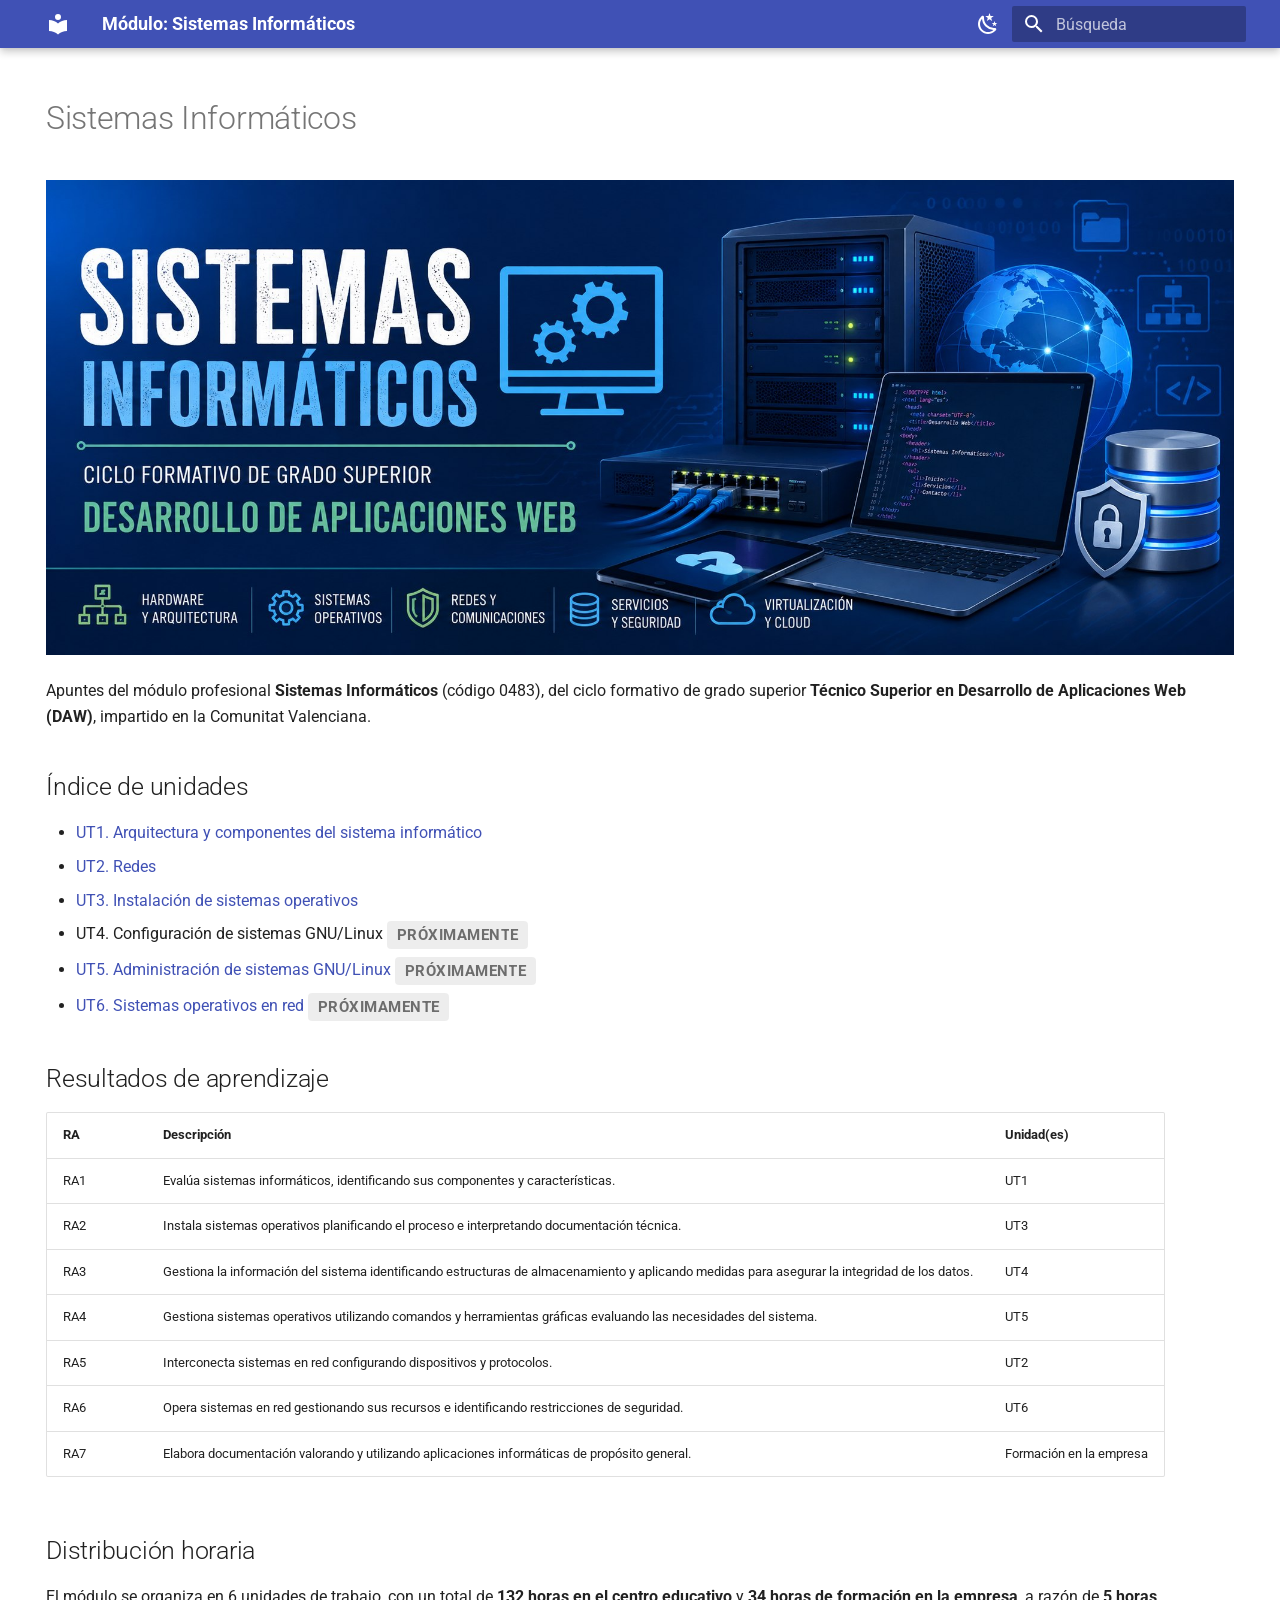
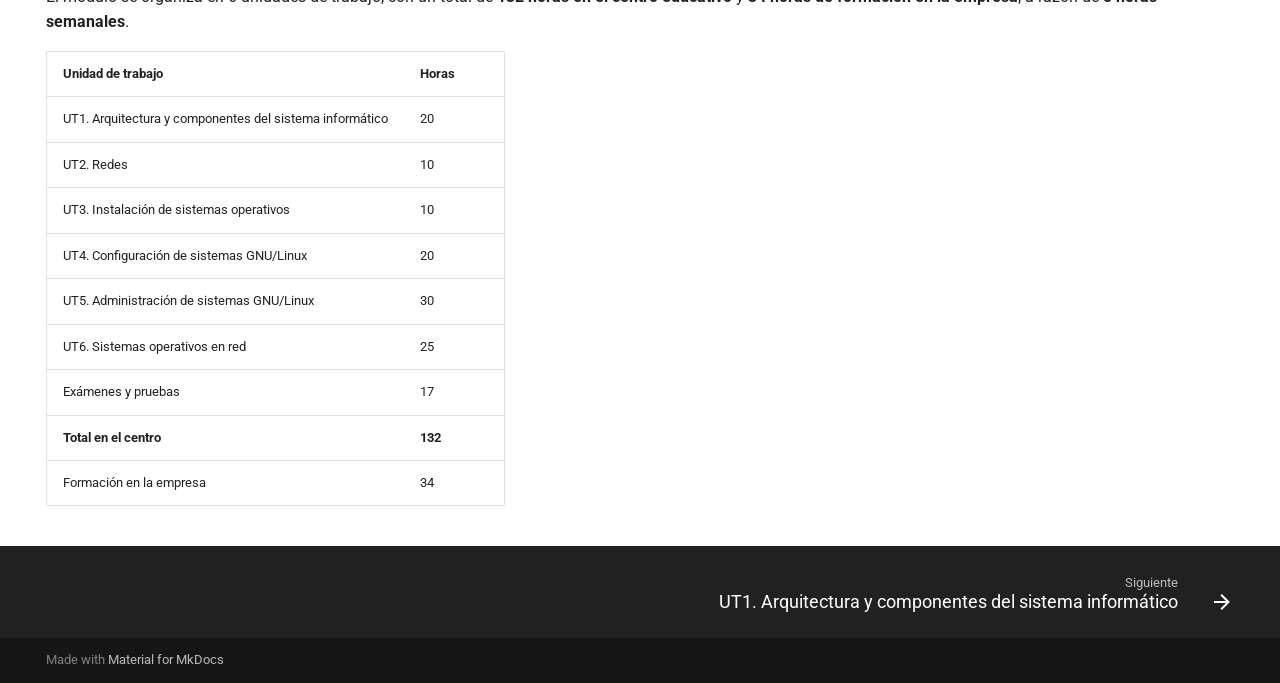
<file: index.html>
<!doctype html>
<html lang="es" class="no-js">
  <head>
    
      <meta charset="utf-8">
      <meta name="viewport" content="width=device-width,initial-scale=1">
      
        <meta name="description" content="Apuntes del módulo Sistemas Informáticos - CFGS Desarrollo de Aplicaciones Web">
      
      
        <meta name="author" content="Angela B. Serrano">
      
      
        <link rel="canonical" href="https://angelabserrano.github.io/sistemas-informaticos/">
      
      
      
        <link rel="next" href="ut1/">
      
      
        
      
      
      <link rel="icon" href="assets/images/favicon.png">
      <meta name="generator" content="mkdocs-1.6.1, mkdocs-material-9.8.2">
    
    
      
        <title>Módulo: Sistemas Informáticos</title>
      
    
    
      <link rel="stylesheet" href="assets/stylesheets/main.57a0d79d.min.css">
      
        
        <link rel="stylesheet" href="assets/stylesheets/palette.fb2fffe2.min.css">
      
      


    
    
      
    
    
      
        
        
        <link rel="preconnect" href="https://fonts.gstatic.com" crossorigin>
        <link rel="stylesheet" href="https://fonts.googleapis.com/css?family=Roboto:300,300i,400,400i,700,700i%7CRoboto+Mono:400,400i,700,700i&display=fallback">
        <style>:root{--md-text-font:"Roboto";--md-code-font:"Roboto Mono"}</style>
      
    
    
      <link rel="stylesheet" href="stylesheets/extra.css">
    
    <script>__md_scope=new URL(".",location),__md_hash=e=>[...e].reduce(((e,_)=>(e<<5)-e+_.charCodeAt(0)),0),__md_get=(e,_=localStorage,t=__md_scope)=>JSON.parse(_.getItem(t.pathname+"."+e)),__md_set=(e,_,t=localStorage,a=__md_scope)=>{try{t.setItem(a.pathname+"."+e,JSON.stringify(_))}catch(e){}}</script>
    
      

    
    
  </head>
  
  
    
    
      
    
    
    
    
    <body dir="ltr" data-md-color-scheme="default" data-md-color-primary="indigo" data-md-color-accent="deep-orange">
  
    
    <input class="md-toggle" data-md-toggle="drawer" type="checkbox" id="__drawer" autocomplete="off">
    <input class="md-toggle" data-md-toggle="search" type="checkbox" id="__search" autocomplete="off">
    <label class="md-overlay" for="__drawer"></label>
    <div data-md-component="skip">
      
        
        <a href="#sistemas-informaticos" class="md-skip">
          Saltar a contenido
        </a>
      
    </div>
    <div data-md-component="announce">
      
    </div>
    
    
      

  

<header class="md-header md-header--shadow" data-md-component="header">
  <nav class="md-header__inner md-grid" aria-label="Cabecera">
    <a href="." title="Módulo: Sistemas Informáticos" class="md-header__button md-logo" aria-label="Módulo: Sistemas Informáticos" data-md-component="logo">
      
  
  <svg xmlns="http://www.w3.org/2000/svg" viewBox="0 0 24 24"><path d="M12 8a3 3 0 0 0 3-3 3 3 0 0 0-3-3 3 3 0 0 0-3 3 3 3 0 0 0 3 3m0 3.54C9.64 9.35 6.5 8 3 8v11c3.5 0 6.64 1.35 9 3.54 2.36-2.19 5.5-3.54 9-3.54V8c-3.5 0-6.64 1.35-9 3.54"/></svg>

    </a>
    <label class="md-header__button md-icon" for="__drawer">
      
      <svg xmlns="http://www.w3.org/2000/svg" viewBox="0 0 24 24"><path d="M3 6h18v2H3zm0 5h18v2H3zm0 5h18v2H3z"/></svg>
    </label>
    <div class="md-header__title" data-md-component="header-title">
      <div class="md-header__ellipsis">
        <div class="md-header__topic">
          <span class="md-ellipsis">
            Módulo: Sistemas Informáticos
          </span>
        </div>
        <div class="md-header__topic" data-md-component="header-topic">
          <span class="md-ellipsis">
            
              Inicio
            
          </span>
        </div>
      </div>
    </div>
    
      
        <form class="md-header__option" data-md-component="palette">
  
    
    
    
    <input class="md-option" data-md-color-media="" data-md-color-scheme="default" data-md-color-primary="indigo" data-md-color-accent="deep-orange"  aria-label="Modo oscuro"  type="radio" name="__palette" id="__palette_0">
    
      <label class="md-header__button md-icon" title="Modo oscuro" for="__palette_1" hidden>
        <svg xmlns="http://www.w3.org/2000/svg" viewBox="0 0 24 24"><path d="m17.75 4.09-2.53 1.94.91 3.06-2.63-1.81-2.63 1.81.91-3.06-2.53-1.94L12.44 4l1.06-3 1.06 3zm3.5 6.91-1.64 1.25.59 1.98-1.7-1.17-1.7 1.17.59-1.98L15.75 11l2.06-.05L18.5 9l.69 1.95zm-2.28 4.95c.83-.08 1.72 1.1 1.19 1.85-.32.45-.66.87-1.08 1.27C15.17 23 8.84 23 4.94 19.07c-3.91-3.9-3.91-10.24 0-14.14.4-.4.82-.76 1.27-1.08.75-.53 1.93.36 1.85 1.19-.27 2.86.69 5.83 2.89 8.02a9.96 9.96 0 0 0 8.02 2.89m-1.64 2.02a12.08 12.08 0 0 1-7.8-3.47c-2.17-2.19-3.33-5-3.49-7.82-2.81 3.14-2.7 7.96.31 10.98 3.02 3.01 7.84 3.12 10.98.31"/></svg>
      </label>
    
  
    
    
    
    <input class="md-option" data-md-color-media="" data-md-color-scheme="slate" data-md-color-primary="indigo" data-md-color-accent="deep-orange"  aria-label="Modo claro"  type="radio" name="__palette" id="__palette_1">
    
      <label class="md-header__button md-icon" title="Modo claro" for="__palette_0" hidden>
        <svg xmlns="http://www.w3.org/2000/svg" viewBox="0 0 24 24"><path d="M12 7a5 5 0 0 1 5 5 5 5 0 0 1-5 5 5 5 0 0 1-5-5 5 5 0 0 1 5-5m0 2a3 3 0 0 0-3 3 3 3 0 0 0 3 3 3 3 0 0 0 3-3 3 3 0 0 0-3-3m0-7 2.39 3.42C13.65 5.15 12.84 5 12 5s-1.65.15-2.39.42zM3.34 7l4.16-.35A7.2 7.2 0 0 0 5.94 8.5c-.44.74-.69 1.5-.83 2.29zm.02 10 1.76-3.77a7.131 7.131 0 0 0 2.38 4.14zM20.65 7l-1.77 3.79a7.02 7.02 0 0 0-2.38-4.15zm-.01 10-4.14.36c.59-.51 1.12-1.14 1.54-1.86.42-.73.69-1.5.83-2.29zM12 22l-2.41-3.44c.74.27 1.55.44 2.41.44.82 0 1.63-.17 2.37-.44z"/></svg>
      </label>
    
  
</form>
      
    
    
      <script>var palette=__md_get("__palette");if(palette&&palette.color){if("(prefers-color-scheme)"===palette.color.media){var media=matchMedia("(prefers-color-scheme: light)"),input=document.querySelector(media.matches?"[data-md-color-media='(prefers-color-scheme: light)']":"[data-md-color-media='(prefers-color-scheme: dark)']");palette.color.media=input.getAttribute("data-md-color-media"),palette.color.scheme=input.getAttribute("data-md-color-scheme"),palette.color.primary=input.getAttribute("data-md-color-primary"),palette.color.accent=input.getAttribute("data-md-color-accent")}for(var[key,value]of Object.entries(palette.color))document.body.setAttribute("data-md-color-"+key,value)}</script>
    
    
    
      
      
        <label class="md-header__button md-icon" for="__search">
          
          <svg xmlns="http://www.w3.org/2000/svg" viewBox="0 0 24 24"><path d="M9.5 3A6.5 6.5 0 0 1 16 9.5c0 1.61-.59 3.09-1.56 4.23l.27.27h.79l5 5-1.5 1.5-5-5v-.79l-.27-.27A6.52 6.52 0 0 1 9.5 16 6.5 6.5 0 0 1 3 9.5 6.5 6.5 0 0 1 9.5 3m0 2C7 5 5 7 5 9.5S7 14 9.5 14 14 12 14 9.5 12 5 9.5 5"/></svg>
        </label>
        <div class="md-search" data-md-component="search" role="dialog">
  <label class="md-search__overlay" for="__search"></label>
  <div class="md-search__inner" role="search">
    <form class="md-search__form" name="search">
      <input type="text" class="md-search__input" name="query" aria-label="Búsqueda" placeholder="Búsqueda" autocapitalize="off" autocorrect="off" autocomplete="off" spellcheck="false" data-md-component="search-query" required>
      <label class="md-search__icon md-icon" for="__search">
        
        <svg xmlns="http://www.w3.org/2000/svg" viewBox="0 0 24 24"><path d="M9.5 3A6.5 6.5 0 0 1 16 9.5c0 1.61-.59 3.09-1.56 4.23l.27.27h.79l5 5-1.5 1.5-5-5v-.79l-.27-.27A6.52 6.52 0 0 1 9.5 16 6.5 6.5 0 0 1 3 9.5 6.5 6.5 0 0 1 9.5 3m0 2C7 5 5 7 5 9.5S7 14 9.5 14 14 12 14 9.5 12 5 9.5 5"/></svg>
        
        <svg xmlns="http://www.w3.org/2000/svg" viewBox="0 0 24 24"><path d="M20 11v2H8l5.5 5.5-1.42 1.42L4.16 12l7.92-7.92L13.5 5.5 8 11z"/></svg>
      </label>
      <nav class="md-search__options" aria-label="Buscar">
        
        <button type="reset" class="md-search__icon md-icon" title="Limpiar" aria-label="Limpiar" tabindex="-1">
          
          <svg xmlns="http://www.w3.org/2000/svg" viewBox="0 0 24 24"><path d="M19 6.41 17.59 5 12 10.59 6.41 5 5 6.41 10.59 12 5 17.59 6.41 19 12 13.41 17.59 19 19 17.59 13.41 12z"/></svg>
        </button>
      </nav>
      
        <div class="md-search__suggest" data-md-component="search-suggest"></div>
      
    </form>
    <div class="md-search__output">
      <div class="md-search__scrollwrap" tabindex="0" data-md-scrollfix>
        <div class="md-search-result" data-md-component="search-result">
          <div class="md-search-result__meta">
            Inicializando búsqueda
          </div>
          <ol class="md-search-result__list" role="presentation"></ol>
        </div>
      </div>
    </div>
  </div>
</div>
      
    
    
  </nav>
  
</header>
    
    <div class="md-container" data-md-component="container">
      
      
        
          
        
      
      <main class="md-main" data-md-component="main">
        <div class="md-main__inner md-grid">
          
            
              
                
              
              <div class="md-sidebar md-sidebar--primary" data-md-component="sidebar" data-md-type="navigation" hidden>
                <div class="md-sidebar__scrollwrap">
                  <div class="md-sidebar__inner">
                    



  

<nav class="md-nav md-nav--primary md-nav--integrated" aria-label="Navegación" data-md-level="0">
  <label class="md-nav__title" for="__drawer">
    <a href="." title="Módulo: Sistemas Informáticos" class="md-nav__button md-logo" aria-label="Módulo: Sistemas Informáticos" data-md-component="logo">
      
  
  <svg xmlns="http://www.w3.org/2000/svg" viewBox="0 0 24 24"><path d="M12 8a3 3 0 0 0 3-3 3 3 0 0 0-3-3 3 3 0 0 0-3 3 3 3 0 0 0 3 3m0 3.54C9.64 9.35 6.5 8 3 8v11c3.5 0 6.64 1.35 9 3.54 2.36-2.19 5.5-3.54 9-3.54V8c-3.5 0-6.64 1.35-9 3.54"/></svg>

    </a>
    Módulo: Sistemas Informáticos
  </label>
  
  <ul class="md-nav__list" data-md-scrollfix>
    
      
      
  
  
    
  
  
  
    <li class="md-nav__item md-nav__item--active">
      
      <input class="md-nav__toggle md-toggle" type="checkbox" id="__toc">
      
      
        
      
      
        <label class="md-nav__link md-nav__link--active" for="__toc">
          
  
  
  <span class="md-ellipsis">
    
  
    Inicio
  

    
  </span>
  
  

          <span class="md-nav__icon md-icon"></span>
        </label>
      
      <a href="." class="md-nav__link md-nav__link--active">
        
  
  
  <span class="md-ellipsis">
    
  
    Inicio
  

    
  </span>
  
  

      </a>
      
        

<nav class="md-nav md-nav--secondary" aria-label="Tabla de contenidos">
  
  
  
    
  
  
    <label class="md-nav__title" for="__toc">
      <span class="md-nav__icon md-icon"></span>
      Tabla de contenidos
    </label>
    <ul class="md-nav__list" data-md-component="toc" data-md-scrollfix>
      
        <li class="md-nav__item">
  <a href="#indice-de-unidades" class="md-nav__link">
    <span class="md-ellipsis">
      
        Índice de unidades
      
    </span>
  </a>
  
</li>
      
        <li class="md-nav__item">
  <a href="#resultados-de-aprendizaje" class="md-nav__link">
    <span class="md-ellipsis">
      
        Resultados de aprendizaje
      
    </span>
  </a>
  
</li>
      
        <li class="md-nav__item">
  <a href="#distribucion-horaria" class="md-nav__link">
    <span class="md-ellipsis">
      
        Distribución horaria
      
    </span>
  </a>
  
</li>
      
    </ul>
  
</nav>
      
    </li>
  

    
      
      
  
  
  
  
    <li class="md-nav__item">
      <a href="ut1/" class="md-nav__link">
        
  
  
  <span class="md-ellipsis">
    
  
    UT1. Arquitectura y componentes del sistema informático
  

    
  </span>
  
  

      </a>
    </li>
  

    
      
      
  
  
  
  
    <li class="md-nav__item">
      <a href="plantilla-ficha-tecnica/" class="md-nav__link">
        
  
  
  <span class="md-ellipsis">
    
  
    Plantilla: ficha técnica de un equipo
  

    
  </span>
  
  

      </a>
    </li>
  

    
      
      
  
  
  
  
    <li class="md-nav__item">
      <a href="guia-virtualbox/" class="md-nav__link">
        
  
  
  <span class="md-ellipsis">
    
  
    Guía: configuración de máquinas virtuales en VirtualBox
  

    
  </span>
  
  

      </a>
    </li>
  

    
      
      
  
  
  
  
    <li class="md-nav__item">
      <a href="ut2/" class="md-nav__link">
        
  
  
  <span class="md-ellipsis">
    
  
    UT2. Redes
  

    
  </span>
  
  

      </a>
    </li>
  

    
      
      
  
  
  
  
    <li class="md-nav__item">
      <a href="ut3/" class="md-nav__link">
        
  
  
  <span class="md-ellipsis">
    
  
    UT3. Instalación de sistemas operativos
  

    
  </span>
  
  

      </a>
    </li>
  

    
      
      
  
  
  
  
    <li class="md-nav__item">
      <a href="plantilla-informe-instalacion/" class="md-nav__link">
        
  
  
  <span class="md-ellipsis">
    
  
    Plantilla: informe técnico de instalación
  

    
  </span>
  
  

      </a>
    </li>
  

    
      
      
  
  
  
  
    <li class="md-nav__item">
      <a href="ut5/" class="md-nav__link">
        
  
  
  <span class="md-ellipsis">
    
  
    UT5. Administración de sistemas GNU/Linux
  

    
  </span>
  
  

      </a>
    </li>
  

    
      
      
  
  
  
  
    <li class="md-nav__item">
      <a href="ut6/" class="md-nav__link">
        
  
  
  <span class="md-ellipsis">
    
  
    UT6. Sistemas operativos en red
  

    
  </span>
  
  

      </a>
    </li>
  

    
  </ul>
</nav>
                  </div>
                </div>
              </div>
            
            
          
          
            <div class="md-content" data-md-component="content">
              
              <article class="md-content__inner md-typeset">
                
                  
  




<h1 id="sistemas-informaticos">Sistemas Informáticos<a class="headerlink" href="#sistemas-informaticos" title="Permanent link">&para;</a></h1>
<p><img alt="Sistemas Informáticos — Ciclo Formativo de Grado Superior Desarrollo de Aplicaciones Web: hardware y arquitectura, sistemas operativos, redes y comunicaciones, servicios y seguridad, virtualización y cloud" src="img/imagen_inicio.jpg" /></p>
<p>Apuntes del módulo profesional <strong>Sistemas Informáticos</strong> (código 0483), del ciclo formativo de grado superior <strong>Técnico Superior en Desarrollo de Aplicaciones Web (DAW)</strong>, impartido en la Comunitat Valenciana.</p>
<h2 id="indice-de-unidades">Índice de unidades<a class="headerlink" href="#indice-de-unidades" title="Permanent link">&para;</a></h2>
<ul>
<li><a href="ut1/">UT1. Arquitectura y componentes del sistema informático</a></li>
<li><a href="ut2/">UT2. Redes</a></li>
<li><a href="ut3/">UT3. Instalación de sistemas operativos</a></li>
<li>UT4. Configuración de sistemas GNU/Linux <span class="badge-proximamente">Próximamente</span></li>
<li><a href="ut5/">UT5. Administración de sistemas GNU/Linux</a> <span class="badge-proximamente">Próximamente</span></li>
<li><a href="ut6/">UT6. Sistemas operativos en red</a> <span class="badge-proximamente">Próximamente</span></li>
</ul>
<h2 id="resultados-de-aprendizaje">Resultados de aprendizaje<a class="headerlink" href="#resultados-de-aprendizaje" title="Permanent link">&para;</a></h2>
<table>
<thead>
<tr>
<th>RA</th>
<th>Descripción</th>
<th>Unidad(es)</th>
</tr>
</thead>
<tbody>
<tr>
<td>RA1</td>
<td>Evalúa sistemas informáticos, identificando sus componentes y características.</td>
<td>UT1</td>
</tr>
<tr>
<td>RA2</td>
<td>Instala sistemas operativos planificando el proceso e interpretando documentación técnica.</td>
<td>UT3</td>
</tr>
<tr>
<td>RA3</td>
<td>Gestiona la información del sistema identificando estructuras de almacenamiento y aplicando medidas para asegurar la integridad de los datos.</td>
<td>UT4</td>
</tr>
<tr>
<td>RA4</td>
<td>Gestiona sistemas operativos utilizando comandos y herramientas gráficas evaluando las necesidades del sistema.</td>
<td>UT5</td>
</tr>
<tr>
<td>RA5</td>
<td>Interconecta sistemas en red configurando dispositivos y protocolos.</td>
<td>UT2</td>
</tr>
<tr>
<td>RA6</td>
<td>Opera sistemas en red gestionando sus recursos e identificando restricciones de seguridad.</td>
<td>UT6</td>
</tr>
<tr>
<td>RA7</td>
<td>Elabora documentación valorando y utilizando aplicaciones informáticas de propósito general.</td>
<td>Formación en la empresa</td>
</tr>
</tbody>
</table>
<h2 id="distribucion-horaria">Distribución horaria<a class="headerlink" href="#distribucion-horaria" title="Permanent link">&para;</a></h2>
<p>El módulo se organiza en 6 unidades de trabajo, con un total de <strong>132 horas en el centro educativo</strong> y <strong>34 horas de formación en la empresa</strong>, a razón de <strong>5 horas semanales</strong>.</p>
<table>
<thead>
<tr>
<th>Unidad de trabajo</th>
<th>Horas</th>
</tr>
</thead>
<tbody>
<tr>
<td>UT1. Arquitectura y componentes del sistema informático</td>
<td>20</td>
</tr>
<tr>
<td>UT2. Redes</td>
<td>10</td>
</tr>
<tr>
<td>UT3. Instalación de sistemas operativos</td>
<td>10</td>
</tr>
<tr>
<td>UT4. Configuración de sistemas GNU/Linux</td>
<td>20</td>
</tr>
<tr>
<td>UT5. Administración de sistemas GNU/Linux</td>
<td>30</td>
</tr>
<tr>
<td>UT6. Sistemas operativos en red</td>
<td>25</td>
</tr>
<tr>
<td>Exámenes y pruebas</td>
<td>17</td>
</tr>
<tr>
<td><strong>Total en el centro</strong></td>
<td><strong>132</strong></td>
</tr>
<tr>
<td>Formación en la empresa</td>
<td>34</td>
</tr>
</tbody>
</table>







  
  




  



                
              </article>
            </div>
          
          
<script>var target=document.getElementById(location.hash.slice(1));target&&target.name&&(target.checked=target.name.startsWith("__tabbed_"))</script>
        </div>
        
          <button type="button" class="md-top md-icon" data-md-component="top" hidden>
  
  <svg xmlns="http://www.w3.org/2000/svg" viewBox="0 0 24 24"><path d="M13 20h-2V8l-5.5 5.5-1.42-1.42L12 4.16l7.92 7.92-1.42 1.42L13 8z"/></svg>
  Volver al principio
</button>
        
      </main>
      
        <footer class="md-footer">
  
    
      
        
      
      <nav class="md-footer__inner md-grid" aria-label="Pie" >
        
        
          
          <a href="ut1/" class="md-footer__link md-footer__link--next" aria-label="Siguiente: UT1. Arquitectura y componentes del sistema informático">
            <div class="md-footer__title">
              <span class="md-footer__direction">
                Siguiente
              </span>
              <div class="md-ellipsis">
                UT1. Arquitectura y componentes del sistema informático
              </div>
            </div>
            <div class="md-footer__button md-icon">
              
              <svg xmlns="http://www.w3.org/2000/svg" viewBox="0 0 24 24"><path d="M4 11v2h12l-5.5 5.5 1.42 1.42L19.84 12l-7.92-7.92L10.5 5.5 16 11z"/></svg>
            </div>
          </a>
        
      </nav>
    
  
  <div class="md-footer-meta md-typeset">
    <div class="md-footer-meta__inner md-grid">
      <div class="md-copyright">
  
  
    Made with
    <a href="https://squidfunk.github.io/mkdocs-material/" target="_blank" rel="noopener">
      Material for MkDocs
    </a>
  
</div>
      
    </div>
  </div>
</footer>
      
    </div>
    <div class="md-dialog" data-md-component="dialog">
      <div class="md-dialog__inner md-typeset"></div>
    </div>
    
    
    
      
      
      <script id="__config" type="application/json">{"annotate": null, "base": ".", "features": ["navigation.top", "navigation.footer", "search.highlight", "search.suggest", "content.code.copy", "toc.follow", "toc.integrate"], "search": "assets/javascripts/workers/search.a7633da7.min.js", "tags": null, "translations": {"clipboard.copied": "Copiado al portapapeles", "clipboard.copy": "Copiar al portapapeles", "search.result.more.one": "1 m\u00e1s en esta p\u00e1gina", "search.result.more.other": "# m\u00e1s en esta p\u00e1gina", "search.result.none": "No se encontraron documentos", "search.result.one": "1 documento encontrado", "search.result.other": "# documentos encontrados", "search.result.placeholder": "Teclee para comenzar b\u00fasqueda", "search.result.term.missing": "Falta", "select.version": "Seleccionar versi\u00f3n"}, "version": null}</script>
    
    
      <script src="assets/javascripts/bundle.a5f9d56c.min.js"></script>
      
    
  </body>
</html>
</file>
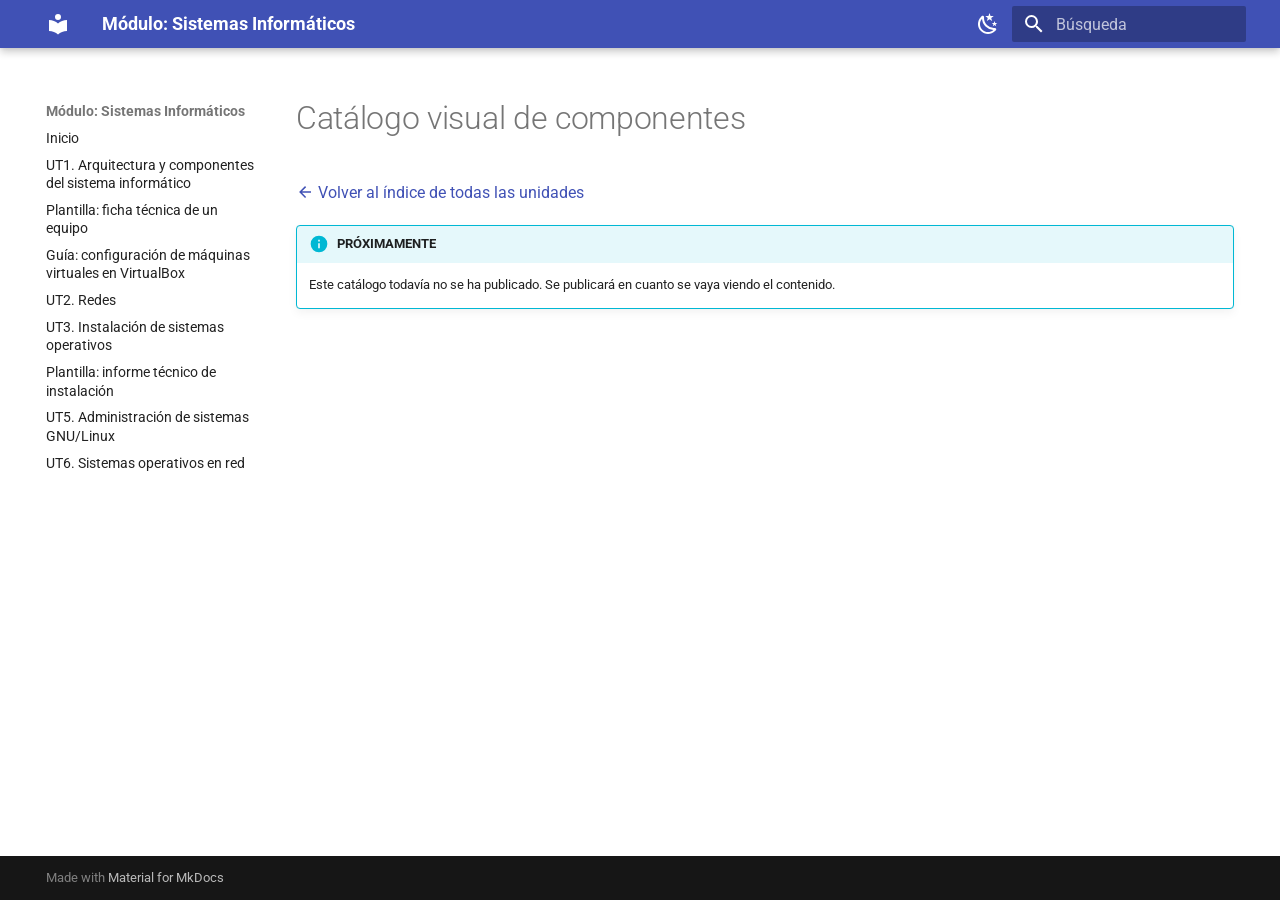
<file: catalogo-componentes/index.html>
<!doctype html>
<html lang="es" class="no-js">
  <head>
    
      <meta charset="utf-8">
      <meta name="viewport" content="width=device-width,initial-scale=1">
      
        <meta name="description" content="Apuntes del módulo Sistemas Informáticos - CFGS Desarrollo de Aplicaciones Web">
      
      
        <meta name="author" content="Angela B. Serrano">
      
      
        <link rel="canonical" href="https://angelabserrano.github.io/sistemas-informaticos/catalogo-componentes/">
      
      
      
      
        
      
      
      <link rel="icon" href="../assets/images/favicon.png">
      <meta name="generator" content="mkdocs-1.6.1, mkdocs-material-9.8.2">
    
    
      
        <title>Catálogo visual de componentes - Módulo: Sistemas Informáticos</title>
      
    
    
      <link rel="stylesheet" href="../assets/stylesheets/main.57a0d79d.min.css">
      
        
        <link rel="stylesheet" href="../assets/stylesheets/palette.fb2fffe2.min.css">
      
      


    
    
      
    
    
      
        
        
        <link rel="preconnect" href="https://fonts.gstatic.com" crossorigin>
        <link rel="stylesheet" href="https://fonts.googleapis.com/css?family=Roboto:300,300i,400,400i,700,700i%7CRoboto+Mono:400,400i,700,700i&display=fallback">
        <style>:root{--md-text-font:"Roboto";--md-code-font:"Roboto Mono"}</style>
      
    
    
      <link rel="stylesheet" href="../stylesheets/extra.css">
    
    <script>__md_scope=new URL("..",location),__md_hash=e=>[...e].reduce(((e,_)=>(e<<5)-e+_.charCodeAt(0)),0),__md_get=(e,_=localStorage,t=__md_scope)=>JSON.parse(_.getItem(t.pathname+"."+e)),__md_set=(e,_,t=localStorage,a=__md_scope)=>{try{t.setItem(a.pathname+"."+e,JSON.stringify(_))}catch(e){}}</script>
    
      

    
    
  </head>
  
  
    
    
      
    
    
    
    
    <body dir="ltr" data-md-color-scheme="default" data-md-color-primary="indigo" data-md-color-accent="deep-orange">
  
    
    <input class="md-toggle" data-md-toggle="drawer" type="checkbox" id="__drawer" autocomplete="off">
    <input class="md-toggle" data-md-toggle="search" type="checkbox" id="__search" autocomplete="off">
    <label class="md-overlay" for="__drawer"></label>
    <div data-md-component="skip">
      
        
        <a href="#catalogo-visual-de-componentes" class="md-skip">
          Saltar a contenido
        </a>
      
    </div>
    <div data-md-component="announce">
      
    </div>
    
    
      

  

<header class="md-header md-header--shadow" data-md-component="header">
  <nav class="md-header__inner md-grid" aria-label="Cabecera">
    <a href=".." title="Módulo: Sistemas Informáticos" class="md-header__button md-logo" aria-label="Módulo: Sistemas Informáticos" data-md-component="logo">
      
  
  <svg xmlns="http://www.w3.org/2000/svg" viewBox="0 0 24 24"><path d="M12 8a3 3 0 0 0 3-3 3 3 0 0 0-3-3 3 3 0 0 0-3 3 3 3 0 0 0 3 3m0 3.54C9.64 9.35 6.5 8 3 8v11c3.5 0 6.64 1.35 9 3.54 2.36-2.19 5.5-3.54 9-3.54V8c-3.5 0-6.64 1.35-9 3.54"/></svg>

    </a>
    <label class="md-header__button md-icon" for="__drawer">
      
      <svg xmlns="http://www.w3.org/2000/svg" viewBox="0 0 24 24"><path d="M3 6h18v2H3zm0 5h18v2H3zm0 5h18v2H3z"/></svg>
    </label>
    <div class="md-header__title" data-md-component="header-title">
      <div class="md-header__ellipsis">
        <div class="md-header__topic">
          <span class="md-ellipsis">
            Módulo: Sistemas Informáticos
          </span>
        </div>
        <div class="md-header__topic" data-md-component="header-topic">
          <span class="md-ellipsis">
            
              Catálogo visual de componentes
            
          </span>
        </div>
      </div>
    </div>
    
      
        <form class="md-header__option" data-md-component="palette">
  
    
    
    
    <input class="md-option" data-md-color-media="" data-md-color-scheme="default" data-md-color-primary="indigo" data-md-color-accent="deep-orange"  aria-label="Modo oscuro"  type="radio" name="__palette" id="__palette_0">
    
      <label class="md-header__button md-icon" title="Modo oscuro" for="__palette_1" hidden>
        <svg xmlns="http://www.w3.org/2000/svg" viewBox="0 0 24 24"><path d="m17.75 4.09-2.53 1.94.91 3.06-2.63-1.81-2.63 1.81.91-3.06-2.53-1.94L12.44 4l1.06-3 1.06 3zm3.5 6.91-1.64 1.25.59 1.98-1.7-1.17-1.7 1.17.59-1.98L15.75 11l2.06-.05L18.5 9l.69 1.95zm-2.28 4.95c.83-.08 1.72 1.1 1.19 1.85-.32.45-.66.87-1.08 1.27C15.17 23 8.84 23 4.94 19.07c-3.91-3.9-3.91-10.24 0-14.14.4-.4.82-.76 1.27-1.08.75-.53 1.93.36 1.85 1.19-.27 2.86.69 5.83 2.89 8.02a9.96 9.96 0 0 0 8.02 2.89m-1.64 2.02a12.08 12.08 0 0 1-7.8-3.47c-2.17-2.19-3.33-5-3.49-7.82-2.81 3.14-2.7 7.96.31 10.98 3.02 3.01 7.84 3.12 10.98.31"/></svg>
      </label>
    
  
    
    
    
    <input class="md-option" data-md-color-media="" data-md-color-scheme="slate" data-md-color-primary="indigo" data-md-color-accent="deep-orange"  aria-label="Modo claro"  type="radio" name="__palette" id="__palette_1">
    
      <label class="md-header__button md-icon" title="Modo claro" for="__palette_0" hidden>
        <svg xmlns="http://www.w3.org/2000/svg" viewBox="0 0 24 24"><path d="M12 7a5 5 0 0 1 5 5 5 5 0 0 1-5 5 5 5 0 0 1-5-5 5 5 0 0 1 5-5m0 2a3 3 0 0 0-3 3 3 3 0 0 0 3 3 3 3 0 0 0 3-3 3 3 0 0 0-3-3m0-7 2.39 3.42C13.65 5.15 12.84 5 12 5s-1.65.15-2.39.42zM3.34 7l4.16-.35A7.2 7.2 0 0 0 5.94 8.5c-.44.74-.69 1.5-.83 2.29zm.02 10 1.76-3.77a7.131 7.131 0 0 0 2.38 4.14zM20.65 7l-1.77 3.79a7.02 7.02 0 0 0-2.38-4.15zm-.01 10-4.14.36c.59-.51 1.12-1.14 1.54-1.86.42-.73.69-1.5.83-2.29zM12 22l-2.41-3.44c.74.27 1.55.44 2.41.44.82 0 1.63-.17 2.37-.44z"/></svg>
      </label>
    
  
</form>
      
    
    
      <script>var palette=__md_get("__palette");if(palette&&palette.color){if("(prefers-color-scheme)"===palette.color.media){var media=matchMedia("(prefers-color-scheme: light)"),input=document.querySelector(media.matches?"[data-md-color-media='(prefers-color-scheme: light)']":"[data-md-color-media='(prefers-color-scheme: dark)']");palette.color.media=input.getAttribute("data-md-color-media"),palette.color.scheme=input.getAttribute("data-md-color-scheme"),palette.color.primary=input.getAttribute("data-md-color-primary"),palette.color.accent=input.getAttribute("data-md-color-accent")}for(var[key,value]of Object.entries(palette.color))document.body.setAttribute("data-md-color-"+key,value)}</script>
    
    
    
      
      
        <label class="md-header__button md-icon" for="__search">
          
          <svg xmlns="http://www.w3.org/2000/svg" viewBox="0 0 24 24"><path d="M9.5 3A6.5 6.5 0 0 1 16 9.5c0 1.61-.59 3.09-1.56 4.23l.27.27h.79l5 5-1.5 1.5-5-5v-.79l-.27-.27A6.52 6.52 0 0 1 9.5 16 6.5 6.5 0 0 1 3 9.5 6.5 6.5 0 0 1 9.5 3m0 2C7 5 5 7 5 9.5S7 14 9.5 14 14 12 14 9.5 12 5 9.5 5"/></svg>
        </label>
        <div class="md-search" data-md-component="search" role="dialog">
  <label class="md-search__overlay" for="__search"></label>
  <div class="md-search__inner" role="search">
    <form class="md-search__form" name="search">
      <input type="text" class="md-search__input" name="query" aria-label="Búsqueda" placeholder="Búsqueda" autocapitalize="off" autocorrect="off" autocomplete="off" spellcheck="false" data-md-component="search-query" required>
      <label class="md-search__icon md-icon" for="__search">
        
        <svg xmlns="http://www.w3.org/2000/svg" viewBox="0 0 24 24"><path d="M9.5 3A6.5 6.5 0 0 1 16 9.5c0 1.61-.59 3.09-1.56 4.23l.27.27h.79l5 5-1.5 1.5-5-5v-.79l-.27-.27A6.52 6.52 0 0 1 9.5 16 6.5 6.5 0 0 1 3 9.5 6.5 6.5 0 0 1 9.5 3m0 2C7 5 5 7 5 9.5S7 14 9.5 14 14 12 14 9.5 12 5 9.5 5"/></svg>
        
        <svg xmlns="http://www.w3.org/2000/svg" viewBox="0 0 24 24"><path d="M20 11v2H8l5.5 5.5-1.42 1.42L4.16 12l7.92-7.92L13.5 5.5 8 11z"/></svg>
      </label>
      <nav class="md-search__options" aria-label="Buscar">
        
        <button type="reset" class="md-search__icon md-icon" title="Limpiar" aria-label="Limpiar" tabindex="-1">
          
          <svg xmlns="http://www.w3.org/2000/svg" viewBox="0 0 24 24"><path d="M19 6.41 17.59 5 12 10.59 6.41 5 5 6.41 10.59 12 5 17.59 6.41 19 12 13.41 17.59 19 19 17.59 13.41 12z"/></svg>
        </button>
      </nav>
      
        <div class="md-search__suggest" data-md-component="search-suggest"></div>
      
    </form>
    <div class="md-search__output">
      <div class="md-search__scrollwrap" tabindex="0" data-md-scrollfix>
        <div class="md-search-result" data-md-component="search-result">
          <div class="md-search-result__meta">
            Inicializando búsqueda
          </div>
          <ol class="md-search-result__list" role="presentation"></ol>
        </div>
      </div>
    </div>
  </div>
</div>
      
    
    
  </nav>
  
</header>
    
    <div class="md-container" data-md-component="container">
      
      
        
          
        
      
      <main class="md-main" data-md-component="main">
        <div class="md-main__inner md-grid">
          
            
              
              <div class="md-sidebar md-sidebar--primary" data-md-component="sidebar" data-md-type="navigation" >
                <div class="md-sidebar__scrollwrap">
                  <div class="md-sidebar__inner">
                    



  

<nav class="md-nav md-nav--primary md-nav--integrated" aria-label="Navegación" data-md-level="0">
  <label class="md-nav__title" for="__drawer">
    <a href=".." title="Módulo: Sistemas Informáticos" class="md-nav__button md-logo" aria-label="Módulo: Sistemas Informáticos" data-md-component="logo">
      
  
  <svg xmlns="http://www.w3.org/2000/svg" viewBox="0 0 24 24"><path d="M12 8a3 3 0 0 0 3-3 3 3 0 0 0-3-3 3 3 0 0 0-3 3 3 3 0 0 0 3 3m0 3.54C9.64 9.35 6.5 8 3 8v11c3.5 0 6.64 1.35 9 3.54 2.36-2.19 5.5-3.54 9-3.54V8c-3.5 0-6.64 1.35-9 3.54"/></svg>

    </a>
    Módulo: Sistemas Informáticos
  </label>
  
  <ul class="md-nav__list" data-md-scrollfix>
    
      
      
  
  
  
  
    <li class="md-nav__item">
      <a href=".." class="md-nav__link">
        
  
  
  <span class="md-ellipsis">
    
  
    Inicio
  

    
  </span>
  
  

      </a>
    </li>
  

    
      
      
  
  
  
  
    <li class="md-nav__item">
      <a href="../ut1/" class="md-nav__link">
        
  
  
  <span class="md-ellipsis">
    
  
    UT1. Arquitectura y componentes del sistema informático
  

    
  </span>
  
  

      </a>
    </li>
  

    
      
      
  
  
  
  
    <li class="md-nav__item">
      <a href="../plantilla-ficha-tecnica/" class="md-nav__link">
        
  
  
  <span class="md-ellipsis">
    
  
    Plantilla: ficha técnica de un equipo
  

    
  </span>
  
  

      </a>
    </li>
  

    
      
      
  
  
  
  
    <li class="md-nav__item">
      <a href="../guia-virtualbox/" class="md-nav__link">
        
  
  
  <span class="md-ellipsis">
    
  
    Guía: configuración de máquinas virtuales en VirtualBox
  

    
  </span>
  
  

      </a>
    </li>
  

    
      
      
  
  
  
  
    <li class="md-nav__item">
      <a href="../ut2/" class="md-nav__link">
        
  
  
  <span class="md-ellipsis">
    
  
    UT2. Redes
  

    
  </span>
  
  

      </a>
    </li>
  

    
      
      
  
  
  
  
    <li class="md-nav__item">
      <a href="../ut3/" class="md-nav__link">
        
  
  
  <span class="md-ellipsis">
    
  
    UT3. Instalación de sistemas operativos
  

    
  </span>
  
  

      </a>
    </li>
  

    
      
      
  
  
  
  
    <li class="md-nav__item">
      <a href="../plantilla-informe-instalacion/" class="md-nav__link">
        
  
  
  <span class="md-ellipsis">
    
  
    Plantilla: informe técnico de instalación
  

    
  </span>
  
  

      </a>
    </li>
  

    
      
      
  
  
  
  
    <li class="md-nav__item">
      <a href="../ut5/" class="md-nav__link">
        
  
  
  <span class="md-ellipsis">
    
  
    UT5. Administración de sistemas GNU/Linux
  

    
  </span>
  
  

      </a>
    </li>
  

    
      
      
  
  
  
  
    <li class="md-nav__item">
      <a href="../ut6/" class="md-nav__link">
        
  
  
  <span class="md-ellipsis">
    
  
    UT6. Sistemas operativos en red
  

    
  </span>
  
  

      </a>
    </li>
  

    
  </ul>
</nav>
                  </div>
                </div>
              </div>
            
            
          
          
            <div class="md-content" data-md-component="content">
              
              <article class="md-content__inner md-typeset">
                
                  



<h1 id="catalogo-visual-de-componentes">Catálogo visual de componentes<a class="headerlink" href="#catalogo-visual-de-componentes" title="Permanent link">&para;</a></h1>
<p><a href="../"><span class="twemoji"><svg xmlns="http://www.w3.org/2000/svg" viewBox="0 0 24 24"><path d="M20 11v2H8l5.5 5.5-1.42 1.42L4.16 12l7.92-7.92L13.5 5.5 8 11z"/></svg></span> Volver al índice de todas las unidades</a></p>
<div class="admonition info">
<p class="admonition-title">PRÓXIMAMENTE</p>
<p>Este catálogo todavía no se ha publicado. Se publicará en cuanto se vaya viendo el contenido.</p>
</div>












                
              </article>
            </div>
          
          
<script>var target=document.getElementById(location.hash.slice(1));target&&target.name&&(target.checked=target.name.startsWith("__tabbed_"))</script>
        </div>
        
          <button type="button" class="md-top md-icon" data-md-component="top" hidden>
  
  <svg xmlns="http://www.w3.org/2000/svg" viewBox="0 0 24 24"><path d="M13 20h-2V8l-5.5 5.5-1.42-1.42L12 4.16l7.92 7.92-1.42 1.42L13 8z"/></svg>
  Volver al principio
</button>
        
      </main>
      
        <footer class="md-footer">
  
    
  
  <div class="md-footer-meta md-typeset">
    <div class="md-footer-meta__inner md-grid">
      <div class="md-copyright">
  
  
    Made with
    <a href="https://squidfunk.github.io/mkdocs-material/" target="_blank" rel="noopener">
      Material for MkDocs
    </a>
  
</div>
      
    </div>
  </div>
</footer>
      
    </div>
    <div class="md-dialog" data-md-component="dialog">
      <div class="md-dialog__inner md-typeset"></div>
    </div>
    
    
    
      
      
      <script id="__config" type="application/json">{"annotate": null, "base": "..", "features": ["navigation.top", "navigation.footer", "search.highlight", "search.suggest", "content.code.copy", "toc.follow", "toc.integrate"], "search": "../assets/javascripts/workers/search.a7633da7.min.js", "tags": null, "translations": {"clipboard.copied": "Copiado al portapapeles", "clipboard.copy": "Copiar al portapapeles", "search.result.more.one": "1 m\u00e1s en esta p\u00e1gina", "search.result.more.other": "# m\u00e1s en esta p\u00e1gina", "search.result.none": "No se encontraron documentos", "search.result.one": "1 documento encontrado", "search.result.other": "# documentos encontrados", "search.result.placeholder": "Teclee para comenzar b\u00fasqueda", "search.result.term.missing": "Falta", "select.version": "Seleccionar versi\u00f3n"}, "version": null}</script>
    
    
      <script src="../assets/javascripts/bundle.a5f9d56c.min.js"></script>
      
    
  </body>
</html>
</file>
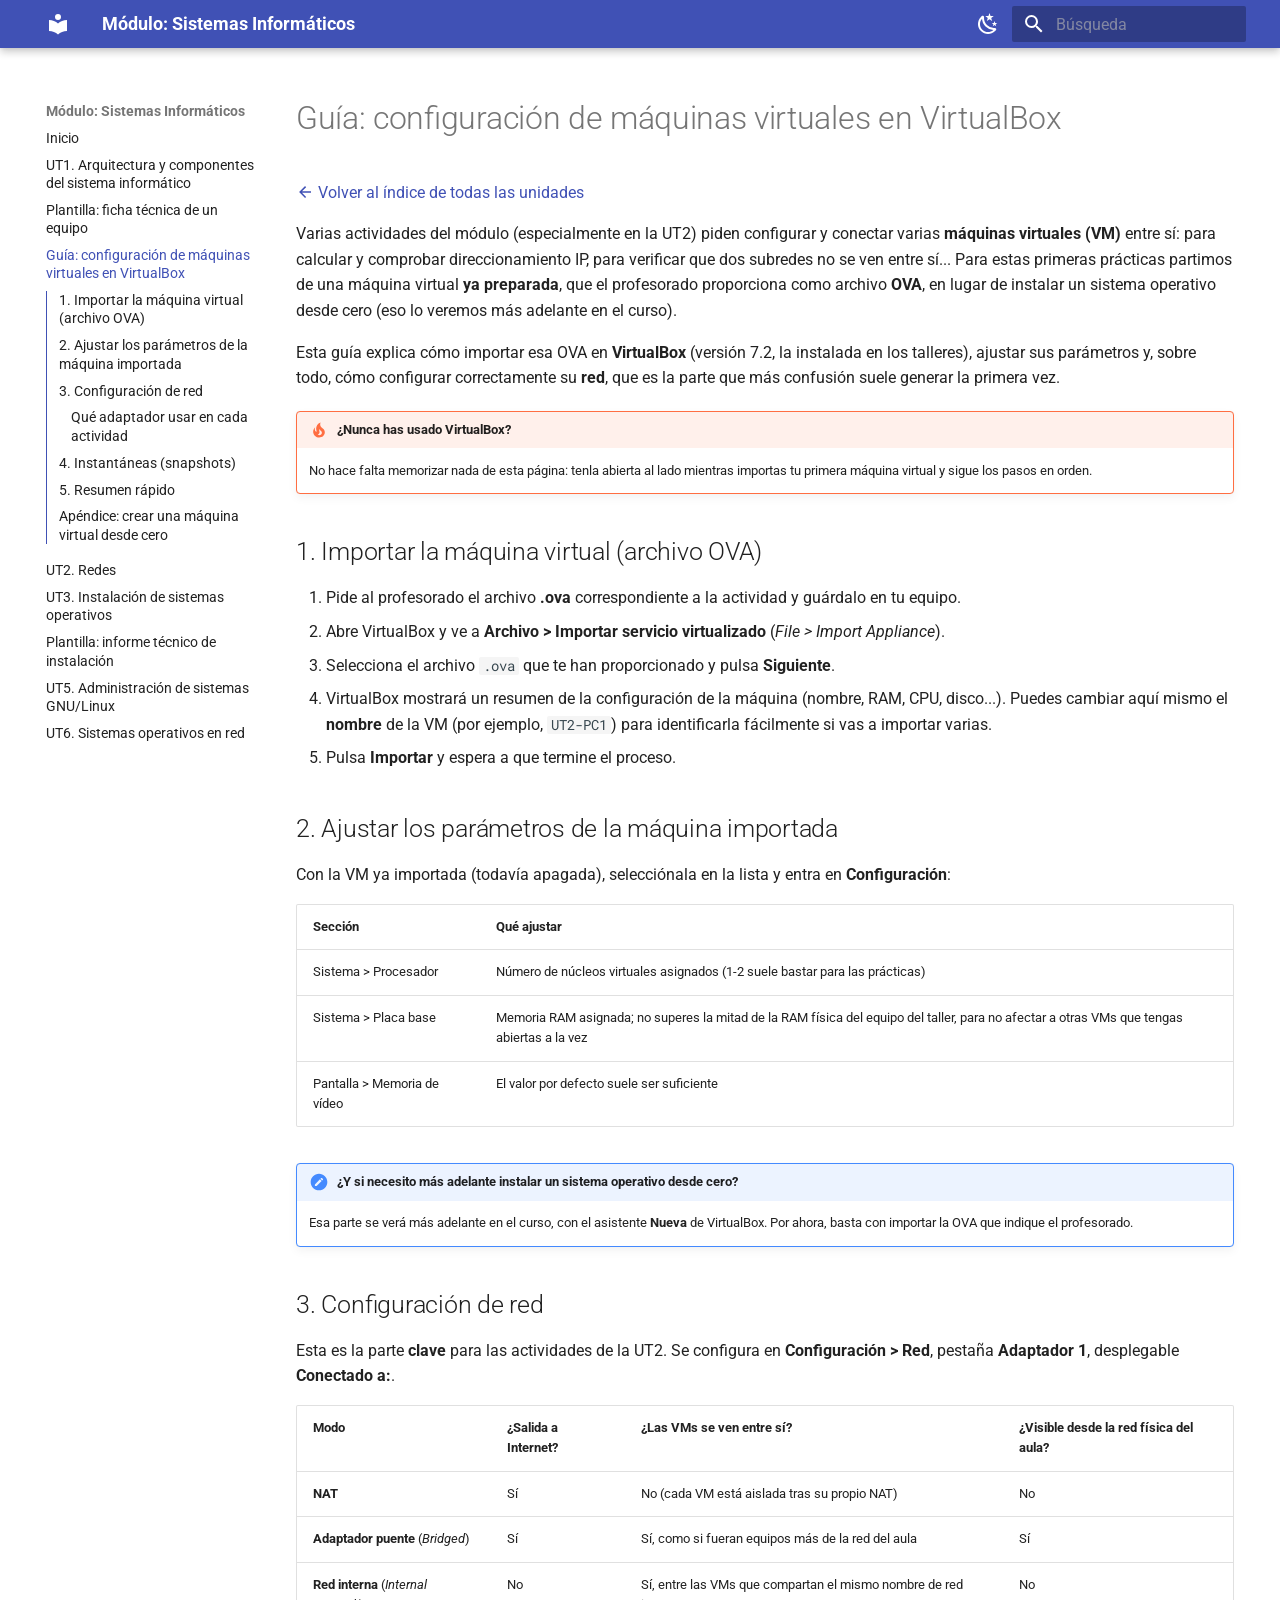
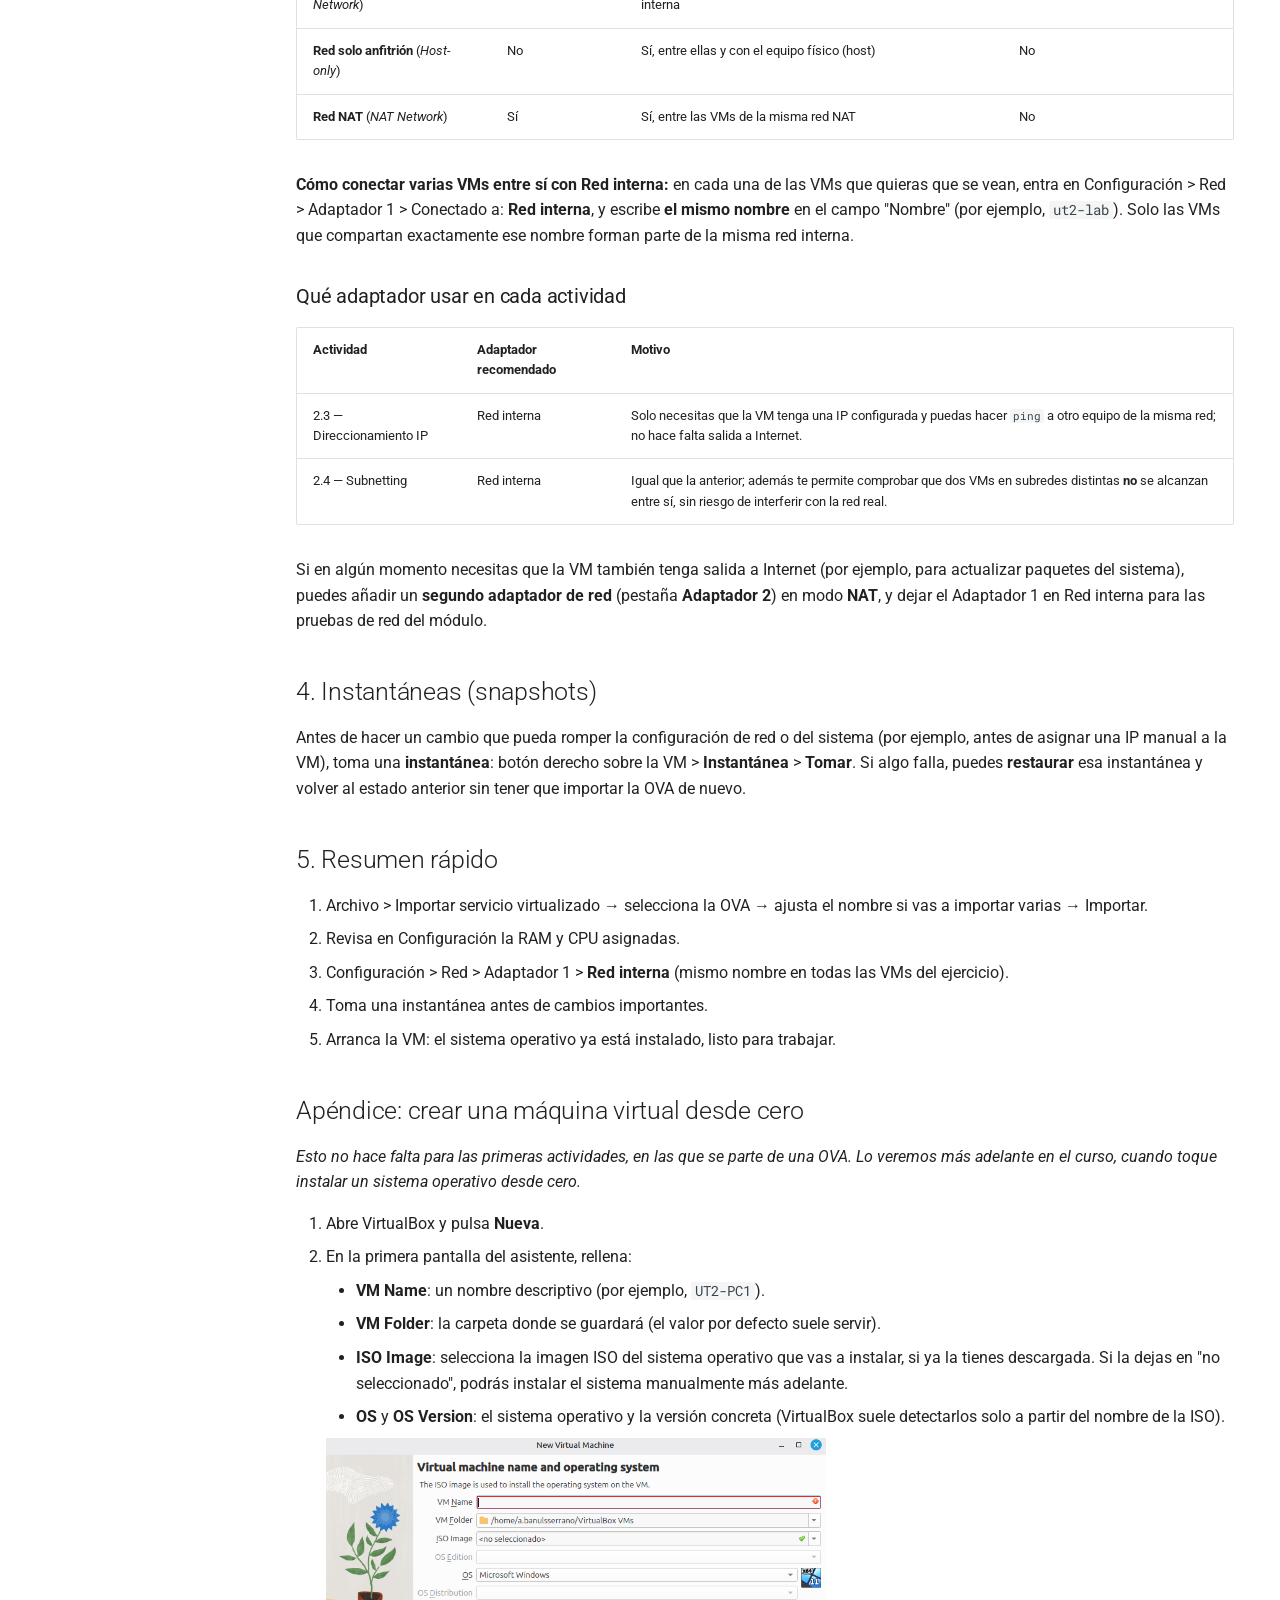
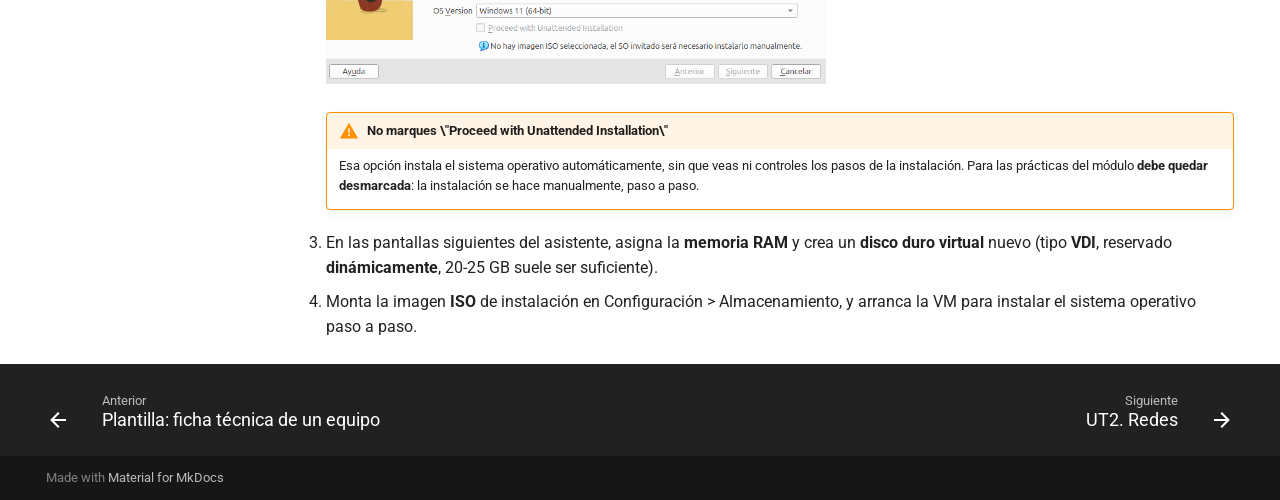
<file: guia-virtualbox/index.html>
<!doctype html>
<html lang="es" class="no-js">
  <head>
    
      <meta charset="utf-8">
      <meta name="viewport" content="width=device-width,initial-scale=1">
      
        <meta name="description" content="Apuntes del módulo Sistemas Informáticos - CFGS Desarrollo de Aplicaciones Web">
      
      
        <meta name="author" content="Angela B. Serrano">
      
      
        <link rel="canonical" href="https://angelabserrano.github.io/sistemas-informaticos/guia-virtualbox/">
      
      
        <link rel="prev" href="../plantilla-ficha-tecnica/">
      
      
        <link rel="next" href="../ut2/">
      
      
        
      
      
      <link rel="icon" href="../assets/images/favicon.png">
      <meta name="generator" content="mkdocs-1.6.1, mkdocs-material-9.8.2">
    
    
      
        <title>Guía: configuración de máquinas virtuales en VirtualBox - Módulo: Sistemas Informáticos</title>
      
    
    
      <link rel="stylesheet" href="../assets/stylesheets/main.57a0d79d.min.css">
      
        
        <link rel="stylesheet" href="../assets/stylesheets/palette.fb2fffe2.min.css">
      
      


    
    
      
    
    
      
        
        
        <link rel="preconnect" href="https://fonts.gstatic.com" crossorigin>
        <link rel="stylesheet" href="https://fonts.googleapis.com/css?family=Roboto:300,300i,400,400i,700,700i%7CRoboto+Mono:400,400i,700,700i&display=fallback">
        <style>:root{--md-text-font:"Roboto";--md-code-font:"Roboto Mono"}</style>
      
    
    
      <link rel="stylesheet" href="../stylesheets/extra.css">
    
    <script>__md_scope=new URL("..",location),__md_hash=e=>[...e].reduce(((e,_)=>(e<<5)-e+_.charCodeAt(0)),0),__md_get=(e,_=localStorage,t=__md_scope)=>JSON.parse(_.getItem(t.pathname+"."+e)),__md_set=(e,_,t=localStorage,a=__md_scope)=>{try{t.setItem(a.pathname+"."+e,JSON.stringify(_))}catch(e){}}</script>
    
      

    
    
  </head>
  
  
    
    
      
    
    
    
    
    <body dir="ltr" data-md-color-scheme="default" data-md-color-primary="indigo" data-md-color-accent="deep-orange">
  
    
    <input class="md-toggle" data-md-toggle="drawer" type="checkbox" id="__drawer" autocomplete="off">
    <input class="md-toggle" data-md-toggle="search" type="checkbox" id="__search" autocomplete="off">
    <label class="md-overlay" for="__drawer"></label>
    <div data-md-component="skip">
      
        
        <a href="#guia-configuracion-de-maquinas-virtuales-en-virtualbox" class="md-skip">
          Saltar a contenido
        </a>
      
    </div>
    <div data-md-component="announce">
      
    </div>
    
    
      

  

<header class="md-header md-header--shadow" data-md-component="header">
  <nav class="md-header__inner md-grid" aria-label="Cabecera">
    <a href=".." title="Módulo: Sistemas Informáticos" class="md-header__button md-logo" aria-label="Módulo: Sistemas Informáticos" data-md-component="logo">
      
  
  <svg xmlns="http://www.w3.org/2000/svg" viewBox="0 0 24 24"><path d="M12 8a3 3 0 0 0 3-3 3 3 0 0 0-3-3 3 3 0 0 0-3 3 3 3 0 0 0 3 3m0 3.54C9.64 9.35 6.5 8 3 8v11c3.5 0 6.64 1.35 9 3.54 2.36-2.19 5.5-3.54 9-3.54V8c-3.5 0-6.64 1.35-9 3.54"/></svg>

    </a>
    <label class="md-header__button md-icon" for="__drawer">
      
      <svg xmlns="http://www.w3.org/2000/svg" viewBox="0 0 24 24"><path d="M3 6h18v2H3zm0 5h18v2H3zm0 5h18v2H3z"/></svg>
    </label>
    <div class="md-header__title" data-md-component="header-title">
      <div class="md-header__ellipsis">
        <div class="md-header__topic">
          <span class="md-ellipsis">
            Módulo: Sistemas Informáticos
          </span>
        </div>
        <div class="md-header__topic" data-md-component="header-topic">
          <span class="md-ellipsis">
            
              Guía: configuración de máquinas virtuales en VirtualBox
            
          </span>
        </div>
      </div>
    </div>
    
      
        <form class="md-header__option" data-md-component="palette">
  
    
    
    
    <input class="md-option" data-md-color-media="" data-md-color-scheme="default" data-md-color-primary="indigo" data-md-color-accent="deep-orange"  aria-label="Modo oscuro"  type="radio" name="__palette" id="__palette_0">
    
      <label class="md-header__button md-icon" title="Modo oscuro" for="__palette_1" hidden>
        <svg xmlns="http://www.w3.org/2000/svg" viewBox="0 0 24 24"><path d="m17.75 4.09-2.53 1.94.91 3.06-2.63-1.81-2.63 1.81.91-3.06-2.53-1.94L12.44 4l1.06-3 1.06 3zm3.5 6.91-1.64 1.25.59 1.98-1.7-1.17-1.7 1.17.59-1.98L15.75 11l2.06-.05L18.5 9l.69 1.95zm-2.28 4.95c.83-.08 1.72 1.1 1.19 1.85-.32.45-.66.87-1.08 1.27C15.17 23 8.84 23 4.94 19.07c-3.91-3.9-3.91-10.24 0-14.14.4-.4.82-.76 1.27-1.08.75-.53 1.93.36 1.85 1.19-.27 2.86.69 5.83 2.89 8.02a9.96 9.96 0 0 0 8.02 2.89m-1.64 2.02a12.08 12.08 0 0 1-7.8-3.47c-2.17-2.19-3.33-5-3.49-7.82-2.81 3.14-2.7 7.96.31 10.98 3.02 3.01 7.84 3.12 10.98.31"/></svg>
      </label>
    
  
    
    
    
    <input class="md-option" data-md-color-media="" data-md-color-scheme="slate" data-md-color-primary="indigo" data-md-color-accent="deep-orange"  aria-label="Modo claro"  type="radio" name="__palette" id="__palette_1">
    
      <label class="md-header__button md-icon" title="Modo claro" for="__palette_0" hidden>
        <svg xmlns="http://www.w3.org/2000/svg" viewBox="0 0 24 24"><path d="M12 7a5 5 0 0 1 5 5 5 5 0 0 1-5 5 5 5 0 0 1-5-5 5 5 0 0 1 5-5m0 2a3 3 0 0 0-3 3 3 3 0 0 0 3 3 3 3 0 0 0 3-3 3 3 0 0 0-3-3m0-7 2.39 3.42C13.65 5.15 12.84 5 12 5s-1.65.15-2.39.42zM3.34 7l4.16-.35A7.2 7.2 0 0 0 5.94 8.5c-.44.74-.69 1.5-.83 2.29zm.02 10 1.76-3.77a7.131 7.131 0 0 0 2.38 4.14zM20.65 7l-1.77 3.79a7.02 7.02 0 0 0-2.38-4.15zm-.01 10-4.14.36c.59-.51 1.12-1.14 1.54-1.86.42-.73.69-1.5.83-2.29zM12 22l-2.41-3.44c.74.27 1.55.44 2.41.44.82 0 1.63-.17 2.37-.44z"/></svg>
      </label>
    
  
</form>
      
    
    
      <script>var palette=__md_get("__palette");if(palette&&palette.color){if("(prefers-color-scheme)"===palette.color.media){var media=matchMedia("(prefers-color-scheme: light)"),input=document.querySelector(media.matches?"[data-md-color-media='(prefers-color-scheme: light)']":"[data-md-color-media='(prefers-color-scheme: dark)']");palette.color.media=input.getAttribute("data-md-color-media"),palette.color.scheme=input.getAttribute("data-md-color-scheme"),palette.color.primary=input.getAttribute("data-md-color-primary"),palette.color.accent=input.getAttribute("data-md-color-accent")}for(var[key,value]of Object.entries(palette.color))document.body.setAttribute("data-md-color-"+key,value)}</script>
    
    
    
      
      
        <label class="md-header__button md-icon" for="__search">
          
          <svg xmlns="http://www.w3.org/2000/svg" viewBox="0 0 24 24"><path d="M9.5 3A6.5 6.5 0 0 1 16 9.5c0 1.61-.59 3.09-1.56 4.23l.27.27h.79l5 5-1.5 1.5-5-5v-.79l-.27-.27A6.52 6.52 0 0 1 9.5 16 6.5 6.5 0 0 1 3 9.5 6.5 6.5 0 0 1 9.5 3m0 2C7 5 5 7 5 9.5S7 14 9.5 14 14 12 14 9.5 12 5 9.5 5"/></svg>
        </label>
        <div class="md-search" data-md-component="search" role="dialog">
  <label class="md-search__overlay" for="__search"></label>
  <div class="md-search__inner" role="search">
    <form class="md-search__form" name="search">
      <input type="text" class="md-search__input" name="query" aria-label="Búsqueda" placeholder="Búsqueda" autocapitalize="off" autocorrect="off" autocomplete="off" spellcheck="false" data-md-component="search-query" required>
      <label class="md-search__icon md-icon" for="__search">
        
        <svg xmlns="http://www.w3.org/2000/svg" viewBox="0 0 24 24"><path d="M9.5 3A6.5 6.5 0 0 1 16 9.5c0 1.61-.59 3.09-1.56 4.23l.27.27h.79l5 5-1.5 1.5-5-5v-.79l-.27-.27A6.52 6.52 0 0 1 9.5 16 6.5 6.5 0 0 1 3 9.5 6.5 6.5 0 0 1 9.5 3m0 2C7 5 5 7 5 9.5S7 14 9.5 14 14 12 14 9.5 12 5 9.5 5"/></svg>
        
        <svg xmlns="http://www.w3.org/2000/svg" viewBox="0 0 24 24"><path d="M20 11v2H8l5.5 5.5-1.42 1.42L4.16 12l7.92-7.92L13.5 5.5 8 11z"/></svg>
      </label>
      <nav class="md-search__options" aria-label="Buscar">
        
        <button type="reset" class="md-search__icon md-icon" title="Limpiar" aria-label="Limpiar" tabindex="-1">
          
          <svg xmlns="http://www.w3.org/2000/svg" viewBox="0 0 24 24"><path d="M19 6.41 17.59 5 12 10.59 6.41 5 5 6.41 10.59 12 5 17.59 6.41 19 12 13.41 17.59 19 19 17.59 13.41 12z"/></svg>
        </button>
      </nav>
      
        <div class="md-search__suggest" data-md-component="search-suggest"></div>
      
    </form>
    <div class="md-search__output">
      <div class="md-search__scrollwrap" tabindex="0" data-md-scrollfix>
        <div class="md-search-result" data-md-component="search-result">
          <div class="md-search-result__meta">
            Inicializando búsqueda
          </div>
          <ol class="md-search-result__list" role="presentation"></ol>
        </div>
      </div>
    </div>
  </div>
</div>
      
    
    
  </nav>
  
</header>
    
    <div class="md-container" data-md-component="container">
      
      
        
          
        
      
      <main class="md-main" data-md-component="main">
        <div class="md-main__inner md-grid">
          
            
              
              <div class="md-sidebar md-sidebar--primary" data-md-component="sidebar" data-md-type="navigation" >
                <div class="md-sidebar__scrollwrap">
                  <div class="md-sidebar__inner">
                    



  

<nav class="md-nav md-nav--primary md-nav--integrated" aria-label="Navegación" data-md-level="0">
  <label class="md-nav__title" for="__drawer">
    <a href=".." title="Módulo: Sistemas Informáticos" class="md-nav__button md-logo" aria-label="Módulo: Sistemas Informáticos" data-md-component="logo">
      
  
  <svg xmlns="http://www.w3.org/2000/svg" viewBox="0 0 24 24"><path d="M12 8a3 3 0 0 0 3-3 3 3 0 0 0-3-3 3 3 0 0 0-3 3 3 3 0 0 0 3 3m0 3.54C9.64 9.35 6.5 8 3 8v11c3.5 0 6.64 1.35 9 3.54 2.36-2.19 5.5-3.54 9-3.54V8c-3.5 0-6.64 1.35-9 3.54"/></svg>

    </a>
    Módulo: Sistemas Informáticos
  </label>
  
  <ul class="md-nav__list" data-md-scrollfix>
    
      
      
  
  
  
  
    <li class="md-nav__item">
      <a href=".." class="md-nav__link">
        
  
  
  <span class="md-ellipsis">
    
  
    Inicio
  

    
  </span>
  
  

      </a>
    </li>
  

    
      
      
  
  
  
  
    <li class="md-nav__item">
      <a href="../ut1/" class="md-nav__link">
        
  
  
  <span class="md-ellipsis">
    
  
    UT1. Arquitectura y componentes del sistema informático
  

    
  </span>
  
  

      </a>
    </li>
  

    
      
      
  
  
  
  
    <li class="md-nav__item">
      <a href="../plantilla-ficha-tecnica/" class="md-nav__link">
        
  
  
  <span class="md-ellipsis">
    
  
    Plantilla: ficha técnica de un equipo
  

    
  </span>
  
  

      </a>
    </li>
  

    
      
      
  
  
    
  
  
  
    <li class="md-nav__item md-nav__item--active">
      
      <input class="md-nav__toggle md-toggle" type="checkbox" id="__toc">
      
      
        
      
      
        <label class="md-nav__link md-nav__link--active" for="__toc">
          
  
  
  <span class="md-ellipsis">
    
  
    Guía: configuración de máquinas virtuales en VirtualBox
  

    
  </span>
  
  

          <span class="md-nav__icon md-icon"></span>
        </label>
      
      <a href="./" class="md-nav__link md-nav__link--active">
        
  
  
  <span class="md-ellipsis">
    
  
    Guía: configuración de máquinas virtuales en VirtualBox
  

    
  </span>
  
  

      </a>
      
        

<nav class="md-nav md-nav--secondary" aria-label="Tabla de contenidos">
  
  
  
    
  
  
    <label class="md-nav__title" for="__toc">
      <span class="md-nav__icon md-icon"></span>
      Tabla de contenidos
    </label>
    <ul class="md-nav__list" data-md-component="toc" data-md-scrollfix>
      
        <li class="md-nav__item">
  <a href="#1-importar-la-maquina-virtual-archivo-ova" class="md-nav__link">
    <span class="md-ellipsis">
      
        1. Importar la máquina virtual (archivo OVA)
      
    </span>
  </a>
  
</li>
      
        <li class="md-nav__item">
  <a href="#2-ajustar-los-parametros-de-la-maquina-importada" class="md-nav__link">
    <span class="md-ellipsis">
      
        2. Ajustar los parámetros de la máquina importada
      
    </span>
  </a>
  
</li>
      
        <li class="md-nav__item">
  <a href="#3-configuracion-de-red" class="md-nav__link">
    <span class="md-ellipsis">
      
        3. Configuración de red
      
    </span>
  </a>
  
    <nav class="md-nav" aria-label="3. Configuración de red">
      <ul class="md-nav__list">
        
          <li class="md-nav__item">
  <a href="#que-adaptador-usar-en-cada-actividad" class="md-nav__link">
    <span class="md-ellipsis">
      
        Qué adaptador usar en cada actividad
      
    </span>
  </a>
  
</li>
        
      </ul>
    </nav>
  
</li>
      
        <li class="md-nav__item">
  <a href="#4-instantaneas-snapshots" class="md-nav__link">
    <span class="md-ellipsis">
      
        4. Instantáneas (snapshots)
      
    </span>
  </a>
  
</li>
      
        <li class="md-nav__item">
  <a href="#5-resumen-rapido" class="md-nav__link">
    <span class="md-ellipsis">
      
        5. Resumen rápido
      
    </span>
  </a>
  
</li>
      
        <li class="md-nav__item">
  <a href="#apendice-crear-una-maquina-virtual-desde-cero" class="md-nav__link">
    <span class="md-ellipsis">
      
        Apéndice: crear una máquina virtual desde cero
      
    </span>
  </a>
  
</li>
      
    </ul>
  
</nav>
      
    </li>
  

    
      
      
  
  
  
  
    <li class="md-nav__item">
      <a href="../ut2/" class="md-nav__link">
        
  
  
  <span class="md-ellipsis">
    
  
    UT2. Redes
  

    
  </span>
  
  

      </a>
    </li>
  

    
      
      
  
  
  
  
    <li class="md-nav__item">
      <a href="../ut3/" class="md-nav__link">
        
  
  
  <span class="md-ellipsis">
    
  
    UT3. Instalación de sistemas operativos
  

    
  </span>
  
  

      </a>
    </li>
  

    
      
      
  
  
  
  
    <li class="md-nav__item">
      <a href="../plantilla-informe-instalacion/" class="md-nav__link">
        
  
  
  <span class="md-ellipsis">
    
  
    Plantilla: informe técnico de instalación
  

    
  </span>
  
  

      </a>
    </li>
  

    
      
      
  
  
  
  
    <li class="md-nav__item">
      <a href="../ut5/" class="md-nav__link">
        
  
  
  <span class="md-ellipsis">
    
  
    UT5. Administración de sistemas GNU/Linux
  

    
  </span>
  
  

      </a>
    </li>
  

    
      
      
  
  
  
  
    <li class="md-nav__item">
      <a href="../ut6/" class="md-nav__link">
        
  
  
  <span class="md-ellipsis">
    
  
    UT6. Sistemas operativos en red
  

    
  </span>
  
  

      </a>
    </li>
  

    
  </ul>
</nav>
                  </div>
                </div>
              </div>
            
            
          
          
            <div class="md-content" data-md-component="content">
              
              <article class="md-content__inner md-typeset">
                
                  



<h1 id="guia-configuracion-de-maquinas-virtuales-en-virtualbox">Guía: configuración de máquinas virtuales en VirtualBox<a class="headerlink" href="#guia-configuracion-de-maquinas-virtuales-en-virtualbox" title="Permanent link">&para;</a></h1>
<p><a href="../"><span class="twemoji"><svg xmlns="http://www.w3.org/2000/svg" viewBox="0 0 24 24"><path d="M20 11v2H8l5.5 5.5-1.42 1.42L4.16 12l7.92-7.92L13.5 5.5 8 11z"/></svg></span> Volver al índice de todas las unidades</a></p>
<p>Varias actividades del módulo (especialmente en la UT2) piden configurar y conectar varias <strong>máquinas virtuales (VM)</strong> entre sí: para calcular y comprobar direccionamiento IP, para verificar que dos subredes no se ven entre sí... Para estas primeras prácticas partimos de una máquina virtual <strong>ya preparada</strong>, que el profesorado proporciona como archivo <strong>OVA</strong>, en lugar de instalar un sistema operativo desde cero (eso lo veremos más adelante en el curso).</p>
<p>Esta guía explica cómo importar esa OVA en <strong>VirtualBox</strong> (versión 7.2, la instalada en los talleres), ajustar sus parámetros y, sobre todo, cómo configurar correctamente su <strong>red</strong>, que es la parte que más confusión suele generar la primera vez.</p>
<div class="admonition tip">
<p class="admonition-title">¿Nunca has usado VirtualBox?</p>
<p>No hace falta memorizar nada de esta página: tenla abierta al lado mientras importas tu primera máquina virtual y sigue los pasos en orden.</p>
</div>
<h2 id="1-importar-la-maquina-virtual-archivo-ova">1. Importar la máquina virtual (archivo OVA)<a class="headerlink" href="#1-importar-la-maquina-virtual-archivo-ova" title="Permanent link">&para;</a></h2>
<ol>
<li>Pide al profesorado el archivo <strong>.ova</strong> correspondiente a la actividad y guárdalo en tu equipo.</li>
<li>Abre VirtualBox y ve a <strong>Archivo &gt; Importar servicio virtualizado</strong> (<em>File &gt; Import Appliance</em>).</li>
<li>Selecciona el archivo <code>.ova</code> que te han proporcionado y pulsa <strong>Siguiente</strong>.</li>
<li>VirtualBox mostrará un resumen de la configuración de la máquina (nombre, RAM, CPU, disco...). Puedes cambiar aquí mismo el <strong>nombre</strong> de la VM (por ejemplo, <code>UT2-PC1</code>) para identificarla fácilmente si vas a importar varias.</li>
<li>Pulsa <strong>Importar</strong> y espera a que termine el proceso.</li>
</ol>
<h2 id="2-ajustar-los-parametros-de-la-maquina-importada">2. Ajustar los parámetros de la máquina importada<a class="headerlink" href="#2-ajustar-los-parametros-de-la-maquina-importada" title="Permanent link">&para;</a></h2>
<p>Con la VM ya importada (todavía apagada), selecciónala en la lista y entra en <strong>Configuración</strong>:</p>
<table>
<thead>
<tr>
<th>Sección</th>
<th>Qué ajustar</th>
</tr>
</thead>
<tbody>
<tr>
<td>Sistema &gt; Procesador</td>
<td>Número de núcleos virtuales asignados (1-2 suele bastar para las prácticas)</td>
</tr>
<tr>
<td>Sistema &gt; Placa base</td>
<td>Memoria RAM asignada; no superes la mitad de la RAM física del equipo del taller, para no afectar a otras VMs que tengas abiertas a la vez</td>
</tr>
<tr>
<td>Pantalla &gt; Memoria de vídeo</td>
<td>El valor por defecto suele ser suficiente</td>
</tr>
</tbody>
</table>
<div class="admonition note">
<p class="admonition-title">¿Y si necesito más adelante instalar un sistema operativo desde cero?</p>
<p>Esa parte se verá más adelante en el curso, con el asistente <strong>Nueva</strong> de VirtualBox. Por ahora, basta con importar la OVA que indique el profesorado.</p>
</div>
<h2 id="3-configuracion-de-red">3. Configuración de red<a class="headerlink" href="#3-configuracion-de-red" title="Permanent link">&para;</a></h2>
<p>Esta es la parte <strong>clave</strong> para las actividades de la UT2. Se configura en <strong>Configuración &gt; Red</strong>, pestaña <strong>Adaptador 1</strong>, desplegable <strong>Conectado a:</strong>.</p>
<table>
<thead>
<tr>
<th>Modo</th>
<th>¿Salida a Internet?</th>
<th>¿Las VMs se ven entre sí?</th>
<th>¿Visible desde la red física del aula?</th>
</tr>
</thead>
<tbody>
<tr>
<td><strong>NAT</strong></td>
<td>Sí</td>
<td>No (cada VM está aislada tras su propio NAT)</td>
<td>No</td>
</tr>
<tr>
<td><strong>Adaptador puente</strong> (<em>Bridged</em>)</td>
<td>Sí</td>
<td>Sí, como si fueran equipos más de la red del aula</td>
<td>Sí</td>
</tr>
<tr>
<td><strong>Red interna</strong> (<em>Internal Network</em>)</td>
<td>No</td>
<td>Sí, entre las VMs que compartan el mismo nombre de red interna</td>
<td>No</td>
</tr>
<tr>
<td><strong>Red solo anfitrión</strong> (<em>Host-only</em>)</td>
<td>No</td>
<td>Sí, entre ellas y con el equipo físico (host)</td>
<td>No</td>
</tr>
<tr>
<td><strong>Red NAT</strong> (<em>NAT Network</em>)</td>
<td>Sí</td>
<td>Sí, entre las VMs de la misma red NAT</td>
<td>No</td>
</tr>
</tbody>
</table>
<p><strong>Cómo conectar varias VMs entre sí con Red interna:</strong> en cada una de las VMs que quieras que se vean, entra en Configuración &gt; Red &gt; Adaptador 1 &gt; Conectado a: <strong>Red interna</strong>, y escribe <strong>el mismo nombre</strong> en el campo "Nombre" (por ejemplo, <code>ut2-lab</code>). Solo las VMs que compartan exactamente ese nombre forman parte de la misma red interna.</p>
<h3 id="que-adaptador-usar-en-cada-actividad">Qué adaptador usar en cada actividad<a class="headerlink" href="#que-adaptador-usar-en-cada-actividad" title="Permanent link">&para;</a></h3>
<table>
<thead>
<tr>
<th>Actividad</th>
<th>Adaptador recomendado</th>
<th>Motivo</th>
</tr>
</thead>
<tbody>
<tr>
<td>2.3 — Direccionamiento IP</td>
<td>Red interna</td>
<td>Solo necesitas que la VM tenga una IP configurada y puedas hacer <code>ping</code> a otro equipo de la misma red; no hace falta salida a Internet.</td>
</tr>
<tr>
<td>2.4 — Subnetting</td>
<td>Red interna</td>
<td>Igual que la anterior; además te permite comprobar que dos VMs en subredes distintas <strong>no</strong> se alcanzan entre sí, sin riesgo de interferir con la red real.</td>
</tr>
</tbody>
</table>
<p>Si en algún momento necesitas que la VM también tenga salida a Internet (por ejemplo, para actualizar paquetes del sistema), puedes añadir un <strong>segundo adaptador de red</strong> (pestaña <strong>Adaptador 2</strong>) en modo <strong>NAT</strong>, y dejar el Adaptador 1 en Red interna para las pruebas de red del módulo.</p>
<h2 id="4-instantaneas-snapshots">4. Instantáneas (snapshots)<a class="headerlink" href="#4-instantaneas-snapshots" title="Permanent link">&para;</a></h2>
<p>Antes de hacer un cambio que pueda romper la configuración de red o del sistema (por ejemplo, antes de asignar una IP manual a la VM), toma una <strong>instantánea</strong>: botón derecho sobre la VM &gt; <strong>Instantánea</strong> &gt; <strong>Tomar</strong>. Si algo falla, puedes <strong>restaurar</strong> esa instantánea y volver al estado anterior sin tener que importar la OVA de nuevo.</p>
<h2 id="5-resumen-rapido">5. Resumen rápido<a class="headerlink" href="#5-resumen-rapido" title="Permanent link">&para;</a></h2>
<ol>
<li>Archivo &gt; Importar servicio virtualizado → selecciona la OVA → ajusta el nombre si vas a importar varias → Importar.</li>
<li>Revisa en Configuración la RAM y CPU asignadas.</li>
<li>Configuración &gt; Red &gt; Adaptador 1 &gt; <strong>Red interna</strong> (mismo nombre en todas las VMs del ejercicio).</li>
<li>Toma una instantánea antes de cambios importantes.</li>
<li>Arranca la VM: el sistema operativo ya está instalado, listo para trabajar.</li>
</ol>
<h2 id="apendice-crear-una-maquina-virtual-desde-cero">Apéndice: crear una máquina virtual desde cero<a class="headerlink" href="#apendice-crear-una-maquina-virtual-desde-cero" title="Permanent link">&para;</a></h2>
<p><em>Esto no hace falta para las primeras actividades, en las que se parte de una OVA. Lo veremos más adelante en el curso, cuando toque instalar un sistema operativo desde cero.</em></p>
<ol>
<li>Abre VirtualBox y pulsa <strong>Nueva</strong>.</li>
<li>
<p>En la primera pantalla del asistente, rellena:</p>
<ul>
<li><strong>VM Name</strong>: un nombre descriptivo (por ejemplo, <code>UT2-PC1</code>).</li>
<li><strong>VM Folder</strong>: la carpeta donde se guardará (el valor por defecto suele servir).</li>
<li><strong>ISO Image</strong>: selecciona la imagen ISO del sistema operativo que vas a instalar, si ya la tienes descargada. Si la dejas en "no seleccionado", podrás instalar el sistema manualmente más adelante.</li>
<li><strong>OS</strong> y <strong>OS Version</strong>: el sistema operativo y la versión concreta (VirtualBox suele detectarlos solo a partir del nombre de la ISO).</li>
</ul>
<p><img alt="Asistente &quot;New Virtual Machine&quot; de VirtualBox 7.2, con los campos VM Name, VM Folder, ISO Image, OS y OS Version" src="../img/virtualbox_nueva_vm.png" width="500" /></p>
<div class="admonition warning">
<p class="admonition-title">No marques \"Proceed with Unattended Installation\"</p>
<p>Esa opción instala el sistema operativo automáticamente, sin que veas ni controles los pasos de la instalación. Para las prácticas del módulo <strong>debe quedar desmarcada</strong>: la instalación se hace manualmente, paso a paso.</p>
</div>
</li>
<li>
<p>En las pantallas siguientes del asistente, asigna la <strong>memoria RAM</strong> y crea un <strong>disco duro virtual</strong> nuevo (tipo <strong>VDI</strong>, reservado <strong>dinámicamente</strong>, 20-25 GB suele ser suficiente).</p>
</li>
<li>Monta la imagen <strong>ISO</strong> de instalación en Configuración &gt; Almacenamiento, y arranca la VM para instalar el sistema operativo paso a paso.</li>
</ol>












                
              </article>
            </div>
          
          
<script>var target=document.getElementById(location.hash.slice(1));target&&target.name&&(target.checked=target.name.startsWith("__tabbed_"))</script>
        </div>
        
          <button type="button" class="md-top md-icon" data-md-component="top" hidden>
  
  <svg xmlns="http://www.w3.org/2000/svg" viewBox="0 0 24 24"><path d="M13 20h-2V8l-5.5 5.5-1.42-1.42L12 4.16l7.92 7.92-1.42 1.42L13 8z"/></svg>
  Volver al principio
</button>
        
      </main>
      
        <footer class="md-footer">
  
    
      
      <nav class="md-footer__inner md-grid" aria-label="Pie" >
        
          
          <a href="../plantilla-ficha-tecnica/" class="md-footer__link md-footer__link--prev" aria-label="Anterior: Plantilla: ficha técnica de un equipo">
            <div class="md-footer__button md-icon">
              
              <svg xmlns="http://www.w3.org/2000/svg" viewBox="0 0 24 24"><path d="M20 11v2H8l5.5 5.5-1.42 1.42L4.16 12l7.92-7.92L13.5 5.5 8 11z"/></svg>
            </div>
            <div class="md-footer__title">
              <span class="md-footer__direction">
                Anterior
              </span>
              <div class="md-ellipsis">
                Plantilla: ficha técnica de un equipo
              </div>
            </div>
          </a>
        
        
          
          <a href="../ut2/" class="md-footer__link md-footer__link--next" aria-label="Siguiente: UT2. Redes">
            <div class="md-footer__title">
              <span class="md-footer__direction">
                Siguiente
              </span>
              <div class="md-ellipsis">
                UT2. Redes
              </div>
            </div>
            <div class="md-footer__button md-icon">
              
              <svg xmlns="http://www.w3.org/2000/svg" viewBox="0 0 24 24"><path d="M4 11v2h12l-5.5 5.5 1.42 1.42L19.84 12l-7.92-7.92L10.5 5.5 16 11z"/></svg>
            </div>
          </a>
        
      </nav>
    
  
  <div class="md-footer-meta md-typeset">
    <div class="md-footer-meta__inner md-grid">
      <div class="md-copyright">
  
  
    Made with
    <a href="https://squidfunk.github.io/mkdocs-material/" target="_blank" rel="noopener">
      Material for MkDocs
    </a>
  
</div>
      
    </div>
  </div>
</footer>
      
    </div>
    <div class="md-dialog" data-md-component="dialog">
      <div class="md-dialog__inner md-typeset"></div>
    </div>
    
    
    
      
      
      <script id="__config" type="application/json">{"annotate": null, "base": "..", "features": ["navigation.top", "navigation.footer", "search.highlight", "search.suggest", "content.code.copy", "toc.follow", "toc.integrate"], "search": "../assets/javascripts/workers/search.a7633da7.min.js", "tags": null, "translations": {"clipboard.copied": "Copiado al portapapeles", "clipboard.copy": "Copiar al portapapeles", "search.result.more.one": "1 m\u00e1s en esta p\u00e1gina", "search.result.more.other": "# m\u00e1s en esta p\u00e1gina", "search.result.none": "No se encontraron documentos", "search.result.one": "1 documento encontrado", "search.result.other": "# documentos encontrados", "search.result.placeholder": "Teclee para comenzar b\u00fasqueda", "search.result.term.missing": "Falta", "select.version": "Seleccionar versi\u00f3n"}, "version": null}</script>
    
    
      <script src="../assets/javascripts/bundle.a5f9d56c.min.js"></script>
      
    
  </body>
</html>
</file>
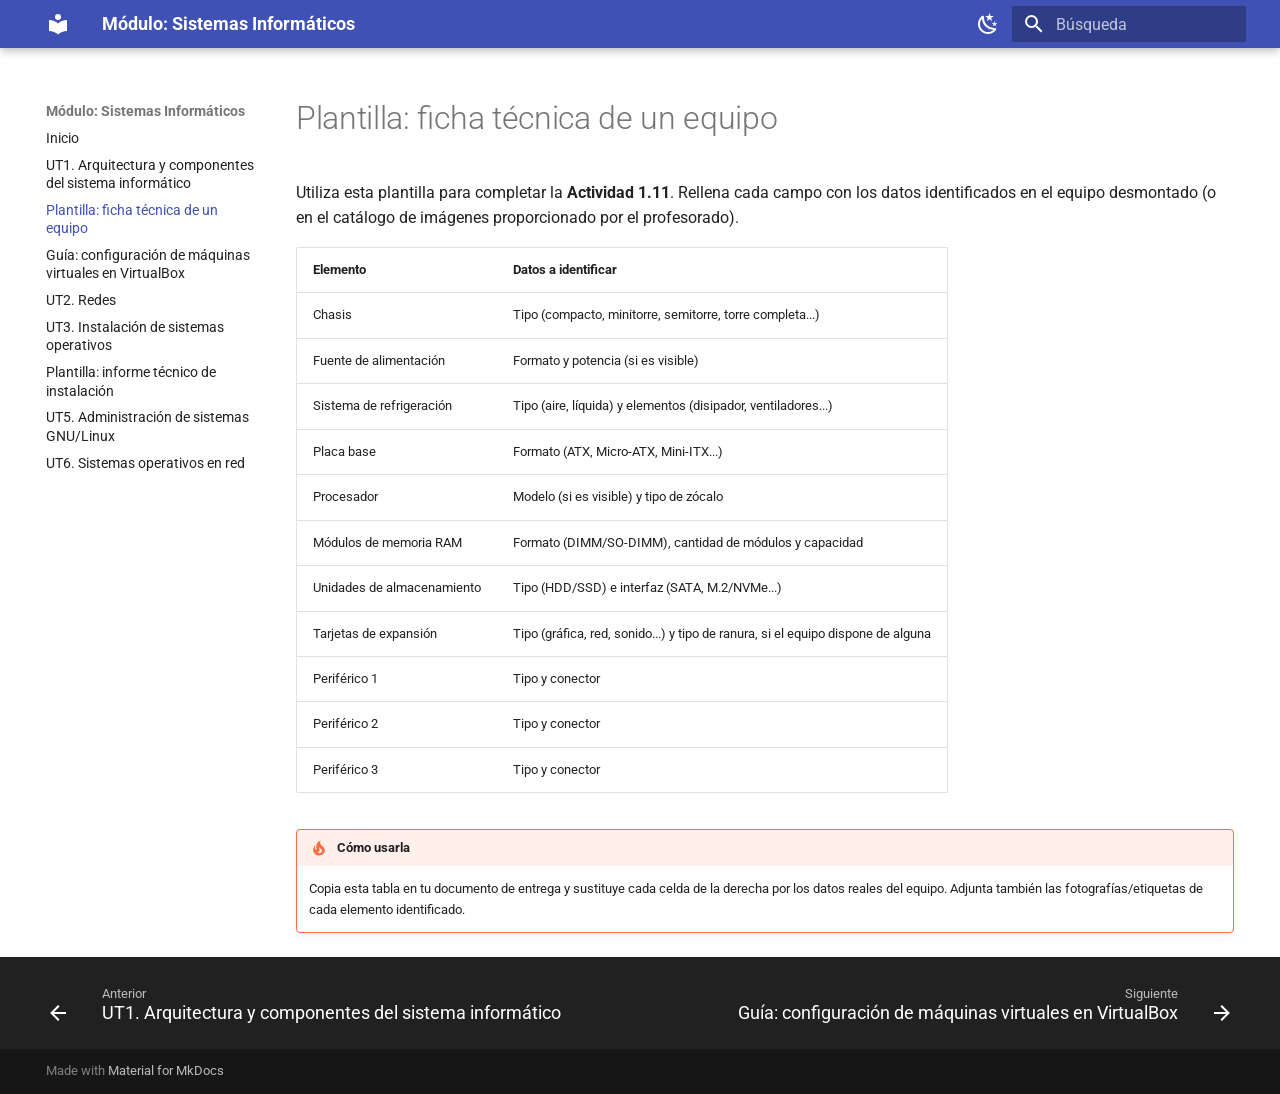
<file: plantilla-ficha-tecnica/index.html>
<!doctype html>
<html lang="es" class="no-js">
  <head>
    
      <meta charset="utf-8">
      <meta name="viewport" content="width=device-width,initial-scale=1">
      
        <meta name="description" content="Apuntes del módulo Sistemas Informáticos - CFGS Desarrollo de Aplicaciones Web">
      
      
        <meta name="author" content="Angela B. Serrano">
      
      
        <link rel="canonical" href="https://angelabserrano.github.io/sistemas-informaticos/plantilla-ficha-tecnica/">
      
      
        <link rel="prev" href="../ut1/">
      
      
        <link rel="next" href="../guia-virtualbox/">
      
      
        
      
      
      <link rel="icon" href="../assets/images/favicon.png">
      <meta name="generator" content="mkdocs-1.6.1, mkdocs-material-9.8.2">
    
    
      
        <title>Plantilla: ficha técnica de un equipo - Módulo: Sistemas Informáticos</title>
      
    
    
      <link rel="stylesheet" href="../assets/stylesheets/main.57a0d79d.min.css">
      
        
        <link rel="stylesheet" href="../assets/stylesheets/palette.fb2fffe2.min.css">
      
      


    
    
      
    
    
      
        
        
        <link rel="preconnect" href="https://fonts.gstatic.com" crossorigin>
        <link rel="stylesheet" href="https://fonts.googleapis.com/css?family=Roboto:300,300i,400,400i,700,700i%7CRoboto+Mono:400,400i,700,700i&display=fallback">
        <style>:root{--md-text-font:"Roboto";--md-code-font:"Roboto Mono"}</style>
      
    
    
      <link rel="stylesheet" href="../stylesheets/extra.css">
    
    <script>__md_scope=new URL("..",location),__md_hash=e=>[...e].reduce(((e,_)=>(e<<5)-e+_.charCodeAt(0)),0),__md_get=(e,_=localStorage,t=__md_scope)=>JSON.parse(_.getItem(t.pathname+"."+e)),__md_set=(e,_,t=localStorage,a=__md_scope)=>{try{t.setItem(a.pathname+"."+e,JSON.stringify(_))}catch(e){}}</script>
    
      

    
    
  </head>
  
  
    
    
      
    
    
    
    
    <body dir="ltr" data-md-color-scheme="default" data-md-color-primary="indigo" data-md-color-accent="deep-orange">
  
    
    <input class="md-toggle" data-md-toggle="drawer" type="checkbox" id="__drawer" autocomplete="off">
    <input class="md-toggle" data-md-toggle="search" type="checkbox" id="__search" autocomplete="off">
    <label class="md-overlay" for="__drawer"></label>
    <div data-md-component="skip">
      
        
        <a href="#plantilla-ficha-tecnica-de-un-equipo" class="md-skip">
          Saltar a contenido
        </a>
      
    </div>
    <div data-md-component="announce">
      
    </div>
    
    
      

  

<header class="md-header md-header--shadow" data-md-component="header">
  <nav class="md-header__inner md-grid" aria-label="Cabecera">
    <a href=".." title="Módulo: Sistemas Informáticos" class="md-header__button md-logo" aria-label="Módulo: Sistemas Informáticos" data-md-component="logo">
      
  
  <svg xmlns="http://www.w3.org/2000/svg" viewBox="0 0 24 24"><path d="M12 8a3 3 0 0 0 3-3 3 3 0 0 0-3-3 3 3 0 0 0-3 3 3 3 0 0 0 3 3m0 3.54C9.64 9.35 6.5 8 3 8v11c3.5 0 6.64 1.35 9 3.54 2.36-2.19 5.5-3.54 9-3.54V8c-3.5 0-6.64 1.35-9 3.54"/></svg>

    </a>
    <label class="md-header__button md-icon" for="__drawer">
      
      <svg xmlns="http://www.w3.org/2000/svg" viewBox="0 0 24 24"><path d="M3 6h18v2H3zm0 5h18v2H3zm0 5h18v2H3z"/></svg>
    </label>
    <div class="md-header__title" data-md-component="header-title">
      <div class="md-header__ellipsis">
        <div class="md-header__topic">
          <span class="md-ellipsis">
            Módulo: Sistemas Informáticos
          </span>
        </div>
        <div class="md-header__topic" data-md-component="header-topic">
          <span class="md-ellipsis">
            
              Plantilla: ficha técnica de un equipo
            
          </span>
        </div>
      </div>
    </div>
    
      
        <form class="md-header__option" data-md-component="palette">
  
    
    
    
    <input class="md-option" data-md-color-media="" data-md-color-scheme="default" data-md-color-primary="indigo" data-md-color-accent="deep-orange"  aria-label="Modo oscuro"  type="radio" name="__palette" id="__palette_0">
    
      <label class="md-header__button md-icon" title="Modo oscuro" for="__palette_1" hidden>
        <svg xmlns="http://www.w3.org/2000/svg" viewBox="0 0 24 24"><path d="m17.75 4.09-2.53 1.94.91 3.06-2.63-1.81-2.63 1.81.91-3.06-2.53-1.94L12.44 4l1.06-3 1.06 3zm3.5 6.91-1.64 1.25.59 1.98-1.7-1.17-1.7 1.17.59-1.98L15.75 11l2.06-.05L18.5 9l.69 1.95zm-2.28 4.95c.83-.08 1.72 1.1 1.19 1.85-.32.45-.66.87-1.08 1.27C15.17 23 8.84 23 4.94 19.07c-3.91-3.9-3.91-10.24 0-14.14.4-.4.82-.76 1.27-1.08.75-.53 1.93.36 1.85 1.19-.27 2.86.69 5.83 2.89 8.02a9.96 9.96 0 0 0 8.02 2.89m-1.64 2.02a12.08 12.08 0 0 1-7.8-3.47c-2.17-2.19-3.33-5-3.49-7.82-2.81 3.14-2.7 7.96.31 10.98 3.02 3.01 7.84 3.12 10.98.31"/></svg>
      </label>
    
  
    
    
    
    <input class="md-option" data-md-color-media="" data-md-color-scheme="slate" data-md-color-primary="indigo" data-md-color-accent="deep-orange"  aria-label="Modo claro"  type="radio" name="__palette" id="__palette_1">
    
      <label class="md-header__button md-icon" title="Modo claro" for="__palette_0" hidden>
        <svg xmlns="http://www.w3.org/2000/svg" viewBox="0 0 24 24"><path d="M12 7a5 5 0 0 1 5 5 5 5 0 0 1-5 5 5 5 0 0 1-5-5 5 5 0 0 1 5-5m0 2a3 3 0 0 0-3 3 3 3 0 0 0 3 3 3 3 0 0 0 3-3 3 3 0 0 0-3-3m0-7 2.39 3.42C13.65 5.15 12.84 5 12 5s-1.65.15-2.39.42zM3.34 7l4.16-.35A7.2 7.2 0 0 0 5.94 8.5c-.44.74-.69 1.5-.83 2.29zm.02 10 1.76-3.77a7.131 7.131 0 0 0 2.38 4.14zM20.65 7l-1.77 3.79a7.02 7.02 0 0 0-2.38-4.15zm-.01 10-4.14.36c.59-.51 1.12-1.14 1.54-1.86.42-.73.69-1.5.83-2.29zM12 22l-2.41-3.44c.74.27 1.55.44 2.41.44.82 0 1.63-.17 2.37-.44z"/></svg>
      </label>
    
  
</form>
      
    
    
      <script>var palette=__md_get("__palette");if(palette&&palette.color){if("(prefers-color-scheme)"===palette.color.media){var media=matchMedia("(prefers-color-scheme: light)"),input=document.querySelector(media.matches?"[data-md-color-media='(prefers-color-scheme: light)']":"[data-md-color-media='(prefers-color-scheme: dark)']");palette.color.media=input.getAttribute("data-md-color-media"),palette.color.scheme=input.getAttribute("data-md-color-scheme"),palette.color.primary=input.getAttribute("data-md-color-primary"),palette.color.accent=input.getAttribute("data-md-color-accent")}for(var[key,value]of Object.entries(palette.color))document.body.setAttribute("data-md-color-"+key,value)}</script>
    
    
    
      
      
        <label class="md-header__button md-icon" for="__search">
          
          <svg xmlns="http://www.w3.org/2000/svg" viewBox="0 0 24 24"><path d="M9.5 3A6.5 6.5 0 0 1 16 9.5c0 1.61-.59 3.09-1.56 4.23l.27.27h.79l5 5-1.5 1.5-5-5v-.79l-.27-.27A6.52 6.52 0 0 1 9.5 16 6.5 6.5 0 0 1 3 9.5 6.5 6.5 0 0 1 9.5 3m0 2C7 5 5 7 5 9.5S7 14 9.5 14 14 12 14 9.5 12 5 9.5 5"/></svg>
        </label>
        <div class="md-search" data-md-component="search" role="dialog">
  <label class="md-search__overlay" for="__search"></label>
  <div class="md-search__inner" role="search">
    <form class="md-search__form" name="search">
      <input type="text" class="md-search__input" name="query" aria-label="Búsqueda" placeholder="Búsqueda" autocapitalize="off" autocorrect="off" autocomplete="off" spellcheck="false" data-md-component="search-query" required>
      <label class="md-search__icon md-icon" for="__search">
        
        <svg xmlns="http://www.w3.org/2000/svg" viewBox="0 0 24 24"><path d="M9.5 3A6.5 6.5 0 0 1 16 9.5c0 1.61-.59 3.09-1.56 4.23l.27.27h.79l5 5-1.5 1.5-5-5v-.79l-.27-.27A6.52 6.52 0 0 1 9.5 16 6.5 6.5 0 0 1 3 9.5 6.5 6.5 0 0 1 9.5 3m0 2C7 5 5 7 5 9.5S7 14 9.5 14 14 12 14 9.5 12 5 9.5 5"/></svg>
        
        <svg xmlns="http://www.w3.org/2000/svg" viewBox="0 0 24 24"><path d="M20 11v2H8l5.5 5.5-1.42 1.42L4.16 12l7.92-7.92L13.5 5.5 8 11z"/></svg>
      </label>
      <nav class="md-search__options" aria-label="Buscar">
        
        <button type="reset" class="md-search__icon md-icon" title="Limpiar" aria-label="Limpiar" tabindex="-1">
          
          <svg xmlns="http://www.w3.org/2000/svg" viewBox="0 0 24 24"><path d="M19 6.41 17.59 5 12 10.59 6.41 5 5 6.41 10.59 12 5 17.59 6.41 19 12 13.41 17.59 19 19 17.59 13.41 12z"/></svg>
        </button>
      </nav>
      
        <div class="md-search__suggest" data-md-component="search-suggest"></div>
      
    </form>
    <div class="md-search__output">
      <div class="md-search__scrollwrap" tabindex="0" data-md-scrollfix>
        <div class="md-search-result" data-md-component="search-result">
          <div class="md-search-result__meta">
            Inicializando búsqueda
          </div>
          <ol class="md-search-result__list" role="presentation"></ol>
        </div>
      </div>
    </div>
  </div>
</div>
      
    
    
  </nav>
  
</header>
    
    <div class="md-container" data-md-component="container">
      
      
        
          
        
      
      <main class="md-main" data-md-component="main">
        <div class="md-main__inner md-grid">
          
            
              
              <div class="md-sidebar md-sidebar--primary" data-md-component="sidebar" data-md-type="navigation" >
                <div class="md-sidebar__scrollwrap">
                  <div class="md-sidebar__inner">
                    



  

<nav class="md-nav md-nav--primary md-nav--integrated" aria-label="Navegación" data-md-level="0">
  <label class="md-nav__title" for="__drawer">
    <a href=".." title="Módulo: Sistemas Informáticos" class="md-nav__button md-logo" aria-label="Módulo: Sistemas Informáticos" data-md-component="logo">
      
  
  <svg xmlns="http://www.w3.org/2000/svg" viewBox="0 0 24 24"><path d="M12 8a3 3 0 0 0 3-3 3 3 0 0 0-3-3 3 3 0 0 0-3 3 3 3 0 0 0 3 3m0 3.54C9.64 9.35 6.5 8 3 8v11c3.5 0 6.64 1.35 9 3.54 2.36-2.19 5.5-3.54 9-3.54V8c-3.5 0-6.64 1.35-9 3.54"/></svg>

    </a>
    Módulo: Sistemas Informáticos
  </label>
  
  <ul class="md-nav__list" data-md-scrollfix>
    
      
      
  
  
  
  
    <li class="md-nav__item">
      <a href=".." class="md-nav__link">
        
  
  
  <span class="md-ellipsis">
    
  
    Inicio
  

    
  </span>
  
  

      </a>
    </li>
  

    
      
      
  
  
  
  
    <li class="md-nav__item">
      <a href="../ut1/" class="md-nav__link">
        
  
  
  <span class="md-ellipsis">
    
  
    UT1. Arquitectura y componentes del sistema informático
  

    
  </span>
  
  

      </a>
    </li>
  

    
      
      
  
  
    
  
  
  
    <li class="md-nav__item md-nav__item--active">
      
      <input class="md-nav__toggle md-toggle" type="checkbox" id="__toc">
      
      
        
      
      
      <a href="./" class="md-nav__link md-nav__link--active">
        
  
  
  <span class="md-ellipsis">
    
  
    Plantilla: ficha técnica de un equipo
  

    
  </span>
  
  

      </a>
      
    </li>
  

    
      
      
  
  
  
  
    <li class="md-nav__item">
      <a href="../guia-virtualbox/" class="md-nav__link">
        
  
  
  <span class="md-ellipsis">
    
  
    Guía: configuración de máquinas virtuales en VirtualBox
  

    
  </span>
  
  

      </a>
    </li>
  

    
      
      
  
  
  
  
    <li class="md-nav__item">
      <a href="../ut2/" class="md-nav__link">
        
  
  
  <span class="md-ellipsis">
    
  
    UT2. Redes
  

    
  </span>
  
  

      </a>
    </li>
  

    
      
      
  
  
  
  
    <li class="md-nav__item">
      <a href="../ut3/" class="md-nav__link">
        
  
  
  <span class="md-ellipsis">
    
  
    UT3. Instalación de sistemas operativos
  

    
  </span>
  
  

      </a>
    </li>
  

    
      
      
  
  
  
  
    <li class="md-nav__item">
      <a href="../plantilla-informe-instalacion/" class="md-nav__link">
        
  
  
  <span class="md-ellipsis">
    
  
    Plantilla: informe técnico de instalación
  

    
  </span>
  
  

      </a>
    </li>
  

    
      
      
  
  
  
  
    <li class="md-nav__item">
      <a href="../ut5/" class="md-nav__link">
        
  
  
  <span class="md-ellipsis">
    
  
    UT5. Administración de sistemas GNU/Linux
  

    
  </span>
  
  

      </a>
    </li>
  

    
      
      
  
  
  
  
    <li class="md-nav__item">
      <a href="../ut6/" class="md-nav__link">
        
  
  
  <span class="md-ellipsis">
    
  
    UT6. Sistemas operativos en red
  

    
  </span>
  
  

      </a>
    </li>
  

    
  </ul>
</nav>
                  </div>
                </div>
              </div>
            
            
          
          
            <div class="md-content" data-md-component="content">
              
              <article class="md-content__inner md-typeset">
                
                  



<h1 id="plantilla-ficha-tecnica-de-un-equipo">Plantilla: ficha técnica de un equipo<a class="headerlink" href="#plantilla-ficha-tecnica-de-un-equipo" title="Permanent link">&para;</a></h1>
<p>Utiliza esta plantilla para completar la <strong>Actividad 1.11</strong>. Rellena cada campo con los datos identificados en el equipo desmontado (o en el catálogo de imágenes proporcionado por el profesorado).</p>
<table>
<thead>
<tr>
<th>Elemento</th>
<th>Datos a identificar</th>
</tr>
</thead>
<tbody>
<tr>
<td>Chasis</td>
<td>Tipo (compacto, minitorre, semitorre, torre completa...)</td>
</tr>
<tr>
<td>Fuente de alimentación</td>
<td>Formato y potencia (si es visible)</td>
</tr>
<tr>
<td>Sistema de refrigeración</td>
<td>Tipo (aire, líquida) y elementos (disipador, ventiladores...)</td>
</tr>
<tr>
<td>Placa base</td>
<td>Formato (ATX, Micro-ATX, Mini-ITX...)</td>
</tr>
<tr>
<td>Procesador</td>
<td>Modelo (si es visible) y tipo de zócalo</td>
</tr>
<tr>
<td>Módulos de memoria RAM</td>
<td>Formato (DIMM/SO-DIMM), cantidad de módulos y capacidad</td>
</tr>
<tr>
<td>Unidades de almacenamiento</td>
<td>Tipo (HDD/SSD) e interfaz (SATA, M.2/NVMe...)</td>
</tr>
<tr>
<td>Tarjetas de expansión</td>
<td>Tipo (gráfica, red, sonido...) y tipo de ranura, si el equipo dispone de alguna</td>
</tr>
<tr>
<td>Periférico 1</td>
<td>Tipo y conector</td>
</tr>
<tr>
<td>Periférico 2</td>
<td>Tipo y conector</td>
</tr>
<tr>
<td>Periférico 3</td>
<td>Tipo y conector</td>
</tr>
</tbody>
</table>
<div class="admonition tip">
<p class="admonition-title">Cómo usarla</p>
<p>Copia esta tabla en tu documento de entrega y sustituye cada celda de la derecha por los datos reales del equipo. Adjunta también las fotografías/etiquetas de cada elemento identificado.</p>
</div>












                
              </article>
            </div>
          
          
<script>var target=document.getElementById(location.hash.slice(1));target&&target.name&&(target.checked=target.name.startsWith("__tabbed_"))</script>
        </div>
        
          <button type="button" class="md-top md-icon" data-md-component="top" hidden>
  
  <svg xmlns="http://www.w3.org/2000/svg" viewBox="0 0 24 24"><path d="M13 20h-2V8l-5.5 5.5-1.42-1.42L12 4.16l7.92 7.92-1.42 1.42L13 8z"/></svg>
  Volver al principio
</button>
        
      </main>
      
        <footer class="md-footer">
  
    
      
      <nav class="md-footer__inner md-grid" aria-label="Pie" >
        
          
          <a href="../ut1/" class="md-footer__link md-footer__link--prev" aria-label="Anterior: UT1. Arquitectura y componentes del sistema informático">
            <div class="md-footer__button md-icon">
              
              <svg xmlns="http://www.w3.org/2000/svg" viewBox="0 0 24 24"><path d="M20 11v2H8l5.5 5.5-1.42 1.42L4.16 12l7.92-7.92L13.5 5.5 8 11z"/></svg>
            </div>
            <div class="md-footer__title">
              <span class="md-footer__direction">
                Anterior
              </span>
              <div class="md-ellipsis">
                UT1. Arquitectura y componentes del sistema informático
              </div>
            </div>
          </a>
        
        
          
          <a href="../guia-virtualbox/" class="md-footer__link md-footer__link--next" aria-label="Siguiente: Guía: configuración de máquinas virtuales en VirtualBox">
            <div class="md-footer__title">
              <span class="md-footer__direction">
                Siguiente
              </span>
              <div class="md-ellipsis">
                Guía: configuración de máquinas virtuales en VirtualBox
              </div>
            </div>
            <div class="md-footer__button md-icon">
              
              <svg xmlns="http://www.w3.org/2000/svg" viewBox="0 0 24 24"><path d="M4 11v2h12l-5.5 5.5 1.42 1.42L19.84 12l-7.92-7.92L10.5 5.5 16 11z"/></svg>
            </div>
          </a>
        
      </nav>
    
  
  <div class="md-footer-meta md-typeset">
    <div class="md-footer-meta__inner md-grid">
      <div class="md-copyright">
  
  
    Made with
    <a href="https://squidfunk.github.io/mkdocs-material/" target="_blank" rel="noopener">
      Material for MkDocs
    </a>
  
</div>
      
    </div>
  </div>
</footer>
      
    </div>
    <div class="md-dialog" data-md-component="dialog">
      <div class="md-dialog__inner md-typeset"></div>
    </div>
    
    
    
      
      
      <script id="__config" type="application/json">{"annotate": null, "base": "..", "features": ["navigation.top", "navigation.footer", "search.highlight", "search.suggest", "content.code.copy", "toc.follow", "toc.integrate"], "search": "../assets/javascripts/workers/search.a7633da7.min.js", "tags": null, "translations": {"clipboard.copied": "Copiado al portapapeles", "clipboard.copy": "Copiar al portapapeles", "search.result.more.one": "1 m\u00e1s en esta p\u00e1gina", "search.result.more.other": "# m\u00e1s en esta p\u00e1gina", "search.result.none": "No se encontraron documentos", "search.result.one": "1 documento encontrado", "search.result.other": "# documentos encontrados", "search.result.placeholder": "Teclee para comenzar b\u00fasqueda", "search.result.term.missing": "Falta", "select.version": "Seleccionar versi\u00f3n"}, "version": null}</script>
    
    
      <script src="../assets/javascripts/bundle.a5f9d56c.min.js"></script>
      
    
  </body>
</html>
</file>
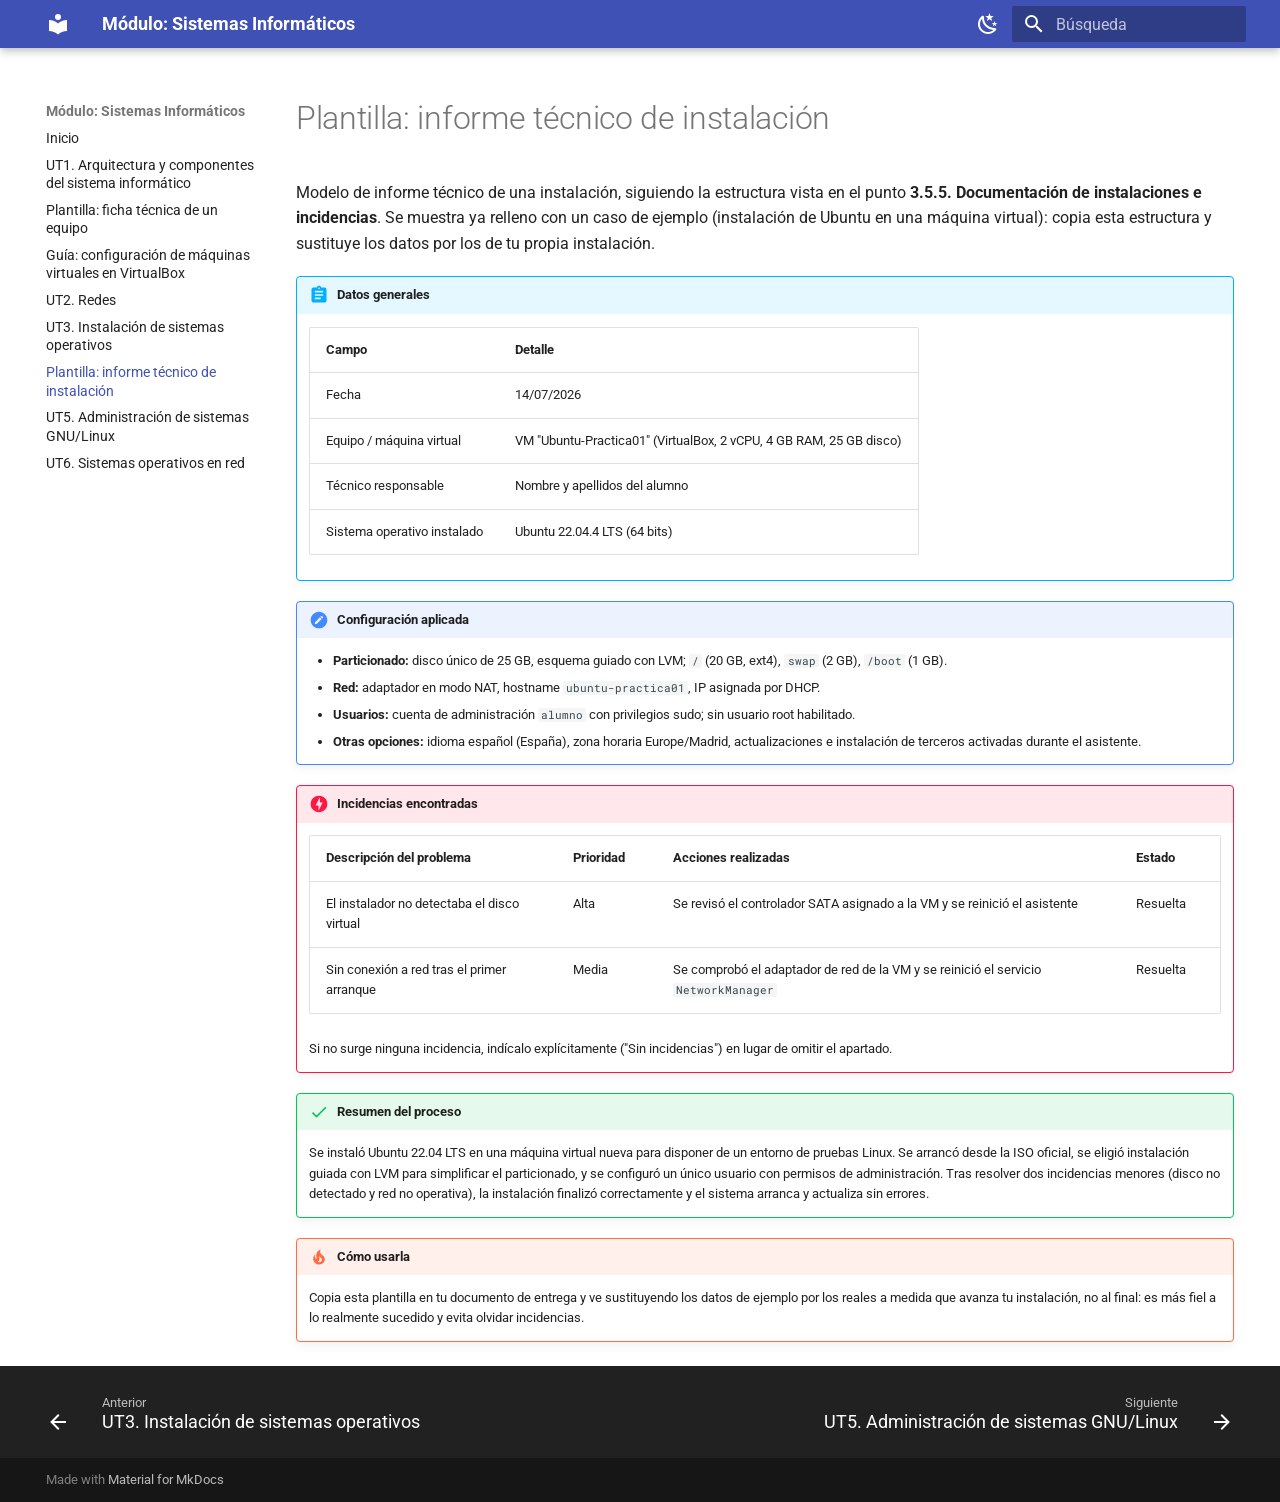
<file: plantilla-informe-instalacion/index.html>
<!doctype html>
<html lang="es" class="no-js">
  <head>
    
      <meta charset="utf-8">
      <meta name="viewport" content="width=device-width,initial-scale=1">
      
        <meta name="description" content="Apuntes del módulo Sistemas Informáticos - CFGS Desarrollo de Aplicaciones Web">
      
      
        <meta name="author" content="Angela B. Serrano">
      
      
        <link rel="canonical" href="https://angelabserrano.github.io/sistemas-informaticos/plantilla-informe-instalacion/">
      
      
        <link rel="prev" href="../ut3/">
      
      
        <link rel="next" href="../ut5/">
      
      
        
      
      
      <link rel="icon" href="../assets/images/favicon.png">
      <meta name="generator" content="mkdocs-1.6.1, mkdocs-material-9.8.2">
    
    
      
        <title>Plantilla: informe técnico de instalación - Módulo: Sistemas Informáticos</title>
      
    
    
      <link rel="stylesheet" href="../assets/stylesheets/main.57a0d79d.min.css">
      
        
        <link rel="stylesheet" href="../assets/stylesheets/palette.fb2fffe2.min.css">
      
      


    
    
      
    
    
      
        
        
        <link rel="preconnect" href="https://fonts.gstatic.com" crossorigin>
        <link rel="stylesheet" href="https://fonts.googleapis.com/css?family=Roboto:300,300i,400,400i,700,700i%7CRoboto+Mono:400,400i,700,700i&display=fallback">
        <style>:root{--md-text-font:"Roboto";--md-code-font:"Roboto Mono"}</style>
      
    
    
      <link rel="stylesheet" href="../stylesheets/extra.css">
    
    <script>__md_scope=new URL("..",location),__md_hash=e=>[...e].reduce(((e,_)=>(e<<5)-e+_.charCodeAt(0)),0),__md_get=(e,_=localStorage,t=__md_scope)=>JSON.parse(_.getItem(t.pathname+"."+e)),__md_set=(e,_,t=localStorage,a=__md_scope)=>{try{t.setItem(a.pathname+"."+e,JSON.stringify(_))}catch(e){}}</script>
    
      

    
    
  </head>
  
  
    
    
      
    
    
    
    
    <body dir="ltr" data-md-color-scheme="default" data-md-color-primary="indigo" data-md-color-accent="deep-orange">
  
    
    <input class="md-toggle" data-md-toggle="drawer" type="checkbox" id="__drawer" autocomplete="off">
    <input class="md-toggle" data-md-toggle="search" type="checkbox" id="__search" autocomplete="off">
    <label class="md-overlay" for="__drawer"></label>
    <div data-md-component="skip">
      
        
        <a href="#plantilla-informe-tecnico-de-instalacion" class="md-skip">
          Saltar a contenido
        </a>
      
    </div>
    <div data-md-component="announce">
      
    </div>
    
    
      

  

<header class="md-header md-header--shadow" data-md-component="header">
  <nav class="md-header__inner md-grid" aria-label="Cabecera">
    <a href=".." title="Módulo: Sistemas Informáticos" class="md-header__button md-logo" aria-label="Módulo: Sistemas Informáticos" data-md-component="logo">
      
  
  <svg xmlns="http://www.w3.org/2000/svg" viewBox="0 0 24 24"><path d="M12 8a3 3 0 0 0 3-3 3 3 0 0 0-3-3 3 3 0 0 0-3 3 3 3 0 0 0 3 3m0 3.54C9.64 9.35 6.5 8 3 8v11c3.5 0 6.64 1.35 9 3.54 2.36-2.19 5.5-3.54 9-3.54V8c-3.5 0-6.64 1.35-9 3.54"/></svg>

    </a>
    <label class="md-header__button md-icon" for="__drawer">
      
      <svg xmlns="http://www.w3.org/2000/svg" viewBox="0 0 24 24"><path d="M3 6h18v2H3zm0 5h18v2H3zm0 5h18v2H3z"/></svg>
    </label>
    <div class="md-header__title" data-md-component="header-title">
      <div class="md-header__ellipsis">
        <div class="md-header__topic">
          <span class="md-ellipsis">
            Módulo: Sistemas Informáticos
          </span>
        </div>
        <div class="md-header__topic" data-md-component="header-topic">
          <span class="md-ellipsis">
            
              Plantilla: informe técnico de instalación
            
          </span>
        </div>
      </div>
    </div>
    
      
        <form class="md-header__option" data-md-component="palette">
  
    
    
    
    <input class="md-option" data-md-color-media="" data-md-color-scheme="default" data-md-color-primary="indigo" data-md-color-accent="deep-orange"  aria-label="Modo oscuro"  type="radio" name="__palette" id="__palette_0">
    
      <label class="md-header__button md-icon" title="Modo oscuro" for="__palette_1" hidden>
        <svg xmlns="http://www.w3.org/2000/svg" viewBox="0 0 24 24"><path d="m17.75 4.09-2.53 1.94.91 3.06-2.63-1.81-2.63 1.81.91-3.06-2.53-1.94L12.44 4l1.06-3 1.06 3zm3.5 6.91-1.64 1.25.59 1.98-1.7-1.17-1.7 1.17.59-1.98L15.75 11l2.06-.05L18.5 9l.69 1.95zm-2.28 4.95c.83-.08 1.72 1.1 1.19 1.85-.32.45-.66.87-1.08 1.27C15.17 23 8.84 23 4.94 19.07c-3.91-3.9-3.91-10.24 0-14.14.4-.4.82-.76 1.27-1.08.75-.53 1.93.36 1.85 1.19-.27 2.86.69 5.83 2.89 8.02a9.96 9.96 0 0 0 8.02 2.89m-1.64 2.02a12.08 12.08 0 0 1-7.8-3.47c-2.17-2.19-3.33-5-3.49-7.82-2.81 3.14-2.7 7.96.31 10.98 3.02 3.01 7.84 3.12 10.98.31"/></svg>
      </label>
    
  
    
    
    
    <input class="md-option" data-md-color-media="" data-md-color-scheme="slate" data-md-color-primary="indigo" data-md-color-accent="deep-orange"  aria-label="Modo claro"  type="radio" name="__palette" id="__palette_1">
    
      <label class="md-header__button md-icon" title="Modo claro" for="__palette_0" hidden>
        <svg xmlns="http://www.w3.org/2000/svg" viewBox="0 0 24 24"><path d="M12 7a5 5 0 0 1 5 5 5 5 0 0 1-5 5 5 5 0 0 1-5-5 5 5 0 0 1 5-5m0 2a3 3 0 0 0-3 3 3 3 0 0 0 3 3 3 3 0 0 0 3-3 3 3 0 0 0-3-3m0-7 2.39 3.42C13.65 5.15 12.84 5 12 5s-1.65.15-2.39.42zM3.34 7l4.16-.35A7.2 7.2 0 0 0 5.94 8.5c-.44.74-.69 1.5-.83 2.29zm.02 10 1.76-3.77a7.131 7.131 0 0 0 2.38 4.14zM20.65 7l-1.77 3.79a7.02 7.02 0 0 0-2.38-4.15zm-.01 10-4.14.36c.59-.51 1.12-1.14 1.54-1.86.42-.73.69-1.5.83-2.29zM12 22l-2.41-3.44c.74.27 1.55.44 2.41.44.82 0 1.63-.17 2.37-.44z"/></svg>
      </label>
    
  
</form>
      
    
    
      <script>var palette=__md_get("__palette");if(palette&&palette.color){if("(prefers-color-scheme)"===palette.color.media){var media=matchMedia("(prefers-color-scheme: light)"),input=document.querySelector(media.matches?"[data-md-color-media='(prefers-color-scheme: light)']":"[data-md-color-media='(prefers-color-scheme: dark)']");palette.color.media=input.getAttribute("data-md-color-media"),palette.color.scheme=input.getAttribute("data-md-color-scheme"),palette.color.primary=input.getAttribute("data-md-color-primary"),palette.color.accent=input.getAttribute("data-md-color-accent")}for(var[key,value]of Object.entries(palette.color))document.body.setAttribute("data-md-color-"+key,value)}</script>
    
    
    
      
      
        <label class="md-header__button md-icon" for="__search">
          
          <svg xmlns="http://www.w3.org/2000/svg" viewBox="0 0 24 24"><path d="M9.5 3A6.5 6.5 0 0 1 16 9.5c0 1.61-.59 3.09-1.56 4.23l.27.27h.79l5 5-1.5 1.5-5-5v-.79l-.27-.27A6.52 6.52 0 0 1 9.5 16 6.5 6.5 0 0 1 3 9.5 6.5 6.5 0 0 1 9.5 3m0 2C7 5 5 7 5 9.5S7 14 9.5 14 14 12 14 9.5 12 5 9.5 5"/></svg>
        </label>
        <div class="md-search" data-md-component="search" role="dialog">
  <label class="md-search__overlay" for="__search"></label>
  <div class="md-search__inner" role="search">
    <form class="md-search__form" name="search">
      <input type="text" class="md-search__input" name="query" aria-label="Búsqueda" placeholder="Búsqueda" autocapitalize="off" autocorrect="off" autocomplete="off" spellcheck="false" data-md-component="search-query" required>
      <label class="md-search__icon md-icon" for="__search">
        
        <svg xmlns="http://www.w3.org/2000/svg" viewBox="0 0 24 24"><path d="M9.5 3A6.5 6.5 0 0 1 16 9.5c0 1.61-.59 3.09-1.56 4.23l.27.27h.79l5 5-1.5 1.5-5-5v-.79l-.27-.27A6.52 6.52 0 0 1 9.5 16 6.5 6.5 0 0 1 3 9.5 6.5 6.5 0 0 1 9.5 3m0 2C7 5 5 7 5 9.5S7 14 9.5 14 14 12 14 9.5 12 5 9.5 5"/></svg>
        
        <svg xmlns="http://www.w3.org/2000/svg" viewBox="0 0 24 24"><path d="M20 11v2H8l5.5 5.5-1.42 1.42L4.16 12l7.92-7.92L13.5 5.5 8 11z"/></svg>
      </label>
      <nav class="md-search__options" aria-label="Buscar">
        
        <button type="reset" class="md-search__icon md-icon" title="Limpiar" aria-label="Limpiar" tabindex="-1">
          
          <svg xmlns="http://www.w3.org/2000/svg" viewBox="0 0 24 24"><path d="M19 6.41 17.59 5 12 10.59 6.41 5 5 6.41 10.59 12 5 17.59 6.41 19 12 13.41 17.59 19 19 17.59 13.41 12z"/></svg>
        </button>
      </nav>
      
        <div class="md-search__suggest" data-md-component="search-suggest"></div>
      
    </form>
    <div class="md-search__output">
      <div class="md-search__scrollwrap" tabindex="0" data-md-scrollfix>
        <div class="md-search-result" data-md-component="search-result">
          <div class="md-search-result__meta">
            Inicializando búsqueda
          </div>
          <ol class="md-search-result__list" role="presentation"></ol>
        </div>
      </div>
    </div>
  </div>
</div>
      
    
    
  </nav>
  
</header>
    
    <div class="md-container" data-md-component="container">
      
      
        
          
        
      
      <main class="md-main" data-md-component="main">
        <div class="md-main__inner md-grid">
          
            
              
              <div class="md-sidebar md-sidebar--primary" data-md-component="sidebar" data-md-type="navigation" >
                <div class="md-sidebar__scrollwrap">
                  <div class="md-sidebar__inner">
                    



  

<nav class="md-nav md-nav--primary md-nav--integrated" aria-label="Navegación" data-md-level="0">
  <label class="md-nav__title" for="__drawer">
    <a href=".." title="Módulo: Sistemas Informáticos" class="md-nav__button md-logo" aria-label="Módulo: Sistemas Informáticos" data-md-component="logo">
      
  
  <svg xmlns="http://www.w3.org/2000/svg" viewBox="0 0 24 24"><path d="M12 8a3 3 0 0 0 3-3 3 3 0 0 0-3-3 3 3 0 0 0-3 3 3 3 0 0 0 3 3m0 3.54C9.64 9.35 6.5 8 3 8v11c3.5 0 6.64 1.35 9 3.54 2.36-2.19 5.5-3.54 9-3.54V8c-3.5 0-6.64 1.35-9 3.54"/></svg>

    </a>
    Módulo: Sistemas Informáticos
  </label>
  
  <ul class="md-nav__list" data-md-scrollfix>
    
      
      
  
  
  
  
    <li class="md-nav__item">
      <a href=".." class="md-nav__link">
        
  
  
  <span class="md-ellipsis">
    
  
    Inicio
  

    
  </span>
  
  

      </a>
    </li>
  

    
      
      
  
  
  
  
    <li class="md-nav__item">
      <a href="../ut1/" class="md-nav__link">
        
  
  
  <span class="md-ellipsis">
    
  
    UT1. Arquitectura y componentes del sistema informático
  

    
  </span>
  
  

      </a>
    </li>
  

    
      
      
  
  
  
  
    <li class="md-nav__item">
      <a href="../plantilla-ficha-tecnica/" class="md-nav__link">
        
  
  
  <span class="md-ellipsis">
    
  
    Plantilla: ficha técnica de un equipo
  

    
  </span>
  
  

      </a>
    </li>
  

    
      
      
  
  
  
  
    <li class="md-nav__item">
      <a href="../guia-virtualbox/" class="md-nav__link">
        
  
  
  <span class="md-ellipsis">
    
  
    Guía: configuración de máquinas virtuales en VirtualBox
  

    
  </span>
  
  

      </a>
    </li>
  

    
      
      
  
  
  
  
    <li class="md-nav__item">
      <a href="../ut2/" class="md-nav__link">
        
  
  
  <span class="md-ellipsis">
    
  
    UT2. Redes
  

    
  </span>
  
  

      </a>
    </li>
  

    
      
      
  
  
  
  
    <li class="md-nav__item">
      <a href="../ut3/" class="md-nav__link">
        
  
  
  <span class="md-ellipsis">
    
  
    UT3. Instalación de sistemas operativos
  

    
  </span>
  
  

      </a>
    </li>
  

    
      
      
  
  
    
  
  
  
    <li class="md-nav__item md-nav__item--active">
      
      <input class="md-nav__toggle md-toggle" type="checkbox" id="__toc">
      
      
        
      
      
      <a href="./" class="md-nav__link md-nav__link--active">
        
  
  
  <span class="md-ellipsis">
    
  
    Plantilla: informe técnico de instalación
  

    
  </span>
  
  

      </a>
      
    </li>
  

    
      
      
  
  
  
  
    <li class="md-nav__item">
      <a href="../ut5/" class="md-nav__link">
        
  
  
  <span class="md-ellipsis">
    
  
    UT5. Administración de sistemas GNU/Linux
  

    
  </span>
  
  

      </a>
    </li>
  

    
      
      
  
  
  
  
    <li class="md-nav__item">
      <a href="../ut6/" class="md-nav__link">
        
  
  
  <span class="md-ellipsis">
    
  
    UT6. Sistemas operativos en red
  

    
  </span>
  
  

      </a>
    </li>
  

    
  </ul>
</nav>
                  </div>
                </div>
              </div>
            
            
          
          
            <div class="md-content" data-md-component="content">
              
              <article class="md-content__inner md-typeset">
                
                  



<h1 id="plantilla-informe-tecnico-de-instalacion">Plantilla: informe técnico de instalación<a class="headerlink" href="#plantilla-informe-tecnico-de-instalacion" title="Permanent link">&para;</a></h1>
<p>Modelo de informe técnico de una instalación, siguiendo la estructura vista en el punto <strong>3.5.5. Documentación de instalaciones e incidencias</strong>. Se muestra ya relleno con un caso de ejemplo (instalación de Ubuntu en una máquina virtual): copia esta estructura y sustituye los datos por los de tu propia instalación.</p>
<div class="admonition abstract">
<p class="admonition-title">Datos generales</p>
<table>
<thead>
<tr>
<th>Campo</th>
<th>Detalle</th>
</tr>
</thead>
<tbody>
<tr>
<td>Fecha</td>
<td>14/07/2026</td>
</tr>
<tr>
<td>Equipo / máquina virtual</td>
<td>VM "Ubuntu-Practica01" (VirtualBox, 2 vCPU, 4 GB RAM, 25 GB disco)</td>
</tr>
<tr>
<td>Técnico responsable</td>
<td>Nombre y apellidos del alumno</td>
</tr>
<tr>
<td>Sistema operativo instalado</td>
<td>Ubuntu 22.04.4 LTS (64 bits)</td>
</tr>
</tbody>
</table>
</div>
<div class="admonition note">
<p class="admonition-title">Configuración aplicada</p>
<ul>
<li><strong>Particionado:</strong> disco único de 25 GB, esquema guiado con LVM; <code>/</code> (20 GB, ext4), <code>swap</code> (2 GB), <code>/boot</code> (1 GB).</li>
<li><strong>Red:</strong> adaptador en modo NAT, hostname <code>ubuntu-practica01</code>, IP asignada por DHCP.</li>
<li><strong>Usuarios:</strong> cuenta de administración <code>alumno</code> con privilegios sudo; sin usuario root habilitado.</li>
<li><strong>Otras opciones:</strong> idioma español (España), zona horaria Europe/Madrid, actualizaciones e instalación de terceros activadas durante el asistente.</li>
</ul>
</div>
<div class="admonition danger">
<p class="admonition-title">Incidencias encontradas</p>
<table>
<thead>
<tr>
<th>Descripción del problema</th>
<th>Prioridad</th>
<th>Acciones realizadas</th>
<th>Estado</th>
</tr>
</thead>
<tbody>
<tr>
<td>El instalador no detectaba el disco virtual</td>
<td>Alta</td>
<td>Se revisó el controlador SATA asignado a la VM y se reinició el asistente</td>
<td>Resuelta</td>
</tr>
<tr>
<td>Sin conexión a red tras el primer arranque</td>
<td>Media</td>
<td>Se comprobó el adaptador de red de la VM y se reinició el servicio <code>NetworkManager</code></td>
<td>Resuelta</td>
</tr>
</tbody>
</table>
<p>Si no surge ninguna incidencia, indícalo explícitamente ("Sin incidencias") en lugar de omitir el apartado.</p>
</div>
<div class="admonition success">
<p class="admonition-title">Resumen del proceso</p>
<p>Se instaló Ubuntu 22.04 LTS en una máquina virtual nueva para disponer de un entorno de pruebas Linux. Se arrancó desde la ISO oficial, se eligió instalación guiada con LVM para simplificar el particionado, y se configuró un único usuario con permisos de administración. Tras resolver dos incidencias menores (disco no detectado y red no operativa), la instalación finalizó correctamente y el sistema arranca y actualiza sin errores.</p>
</div>
<div class="admonition tip">
<p class="admonition-title">Cómo usarla</p>
<p>Copia esta plantilla en tu documento de entrega y ve sustituyendo los datos de ejemplo por los reales a medida que avanza tu instalación, no al final: es más fiel a lo realmente sucedido y evita olvidar incidencias.</p>
</div>












                
              </article>
            </div>
          
          
<script>var target=document.getElementById(location.hash.slice(1));target&&target.name&&(target.checked=target.name.startsWith("__tabbed_"))</script>
        </div>
        
          <button type="button" class="md-top md-icon" data-md-component="top" hidden>
  
  <svg xmlns="http://www.w3.org/2000/svg" viewBox="0 0 24 24"><path d="M13 20h-2V8l-5.5 5.5-1.42-1.42L12 4.16l7.92 7.92-1.42 1.42L13 8z"/></svg>
  Volver al principio
</button>
        
      </main>
      
        <footer class="md-footer">
  
    
      
      <nav class="md-footer__inner md-grid" aria-label="Pie" >
        
          
          <a href="../ut3/" class="md-footer__link md-footer__link--prev" aria-label="Anterior: UT3. Instalación de sistemas operativos">
            <div class="md-footer__button md-icon">
              
              <svg xmlns="http://www.w3.org/2000/svg" viewBox="0 0 24 24"><path d="M20 11v2H8l5.5 5.5-1.42 1.42L4.16 12l7.92-7.92L13.5 5.5 8 11z"/></svg>
            </div>
            <div class="md-footer__title">
              <span class="md-footer__direction">
                Anterior
              </span>
              <div class="md-ellipsis">
                UT3. Instalación de sistemas operativos
              </div>
            </div>
          </a>
        
        
          
          <a href="../ut5/" class="md-footer__link md-footer__link--next" aria-label="Siguiente: UT5. Administración de sistemas GNU/Linux">
            <div class="md-footer__title">
              <span class="md-footer__direction">
                Siguiente
              </span>
              <div class="md-ellipsis">
                UT5. Administración de sistemas GNU/Linux
              </div>
            </div>
            <div class="md-footer__button md-icon">
              
              <svg xmlns="http://www.w3.org/2000/svg" viewBox="0 0 24 24"><path d="M4 11v2h12l-5.5 5.5 1.42 1.42L19.84 12l-7.92-7.92L10.5 5.5 16 11z"/></svg>
            </div>
          </a>
        
      </nav>
    
  
  <div class="md-footer-meta md-typeset">
    <div class="md-footer-meta__inner md-grid">
      <div class="md-copyright">
  
  
    Made with
    <a href="https://squidfunk.github.io/mkdocs-material/" target="_blank" rel="noopener">
      Material for MkDocs
    </a>
  
</div>
      
    </div>
  </div>
</footer>
      
    </div>
    <div class="md-dialog" data-md-component="dialog">
      <div class="md-dialog__inner md-typeset"></div>
    </div>
    
    
    
      
      
      <script id="__config" type="application/json">{"annotate": null, "base": "..", "features": ["navigation.top", "navigation.footer", "search.highlight", "search.suggest", "content.code.copy", "toc.follow", "toc.integrate"], "search": "../assets/javascripts/workers/search.a7633da7.min.js", "tags": null, "translations": {"clipboard.copied": "Copiado al portapapeles", "clipboard.copy": "Copiar al portapapeles", "search.result.more.one": "1 m\u00e1s en esta p\u00e1gina", "search.result.more.other": "# m\u00e1s en esta p\u00e1gina", "search.result.none": "No se encontraron documentos", "search.result.one": "1 documento encontrado", "search.result.other": "# documentos encontrados", "search.result.placeholder": "Teclee para comenzar b\u00fasqueda", "search.result.term.missing": "Falta", "select.version": "Seleccionar versi\u00f3n"}, "version": null}</script>
    
    
      <script src="../assets/javascripts/bundle.a5f9d56c.min.js"></script>
      
    
  </body>
</html>
</file>
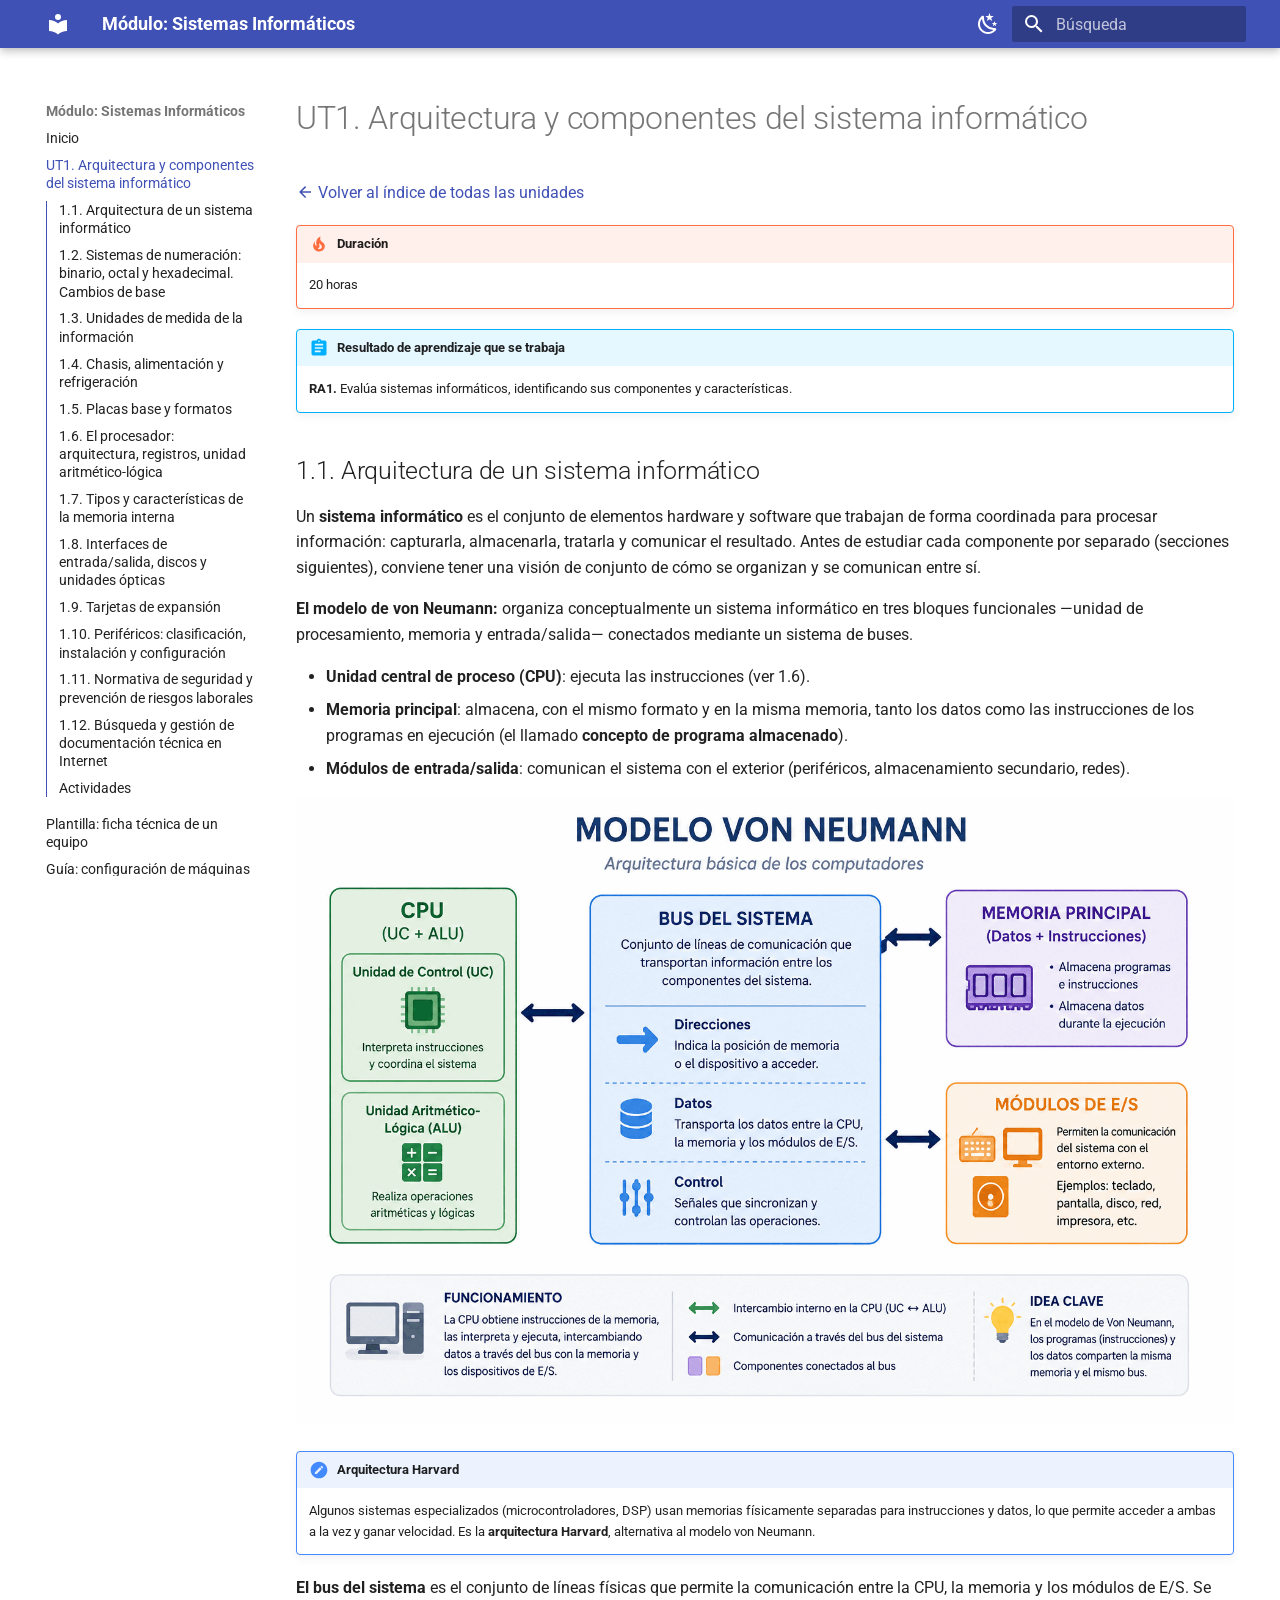
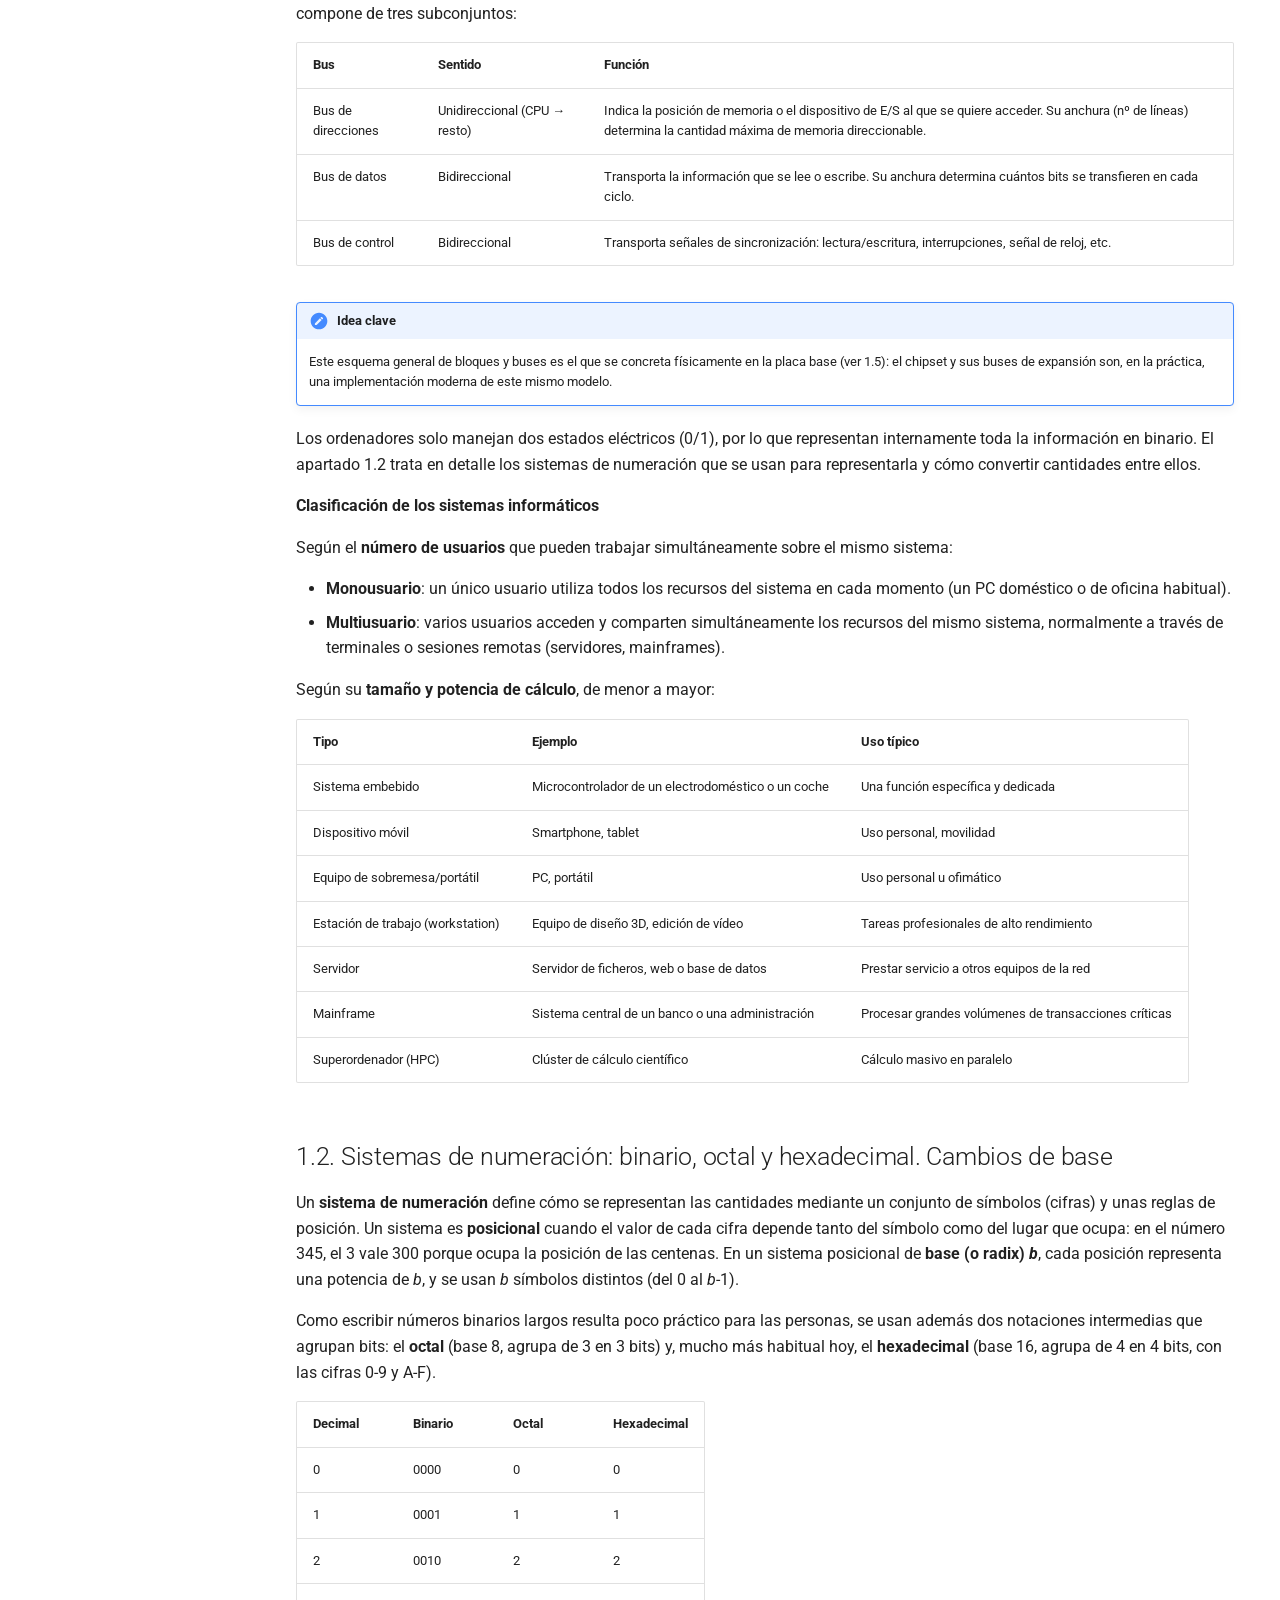
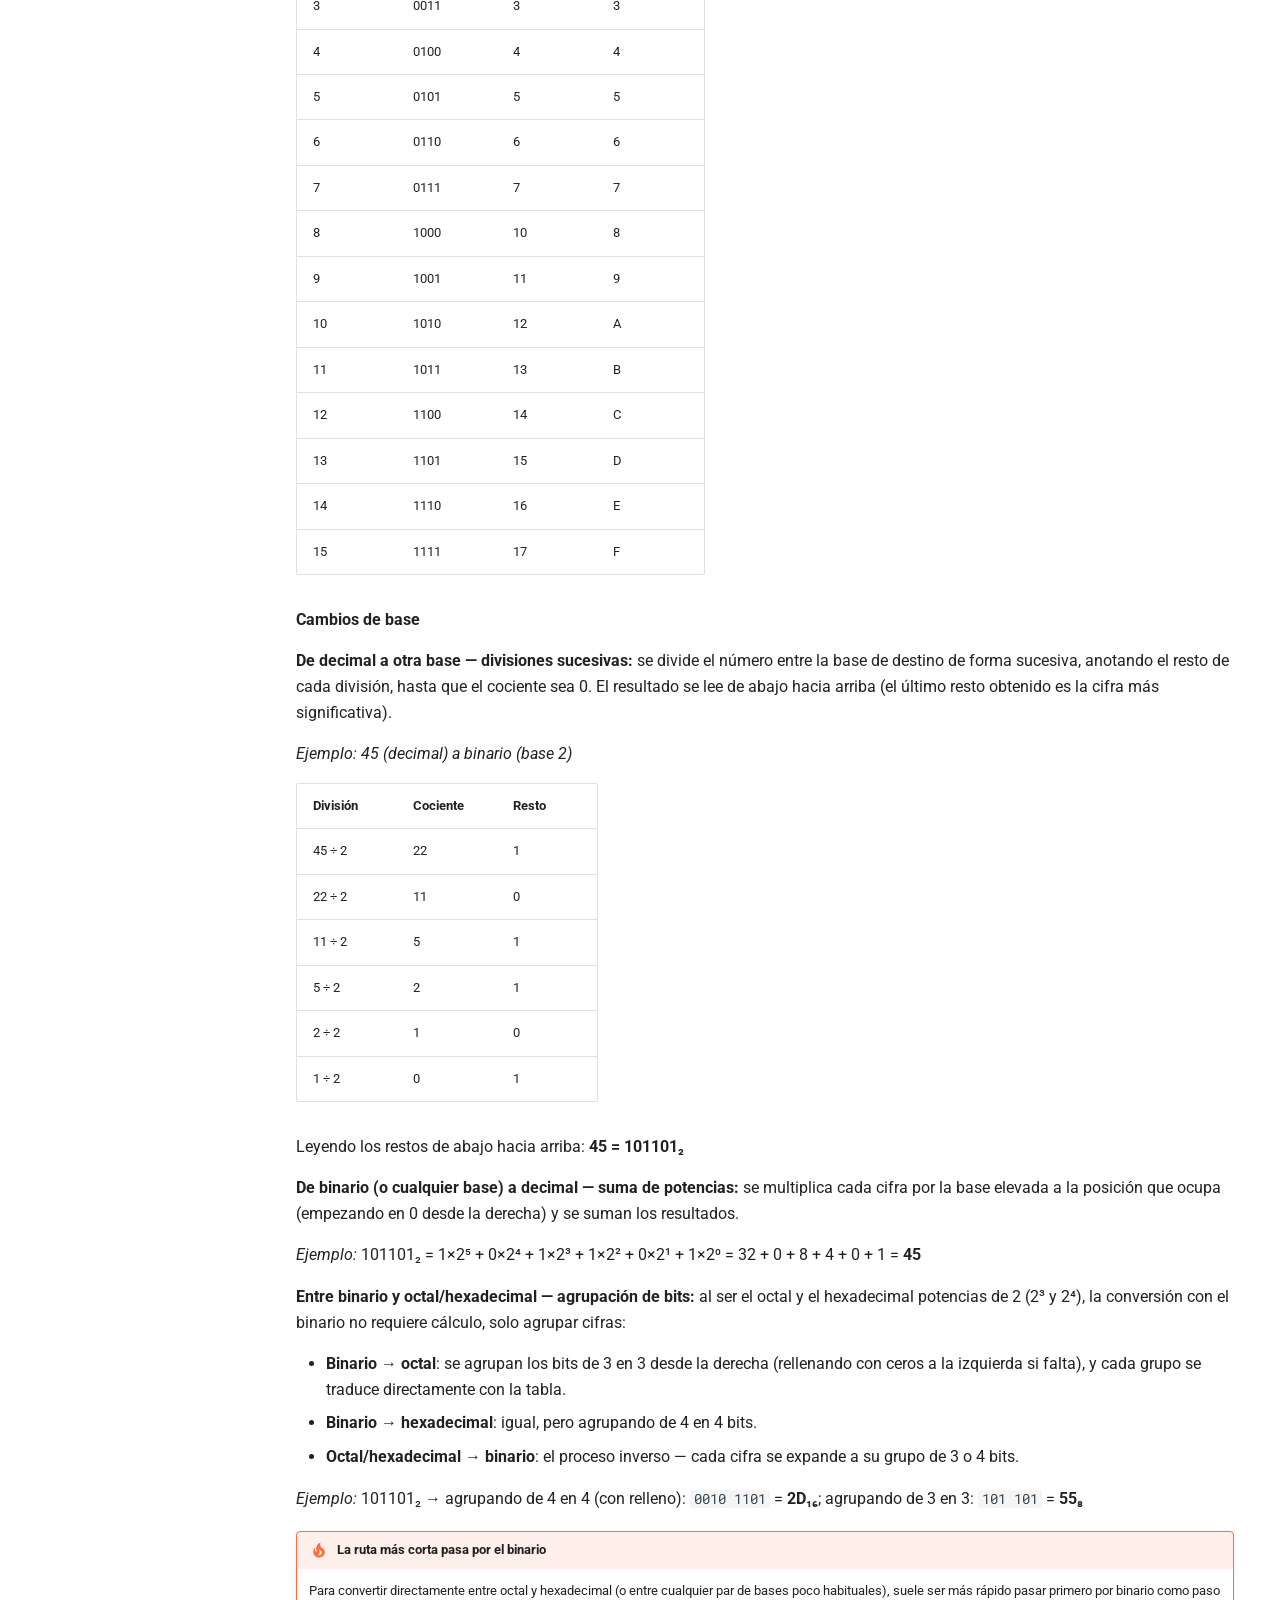
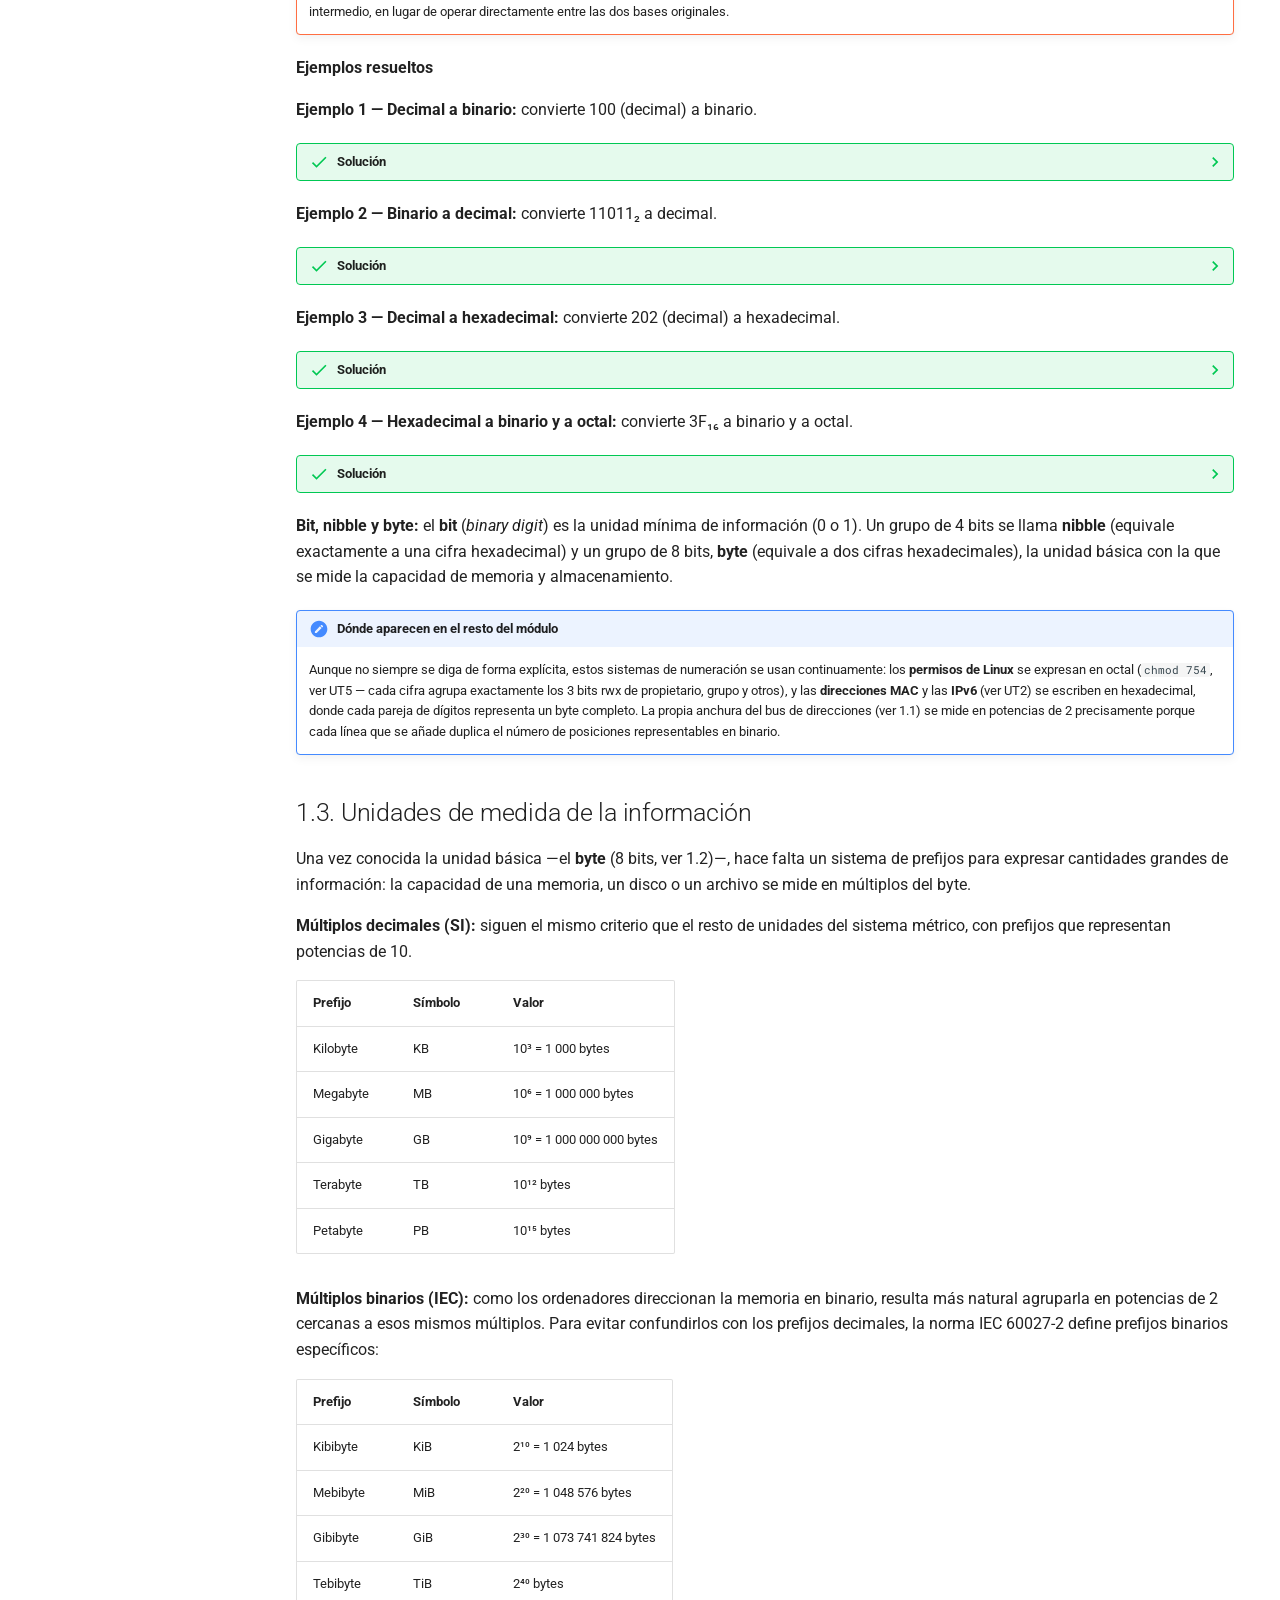
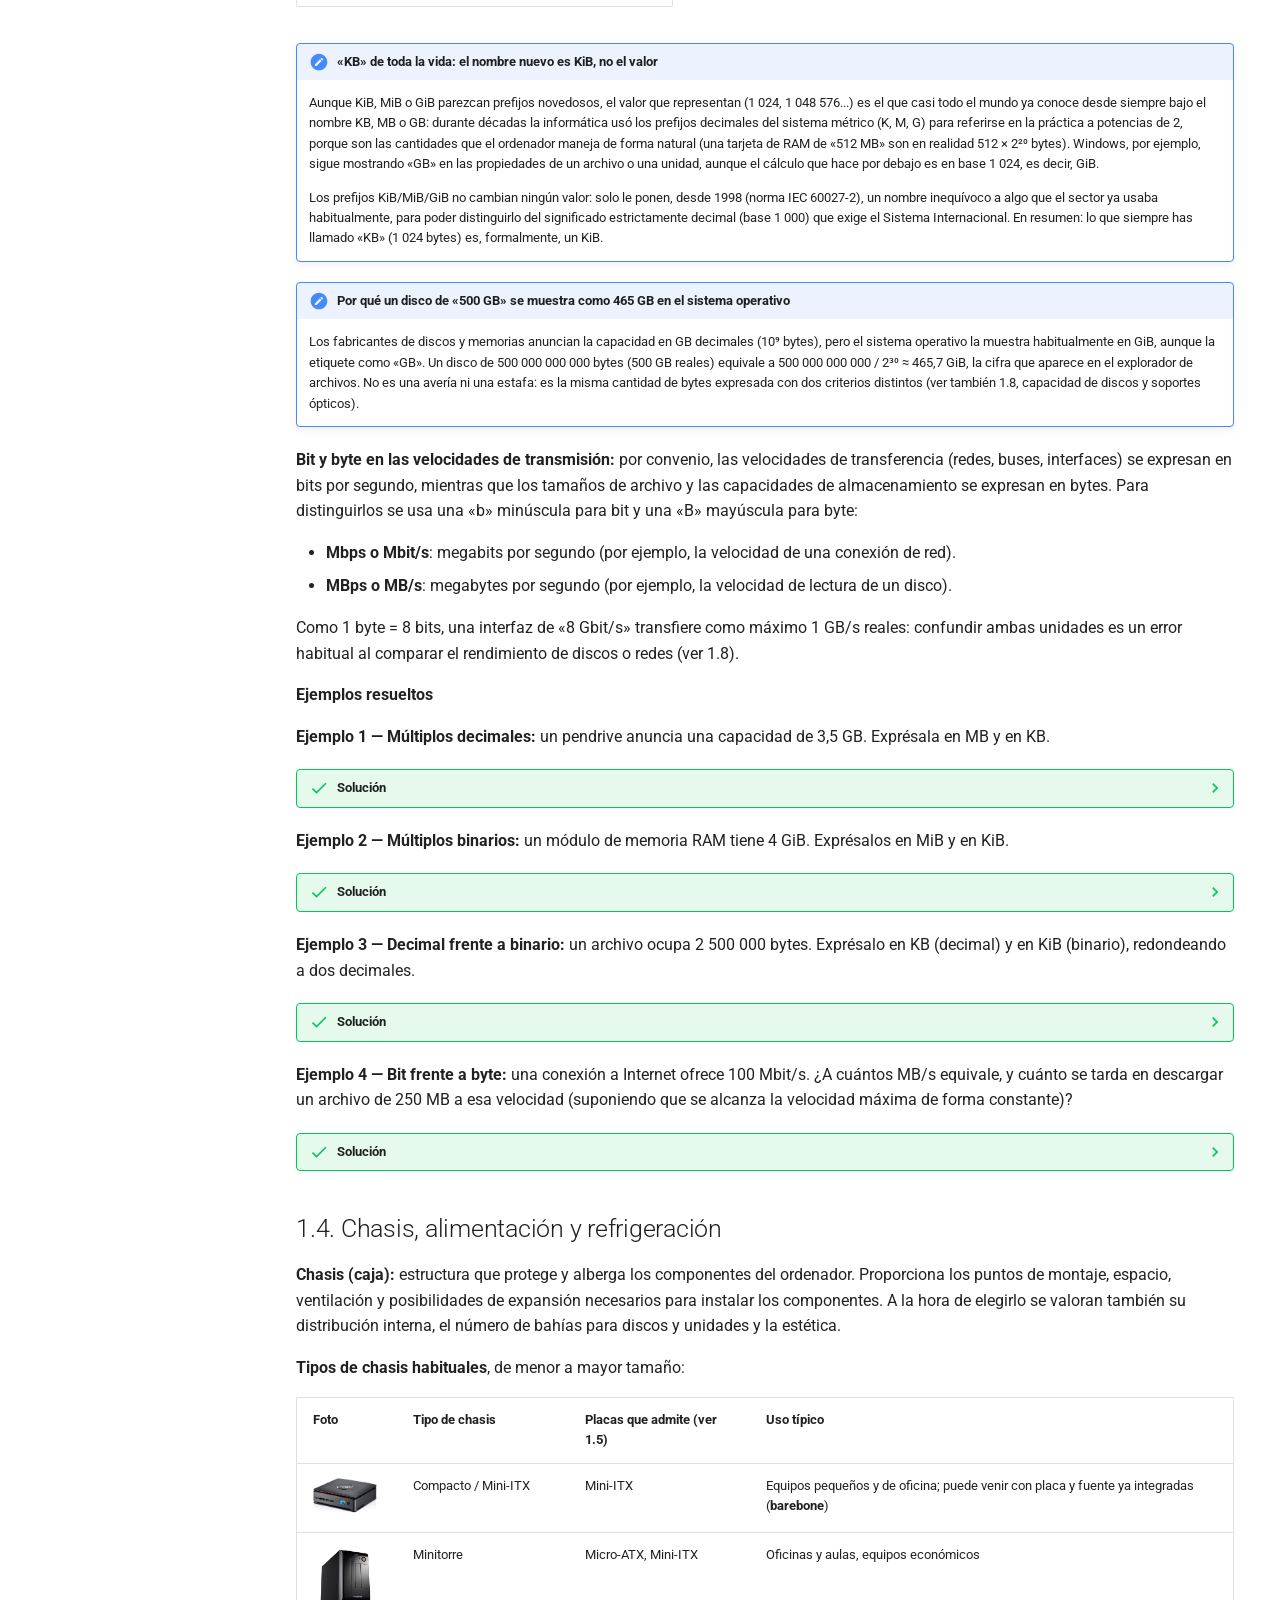
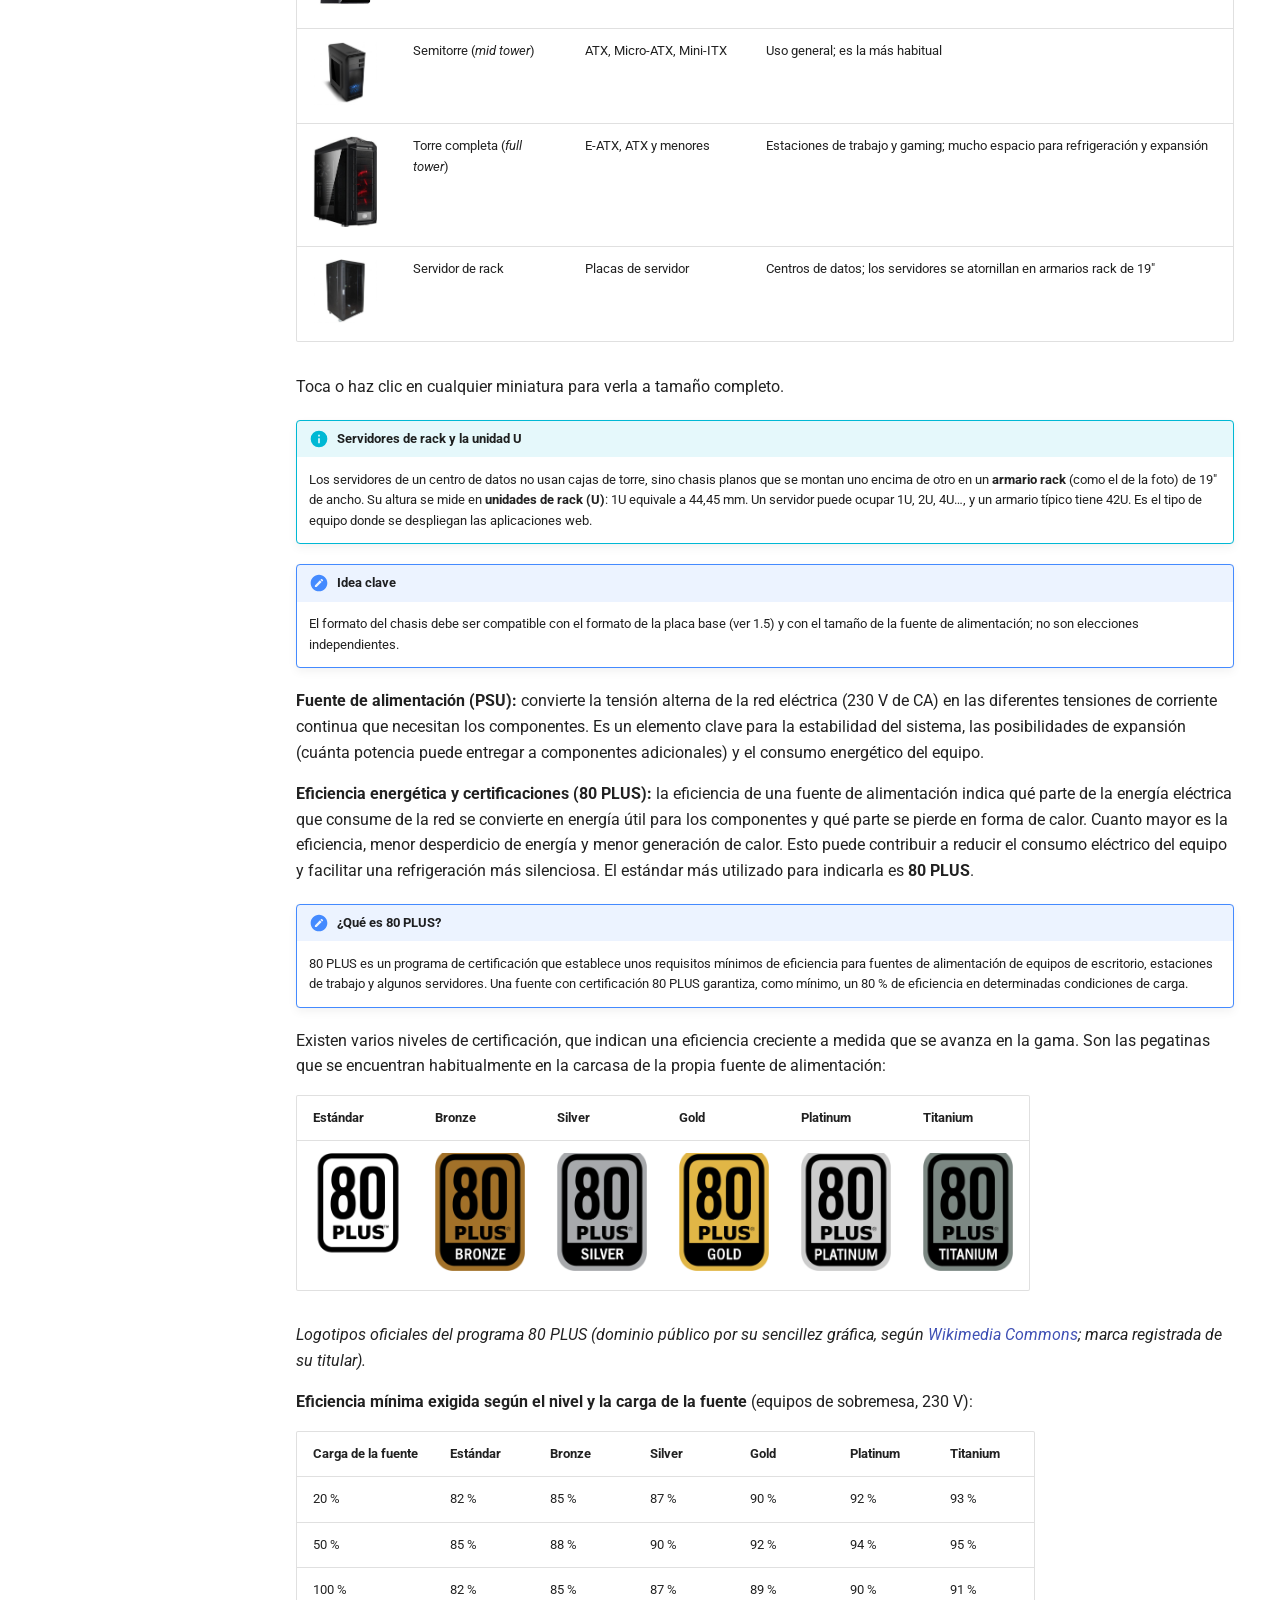
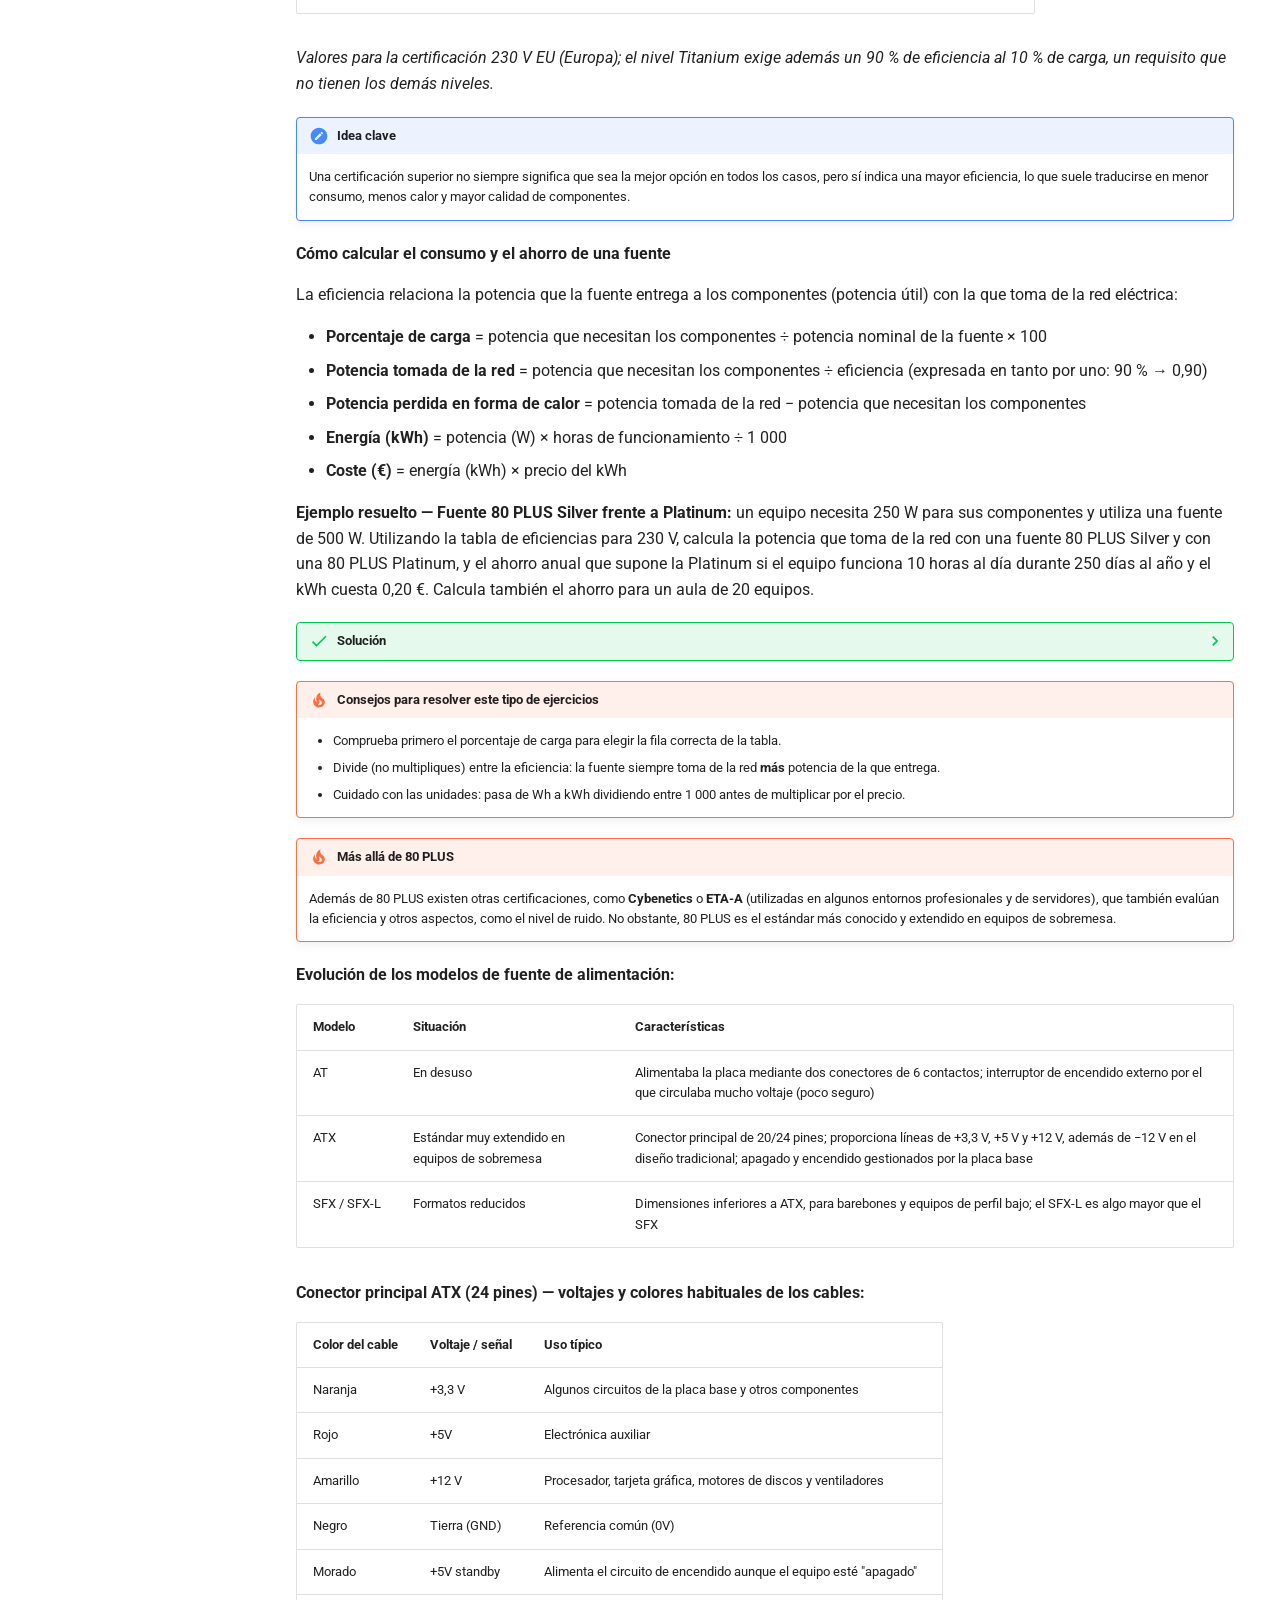
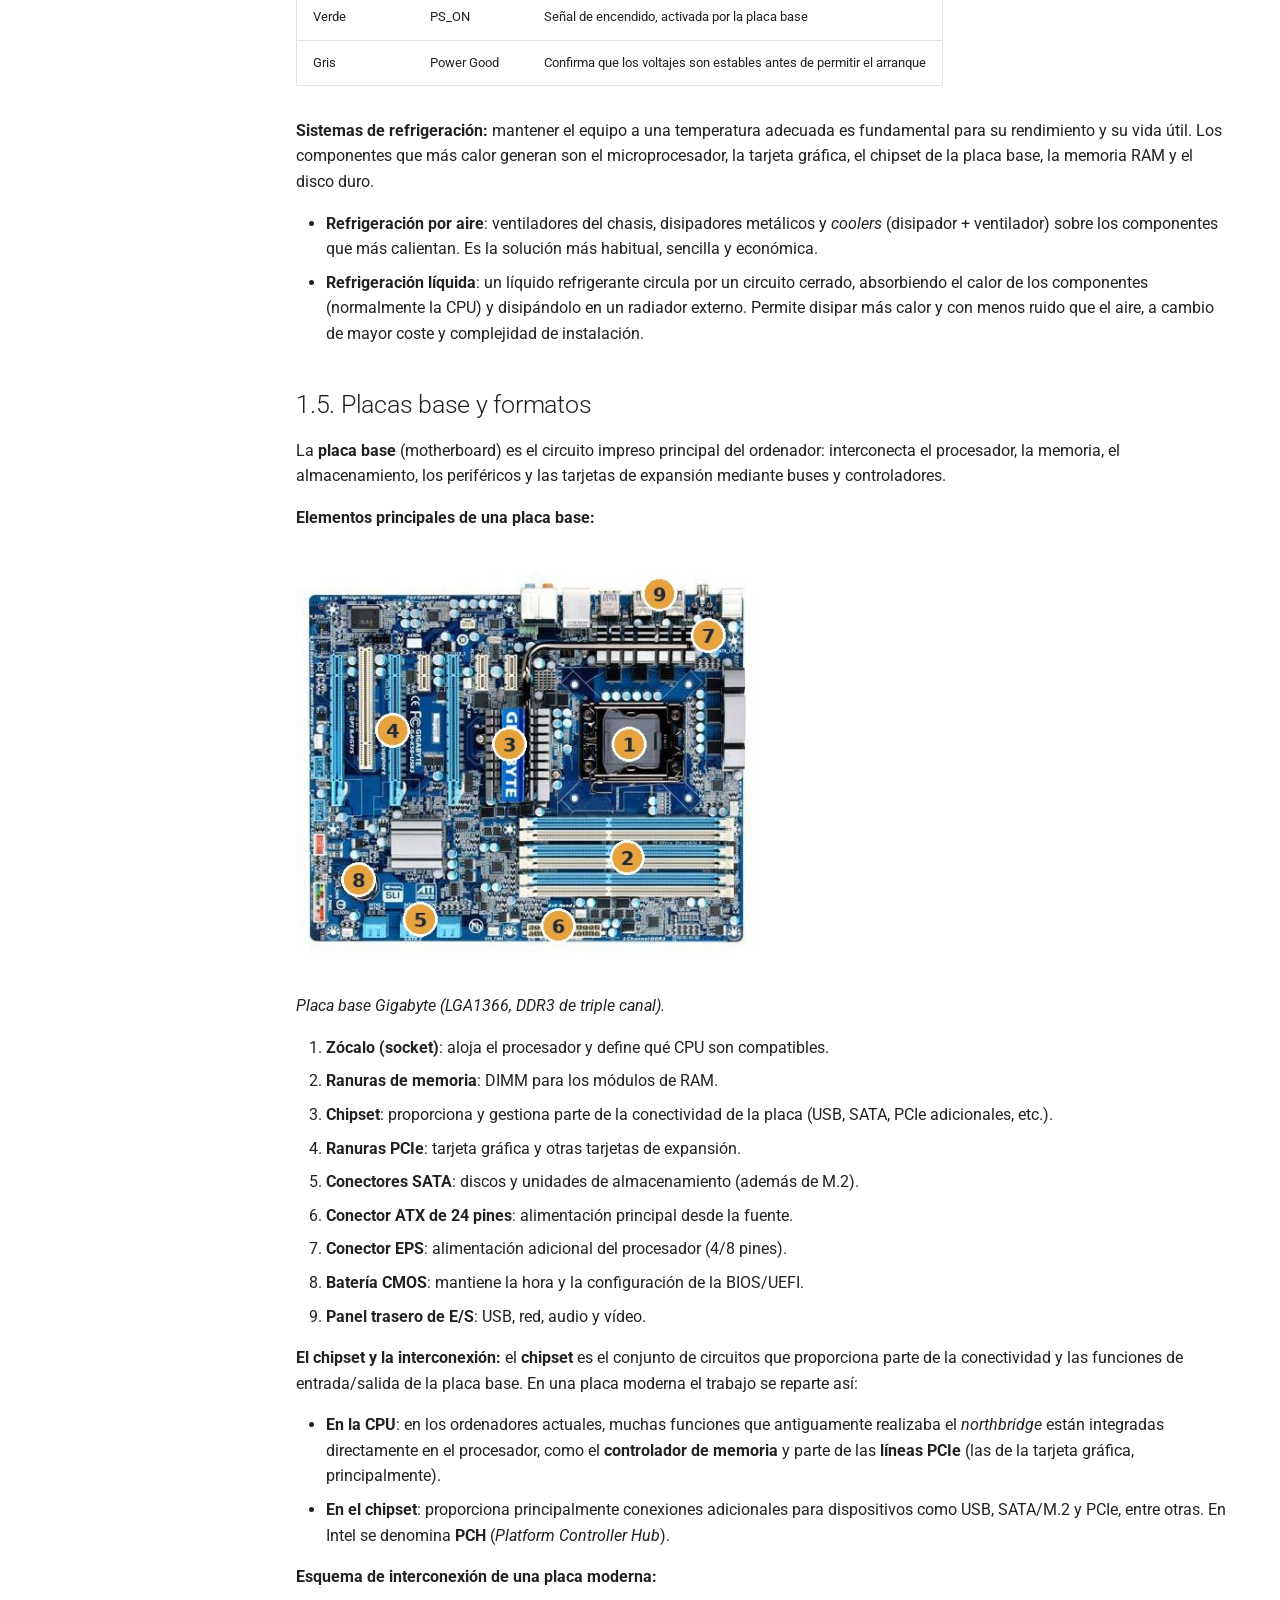
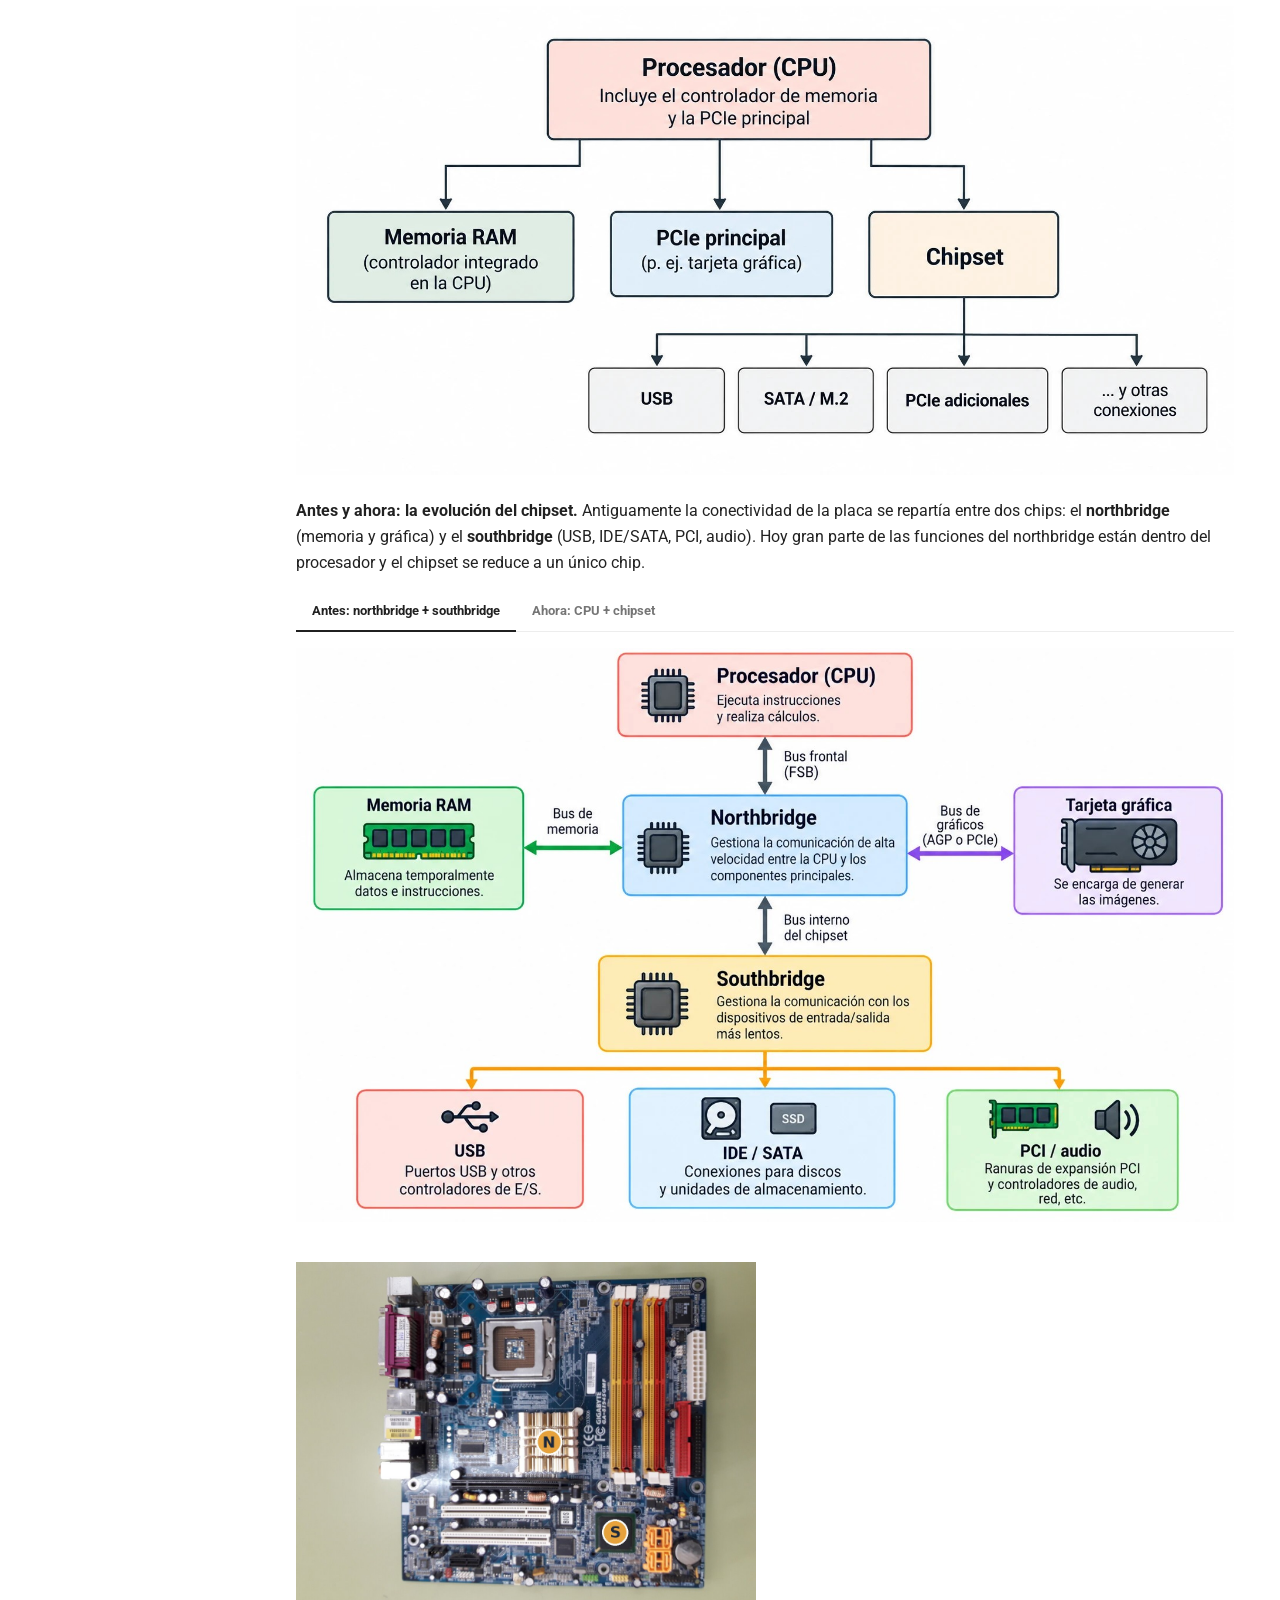
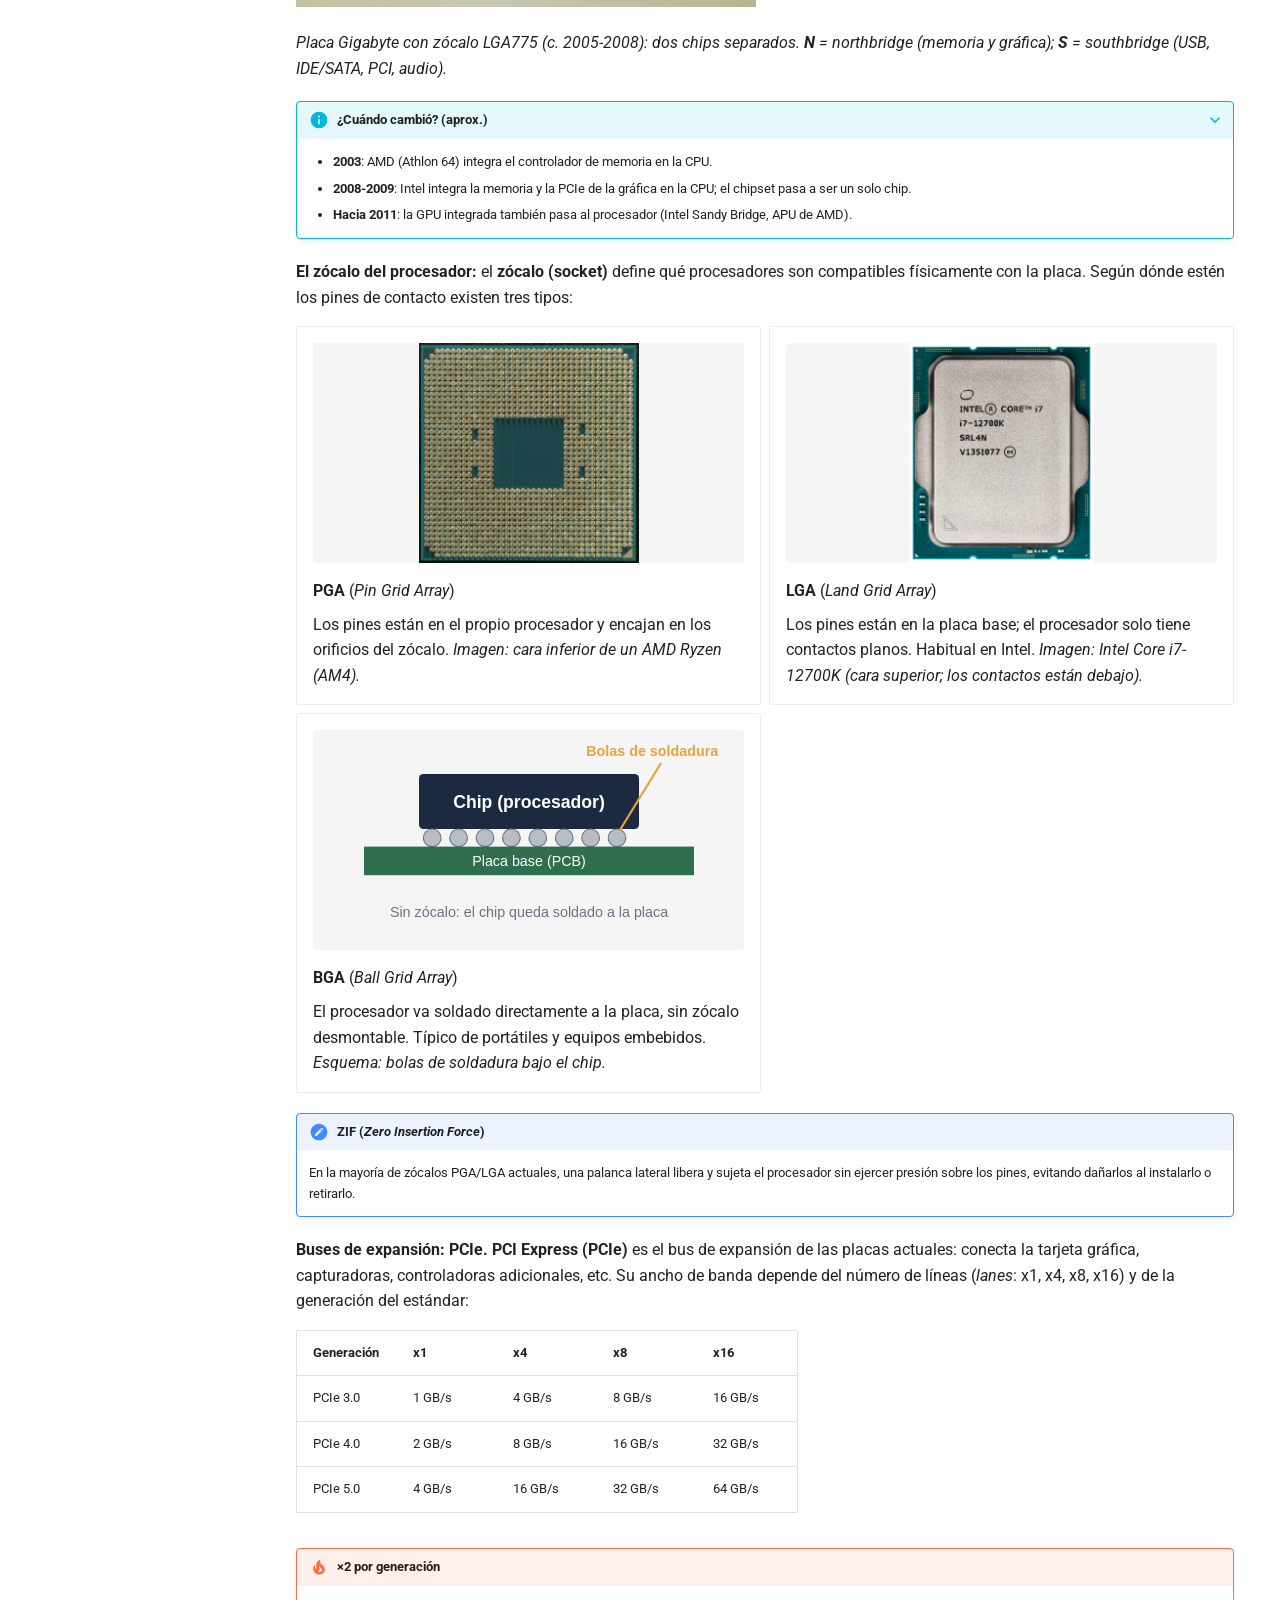
<file: ut1/index.html>
<!doctype html>
<html lang="es" class="no-js">
  <head>
    
      <meta charset="utf-8">
      <meta name="viewport" content="width=device-width,initial-scale=1">
      
        <meta name="description" content="Apuntes del módulo Sistemas Informáticos - CFGS Desarrollo de Aplicaciones Web">
      
      
        <meta name="author" content="Angela B. Serrano">
      
      
        <link rel="canonical" href="https://angelabserrano.github.io/sistemas-informaticos/ut1/">
      
      
        <link rel="prev" href="..">
      
      
        <link rel="next" href="../plantilla-ficha-tecnica/">
      
      
        
      
      
      <link rel="icon" href="../assets/images/favicon.png">
      <meta name="generator" content="mkdocs-1.6.1, mkdocs-material-9.8.2">
    
    
      
        <title>UT1. Arquitectura y componentes del sistema informático - Módulo: Sistemas Informáticos</title>
      
    
    
      <link rel="stylesheet" href="../assets/stylesheets/main.57a0d79d.min.css">
      
        
        <link rel="stylesheet" href="../assets/stylesheets/palette.fb2fffe2.min.css">
      
      


    
    
      
    
    
      
        
        
        <link rel="preconnect" href="https://fonts.gstatic.com" crossorigin>
        <link rel="stylesheet" href="https://fonts.googleapis.com/css?family=Roboto:300,300i,400,400i,700,700i%7CRoboto+Mono:400,400i,700,700i&display=fallback">
        <style>:root{--md-text-font:"Roboto";--md-code-font:"Roboto Mono"}</style>
      
    
    
      <link rel="stylesheet" href="../stylesheets/extra.css">
    
    <script>__md_scope=new URL("..",location),__md_hash=e=>[...e].reduce(((e,_)=>(e<<5)-e+_.charCodeAt(0)),0),__md_get=(e,_=localStorage,t=__md_scope)=>JSON.parse(_.getItem(t.pathname+"."+e)),__md_set=(e,_,t=localStorage,a=__md_scope)=>{try{t.setItem(a.pathname+"."+e,JSON.stringify(_))}catch(e){}}</script>
    
      

    
    
  </head>
  
  
    
    
      
    
    
    
    
    <body dir="ltr" data-md-color-scheme="default" data-md-color-primary="indigo" data-md-color-accent="deep-orange">
  
    
    <input class="md-toggle" data-md-toggle="drawer" type="checkbox" id="__drawer" autocomplete="off">
    <input class="md-toggle" data-md-toggle="search" type="checkbox" id="__search" autocomplete="off">
    <label class="md-overlay" for="__drawer"></label>
    <div data-md-component="skip">
      
        
        <a href="#ut1-arquitectura-y-componentes-del-sistema-informatico" class="md-skip">
          Saltar a contenido
        </a>
      
    </div>
    <div data-md-component="announce">
      
    </div>
    
    
      

  

<header class="md-header md-header--shadow" data-md-component="header">
  <nav class="md-header__inner md-grid" aria-label="Cabecera">
    <a href=".." title="Módulo: Sistemas Informáticos" class="md-header__button md-logo" aria-label="Módulo: Sistemas Informáticos" data-md-component="logo">
      
  
  <svg xmlns="http://www.w3.org/2000/svg" viewBox="0 0 24 24"><path d="M12 8a3 3 0 0 0 3-3 3 3 0 0 0-3-3 3 3 0 0 0-3 3 3 3 0 0 0 3 3m0 3.54C9.64 9.35 6.5 8 3 8v11c3.5 0 6.64 1.35 9 3.54 2.36-2.19 5.5-3.54 9-3.54V8c-3.5 0-6.64 1.35-9 3.54"/></svg>

    </a>
    <label class="md-header__button md-icon" for="__drawer">
      
      <svg xmlns="http://www.w3.org/2000/svg" viewBox="0 0 24 24"><path d="M3 6h18v2H3zm0 5h18v2H3zm0 5h18v2H3z"/></svg>
    </label>
    <div class="md-header__title" data-md-component="header-title">
      <div class="md-header__ellipsis">
        <div class="md-header__topic">
          <span class="md-ellipsis">
            Módulo: Sistemas Informáticos
          </span>
        </div>
        <div class="md-header__topic" data-md-component="header-topic">
          <span class="md-ellipsis">
            
              UT1. Arquitectura y componentes del sistema informático
            
          </span>
        </div>
      </div>
    </div>
    
      
        <form class="md-header__option" data-md-component="palette">
  
    
    
    
    <input class="md-option" data-md-color-media="" data-md-color-scheme="default" data-md-color-primary="indigo" data-md-color-accent="deep-orange"  aria-label="Modo oscuro"  type="radio" name="__palette" id="__palette_0">
    
      <label class="md-header__button md-icon" title="Modo oscuro" for="__palette_1" hidden>
        <svg xmlns="http://www.w3.org/2000/svg" viewBox="0 0 24 24"><path d="m17.75 4.09-2.53 1.94.91 3.06-2.63-1.81-2.63 1.81.91-3.06-2.53-1.94L12.44 4l1.06-3 1.06 3zm3.5 6.91-1.64 1.25.59 1.98-1.7-1.17-1.7 1.17.59-1.98L15.75 11l2.06-.05L18.5 9l.69 1.95zm-2.28 4.95c.83-.08 1.72 1.1 1.19 1.85-.32.45-.66.87-1.08 1.27C15.17 23 8.84 23 4.94 19.07c-3.91-3.9-3.91-10.24 0-14.14.4-.4.82-.76 1.27-1.08.75-.53 1.93.36 1.85 1.19-.27 2.86.69 5.83 2.89 8.02a9.96 9.96 0 0 0 8.02 2.89m-1.64 2.02a12.08 12.08 0 0 1-7.8-3.47c-2.17-2.19-3.33-5-3.49-7.82-2.81 3.14-2.7 7.96.31 10.98 3.02 3.01 7.84 3.12 10.98.31"/></svg>
      </label>
    
  
    
    
    
    <input class="md-option" data-md-color-media="" data-md-color-scheme="slate" data-md-color-primary="indigo" data-md-color-accent="deep-orange"  aria-label="Modo claro"  type="radio" name="__palette" id="__palette_1">
    
      <label class="md-header__button md-icon" title="Modo claro" for="__palette_0" hidden>
        <svg xmlns="http://www.w3.org/2000/svg" viewBox="0 0 24 24"><path d="M12 7a5 5 0 0 1 5 5 5 5 0 0 1-5 5 5 5 0 0 1-5-5 5 5 0 0 1 5-5m0 2a3 3 0 0 0-3 3 3 3 0 0 0 3 3 3 3 0 0 0 3-3 3 3 0 0 0-3-3m0-7 2.39 3.42C13.65 5.15 12.84 5 12 5s-1.65.15-2.39.42zM3.34 7l4.16-.35A7.2 7.2 0 0 0 5.94 8.5c-.44.74-.69 1.5-.83 2.29zm.02 10 1.76-3.77a7.131 7.131 0 0 0 2.38 4.14zM20.65 7l-1.77 3.79a7.02 7.02 0 0 0-2.38-4.15zm-.01 10-4.14.36c.59-.51 1.12-1.14 1.54-1.86.42-.73.69-1.5.83-2.29zM12 22l-2.41-3.44c.74.27 1.55.44 2.41.44.82 0 1.63-.17 2.37-.44z"/></svg>
      </label>
    
  
</form>
      
    
    
      <script>var palette=__md_get("__palette");if(palette&&palette.color){if("(prefers-color-scheme)"===palette.color.media){var media=matchMedia("(prefers-color-scheme: light)"),input=document.querySelector(media.matches?"[data-md-color-media='(prefers-color-scheme: light)']":"[data-md-color-media='(prefers-color-scheme: dark)']");palette.color.media=input.getAttribute("data-md-color-media"),palette.color.scheme=input.getAttribute("data-md-color-scheme"),palette.color.primary=input.getAttribute("data-md-color-primary"),palette.color.accent=input.getAttribute("data-md-color-accent")}for(var[key,value]of Object.entries(palette.color))document.body.setAttribute("data-md-color-"+key,value)}</script>
    
    
    
      
      
        <label class="md-header__button md-icon" for="__search">
          
          <svg xmlns="http://www.w3.org/2000/svg" viewBox="0 0 24 24"><path d="M9.5 3A6.5 6.5 0 0 1 16 9.5c0 1.61-.59 3.09-1.56 4.23l.27.27h.79l5 5-1.5 1.5-5-5v-.79l-.27-.27A6.52 6.52 0 0 1 9.5 16 6.5 6.5 0 0 1 3 9.5 6.5 6.5 0 0 1 9.5 3m0 2C7 5 5 7 5 9.5S7 14 9.5 14 14 12 14 9.5 12 5 9.5 5"/></svg>
        </label>
        <div class="md-search" data-md-component="search" role="dialog">
  <label class="md-search__overlay" for="__search"></label>
  <div class="md-search__inner" role="search">
    <form class="md-search__form" name="search">
      <input type="text" class="md-search__input" name="query" aria-label="Búsqueda" placeholder="Búsqueda" autocapitalize="off" autocorrect="off" autocomplete="off" spellcheck="false" data-md-component="search-query" required>
      <label class="md-search__icon md-icon" for="__search">
        
        <svg xmlns="http://www.w3.org/2000/svg" viewBox="0 0 24 24"><path d="M9.5 3A6.5 6.5 0 0 1 16 9.5c0 1.61-.59 3.09-1.56 4.23l.27.27h.79l5 5-1.5 1.5-5-5v-.79l-.27-.27A6.52 6.52 0 0 1 9.5 16 6.5 6.5 0 0 1 3 9.5 6.5 6.5 0 0 1 9.5 3m0 2C7 5 5 7 5 9.5S7 14 9.5 14 14 12 14 9.5 12 5 9.5 5"/></svg>
        
        <svg xmlns="http://www.w3.org/2000/svg" viewBox="0 0 24 24"><path d="M20 11v2H8l5.5 5.5-1.42 1.42L4.16 12l7.92-7.92L13.5 5.5 8 11z"/></svg>
      </label>
      <nav class="md-search__options" aria-label="Buscar">
        
        <button type="reset" class="md-search__icon md-icon" title="Limpiar" aria-label="Limpiar" tabindex="-1">
          
          <svg xmlns="http://www.w3.org/2000/svg" viewBox="0 0 24 24"><path d="M19 6.41 17.59 5 12 10.59 6.41 5 5 6.41 10.59 12 5 17.59 6.41 19 12 13.41 17.59 19 19 17.59 13.41 12z"/></svg>
        </button>
      </nav>
      
        <div class="md-search__suggest" data-md-component="search-suggest"></div>
      
    </form>
    <div class="md-search__output">
      <div class="md-search__scrollwrap" tabindex="0" data-md-scrollfix>
        <div class="md-search-result" data-md-component="search-result">
          <div class="md-search-result__meta">
            Inicializando búsqueda
          </div>
          <ol class="md-search-result__list" role="presentation"></ol>
        </div>
      </div>
    </div>
  </div>
</div>
      
    
    
  </nav>
  
</header>
    
    <div class="md-container" data-md-component="container">
      
      
        
          
        
      
      <main class="md-main" data-md-component="main">
        <div class="md-main__inner md-grid">
          
            
              
              <div class="md-sidebar md-sidebar--primary" data-md-component="sidebar" data-md-type="navigation" >
                <div class="md-sidebar__scrollwrap">
                  <div class="md-sidebar__inner">
                    



  

<nav class="md-nav md-nav--primary md-nav--integrated" aria-label="Navegación" data-md-level="0">
  <label class="md-nav__title" for="__drawer">
    <a href=".." title="Módulo: Sistemas Informáticos" class="md-nav__button md-logo" aria-label="Módulo: Sistemas Informáticos" data-md-component="logo">
      
  
  <svg xmlns="http://www.w3.org/2000/svg" viewBox="0 0 24 24"><path d="M12 8a3 3 0 0 0 3-3 3 3 0 0 0-3-3 3 3 0 0 0-3 3 3 3 0 0 0 3 3m0 3.54C9.64 9.35 6.5 8 3 8v11c3.5 0 6.64 1.35 9 3.54 2.36-2.19 5.5-3.54 9-3.54V8c-3.5 0-6.64 1.35-9 3.54"/></svg>

    </a>
    Módulo: Sistemas Informáticos
  </label>
  
  <ul class="md-nav__list" data-md-scrollfix>
    
      
      
  
  
  
  
    <li class="md-nav__item">
      <a href=".." class="md-nav__link">
        
  
  
  <span class="md-ellipsis">
    
  
    Inicio
  

    
  </span>
  
  

      </a>
    </li>
  

    
      
      
  
  
    
  
  
  
    <li class="md-nav__item md-nav__item--active">
      
      <input class="md-nav__toggle md-toggle" type="checkbox" id="__toc">
      
      
        
      
      
        <label class="md-nav__link md-nav__link--active" for="__toc">
          
  
  
  <span class="md-ellipsis">
    
  
    UT1. Arquitectura y componentes del sistema informático
  

    
  </span>
  
  

          <span class="md-nav__icon md-icon"></span>
        </label>
      
      <a href="./" class="md-nav__link md-nav__link--active">
        
  
  
  <span class="md-ellipsis">
    
  
    UT1. Arquitectura y componentes del sistema informático
  

    
  </span>
  
  

      </a>
      
        

<nav class="md-nav md-nav--secondary" aria-label="Tabla de contenidos">
  
  
  
    
  
  
    <label class="md-nav__title" for="__toc">
      <span class="md-nav__icon md-icon"></span>
      Tabla de contenidos
    </label>
    <ul class="md-nav__list" data-md-component="toc" data-md-scrollfix>
      
        <li class="md-nav__item">
  <a href="#11-arquitectura-de-un-sistema-informatico" class="md-nav__link">
    <span class="md-ellipsis">
      
        1.1. Arquitectura de un sistema informático
      
    </span>
  </a>
  
</li>
      
        <li class="md-nav__item">
  <a href="#12-sistemas-de-numeracion-binario-octal-y-hexadecimal-cambios-de-base" class="md-nav__link">
    <span class="md-ellipsis">
      
        1.2. Sistemas de numeración: binario, octal y hexadecimal. Cambios de base
      
    </span>
  </a>
  
</li>
      
        <li class="md-nav__item">
  <a href="#13-unidades-de-medida-de-la-informacion" class="md-nav__link">
    <span class="md-ellipsis">
      
        1.3. Unidades de medida de la información
      
    </span>
  </a>
  
</li>
      
        <li class="md-nav__item">
  <a href="#14-chasis-alimentacion-y-refrigeracion" class="md-nav__link">
    <span class="md-ellipsis">
      
        1.4. Chasis, alimentación y refrigeración
      
    </span>
  </a>
  
</li>
      
        <li class="md-nav__item">
  <a href="#15-placas-base-y-formatos" class="md-nav__link">
    <span class="md-ellipsis">
      
        1.5. Placas base y formatos
      
    </span>
  </a>
  
</li>
      
        <li class="md-nav__item">
  <a href="#16-el-procesador-arquitectura-registros-unidad-aritmetico-logica" class="md-nav__link">
    <span class="md-ellipsis">
      
        1.6. El procesador: arquitectura, registros, unidad aritmético-lógica
      
    </span>
  </a>
  
</li>
      
        <li class="md-nav__item">
  <a href="#17-tipos-y-caracteristicas-de-la-memoria-interna" class="md-nav__link">
    <span class="md-ellipsis">
      
        1.7. Tipos y características de la memoria interna
      
    </span>
  </a>
  
</li>
      
        <li class="md-nav__item">
  <a href="#18-interfaces-de-entradasalida-discos-y-unidades-opticas" class="md-nav__link">
    <span class="md-ellipsis">
      
        1.8. Interfaces de entrada/salida, discos y unidades ópticas
      
    </span>
  </a>
  
</li>
      
        <li class="md-nav__item">
  <a href="#19-tarjetas-de-expansion" class="md-nav__link">
    <span class="md-ellipsis">
      
        1.9. Tarjetas de expansión
      
    </span>
  </a>
  
</li>
      
        <li class="md-nav__item">
  <a href="#110-perifericos-clasificacion-instalacion-y-configuracion" class="md-nav__link">
    <span class="md-ellipsis">
      
        1.10. Periféricos: clasificación, instalación y configuración
      
    </span>
  </a>
  
</li>
      
        <li class="md-nav__item">
  <a href="#111-normativa-de-seguridad-y-prevencion-de-riesgos-laborales" class="md-nav__link">
    <span class="md-ellipsis">
      
        1.11. Normativa de seguridad y prevención de riesgos laborales
      
    </span>
  </a>
  
</li>
      
        <li class="md-nav__item">
  <a href="#112-busqueda-y-gestion-de-documentacion-tecnica-en-internet" class="md-nav__link">
    <span class="md-ellipsis">
      
        1.12. Búsqueda y gestión de documentación técnica en Internet
      
    </span>
  </a>
  
</li>
      
        <li class="md-nav__item">
  <a href="#actividades" class="md-nav__link">
    <span class="md-ellipsis">
      
        Actividades
      
    </span>
  </a>
  
</li>
      
    </ul>
  
</nav>
      
    </li>
  

    
      
      
  
  
  
  
    <li class="md-nav__item">
      <a href="../plantilla-ficha-tecnica/" class="md-nav__link">
        
  
  
  <span class="md-ellipsis">
    
  
    Plantilla: ficha técnica de un equipo
  

    
  </span>
  
  

      </a>
    </li>
  

    
      
      
  
  
  
  
    <li class="md-nav__item">
      <a href="../guia-virtualbox/" class="md-nav__link">
        
  
  
  <span class="md-ellipsis">
    
  
    Guía: configuración de máquinas virtuales en VirtualBox
  

    
  </span>
  
  

      </a>
    </li>
  

    
      
      
  
  
  
  
    <li class="md-nav__item">
      <a href="../ut2/" class="md-nav__link">
        
  
  
  <span class="md-ellipsis">
    
  
    UT2. Redes
  

    
  </span>
  
  

      </a>
    </li>
  

    
      
      
  
  
  
  
    <li class="md-nav__item">
      <a href="../ut3/" class="md-nav__link">
        
  
  
  <span class="md-ellipsis">
    
  
    UT3. Instalación de sistemas operativos
  

    
  </span>
  
  

      </a>
    </li>
  

    
      
      
  
  
  
  
    <li class="md-nav__item">
      <a href="../plantilla-informe-instalacion/" class="md-nav__link">
        
  
  
  <span class="md-ellipsis">
    
  
    Plantilla: informe técnico de instalación
  

    
  </span>
  
  

      </a>
    </li>
  

    
      
      
  
  
  
  
    <li class="md-nav__item">
      <a href="../ut5/" class="md-nav__link">
        
  
  
  <span class="md-ellipsis">
    
  
    UT5. Administración de sistemas GNU/Linux
  

    
  </span>
  
  

      </a>
    </li>
  

    
      
      
  
  
  
  
    <li class="md-nav__item">
      <a href="../ut6/" class="md-nav__link">
        
  
  
  <span class="md-ellipsis">
    
  
    UT6. Sistemas operativos en red
  

    
  </span>
  
  

      </a>
    </li>
  

    
  </ul>
</nav>
                  </div>
                </div>
              </div>
            
            
          
          
            <div class="md-content" data-md-component="content">
              
              <article class="md-content__inner md-typeset">
                
                  



<h1 id="ut1-arquitectura-y-componentes-del-sistema-informatico">UT1. Arquitectura y componentes del sistema informático<a class="headerlink" href="#ut1-arquitectura-y-componentes-del-sistema-informatico" title="Permanent link">&para;</a></h1>
<p><a href="../"><span class="twemoji"><svg xmlns="http://www.w3.org/2000/svg" viewBox="0 0 24 24"><path d="M20 11v2H8l5.5 5.5-1.42 1.42L4.16 12l7.92-7.92L13.5 5.5 8 11z"/></svg></span> Volver al índice de todas las unidades</a></p>
<div class="admonition tip">
<p class="admonition-title">Duración</p>
<p>20 horas</p>
</div>
<div class="admonition abstract">
<p class="admonition-title">Resultado de aprendizaje que se trabaja</p>
<p><strong>RA1.</strong> Evalúa sistemas informáticos, identificando sus componentes y características.</p>
</div>
<h2 id="11-arquitectura-de-un-sistema-informatico">1.1. Arquitectura de un sistema informático<a class="headerlink" href="#11-arquitectura-de-un-sistema-informatico" title="Permanent link">&para;</a></h2>
<p>Un <strong>sistema informático</strong> es el conjunto de elementos hardware y software que trabajan de forma coordinada para procesar información: capturarla, almacenarla, tratarla y comunicar el resultado. Antes de estudiar cada componente por separado (secciones siguientes), conviene tener una visión de conjunto de cómo se organizan y se comunican entre sí.</p>
<p><strong>El modelo de von Neumann:</strong> organiza conceptualmente un sistema informático en tres bloques funcionales —unidad de procesamiento, memoria y entrada/salida— conectados mediante un sistema de buses.</p>
<ul>
<li><strong>Unidad central de proceso (CPU)</strong>: ejecuta las instrucciones (ver 1.6).</li>
<li><strong>Memoria principal</strong>: almacena, con el mismo formato y en la misma memoria, tanto los datos como las instrucciones de los programas en ejecución (el llamado <strong>concepto de programa almacenado</strong>).</li>
<li><strong>Módulos de entrada/salida</strong>: comunican el sistema con el exterior (periféricos, almacenamiento secundario, redes).</li>
</ul>
<p><img alt="Modelo de von Neumann: CPU (UC + ALU), memoria principal y módulos de E/S conectados mediante un bus de direcciones, datos y control" src="../img/ut1_modelo_von_neumann.png" /></p>
<div class="admonition note">
<p class="admonition-title">Arquitectura Harvard</p>
<p>Algunos sistemas especializados (microcontroladores, DSP) usan memorias físicamente separadas para instrucciones y datos, lo que permite acceder a ambas a la vez y ganar velocidad. Es la <strong>arquitectura Harvard</strong>, alternativa al modelo von Neumann.</p>
</div>
<p><strong>El bus del sistema</strong> es el conjunto de líneas físicas que permite la comunicación entre la CPU, la memoria y los módulos de E/S. Se compone de tres subconjuntos:</p>
<table>
<thead>
<tr>
<th>Bus</th>
<th>Sentido</th>
<th>Función</th>
</tr>
</thead>
<tbody>
<tr>
<td>Bus de direcciones</td>
<td>Unidireccional (CPU → resto)</td>
<td>Indica la posición de memoria o el dispositivo de E/S al que se quiere acceder. Su anchura (nº de líneas) determina la cantidad máxima de memoria direccionable.</td>
</tr>
<tr>
<td>Bus de datos</td>
<td>Bidireccional</td>
<td>Transporta la información que se lee o escribe. Su anchura determina cuántos bits se transfieren en cada ciclo.</td>
</tr>
<tr>
<td>Bus de control</td>
<td>Bidireccional</td>
<td>Transporta señales de sincronización: lectura/escritura, interrupciones, señal de reloj, etc.</td>
</tr>
</tbody>
</table>
<div class="admonition note">
<p class="admonition-title">Idea clave</p>
<p>Este esquema general de bloques y buses es el que se concreta físicamente en la placa base (ver 1.5): el chipset y sus buses de expansión son, en la práctica, una implementación moderna de este mismo modelo.</p>
</div>
<p>Los ordenadores solo manejan dos estados eléctricos (0/1), por lo que representan internamente toda la información en binario. El apartado 1.2 trata en detalle los sistemas de numeración que se usan para representarla y cómo convertir cantidades entre ellos.</p>
<p><strong>Clasificación de los sistemas informáticos</strong></p>
<p>Según el <strong>número de usuarios</strong> que pueden trabajar simultáneamente sobre el mismo sistema:</p>
<ul>
<li><strong>Monousuario</strong>: un único usuario utiliza todos los recursos del sistema en cada momento (un PC doméstico o de oficina habitual).</li>
<li><strong>Multiusuario</strong>: varios usuarios acceden y comparten simultáneamente los recursos del mismo sistema, normalmente a través de terminales o sesiones remotas (servidores, mainframes).</li>
</ul>
<p>Según su <strong>tamaño y potencia de cálculo</strong>, de menor a mayor:</p>
<table>
<thead>
<tr>
<th>Tipo</th>
<th>Ejemplo</th>
<th>Uso típico</th>
</tr>
</thead>
<tbody>
<tr>
<td>Sistema embebido</td>
<td>Microcontrolador de un electrodoméstico o un coche</td>
<td>Una función específica y dedicada</td>
</tr>
<tr>
<td>Dispositivo móvil</td>
<td>Smartphone, tablet</td>
<td>Uso personal, movilidad</td>
</tr>
<tr>
<td>Equipo de sobremesa/portátil</td>
<td>PC, portátil</td>
<td>Uso personal u ofimático</td>
</tr>
<tr>
<td>Estación de trabajo (workstation)</td>
<td>Equipo de diseño 3D, edición de vídeo</td>
<td>Tareas profesionales de alto rendimiento</td>
</tr>
<tr>
<td>Servidor</td>
<td>Servidor de ficheros, web o base de datos</td>
<td>Prestar servicio a otros equipos de la red</td>
</tr>
<tr>
<td>Mainframe</td>
<td>Sistema central de un banco o una administración</td>
<td>Procesar grandes volúmenes de transacciones críticas</td>
</tr>
<tr>
<td>Superordenador (HPC)</td>
<td>Clúster de cálculo científico</td>
<td>Cálculo masivo en paralelo</td>
</tr>
</tbody>
</table>
<h2 id="12-sistemas-de-numeracion-binario-octal-y-hexadecimal-cambios-de-base">1.2. Sistemas de numeración: binario, octal y hexadecimal. Cambios de base<a class="headerlink" href="#12-sistemas-de-numeracion-binario-octal-y-hexadecimal-cambios-de-base" title="Permanent link">&para;</a></h2>
<p>Un <strong>sistema de numeración</strong> define cómo se representan las cantidades mediante un conjunto de símbolos (cifras) y unas reglas de posición. Un sistema es <strong>posicional</strong> cuando el valor de cada cifra depende tanto del símbolo como del lugar que ocupa: en el número 345, el 3 vale 300 porque ocupa la posición de las centenas. En un sistema posicional de <strong>base (o radix) <em>b</em></strong>, cada posición representa una potencia de <em>b</em>, y se usan <em>b</em> símbolos distintos (del 0 al <em>b</em>-1).</p>
<p>Como escribir números binarios largos resulta poco práctico para las personas, se usan además dos notaciones intermedias que agrupan bits: el <strong>octal</strong> (base 8, agrupa de 3 en 3 bits) y, mucho más habitual hoy, el <strong>hexadecimal</strong> (base 16, agrupa de 4 en 4 bits, con las cifras 0-9 y A-F).</p>
<table>
<thead>
<tr>
<th>Decimal</th>
<th>Binario</th>
<th>Octal</th>
<th>Hexadecimal</th>
</tr>
</thead>
<tbody>
<tr>
<td>0</td>
<td>0000</td>
<td>0</td>
<td>0</td>
</tr>
<tr>
<td>1</td>
<td>0001</td>
<td>1</td>
<td>1</td>
</tr>
<tr>
<td>2</td>
<td>0010</td>
<td>2</td>
<td>2</td>
</tr>
<tr>
<td>3</td>
<td>0011</td>
<td>3</td>
<td>3</td>
</tr>
<tr>
<td>4</td>
<td>0100</td>
<td>4</td>
<td>4</td>
</tr>
<tr>
<td>5</td>
<td>0101</td>
<td>5</td>
<td>5</td>
</tr>
<tr>
<td>6</td>
<td>0110</td>
<td>6</td>
<td>6</td>
</tr>
<tr>
<td>7</td>
<td>0111</td>
<td>7</td>
<td>7</td>
</tr>
<tr>
<td>8</td>
<td>1000</td>
<td>10</td>
<td>8</td>
</tr>
<tr>
<td>9</td>
<td>1001</td>
<td>11</td>
<td>9</td>
</tr>
<tr>
<td>10</td>
<td>1010</td>
<td>12</td>
<td>A</td>
</tr>
<tr>
<td>11</td>
<td>1011</td>
<td>13</td>
<td>B</td>
</tr>
<tr>
<td>12</td>
<td>1100</td>
<td>14</td>
<td>C</td>
</tr>
<tr>
<td>13</td>
<td>1101</td>
<td>15</td>
<td>D</td>
</tr>
<tr>
<td>14</td>
<td>1110</td>
<td>16</td>
<td>E</td>
</tr>
<tr>
<td>15</td>
<td>1111</td>
<td>17</td>
<td>F</td>
</tr>
</tbody>
</table>
<p><strong>Cambios de base</strong></p>
<p><strong>De decimal a otra base — divisiones sucesivas:</strong> se divide el número entre la base de destino de forma sucesiva, anotando el resto de cada división, hasta que el cociente sea 0. El resultado se lee de abajo hacia arriba (el último resto obtenido es la cifra más significativa).</p>
<p><em>Ejemplo: 45 (decimal) a binario (base 2)</em></p>
<table>
<thead>
<tr>
<th>División</th>
<th>Cociente</th>
<th>Resto</th>
</tr>
</thead>
<tbody>
<tr>
<td>45 ÷ 2</td>
<td>22</td>
<td>1</td>
</tr>
<tr>
<td>22 ÷ 2</td>
<td>11</td>
<td>0</td>
</tr>
<tr>
<td>11 ÷ 2</td>
<td>5</td>
<td>1</td>
</tr>
<tr>
<td>5 ÷ 2</td>
<td>2</td>
<td>1</td>
</tr>
<tr>
<td>2 ÷ 2</td>
<td>1</td>
<td>0</td>
</tr>
<tr>
<td>1 ÷ 2</td>
<td>0</td>
<td>1</td>
</tr>
</tbody>
</table>
<p>Leyendo los restos de abajo hacia arriba: <strong>45 = 101101₂</strong></p>
<p><strong>De binario (o cualquier base) a decimal — suma de potencias:</strong> se multiplica cada cifra por la base elevada a la posición que ocupa (empezando en 0 desde la derecha) y se suman los resultados.</p>
<p><em>Ejemplo:</em> 101101₂ = 1×2⁵ + 0×2⁴ + 1×2³ + 1×2² + 0×2¹ + 1×2⁰ = 32 + 0 + 8 + 4 + 0 + 1 = <strong>45</strong></p>
<p><strong>Entre binario y octal/hexadecimal — agrupación de bits:</strong> al ser el octal y el hexadecimal potencias de 2 (2³ y 2⁴), la conversión con el binario no requiere cálculo, solo agrupar cifras:</p>
<ul>
<li><strong>Binario → octal</strong>: se agrupan los bits de 3 en 3 desde la derecha (rellenando con ceros a la izquierda si falta), y cada grupo se traduce directamente con la tabla.</li>
<li><strong>Binario → hexadecimal</strong>: igual, pero agrupando de 4 en 4 bits.</li>
<li><strong>Octal/hexadecimal → binario</strong>: el proceso inverso — cada cifra se expande a su grupo de 3 o 4 bits.</li>
</ul>
<p><em>Ejemplo:</em> 101101₂ → agrupando de 4 en 4 (con relleno): <code>0010 1101</code> = <strong>2D₁₆</strong>; agrupando de 3 en 3: <code>101 101</code> = <strong>55₈</strong></p>
<div class="admonition tip">
<p class="admonition-title">La ruta más corta pasa por el binario</p>
<p>Para convertir directamente entre octal y hexadecimal (o entre cualquier par de bases poco habituales), suele ser más rápido pasar primero por binario como paso intermedio, en lugar de operar directamente entre las dos bases originales.</p>
</div>
<p><strong>Ejemplos resueltos</strong></p>
<p><strong>Ejemplo 1 — Decimal a binario:</strong> convierte 100 (decimal) a binario.</p>
<details class="success">
<summary>Solución</summary>
<table>
<thead>
<tr>
<th>División</th>
<th>Cociente</th>
<th>Resto</th>
</tr>
</thead>
<tbody>
<tr>
<td>100 ÷ 2</td>
<td>50</td>
<td>0</td>
</tr>
<tr>
<td>50 ÷ 2</td>
<td>25</td>
<td>0</td>
</tr>
<tr>
<td>25 ÷ 2</td>
<td>12</td>
<td>1</td>
</tr>
<tr>
<td>12 ÷ 2</td>
<td>6</td>
<td>0</td>
</tr>
<tr>
<td>6 ÷ 2</td>
<td>3</td>
<td>0</td>
</tr>
<tr>
<td>3 ÷ 2</td>
<td>1</td>
<td>1</td>
</tr>
<tr>
<td>1 ÷ 2</td>
<td>0</td>
<td>1</td>
</tr>
</tbody>
</table>
<p>Leyendo los restos de abajo hacia arriba: <strong>100 = 1100100₂</strong></p>
</details>
<p><strong>Ejemplo 2 — Binario a decimal:</strong> convierte 11011₂ a decimal.</p>
<details class="success">
<summary>Solución</summary>
<p>11011₂ = 1×2⁴ + 1×2³ + 0×2² + 1×2¹ + 1×2⁰ = 16 + 8 + 0 + 2 + 1 = <strong>27</strong></p>
</details>
<p><strong>Ejemplo 3 — Decimal a hexadecimal:</strong> convierte 202 (decimal) a hexadecimal.</p>
<details class="success">
<summary>Solución</summary>
<table>
<thead>
<tr>
<th>División</th>
<th>Cociente</th>
<th>Resto</th>
</tr>
</thead>
<tbody>
<tr>
<td>202 ÷ 16</td>
<td>12</td>
<td>10 (A)</td>
</tr>
<tr>
<td>12 ÷ 16</td>
<td>0</td>
<td>12 (C)</td>
</tr>
</tbody>
</table>
<p>Leyendo los restos de abajo hacia arriba: <strong>202 = CA₁₆</strong></p>
</details>
<p><strong>Ejemplo 4 — Hexadecimal a binario y a octal:</strong> convierte 3F₁₆ a binario y a octal.</p>
<details class="success">
<summary>Solución</summary>
<p>Cada cifra hexadecimal se expande a su grupo de 4 bits: 3 = <code>0011</code>, F = <code>1111</code> → <strong>3F₁₆ = 00111111₂</strong> (= 111111₂ sin los ceros no significativos).</p>
<p>Agrupando esos mismos bits de 3 en 3 desde la derecha: <code>111 111</code> = 7, 7 → <strong>3F₁₆ = 77₈</strong></p>
<p>Comprobación en decimal: 3F₁₆ = 3×16 + 15 = 63; 77₈ = 7×8 + 7 = 63. ✓</p>
</details>
<p><strong>Bit, nibble y byte:</strong> el <strong>bit</strong> (<em>binary digit</em>) es la unidad mínima de información (0 o 1). Un grupo de 4 bits se llama <strong>nibble</strong> (equivale exactamente a una cifra hexadecimal) y un grupo de 8 bits, <strong>byte</strong> (equivale a dos cifras hexadecimales), la unidad básica con la que se mide la capacidad de memoria y almacenamiento.</p>
<div class="admonition note">
<p class="admonition-title">Dónde aparecen en el resto del módulo</p>
<p>Aunque no siempre se diga de forma explícita, estos sistemas de numeración se usan continuamente: los <strong>permisos de Linux</strong> se expresan en octal (<code>chmod 754</code>, ver UT5 — cada cifra agrupa exactamente los 3 bits rwx de propietario, grupo y otros), y las <strong>direcciones MAC</strong> y las <strong>IPv6</strong> (ver UT2) se escriben en hexadecimal, donde cada pareja de dígitos representa un byte completo. La propia anchura del bus de direcciones (ver 1.1) se mide en potencias de 2 precisamente porque cada línea que se añade duplica el número de posiciones representables en binario.</p>
</div>
<h2 id="13-unidades-de-medida-de-la-informacion">1.3. Unidades de medida de la información<a class="headerlink" href="#13-unidades-de-medida-de-la-informacion" title="Permanent link">&para;</a></h2>
<p>Una vez conocida la unidad básica —el <strong>byte</strong> (8 bits, ver 1.2)—, hace falta un sistema de prefijos para expresar cantidades grandes de información: la capacidad de una memoria, un disco o un archivo se mide en múltiplos del byte.</p>
<p><strong>Múltiplos decimales (SI):</strong> siguen el mismo criterio que el resto de unidades del sistema métrico, con prefijos que representan potencias de 10.</p>
<table>
<thead>
<tr>
<th>Prefijo</th>
<th>Símbolo</th>
<th>Valor</th>
</tr>
</thead>
<tbody>
<tr>
<td>Kilobyte</td>
<td>KB</td>
<td>10³ = 1 000 bytes</td>
</tr>
<tr>
<td>Megabyte</td>
<td>MB</td>
<td>10⁶ = 1 000 000 bytes</td>
</tr>
<tr>
<td>Gigabyte</td>
<td>GB</td>
<td>10⁹ = 1 000 000 000 bytes</td>
</tr>
<tr>
<td>Terabyte</td>
<td>TB</td>
<td>10¹² bytes</td>
</tr>
<tr>
<td>Petabyte</td>
<td>PB</td>
<td>10¹⁵ bytes</td>
</tr>
</tbody>
</table>
<p><strong>Múltiplos binarios (IEC):</strong> como los ordenadores direccionan la memoria en binario, resulta más natural agruparla en potencias de 2 cercanas a esos mismos múltiplos. Para evitar confundirlos con los prefijos decimales, la norma IEC 60027-2 define prefijos binarios específicos:</p>
<table>
<thead>
<tr>
<th>Prefijo</th>
<th>Símbolo</th>
<th>Valor</th>
</tr>
</thead>
<tbody>
<tr>
<td>Kibibyte</td>
<td>KiB</td>
<td>2¹⁰ = 1 024 bytes</td>
</tr>
<tr>
<td>Mebibyte</td>
<td>MiB</td>
<td>2²⁰ = 1 048 576 bytes</td>
</tr>
<tr>
<td>Gibibyte</td>
<td>GiB</td>
<td>2³⁰ = 1 073 741 824 bytes</td>
</tr>
<tr>
<td>Tebibyte</td>
<td>TiB</td>
<td>2⁴⁰ bytes</td>
</tr>
</tbody>
</table>
<div class="admonition note">
<p class="admonition-title">«KB» de toda la vida: el nombre nuevo es KiB, no el valor</p>
<p>Aunque KiB, MiB o GiB parezcan prefijos novedosos, el valor que representan (1 024, 1 048 576...) es el que casi todo el mundo ya conoce desde siempre bajo el nombre KB, MB o GB: durante décadas la informática usó los prefijos decimales del sistema métrico (K, M, G) para referirse en la práctica a potencias de 2, porque son las cantidades que el ordenador maneja de forma natural (una tarjeta de RAM de «512 MB» son en realidad 512 × 2²⁰ bytes). Windows, por ejemplo, sigue mostrando «GB» en las propiedades de un archivo o una unidad, aunque el cálculo que hace por debajo es en base 1 024, es decir, GiB.</p>
<p>Los prefijos KiB/MiB/GiB no cambian ningún valor: solo le ponen, desde 1998 (norma IEC 60027-2), un nombre inequívoco a algo que el sector ya usaba habitualmente, para poder distinguirlo del significado estrictamente decimal (base 1 000) que exige el Sistema Internacional. En resumen: lo que siempre has llamado «KB» (1 024 bytes) es, formalmente, un KiB.</p>
</div>
<div class="admonition note">
<p class="admonition-title">Por qué un disco de «500 GB» se muestra como 465 GB en el sistema operativo</p>
<p>Los fabricantes de discos y memorias anuncian la capacidad en GB decimales (10⁹ bytes), pero el sistema operativo la muestra habitualmente en GiB, aunque la etiquete como «GB». Un disco de 500 000 000 000 bytes (500 GB reales) equivale a 500 000 000 000 / 2³⁰ ≈ 465,7 GiB, la cifra que aparece en el explorador de archivos. No es una avería ni una estafa: es la misma cantidad de bytes expresada con dos criterios distintos (ver también 1.8, capacidad de discos y soportes ópticos).</p>
</div>
<p><strong>Bit y byte en las velocidades de transmisión:</strong> por convenio, las velocidades de transferencia (redes, buses, interfaces) se expresan en bits por segundo, mientras que los tamaños de archivo y las capacidades de almacenamiento se expresan en bytes. Para distinguirlos se usa una «b» minúscula para bit y una «B» mayúscula para byte:</p>
<ul>
<li><strong>Mbps o Mbit/s</strong>: megabits por segundo (por ejemplo, la velocidad de una conexión de red).</li>
<li><strong>MBps o MB/s</strong>: megabytes por segundo (por ejemplo, la velocidad de lectura de un disco).</li>
</ul>
<p>Como 1 byte = 8 bits, una interfaz de «8 Gbit/s» transfiere como máximo 1 GB/s reales: confundir ambas unidades es un error habitual al comparar el rendimiento de discos o redes (ver 1.8).</p>
<p><strong>Ejemplos resueltos</strong></p>
<p><strong>Ejemplo 1 — Múltiplos decimales:</strong> un pendrive anuncia una capacidad de 3,5 GB. Exprésala en MB y en KB.</p>
<details class="success">
<summary>Solución</summary>
<p>Cada múltiplo decimal equivale a 1 000 veces el anterior:</p>
<p>3,5 GB × 1 000 = <strong>3 500 MB</strong></p>
<p>3 500 MB × 1 000 = <strong>3 500 000 KB</strong></p>
</details>
<p><strong>Ejemplo 2 — Múltiplos binarios:</strong> un módulo de memoria RAM tiene 4 GiB. Exprésalos en MiB y en KiB.</p>
<details class="success">
<summary>Solución</summary>
<p>Cada múltiplo binario equivale a 1 024 veces el anterior:</p>
<p>4 GiB × 1 024 = <strong>4 096 MiB</strong></p>
<p>4 096 MiB × 1 024 = <strong>4 194 304 KiB</strong></p>
</details>
<p><strong>Ejemplo 3 — Decimal frente a binario:</strong> un archivo ocupa 2 500 000 bytes. Exprésalo en KB (decimal) y en KiB (binario), redondeando a dos decimales.</p>
<details class="success">
<summary>Solución</summary>
<p>En KB: 2 500 000 ÷ 1 000 = <strong>2 500 KB</strong></p>
<p>En KiB: 2 500 000 ÷ 1 024 ≈ <strong>2 441,41 KiB</strong></p>
<p>El mismo archivo da una cifra distinta según el criterio usado: en KiB el número siempre es más pequeño, porque cada KiB representa más bytes (1 024) que un KB (1 000).</p>
</details>
<p><strong>Ejemplo 4 — Bit frente a byte:</strong> una conexión a Internet ofrece 100 Mbit/s. ¿A cuántos MB/s equivale, y cuánto se tarda en descargar un archivo de 250 MB a esa velocidad (suponiendo que se alcanza la velocidad máxima de forma constante)?</p>
<details class="success">
<summary>Solución</summary>
<p>Como 1 byte = 8 bits, para pasar de bits a bytes se divide entre 8:</p>
<p>100 Mbit/s ÷ 8 = <strong>12,5 MB/s</strong></p>
<p>Tiempo = tamaño del archivo ÷ velocidad = 250 MB ÷ 12,5 MB/s = <strong>20 segundos</strong></p>
</details>
<h2 id="14-chasis-alimentacion-y-refrigeracion">1.4. Chasis, alimentación y refrigeración<a class="headerlink" href="#14-chasis-alimentacion-y-refrigeracion" title="Permanent link">&para;</a></h2>
<p><strong>Chasis (caja):</strong> estructura que protege y alberga los componentes del ordenador. Proporciona los puntos de montaje, espacio, ventilación y posibilidades de expansión necesarios para instalar los componentes. A la hora de elegirlo se valoran también su distribución interna, el número de bahías para discos y unidades y la estética.</p>
<p><strong>Tipos de chasis habituales</strong>, de menor a mayor tamaño:</p>
<table>
<thead>
<tr>
<th>Foto</th>
<th>Tipo de chasis</th>
<th>Placas que admite (ver 1.5)</th>
<th>Uso típico</th>
</tr>
</thead>
<tbody>
<tr>
<td><a href="../img/ut1_chasis_mini.jpg"><img alt="Compacto" src="../img/ut1_chasis_mini.jpg" width="64" /></a></td>
<td>Compacto / Mini-ITX</td>
<td>Mini-ITX</td>
<td>Equipos pequeños y de oficina; puede venir con placa y fuente ya integradas (<strong>barebone</strong>)</td>
</tr>
<tr>
<td><a href="../img/ut1_chasis_microtorre.jpg"><img alt="Minitorre" src="../img/ut1_chasis_microtorre.jpg" width="64" /></a></td>
<td>Minitorre</td>
<td>Micro-ATX, Mini-ITX</td>
<td>Oficinas y aulas, equipos económicos</td>
</tr>
<tr>
<td><a href="../img/ut1_chasis_semitorre.jpg"><img alt="Semitorre" src="../img/ut1_chasis_semitorre.jpg" width="64" /></a></td>
<td>Semitorre (<em>mid tower</em>)</td>
<td>ATX, Micro-ATX, Mini-ITX</td>
<td>Uso general; es la más habitual</td>
</tr>
<tr>
<td><a href="../img/ut1_chasis_gran_torre.jpg"><img alt="Torre completa" src="../img/ut1_chasis_gran_torre.jpg" width="64" /></a></td>
<td>Torre completa (<em>full tower</em>)</td>
<td>E-ATX, ATX y menores</td>
<td>Estaciones de trabajo y gaming; mucho espacio para refrigeración y expansión</td>
</tr>
<tr>
<td><a href="../img/ut1_chasis_rack.jpg"><img alt="Armario rack" src="../img/ut1_chasis_rack.jpg" width="64" /></a></td>
<td>Servidor de rack</td>
<td>Placas de servidor</td>
<td>Centros de datos; los servidores se atornillan en armarios rack de 19"</td>
</tr>
</tbody>
</table>
<p>Toca o haz clic en cualquier miniatura para verla a tamaño completo.</p>
<div class="admonition info">
<p class="admonition-title">Servidores de rack y la unidad U</p>
<p>Los servidores de un centro de datos no usan cajas de torre, sino chasis planos que se montan uno encima de otro en un <strong>armario rack</strong> (como el de la foto) de 19" de ancho. Su altura se mide en <strong>unidades de rack (U)</strong>: 1U equivale a 44,45 mm. Un servidor puede ocupar 1U, 2U, 4U…, y un armario típico tiene 42U. Es el tipo de equipo donde se despliegan las aplicaciones web.</p>
</div>
<div class="admonition note">
<p class="admonition-title">Idea clave</p>
<p>El formato del chasis debe ser compatible con el formato de la placa base (ver 1.5) y con el tamaño de la fuente de alimentación; no son elecciones independientes.</p>
</div>
<p><strong>Fuente de alimentación (PSU):</strong> convierte la tensión alterna de la red eléctrica (230 V de CA) en las diferentes tensiones de corriente continua que necesitan los componentes. Es un elemento clave para la estabilidad del sistema, las posibilidades de expansión (cuánta potencia puede entregar a componentes adicionales) y el consumo energético del equipo.</p>
<p><strong>Eficiencia energética y certificaciones (80 PLUS):</strong> la eficiencia de una fuente de alimentación indica qué parte de la energía eléctrica que consume de la red se convierte en energía útil para los componentes y qué parte se pierde en forma de calor. Cuanto mayor es la eficiencia, menor desperdicio de energía y menor generación de calor. Esto puede contribuir a reducir el consumo eléctrico del equipo y facilitar una refrigeración más silenciosa. El estándar más utilizado para indicarla es <strong>80 PLUS</strong>.</p>
<div class="admonition note">
<p class="admonition-title">¿Qué es 80 PLUS?</p>
<p>80 PLUS es un programa de certificación que establece unos requisitos mínimos de eficiencia para fuentes de alimentación de equipos de escritorio, estaciones de trabajo y algunos servidores. Una fuente con certificación 80 PLUS garantiza, como mínimo, un 80 % de eficiencia en determinadas condiciones de carga.</p>
</div>
<p>Existen varios niveles de certificación, que indican una eficiencia creciente a medida que se avanza en la gama. Son las pegatinas que se encuentran habitualmente en la carcasa de la propia fuente de alimentación:</p>
<table>
<thead>
<tr>
<th>Estándar</th>
<th>Bronze</th>
<th>Silver</th>
<th>Gold</th>
<th>Platinum</th>
<th>Titanium</th>
</tr>
</thead>
<tbody>
<tr>
<td><img alt="80 PLUS Estándar" src="../img/ut1_80plus_standard.png" width="90" /></td>
<td><img alt="80 PLUS Bronze" src="../img/ut1_80plus_bronze.png" width="90" /></td>
<td><img alt="80 PLUS Silver" src="../img/ut1_80plus_silver.png" width="90" /></td>
<td><img alt="80 PLUS Gold" src="../img/ut1_80plus_gold.png" width="90" /></td>
<td><img alt="80 PLUS Platinum" src="../img/ut1_80plus_platinum.png" width="90" /></td>
<td><img alt="80 PLUS Titanium" src="../img/ut1_80plus_titanium.png" width="90" /></td>
</tr>
</tbody>
</table>
<p><em>Logotipos oficiales del programa 80 PLUS (dominio público por su sencillez gráfica, según <a href="https://commons.wikimedia.org/wiki/Category:80_Plus">Wikimedia Commons</a>; marca registrada de su titular).</em></p>
<p><strong>Eficiencia mínima exigida según el nivel y la carga de la fuente</strong> (equipos de sobremesa, 230 V):</p>
<table>
<thead>
<tr>
<th>Carga de la fuente</th>
<th>Estándar</th>
<th>Bronze</th>
<th>Silver</th>
<th>Gold</th>
<th>Platinum</th>
<th>Titanium</th>
</tr>
</thead>
<tbody>
<tr>
<td>20 %</td>
<td>82 %</td>
<td>85 %</td>
<td>87 %</td>
<td>90 %</td>
<td>92 %</td>
<td>93 %</td>
</tr>
<tr>
<td>50 %</td>
<td>85 %</td>
<td>88 %</td>
<td>90 %</td>
<td>92 %</td>
<td>94 %</td>
<td>95 %</td>
</tr>
<tr>
<td>100 %</td>
<td>82 %</td>
<td>85 %</td>
<td>87 %</td>
<td>89 %</td>
<td>90 %</td>
<td>91 %</td>
</tr>
</tbody>
</table>
<p><em>Valores para la certificación 230 V EU (Europa); el nivel Titanium exige además un 90 % de eficiencia al 10 % de carga, un requisito que no tienen los demás niveles.</em></p>
<div class="admonition note">
<p class="admonition-title">Idea clave</p>
<p>Una certificación superior no siempre significa que sea la mejor opción en todos los casos, pero sí indica una mayor eficiencia, lo que suele traducirse en menor consumo, menos calor y mayor calidad de componentes.</p>
</div>
<p><strong>Cómo calcular el consumo y el ahorro de una fuente</strong></p>
<p>La eficiencia relaciona la potencia que la fuente entrega a los componentes (potencia útil) con la que toma de la red eléctrica:</p>
<ul>
<li><strong>Porcentaje de carga</strong> = potencia que necesitan los componentes ÷ potencia nominal de la fuente × 100</li>
<li><strong>Potencia tomada de la red</strong> = potencia que necesitan los componentes ÷ eficiencia (expresada en tanto por uno: 90 % → 0,90)</li>
<li><strong>Potencia perdida en forma de calor</strong> = potencia tomada de la red − potencia que necesitan los componentes</li>
<li><strong>Energía (kWh)</strong> = potencia (W) × horas de funcionamiento ÷ 1 000</li>
<li><strong>Coste (€)</strong> = energía (kWh) × precio del kWh</li>
</ul>
<p><strong>Ejemplo resuelto — Fuente 80 PLUS Silver frente a Platinum:</strong> un equipo necesita 250 W para sus componentes y utiliza una fuente de 500 W. Utilizando la tabla de eficiencias para 230 V, calcula la potencia que toma de la red con una fuente 80 PLUS Silver y con una 80 PLUS Platinum, y el ahorro anual que supone la Platinum si el equipo funciona 10 horas al día durante 250 días al año y el kWh cuesta 0,20 €. Calcula también el ahorro para un aula de 20 equipos.</p>
<details class="success">
<summary>Solución</summary>
<p><strong>1. Porcentaje de carga de la fuente:</strong></p>
<p>250 W ÷ 500 W × 100 = <strong>50 %</strong> → en la tabla se usa la fila del 50 %: Silver = 90 % y Platinum = 94 %.</p>
<p><strong>2. Potencia que toma de la red cada fuente:</strong></p>
<table>
<thead>
<tr>
<th>Fuente</th>
<th>Cálculo</th>
<th>Potencia de la red</th>
<th>Pérdida en calor</th>
</tr>
</thead>
<tbody>
<tr>
<td>Silver (90 %)</td>
<td>250 W ÷ 0,90</td>
<td><strong>277,78 W</strong></td>
<td>277,78 − 250 = 27,78 W</td>
</tr>
<tr>
<td>Platinum (94 %)</td>
<td>250 W ÷ 0,94</td>
<td><strong>265,96 W</strong></td>
<td>265,96 − 250 = 15,96 W</td>
</tr>
</tbody>
</table>
<p>Diferencia de potencia: 277,78 W − 265,96 W = <strong>11,82 W</strong></p>
<p><strong>3. Horas de funcionamiento al año:</strong></p>
<p>10 h/día × 250 días = <strong>2 500 h</strong></p>
<p><strong>4. Energía ahorrada al año (un equipo):</strong></p>
<p>11,82 W × 2 500 h = 29 550 Wh ÷ 1 000 = <strong>29,55 kWh</strong></p>
<p><strong>5. Ahorro económico anual (un equipo):</strong></p>
<p>29,55 kWh × 0,20 €/kWh = <strong>5,91 €</strong></p>
<p><strong>6. Ahorro para un aula de 20 equipos:</strong></p>
<p>5,91 € × 20 = <strong>118,20 €</strong> al año</p>
<p>Aunque el ahorro por equipo parece pequeño, se multiplica al considerar muchos equipos y varios años de uso. Además, la fuente más eficiente genera casi la mitad de calor (15,96 W frente a 27,78 W), lo que facilita la refrigeración.</p>
</details>
<div class="admonition tip">
<p class="admonition-title">Consejos para resolver este tipo de ejercicios</p>
<ul>
<li>Comprueba primero el porcentaje de carga para elegir la fila correcta de la tabla.</li>
<li>Divide (no multipliques) entre la eficiencia: la fuente siempre toma de la red <strong>más</strong> potencia de la que entrega.</li>
<li>Cuidado con las unidades: pasa de Wh a kWh dividiendo entre 1 000 antes de multiplicar por el precio.</li>
</ul>
</div>
<div class="admonition tip">
<p class="admonition-title">Más allá de 80 PLUS</p>
<p>Además de 80 PLUS existen otras certificaciones, como <strong>Cybenetics</strong> o <strong>ETA-A</strong> (utilizadas en algunos entornos profesionales y de servidores), que también evalúan la eficiencia y otros aspectos, como el nivel de ruido. No obstante, 80 PLUS es el estándar más conocido y extendido en equipos de sobremesa.</p>
</div>
<p><strong>Evolución de los modelos de fuente de alimentación:</strong></p>
<table>
<thead>
<tr>
<th>Modelo</th>
<th>Situación</th>
<th>Características</th>
</tr>
</thead>
<tbody>
<tr>
<td>AT</td>
<td>En desuso</td>
<td>Alimentaba la placa mediante dos conectores de 6 contactos; interruptor de encendido externo por el que circulaba mucho voltaje (poco seguro)</td>
</tr>
<tr>
<td>ATX</td>
<td>Estándar muy extendido en equipos de sobremesa</td>
<td>Conector principal de 20/24 pines; proporciona líneas de +3,3 V, +5 V y +12 V, además de −12 V en el diseño tradicional; apagado y encendido gestionados por la placa base</td>
</tr>
<tr>
<td>SFX / SFX-L</td>
<td>Formatos reducidos</td>
<td>Dimensiones inferiores a ATX, para barebones y equipos de perfil bajo; el SFX-L es algo mayor que el SFX</td>
</tr>
</tbody>
</table>
<p><strong>Conector principal ATX (24 pines) — voltajes y colores habituales de los cables:</strong></p>
<table>
<thead>
<tr>
<th>Color del cable</th>
<th>Voltaje / señal</th>
<th>Uso típico</th>
</tr>
</thead>
<tbody>
<tr>
<td>Naranja</td>
<td>+3,3 V</td>
<td>Algunos circuitos de la placa base y otros componentes</td>
</tr>
<tr>
<td>Rojo</td>
<td>+5V</td>
<td>Electrónica auxiliar</td>
</tr>
<tr>
<td>Amarillo</td>
<td>+12 V</td>
<td>Procesador, tarjeta gráfica, motores de discos y ventiladores</td>
</tr>
<tr>
<td>Negro</td>
<td>Tierra (GND)</td>
<td>Referencia común (0V)</td>
</tr>
<tr>
<td>Morado</td>
<td>+5V standby</td>
<td>Alimenta el circuito de encendido aunque el equipo esté "apagado"</td>
</tr>
<tr>
<td>Verde</td>
<td>PS_ON</td>
<td>Señal de encendido, activada por la placa base</td>
</tr>
<tr>
<td>Gris</td>
<td>Power Good</td>
<td>Confirma que los voltajes son estables antes de permitir el arranque</td>
</tr>
</tbody>
</table>
<p><strong>Sistemas de refrigeración:</strong> mantener el equipo a una temperatura adecuada es fundamental para su rendimiento y su vida útil. Los componentes que más calor generan son el microprocesador, la tarjeta gráfica, el chipset de la placa base, la memoria RAM y el disco duro.</p>
<ul>
<li><strong>Refrigeración por aire</strong>: ventiladores del chasis, disipadores metálicos y <em>coolers</em> (disipador + ventilador) sobre los componentes que más calientan. Es la solución más habitual, sencilla y económica.</li>
<li><strong>Refrigeración líquida</strong>: un líquido refrigerante circula por un circuito cerrado, absorbiendo el calor de los componentes (normalmente la CPU) y disipándolo en un radiador externo. Permite disipar más calor y con menos ruido que el aire, a cambio de mayor coste y complejidad de instalación.</li>
</ul>
<h2 id="15-placas-base-y-formatos">1.5. Placas base y formatos<a class="headerlink" href="#15-placas-base-y-formatos" title="Permanent link">&para;</a></h2>
<p>La <strong>placa base</strong> (motherboard) es el circuito impreso principal del ordenador: interconecta el procesador, la memoria, el almacenamiento, los periféricos y las tarjetas de expansión mediante buses y controladores.</p>
<p><strong>Elementos principales de una placa base:</strong></p>
<p><img alt="Placa base Gigabyte con nueve elementos numerados: zócalo, ranuras de memoria, chipset, ranuras PCIe, conectores SATA, conector ATX de 24 pines, conector EPS, batería CMOS y panel trasero de E/S" src="../img/ut1_placa_base_gigabyte_numerada.jpg" width="460" /></p>
<p><em>Placa base Gigabyte (LGA1366, DDR3 de triple canal).</em></p>
<ol>
<li><strong>Zócalo (socket)</strong>: aloja el procesador y define qué CPU son compatibles.</li>
<li><strong>Ranuras de memoria</strong>: DIMM para los módulos de RAM.</li>
<li><strong>Chipset</strong>: proporciona y gestiona parte de la conectividad de la placa (USB, SATA, PCIe adicionales, etc.).</li>
<li><strong>Ranuras PCIe</strong>: tarjeta gráfica y otras tarjetas de expansión.</li>
<li><strong>Conectores SATA</strong>: discos y unidades de almacenamiento (además de M.2).</li>
<li><strong>Conector ATX de 24 pines</strong>: alimentación principal desde la fuente.</li>
<li><strong>Conector EPS</strong>: alimentación adicional del procesador (4/8 pines).</li>
<li><strong>Batería CMOS</strong>: mantiene la hora y la configuración de la BIOS/UEFI.</li>
<li><strong>Panel trasero de E/S</strong>: USB, red, audio y vídeo.</li>
</ol>
<p><strong>El chipset y la interconexión:</strong> el <strong>chipset</strong> es el conjunto de circuitos que proporciona parte de la conectividad y las funciones de entrada/salida de la placa base. En una placa moderna el trabajo se reparte así:</p>
<ul>
<li><strong>En la CPU</strong>: en los ordenadores actuales, muchas funciones que antiguamente realizaba el <em>northbridge</em> están integradas directamente en el procesador, como el <strong>controlador de memoria</strong> y parte de las <strong>líneas PCIe</strong> (las de la tarjeta gráfica, principalmente).</li>
<li><strong>En el chipset</strong>: proporciona principalmente conexiones adicionales para dispositivos como USB, SATA/M.2 y PCIe, entre otras. En Intel se denomina <strong>PCH</strong> (<em>Platform Controller Hub</em>).</li>
</ul>
<p><strong>Esquema de interconexión de una placa moderna:</strong></p>
<p><img alt="Esquema de interconexión de una placa moderna: el procesador, que incluye el controlador de memoria y la PCIe principal, se conecta a la memoria RAM, a la PCIe principal (p. ej., la tarjeta gráfica) y al chipset; el chipset proporciona USB, SATA/M.2, PCIe adicionales y otras conexiones" src="../img/ut1_placa_moderna_interconexion.jpg" /></p>
<p><strong>Antes y ahora: la evolución del chipset.</strong> Antiguamente la conectividad de la placa se repartía entre dos chips: el <strong>northbridge</strong> (memoria y gráfica) y el <strong>southbridge</strong> (USB, IDE/SATA, PCI, audio). Hoy gran parte de las funciones del northbridge están dentro del procesador y el chipset se reduce a un único chip.</p>
<div class="tabbed-set tabbed-alternate" data-tabs="1:2"><input checked="checked" id="__tabbed_1_1" name="__tabbed_1" type="radio" /><input id="__tabbed_1_2" name="__tabbed_1" type="radio" /><div class="tabbed-labels"><label for="__tabbed_1_1">Antes: northbridge + southbridge</label><label for="__tabbed_1_2">Ahora: CPU + chipset</label></div>
<div class="tabbed-content">
<div class="tabbed-block">
<p><img alt="Esquema clásico de chipset: la CPU se conecta al northbridge por el bus frontal (FSB); el northbridge se comunica con la memoria RAM por el bus de memoria, con la tarjeta gráfica por el bus de gráficos (AGP o PCIe) y con el southbridge por el bus interno del chipset; el southbridge gestiona USB, IDE/SATA y PCI/audio" src="../img/ut1_northbridge_southbridge_esquema.jpg" /></p>
</div>
<div class="tabbed-block">
<p><img alt="Esquema actual: la CPU incluye el controlador de memoria y se conecta directamente a la memoria RAM por los canales de memoria y a la PCIe principal (p. ej., la tarjeta gráfica) por sus líneas PCIe; se enlaza con el chipset (DMI/UPI, etc.), que proporciona USB, SATA/M.2 y PCIe adicionales" src="../img/ut1_cpu_chipset_esquema.jpg" /></p>
<p>La memoria RAM y la PCIe principal, que antes gestionaba el northbridge, ahora las gestiona directamente la CPU.</p>
</div>
</div>
</div>
<p><img alt="Placa Gigabyte con zócalo LGA775 en la que se señalan el northbridge (N), bajo un disipador, y el southbridge (S)" src="../img/ut1_placa_lga775_northbridge_southbridge.jpg" width="460" /></p>
<p><em>Placa Gigabyte con zócalo LGA775 (c. 2005-2008): dos chips separados. <strong>N</strong> = northbridge (memoria y gráfica); <strong>S</strong> = southbridge (USB, IDE/SATA, PCI, audio).</em></p>
<details class="info" open="open">
<summary>¿Cuándo cambió? (aprox.)</summary>
<ul>
<li><strong>2003</strong>: AMD (Athlon 64) integra el controlador de memoria en la CPU.</li>
<li><strong>2008-2009</strong>: Intel integra la memoria y la PCIe de la gráfica en la CPU; el chipset pasa a ser un solo chip.</li>
<li><strong>Hacia 2011</strong>: la GPU integrada también pasa al procesador (Intel Sandy Bridge, APU de AMD).</li>
</ul>
</details>
<p><strong>El zócalo del procesador:</strong> el <strong>zócalo (socket)</strong> define qué procesadores son compatibles físicamente con la placa. Según dónde estén los pines de contacto existen tres tipos:</p>
<div class="grid cards">
<ul>
<li>
<p><img alt="Cara inferior de un procesador AMD Ryzen AM4 con sus pines" src="../img/ut1_cpu_amd_pines.jpg" /></p>
<p><strong>PGA</strong> (<em>Pin Grid Array</em>)</p>
<p>Los pines están en el propio procesador y encajan en los orificios del zócalo. <em>Imagen: cara inferior de un AMD Ryzen (AM4).</em></p>
</li>
<li>
<p><img alt="Procesador Intel Core i7-12700K visto por su cara superior" src="../img/ut1_cpu_intel_top.jpg" /></p>
<p><strong>LGA</strong> (<em>Land Grid Array</em>)</p>
<p>Los pines están en la placa base; el procesador solo tiene contactos planos. Habitual en Intel. <em>Imagen: Intel Core i7-12700K (cara superior; los contactos están debajo).</em></p>
</li>
<li>
<p><img alt="Esquema de un encapsulado BGA: el chip se suelda a la placa mediante bolas de soldadura" src="../img/ut1_bga_esquema.svg" /></p>
<p><strong>BGA</strong> (<em>Ball Grid Array</em>)</p>
<p>El procesador va soldado directamente a la placa, sin zócalo desmontable. Típico de portátiles y equipos embebidos. <em>Esquema: bolas de soldadura bajo el chip.</em></p>
</li>
</ul>
</div>
<div class="admonition note">
<p class="admonition-title">ZIF (<em>Zero Insertion Force</em>)</p>
<p>En la mayoría de zócalos PGA/LGA actuales, una palanca lateral libera y sujeta el procesador sin ejercer presión sobre los pines, evitando dañarlos al instalarlo o retirarlo.</p>
</div>
<p><strong>Buses de expansión: PCIe.</strong> <strong>PCI Express (PCIe)</strong> es el bus de expansión de las placas actuales: conecta la tarjeta gráfica, capturadoras, controladoras adicionales, etc. Su ancho de banda depende del número de líneas (<em>lanes</em>: x1, x4, x8, x16) y de la generación del estándar:</p>
<table>
<thead>
<tr>
<th>Generación</th>
<th>x1</th>
<th>x4</th>
<th>x8</th>
<th>x16</th>
</tr>
</thead>
<tbody>
<tr>
<td>PCIe 3.0</td>
<td>1 GB/s</td>
<td>4 GB/s</td>
<td>8 GB/s</td>
<td>16 GB/s</td>
</tr>
<tr>
<td>PCIe 4.0</td>
<td>2 GB/s</td>
<td>8 GB/s</td>
<td>16 GB/s</td>
<td>32 GB/s</td>
</tr>
<tr>
<td>PCIe 5.0</td>
<td>4 GB/s</td>
<td>16 GB/s</td>
<td>32 GB/s</td>
<td>64 GB/s</td>
</tr>
</tbody>
</table>
<div class="admonition tip">
<p class="admonition-title">×2 por generación</p>
<p>Cada generación <strong>duplica</strong> el ancho de banda de la anterior: una ranura x16 pasa de 16 GB/s (PCIe 3.0) a 32 GB/s (PCIe 4.0) y a 64 GB/s (PCIe 5.0).</p>
</div>
<p><strong>Memoria, almacenamiento y conectores.</strong> Además del zócalo y las ranuras PCIe, la placa incluye las ranuras de memoria, los conectores de almacenamiento y alimentación, y el panel trasero:</p>
<div class="grid cards">
<ul>
<li>
<p><img alt="Módulo de memoria RAM DIMM" src="../img/ut1_ram_dimm.jpg" /></p>
<p><strong>Ranuras de memoria</strong></p>
<p>DIMM en sobremesa y SO-DIMM en portátiles. Alojan los módulos de RAM (ver 1.7).</p>
</li>
<li>
<p><img alt="SSD en formato M.2 NVMe" src="../img/ut1_ssd_nvme.jpg" /></p>
<p><strong>Conectores de almacenamiento</strong></p>
<p>SATA para discos y unidades, y M.2 para SSD NVMe o SATA montados directamente en la placa.</p>
</li>
<li>
<p><img alt="Esquema de los conectores de alimentación ATX de 24 pines y EPS de 4/8 pines" src="../img/ut1_conectores_alimentacion.svg" /></p>
<p><strong>Conectores de alimentación</strong></p>
<p><strong>ATX de 24 pines</strong> para la alimentación principal y <strong>EPS de 4/8 pines</strong> para la alimentación adicional del procesador.</p>
</li>
<li>
<p><img alt="Panel de conectores traseros de una placa base antigua" src="../img/ut1_panel_io.jpg" /></p>
<p><strong>Panel de conectores traseros</strong></p>
<p>USB, red, audio y vídeo: la conexión de la placa con el exterior. (En el modelo antiguo de la imagen: PS/2, VGA, serie y paralelo.)</p>
</li>
</ul>
</div>
<p><strong>Formatos (form factor):</strong> determinan el tamaño físico de la placa, la disposición de los taladros de anclaje y, por tanto, la compatibilidad con las cajas.</p>
<table>
<thead>
<tr>
<th>Formato</th>
<th>Dimensiones aprox.</th>
<th>Uso típico</th>
</tr>
</thead>
<tbody>
<tr>
<td>E-ATX</td>
<td>305 × 330 mm</td>
<td>Estaciones de trabajo, servidores de gama alta</td>
</tr>
<tr>
<td>ATX</td>
<td>305 × 244 mm</td>
<td>Equipos de sobremesa estándar</td>
</tr>
<tr>
<td>Micro-ATX</td>
<td>244 × 244 mm</td>
<td>Equipos compactos, buena relación precio/expansión</td>
</tr>
<tr>
<td>Mini-ITX</td>
<td>170 × 170 mm</td>
<td>Equipos muy compactos, un único slot PCIe</td>
</tr>
</tbody>
</table>
<div class="admonition note">
<p class="admonition-title">Idea clave</p>
<p>El <em>form factor</em> condiciona fundamentalmente la compatibilidad con la caja y las posibilidades de expansión, pero no determina necesariamente el tipo de fuente de alimentación.</p>
</div>
<p><strong>Comparativa de formatos a escala.</strong> Mismo esquema, distinto tamaño: cuanto menor es el formato, menos ranuras de expansión y de memoria ofrece la placa.</p>
<p><img alt="Placas Standard-ATX, Micro-ATX, Mini-ITX, Nano-ITX y Pico-ITX colocadas una junto a otra, con una pluma como referencia de escala" src="../img/ut1_placa_formatos_comparativa.jpg" /></p>
<p><em>Standard-ATX, Micro-ATX, Mini-ITX, Nano-ITX y Pico-ITX (la pluma da la escala).</em></p>
<p><img alt="Comparativa a escala de las dimensiones de los formatos de placa base, en milímetros" src="../img/ut1_placa_formatos_diagrama.png" width="420" /></p>
<p><em>Dimensiones a escala (mm).</em></p>
<div class="admonition tip">
<p class="admonition-title">Fíjate</p>
<p>Del ATX al Pico-ITX el tamaño se reduce a una fracción, y con él las ranuras de expansión, de memoria y los conectores disponibles.</p>
</div>
<p><strong>El proceso de arranque (POST):</strong> al encender el equipo, el firmware BIOS/UEFI de la placa base ejecuta el <strong>POST</strong> (<em>Power-On Self-Test</em>), una secuencia de comprobaciones automáticas del hardware básico antes de ceder el control al sistema operativo:</p>
<ol>
<li>Al recibir alimentación, la placa base entrega el control al firmware BIOS/UEFI.</li>
<li>El POST comprueba, por orden, la memoria RAM, la tarjeta gráfica, el teclado/ratón y las unidades de almacenamiento conectadas.</li>
<li>Si todo es correcto, el firmware localiza el dispositivo de arranque según el orden configurado y le cede el control (sector de arranque MBR o partición EFI en GPT — se estudian en detalle en la <a href="../ut3/#352-gestores-de-arranque-configuracion-y-reparacion">UT3, apartado 3.5.2</a>).</li>
<li>Si detecta un fallo grave, detiene el arranque y lo notifica: en sistemas con <strong>BIOS heredada (legacy)</strong>, mediante una secuencia de pitidos (<em>beep codes</em>) del altavoz interno, ya que todavía no hay salida de vídeo; en el firmware <strong>UEFI</strong> moderno, habitualmente mediante un código o mensaje en pantalla, o un display/LEDs de diagnóstico en la propia placa.</li>
</ol>
<details class="note" open="open">
<summary>Códigos de pitidos POST (BIOS heredada)</summary>
<p>El significado exacto varía según el fabricante del firmware (AMI, Award/Phoenix...), pero algunos patrones habituales son:</p>
<table>
<thead>
<tr>
<th>Patrón</th>
<th>Causa probable</th>
</tr>
</thead>
<tbody>
<tr>
<td>1 pitido corto</td>
<td>Arranque correcto</td>
</tr>
<tr>
<td>Sin pitido y sin vídeo</td>
<td>Fuente de alimentación, placa base o altavoz interno mal conectado</td>
</tr>
<tr>
<td>Pitidos repetidos cortos</td>
<td>Memoria RAM mal asentada o incompatible</td>
</tr>
<tr>
<td>Pitido largo continuo</td>
<td>Fallo de alimentación o sobrecalentamiento</td>
</tr>
<tr>
<td>1 largo + 2/3 cortos</td>
<td>Tarjeta gráfica no detectada o mal conectada</td>
</tr>
</tbody>
</table>
<p>Antes de sustituir cualquier componente conviene reasentar los módulos de memoria y la tarjeta gráfica, y revisar los cables de alimentación: la mayoría de estos errores tienen un origen mecánico, no una avería real.</p>
</details>
<details class="tip" open="open">
<summary>Herramientas de verificación y diagnóstico</summary>
<p>Más allá del propio POST, con el sistema operativo ya arrancado se usan utilidades específicas para comprobar el estado del hardware: <strong>HWiNFO64</strong> o <strong>AIDA64</strong> (identificación completa del hardware y sensores de temperatura/voltaje), <strong>CPU-Z</strong>/<strong>GPU-Z</strong> (verificación de procesador, memoria y tarjeta gráfica), <strong>MemTest86</strong> (test de estabilidad de la memoria RAM, arrancado desde USB) y <strong>CrystalDiskInfo</strong> (estado de salud S.M.A.R.T. de discos HDD/SSD).</p>
</details>
<h2 id="16-el-procesador-arquitectura-registros-unidad-aritmetico-logica">1.6. El procesador: arquitectura, registros, unidad aritmético-lógica<a class="headerlink" href="#16-el-procesador-arquitectura-registros-unidad-aritmetico-logica" title="Permanent link">&para;</a></h2>
<p>El <strong>procesador</strong> (CPU) ejecuta las instrucciones de los programas. Sus bloques funcionales principales son:</p>
<ul>
<li><strong>Unidad de control (UC)</strong>: interpreta las instrucciones y genera las señales que coordinan el resto de unidades.</li>
<li><strong>Unidad aritmético-lógica (ALU)</strong>: realiza operaciones aritméticas (suma, resta, multiplicación...) y lógicas (AND, OR, comparaciones).</li>
<li><strong>Registros</strong>: memorias muy pequeñas y extremadamente rápidas dentro del propio procesador, usadas para almacenar datos e instrucciones en curso. Algunos registros destacados:<ul>
<li><strong>Contador de programa (PC)</strong>: dirección de la siguiente instrucción a ejecutar.</li>
<li><strong>Registro de instrucción (IR)</strong>: instrucción que se está decodificando/ejecutando.</li>
<li><strong>Acumulador y registros de propósito general</strong>: operandos y resultados intermedios.</li>
</ul>
</li>
<li><strong>Memoria caché</strong> (L1, L2, L3): niveles de memoria intermedia, cada vez más grandes y lentos a medida que se alejan del núcleo, que reducen los accesos a la memoria RAM.</li>
</ul>
<p><strong>Ciclo de instrucción (fetch-decode-execute):</strong></p>
<ol>
<li><strong>Fetch (búsqueda)</strong>: se lee de memoria la instrucción señalada por el contador de programa.</li>
<li><strong>Decode (decodificación)</strong>: la unidad de control interpreta qué operación hay que realizar.</li>
<li><strong>Execute (ejecución)</strong>: la ALU (u otra unidad) realiza la operación.</li>
<li><strong>Almacenamiento del resultado</strong> y actualización del contador de programa.</li>
</ol>
<p><img alt="Ciclo de instrucción: 1) Fetch, la CPU obtiene de la memoria la instrucción indicada por el contador de programa; 2) Decode, la unidad de control interpreta la instrucción y genera las señales de control; 3) Execute, la ALU opera con los operandos; 4) Store, el resultado se guarda en un registro o en memoria; y se pasa a la siguiente instrucción" src="../img/ut1_ciclo_instruccion.png" /></p>
<p><strong>Conjunto de instrucciones (ISA):</strong> define el repertorio de instrucciones que el procesador es capaz de ejecutar. Las dos grandes filosofías de diseño son:</p>
<table>
<thead>
<tr>
<th></th>
<th>CISC</th>
<th>RISC</th>
</tr>
</thead>
<tbody>
<tr>
<td>Instrucciones</td>
<td>Muchas y complejas</td>
<td>Pocas y simples</td>
</tr>
<tr>
<td>Ciclos por instrucción</td>
<td>Variable, más ciclos</td>
<td>Habitualmente 1 ciclo</td>
</tr>
<tr>
<td>Ejemplos</td>
<td>x86 / x86-64 (Intel, AMD)</td>
<td>ARM, RISC-V</td>
</tr>
<tr>
<td>Uso típico</td>
<td>PC y servidores</td>
<td>Móviles, tablets, SoC embebidos</td>
</tr>
</tbody>
</table>
<p><strong>Interrupciones:</strong> señales que indican al procesador que debe detener momentáneamente su tarea actual para atender un evento (por ejemplo, una pulsación de teclado o el aviso de un disco). El procesador guarda el estado actual, ejecuta la rutina de servicio de interrupción (ISR) asociada y retoma después la tarea interrumpida. Pueden ser:</p>
<ul>
<li><strong>Hardware</strong>: generadas por un dispositivo físico (periférico, temporizador).</li>
<li><strong>Software</strong>: generadas por una instrucción del propio programa (por ejemplo, para solicitar un servicio del sistema operativo).</li>
</ul>
<p><strong>Núcleos y hilos:</strong> un procesador puede integrar varios <strong>núcleos</strong> (cores) capaces de ejecutar instrucciones de forma independiente y simultánea, y cada núcleo puede exponer varios <strong>hilos de ejecución</strong> lógicos (p. ej. mediante <em>Hyper-Threading</em>) para aprovechar mejor sus recursos internos.</p>
<p><strong>Otras características del procesador:</strong></p>
<ul>
<li><strong>Arquitectura de 32 o 64 bits</strong>: tamaño de los datos y direcciones de memoria que el procesador maneja de forma nativa; condiciona, entre otras cosas, la cantidad máxima de memoria RAM direccionable (un sistema de 32 bits está limitado a 4 GB). Prácticamente todos los procesadores y sistemas operativos actuales son de 64 bits.</li>
<li><strong>Proceso de fabricación (litografía)</strong>: tamaño de los transistores del chip, medido en nanómetros (nm). Cuanto menor es esta medida, más transistores caben en la misma superficie, lo que generalmente se traduce en más rendimiento y menor consumo (por ejemplo, 14 nm, 10 nm, 7 nm, 5 nm...).</li>
<li><strong>TDP (Thermal Design Power)</strong>: potencia térmica de diseño, en vatios (W); indica el calor que el sistema de refrigeración debe ser capaz de disipar en condiciones normales de uso. Es un dato clave para elegir un disipador o <em>cooler</em> adecuado (ver 1.4) y para calcular el consumo y la fuente de alimentación necesaria.</li>
</ul>
<h2 id="17-tipos-y-caracteristicas-de-la-memoria-interna">1.7. Tipos y características de la memoria interna<a class="headerlink" href="#17-tipos-y-caracteristicas-de-la-memoria-interna" title="Permanent link">&para;</a></h2>
<p>La memoria interna se organiza en una <strong>jerarquía</strong> que equilibra velocidad, capacidad y coste: cuanto más rápida es una memoria, más cara y más pequeña suele ser.</p>
<p><img alt="Jerarquía de memoria: registros, caché L1/L2/L3, memoria RAM y almacenamiento secundario, de más rápido y caro a más lento y barato" src="../img/ut1_jerarquia_memoria.png" /></p>
<p><strong>RAM (Random Access Memory):</strong> memoria volátil (pierde su contenido al apagar el equipo) donde se cargan el sistema operativo y los programas en ejecución.</p>
<ul>
<li><strong>DRAM</strong> (Dynamic RAM): necesita refrescarse periódicamente; es la base de la memoria RAM principal. Tecnologías <strong>DDR4</strong> y <strong>DDR5</strong> son las generaciones actuales, caracterizadas por su frecuencia (MT/s), latencia (CL) y capacidad.</li>
<li><strong>SRAM</strong> (Static RAM): más rápida y cara que la DRAM, no necesita refresco; se usa en las memorias caché del procesador.</li>
</ul>
<p><strong>Formato físico del módulo:</strong> los zócalos de memoria de la placa base (ver 1.5) alojan módulos en formato <strong>DIMM</strong>, de tamaño estándar para equipos de sobremesa, o <strong>SO-DIMM</strong> (<em>Small Outline</em> DIMM), más compactos y utilizados en portátiles y equipos de formato reducido (Mini-ITX). Ambos existen en las mismas tecnologías (DDR4, DDR5...), pero no son intercambiables entre sí.</p>
<p><strong>Latencia (CAS Latency, CL):</strong> número de ciclos de reloj que transcurren entre que el controlador de memoria solicita un dato y este está disponible en la salida; se expresa como una secuencia de valores (por ejemplo, CL16-18-18-36). A igual frecuencia, una latencia CL más baja implica una respuesta más rápida, aunque la latencia real en nanosegundos depende tanto del valor de CL como de la frecuencia del módulo.</p>
<p><strong>Frecuencia (MT/s) y latencia real (ns):</strong> la memoria <strong>DDR</strong> (<em>Double Data Rate</em>) realiza <strong>dos transferencias por cada ciclo de reloj</strong>. Por eso su velocidad se indica en <strong>MT/s</strong> (millones de transferencias por segundo) y la frecuencia real del reloj es la mitad: un módulo DDR4-3200 hace 3200 MT/s, pero su reloj funciona a 1600 MHz. Muchas tiendas y fabricantes escriben «3200 MHz», aunque lo correcto es «3200 MT/s».</p>
<p>Como el CL se cuenta en ciclos de ese reloj real, para pasarlo a tiempo se usa:</p>
<p><code>latencia (ns) = CL / (frecuencia en MT/s ÷ 2) × 1000 = (CL / frecuencia en MT/s) × 2000</code></p>
<p>Por ejemplo, un módulo DDR4-2400 CL15 tiene una latencia real de (15 / 2400) × 2000 = <strong>12,5 ns</strong>. Un módulo con más MT/s no siempre responde antes: si su CL es proporcionalmente más alto, su latencia real puede ser igual o incluso mayor.</p>
<p><strong>Canal dual/triple/cuádruple (Dual/Triple/Quad Channel):</strong> las placas base modernas pueden acceder simultáneamente a dos, tres o cuatro módulos de memoria instalados en los zócalos correspondientes (identificables normalmente por su color en la placa), multiplicando el ancho de banda disponible respecto a un único módulo. Para aprovechar esta característica, los módulos deben instalarse por parejas o grupos <strong>de la misma capacidad</strong>, en los zócalos que indique el manual de la placa. Lo ideal es que sean además idénticos (mismo modelo, frecuencia y latencia), por eso se venden en <em>kits</em> de 2 o 4 módulos.</p>
<p><strong>Mezcla de módulos distintos:</strong> cada módulo guarda en un pequeño chip (<strong>SPD</strong>, <em>Serial Presence Detect</em>) su frecuencia y sus latencias, y al arrancar la placa los lee para configurar la memoria. Como el controlador de memoria hace trabajar a <strong>todos los módulos con la misma configuración</strong>, si se instalan módulos de distinta frecuencia o latencia:</p>
<ul>
<li>Todos funcionan a la <strong>frecuencia del módulo más lento</strong> y con la <strong>latencia más alta</strong> (la más «lenta») de entre ellos.</li>
<li>Si tienen la misma capacidad, el <strong>Dual Channel sigue activándose</strong>, pero el módulo más rápido pierde su ventaja: se ha pagado por unas prestaciones que no se aprovechan.</li>
<li>Si tienen distinta capacidad, el Dual Channel no funciona o solo funciona en parte de la memoria, según la placa.</li>
<li>En algunos casos, sobre todo mezclando marcas o modelos, el equipo puede volverse inestable o no arrancar.</li>
</ul>
<p><strong>Memoria de solo lectura (ROM) y variantes:</strong> memorias no volátiles usadas tradicionalmente para almacenar firmware.</p>
<table>
<thead>
<tr>
<th>Tipo</th>
<th>Se puede regrabar</th>
<th>Método de borrado/escritura</th>
</tr>
</thead>
<tbody>
<tr>
<td>ROM</td>
<td>No</td>
<td>Grabada de fábrica</td>
</tr>
<tr>
<td>PROM</td>
<td>Una vez</td>
<td>Grabación eléctrica única</td>
</tr>
<tr>
<td>EPROM</td>
<td>Sí</td>
<td>Borrado con luz ultravioleta</td>
</tr>
<tr>
<td>EEPROM</td>
<td>Sí</td>
<td>Borrado eléctrico, byte a byte</td>
</tr>
<tr>
<td>Memoria Flash</td>
<td>Sí</td>
<td>Borrado eléctrico por bloques (base de SSD, pendrives, BIOS/UEFI actuales)</td>
</tr>
</tbody>
</table>
<p><strong>Características que definen una memoria:</strong></p>
<ul>
<li><strong>Capacidad</strong>: cantidad de información que puede almacenar (GB).</li>
<li><strong>Velocidad/frecuencia</strong>: ciclos por segundo a los que opera.</li>
<li><strong>Latencia</strong>: tiempo que tarda en responder a una solicitud.</li>
<li><strong>Volatilidad</strong>: si pierde o no la información al cortar la alimentación.</li>
<li><strong>Ancho de banda</strong>: cantidad de datos que puede transferir por unidad de tiempo.</li>
</ul>
<h2 id="18-interfaces-de-entradasalida-discos-y-unidades-opticas">1.8. Interfaces de entrada/salida, discos y unidades ópticas<a class="headerlink" href="#18-interfaces-de-entradasalida-discos-y-unidades-opticas" title="Permanent link">&para;</a></h2>
<p>Las <strong>interfaces de entrada/salida (E/S)</strong> son los buses y conectores que permiten a la placa base comunicarse con los dispositivos de almacenamiento y otros periféricos.</p>
<p><strong>Interfaces de almacenamiento más habituales:</strong></p>
<table>
<thead>
<tr>
<th>Interfaz</th>
<th>Tipo de conexión</th>
<th>Velocidad orientativa</th>
<th>Uso típico</th>
</tr>
</thead>
<tbody>
<tr>
<td>SATA III</td>
<td>Cable</td>
<td>6 Gbit/s</td>
<td>HDD y SSD 2,5"/3,5"</td>
</tr>
<tr>
<td>M.2 (SATA)</td>
<td>Ranura directa en placa</td>
<td>6 Gbit/s</td>
<td>SSD compactos</td>
</tr>
<tr>
<td>M.2 (NVMe, sobre PCIe)</td>
<td>Ranura directa en placa</td>
<td>Varios GB/s</td>
<td>SSD de alto rendimiento</td>
</tr>
<tr>
<td>USB (2.0/3.x/USB4)</td>
<td>Externa</td>
<td>480 Mbit/s – 40 Gbit/s</td>
<td>Discos externos, pendrives</td>
</tr>
<tr>
<td>Thunderbolt</td>
<td>Externa</td>
<td>Hasta 40 Gbit/s</td>
<td>Almacenamiento externo de alta gama</td>
</tr>
</tbody>
</table>
<p><strong>Tipos de discos:</strong></p>
<ul>
<li><strong>HDD (disco duro magnético)</strong>: platos magnéticos giratorios y cabezal de lectura/escritura; gran capacidad a bajo coste, pero más lento y sensible a golpes. Sus partes físicas principales son el plato, el brazo, el cabezal y el eje; a nivel lógico se organiza en un sector de arranque (MBR/GPT), una tabla de particiones y las particiones. Su rendimiento depende de varias características: la <strong>velocidad de rotación</strong> (RPM), el <strong>tiempo de acceso</strong> (lo que tarda el cabezal en posicionarse sobre el dato buscado), la <strong>caché del disco</strong> (memoria intermedia que amortigua lecturas/escrituras) y la velocidad de transferencia, tanto interna (plato-caché) como externa (caché-interfaz).</li>
<li><strong>SSD (unidad de estado sólido)</strong>: memoria flash sin partes móviles; mucha mayor velocidad de lectura/escritura y resistencia física, coste por GB más alto.</li>
<li><strong>Discos híbridos (SSHD)</strong>: combinan un HDD con una pequeña caché en SSD.</li>
</ul>
<div class="admonition note">
<p class="admonition-title">SSD frente a HDD: ventajas e inconvenientes</p>
<ul>
<li><strong>Ventajas</strong>: arranque y carga de aplicaciones más rápidos, mayor velocidad de lectura/escritura, tiempo de acceso y latencia mucho menores, resistencia a golpes y vibraciones (sin partes mecánicas), funcionamiento silencioso, menor consumo y generación de calor.</li>
<li><strong>Inconvenientes</strong>: mayor precio por GB, menor capacidad máxima disponible que un HDD equivalente, y peor recuperación de datos en caso de fallo (la información de una celda dañada suele perderse por completo).</li>
</ul>
</div>
<div class="admonition note">
<p class="admonition-title">Idea clave</p>
<p>La interfaz (SATA, NVMe...) determina el <strong>ancho de banda máximo teórico</strong>; el tipo de disco (HDD/SSD) determina el rendimiento real de acceso a los datos. Un SSD SATA está limitado por la interfaz, mientras que un SSD NVMe aprovecha directamente el bus PCIe.</p>
</div>
<p><strong>Unidades y soportes ópticos:</strong> los lectores/grabadores ópticos leen y graban datos mediante un láser que incide sobre la superficie del disco, distinguiendo zonas con distinta reflectividad (<em>land</em> y <em>pit</em>). A menor longitud de onda del láser, menor es el punto que puede leer y mayor la capacidad del soporte:</p>
<table>
<thead>
<tr>
<th>Soporte</th>
<th>Capacidad orientativa</th>
<th>Tecnología de láser</th>
</tr>
</thead>
<tbody>
<tr>
<td>CD</td>
<td>700 MB</td>
<td>Láser infrarrojo</td>
</tr>
<tr>
<td>DVD</td>
<td>4,7 GB (capa simple)</td>
<td>Láser rojo</td>
</tr>
<tr>
<td>Blu-ray</td>
<td>25 GB (capa simple)</td>
<td>Láser azul</td>
</tr>
</tbody>
</table>
<p>Cada soporte existe además en varias variantes según su capacidad de grabación: <strong>-ROM</strong> (solo lectura, grabado de fábrica), <strong>-R</strong> (grabable una única vez) y <strong>-RW</strong> (regrabable). El DVD, al admitir una o dos caras y una o dos capas por cara, ofrece varias capacidades posibles (4,7 GB a una cara/capa, hasta 17 GB a dos caras y dos capas).</p>
<p><strong>Tarjetas de memoria flash:</strong> soportes de almacenamiento extraíbles de estado sólido, muy utilizados en cámaras, móviles y otros dispositivos portátiles. Existen varios formatos (SD, microSD, miniSD, CompactFlash, Memory Stick...), con distinta capacidad, velocidad y tamaño físico; los lectores de tarjetas suelen admitir varios formatos mediante adaptadores.</p>
<h2 id="19-tarjetas-de-expansion">1.9. Tarjetas de expansión<a class="headerlink" href="#19-tarjetas-de-expansion" title="Permanent link">&para;</a></h2>
<p>Las <strong>tarjetas de expansión</strong> son dispositivos con circuitos integrados que se insertan en las ranuras de expansión de la placa base (habitualmente PCIe) para ampliar las capacidades del equipo. Las más habituales son:</p>
<ul>
<li><strong>Tarjeta gráfica (GPU)</strong>: genera la imagen que se envía al monitor; imprescindible en equipos con necesidades gráficas exigentes (diseño, edición de vídeo, videojuegos), aunque muchos procesadores ya integran gráficos básicos. Sus conectores de salida actuales son <strong>HDMI</strong> y <strong>DisplayPort</strong> (vídeo y audio digital de alta definición); VGA y DVI son conectores más antiguos, en desuso. Las tarjetas de gama alta necesitan alimentación adicional de la fuente mediante conectores PCIe de 6/8 pines, además de la que reciben de la propia ranura.</li>
<li><strong>Tarjeta de sonido</strong>: procesa el audio de entrada y salida; la mayoría de placas base ya integran una, por lo que una tarjeta dedicada solo se justifica para necesidades de audio profesional.</li>
<li><strong>Tarjeta de red</strong> (cableada o inalámbrica): permite conectar el equipo a una red, cuando la placa base no la integra o se necesita una interfaz adicional. Cada tarjeta tiene una <strong>dirección MAC</strong> única de fábrica; las cableadas alcanzan velocidades Ethernet/Fast Ethernet/Gigabit (10/100/1000 Mbps) y muchas admiten <strong>Wake on LAN</strong>, que permite encender el equipo de forma remota a través de la red.</li>
<li><strong>Tarjeta capturadora/sintonizadora de vídeo o TV</strong>: permite capturar vídeo de una fuente externa o recibir la señal de televisión.</li>
<li><strong>Tarjeta controladora (PCI-SCSI, expansión USB, Firewire...)</strong>: añade puertos o interfaces adicionales de los que la placa base no dispone o que se han quedado insuficientes.</li>
</ul>
<div class="admonition note">
<p class="admonition-title">Tecnologías en desuso</p>
<p>Hace unos años era habitual combinar dos tarjetas gráficas idénticas para sumar su potencia (<strong>SLI</strong> en Nvidia, <strong>Crossfire</strong> en AMD). Hoy en día ambos fabricantes la han abandonado casi por completo, en favor de tarjetas individuales cada vez más potentes.</p>
</div>
<h2 id="110-perifericos-clasificacion-instalacion-y-configuracion">1.10. Periféricos: clasificación, instalación y configuración<a class="headerlink" href="#110-perifericos-clasificacion-instalacion-y-configuracion" title="Permanent link">&para;</a></h2>
<p>Un <strong>periférico</strong> es cualquier dispositivo que se conecta al ordenador para introducir, extraer o intercambiar información con él.</p>
<p><strong>Clasificación según el sentido del flujo de información:</strong></p>
<ul>
<li><strong>Entrada</strong>: introducen datos al sistema. Ej.: teclado, ratón, escáner, cámara, micrófono.</li>
<li><strong>Salida</strong>: el sistema emite información hacia ellos. Ej.: monitor, impresora, altavoces.</li>
<li><strong>Entrada/salida (mixtos)</strong>: permiten ambos sentidos. Ej.: pantalla táctil, módem, dispositivos de almacenamiento externo, tarjetas de red.</li>
</ul>
<p><strong>Proceso de instalación de un periférico:</strong></p>
<ol>
<li><strong>Conexión física</strong> mediante la interfaz correspondiente (USB, HDMI, Bluetooth, etc.).</li>
<li><strong>Detección</strong> por parte del sistema operativo.</li>
<li><strong>Instalación del controlador (driver)</strong>: software que traduce las órdenes del sistema operativo a comandos específicos del dispositivo. Puede instalarse automáticamente (<strong>Plug &amp; Play</strong>) o requerir un driver del fabricante.</li>
<li><strong>Configuración</strong>: ajuste de parámetros específicos (resolución, calidad de impresión, sensibilidad, perfiles de color, etc.) desde el propio sistema operativo o desde software del fabricante.</li>
</ol>
<div class="admonition warning">
<p class="admonition-title">Plug &amp; Play no siempre es suficiente</p>
<p>Aunque la mayoría de periféricos actuales son <em>Plug &amp; Play</em>, algunos dispositivos (impresoras multifunción, tarjetas gráficas, capturadoras...) requieren instalar manualmente el driver o el paquete de software completo del fabricante para funcionar con todas sus prestaciones.</p>
</div>
<h2 id="111-normativa-de-seguridad-y-prevencion-de-riesgos-laborales">1.11. Normativa de seguridad y prevención de riesgos laborales<a class="headerlink" href="#111-normativa-de-seguridad-y-prevencion-de-riesgos-laborales" title="Permanent link">&para;</a></h2>
<p>El trabajo con equipos informáticos está sujeto a la <strong>Ley 31/1995 de Prevención de Riesgos Laborales (LPRL)</strong> y, específicamente para puestos con pantallas de visualización de datos, al <strong>Real Decreto 488/1997</strong>.</p>
<p><strong>Principales riesgos al manipular equipos informáticos:</strong></p>
<ul>
<li><strong>Riesgo eléctrico</strong>: contacto con partes bajo tensión, cortocircuitos. Medidas: desconectar el equipo de la red eléctrica antes de manipular componentes internos, no trabajar con las manos húmedas, usar herramientas aisladas.</li>
<li><strong>Descargas electrostáticas (ESD)</strong>: la electricidad estática del cuerpo puede dañar componentes electrónicos sensibles (placas, memorias, procesadores). Medidas: usar <strong>muñequera antiestática</strong> conectada a tierra, manipular los componentes por los bordes, guardarlos en bolsas antiestáticas.</li>
<li><strong>Riesgos ergonómicos</strong>: posturas forzadas, movimientos repetitivos, fatiga visual por el uso prolongado de pantallas. Medidas: altura correcta de silla y pantalla, pausas periódicas, iluminación adecuada.</li>
<li><strong>Manipulación manual de cargas</strong>: al mover equipos pesados (torres, servidores, SAI). Medidas: técnicas correctas de levantamiento, uso de ayudas mecánicas.</li>
</ul>
<div class="admonition warning">
<p class="admonition-title">Antes de abrir un equipo</p>
<ul>
<li><strong>Desconectar siempre el cable de alimentación</strong>: no basta con apagarlo, porque con el cable enchufado la fuente sigue suministrando tensión de reposo a la placa base.</li>
<li><strong>Pulsar el botón de encendido durante unos segundos</strong> con el equipo ya desenchufado, para descargar la energía residual que queda almacenada en los condensadores de la fuente y de la placa.</li>
<li><strong>Utilizar muñequera antiestática</strong> antes de manipular componentes internos. Si no se dispone de ella, <strong>tocar una parte metálica sin pintar del chasis</strong> antes de coger cualquier componente (y repetirlo de vez en cuando) para igualar el potencial del cuerpo con el del equipo y descargar la electricidad estática.</li>
<li><strong>No abrir nunca la fuente de alimentación</strong>: sus condensadores pueden conservar una carga peligrosa durante mucho tiempo después de desenchufarla. Si falla, se sustituye completa.</li>
</ul>
</div>
<h2 id="112-busqueda-y-gestion-de-documentacion-tecnica-en-internet">1.12. Búsqueda y gestión de documentación técnica en Internet<a class="headerlink" href="#112-busqueda-y-gestion-de-documentacion-tecnica-en-internet" title="Permanent link">&para;</a></h2>
<p>Una parte importante del trabajo con sistemas informáticos consiste en localizar, evaluar y organizar documentación técnica: manuales de fabricante, hojas de características (<em>datasheets</em>), foros especializados, documentación oficial de fabricantes de hardware y software, o estándares técnicos.</p>
<p><strong>Fuentes habituales de documentación técnica:</strong></p>
<ul>
<li><strong>Documentación oficial del fabricante</strong>: manuales, <em>datasheets</em>, notas de la versión (release notes), bases de conocimiento (knowledge base).</li>
<li><strong>Documentación de proyectos de software</strong>: wikis y documentación oficial (por ejemplo, la de una distribución Linux o un sistema operativo).</li>
<li><strong>Foros y comunidades técnicas</strong>: útiles para resolver incidencias concretas, pero conviene contrastar la información.</li>
<li><strong>Estándares y organismos</strong>: RFC (Internet), IEEE, ISO.</li>
</ul>
<p><strong>Criterios para evaluar la fiabilidad de una fuente:</strong></p>
<ul>
<li>Autoría reconocida (fabricante, organismo oficial, comunidad consolidada).</li>
<li>Fecha de publicación/actualización (la documentación técnica queda obsoleta rápido).</li>
<li>Coherencia con la versión exacta del producto que se está utilizando.</li>
<li>Contraste entre varias fuentes ante información dudosa o contradictoria.</li>
</ul>
<div class="admonition tip">
<p class="admonition-title">Buenas prácticas de búsqueda</p>
<ul>
<li>Acotar la búsqueda incluyendo el nombre exacto del producto y su número de versión.</li>
<li>Usar operadores de búsqueda avanzada (comillas para frases exactas, <code>site:</code> para limitar a un dominio, <code>filetype:</code> para tipos de archivo concretos).</li>
<li>Guardar y organizar la documentación relevante (marcadores, gestores de notas) para no tener que volver a buscarla.</li>
</ul>
</div>
<h2 id="actividades">Actividades<a class="headerlink" href="#actividades" title="Permanent link">&para;</a></h2>
<p class="actividad-titulo"><strong>Actividad 1.1 — El modelo de von Neumann en acción</strong></p>
<p>a) A partir del diagrama del modelo de von Neumann, identifica sus tres bloques funcionales y explica brevemente la función de cada uno.</p>
<p>b) Describe paso a paso qué ocurre en los buses de direcciones, datos y control cuando la CPU lee un dato de una posición de memoria.</p>
<p>c) Explica con tus propias palabras el "concepto de programa almacenado" y por qué es una característica definitoria del modelo de von Neumann.</p>
<p>d) Un microcontrolador de un electrodoméstico usa arquitectura Harvard en lugar de von Neumann. ¿Qué ventaja le aporta y qué contrapartida tiene?</p>
<p class="actividad-titulo"><strong>Actividad 1.2 — Sistemas de numeración: cambios de base</strong></p>
<p>a) Convierte el número decimal 172 a binario, octal y hexadecimal, mostrando el proceso de las divisiones sucesivas.</p>
<p>b) Convierte el número binario 11010110 a decimal, octal y hexadecimal.</p>
<p>c) La dirección MAC de una tarjeta de red es <code>A4:C3:F0:85:AC:2D</code>. Indica cuántos bits ocupa en total y convierte su primer byte (<code>A4</code>) a binario y a decimal.</p>
<p>d) Un archivo en Linux tiene permisos <code>rwxr-xr--</code>. Exprésalos como tres cifras en binario (una por categoría: propietario, grupo, otros) y conviértelas después a su cifra octal equivalente.</p>
<p class="actividad-titulo"><strong>Actividad 1.3 — Unidades de medida de la información</strong></p>
<p>a) Convierte 7,2 GB a MB y después a KB (múltiplos decimales).</p>
<p>b) Un pendrive indica una capacidad de 8 GiB. Exprésala en MiB y en KiB (múltiplos binarios).</p>
<p>c) Un disco duro se vende como de «2 TB» (2 × 10¹² bytes). Calcula aproximadamente cuántos GiB reales mostrará el sistema operativo, y explica por qué esa cifra no coincide con los 2000 GB que anuncia la caja.</p>
<p>d) Una conexión de fibra óptica ofrece 600 Mbit/s de bajada. Calcula a cuántos MB/s equivale esa velocidad y cuánto tardaría en descargarse, a velocidad máxima, un archivo de 3 GB.</p>
<p class="actividad-titulo"><strong>Actividad 1.4 — Chasis, fuente de alimentación y refrigeración</strong></p>
<p>a) Indica qué tipo de chasis elegirías en cada caso y justifica tu respuesta:</p>
<ul>
<li>un aula de informática con 30 equipos de oficina con placa Micro-ATX;</li>
<li>una estación de trabajo para edición de vídeo con placa E-ATX, dos tarjetas gráficas y varios discos;</li>
<li>un servidor web de una empresa que se instalará en un armario rack de su centro de datos.</li>
</ul>
<p>b) Un armario rack de 42U ya tiene instalados un switch (1U), un panel de parcheo (1U) y un SAI (2U).</p>
<ul>
<li>¿Cuántos servidores de 2U caben todavía?</li>
<li>¿Qué altura en centímetros ocupa un servidor de 2U?</li>
</ul>
<p>c) Un equipo necesita 300 W para sus componentes y utiliza una fuente de 600 W, por lo que trabaja al 50 % de carga. Utilizando la tabla de eficiencias para 230 V:</p>
<ul>
<li>calcula cuánta potencia toma de la red con una fuente 80 PLUS Bronze y con una 80 PLUS Gold;</li>
<li>calcula el ahorro anual que supone utilizar la fuente Gold frente a la Bronze si el equipo funciona 8 horas al día durante 220 días al año y el kWh cuesta 0,15 €;</li>
<li>calcula el ahorro para un aula de 30 equipos.</li>
</ul>
<p>d) Un ordenador aparentemente apagado puede seguir recibiendo alimentación eléctrica:</p>
<ul>
<li>¿qué línea de la fuente proporciona alimentación cuando el equipo está apagado?</li>
<li>¿cómo permite esto funciones como <em>Wake on LAN</em>?</li>
<li>¿qué función cumple la señal <em>Power Good</em> durante el arranque?</li>
</ul>
<p>e) Compara la refrigeración por aire y la líquida en cuanto a coste, ruido, capacidad de disipación y mantenimiento. ¿Qué sistema de refrigeración elegirías para:</p>
<ul>
<li>la estación de edición de vídeo del apartado a)?</li>
<li>un equipo de oficina?</li>
</ul>
<p>Justifica tus decisiones.</p>
<p class="actividad-titulo"><strong>Actividad 1.5 — Identifica los elementos de una placa base (modelo antiguo)</strong></p>
<p>Esta placa base es una <strong>Foxconn P55MX/H55MX</strong>, con zócalo <strong>LGA1156</strong> y chipset <strong>Intel P55</strong> — una gama pensada para los primeros Core i5/i7 ("Lynnfield"), de en torno a <strong>2009-2010</strong>. Consulta el <strong><a href="../catalogo-componentes/">catálogo visual de componentes</a></strong> si lo necesitas y, antes de mirar la solución, intenta identificar tú mismo/a los 23 elementos señalados.</p>
<p><img alt="Placa base con 23 elementos señalados y numerados, pendientes de identificar" src="../img/ut1_placa_base_diagrama_numerado.png" /></p>
<details class="note">
<summary>Solución</summary>
<p><img alt="Leyenda con los 23 elementos identificados: conectores de alimentación, ranuras PCI/PCIe, zócalo LGA1156, chipset, conectores SATA, etc." src="../img/ut1_placa_base_diagrama_leyenda.png" /></p>
</details>
<p class="actividad-titulo"><strong>Actividad 1.6 — Identifica los elementos de una placa base (modelo actual)</strong></p>
<p>Repite el ejercicio anterior sobre esta placa base más reciente, una <strong>ASUS Prime X570-P</strong> (zócalo <strong>AM4</strong>, chipset <strong>AMD X570</strong>, de <strong>2019</strong>, con ranuras DDR4 y M.2). Compárala con la de la actividad anterior: ¿qué elementos han cambiado de aspecto o posición y cuáles siguen cumpliendo la misma función?</p>
<p><img alt="Placa base ASUS Prime X570-P con 10 elementos señalados y numerados, pendientes de identificar" src="../img/ut1_placa_base_actual_numerada.jpg" /></p>
<details class="note">
<summary>Solución</summary>
<ol>
<li>Conector de alimentación ATX (24 pines)</li>
<li>Ranuras de memoria RAM (DIMM, DDR4)</li>
<li>Disipador de los reguladores de voltaje (VRM)</li>
<li>Procesador y disipador (zócalo AM4, procesador oculto bajo el cooler)</li>
<li>Chipset (X570) con ventilador activo</li>
<li>Ranura PCIe x16 (nº1, para la tarjeta gráfica principal)</li>
<li>Ranura PCIe x16 (nº2)</li>
<li>Conectores SATA</li>
<li>Batería CMOS</li>
<li>Panel de E/S trasero (USB, red, audio...)</li>
</ol>
</details>
<p class="actividad-titulo"><strong>Actividad 1.7 — Memoria RAM: comparación de módulos</strong></p>
<p>Se dispone de cuatro módulos de memoria con estas características:</p>
<table>
<thead>
<tr>
<th>Módulo</th>
<th>Formato</th>
<th>Capacidad</th>
<th>Frecuencia</th>
<th>CAS Latency (CL)</th>
</tr>
</thead>
<tbody>
<tr>
<td>A</td>
<td>DIMM DDR4</td>
<td>8 GB</td>
<td>3200 MT/s</td>
<td>CL16</td>
</tr>
<tr>
<td>B</td>
<td>DIMM DDR4</td>
<td>8 GB</td>
<td>2666 MT/s</td>
<td>CL19</td>
</tr>
<tr>
<td>C</td>
<td>SO-DIMM DDR4</td>
<td>8 GB</td>
<td>3200 MT/s</td>
<td>CL22</td>
</tr>
<tr>
<td>D</td>
<td>DIMM DDR4</td>
<td>8 GB</td>
<td>3600 MT/s</td>
<td>CL22</td>
</tr>
</tbody>
</table>
<p>a) ¿En qué tipo de equipo instalarías cada módulo? ¿Cuáles son físicamente compatibles entre sí y cuáles no, y por qué?</p>
<p>b) ¿Formarían A y B una pareja válida en <strong>Dual Channel</strong> en una placa de sobremesa? Razona qué ocurriría realmente si se instalan juntas.</p>
<p>c) Calcula la latencia real aproximada, en nanosegundos, de los módulos de sobremesa A, B y D, y ordénalos de menor a mayor latencia real. El módulo D es el de mayor frecuencia: ¿es también el que antes responde a una solicitud de datos? ¿Qué te dice esto sobre fiarse solo de la frecuencia a la hora de comparar memorias?</p>
<p>d) Identifica los módulos de memoria RAM que te ha proporcionado el profesor e indica las características principales de cada uno.</p>
<p class="actividad-titulo"><strong>Actividad 1.8 — Interfaces de almacenamiento y tarjetas de expansión</strong></p>
<p>a) Ordena de menor a mayor ancho de banda teórico estos tres dispositivos, indicando la interfaz más probable de cada uno: un disco duro de 3,5" de un equipo de sobremesa, un SSD M.2 de un portátil ultrafino, y un disco externo conectado por USB 3.0.</p>
<p>b) Un equipo de sobremesa necesita capturar vídeo de una cámara externa y su placa base no incluye esa función. ¿Qué tipo de tarjeta de expansión instalarías, y en qué tipo de ranura de la placa base?</p>
<p>c) Un SSD SATA y un SSD M.2 NVMe tienen la misma capacidad. Explica por qué el NVMe puede ofrecer mucha más velocidad, y en qué situación un disco externo por Thunderbolt superaría a uno conectado por USB 3.0.</p>
<p class="actividad-titulo"><strong>Actividad 1.9 — Checklist de seguridad antes de manipular un equipo</strong></p>
<p>Redacta un checklist de comprobaciones de seguridad (riesgo eléctrico, ESD, condiciones del puesto de trabajo) que un técnico debería seguir antes de abrir la carcasa de un PC para ampliar la memoria RAM. Justifica cada punto citando el riesgo que previene.</p>
<p class="actividad-titulo"><strong>Actividad 1.10 — Búsqueda de documentación técnica</strong></p>
<p>Busca la hoja de características (<em>datasheet</em>) oficial de cada uno de estos módulos de memoria RAM:</p>
<ul>
<li>Corsair Vengeance LPX 8 GB DDR4-3200 (DIMM, sobremesa)</li>
<li>Kingston FURY Impact 8 GB DDR4-3200 (SO-DIMM, portátil)</li>
<li>Corsair Vengeance 16 GB DDR5-5600 (DIMM, sobremesa)</li>
<li>Crucial 8 GB DDR5-4800 (SO-DIMM, portátil)</li>
</ul>
<p>Para cada módulo, extrae sus características principales (capacidad, velocidad, CAS Latency, voltaje, interfaz) y cita la URL exacta del datasheet utilizado, valorando su fiabilidad (¿es la web oficial del fabricante? ¿está actualizado?). Presenta los resultados en una tabla comparativa.</p>
<p class="actividad-titulo"><strong>Actividad 1.11 — Identificación de los componentes de un equipo y ficha técnica</strong></p>
<p>Con un equipo de sobremesa desmontado (o un catálogo de imágenes proporcionado por el profesorado), identifica y fotografía/etiqueta: tipo de chasis y fuente de alimentación, sistema de refrigeración, placa base (formato), procesador y zócalo, módulos de memoria RAM, unidades de almacenamiento e interfaz que usan, alguna tarjeta de expansión si el equipo dispone de ella, y al menos tres periféricos con su tipo de conector. Elabora una ficha técnica del equipo a partir de esta <strong><a href="../plantilla-ficha-tecnica/">plantilla de ficha técnica</a></strong>.</p>












                
              </article>
            </div>
          
          
<script>var target=document.getElementById(location.hash.slice(1));target&&target.name&&(target.checked=target.name.startsWith("__tabbed_"))</script>
        </div>
        
          <button type="button" class="md-top md-icon" data-md-component="top" hidden>
  
  <svg xmlns="http://www.w3.org/2000/svg" viewBox="0 0 24 24"><path d="M13 20h-2V8l-5.5 5.5-1.42-1.42L12 4.16l7.92 7.92-1.42 1.42L13 8z"/></svg>
  Volver al principio
</button>
        
      </main>
      
        <footer class="md-footer">
  
    
      
      <nav class="md-footer__inner md-grid" aria-label="Pie" >
        
          
          <a href=".." class="md-footer__link md-footer__link--prev" aria-label="Anterior: Inicio">
            <div class="md-footer__button md-icon">
              
              <svg xmlns="http://www.w3.org/2000/svg" viewBox="0 0 24 24"><path d="M20 11v2H8l5.5 5.5-1.42 1.42L4.16 12l7.92-7.92L13.5 5.5 8 11z"/></svg>
            </div>
            <div class="md-footer__title">
              <span class="md-footer__direction">
                Anterior
              </span>
              <div class="md-ellipsis">
                Inicio
              </div>
            </div>
          </a>
        
        
          
          <a href="../plantilla-ficha-tecnica/" class="md-footer__link md-footer__link--next" aria-label="Siguiente: Plantilla: ficha técnica de un equipo">
            <div class="md-footer__title">
              <span class="md-footer__direction">
                Siguiente
              </span>
              <div class="md-ellipsis">
                Plantilla: ficha técnica de un equipo
              </div>
            </div>
            <div class="md-footer__button md-icon">
              
              <svg xmlns="http://www.w3.org/2000/svg" viewBox="0 0 24 24"><path d="M4 11v2h12l-5.5 5.5 1.42 1.42L19.84 12l-7.92-7.92L10.5 5.5 16 11z"/></svg>
            </div>
          </a>
        
      </nav>
    
  
  <div class="md-footer-meta md-typeset">
    <div class="md-footer-meta__inner md-grid">
      <div class="md-copyright">
  
  
    Made with
    <a href="https://squidfunk.github.io/mkdocs-material/" target="_blank" rel="noopener">
      Material for MkDocs
    </a>
  
</div>
      
    </div>
  </div>
</footer>
      
    </div>
    <div class="md-dialog" data-md-component="dialog">
      <div class="md-dialog__inner md-typeset"></div>
    </div>
    
    
    
      
      
      <script id="__config" type="application/json">{"annotate": null, "base": "..", "features": ["navigation.top", "navigation.footer", "search.highlight", "search.suggest", "content.code.copy", "toc.follow", "toc.integrate"], "search": "../assets/javascripts/workers/search.a7633da7.min.js", "tags": null, "translations": {"clipboard.copied": "Copiado al portapapeles", "clipboard.copy": "Copiar al portapapeles", "search.result.more.one": "1 m\u00e1s en esta p\u00e1gina", "search.result.more.other": "# m\u00e1s en esta p\u00e1gina", "search.result.none": "No se encontraron documentos", "search.result.one": "1 documento encontrado", "search.result.other": "# documentos encontrados", "search.result.placeholder": "Teclee para comenzar b\u00fasqueda", "search.result.term.missing": "Falta", "select.version": "Seleccionar versi\u00f3n"}, "version": null}</script>
    
    
      <script src="../assets/javascripts/bundle.a5f9d56c.min.js"></script>
      
    
  </body>
</html>
</file>
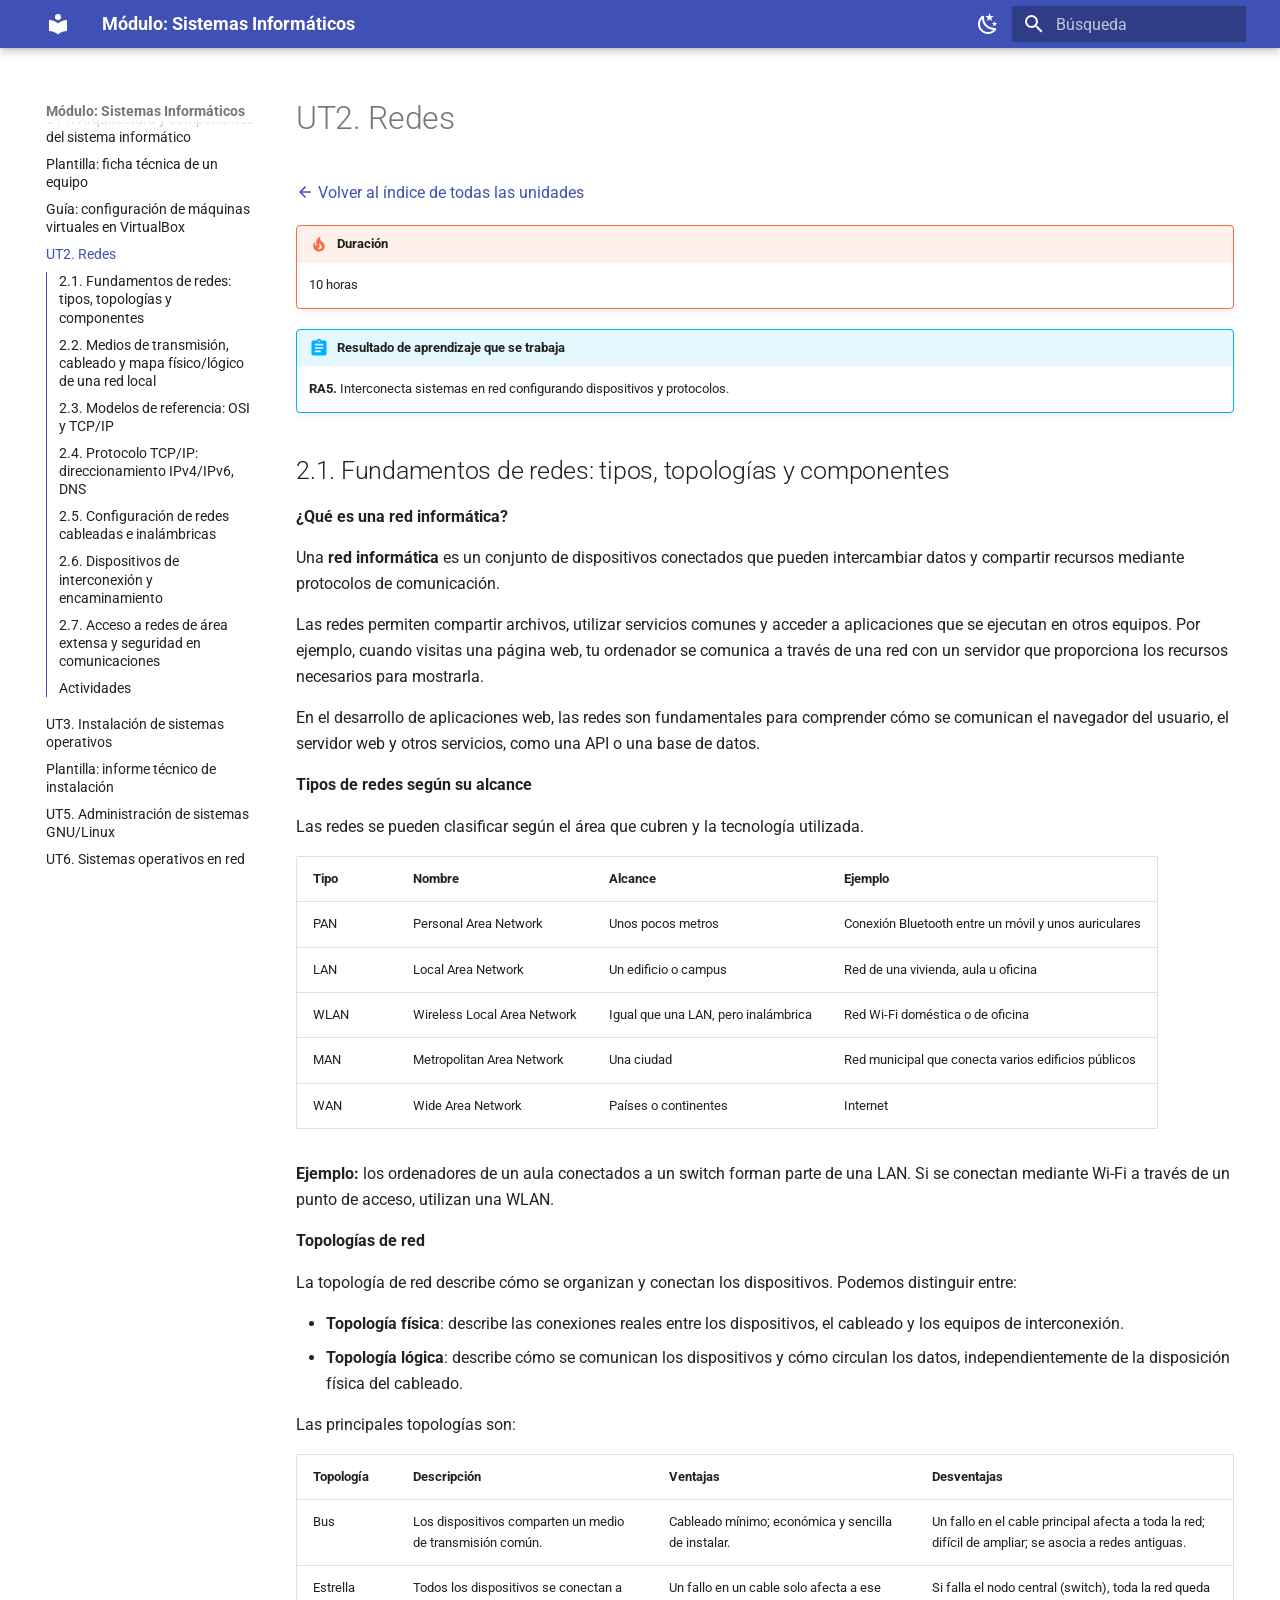
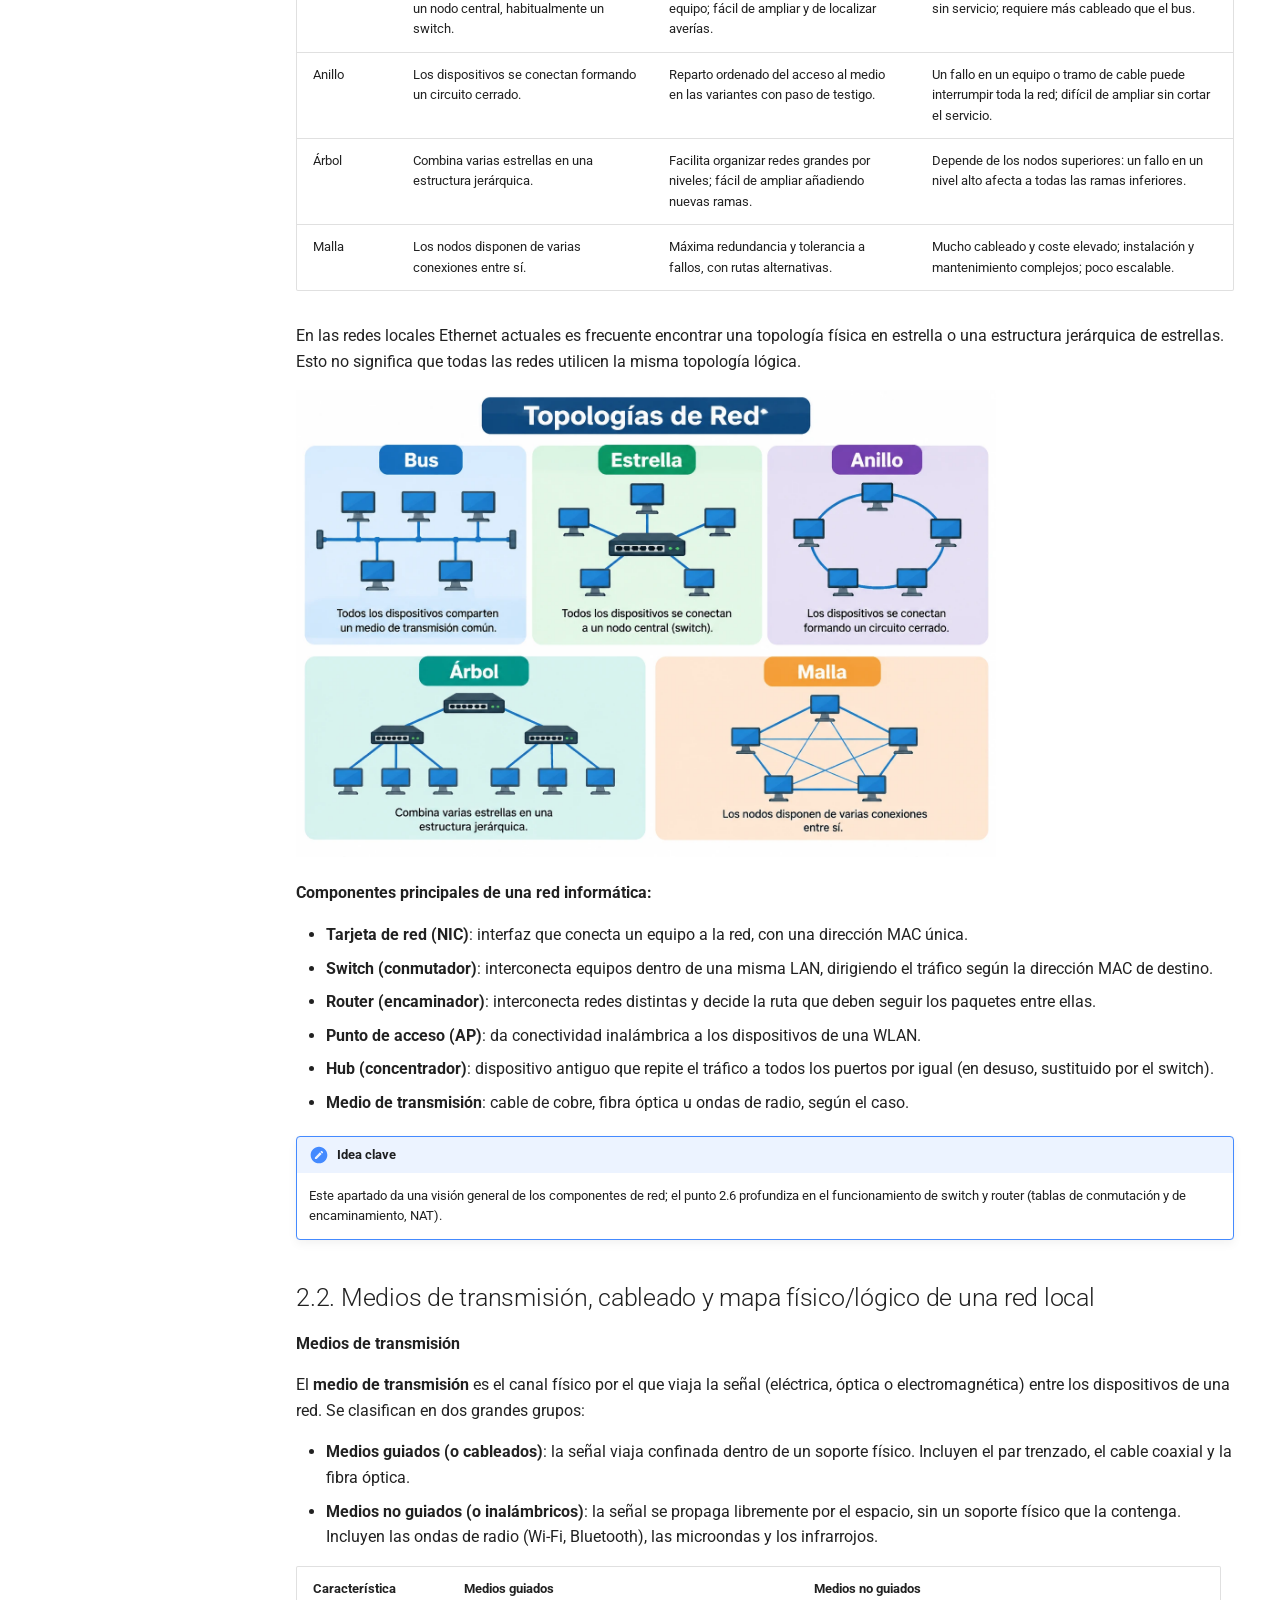
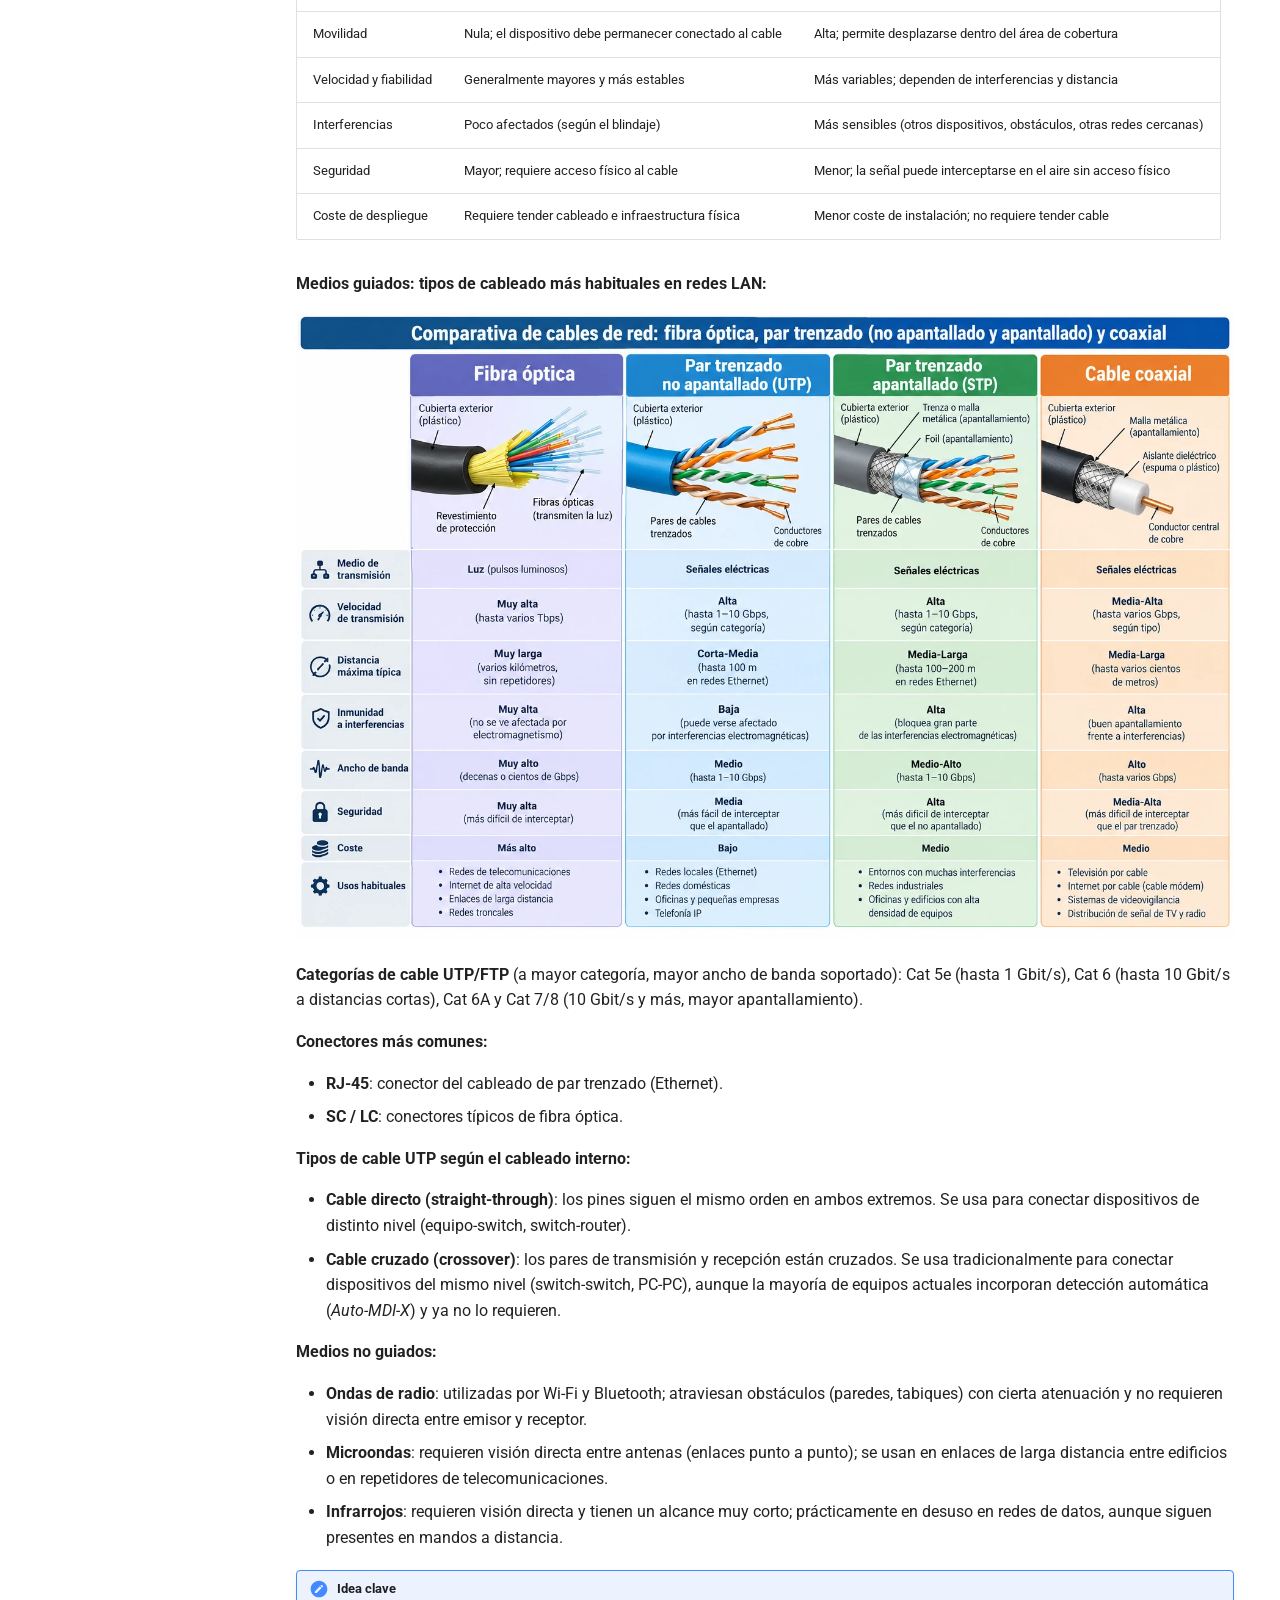
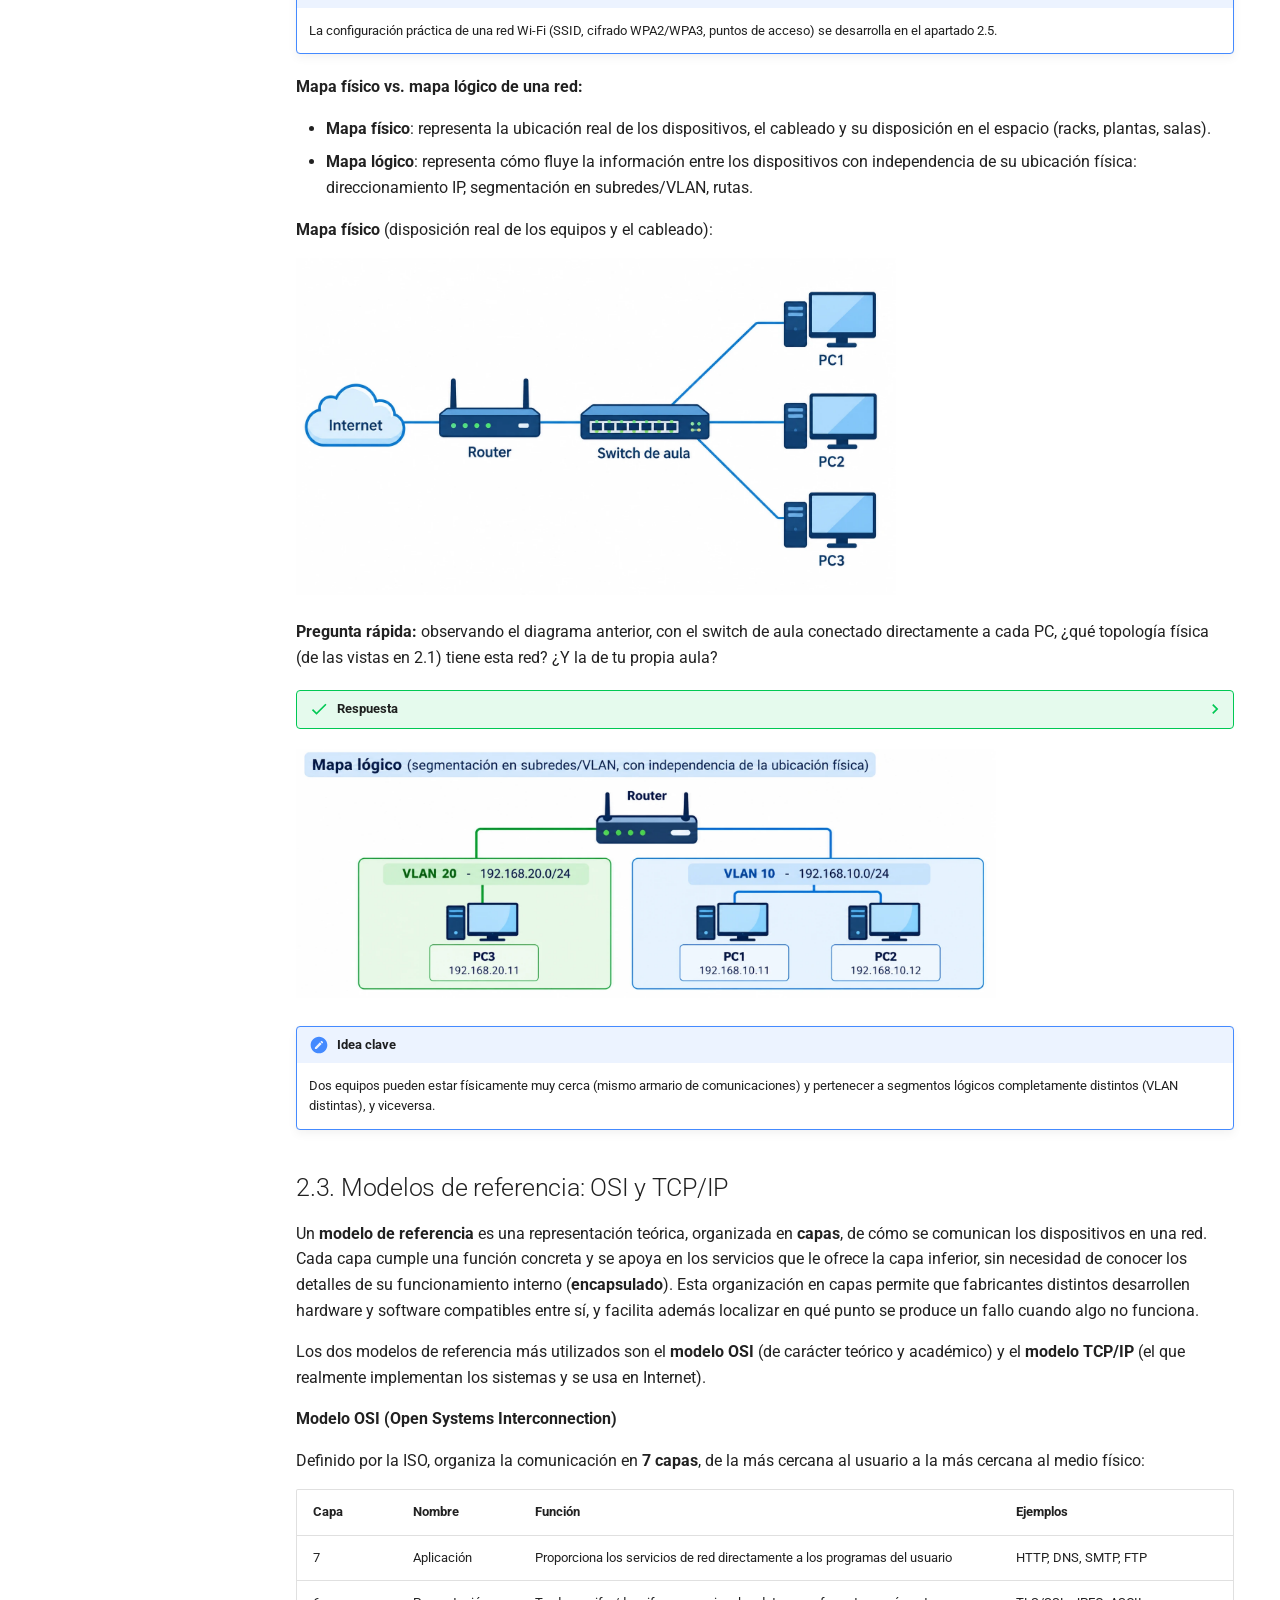
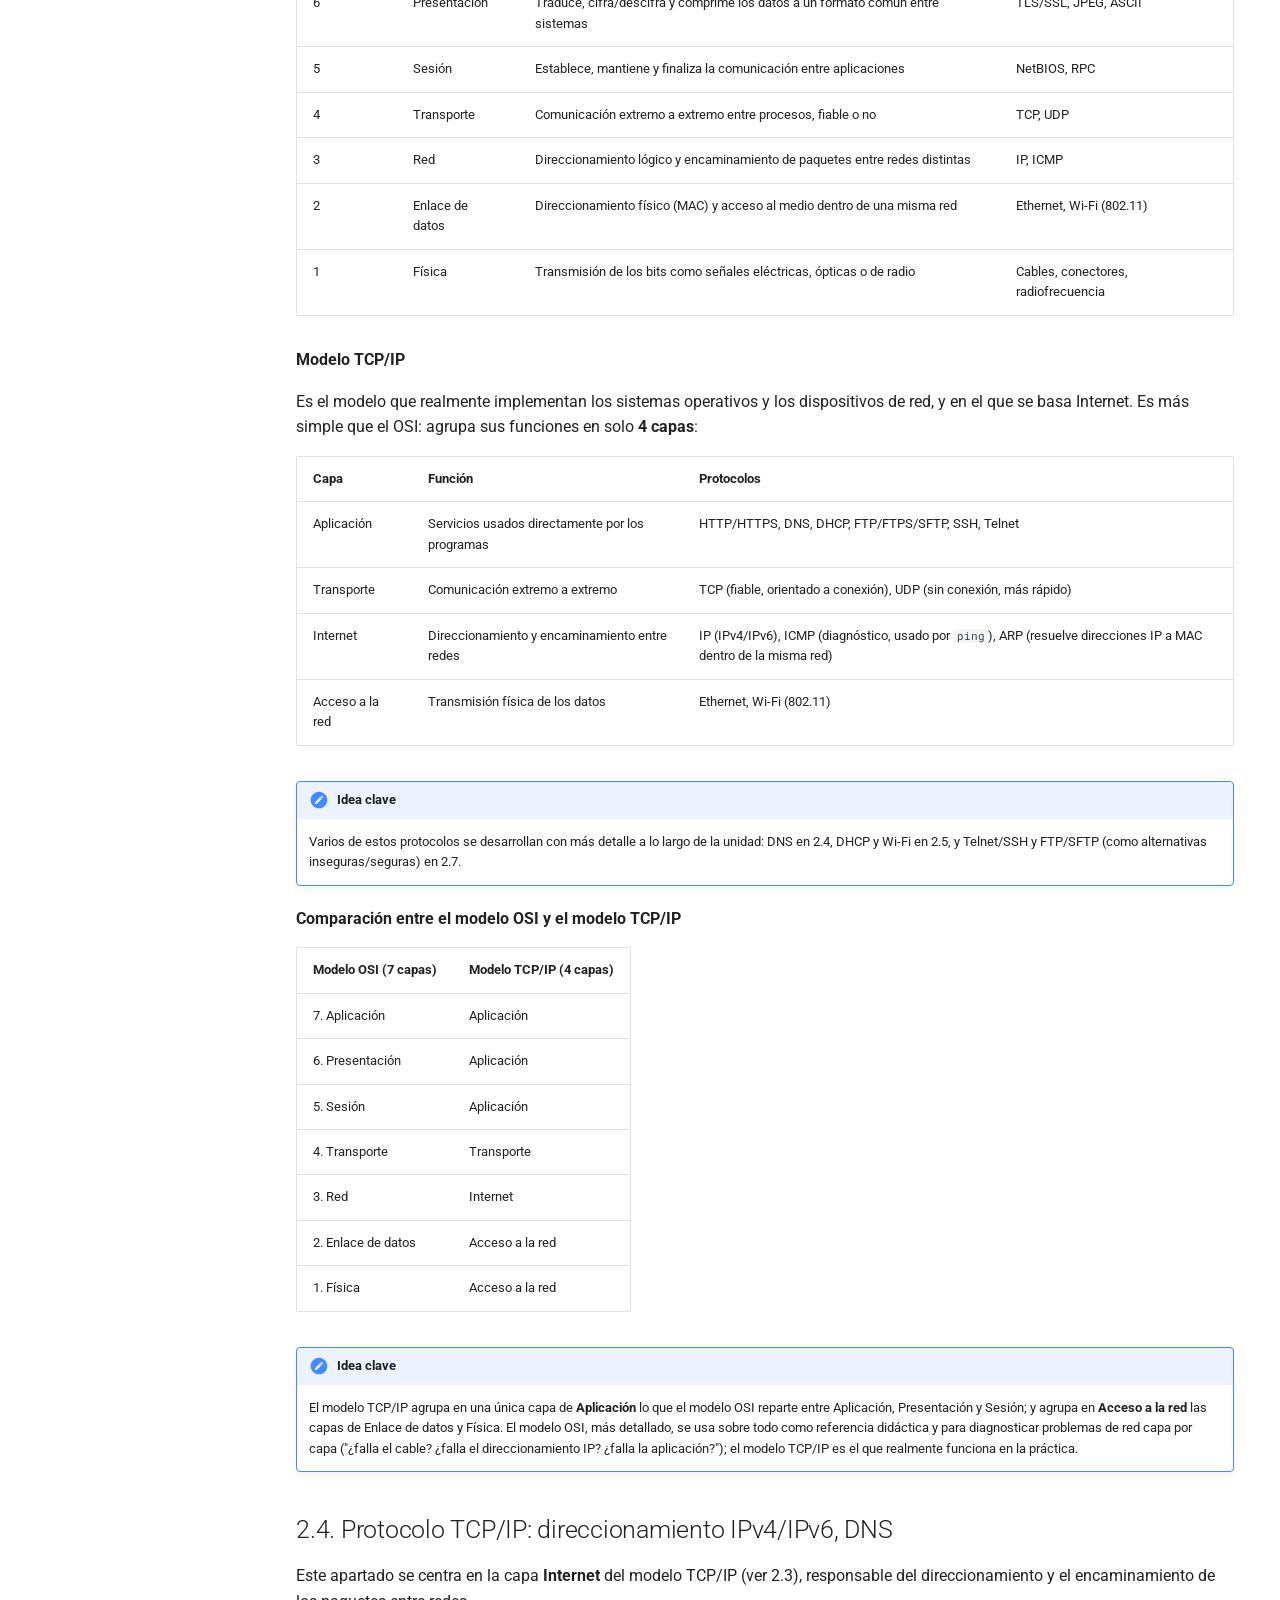
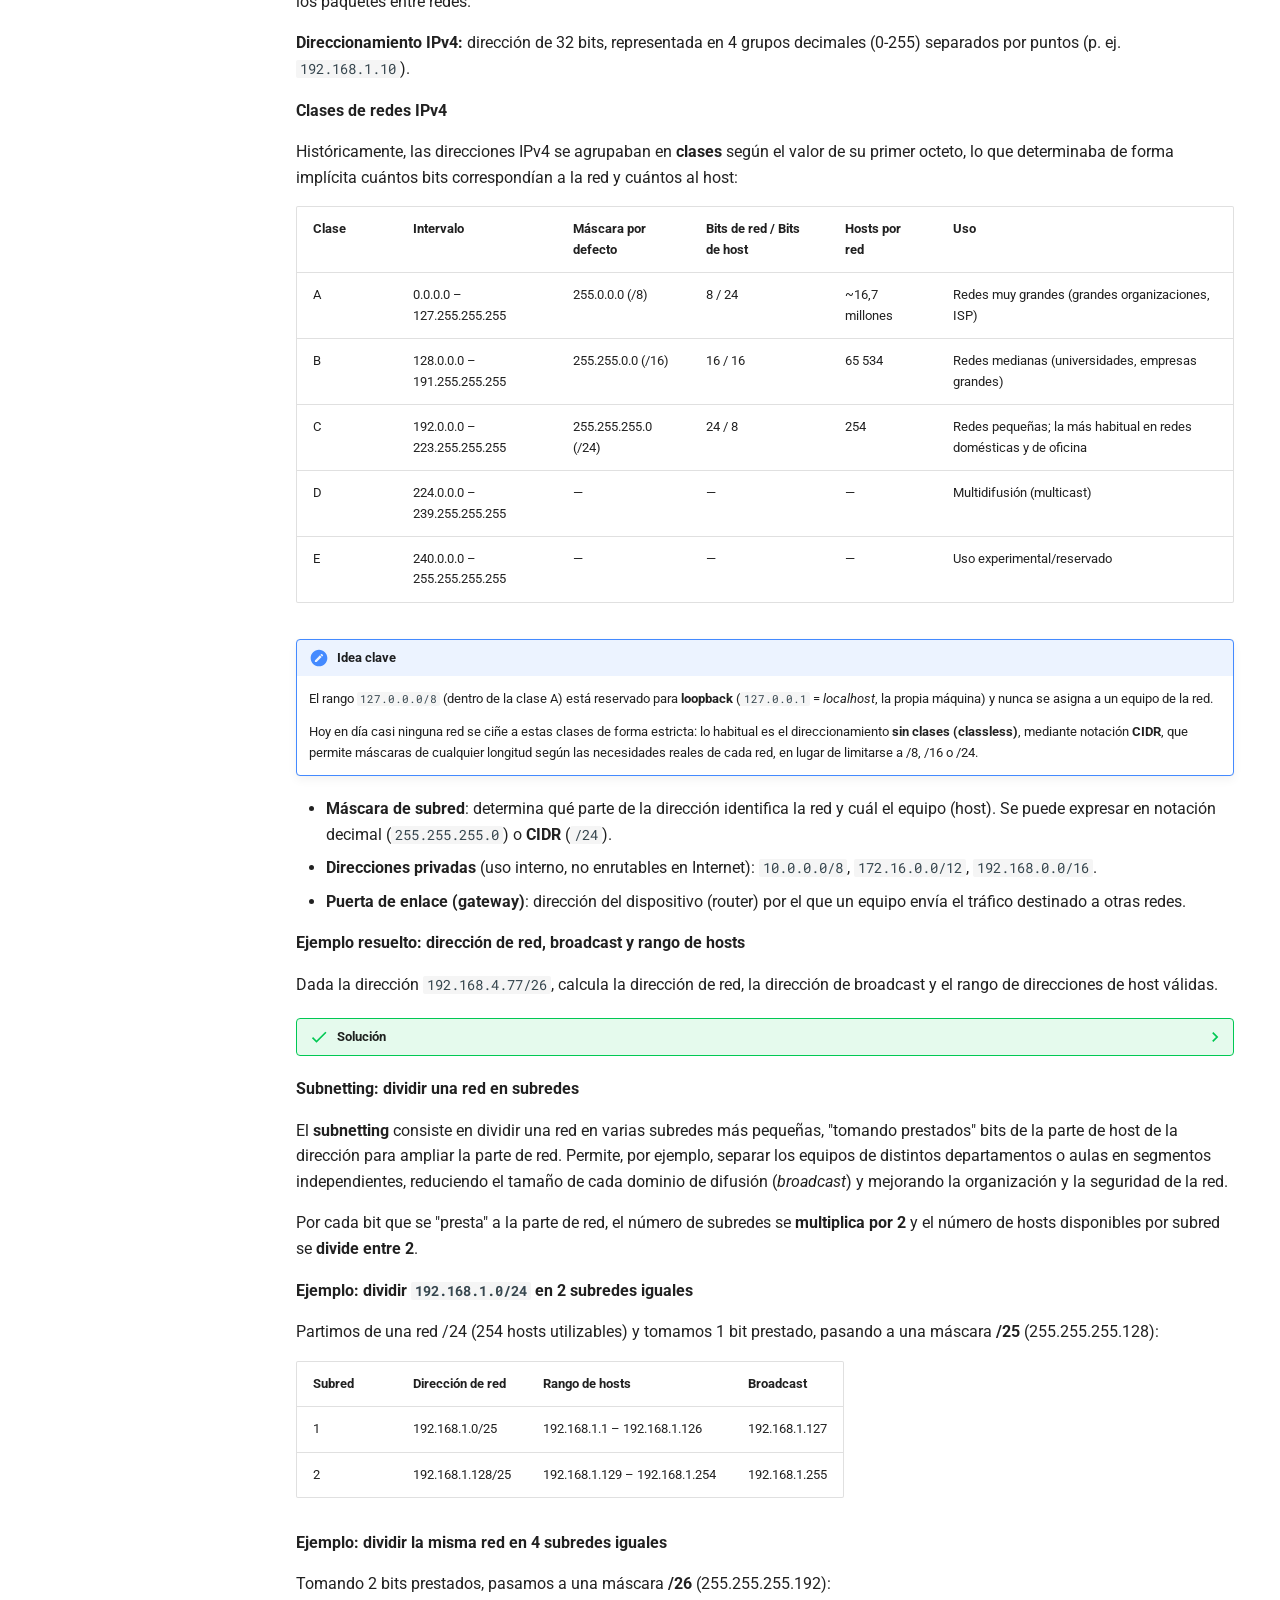
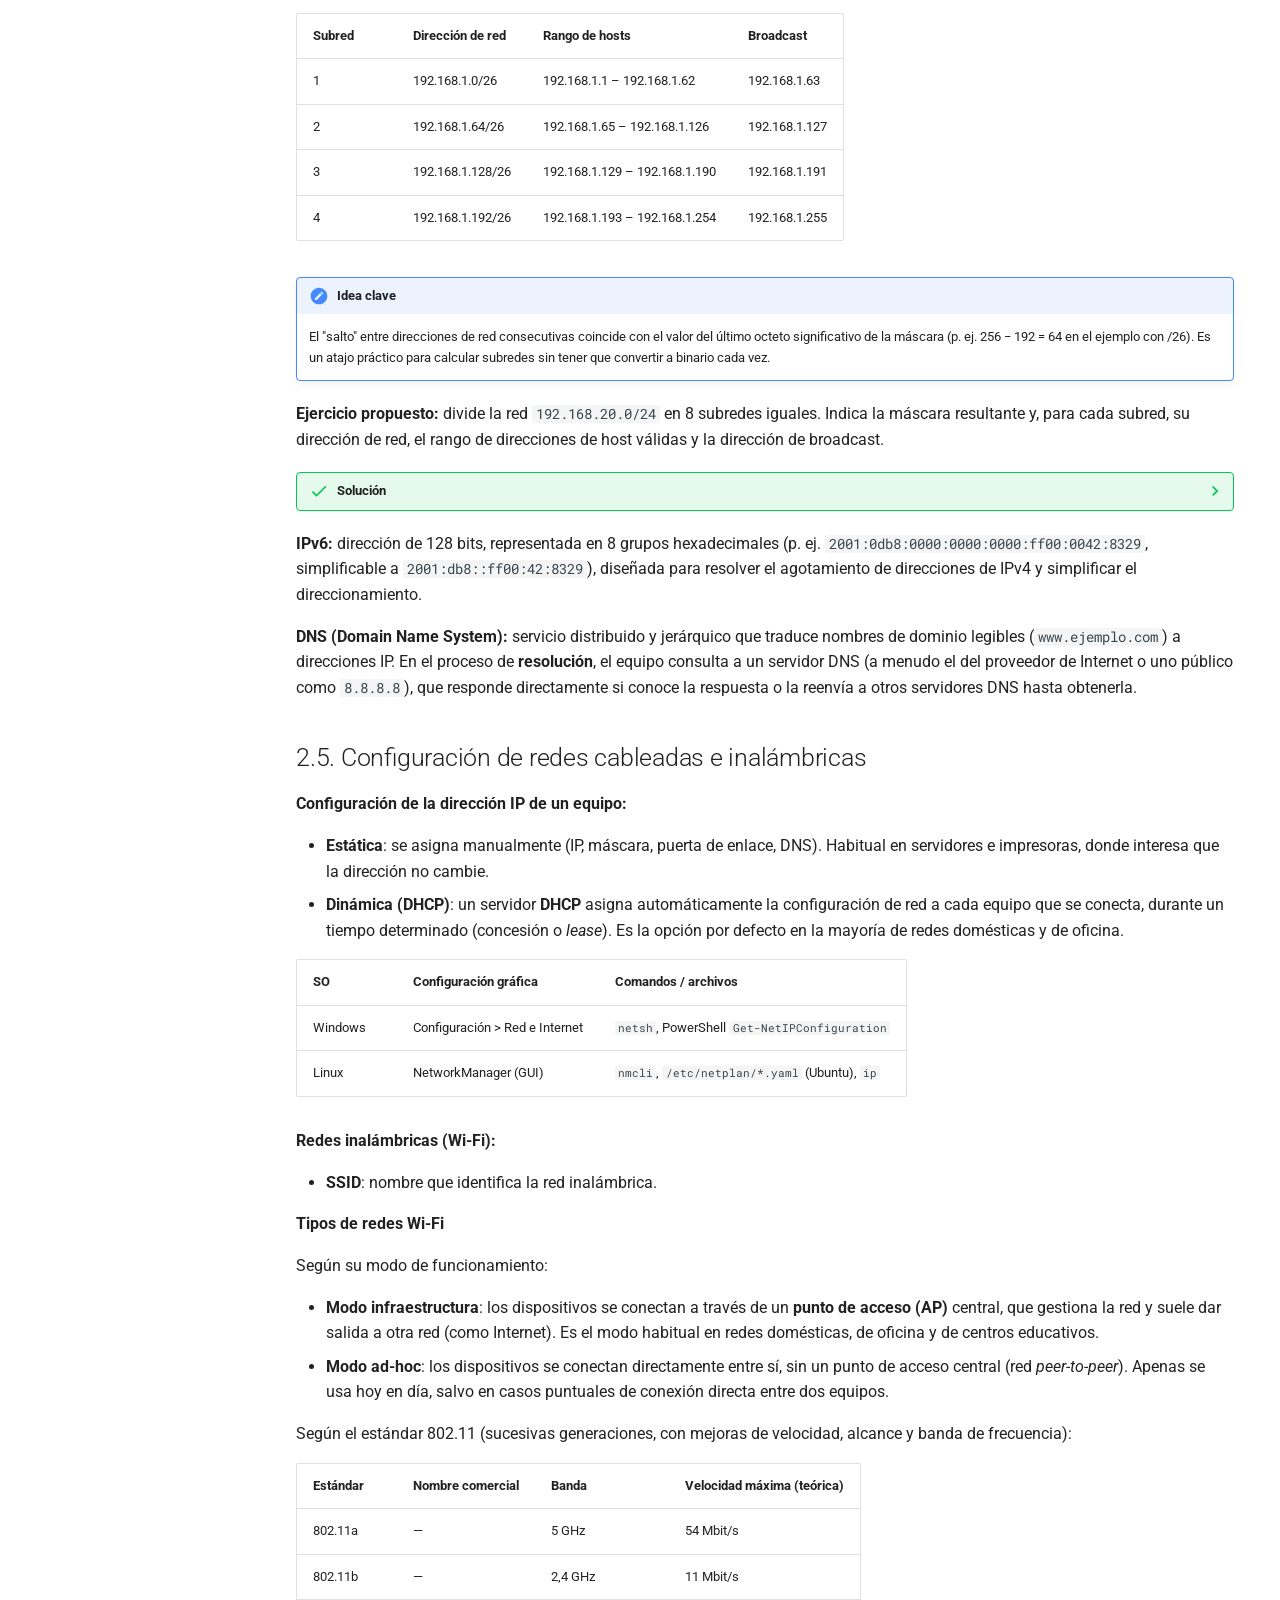
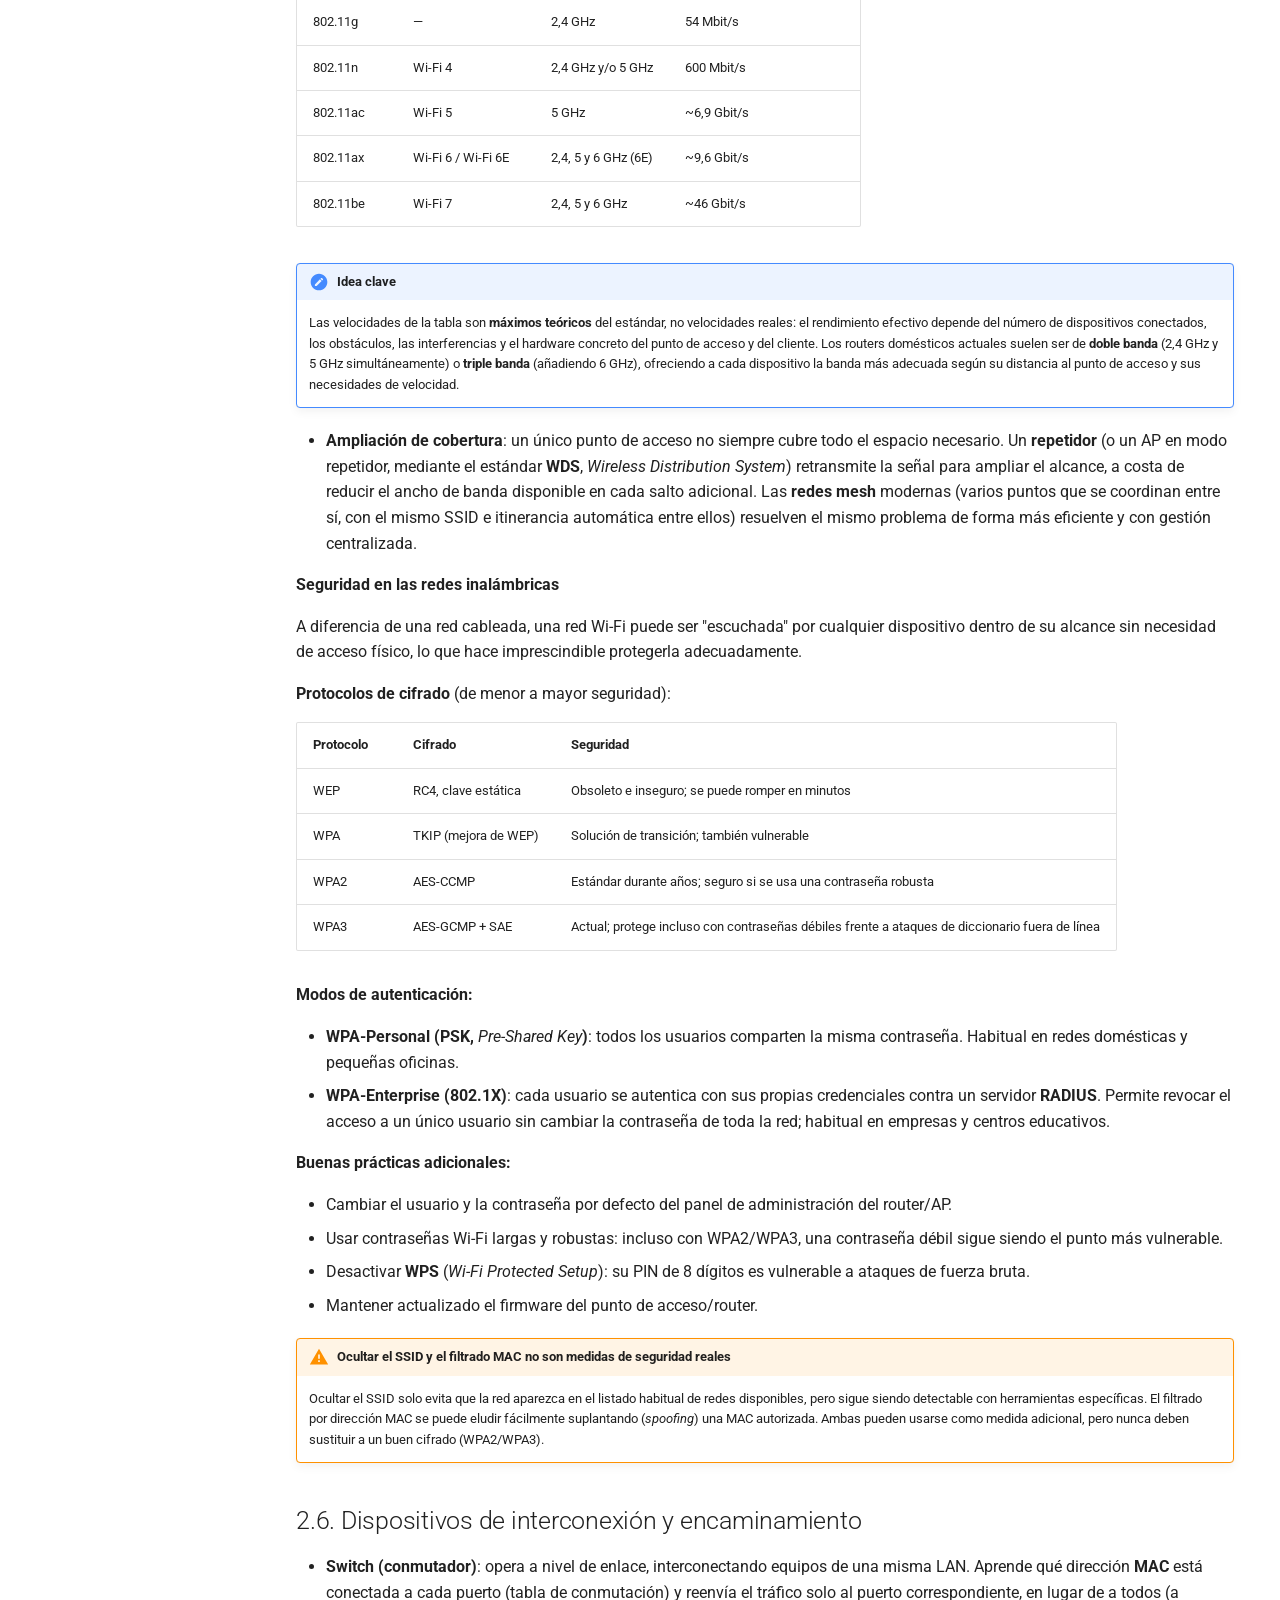
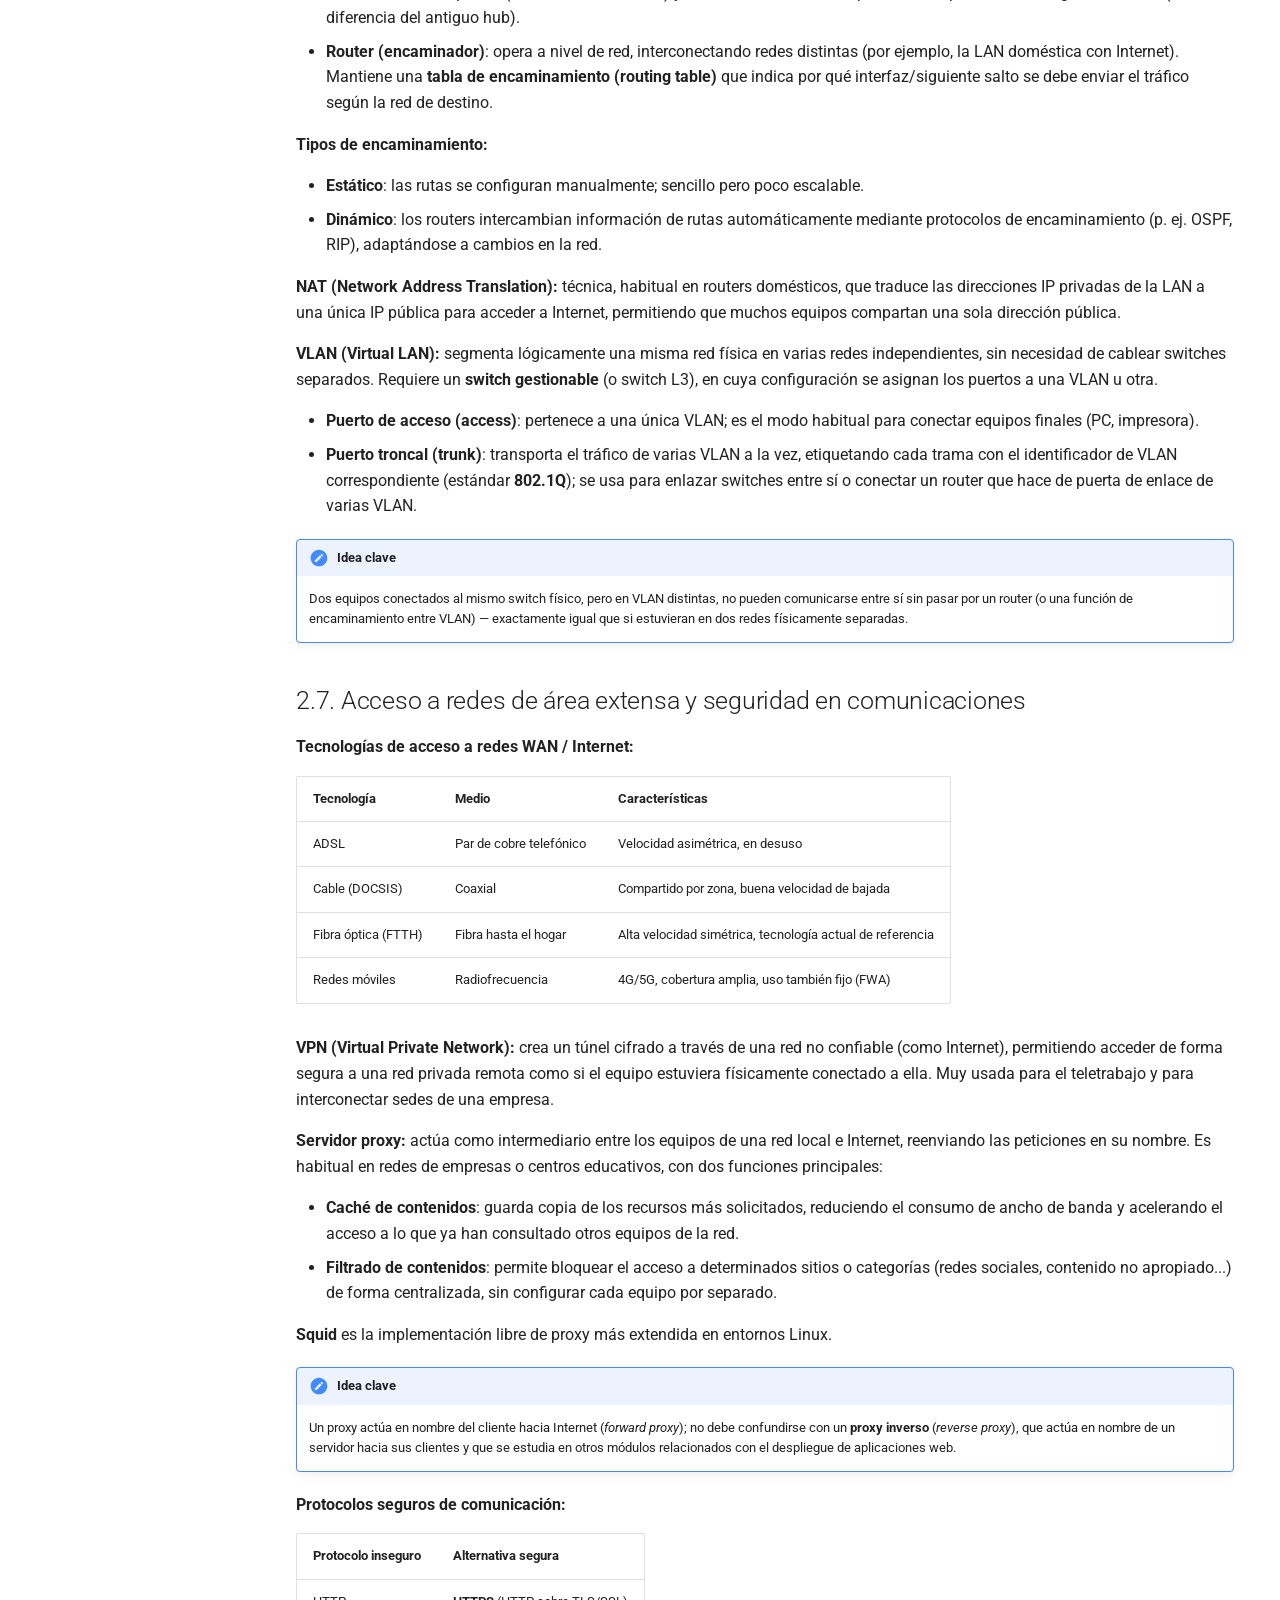
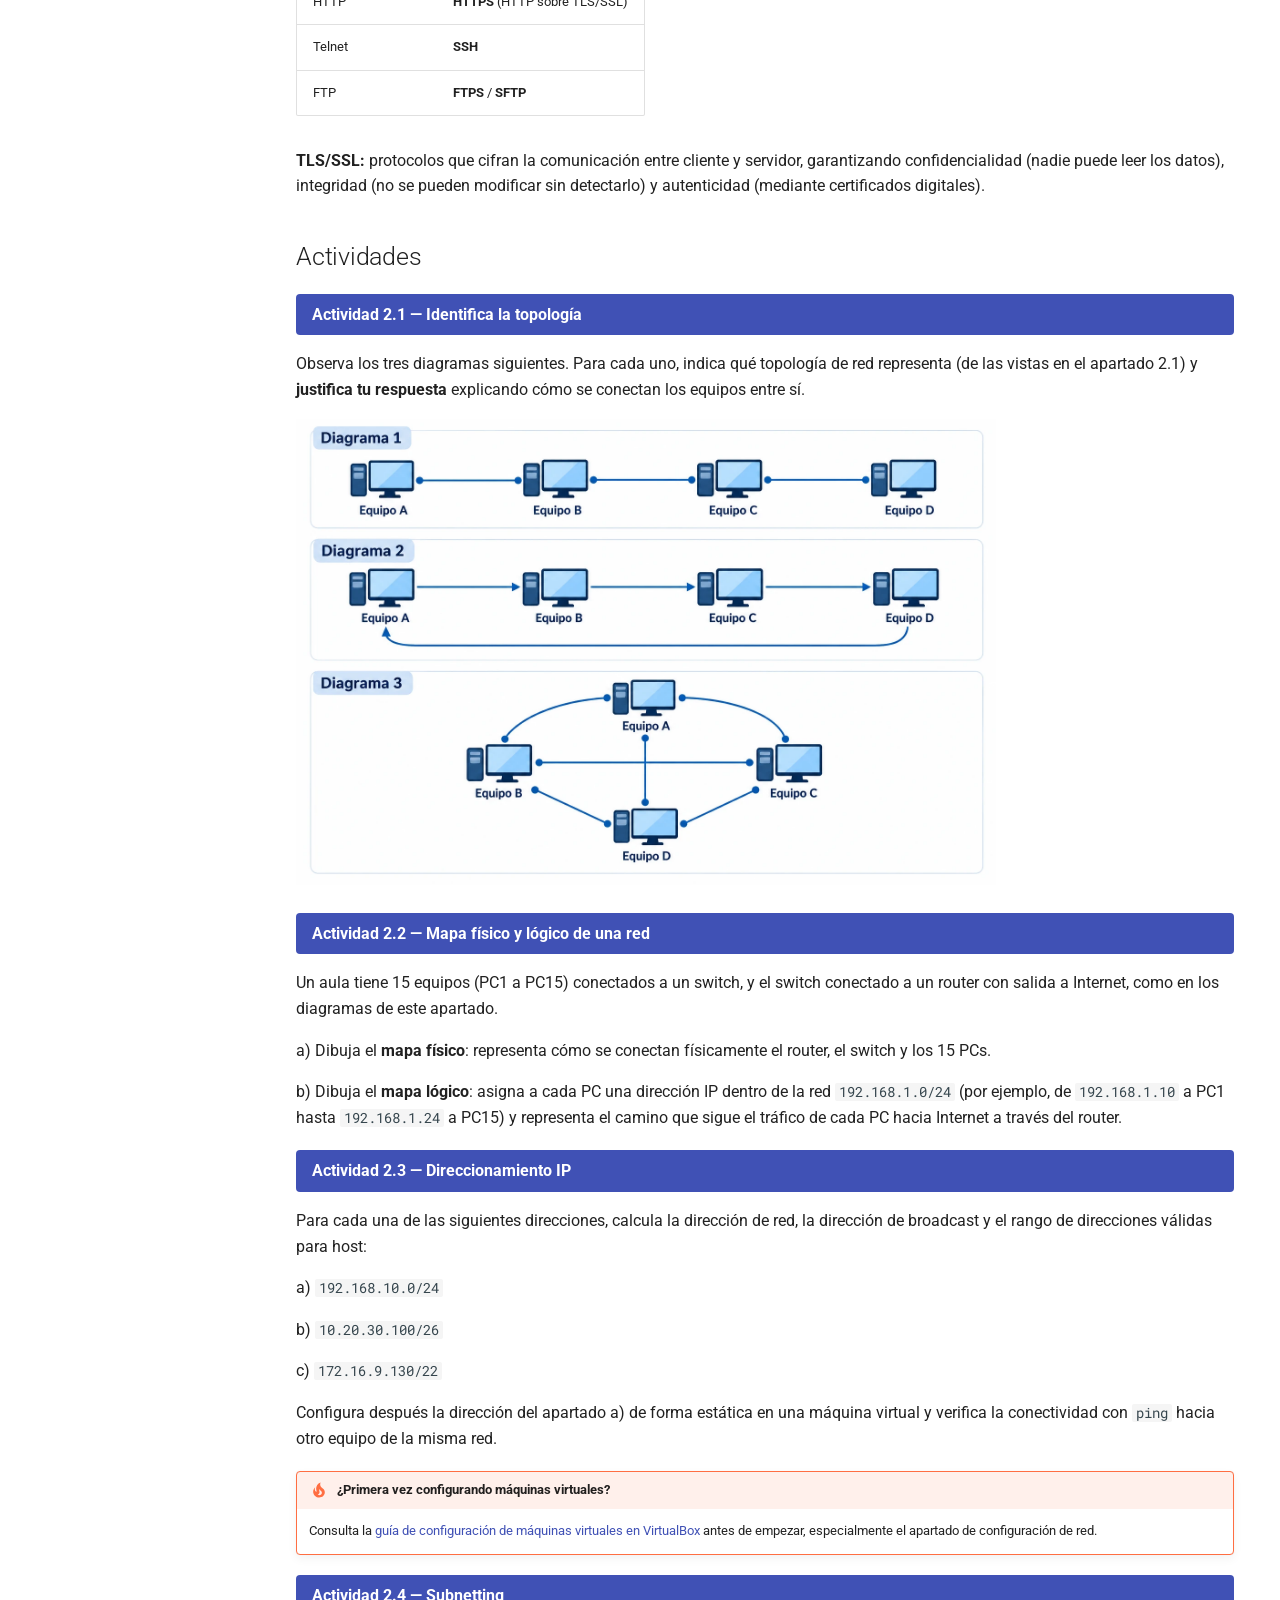
<file: ut2/index.html>
<!doctype html>
<html lang="es" class="no-js">
  <head>
    
      <meta charset="utf-8">
      <meta name="viewport" content="width=device-width,initial-scale=1">
      
        <meta name="description" content="Apuntes del módulo Sistemas Informáticos - CFGS Desarrollo de Aplicaciones Web">
      
      
        <meta name="author" content="Angela B. Serrano">
      
      
        <link rel="canonical" href="https://angelabserrano.github.io/sistemas-informaticos/ut2/">
      
      
        <link rel="prev" href="../guia-virtualbox/">
      
      
        <link rel="next" href="../ut3/">
      
      
        
      
      
      <link rel="icon" href="../assets/images/favicon.png">
      <meta name="generator" content="mkdocs-1.6.1, mkdocs-material-9.8.2">
    
    
      
        <title>UT2. Redes - Módulo: Sistemas Informáticos</title>
      
    
    
      <link rel="stylesheet" href="../assets/stylesheets/main.57a0d79d.min.css">
      
        
        <link rel="stylesheet" href="../assets/stylesheets/palette.fb2fffe2.min.css">
      
      


    
    
      
    
    
      
        
        
        <link rel="preconnect" href="https://fonts.gstatic.com" crossorigin>
        <link rel="stylesheet" href="https://fonts.googleapis.com/css?family=Roboto:300,300i,400,400i,700,700i%7CRoboto+Mono:400,400i,700,700i&display=fallback">
        <style>:root{--md-text-font:"Roboto";--md-code-font:"Roboto Mono"}</style>
      
    
    
      <link rel="stylesheet" href="../stylesheets/extra.css">
    
    <script>__md_scope=new URL("..",location),__md_hash=e=>[...e].reduce(((e,_)=>(e<<5)-e+_.charCodeAt(0)),0),__md_get=(e,_=localStorage,t=__md_scope)=>JSON.parse(_.getItem(t.pathname+"."+e)),__md_set=(e,_,t=localStorage,a=__md_scope)=>{try{t.setItem(a.pathname+"."+e,JSON.stringify(_))}catch(e){}}</script>
    
      

    
    
  </head>
  
  
    
    
      
    
    
    
    
    <body dir="ltr" data-md-color-scheme="default" data-md-color-primary="indigo" data-md-color-accent="deep-orange">
  
    
    <input class="md-toggle" data-md-toggle="drawer" type="checkbox" id="__drawer" autocomplete="off">
    <input class="md-toggle" data-md-toggle="search" type="checkbox" id="__search" autocomplete="off">
    <label class="md-overlay" for="__drawer"></label>
    <div data-md-component="skip">
      
        
        <a href="#ut2-redes" class="md-skip">
          Saltar a contenido
        </a>
      
    </div>
    <div data-md-component="announce">
      
    </div>
    
    
      

  

<header class="md-header md-header--shadow" data-md-component="header">
  <nav class="md-header__inner md-grid" aria-label="Cabecera">
    <a href=".." title="Módulo: Sistemas Informáticos" class="md-header__button md-logo" aria-label="Módulo: Sistemas Informáticos" data-md-component="logo">
      
  
  <svg xmlns="http://www.w3.org/2000/svg" viewBox="0 0 24 24"><path d="M12 8a3 3 0 0 0 3-3 3 3 0 0 0-3-3 3 3 0 0 0-3 3 3 3 0 0 0 3 3m0 3.54C9.64 9.35 6.5 8 3 8v11c3.5 0 6.64 1.35 9 3.54 2.36-2.19 5.5-3.54 9-3.54V8c-3.5 0-6.64 1.35-9 3.54"/></svg>

    </a>
    <label class="md-header__button md-icon" for="__drawer">
      
      <svg xmlns="http://www.w3.org/2000/svg" viewBox="0 0 24 24"><path d="M3 6h18v2H3zm0 5h18v2H3zm0 5h18v2H3z"/></svg>
    </label>
    <div class="md-header__title" data-md-component="header-title">
      <div class="md-header__ellipsis">
        <div class="md-header__topic">
          <span class="md-ellipsis">
            Módulo: Sistemas Informáticos
          </span>
        </div>
        <div class="md-header__topic" data-md-component="header-topic">
          <span class="md-ellipsis">
            
              UT2. Redes
            
          </span>
        </div>
      </div>
    </div>
    
      
        <form class="md-header__option" data-md-component="palette">
  
    
    
    
    <input class="md-option" data-md-color-media="" data-md-color-scheme="default" data-md-color-primary="indigo" data-md-color-accent="deep-orange"  aria-label="Modo oscuro"  type="radio" name="__palette" id="__palette_0">
    
      <label class="md-header__button md-icon" title="Modo oscuro" for="__palette_1" hidden>
        <svg xmlns="http://www.w3.org/2000/svg" viewBox="0 0 24 24"><path d="m17.75 4.09-2.53 1.94.91 3.06-2.63-1.81-2.63 1.81.91-3.06-2.53-1.94L12.44 4l1.06-3 1.06 3zm3.5 6.91-1.64 1.25.59 1.98-1.7-1.17-1.7 1.17.59-1.98L15.75 11l2.06-.05L18.5 9l.69 1.95zm-2.28 4.95c.83-.08 1.72 1.1 1.19 1.85-.32.45-.66.87-1.08 1.27C15.17 23 8.84 23 4.94 19.07c-3.91-3.9-3.91-10.24 0-14.14.4-.4.82-.76 1.27-1.08.75-.53 1.93.36 1.85 1.19-.27 2.86.69 5.83 2.89 8.02a9.96 9.96 0 0 0 8.02 2.89m-1.64 2.02a12.08 12.08 0 0 1-7.8-3.47c-2.17-2.19-3.33-5-3.49-7.82-2.81 3.14-2.7 7.96.31 10.98 3.02 3.01 7.84 3.12 10.98.31"/></svg>
      </label>
    
  
    
    
    
    <input class="md-option" data-md-color-media="" data-md-color-scheme="slate" data-md-color-primary="indigo" data-md-color-accent="deep-orange"  aria-label="Modo claro"  type="radio" name="__palette" id="__palette_1">
    
      <label class="md-header__button md-icon" title="Modo claro" for="__palette_0" hidden>
        <svg xmlns="http://www.w3.org/2000/svg" viewBox="0 0 24 24"><path d="M12 7a5 5 0 0 1 5 5 5 5 0 0 1-5 5 5 5 0 0 1-5-5 5 5 0 0 1 5-5m0 2a3 3 0 0 0-3 3 3 3 0 0 0 3 3 3 3 0 0 0 3-3 3 3 0 0 0-3-3m0-7 2.39 3.42C13.65 5.15 12.84 5 12 5s-1.65.15-2.39.42zM3.34 7l4.16-.35A7.2 7.2 0 0 0 5.94 8.5c-.44.74-.69 1.5-.83 2.29zm.02 10 1.76-3.77a7.131 7.131 0 0 0 2.38 4.14zM20.65 7l-1.77 3.79a7.02 7.02 0 0 0-2.38-4.15zm-.01 10-4.14.36c.59-.51 1.12-1.14 1.54-1.86.42-.73.69-1.5.83-2.29zM12 22l-2.41-3.44c.74.27 1.55.44 2.41.44.82 0 1.63-.17 2.37-.44z"/></svg>
      </label>
    
  
</form>
      
    
    
      <script>var palette=__md_get("__palette");if(palette&&palette.color){if("(prefers-color-scheme)"===palette.color.media){var media=matchMedia("(prefers-color-scheme: light)"),input=document.querySelector(media.matches?"[data-md-color-media='(prefers-color-scheme: light)']":"[data-md-color-media='(prefers-color-scheme: dark)']");palette.color.media=input.getAttribute("data-md-color-media"),palette.color.scheme=input.getAttribute("data-md-color-scheme"),palette.color.primary=input.getAttribute("data-md-color-primary"),palette.color.accent=input.getAttribute("data-md-color-accent")}for(var[key,value]of Object.entries(palette.color))document.body.setAttribute("data-md-color-"+key,value)}</script>
    
    
    
      
      
        <label class="md-header__button md-icon" for="__search">
          
          <svg xmlns="http://www.w3.org/2000/svg" viewBox="0 0 24 24"><path d="M9.5 3A6.5 6.5 0 0 1 16 9.5c0 1.61-.59 3.09-1.56 4.23l.27.27h.79l5 5-1.5 1.5-5-5v-.79l-.27-.27A6.52 6.52 0 0 1 9.5 16 6.5 6.5 0 0 1 3 9.5 6.5 6.5 0 0 1 9.5 3m0 2C7 5 5 7 5 9.5S7 14 9.5 14 14 12 14 9.5 12 5 9.5 5"/></svg>
        </label>
        <div class="md-search" data-md-component="search" role="dialog">
  <label class="md-search__overlay" for="__search"></label>
  <div class="md-search__inner" role="search">
    <form class="md-search__form" name="search">
      <input type="text" class="md-search__input" name="query" aria-label="Búsqueda" placeholder="Búsqueda" autocapitalize="off" autocorrect="off" autocomplete="off" spellcheck="false" data-md-component="search-query" required>
      <label class="md-search__icon md-icon" for="__search">
        
        <svg xmlns="http://www.w3.org/2000/svg" viewBox="0 0 24 24"><path d="M9.5 3A6.5 6.5 0 0 1 16 9.5c0 1.61-.59 3.09-1.56 4.23l.27.27h.79l5 5-1.5 1.5-5-5v-.79l-.27-.27A6.52 6.52 0 0 1 9.5 16 6.5 6.5 0 0 1 3 9.5 6.5 6.5 0 0 1 9.5 3m0 2C7 5 5 7 5 9.5S7 14 9.5 14 14 12 14 9.5 12 5 9.5 5"/></svg>
        
        <svg xmlns="http://www.w3.org/2000/svg" viewBox="0 0 24 24"><path d="M20 11v2H8l5.5 5.5-1.42 1.42L4.16 12l7.92-7.92L13.5 5.5 8 11z"/></svg>
      </label>
      <nav class="md-search__options" aria-label="Buscar">
        
        <button type="reset" class="md-search__icon md-icon" title="Limpiar" aria-label="Limpiar" tabindex="-1">
          
          <svg xmlns="http://www.w3.org/2000/svg" viewBox="0 0 24 24"><path d="M19 6.41 17.59 5 12 10.59 6.41 5 5 6.41 10.59 12 5 17.59 6.41 19 12 13.41 17.59 19 19 17.59 13.41 12z"/></svg>
        </button>
      </nav>
      
        <div class="md-search__suggest" data-md-component="search-suggest"></div>
      
    </form>
    <div class="md-search__output">
      <div class="md-search__scrollwrap" tabindex="0" data-md-scrollfix>
        <div class="md-search-result" data-md-component="search-result">
          <div class="md-search-result__meta">
            Inicializando búsqueda
          </div>
          <ol class="md-search-result__list" role="presentation"></ol>
        </div>
      </div>
    </div>
  </div>
</div>
      
    
    
  </nav>
  
</header>
    
    <div class="md-container" data-md-component="container">
      
      
        
          
        
      
      <main class="md-main" data-md-component="main">
        <div class="md-main__inner md-grid">
          
            
              
              <div class="md-sidebar md-sidebar--primary" data-md-component="sidebar" data-md-type="navigation" >
                <div class="md-sidebar__scrollwrap">
                  <div class="md-sidebar__inner">
                    



  

<nav class="md-nav md-nav--primary md-nav--integrated" aria-label="Navegación" data-md-level="0">
  <label class="md-nav__title" for="__drawer">
    <a href=".." title="Módulo: Sistemas Informáticos" class="md-nav__button md-logo" aria-label="Módulo: Sistemas Informáticos" data-md-component="logo">
      
  
  <svg xmlns="http://www.w3.org/2000/svg" viewBox="0 0 24 24"><path d="M12 8a3 3 0 0 0 3-3 3 3 0 0 0-3-3 3 3 0 0 0-3 3 3 3 0 0 0 3 3m0 3.54C9.64 9.35 6.5 8 3 8v11c3.5 0 6.64 1.35 9 3.54 2.36-2.19 5.5-3.54 9-3.54V8c-3.5 0-6.64 1.35-9 3.54"/></svg>

    </a>
    Módulo: Sistemas Informáticos
  </label>
  
  <ul class="md-nav__list" data-md-scrollfix>
    
      
      
  
  
  
  
    <li class="md-nav__item">
      <a href=".." class="md-nav__link">
        
  
  
  <span class="md-ellipsis">
    
  
    Inicio
  

    
  </span>
  
  

      </a>
    </li>
  

    
      
      
  
  
  
  
    <li class="md-nav__item">
      <a href="../ut1/" class="md-nav__link">
        
  
  
  <span class="md-ellipsis">
    
  
    UT1. Arquitectura y componentes del sistema informático
  

    
  </span>
  
  

      </a>
    </li>
  

    
      
      
  
  
  
  
    <li class="md-nav__item">
      <a href="../plantilla-ficha-tecnica/" class="md-nav__link">
        
  
  
  <span class="md-ellipsis">
    
  
    Plantilla: ficha técnica de un equipo
  

    
  </span>
  
  

      </a>
    </li>
  

    
      
      
  
  
  
  
    <li class="md-nav__item">
      <a href="../guia-virtualbox/" class="md-nav__link">
        
  
  
  <span class="md-ellipsis">
    
  
    Guía: configuración de máquinas virtuales en VirtualBox
  

    
  </span>
  
  

      </a>
    </li>
  

    
      
      
  
  
    
  
  
  
    <li class="md-nav__item md-nav__item--active">
      
      <input class="md-nav__toggle md-toggle" type="checkbox" id="__toc">
      
      
        
      
      
        <label class="md-nav__link md-nav__link--active" for="__toc">
          
  
  
  <span class="md-ellipsis">
    
  
    UT2. Redes
  

    
  </span>
  
  

          <span class="md-nav__icon md-icon"></span>
        </label>
      
      <a href="./" class="md-nav__link md-nav__link--active">
        
  
  
  <span class="md-ellipsis">
    
  
    UT2. Redes
  

    
  </span>
  
  

      </a>
      
        

<nav class="md-nav md-nav--secondary" aria-label="Tabla de contenidos">
  
  
  
    
  
  
    <label class="md-nav__title" for="__toc">
      <span class="md-nav__icon md-icon"></span>
      Tabla de contenidos
    </label>
    <ul class="md-nav__list" data-md-component="toc" data-md-scrollfix>
      
        <li class="md-nav__item">
  <a href="#21-fundamentos-de-redes-tipos-topologias-y-componentes" class="md-nav__link">
    <span class="md-ellipsis">
      
        2.1. Fundamentos de redes: tipos, topologías y componentes
      
    </span>
  </a>
  
</li>
      
        <li class="md-nav__item">
  <a href="#22-medios-de-transmision-cableado-y-mapa-fisicologico-de-una-red-local" class="md-nav__link">
    <span class="md-ellipsis">
      
        2.2. Medios de transmisión, cableado y mapa físico/lógico de una red local
      
    </span>
  </a>
  
</li>
      
        <li class="md-nav__item">
  <a href="#23-modelos-de-referencia-osi-y-tcpip" class="md-nav__link">
    <span class="md-ellipsis">
      
        2.3. Modelos de referencia: OSI y TCP/IP
      
    </span>
  </a>
  
</li>
      
        <li class="md-nav__item">
  <a href="#24-protocolo-tcpip-direccionamiento-ipv4ipv6-dns" class="md-nav__link">
    <span class="md-ellipsis">
      
        2.4. Protocolo TCP/IP: direccionamiento IPv4/IPv6, DNS
      
    </span>
  </a>
  
</li>
      
        <li class="md-nav__item">
  <a href="#25-configuracion-de-redes-cableadas-e-inalambricas" class="md-nav__link">
    <span class="md-ellipsis">
      
        2.5. Configuración de redes cableadas e inalámbricas
      
    </span>
  </a>
  
</li>
      
        <li class="md-nav__item">
  <a href="#26-dispositivos-de-interconexion-y-encaminamiento" class="md-nav__link">
    <span class="md-ellipsis">
      
        2.6. Dispositivos de interconexión y encaminamiento
      
    </span>
  </a>
  
</li>
      
        <li class="md-nav__item">
  <a href="#27-acceso-a-redes-de-area-extensa-y-seguridad-en-comunicaciones" class="md-nav__link">
    <span class="md-ellipsis">
      
        2.7. Acceso a redes de área extensa y seguridad en comunicaciones
      
    </span>
  </a>
  
</li>
      
        <li class="md-nav__item">
  <a href="#actividades" class="md-nav__link">
    <span class="md-ellipsis">
      
        Actividades
      
    </span>
  </a>
  
</li>
      
    </ul>
  
</nav>
      
    </li>
  

    
      
      
  
  
  
  
    <li class="md-nav__item">
      <a href="../ut3/" class="md-nav__link">
        
  
  
  <span class="md-ellipsis">
    
  
    UT3. Instalación de sistemas operativos
  

    
  </span>
  
  

      </a>
    </li>
  

    
      
      
  
  
  
  
    <li class="md-nav__item">
      <a href="../plantilla-informe-instalacion/" class="md-nav__link">
        
  
  
  <span class="md-ellipsis">
    
  
    Plantilla: informe técnico de instalación
  

    
  </span>
  
  

      </a>
    </li>
  

    
      
      
  
  
  
  
    <li class="md-nav__item">
      <a href="../ut5/" class="md-nav__link">
        
  
  
  <span class="md-ellipsis">
    
  
    UT5. Administración de sistemas GNU/Linux
  

    
  </span>
  
  

      </a>
    </li>
  

    
      
      
  
  
  
  
    <li class="md-nav__item">
      <a href="../ut6/" class="md-nav__link">
        
  
  
  <span class="md-ellipsis">
    
  
    UT6. Sistemas operativos en red
  

    
  </span>
  
  

      </a>
    </li>
  

    
  </ul>
</nav>
                  </div>
                </div>
              </div>
            
            
          
          
            <div class="md-content" data-md-component="content">
              
              <article class="md-content__inner md-typeset">
                
                  



<h1 id="ut2-redes">UT2. Redes<a class="headerlink" href="#ut2-redes" title="Permanent link">&para;</a></h1>
<p><a href="../"><span class="twemoji"><svg xmlns="http://www.w3.org/2000/svg" viewBox="0 0 24 24"><path d="M20 11v2H8l5.5 5.5-1.42 1.42L4.16 12l7.92-7.92L13.5 5.5 8 11z"/></svg></span> Volver al índice de todas las unidades</a></p>
<div class="admonition tip">
<p class="admonition-title">Duración</p>
<p>10 horas</p>
</div>
<div class="admonition abstract">
<p class="admonition-title">Resultado de aprendizaje que se trabaja</p>
<p><strong>RA5.</strong> Interconecta sistemas en red configurando dispositivos y protocolos.</p>
</div>
<h2 id="21-fundamentos-de-redes-tipos-topologias-y-componentes">2.1. Fundamentos de redes: tipos, topologías y componentes<a class="headerlink" href="#21-fundamentos-de-redes-tipos-topologias-y-componentes" title="Permanent link">&para;</a></h2>
<p><strong>¿Qué es una red informática?</strong></p>
<p>Una <strong>red informática</strong> es un conjunto de dispositivos conectados que pueden intercambiar datos y compartir recursos mediante protocolos de comunicación.</p>
<p>Las redes permiten compartir archivos, utilizar servicios comunes y acceder a aplicaciones que se ejecutan en otros equipos. Por ejemplo, cuando visitas una página web, tu ordenador se comunica a través de una red con un servidor que proporciona los recursos necesarios para mostrarla.</p>
<p>En el desarrollo de aplicaciones web, las redes son fundamentales para comprender cómo se comunican el navegador del usuario, el servidor web y otros servicios, como una API o una base de datos.</p>
<p><strong>Tipos de redes según su alcance</strong></p>
<p>Las redes se pueden clasificar según el área que cubren y la tecnología utilizada.</p>
<table>
<thead>
<tr>
<th>Tipo</th>
<th>Nombre</th>
<th>Alcance</th>
<th>Ejemplo</th>
</tr>
</thead>
<tbody>
<tr>
<td>PAN</td>
<td>Personal Area Network</td>
<td>Unos pocos metros</td>
<td>Conexión Bluetooth entre un móvil y unos auriculares</td>
</tr>
<tr>
<td>LAN</td>
<td>Local Area Network</td>
<td>Un edificio o campus</td>
<td>Red de una vivienda, aula u oficina</td>
</tr>
<tr>
<td>WLAN</td>
<td>Wireless Local Area Network</td>
<td>Igual que una LAN, pero inalámbrica</td>
<td>Red Wi-Fi doméstica o de oficina</td>
</tr>
<tr>
<td>MAN</td>
<td>Metropolitan Area Network</td>
<td>Una ciudad</td>
<td>Red municipal que conecta varios edificios públicos</td>
</tr>
<tr>
<td>WAN</td>
<td>Wide Area Network</td>
<td>Países o continentes</td>
<td>Internet</td>
</tr>
</tbody>
</table>
<p><strong>Ejemplo:</strong> los ordenadores de un aula conectados a un switch forman parte de una LAN. Si se conectan mediante Wi-Fi a través de un punto de acceso, utilizan una WLAN.</p>
<p><strong>Topologías de red</strong></p>
<p>La topología de red describe cómo se organizan y conectan los dispositivos. Podemos distinguir entre:</p>
<ul>
<li><strong>Topología física</strong>: describe las conexiones reales entre los dispositivos, el cableado y los equipos de interconexión.</li>
<li><strong>Topología lógica</strong>: describe cómo se comunican los dispositivos y cómo circulan los datos, independientemente de la disposición física del cableado.</li>
</ul>
<p>Las principales topologías son:</p>
<table>
<thead>
<tr>
<th>Topología</th>
<th>Descripción</th>
<th>Ventajas</th>
<th>Desventajas</th>
</tr>
</thead>
<tbody>
<tr>
<td>Bus</td>
<td>Los dispositivos comparten un medio de transmisión común.</td>
<td>Cableado mínimo; económica y sencilla de instalar.</td>
<td>Un fallo en el cable principal afecta a toda la red; difícil de ampliar; se asocia a redes antiguas.</td>
</tr>
<tr>
<td>Estrella</td>
<td>Todos los dispositivos se conectan a un nodo central, habitualmente un switch.</td>
<td>Un fallo en un cable solo afecta a ese equipo; fácil de ampliar y de localizar averías.</td>
<td>Si falla el nodo central (switch), toda la red queda sin servicio; requiere más cableado que el bus.</td>
</tr>
<tr>
<td>Anillo</td>
<td>Los dispositivos se conectan formando un circuito cerrado.</td>
<td>Reparto ordenado del acceso al medio en las variantes con paso de testigo.</td>
<td>Un fallo en un equipo o tramo de cable puede interrumpir toda la red; difícil de ampliar sin cortar el servicio.</td>
</tr>
<tr>
<td>Árbol</td>
<td>Combina varias estrellas en una estructura jerárquica.</td>
<td>Facilita organizar redes grandes por niveles; fácil de ampliar añadiendo nuevas ramas.</td>
<td>Depende de los nodos superiores: un fallo en un nivel alto afecta a todas las ramas inferiores.</td>
</tr>
<tr>
<td>Malla</td>
<td>Los nodos disponen de varias conexiones entre sí.</td>
<td>Máxima redundancia y tolerancia a fallos, con rutas alternativas.</td>
<td>Mucho cableado y coste elevado; instalación y mantenimiento complejos; poco escalable.</td>
</tr>
</tbody>
</table>
<p>En las redes locales Ethernet actuales es frecuente encontrar una topología física en estrella o una estructura jerárquica de estrellas. Esto no significa que todas las redes utilicen la misma topología lógica.</p>
<p><img alt="Topologías de red: bus, estrella, anillo, árbol y malla" src="../img/ut2_topologias_red.png" width="700" /></p>
<p><strong>Componentes principales de una red informática:</strong></p>
<ul>
<li><strong>Tarjeta de red (NIC)</strong>: interfaz que conecta un equipo a la red, con una dirección MAC única.</li>
<li><strong>Switch (conmutador)</strong>: interconecta equipos dentro de una misma LAN, dirigiendo el tráfico según la dirección MAC de destino.</li>
<li><strong>Router (encaminador)</strong>: interconecta redes distintas y decide la ruta que deben seguir los paquetes entre ellas.</li>
<li><strong>Punto de acceso (AP)</strong>: da conectividad inalámbrica a los dispositivos de una WLAN.</li>
<li><strong>Hub (concentrador)</strong>: dispositivo antiguo que repite el tráfico a todos los puertos por igual (en desuso, sustituido por el switch).</li>
<li><strong>Medio de transmisión</strong>: cable de cobre, fibra óptica u ondas de radio, según el caso.</li>
</ul>
<div class="admonition note">
<p class="admonition-title">Idea clave</p>
<p>Este apartado da una visión general de los componentes de red; el punto 2.6 profundiza en el funcionamiento de switch y router (tablas de conmutación y de encaminamiento, NAT).</p>
</div>
<h2 id="22-medios-de-transmision-cableado-y-mapa-fisicologico-de-una-red-local">2.2. Medios de transmisión, cableado y mapa físico/lógico de una red local<a class="headerlink" href="#22-medios-de-transmision-cableado-y-mapa-fisicologico-de-una-red-local" title="Permanent link">&para;</a></h2>
<p><strong>Medios de transmisión</strong></p>
<p>El <strong>medio de transmisión</strong> es el canal físico por el que viaja la señal (eléctrica, óptica o electromagnética) entre los dispositivos de una red. Se clasifican en dos grandes grupos:</p>
<ul>
<li><strong>Medios guiados (o cableados)</strong>: la señal viaja confinada dentro de un soporte físico. Incluyen el par trenzado, el cable coaxial y la fibra óptica.</li>
<li><strong>Medios no guiados (o inalámbricos)</strong>: la señal se propaga libremente por el espacio, sin un soporte físico que la contenga. Incluyen las ondas de radio (Wi-Fi, Bluetooth), las microondas y los infrarrojos.</li>
</ul>
<table>
<thead>
<tr>
<th>Característica</th>
<th>Medios guiados</th>
<th>Medios no guiados</th>
</tr>
</thead>
<tbody>
<tr>
<td>Movilidad</td>
<td>Nula; el dispositivo debe permanecer conectado al cable</td>
<td>Alta; permite desplazarse dentro del área de cobertura</td>
</tr>
<tr>
<td>Velocidad y fiabilidad</td>
<td>Generalmente mayores y más estables</td>
<td>Más variables; dependen de interferencias y distancia</td>
</tr>
<tr>
<td>Interferencias</td>
<td>Poco afectados (según el blindaje)</td>
<td>Más sensibles (otros dispositivos, obstáculos, otras redes cercanas)</td>
</tr>
<tr>
<td>Seguridad</td>
<td>Mayor; requiere acceso físico al cable</td>
<td>Menor; la señal puede interceptarse en el aire sin acceso físico</td>
</tr>
<tr>
<td>Coste de despliegue</td>
<td>Requiere tender cableado e infraestructura física</td>
<td>Menor coste de instalación; no requiere tender cable</td>
</tr>
</tbody>
</table>
<p><strong>Medios guiados: tipos de cableado más habituales en redes LAN:</strong></p>
<p><img alt="Comparativa de fibra óptica, par trenzado no apantallado (UTP), par trenzado apantallado (STP) y cable coaxial: estructura interna, velocidad, distancia, inmunidad a interferencias, ancho de banda, seguridad, coste y usos habituales" src="../img/ut2_comparativa_medios_guiados.png" /></p>
<p><strong>Categorías de cable UTP/FTP</strong> (a mayor categoría, mayor ancho de banda soportado): Cat 5e (hasta 1 Gbit/s), Cat 6 (hasta 10 Gbit/s a distancias cortas), Cat 6A y Cat 7/8 (10 Gbit/s y más, mayor apantallamiento).</p>
<p><strong>Conectores más comunes:</strong></p>
<ul>
<li><strong>RJ-45</strong>: conector del cableado de par trenzado (Ethernet).</li>
<li><strong>SC / LC</strong>: conectores típicos de fibra óptica.</li>
</ul>
<p><strong>Tipos de cable UTP según el cableado interno:</strong></p>
<ul>
<li><strong>Cable directo (straight-through)</strong>: los pines siguen el mismo orden en ambos extremos. Se usa para conectar dispositivos de distinto nivel (equipo-switch, switch-router).</li>
<li><strong>Cable cruzado (crossover)</strong>: los pares de transmisión y recepción están cruzados. Se usa tradicionalmente para conectar dispositivos del mismo nivel (switch-switch, PC-PC), aunque la mayoría de equipos actuales incorporan detección automática (<em>Auto-MDI-X</em>) y ya no lo requieren.</li>
</ul>
<p><strong>Medios no guiados:</strong></p>
<ul>
<li><strong>Ondas de radio</strong>: utilizadas por Wi-Fi y Bluetooth; atraviesan obstáculos (paredes, tabiques) con cierta atenuación y no requieren visión directa entre emisor y receptor.</li>
<li><strong>Microondas</strong>: requieren visión directa entre antenas (enlaces punto a punto); se usan en enlaces de larga distancia entre edificios o en repetidores de telecomunicaciones.</li>
<li><strong>Infrarrojos</strong>: requieren visión directa y tienen un alcance muy corto; prácticamente en desuso en redes de datos, aunque siguen presentes en mandos a distancia.</li>
</ul>
<div class="admonition note">
<p class="admonition-title">Idea clave</p>
<p>La configuración práctica de una red Wi-Fi (SSID, cifrado WPA2/WPA3, puntos de acceso) se desarrolla en el apartado 2.5.</p>
</div>
<p><strong>Mapa físico vs. mapa lógico de una red:</strong></p>
<ul>
<li><strong>Mapa físico</strong>: representa la ubicación real de los dispositivos, el cableado y su disposición en el espacio (racks, plantas, salas).</li>
<li><strong>Mapa lógico</strong>: representa cómo fluye la información entre los dispositivos con independencia de su ubicación física: direccionamiento IP, segmentación en subredes/VLAN, rutas.</li>
</ul>
<p><strong>Mapa físico</strong> (disposición real de los equipos y el cableado):</p>
<p><img alt="Mapa físico de un aula: Internet conectado al router, el router al switch de aula, y el switch a PC1, PC2 y PC3" src="../img/ut2_mapa_fisico_aula.png" width="600" /></p>
<p><strong>Pregunta rápida:</strong> observando el diagrama anterior, con el switch de aula conectado directamente a cada PC, ¿qué topología física (de las vistas en 2.1) tiene esta red? ¿Y la de tu propia aula?</p>
<details class="success">
<summary>Respuesta</summary>
<p><strong>Estrella</strong>: todos los equipos (PC1, PC2, PC3) se conectan a un dispositivo central —el switch de aula—, en lugar de conectarse directamente entre sí o compartir un único cable troncal. Es la topología física más habitual en las redes Ethernet actuales, y lo más probable es que sea también la de tu propia aula.</p>
</details>
<p><img alt="Mapa lógico: segmentación en subredes/VLAN, con independencia de la ubicación física. Router conectado a VLAN 10 (192.168.10.0/24, con PC1 y PC2) y a VLAN 20 (192.168.20.0/24, con PC3)" src="../img/ut2_mapa_logico_vlan.png" width="700" /></p>
<div class="admonition note">
<p class="admonition-title">Idea clave</p>
<p>Dos equipos pueden estar físicamente muy cerca (mismo armario de comunicaciones) y pertenecer a segmentos lógicos completamente distintos (VLAN distintas), y viceversa.</p>
</div>
<h2 id="23-modelos-de-referencia-osi-y-tcpip">2.3. Modelos de referencia: OSI y TCP/IP<a class="headerlink" href="#23-modelos-de-referencia-osi-y-tcpip" title="Permanent link">&para;</a></h2>
<p>Un <strong>modelo de referencia</strong> es una representación teórica, organizada en <strong>capas</strong>, de cómo se comunican los dispositivos en una red. Cada capa cumple una función concreta y se apoya en los servicios que le ofrece la capa inferior, sin necesidad de conocer los detalles de su funcionamiento interno (<strong>encapsulado</strong>). Esta organización en capas permite que fabricantes distintos desarrollen hardware y software compatibles entre sí, y facilita además localizar en qué punto se produce un fallo cuando algo no funciona.</p>
<p>Los dos modelos de referencia más utilizados son el <strong>modelo OSI</strong> (de carácter teórico y académico) y el <strong>modelo TCP/IP</strong> (el que realmente implementan los sistemas y se usa en Internet).</p>
<p><strong>Modelo OSI (Open Systems Interconnection)</strong></p>
<p>Definido por la ISO, organiza la comunicación en <strong>7 capas</strong>, de la más cercana al usuario a la más cercana al medio físico:</p>
<table>
<thead>
<tr>
<th>Capa</th>
<th>Nombre</th>
<th>Función</th>
<th>Ejemplos</th>
</tr>
</thead>
<tbody>
<tr>
<td>7</td>
<td>Aplicación</td>
<td>Proporciona los servicios de red directamente a los programas del usuario</td>
<td>HTTP, DNS, SMTP, FTP</td>
</tr>
<tr>
<td>6</td>
<td>Presentación</td>
<td>Traduce, cifra/descifra y comprime los datos a un formato común entre sistemas</td>
<td>TLS/SSL, JPEG, ASCII</td>
</tr>
<tr>
<td>5</td>
<td>Sesión</td>
<td>Establece, mantiene y finaliza la comunicación entre aplicaciones</td>
<td>NetBIOS, RPC</td>
</tr>
<tr>
<td>4</td>
<td>Transporte</td>
<td>Comunicación extremo a extremo entre procesos, fiable o no</td>
<td>TCP, UDP</td>
</tr>
<tr>
<td>3</td>
<td>Red</td>
<td>Direccionamiento lógico y encaminamiento de paquetes entre redes distintas</td>
<td>IP, ICMP</td>
</tr>
<tr>
<td>2</td>
<td>Enlace de datos</td>
<td>Direccionamiento físico (MAC) y acceso al medio dentro de una misma red</td>
<td>Ethernet, Wi-Fi (802.11)</td>
</tr>
<tr>
<td>1</td>
<td>Física</td>
<td>Transmisión de los bits como señales eléctricas, ópticas o de radio</td>
<td>Cables, conectores, radiofrecuencia</td>
</tr>
</tbody>
</table>
<p><strong>Modelo TCP/IP</strong></p>
<p>Es el modelo que realmente implementan los sistemas operativos y los dispositivos de red, y en el que se basa Internet. Es más simple que el OSI: agrupa sus funciones en solo <strong>4 capas</strong>:</p>
<table>
<thead>
<tr>
<th>Capa</th>
<th>Función</th>
<th>Protocolos</th>
</tr>
</thead>
<tbody>
<tr>
<td>Aplicación</td>
<td>Servicios usados directamente por los programas</td>
<td>HTTP/HTTPS, DNS, DHCP, FTP/FTPS/SFTP, SSH, Telnet</td>
</tr>
<tr>
<td>Transporte</td>
<td>Comunicación extremo a extremo</td>
<td>TCP (fiable, orientado a conexión), UDP (sin conexión, más rápido)</td>
</tr>
<tr>
<td>Internet</td>
<td>Direccionamiento y encaminamiento entre redes</td>
<td>IP (IPv4/IPv6), ICMP (diagnóstico, usado por <code>ping</code>), ARP (resuelve direcciones IP a MAC dentro de la misma red)</td>
</tr>
<tr>
<td>Acceso a la red</td>
<td>Transmisión física de los datos</td>
<td>Ethernet, Wi-Fi (802.11)</td>
</tr>
</tbody>
</table>
<div class="admonition note">
<p class="admonition-title">Idea clave</p>
<p>Varios de estos protocolos se desarrollan con más detalle a lo largo de la unidad: DNS en 2.4, DHCP y Wi-Fi en 2.5, y Telnet/SSH y FTP/SFTP (como alternativas inseguras/seguras) en 2.7.</p>
</div>
<p><strong>Comparación entre el modelo OSI y el modelo TCP/IP</strong></p>
<table>
<thead>
<tr>
<th>Modelo OSI (7 capas)</th>
<th>Modelo TCP/IP (4 capas)</th>
</tr>
</thead>
<tbody>
<tr>
<td>7. Aplicación</td>
<td>Aplicación</td>
</tr>
<tr>
<td>6. Presentación</td>
<td>Aplicación</td>
</tr>
<tr>
<td>5. Sesión</td>
<td>Aplicación</td>
</tr>
<tr>
<td>4. Transporte</td>
<td>Transporte</td>
</tr>
<tr>
<td>3. Red</td>
<td>Internet</td>
</tr>
<tr>
<td>2. Enlace de datos</td>
<td>Acceso a la red</td>
</tr>
<tr>
<td>1. Física</td>
<td>Acceso a la red</td>
</tr>
</tbody>
</table>
<div class="admonition note">
<p class="admonition-title">Idea clave</p>
<p>El modelo TCP/IP agrupa en una única capa de <strong>Aplicación</strong> lo que el modelo OSI reparte entre Aplicación, Presentación y Sesión; y agrupa en <strong>Acceso a la red</strong> las capas de Enlace de datos y Física. El modelo OSI, más detallado, se usa sobre todo como referencia didáctica y para diagnosticar problemas de red capa por capa ("¿falla el cable? ¿falla el direccionamiento IP? ¿falla la aplicación?"); el modelo TCP/IP es el que realmente funciona en la práctica.</p>
</div>
<h2 id="24-protocolo-tcpip-direccionamiento-ipv4ipv6-dns">2.4. Protocolo TCP/IP: direccionamiento IPv4/IPv6, DNS<a class="headerlink" href="#24-protocolo-tcpip-direccionamiento-ipv4ipv6-dns" title="Permanent link">&para;</a></h2>
<p>Este apartado se centra en la capa <strong>Internet</strong> del modelo TCP/IP (ver 2.3), responsable del direccionamiento y el encaminamiento de los paquetes entre redes.</p>
<p><strong>Direccionamiento IPv4:</strong> dirección de 32 bits, representada en 4 grupos decimales (0-255) separados por puntos (p. ej. <code>192.168.1.10</code>).</p>
<p><strong>Clases de redes IPv4</strong></p>
<p>Históricamente, las direcciones IPv4 se agrupaban en <strong>clases</strong> según el valor de su primer octeto, lo que determinaba de forma implícita cuántos bits correspondían a la red y cuántos al host:</p>
<table>
<thead>
<tr>
<th>Clase</th>
<th>Intervalo</th>
<th>Máscara por defecto</th>
<th>Bits de red / Bits de host</th>
<th>Hosts por red</th>
<th>Uso</th>
</tr>
</thead>
<tbody>
<tr>
<td>A</td>
<td>0.0.0.0 – 127.255.255.255</td>
<td>255.0.0.0 (/8)</td>
<td>8 / 24</td>
<td>~16,7 millones</td>
<td>Redes muy grandes (grandes organizaciones, ISP)</td>
</tr>
<tr>
<td>B</td>
<td>128.0.0.0 – 191.255.255.255</td>
<td>255.255.0.0 (/16)</td>
<td>16 / 16</td>
<td>65 534</td>
<td>Redes medianas (universidades, empresas grandes)</td>
</tr>
<tr>
<td>C</td>
<td>192.0.0.0 – 223.255.255.255</td>
<td>255.255.255.0 (/24)</td>
<td>24 / 8</td>
<td>254</td>
<td>Redes pequeñas; la más habitual en redes domésticas y de oficina</td>
</tr>
<tr>
<td>D</td>
<td>224.0.0.0 – 239.255.255.255</td>
<td>—</td>
<td>—</td>
<td>—</td>
<td>Multidifusión (multicast)</td>
</tr>
<tr>
<td>E</td>
<td>240.0.0.0 – 255.255.255.255</td>
<td>—</td>
<td>—</td>
<td>—</td>
<td>Uso experimental/reservado</td>
</tr>
</tbody>
</table>
<div class="admonition note">
<p class="admonition-title">Idea clave</p>
<p>El rango <code>127.0.0.0/8</code> (dentro de la clase A) está reservado para <strong>loopback</strong> (<code>127.0.0.1</code> = <em>localhost</em>, la propia máquina) y nunca se asigna a un equipo de la red.</p>
<p>Hoy en día casi ninguna red se ciñe a estas clases de forma estricta: lo habitual es el direccionamiento <strong>sin clases (classless)</strong>, mediante notación <strong>CIDR</strong>, que permite máscaras de cualquier longitud según las necesidades reales de cada red, en lugar de limitarse a /8, /16 o /24.</p>
</div>
<ul>
<li><strong>Máscara de subred</strong>: determina qué parte de la dirección identifica la red y cuál el equipo (host). Se puede expresar en notación decimal (<code>255.255.255.0</code>) o <strong>CIDR</strong> (<code>/24</code>).</li>
<li><strong>Direcciones privadas</strong> (uso interno, no enrutables en Internet): <code>10.0.0.0/8</code>, <code>172.16.0.0/12</code>, <code>192.168.0.0/16</code>.</li>
<li><strong>Puerta de enlace (gateway)</strong>: dirección del dispositivo (router) por el que un equipo envía el tráfico destinado a otras redes.</li>
</ul>
<p><strong>Ejemplo resuelto: dirección de red, broadcast y rango de hosts</strong></p>
<p>Dada la dirección <code>192.168.4.77/26</code>, calcula la dirección de red, la dirección de broadcast y el rango de direcciones de host válidas.</p>
<details class="success">
<summary>Solución</summary>
<p>La máscara /26 equivale a <code>255.255.255.192</code>. El salto entre redes consecutivas en el último octeto es 256 − 192 = <strong>64</strong>, por lo que las redes posibles son: <code>.0</code>, <code>.64</code>, <code>.128</code> y <code>.192</code>.</p>
<p>El último octeto de la IP dada es <strong>77</strong>, que cae en el intervalo <code>64–127</code>, así que:</p>
<ul>
<li><strong>Dirección de red:</strong> <code>192.168.4.64</code></li>
<li><strong>Rango de hosts válidos:</strong> <code>192.168.4.65</code> – <code>192.168.4.126</code></li>
<li><strong>Dirección de broadcast:</strong> <code>192.168.4.127</code></li>
</ul>
</details>
<p><strong>Subnetting: dividir una red en subredes</strong></p>
<p>El <strong>subnetting</strong> consiste en dividir una red en varias subredes más pequeñas, "tomando prestados" bits de la parte de host de la dirección para ampliar la parte de red. Permite, por ejemplo, separar los equipos de distintos departamentos o aulas en segmentos independientes, reduciendo el tamaño de cada dominio de difusión (<em>broadcast</em>) y mejorando la organización y la seguridad de la red.</p>
<p>Por cada bit que se "presta" a la parte de red, el número de subredes se <strong>multiplica por 2</strong> y el número de hosts disponibles por subred se <strong>divide entre 2</strong>.</p>
<p><strong>Ejemplo: dividir <code>192.168.1.0/24</code> en 2 subredes iguales</strong></p>
<p>Partimos de una red /24 (254 hosts utilizables) y tomamos 1 bit prestado, pasando a una máscara <strong>/25</strong> (255.255.255.128):</p>
<table>
<thead>
<tr>
<th>Subred</th>
<th>Dirección de red</th>
<th>Rango de hosts</th>
<th>Broadcast</th>
</tr>
</thead>
<tbody>
<tr>
<td>1</td>
<td>192.168.1.0/25</td>
<td>192.168.1.1 – 192.168.1.126</td>
<td>192.168.1.127</td>
</tr>
<tr>
<td>2</td>
<td>192.168.1.128/25</td>
<td>192.168.1.129 – 192.168.1.254</td>
<td>192.168.1.255</td>
</tr>
</tbody>
</table>
<p><strong>Ejemplo: dividir la misma red en 4 subredes iguales</strong></p>
<p>Tomando 2 bits prestados, pasamos a una máscara <strong>/26</strong> (255.255.255.192):</p>
<table>
<thead>
<tr>
<th>Subred</th>
<th>Dirección de red</th>
<th>Rango de hosts</th>
<th>Broadcast</th>
</tr>
</thead>
<tbody>
<tr>
<td>1</td>
<td>192.168.1.0/26</td>
<td>192.168.1.1 – 192.168.1.62</td>
<td>192.168.1.63</td>
</tr>
<tr>
<td>2</td>
<td>192.168.1.64/26</td>
<td>192.168.1.65 – 192.168.1.126</td>
<td>192.168.1.127</td>
</tr>
<tr>
<td>3</td>
<td>192.168.1.128/26</td>
<td>192.168.1.129 – 192.168.1.190</td>
<td>192.168.1.191</td>
</tr>
<tr>
<td>4</td>
<td>192.168.1.192/26</td>
<td>192.168.1.193 – 192.168.1.254</td>
<td>192.168.1.255</td>
</tr>
</tbody>
</table>
<div class="admonition note">
<p class="admonition-title">Idea clave</p>
<p>El "salto" entre direcciones de red consecutivas coincide con el valor del último octeto significativo de la máscara (p. ej. 256 − 192 = 64 en el ejemplo con /26). Es un atajo práctico para calcular subredes sin tener que convertir a binario cada vez.</p>
</div>
<p><strong>Ejercicio propuesto:</strong> divide la red <code>192.168.20.0/24</code> en 8 subredes iguales. Indica la máscara resultante y, para cada subred, su dirección de red, el rango de direcciones de host válidas y la dirección de broadcast.</p>
<details class="success">
<summary>Solución</summary>
<p>Para 8 subredes se necesitan 3 bits prestados (2³ = 8), por lo que la máscara pasa de /24 a <strong>/27</strong> (255.255.255.224). El salto entre subredes es 256 − 224 = 32.</p>
<table>
<thead>
<tr>
<th>Subred</th>
<th>Dirección de red</th>
<th>Rango de hosts</th>
<th>Broadcast</th>
</tr>
</thead>
<tbody>
<tr>
<td>1</td>
<td>192.168.20.0/27</td>
<td>192.168.20.1 – 192.168.20.30</td>
<td>192.168.20.31</td>
</tr>
<tr>
<td>2</td>
<td>192.168.20.32/27</td>
<td>192.168.20.33 – 192.168.20.62</td>
<td>192.168.20.63</td>
</tr>
<tr>
<td>3</td>
<td>192.168.20.64/27</td>
<td>192.168.20.65 – 192.168.20.94</td>
<td>192.168.20.95</td>
</tr>
<tr>
<td>4</td>
<td>192.168.20.96/27</td>
<td>192.168.20.97 – 192.168.20.126</td>
<td>192.168.20.127</td>
</tr>
<tr>
<td>5</td>
<td>192.168.20.128/27</td>
<td>192.168.20.129 – 192.168.20.158</td>
<td>192.168.20.159</td>
</tr>
<tr>
<td>6</td>
<td>192.168.20.160/27</td>
<td>192.168.20.161 – 192.168.20.190</td>
<td>192.168.20.191</td>
</tr>
<tr>
<td>7</td>
<td>192.168.20.192/27</td>
<td>192.168.20.193 – 192.168.20.222</td>
<td>192.168.20.223</td>
</tr>
<tr>
<td>8</td>
<td>192.168.20.224/27</td>
<td>192.168.20.225 – 192.168.20.254</td>
<td>192.168.20.255</td>
</tr>
</tbody>
</table>
</details>
<p><strong>IPv6:</strong> dirección de 128 bits, representada en 8 grupos hexadecimales (p. ej. <code>2001:0db8:0000:0000:0000:ff00:0042:8329</code>, simplificable a <code>2001:db8::ff00:42:8329</code>), diseñada para resolver el agotamiento de direcciones de IPv4 y simplificar el direccionamiento.</p>
<p><strong>DNS (Domain Name System):</strong> servicio distribuido y jerárquico que traduce nombres de dominio legibles (<code>www.ejemplo.com</code>) a direcciones IP. En el proceso de <strong>resolución</strong>, el equipo consulta a un servidor DNS (a menudo el del proveedor de Internet o uno público como <code>8.8.8.8</code>), que responde directamente si conoce la respuesta o la reenvía a otros servidores DNS hasta obtenerla.</p>
<h2 id="25-configuracion-de-redes-cableadas-e-inalambricas">2.5. Configuración de redes cableadas e inalámbricas<a class="headerlink" href="#25-configuracion-de-redes-cableadas-e-inalambricas" title="Permanent link">&para;</a></h2>
<p><strong>Configuración de la dirección IP de un equipo:</strong></p>
<ul>
<li><strong>Estática</strong>: se asigna manualmente (IP, máscara, puerta de enlace, DNS). Habitual en servidores e impresoras, donde interesa que la dirección no cambie.</li>
<li><strong>Dinámica (DHCP)</strong>: un servidor <strong>DHCP</strong> asigna automáticamente la configuración de red a cada equipo que se conecta, durante un tiempo determinado (concesión o <em>lease</em>). Es la opción por defecto en la mayoría de redes domésticas y de oficina.</li>
</ul>
<table>
<thead>
<tr>
<th>SO</th>
<th>Configuración gráfica</th>
<th>Comandos / archivos</th>
</tr>
</thead>
<tbody>
<tr>
<td>Windows</td>
<td>Configuración &gt; Red e Internet</td>
<td><code>netsh</code>, PowerShell <code>Get-NetIPConfiguration</code></td>
</tr>
<tr>
<td>Linux</td>
<td>NetworkManager (GUI)</td>
<td><code>nmcli</code>, <code>/etc/netplan/*.yaml</code> (Ubuntu), <code>ip</code></td>
</tr>
</tbody>
</table>
<p><strong>Redes inalámbricas (Wi-Fi):</strong></p>
<ul>
<li><strong>SSID</strong>: nombre que identifica la red inalámbrica.</li>
</ul>
<p><strong>Tipos de redes Wi-Fi</strong></p>
<p>Según su modo de funcionamiento:</p>
<ul>
<li><strong>Modo infraestructura</strong>: los dispositivos se conectan a través de un <strong>punto de acceso (AP)</strong> central, que gestiona la red y suele dar salida a otra red (como Internet). Es el modo habitual en redes domésticas, de oficina y de centros educativos.</li>
<li><strong>Modo ad-hoc</strong>: los dispositivos se conectan directamente entre sí, sin un punto de acceso central (red <em>peer-to-peer</em>). Apenas se usa hoy en día, salvo en casos puntuales de conexión directa entre dos equipos.</li>
</ul>
<p>Según el estándar 802.11 (sucesivas generaciones, con mejoras de velocidad, alcance y banda de frecuencia):</p>
<table>
<thead>
<tr>
<th>Estándar</th>
<th>Nombre comercial</th>
<th>Banda</th>
<th>Velocidad máxima (teórica)</th>
</tr>
</thead>
<tbody>
<tr>
<td>802.11a</td>
<td>—</td>
<td>5 GHz</td>
<td>54 Mbit/s</td>
</tr>
<tr>
<td>802.11b</td>
<td>—</td>
<td>2,4 GHz</td>
<td>11 Mbit/s</td>
</tr>
<tr>
<td>802.11g</td>
<td>—</td>
<td>2,4 GHz</td>
<td>54 Mbit/s</td>
</tr>
<tr>
<td>802.11n</td>
<td>Wi-Fi 4</td>
<td>2,4 GHz y/o 5 GHz</td>
<td>600 Mbit/s</td>
</tr>
<tr>
<td>802.11ac</td>
<td>Wi-Fi 5</td>
<td>5 GHz</td>
<td>~6,9 Gbit/s</td>
</tr>
<tr>
<td>802.11ax</td>
<td>Wi-Fi 6 / Wi-Fi 6E</td>
<td>2,4, 5 y 6 GHz (6E)</td>
<td>~9,6 Gbit/s</td>
</tr>
<tr>
<td>802.11be</td>
<td>Wi-Fi 7</td>
<td>2,4, 5 y 6 GHz</td>
<td>~46 Gbit/s</td>
</tr>
</tbody>
</table>
<div class="admonition note">
<p class="admonition-title">Idea clave</p>
<p>Las velocidades de la tabla son <strong>máximos teóricos</strong> del estándar, no velocidades reales: el rendimiento efectivo depende del número de dispositivos conectados, los obstáculos, las interferencias y el hardware concreto del punto de acceso y del cliente. Los routers domésticos actuales suelen ser de <strong>doble banda</strong> (2,4 GHz y 5 GHz simultáneamente) o <strong>triple banda</strong> (añadiendo 6 GHz), ofreciendo a cada dispositivo la banda más adecuada según su distancia al punto de acceso y sus necesidades de velocidad.</p>
</div>
<ul>
<li><strong>Ampliación de cobertura</strong>: un único punto de acceso no siempre cubre todo el espacio necesario. Un <strong>repetidor</strong> (o un AP en modo repetidor, mediante el estándar <strong>WDS</strong>, <em>Wireless Distribution System</em>) retransmite la señal para ampliar el alcance, a costa de reducir el ancho de banda disponible en cada salto adicional. Las <strong>redes mesh</strong> modernas (varios puntos que se coordinan entre sí, con el mismo SSID e itinerancia automática entre ellos) resuelven el mismo problema de forma más eficiente y con gestión centralizada.</li>
</ul>
<p><strong>Seguridad en las redes inalámbricas</strong></p>
<p>A diferencia de una red cableada, una red Wi-Fi puede ser "escuchada" por cualquier dispositivo dentro de su alcance sin necesidad de acceso físico, lo que hace imprescindible protegerla adecuadamente.</p>
<p><strong>Protocolos de cifrado</strong> (de menor a mayor seguridad):</p>
<table>
<thead>
<tr>
<th>Protocolo</th>
<th>Cifrado</th>
<th>Seguridad</th>
</tr>
</thead>
<tbody>
<tr>
<td>WEP</td>
<td>RC4, clave estática</td>
<td>Obsoleto e inseguro; se puede romper en minutos</td>
</tr>
<tr>
<td>WPA</td>
<td>TKIP (mejora de WEP)</td>
<td>Solución de transición; también vulnerable</td>
</tr>
<tr>
<td>WPA2</td>
<td>AES-CCMP</td>
<td>Estándar durante años; seguro si se usa una contraseña robusta</td>
</tr>
<tr>
<td>WPA3</td>
<td>AES-GCMP + SAE</td>
<td>Actual; protege incluso con contraseñas débiles frente a ataques de diccionario fuera de línea</td>
</tr>
</tbody>
</table>
<p><strong>Modos de autenticación:</strong></p>
<ul>
<li><strong>WPA-Personal (PSK,</strong> <em>Pre-Shared Key</em><strong>)</strong>: todos los usuarios comparten la misma contraseña. Habitual en redes domésticas y pequeñas oficinas.</li>
<li><strong>WPA-Enterprise (802.1X)</strong>: cada usuario se autentica con sus propias credenciales contra un servidor <strong>RADIUS</strong>. Permite revocar el acceso a un único usuario sin cambiar la contraseña de toda la red; habitual en empresas y centros educativos.</li>
</ul>
<p><strong>Buenas prácticas adicionales:</strong></p>
<ul>
<li>Cambiar el usuario y la contraseña por defecto del panel de administración del router/AP.</li>
<li>Usar contraseñas Wi-Fi largas y robustas: incluso con WPA2/WPA3, una contraseña débil sigue siendo el punto más vulnerable.</li>
<li>Desactivar <strong>WPS</strong> (<em>Wi-Fi Protected Setup</em>): su PIN de 8 dígitos es vulnerable a ataques de fuerza bruta.</li>
<li>Mantener actualizado el firmware del punto de acceso/router.</li>
</ul>
<div class="admonition warning">
<p class="admonition-title">Ocultar el SSID y el filtrado MAC no son medidas de seguridad reales</p>
<p>Ocultar el SSID solo evita que la red aparezca en el listado habitual de redes disponibles, pero sigue siendo detectable con herramientas específicas. El filtrado por dirección MAC se puede eludir fácilmente suplantando (<em>spoofing</em>) una MAC autorizada. Ambas pueden usarse como medida adicional, pero nunca deben sustituir a un buen cifrado (WPA2/WPA3).</p>
</div>
<h2 id="26-dispositivos-de-interconexion-y-encaminamiento">2.6. Dispositivos de interconexión y encaminamiento<a class="headerlink" href="#26-dispositivos-de-interconexion-y-encaminamiento" title="Permanent link">&para;</a></h2>
<ul>
<li><strong>Switch (conmutador)</strong>: opera a nivel de enlace, interconectando equipos de una misma LAN. Aprende qué dirección <strong>MAC</strong> está conectada a cada puerto (tabla de conmutación) y reenvía el tráfico solo al puerto correspondiente, en lugar de a todos (a diferencia del antiguo hub).</li>
<li><strong>Router (encaminador)</strong>: opera a nivel de red, interconectando redes distintas (por ejemplo, la LAN doméstica con Internet). Mantiene una <strong>tabla de encaminamiento (routing table)</strong> que indica por qué interfaz/siguiente salto se debe enviar el tráfico según la red de destino.</li>
</ul>
<p><strong>Tipos de encaminamiento:</strong></p>
<ul>
<li><strong>Estático</strong>: las rutas se configuran manualmente; sencillo pero poco escalable.</li>
<li><strong>Dinámico</strong>: los routers intercambian información de rutas automáticamente mediante protocolos de encaminamiento (p. ej. OSPF, RIP), adaptándose a cambios en la red.</li>
</ul>
<p><strong>NAT (Network Address Translation):</strong> técnica, habitual en routers domésticos, que traduce las direcciones IP privadas de la LAN a una única IP pública para acceder a Internet, permitiendo que muchos equipos compartan una sola dirección pública.</p>
<p><strong>VLAN (Virtual LAN):</strong> segmenta lógicamente una misma red física en varias redes independientes, sin necesidad de cablear switches separados. Requiere un <strong>switch gestionable</strong> (o switch L3), en cuya configuración se asignan los puertos a una VLAN u otra.</p>
<ul>
<li><strong>Puerto de acceso (access)</strong>: pertenece a una única VLAN; es el modo habitual para conectar equipos finales (PC, impresora).</li>
<li><strong>Puerto troncal (trunk)</strong>: transporta el tráfico de varias VLAN a la vez, etiquetando cada trama con el identificador de VLAN correspondiente (estándar <strong>802.1Q</strong>); se usa para enlazar switches entre sí o conectar un router que hace de puerta de enlace de varias VLAN.</li>
</ul>
<div class="admonition note">
<p class="admonition-title">Idea clave</p>
<p>Dos equipos conectados al mismo switch físico, pero en VLAN distintas, no pueden comunicarse entre sí sin pasar por un router (o una función de encaminamiento entre VLAN) — exactamente igual que si estuvieran en dos redes físicamente separadas.</p>
</div>
<h2 id="27-acceso-a-redes-de-area-extensa-y-seguridad-en-comunicaciones">2.7. Acceso a redes de área extensa y seguridad en comunicaciones<a class="headerlink" href="#27-acceso-a-redes-de-area-extensa-y-seguridad-en-comunicaciones" title="Permanent link">&para;</a></h2>
<p><strong>Tecnologías de acceso a redes WAN / Internet:</strong></p>
<table>
<thead>
<tr>
<th>Tecnología</th>
<th>Medio</th>
<th>Características</th>
</tr>
</thead>
<tbody>
<tr>
<td>ADSL</td>
<td>Par de cobre telefónico</td>
<td>Velocidad asimétrica, en desuso</td>
</tr>
<tr>
<td>Cable (DOCSIS)</td>
<td>Coaxial</td>
<td>Compartido por zona, buena velocidad de bajada</td>
</tr>
<tr>
<td>Fibra óptica (FTTH)</td>
<td>Fibra hasta el hogar</td>
<td>Alta velocidad simétrica, tecnología actual de referencia</td>
</tr>
<tr>
<td>Redes móviles</td>
<td>Radiofrecuencia</td>
<td>4G/5G, cobertura amplia, uso también fijo (FWA)</td>
</tr>
</tbody>
</table>
<p><strong>VPN (Virtual Private Network):</strong> crea un túnel cifrado a través de una red no confiable (como Internet), permitiendo acceder de forma segura a una red privada remota como si el equipo estuviera físicamente conectado a ella. Muy usada para el teletrabajo y para interconectar sedes de una empresa.</p>
<p><strong>Servidor proxy:</strong> actúa como intermediario entre los equipos de una red local e Internet, reenviando las peticiones en su nombre. Es habitual en redes de empresas o centros educativos, con dos funciones principales:</p>
<ul>
<li><strong>Caché de contenidos</strong>: guarda copia de los recursos más solicitados, reduciendo el consumo de ancho de banda y acelerando el acceso a lo que ya han consultado otros equipos de la red.</li>
<li><strong>Filtrado de contenidos</strong>: permite bloquear el acceso a determinados sitios o categorías (redes sociales, contenido no apropiado...) de forma centralizada, sin configurar cada equipo por separado.</li>
</ul>
<p><strong>Squid</strong> es la implementación libre de proxy más extendida en entornos Linux.</p>
<div class="admonition note">
<p class="admonition-title">Idea clave</p>
<p>Un proxy actúa en nombre del cliente hacia Internet (<em>forward proxy</em>); no debe confundirse con un <strong>proxy inverso</strong> (<em>reverse proxy</em>), que actúa en nombre de un servidor hacia sus clientes y que se estudia en otros módulos relacionados con el despliegue de aplicaciones web.</p>
</div>
<p><strong>Protocolos seguros de comunicación:</strong></p>
<table>
<thead>
<tr>
<th>Protocolo inseguro</th>
<th>Alternativa segura</th>
</tr>
</thead>
<tbody>
<tr>
<td>HTTP</td>
<td><strong>HTTPS</strong> (HTTP sobre TLS/SSL)</td>
</tr>
<tr>
<td>Telnet</td>
<td><strong>SSH</strong></td>
</tr>
<tr>
<td>FTP</td>
<td><strong>FTPS</strong> / <strong>SFTP</strong></td>
</tr>
</tbody>
</table>
<p><strong>TLS/SSL:</strong> protocolos que cifran la comunicación entre cliente y servidor, garantizando confidencialidad (nadie puede leer los datos), integridad (no se pueden modificar sin detectarlo) y autenticidad (mediante certificados digitales).</p>
<h2 id="actividades">Actividades<a class="headerlink" href="#actividades" title="Permanent link">&para;</a></h2>
<p class="actividad-titulo"><strong>Actividad 2.1 — Identifica la topología</strong></p>
<p>Observa los tres diagramas siguientes. Para cada uno, indica qué topología de red representa (de las vistas en el apartado 2.1) y <strong>justifica tu respuesta</strong> explicando cómo se conectan los equipos entre sí.</p>
<p><img alt="Tres diagramas de red sin identificar: Diagrama 1 con los equipos A-B-C-D conectados en línea, Diagrama 2 con los equipos conectados en bucle cerrado, y Diagrama 3 con todos los equipos interconectados entre sí" src="../img/ut2_actividad_topologias.png" width="700" /></p>
<p class="actividad-titulo"><strong>Actividad 2.2 — Mapa físico y lógico de una red</strong></p>
<p>Un aula tiene 15 equipos (PC1 a PC15) conectados a un switch, y el switch conectado a un router con salida a Internet, como en los diagramas de este apartado.</p>
<p>a) Dibuja el <strong>mapa físico</strong>: representa cómo se conectan físicamente el router, el switch y los 15 PCs.</p>
<p>b) Dibuja el <strong>mapa lógico</strong>: asigna a cada PC una dirección IP dentro de la red <code>192.168.1.0/24</code> (por ejemplo, de <code>192.168.1.10</code> a PC1 hasta <code>192.168.1.24</code> a PC15) y representa el camino que sigue el tráfico de cada PC hacia Internet a través del router.</p>
<p class="actividad-titulo"><strong>Actividad 2.3 — Direccionamiento IP</strong></p>
<p>Para cada una de las siguientes direcciones, calcula la dirección de red, la dirección de broadcast y el rango de direcciones válidas para host:</p>
<p>a) <code>192.168.10.0/24</code></p>
<p>b) <code>10.20.30.100/26</code></p>
<p>c) <code>172.16.9.130/22</code></p>
<p>Configura después la dirección del apartado a) de forma estática en una máquina virtual y verifica la conectividad con <code>ping</code> hacia otro equipo de la misma red.</p>
<div class="admonition tip">
<p class="admonition-title">¿Primera vez configurando máquinas virtuales?</p>
<p>Consulta la <a href="../guia-virtualbox/">guía de configuración de máquinas virtuales en VirtualBox</a> antes de empezar, especialmente el apartado de configuración de red.</p>
</div>
<p class="actividad-titulo"><strong>Actividad 2.4 — Subnetting</strong></p>
<p>Divide cada una de las siguientes redes en el número de subredes indicado. Para cada subred resultante, indica la máscara, la dirección de red, el rango de direcciones de host válidas y la dirección de broadcast.</p>
<p>a) <code>192.168.5.0/24</code> en 4 subredes iguales (una por aula).</p>
<p>b) <code>192.168.8.0/24</code> en 2 subredes iguales.</p>
<p>c) <code>10.0.1.0/24</code> en 8 subredes iguales.</p>
<p>Configura después una de las subredes del apartado a) en una máquina virtual y comprueba con <code>ping</code> que no se alcanza directamente a un equipo de otra subred.</p>
<p class="actividad-titulo"><strong>Actividad 2.5 — Clasifica por capas</strong></p>
<p>Indica en qué capa del <strong>modelo OSI</strong> y en qué capa del <strong>modelo TCP/IP</strong> trabaja cada uno de los siguientes elementos, y <strong>justifica tu respuesta</strong> en una frase:</p>
<ul>
<li>Cable de par trenzado UTP</li>
<li>Conector RJ-45</li>
<li>Dirección MAC</li>
<li>Switch</li>
<li>Dirección IP</li>
<li>Router</li>
<li>TCP</li>
<li>UDP</li>
<li>HTTP</li>
<li>Wi-Fi (802.11)</li>
<li><code>ping</code> (ICMP)</li>
</ul>
<p>Organiza tu respuesta en una tabla con las columnas: <em>Elemento</em>, <em>Capa OSI</em>, <em>Capa TCP/IP</em> y <em>Justificación</em>.</p>












                
              </article>
            </div>
          
          
<script>var target=document.getElementById(location.hash.slice(1));target&&target.name&&(target.checked=target.name.startsWith("__tabbed_"))</script>
        </div>
        
          <button type="button" class="md-top md-icon" data-md-component="top" hidden>
  
  <svg xmlns="http://www.w3.org/2000/svg" viewBox="0 0 24 24"><path d="M13 20h-2V8l-5.5 5.5-1.42-1.42L12 4.16l7.92 7.92-1.42 1.42L13 8z"/></svg>
  Volver al principio
</button>
        
      </main>
      
        <footer class="md-footer">
  
    
      
      <nav class="md-footer__inner md-grid" aria-label="Pie" >
        
          
          <a href="../guia-virtualbox/" class="md-footer__link md-footer__link--prev" aria-label="Anterior: Guía: configuración de máquinas virtuales en VirtualBox">
            <div class="md-footer__button md-icon">
              
              <svg xmlns="http://www.w3.org/2000/svg" viewBox="0 0 24 24"><path d="M20 11v2H8l5.5 5.5-1.42 1.42L4.16 12l7.92-7.92L13.5 5.5 8 11z"/></svg>
            </div>
            <div class="md-footer__title">
              <span class="md-footer__direction">
                Anterior
              </span>
              <div class="md-ellipsis">
                Guía: configuración de máquinas virtuales en VirtualBox
              </div>
            </div>
          </a>
        
        
          
          <a href="../ut3/" class="md-footer__link md-footer__link--next" aria-label="Siguiente: UT3. Instalación de sistemas operativos">
            <div class="md-footer__title">
              <span class="md-footer__direction">
                Siguiente
              </span>
              <div class="md-ellipsis">
                UT3. Instalación de sistemas operativos
              </div>
            </div>
            <div class="md-footer__button md-icon">
              
              <svg xmlns="http://www.w3.org/2000/svg" viewBox="0 0 24 24"><path d="M4 11v2h12l-5.5 5.5 1.42 1.42L19.84 12l-7.92-7.92L10.5 5.5 16 11z"/></svg>
            </div>
          </a>
        
      </nav>
    
  
  <div class="md-footer-meta md-typeset">
    <div class="md-footer-meta__inner md-grid">
      <div class="md-copyright">
  
  
    Made with
    <a href="https://squidfunk.github.io/mkdocs-material/" target="_blank" rel="noopener">
      Material for MkDocs
    </a>
  
</div>
      
    </div>
  </div>
</footer>
      
    </div>
    <div class="md-dialog" data-md-component="dialog">
      <div class="md-dialog__inner md-typeset"></div>
    </div>
    
    
    
      
      
      <script id="__config" type="application/json">{"annotate": null, "base": "..", "features": ["navigation.top", "navigation.footer", "search.highlight", "search.suggest", "content.code.copy", "toc.follow", "toc.integrate"], "search": "../assets/javascripts/workers/search.a7633da7.min.js", "tags": null, "translations": {"clipboard.copied": "Copiado al portapapeles", "clipboard.copy": "Copiar al portapapeles", "search.result.more.one": "1 m\u00e1s en esta p\u00e1gina", "search.result.more.other": "# m\u00e1s en esta p\u00e1gina", "search.result.none": "No se encontraron documentos", "search.result.one": "1 documento encontrado", "search.result.other": "# documentos encontrados", "search.result.placeholder": "Teclee para comenzar b\u00fasqueda", "search.result.term.missing": "Falta", "select.version": "Seleccionar versi\u00f3n"}, "version": null}</script>
    
    
      <script src="../assets/javascripts/bundle.a5f9d56c.min.js"></script>
      
    
  </body>
</html>
</file>
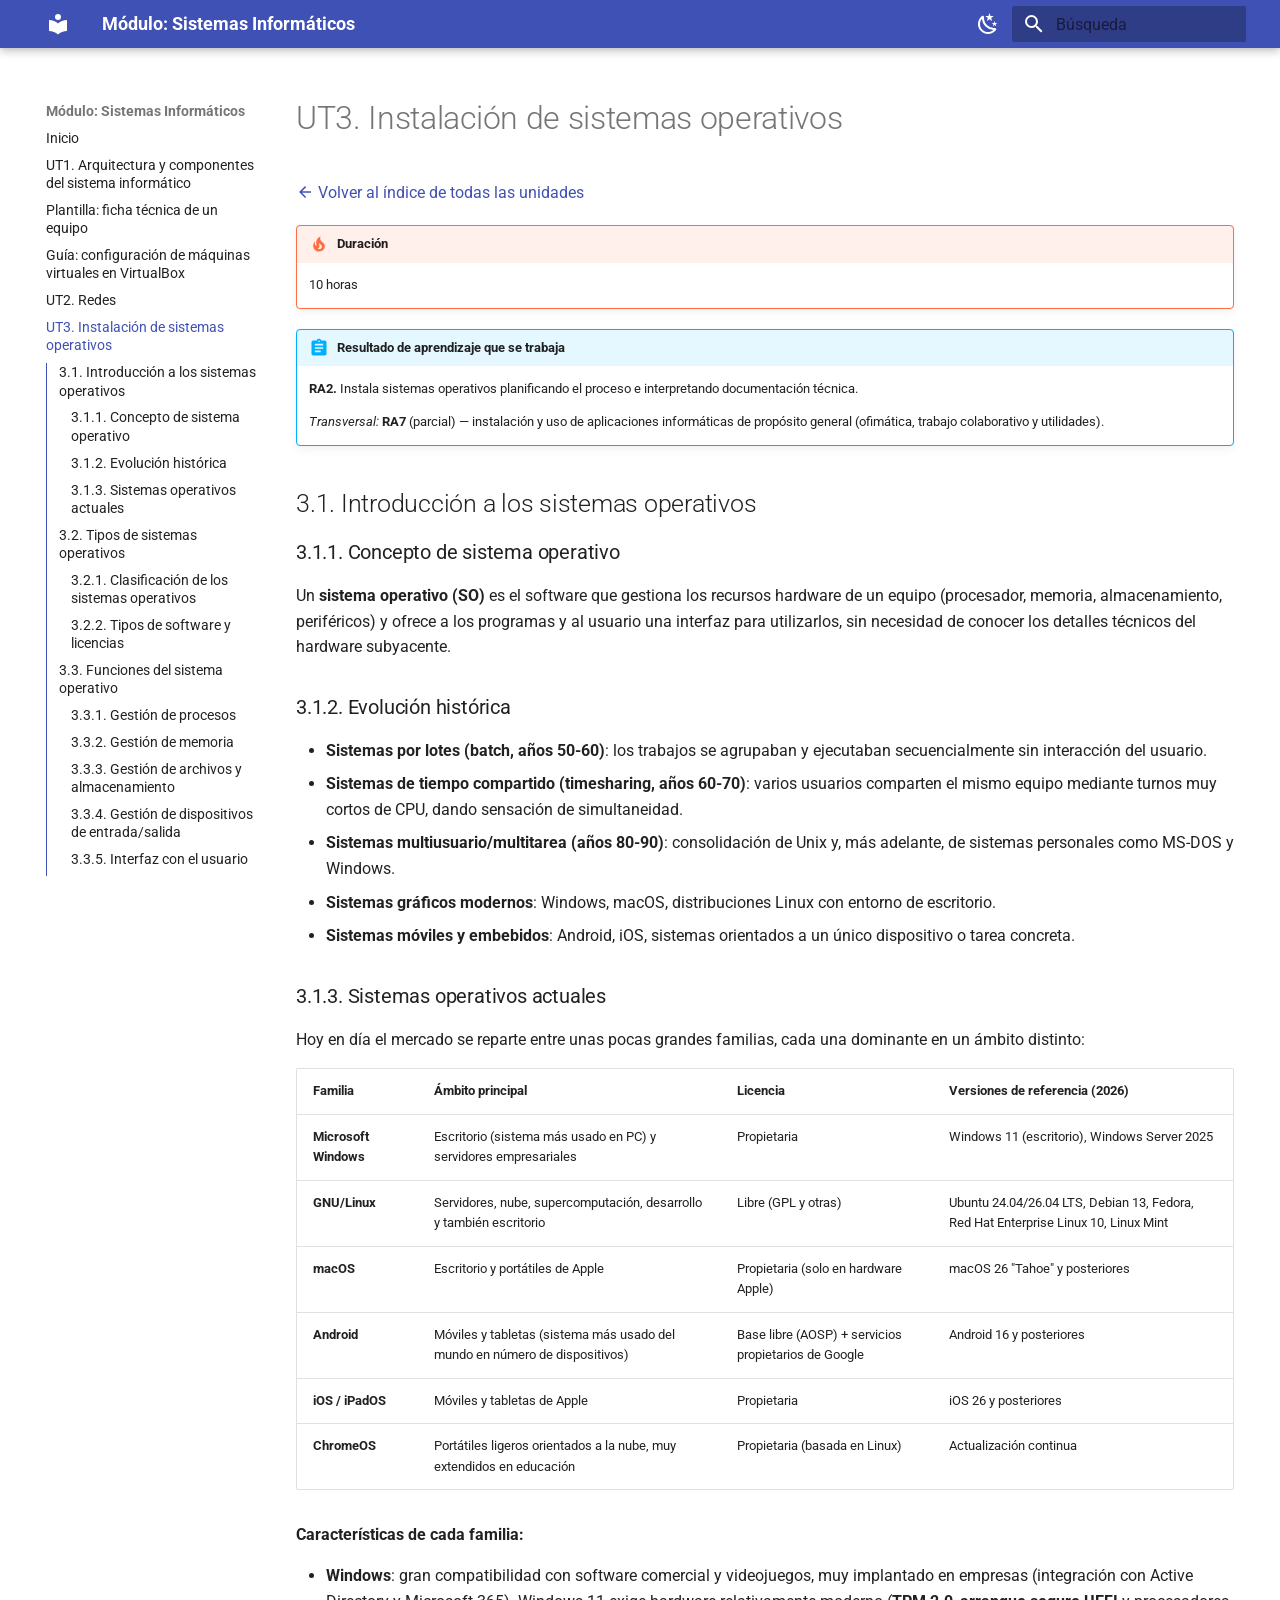
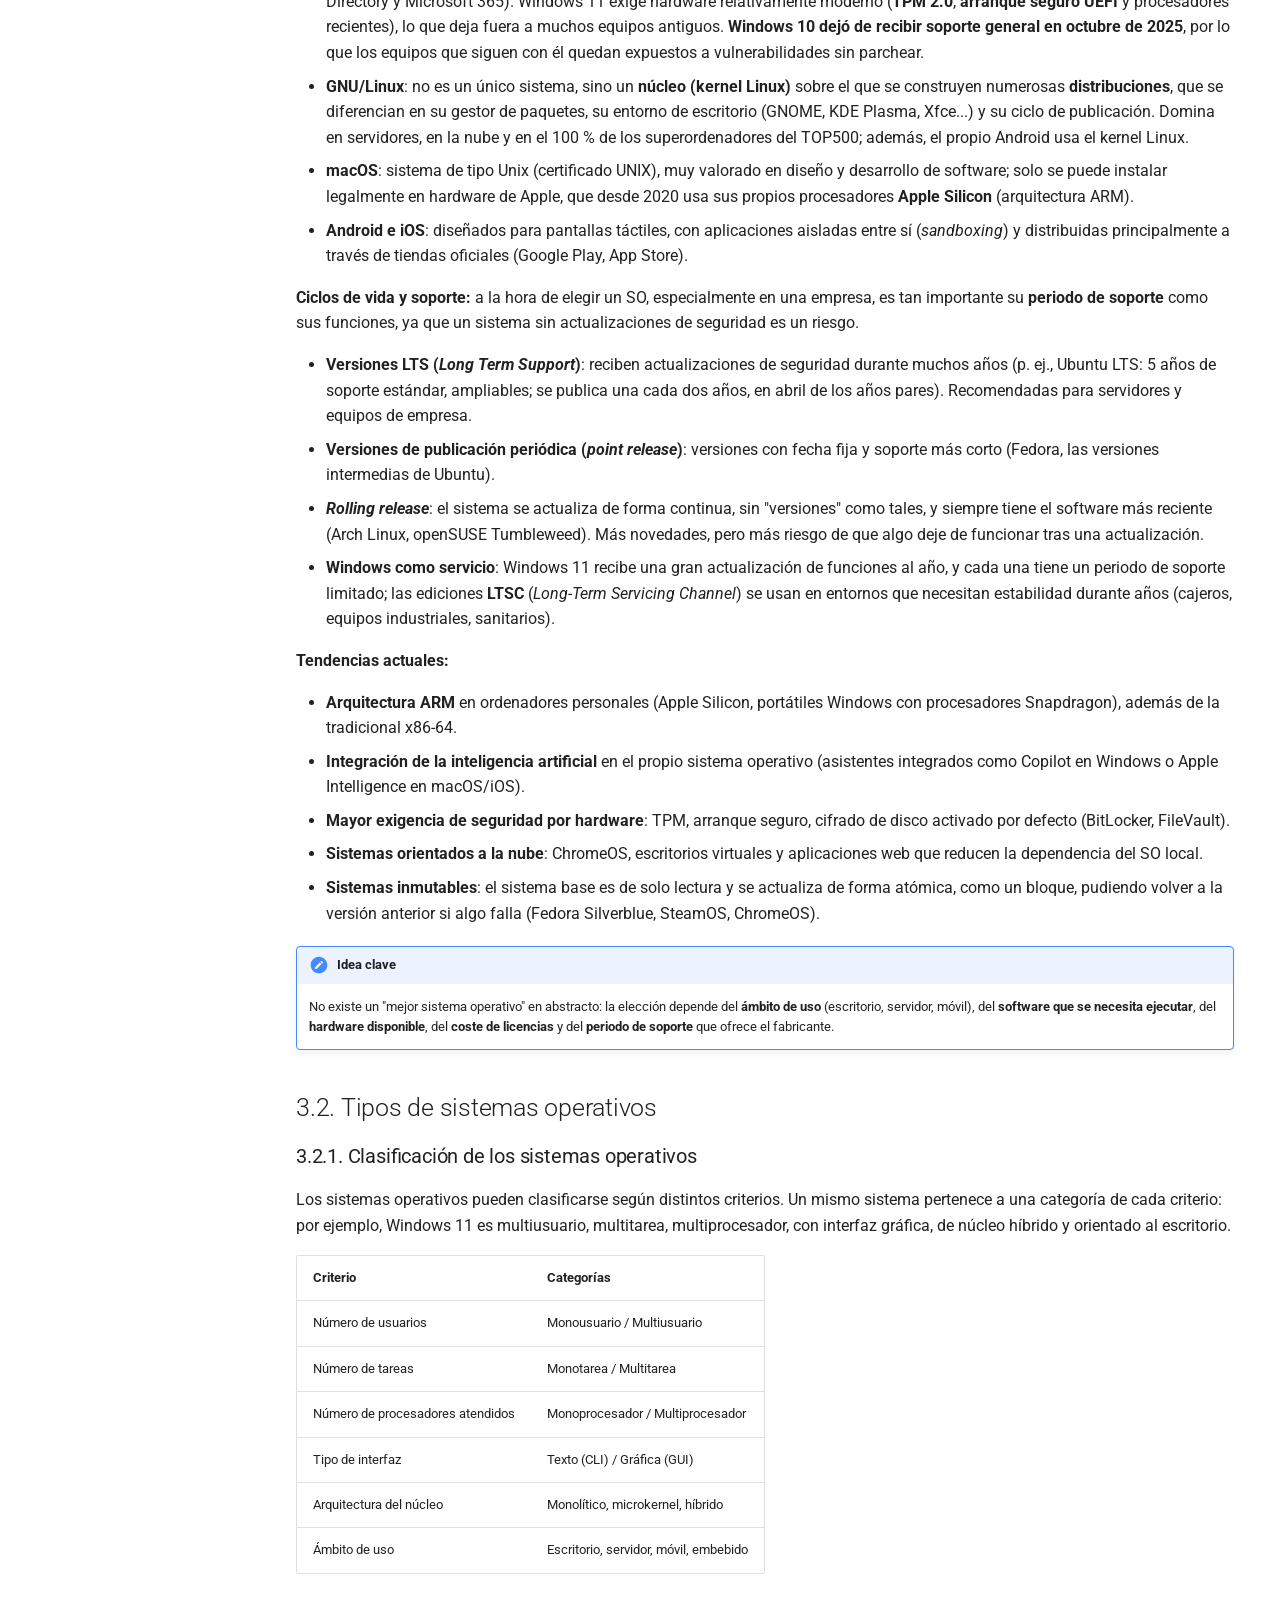
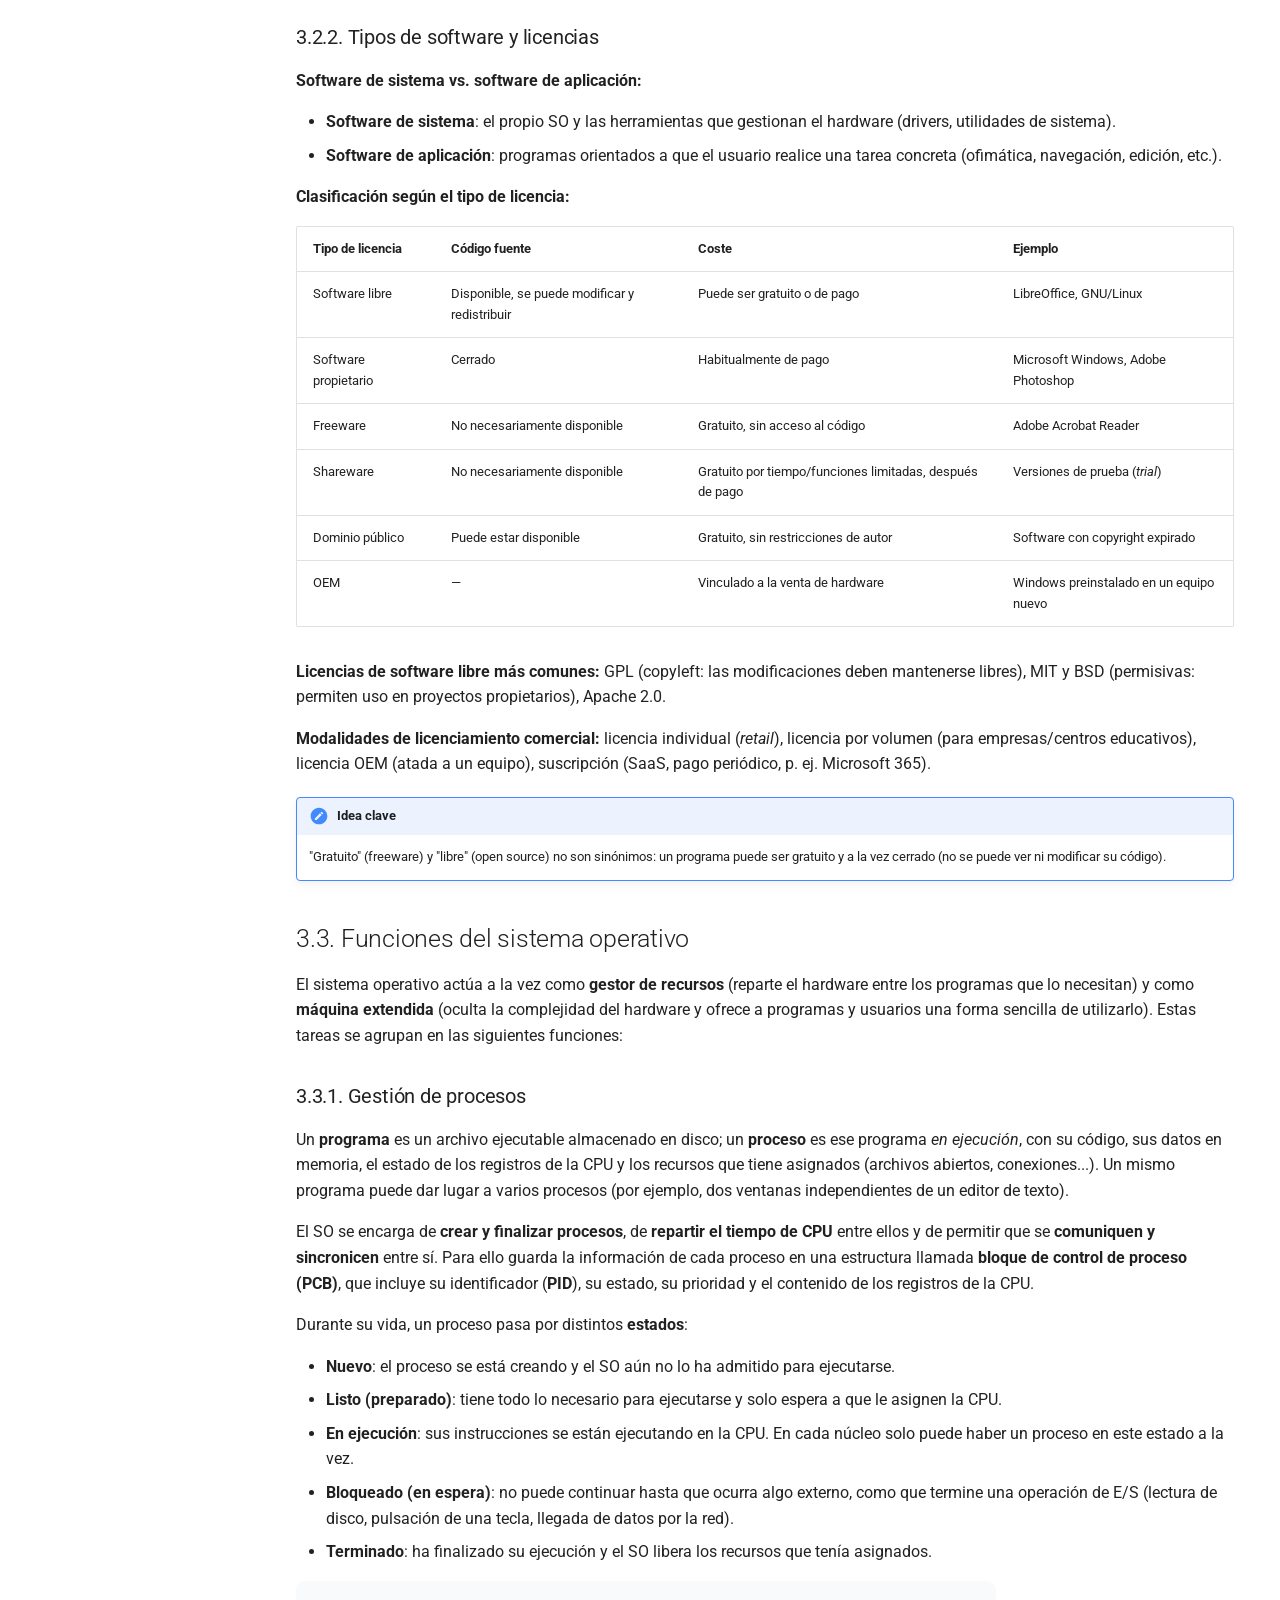
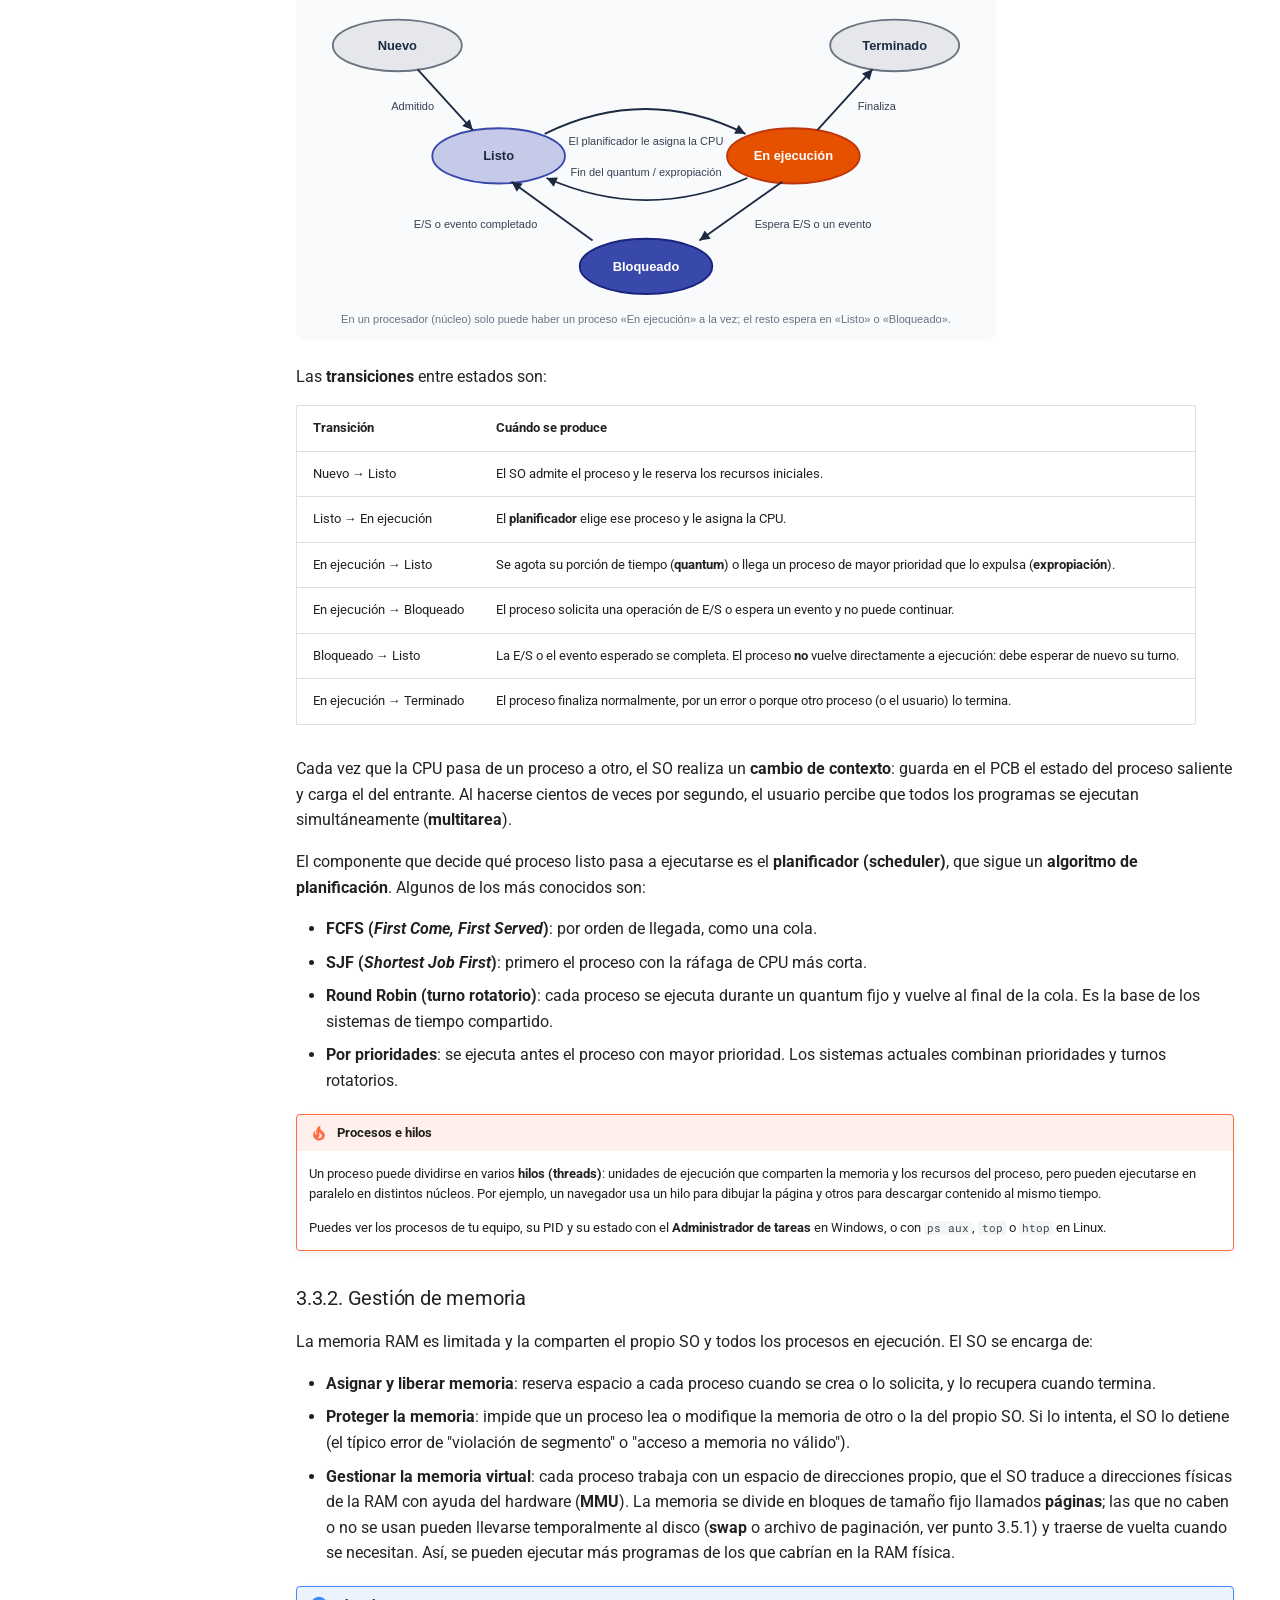
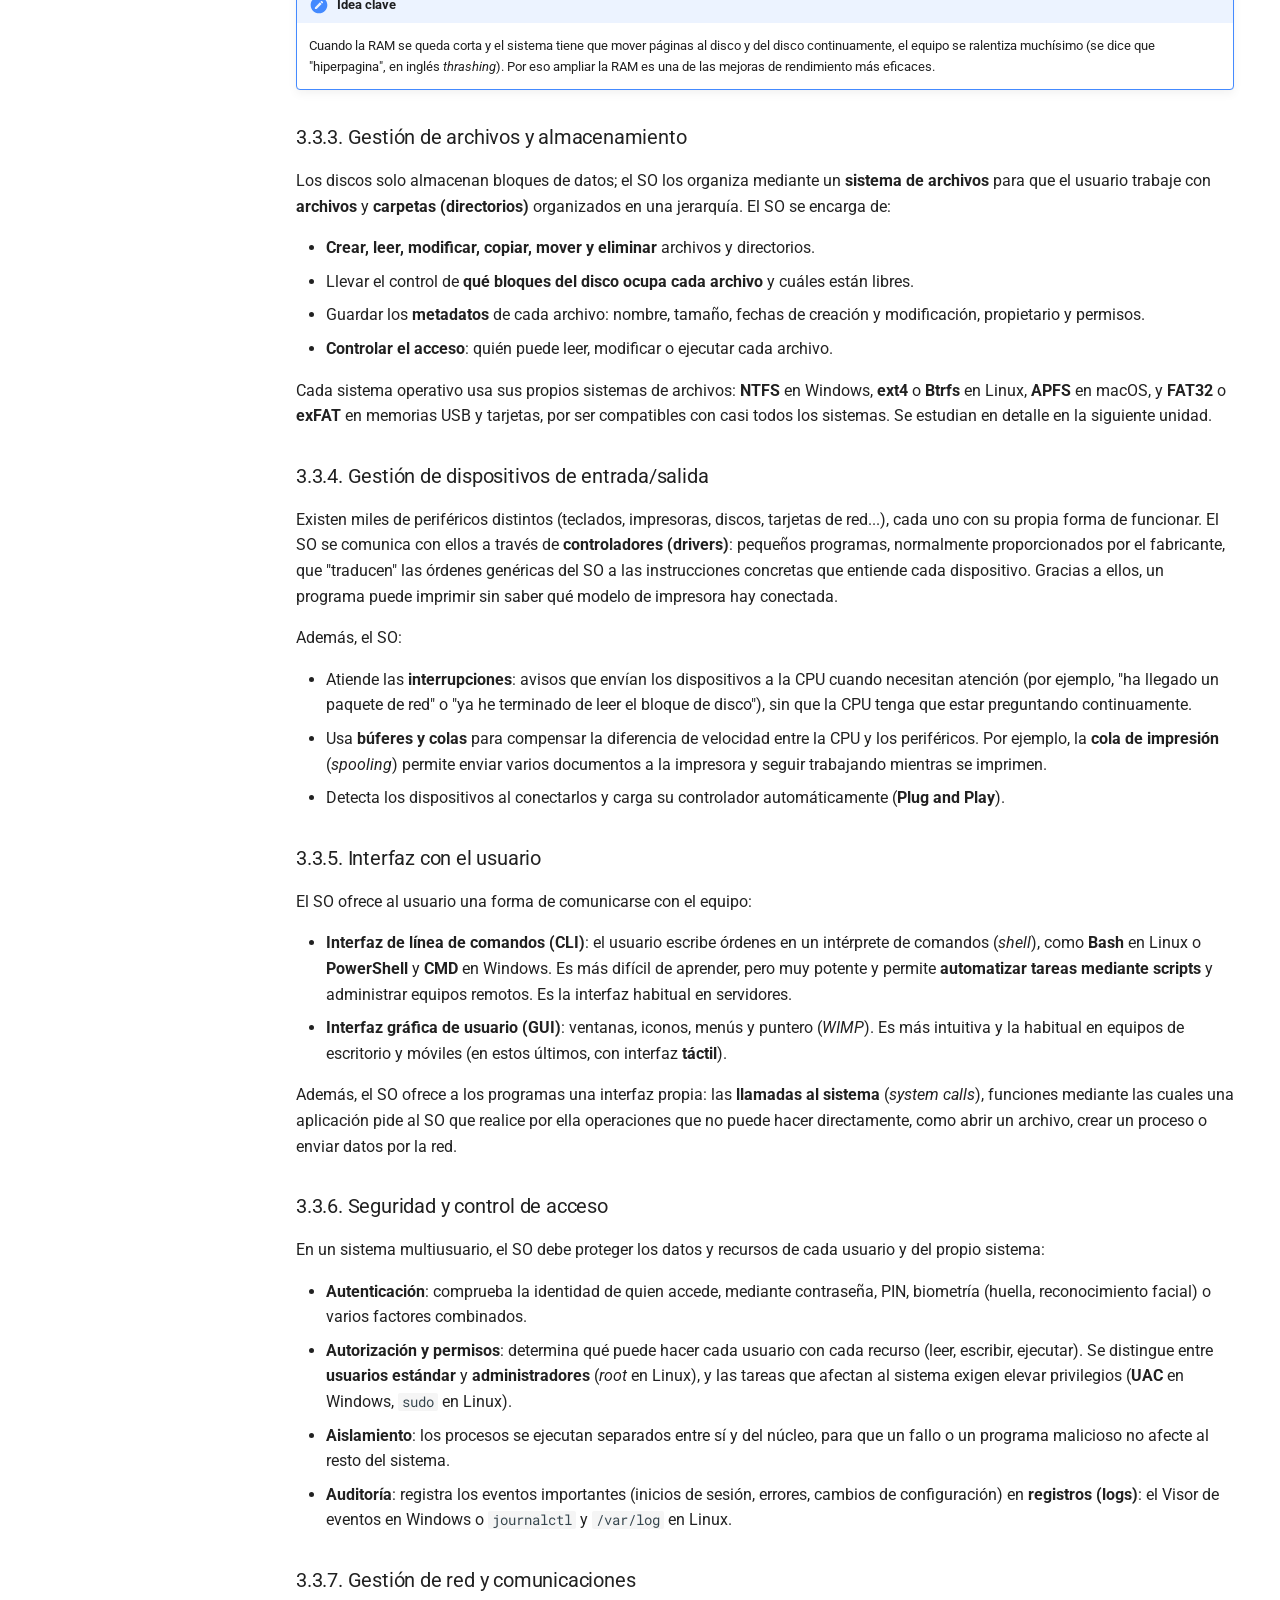
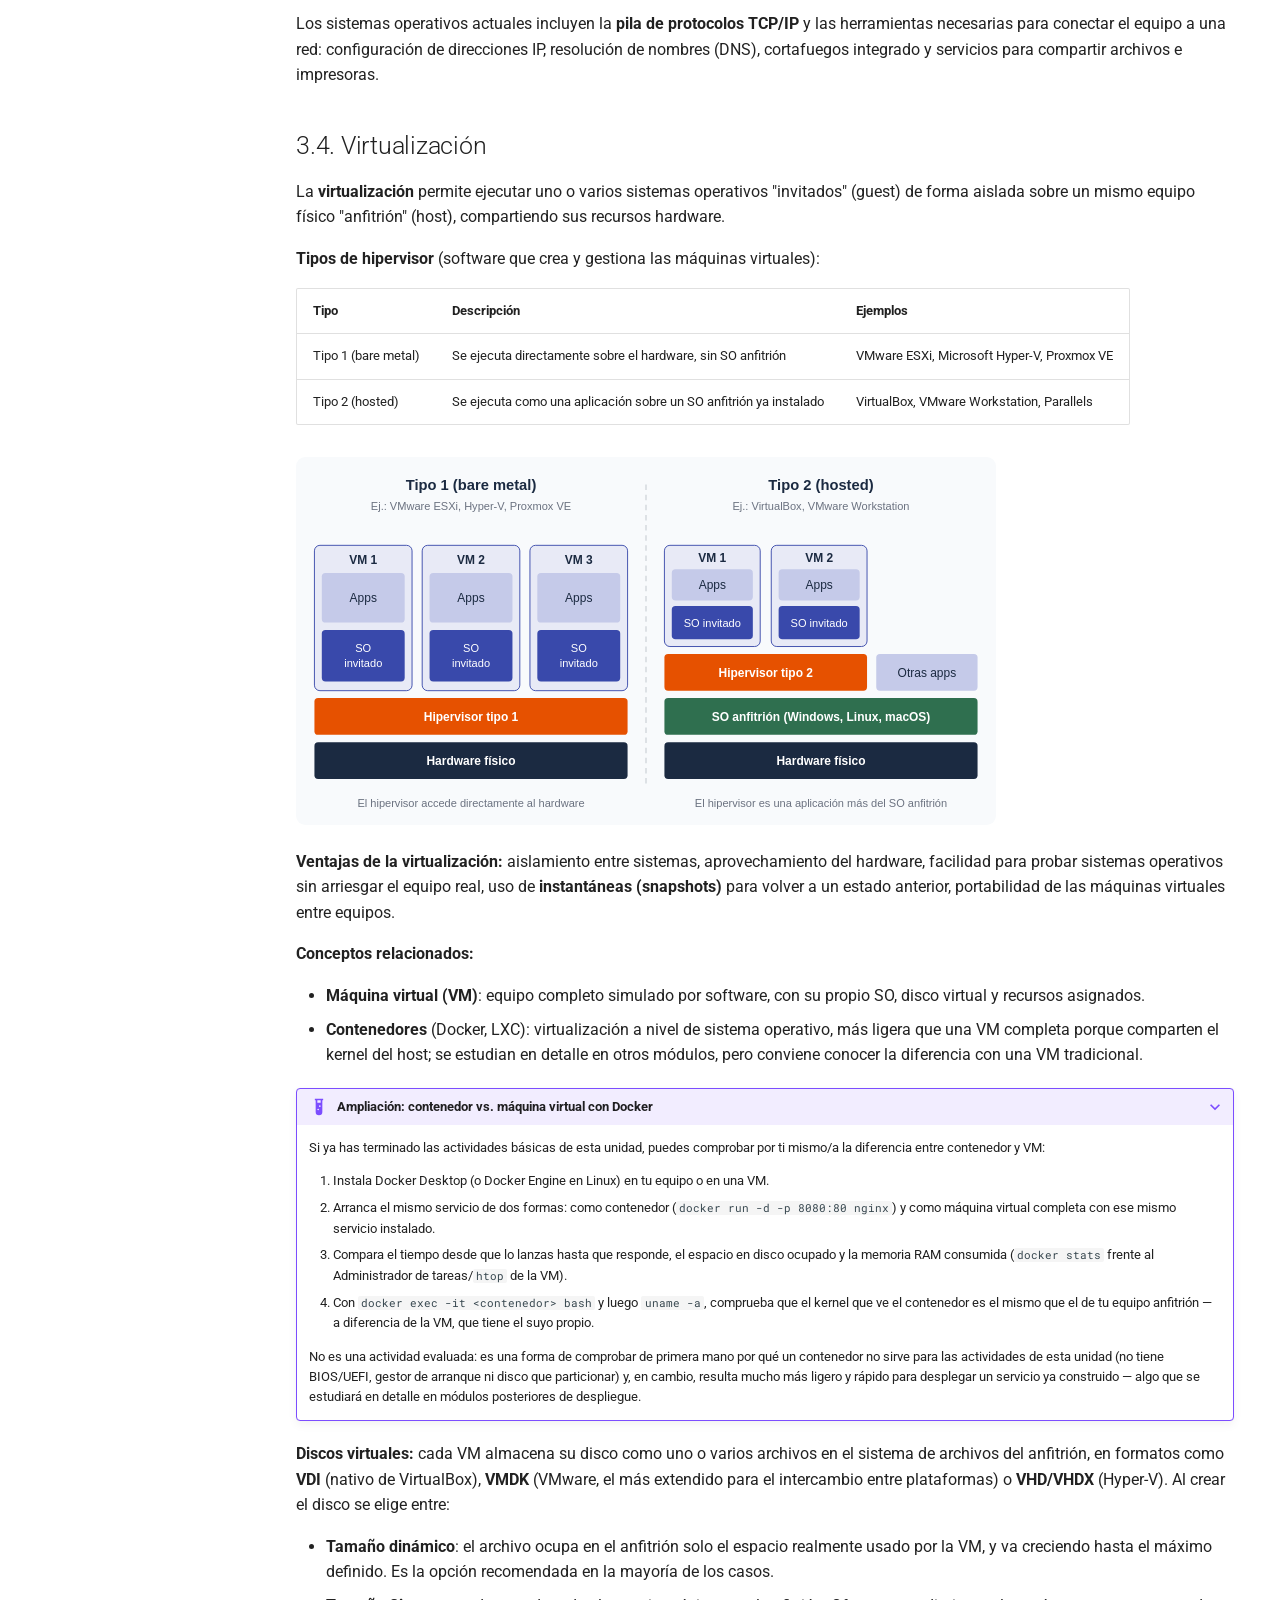
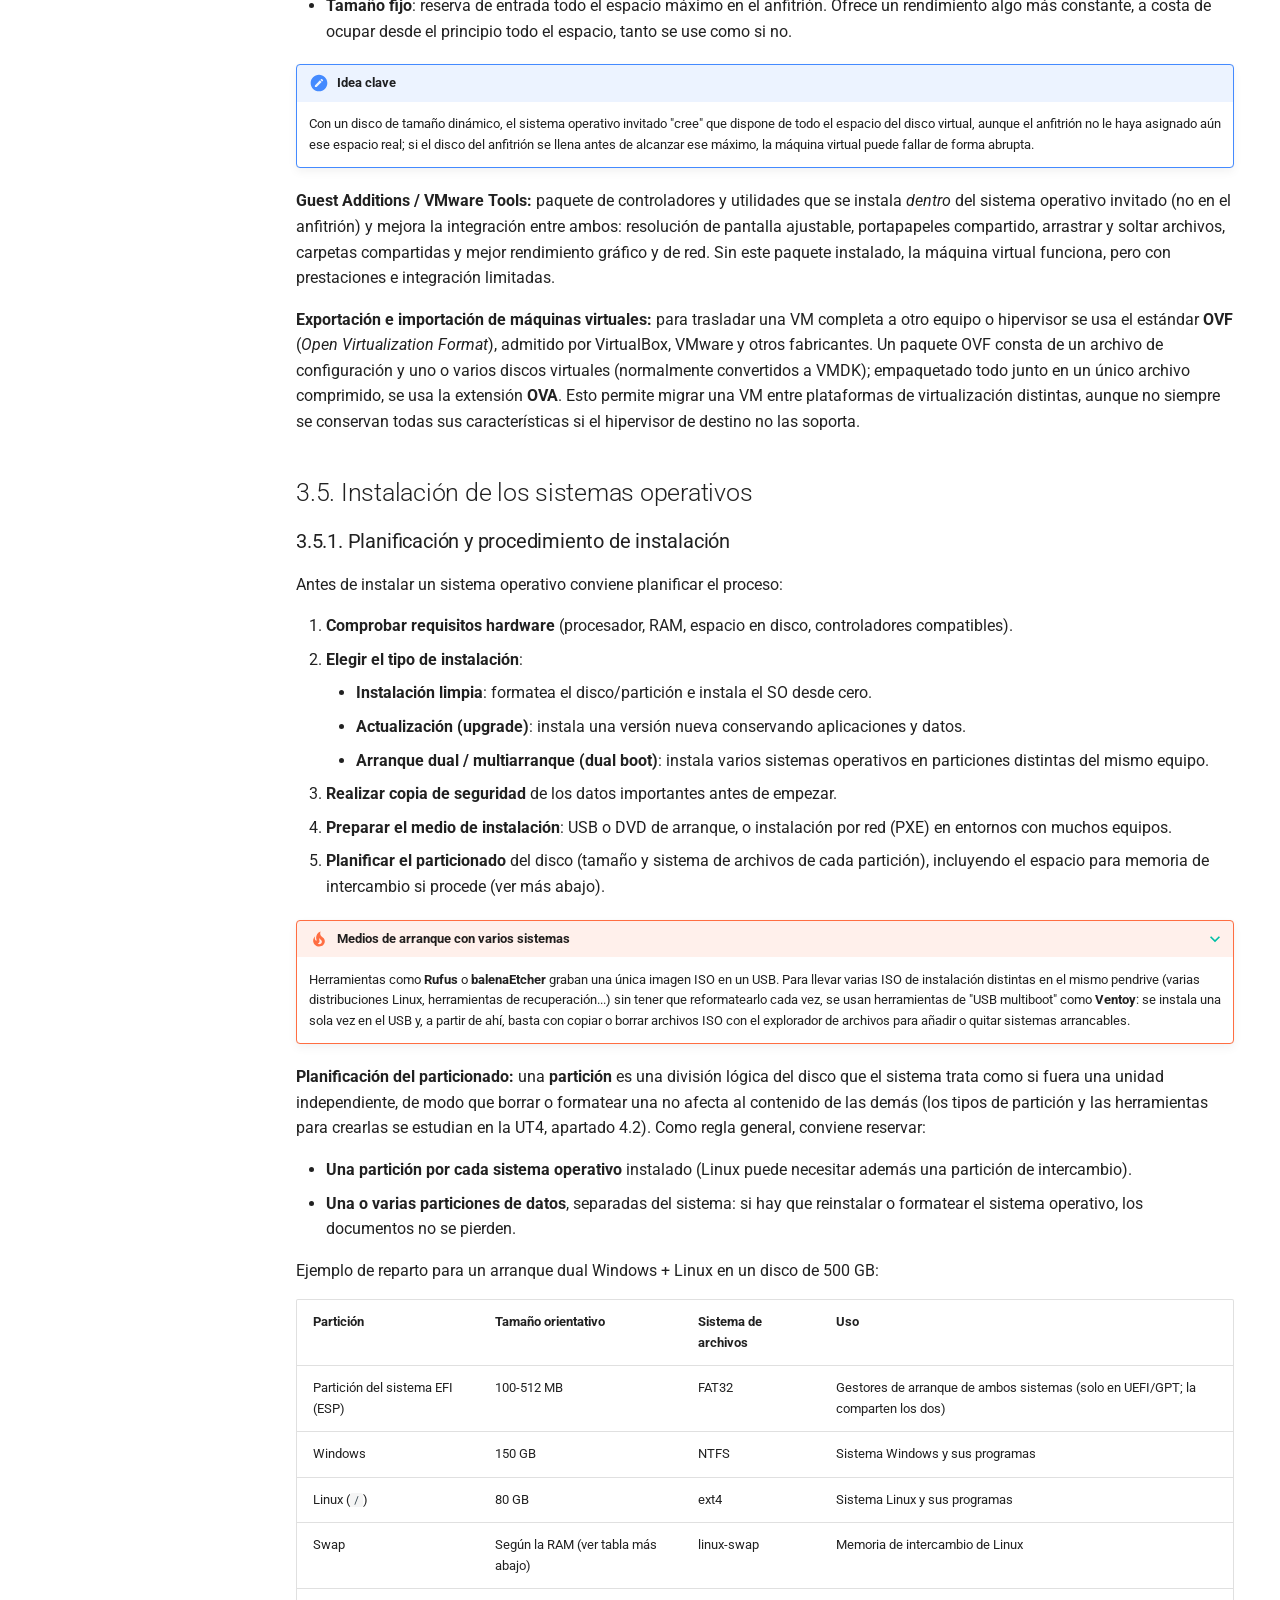
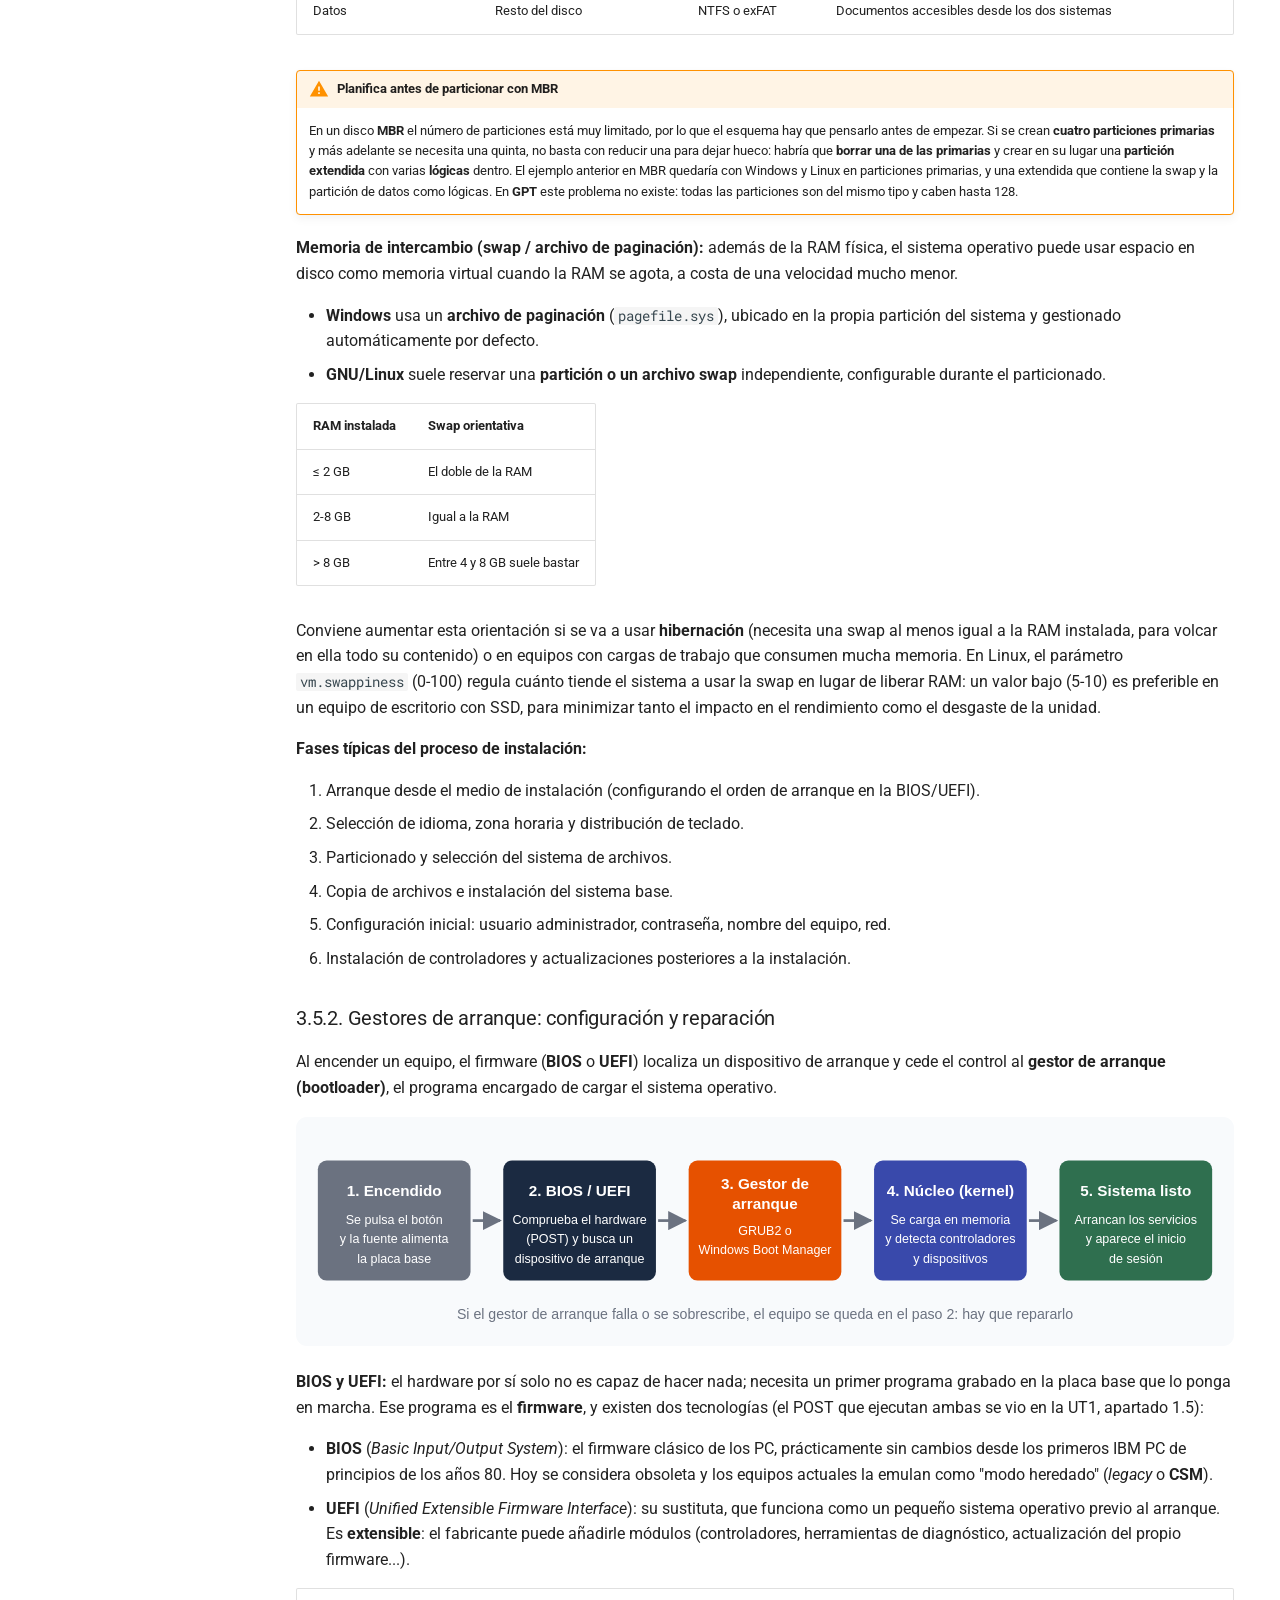
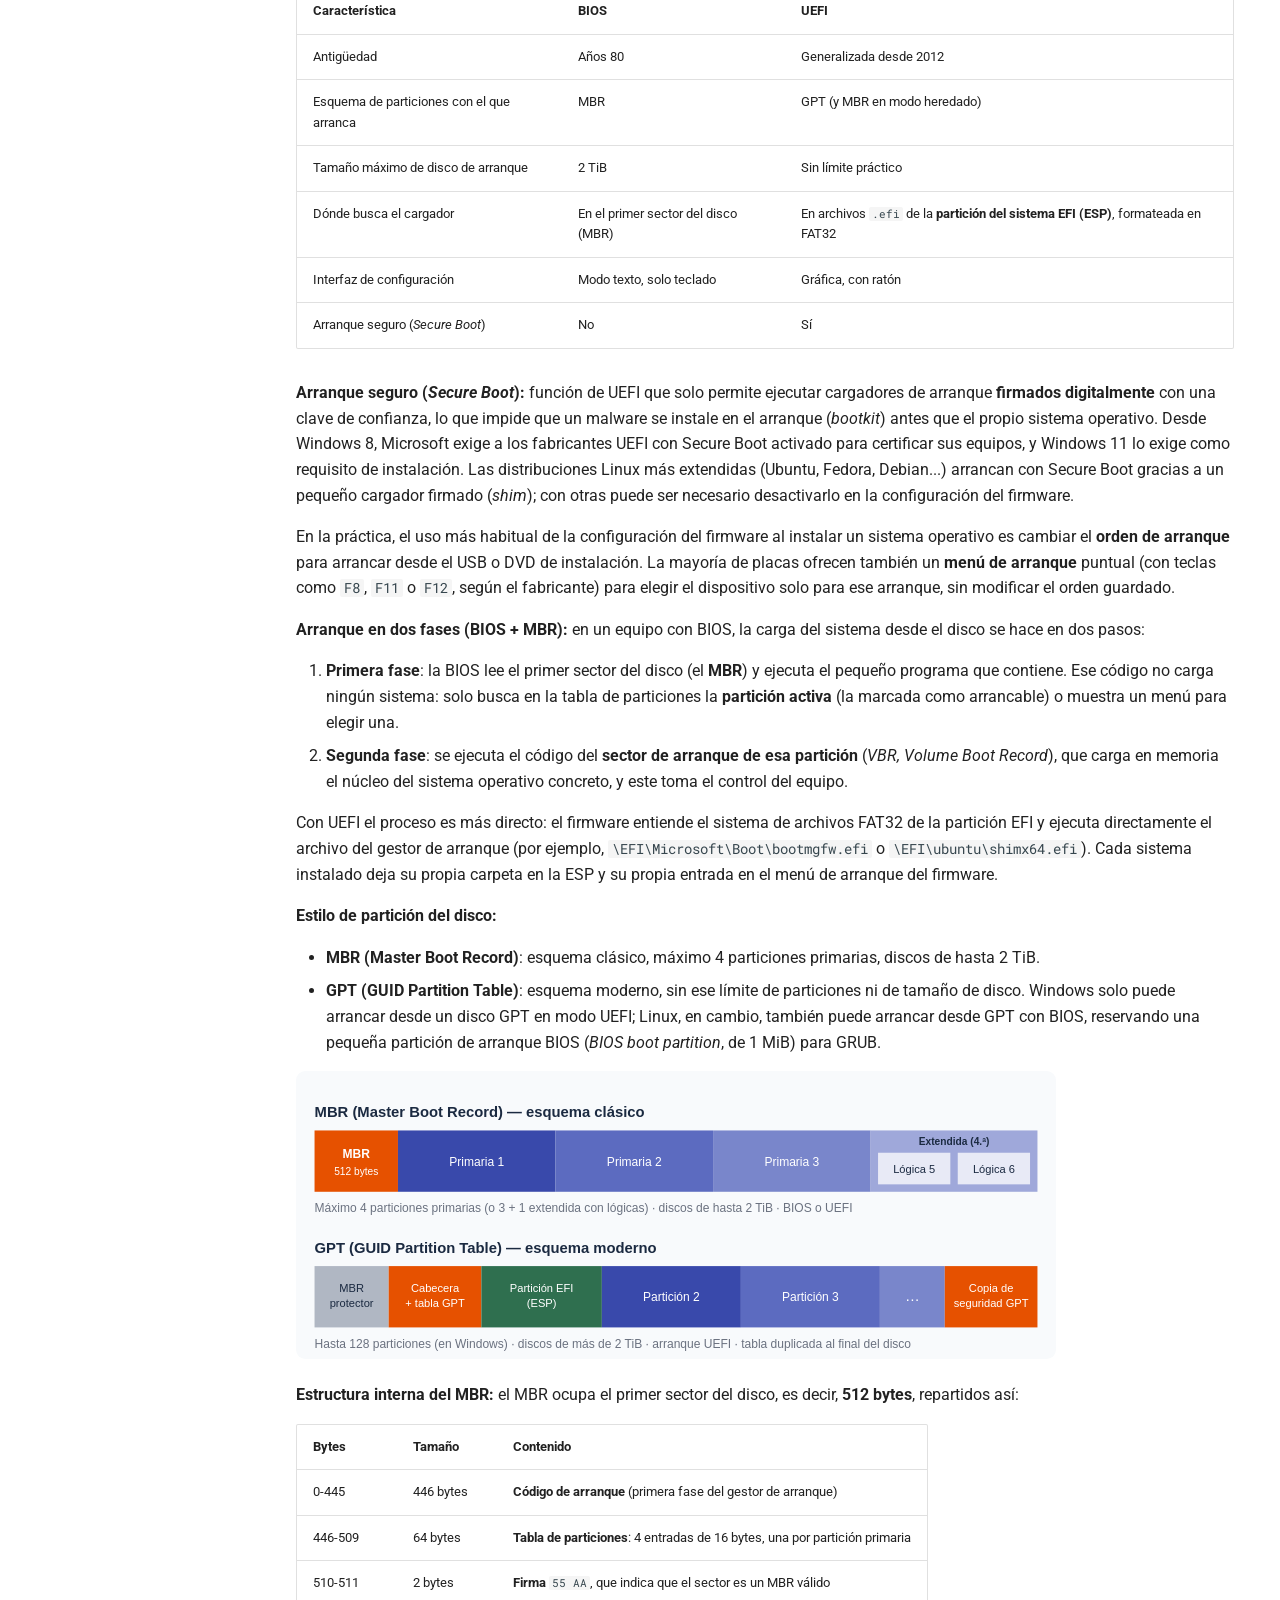
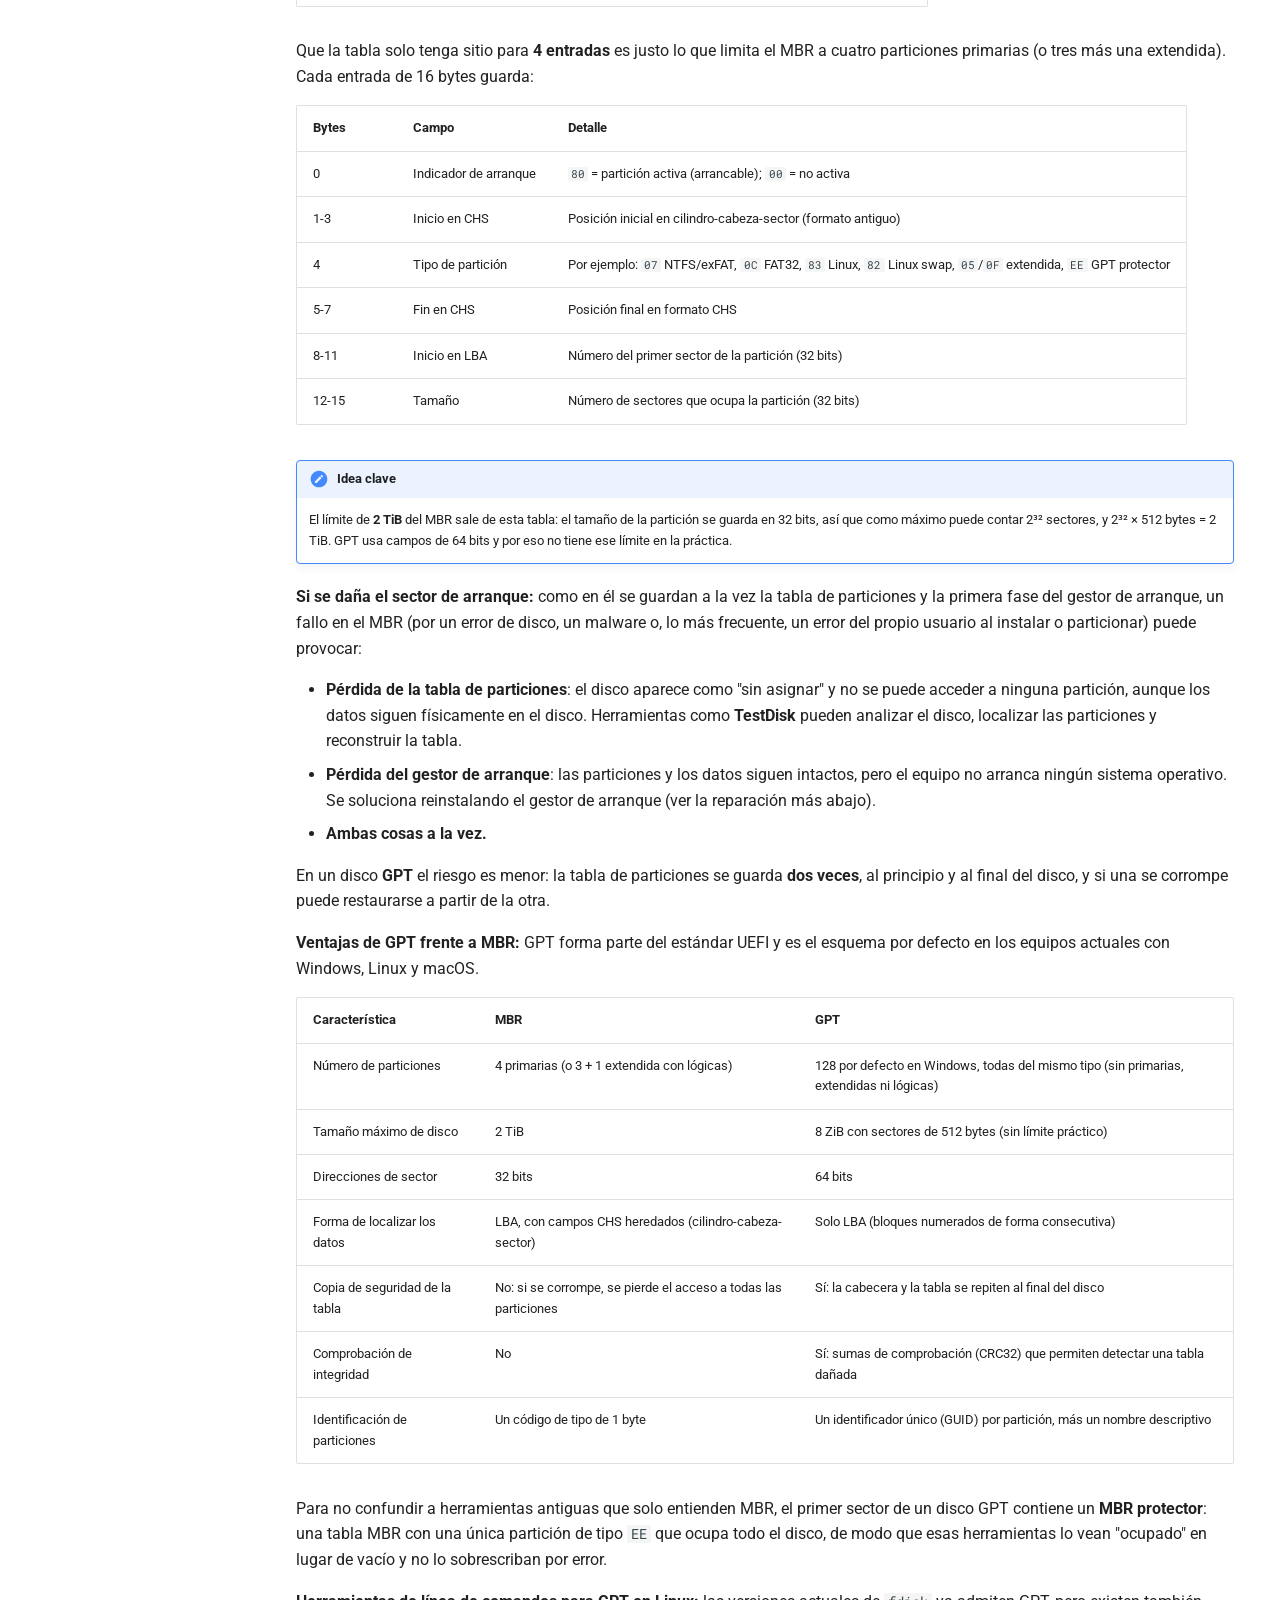
<file: ut3/index.html>
<!doctype html>
<html lang="es" class="no-js">
  <head>
    
      <meta charset="utf-8">
      <meta name="viewport" content="width=device-width,initial-scale=1">
      
        <meta name="description" content="Apuntes del módulo Sistemas Informáticos - CFGS Desarrollo de Aplicaciones Web">
      
      
        <meta name="author" content="Angela B. Serrano">
      
      
        <link rel="canonical" href="https://angelabserrano.github.io/sistemas-informaticos/ut3/">
      
      
        <link rel="prev" href="../ut2/">
      
      
        <link rel="next" href="../plantilla-informe-instalacion/">
      
      
        
      
      
      <link rel="icon" href="../assets/images/favicon.png">
      <meta name="generator" content="mkdocs-1.6.1, mkdocs-material-9.8.2">
    
    
      
        <title>UT3. Instalación de sistemas operativos - Módulo: Sistemas Informáticos</title>
      
    
    
      <link rel="stylesheet" href="../assets/stylesheets/main.57a0d79d.min.css">
      
        
        <link rel="stylesheet" href="../assets/stylesheets/palette.fb2fffe2.min.css">
      
      


    
    
      
    
    
      
        
        
        <link rel="preconnect" href="https://fonts.gstatic.com" crossorigin>
        <link rel="stylesheet" href="https://fonts.googleapis.com/css?family=Roboto:300,300i,400,400i,700,700i%7CRoboto+Mono:400,400i,700,700i&display=fallback">
        <style>:root{--md-text-font:"Roboto";--md-code-font:"Roboto Mono"}</style>
      
    
    
      <link rel="stylesheet" href="../stylesheets/extra.css">
    
    <script>__md_scope=new URL("..",location),__md_hash=e=>[...e].reduce(((e,_)=>(e<<5)-e+_.charCodeAt(0)),0),__md_get=(e,_=localStorage,t=__md_scope)=>JSON.parse(_.getItem(t.pathname+"."+e)),__md_set=(e,_,t=localStorage,a=__md_scope)=>{try{t.setItem(a.pathname+"."+e,JSON.stringify(_))}catch(e){}}</script>
    
      

    
    
  </head>
  
  
    
    
      
    
    
    
    
    <body dir="ltr" data-md-color-scheme="default" data-md-color-primary="indigo" data-md-color-accent="deep-orange">
  
    
    <input class="md-toggle" data-md-toggle="drawer" type="checkbox" id="__drawer" autocomplete="off">
    <input class="md-toggle" data-md-toggle="search" type="checkbox" id="__search" autocomplete="off">
    <label class="md-overlay" for="__drawer"></label>
    <div data-md-component="skip">
      
        
        <a href="#ut3-instalacion-de-sistemas-operativos" class="md-skip">
          Saltar a contenido
        </a>
      
    </div>
    <div data-md-component="announce">
      
    </div>
    
    
      

  

<header class="md-header md-header--shadow" data-md-component="header">
  <nav class="md-header__inner md-grid" aria-label="Cabecera">
    <a href=".." title="Módulo: Sistemas Informáticos" class="md-header__button md-logo" aria-label="Módulo: Sistemas Informáticos" data-md-component="logo">
      
  
  <svg xmlns="http://www.w3.org/2000/svg" viewBox="0 0 24 24"><path d="M12 8a3 3 0 0 0 3-3 3 3 0 0 0-3-3 3 3 0 0 0-3 3 3 3 0 0 0 3 3m0 3.54C9.64 9.35 6.5 8 3 8v11c3.5 0 6.64 1.35 9 3.54 2.36-2.19 5.5-3.54 9-3.54V8c-3.5 0-6.64 1.35-9 3.54"/></svg>

    </a>
    <label class="md-header__button md-icon" for="__drawer">
      
      <svg xmlns="http://www.w3.org/2000/svg" viewBox="0 0 24 24"><path d="M3 6h18v2H3zm0 5h18v2H3zm0 5h18v2H3z"/></svg>
    </label>
    <div class="md-header__title" data-md-component="header-title">
      <div class="md-header__ellipsis">
        <div class="md-header__topic">
          <span class="md-ellipsis">
            Módulo: Sistemas Informáticos
          </span>
        </div>
        <div class="md-header__topic" data-md-component="header-topic">
          <span class="md-ellipsis">
            
              UT3. Instalación de sistemas operativos
            
          </span>
        </div>
      </div>
    </div>
    
      
        <form class="md-header__option" data-md-component="palette">
  
    
    
    
    <input class="md-option" data-md-color-media="" data-md-color-scheme="default" data-md-color-primary="indigo" data-md-color-accent="deep-orange"  aria-label="Modo oscuro"  type="radio" name="__palette" id="__palette_0">
    
      <label class="md-header__button md-icon" title="Modo oscuro" for="__palette_1" hidden>
        <svg xmlns="http://www.w3.org/2000/svg" viewBox="0 0 24 24"><path d="m17.75 4.09-2.53 1.94.91 3.06-2.63-1.81-2.63 1.81.91-3.06-2.53-1.94L12.44 4l1.06-3 1.06 3zm3.5 6.91-1.64 1.25.59 1.98-1.7-1.17-1.7 1.17.59-1.98L15.75 11l2.06-.05L18.5 9l.69 1.95zm-2.28 4.95c.83-.08 1.72 1.1 1.19 1.85-.32.45-.66.87-1.08 1.27C15.17 23 8.84 23 4.94 19.07c-3.91-3.9-3.91-10.24 0-14.14.4-.4.82-.76 1.27-1.08.75-.53 1.93.36 1.85 1.19-.27 2.86.69 5.83 2.89 8.02a9.96 9.96 0 0 0 8.02 2.89m-1.64 2.02a12.08 12.08 0 0 1-7.8-3.47c-2.17-2.19-3.33-5-3.49-7.82-2.81 3.14-2.7 7.96.31 10.98 3.02 3.01 7.84 3.12 10.98.31"/></svg>
      </label>
    
  
    
    
    
    <input class="md-option" data-md-color-media="" data-md-color-scheme="slate" data-md-color-primary="indigo" data-md-color-accent="deep-orange"  aria-label="Modo claro"  type="radio" name="__palette" id="__palette_1">
    
      <label class="md-header__button md-icon" title="Modo claro" for="__palette_0" hidden>
        <svg xmlns="http://www.w3.org/2000/svg" viewBox="0 0 24 24"><path d="M12 7a5 5 0 0 1 5 5 5 5 0 0 1-5 5 5 5 0 0 1-5-5 5 5 0 0 1 5-5m0 2a3 3 0 0 0-3 3 3 3 0 0 0 3 3 3 3 0 0 0 3-3 3 3 0 0 0-3-3m0-7 2.39 3.42C13.65 5.15 12.84 5 12 5s-1.65.15-2.39.42zM3.34 7l4.16-.35A7.2 7.2 0 0 0 5.94 8.5c-.44.74-.69 1.5-.83 2.29zm.02 10 1.76-3.77a7.131 7.131 0 0 0 2.38 4.14zM20.65 7l-1.77 3.79a7.02 7.02 0 0 0-2.38-4.15zm-.01 10-4.14.36c.59-.51 1.12-1.14 1.54-1.86.42-.73.69-1.5.83-2.29zM12 22l-2.41-3.44c.74.27 1.55.44 2.41.44.82 0 1.63-.17 2.37-.44z"/></svg>
      </label>
    
  
</form>
      
    
    
      <script>var palette=__md_get("__palette");if(palette&&palette.color){if("(prefers-color-scheme)"===palette.color.media){var media=matchMedia("(prefers-color-scheme: light)"),input=document.querySelector(media.matches?"[data-md-color-media='(prefers-color-scheme: light)']":"[data-md-color-media='(prefers-color-scheme: dark)']");palette.color.media=input.getAttribute("data-md-color-media"),palette.color.scheme=input.getAttribute("data-md-color-scheme"),palette.color.primary=input.getAttribute("data-md-color-primary"),palette.color.accent=input.getAttribute("data-md-color-accent")}for(var[key,value]of Object.entries(palette.color))document.body.setAttribute("data-md-color-"+key,value)}</script>
    
    
    
      
      
        <label class="md-header__button md-icon" for="__search">
          
          <svg xmlns="http://www.w3.org/2000/svg" viewBox="0 0 24 24"><path d="M9.5 3A6.5 6.5 0 0 1 16 9.5c0 1.61-.59 3.09-1.56 4.23l.27.27h.79l5 5-1.5 1.5-5-5v-.79l-.27-.27A6.52 6.52 0 0 1 9.5 16 6.5 6.5 0 0 1 3 9.5 6.5 6.5 0 0 1 9.5 3m0 2C7 5 5 7 5 9.5S7 14 9.5 14 14 12 14 9.5 12 5 9.5 5"/></svg>
        </label>
        <div class="md-search" data-md-component="search" role="dialog">
  <label class="md-search__overlay" for="__search"></label>
  <div class="md-search__inner" role="search">
    <form class="md-search__form" name="search">
      <input type="text" class="md-search__input" name="query" aria-label="Búsqueda" placeholder="Búsqueda" autocapitalize="off" autocorrect="off" autocomplete="off" spellcheck="false" data-md-component="search-query" required>
      <label class="md-search__icon md-icon" for="__search">
        
        <svg xmlns="http://www.w3.org/2000/svg" viewBox="0 0 24 24"><path d="M9.5 3A6.5 6.5 0 0 1 16 9.5c0 1.61-.59 3.09-1.56 4.23l.27.27h.79l5 5-1.5 1.5-5-5v-.79l-.27-.27A6.52 6.52 0 0 1 9.5 16 6.5 6.5 0 0 1 3 9.5 6.5 6.5 0 0 1 9.5 3m0 2C7 5 5 7 5 9.5S7 14 9.5 14 14 12 14 9.5 12 5 9.5 5"/></svg>
        
        <svg xmlns="http://www.w3.org/2000/svg" viewBox="0 0 24 24"><path d="M20 11v2H8l5.5 5.5-1.42 1.42L4.16 12l7.92-7.92L13.5 5.5 8 11z"/></svg>
      </label>
      <nav class="md-search__options" aria-label="Buscar">
        
        <button type="reset" class="md-search__icon md-icon" title="Limpiar" aria-label="Limpiar" tabindex="-1">
          
          <svg xmlns="http://www.w3.org/2000/svg" viewBox="0 0 24 24"><path d="M19 6.41 17.59 5 12 10.59 6.41 5 5 6.41 10.59 12 5 17.59 6.41 19 12 13.41 17.59 19 19 17.59 13.41 12z"/></svg>
        </button>
      </nav>
      
        <div class="md-search__suggest" data-md-component="search-suggest"></div>
      
    </form>
    <div class="md-search__output">
      <div class="md-search__scrollwrap" tabindex="0" data-md-scrollfix>
        <div class="md-search-result" data-md-component="search-result">
          <div class="md-search-result__meta">
            Inicializando búsqueda
          </div>
          <ol class="md-search-result__list" role="presentation"></ol>
        </div>
      </div>
    </div>
  </div>
</div>
      
    
    
  </nav>
  
</header>
    
    <div class="md-container" data-md-component="container">
      
      
        
          
        
      
      <main class="md-main" data-md-component="main">
        <div class="md-main__inner md-grid">
          
            
              
              <div class="md-sidebar md-sidebar--primary" data-md-component="sidebar" data-md-type="navigation" >
                <div class="md-sidebar__scrollwrap">
                  <div class="md-sidebar__inner">
                    



  

<nav class="md-nav md-nav--primary md-nav--integrated" aria-label="Navegación" data-md-level="0">
  <label class="md-nav__title" for="__drawer">
    <a href=".." title="Módulo: Sistemas Informáticos" class="md-nav__button md-logo" aria-label="Módulo: Sistemas Informáticos" data-md-component="logo">
      
  
  <svg xmlns="http://www.w3.org/2000/svg" viewBox="0 0 24 24"><path d="M12 8a3 3 0 0 0 3-3 3 3 0 0 0-3-3 3 3 0 0 0-3 3 3 3 0 0 0 3 3m0 3.54C9.64 9.35 6.5 8 3 8v11c3.5 0 6.64 1.35 9 3.54 2.36-2.19 5.5-3.54 9-3.54V8c-3.5 0-6.64 1.35-9 3.54"/></svg>

    </a>
    Módulo: Sistemas Informáticos
  </label>
  
  <ul class="md-nav__list" data-md-scrollfix>
    
      
      
  
  
  
  
    <li class="md-nav__item">
      <a href=".." class="md-nav__link">
        
  
  
  <span class="md-ellipsis">
    
  
    Inicio
  

    
  </span>
  
  

      </a>
    </li>
  

    
      
      
  
  
  
  
    <li class="md-nav__item">
      <a href="../ut1/" class="md-nav__link">
        
  
  
  <span class="md-ellipsis">
    
  
    UT1. Arquitectura y componentes del sistema informático
  

    
  </span>
  
  

      </a>
    </li>
  

    
      
      
  
  
  
  
    <li class="md-nav__item">
      <a href="../plantilla-ficha-tecnica/" class="md-nav__link">
        
  
  
  <span class="md-ellipsis">
    
  
    Plantilla: ficha técnica de un equipo
  

    
  </span>
  
  

      </a>
    </li>
  

    
      
      
  
  
  
  
    <li class="md-nav__item">
      <a href="../guia-virtualbox/" class="md-nav__link">
        
  
  
  <span class="md-ellipsis">
    
  
    Guía: configuración de máquinas virtuales en VirtualBox
  

    
  </span>
  
  

      </a>
    </li>
  

    
      
      
  
  
  
  
    <li class="md-nav__item">
      <a href="../ut2/" class="md-nav__link">
        
  
  
  <span class="md-ellipsis">
    
  
    UT2. Redes
  

    
  </span>
  
  

      </a>
    </li>
  

    
      
      
  
  
    
  
  
  
    <li class="md-nav__item md-nav__item--active">
      
      <input class="md-nav__toggle md-toggle" type="checkbox" id="__toc">
      
      
        
      
      
        <label class="md-nav__link md-nav__link--active" for="__toc">
          
  
  
  <span class="md-ellipsis">
    
  
    UT3. Instalación de sistemas operativos
  

    
  </span>
  
  

          <span class="md-nav__icon md-icon"></span>
        </label>
      
      <a href="./" class="md-nav__link md-nav__link--active">
        
  
  
  <span class="md-ellipsis">
    
  
    UT3. Instalación de sistemas operativos
  

    
  </span>
  
  

      </a>
      
        

<nav class="md-nav md-nav--secondary" aria-label="Tabla de contenidos">
  
  
  
    
  
  
    <label class="md-nav__title" for="__toc">
      <span class="md-nav__icon md-icon"></span>
      Tabla de contenidos
    </label>
    <ul class="md-nav__list" data-md-component="toc" data-md-scrollfix>
      
        <li class="md-nav__item">
  <a href="#31-introduccion-a-los-sistemas-operativos" class="md-nav__link">
    <span class="md-ellipsis">
      
        3.1. Introducción a los sistemas operativos
      
    </span>
  </a>
  
    <nav class="md-nav" aria-label="3.1. Introducción a los sistemas operativos">
      <ul class="md-nav__list">
        
          <li class="md-nav__item">
  <a href="#311-concepto-de-sistema-operativo" class="md-nav__link">
    <span class="md-ellipsis">
      
        3.1.1. Concepto de sistema operativo
      
    </span>
  </a>
  
</li>
        
          <li class="md-nav__item">
  <a href="#312-evolucion-historica" class="md-nav__link">
    <span class="md-ellipsis">
      
        3.1.2. Evolución histórica
      
    </span>
  </a>
  
</li>
        
          <li class="md-nav__item">
  <a href="#313-sistemas-operativos-actuales" class="md-nav__link">
    <span class="md-ellipsis">
      
        3.1.3. Sistemas operativos actuales
      
    </span>
  </a>
  
</li>
        
      </ul>
    </nav>
  
</li>
      
        <li class="md-nav__item">
  <a href="#32-tipos-de-sistemas-operativos" class="md-nav__link">
    <span class="md-ellipsis">
      
        3.2. Tipos de sistemas operativos
      
    </span>
  </a>
  
    <nav class="md-nav" aria-label="3.2. Tipos de sistemas operativos">
      <ul class="md-nav__list">
        
          <li class="md-nav__item">
  <a href="#321-clasificacion-de-los-sistemas-operativos" class="md-nav__link">
    <span class="md-ellipsis">
      
        3.2.1. Clasificación de los sistemas operativos
      
    </span>
  </a>
  
</li>
        
          <li class="md-nav__item">
  <a href="#322-tipos-de-software-y-licencias" class="md-nav__link">
    <span class="md-ellipsis">
      
        3.2.2. Tipos de software y licencias
      
    </span>
  </a>
  
</li>
        
      </ul>
    </nav>
  
</li>
      
        <li class="md-nav__item">
  <a href="#33-funciones-del-sistema-operativo" class="md-nav__link">
    <span class="md-ellipsis">
      
        3.3. Funciones del sistema operativo
      
    </span>
  </a>
  
    <nav class="md-nav" aria-label="3.3. Funciones del sistema operativo">
      <ul class="md-nav__list">
        
          <li class="md-nav__item">
  <a href="#331-gestion-de-procesos" class="md-nav__link">
    <span class="md-ellipsis">
      
        3.3.1. Gestión de procesos
      
    </span>
  </a>
  
</li>
        
          <li class="md-nav__item">
  <a href="#332-gestion-de-memoria" class="md-nav__link">
    <span class="md-ellipsis">
      
        3.3.2. Gestión de memoria
      
    </span>
  </a>
  
</li>
        
          <li class="md-nav__item">
  <a href="#333-gestion-de-archivos-y-almacenamiento" class="md-nav__link">
    <span class="md-ellipsis">
      
        3.3.3. Gestión de archivos y almacenamiento
      
    </span>
  </a>
  
</li>
        
          <li class="md-nav__item">
  <a href="#334-gestion-de-dispositivos-de-entradasalida" class="md-nav__link">
    <span class="md-ellipsis">
      
        3.3.4. Gestión de dispositivos de entrada/salida
      
    </span>
  </a>
  
</li>
        
          <li class="md-nav__item">
  <a href="#335-interfaz-con-el-usuario" class="md-nav__link">
    <span class="md-ellipsis">
      
        3.3.5. Interfaz con el usuario
      
    </span>
  </a>
  
</li>
        
          <li class="md-nav__item">
  <a href="#336-seguridad-y-control-de-acceso" class="md-nav__link">
    <span class="md-ellipsis">
      
        3.3.6. Seguridad y control de acceso
      
    </span>
  </a>
  
</li>
        
          <li class="md-nav__item">
  <a href="#337-gestion-de-red-y-comunicaciones" class="md-nav__link">
    <span class="md-ellipsis">
      
        3.3.7. Gestión de red y comunicaciones
      
    </span>
  </a>
  
</li>
        
      </ul>
    </nav>
  
</li>
      
        <li class="md-nav__item">
  <a href="#34-virtualizacion" class="md-nav__link">
    <span class="md-ellipsis">
      
        3.4. Virtualización
      
    </span>
  </a>
  
</li>
      
        <li class="md-nav__item">
  <a href="#35-instalacion-de-los-sistemas-operativos" class="md-nav__link">
    <span class="md-ellipsis">
      
        3.5. Instalación de los sistemas operativos
      
    </span>
  </a>
  
    <nav class="md-nav" aria-label="3.5. Instalación de los sistemas operativos">
      <ul class="md-nav__list">
        
          <li class="md-nav__item">
  <a href="#351-planificacion-y-procedimiento-de-instalacion" class="md-nav__link">
    <span class="md-ellipsis">
      
        3.5.1. Planificación y procedimiento de instalación
      
    </span>
  </a>
  
</li>
        
          <li class="md-nav__item">
  <a href="#352-gestores-de-arranque-configuracion-y-reparacion" class="md-nav__link">
    <span class="md-ellipsis">
      
        3.5.2. Gestores de arranque: configuración y reparación
      
    </span>
  </a>
  
</li>
        
          <li class="md-nav__item">
  <a href="#353-instalacion-desinstalacion-y-actualizacion-de-aplicaciones" class="md-nav__link">
    <span class="md-ellipsis">
      
        3.5.3. Instalación, desinstalación y actualización de aplicaciones
      
    </span>
  </a>
  
</li>
        
          <li class="md-nav__item">
  <a href="#354-actualizacion-y-recuperacion-del-sistema" class="md-nav__link">
    <span class="md-ellipsis">
      
        3.5.4. Actualización y recuperación del sistema
      
    </span>
  </a>
  
</li>
        
          <li class="md-nav__item">
  <a href="#355-documentacion-de-instalaciones-e-incidencias" class="md-nav__link">
    <span class="md-ellipsis">
      
        3.5.5. Documentación de instalaciones e incidencias
      
    </span>
  </a>
  
</li>
        
          <li class="md-nav__item">
  <a href="#356-herramientas-ofimaticas-y-de-trabajo-colaborativo" class="md-nav__link">
    <span class="md-ellipsis">
      
        3.5.6. Herramientas ofimáticas y de trabajo colaborativo
      
    </span>
  </a>
  
</li>
        
          <li class="md-nav__item">
  <a href="#357-utilidades-de-proposito-general-antimalware-mantenimiento-recuperacion-de-datos" class="md-nav__link">
    <span class="md-ellipsis">
      
        3.5.7. Utilidades de propósito general (antimalware, mantenimiento, recuperación de datos)
      
    </span>
  </a>
  
</li>
        
      </ul>
    </nav>
  
</li>
      
        <li class="md-nav__item">
  <a href="#actividades" class="md-nav__link">
    <span class="md-ellipsis">
      
        Actividades
      
    </span>
  </a>
  
</li>
      
    </ul>
  
</nav>
      
    </li>
  

    
      
      
  
  
  
  
    <li class="md-nav__item">
      <a href="../plantilla-informe-instalacion/" class="md-nav__link">
        
  
  
  <span class="md-ellipsis">
    
  
    Plantilla: informe técnico de instalación
  

    
  </span>
  
  

      </a>
    </li>
  

    
      
      
  
  
  
  
    <li class="md-nav__item">
      <a href="../ut5/" class="md-nav__link">
        
  
  
  <span class="md-ellipsis">
    
  
    UT5. Administración de sistemas GNU/Linux
  

    
  </span>
  
  

      </a>
    </li>
  

    
      
      
  
  
  
  
    <li class="md-nav__item">
      <a href="../ut6/" class="md-nav__link">
        
  
  
  <span class="md-ellipsis">
    
  
    UT6. Sistemas operativos en red
  

    
  </span>
  
  

      </a>
    </li>
  

    
  </ul>
</nav>
                  </div>
                </div>
              </div>
            
            
          
          
            <div class="md-content" data-md-component="content">
              
              <article class="md-content__inner md-typeset">
                
                  



<h1 id="ut3-instalacion-de-sistemas-operativos">UT3. Instalación de sistemas operativos<a class="headerlink" href="#ut3-instalacion-de-sistemas-operativos" title="Permanent link">&para;</a></h1>
<p><a href="../"><span class="twemoji"><svg xmlns="http://www.w3.org/2000/svg" viewBox="0 0 24 24"><path d="M20 11v2H8l5.5 5.5-1.42 1.42L4.16 12l7.92-7.92L13.5 5.5 8 11z"/></svg></span> Volver al índice de todas las unidades</a></p>
<div class="admonition tip">
<p class="admonition-title">Duración</p>
<p>10 horas</p>
</div>
<div class="admonition abstract">
<p class="admonition-title">Resultado de aprendizaje que se trabaja</p>
<p><strong>RA2.</strong> Instala sistemas operativos planificando el proceso e interpretando documentación técnica.</p>
<p><em>Transversal:</em> <strong>RA7</strong> (parcial) — instalación y uso de aplicaciones informáticas de propósito general (ofimática, trabajo colaborativo y utilidades).</p>
</div>
<h2 id="31-introduccion-a-los-sistemas-operativos">3.1. Introducción a los sistemas operativos<a class="headerlink" href="#31-introduccion-a-los-sistemas-operativos" title="Permanent link">&para;</a></h2>
<h3 id="311-concepto-de-sistema-operativo">3.1.1. Concepto de sistema operativo<a class="headerlink" href="#311-concepto-de-sistema-operativo" title="Permanent link">&para;</a></h3>
<p>Un <strong>sistema operativo (SO)</strong> es el software que gestiona los recursos hardware de un equipo (procesador, memoria, almacenamiento, periféricos) y ofrece a los programas y al usuario una interfaz para utilizarlos, sin necesidad de conocer los detalles técnicos del hardware subyacente.</p>
<h3 id="312-evolucion-historica">3.1.2. Evolución histórica<a class="headerlink" href="#312-evolucion-historica" title="Permanent link">&para;</a></h3>
<ul>
<li><strong>Sistemas por lotes (batch, años 50-60)</strong>: los trabajos se agrupaban y ejecutaban secuencialmente sin interacción del usuario.</li>
<li><strong>Sistemas de tiempo compartido (timesharing, años 60-70)</strong>: varios usuarios comparten el mismo equipo mediante turnos muy cortos de CPU, dando sensación de simultaneidad.</li>
<li><strong>Sistemas multiusuario/multitarea (años 80-90)</strong>: consolidación de Unix y, más adelante, de sistemas personales como MS-DOS y Windows.</li>
<li><strong>Sistemas gráficos modernos</strong>: Windows, macOS, distribuciones Linux con entorno de escritorio.</li>
<li><strong>Sistemas móviles y embebidos</strong>: Android, iOS, sistemas orientados a un único dispositivo o tarea concreta.</li>
</ul>
<h3 id="313-sistemas-operativos-actuales">3.1.3. Sistemas operativos actuales<a class="headerlink" href="#313-sistemas-operativos-actuales" title="Permanent link">&para;</a></h3>
<p>Hoy en día el mercado se reparte entre unas pocas grandes familias, cada una dominante en un ámbito distinto:</p>
<table>
<thead>
<tr>
<th>Familia</th>
<th>Ámbito principal</th>
<th>Licencia</th>
<th>Versiones de referencia (2026)</th>
</tr>
</thead>
<tbody>
<tr>
<td><strong>Microsoft Windows</strong></td>
<td>Escritorio (sistema más usado en PC) y servidores empresariales</td>
<td>Propietaria</td>
<td>Windows 11 (escritorio), Windows Server 2025</td>
</tr>
<tr>
<td><strong>GNU/Linux</strong></td>
<td>Servidores, nube, supercomputación, desarrollo y también escritorio</td>
<td>Libre (GPL y otras)</td>
<td>Ubuntu 24.04/26.04 LTS, Debian 13, Fedora, Red Hat Enterprise Linux 10, Linux Mint</td>
</tr>
<tr>
<td><strong>macOS</strong></td>
<td>Escritorio y portátiles de Apple</td>
<td>Propietaria (solo en hardware Apple)</td>
<td>macOS 26 "Tahoe" y posteriores</td>
</tr>
<tr>
<td><strong>Android</strong></td>
<td>Móviles y tabletas (sistema más usado del mundo en número de dispositivos)</td>
<td>Base libre (AOSP) + servicios propietarios de Google</td>
<td>Android 16 y posteriores</td>
</tr>
<tr>
<td><strong>iOS / iPadOS</strong></td>
<td>Móviles y tabletas de Apple</td>
<td>Propietaria</td>
<td>iOS 26 y posteriores</td>
</tr>
<tr>
<td><strong>ChromeOS</strong></td>
<td>Portátiles ligeros orientados a la nube, muy extendidos en educación</td>
<td>Propietaria (basada en Linux)</td>
<td>Actualización continua</td>
</tr>
</tbody>
</table>
<p><strong>Características de cada familia:</strong></p>
<ul>
<li><strong>Windows</strong>: gran compatibilidad con software comercial y videojuegos, muy implantado en empresas (integración con Active Directory y Microsoft 365). Windows 11 exige hardware relativamente moderno (<strong>TPM 2.0</strong>, <strong>arranque seguro UEFI</strong> y procesadores recientes), lo que deja fuera a muchos equipos antiguos. <strong>Windows 10 dejó de recibir soporte general en octubre de 2025</strong>, por lo que los equipos que siguen con él quedan expuestos a vulnerabilidades sin parchear.</li>
<li><strong>GNU/Linux</strong>: no es un único sistema, sino un <strong>núcleo (kernel Linux)</strong> sobre el que se construyen numerosas <strong>distribuciones</strong>, que se diferencian en su gestor de paquetes, su entorno de escritorio (GNOME, KDE Plasma, Xfce...) y su ciclo de publicación. Domina en servidores, en la nube y en el 100 % de los superordenadores del TOP500; además, el propio Android usa el kernel Linux.</li>
<li><strong>macOS</strong>: sistema de tipo Unix (certificado UNIX), muy valorado en diseño y desarrollo de software; solo se puede instalar legalmente en hardware de Apple, que desde 2020 usa sus propios procesadores <strong>Apple Silicon</strong> (arquitectura ARM).</li>
<li><strong>Android e iOS</strong>: diseñados para pantallas táctiles, con aplicaciones aisladas entre sí (<em>sandboxing</em>) y distribuidas principalmente a través de tiendas oficiales (Google Play, App Store).</li>
</ul>
<p><strong>Ciclos de vida y soporte:</strong> a la hora de elegir un SO, especialmente en una empresa, es tan importante su <strong>periodo de soporte</strong> como sus funciones, ya que un sistema sin actualizaciones de seguridad es un riesgo.</p>
<ul>
<li><strong>Versiones LTS (<em>Long Term Support</em>)</strong>: reciben actualizaciones de seguridad durante muchos años (p. ej., Ubuntu LTS: 5 años de soporte estándar, ampliables; se publica una cada dos años, en abril de los años pares). Recomendadas para servidores y equipos de empresa.</li>
<li><strong>Versiones de publicación periódica (<em>point release</em>)</strong>: versiones con fecha fija y soporte más corto (Fedora, las versiones intermedias de Ubuntu).</li>
<li><strong><em>Rolling release</em></strong>: el sistema se actualiza de forma continua, sin "versiones" como tales, y siempre tiene el software más reciente (Arch Linux, openSUSE Tumbleweed). Más novedades, pero más riesgo de que algo deje de funcionar tras una actualización.</li>
<li><strong>Windows como servicio</strong>: Windows 11 recibe una gran actualización de funciones al año, y cada una tiene un periodo de soporte limitado; las ediciones <strong>LTSC</strong> (<em>Long-Term Servicing Channel</em>) se usan en entornos que necesitan estabilidad durante años (cajeros, equipos industriales, sanitarios).</li>
</ul>
<p><strong>Tendencias actuales:</strong></p>
<ul>
<li><strong>Arquitectura ARM</strong> en ordenadores personales (Apple Silicon, portátiles Windows con procesadores Snapdragon), además de la tradicional x86-64.</li>
<li><strong>Integración de la inteligencia artificial</strong> en el propio sistema operativo (asistentes integrados como Copilot en Windows o Apple Intelligence en macOS/iOS).</li>
<li><strong>Mayor exigencia de seguridad por hardware</strong>: TPM, arranque seguro, cifrado de disco activado por defecto (BitLocker, FileVault).</li>
<li><strong>Sistemas orientados a la nube</strong>: ChromeOS, escritorios virtuales y aplicaciones web que reducen la dependencia del SO local.</li>
<li><strong>Sistemas inmutables</strong>: el sistema base es de solo lectura y se actualiza de forma atómica, como un bloque, pudiendo volver a la versión anterior si algo falla (Fedora Silverblue, SteamOS, ChromeOS).</li>
</ul>
<div class="admonition note">
<p class="admonition-title">Idea clave</p>
<p>No existe un "mejor sistema operativo" en abstracto: la elección depende del <strong>ámbito de uso</strong> (escritorio, servidor, móvil), del <strong>software que se necesita ejecutar</strong>, del <strong>hardware disponible</strong>, del <strong>coste de licencias</strong> y del <strong>periodo de soporte</strong> que ofrece el fabricante.</p>
</div>
<h2 id="32-tipos-de-sistemas-operativos">3.2. Tipos de sistemas operativos<a class="headerlink" href="#32-tipos-de-sistemas-operativos" title="Permanent link">&para;</a></h2>
<h3 id="321-clasificacion-de-los-sistemas-operativos">3.2.1. Clasificación de los sistemas operativos<a class="headerlink" href="#321-clasificacion-de-los-sistemas-operativos" title="Permanent link">&para;</a></h3>
<p>Los sistemas operativos pueden clasificarse según distintos criterios. Un mismo sistema pertenece a una categoría de cada criterio: por ejemplo, Windows 11 es multiusuario, multitarea, multiprocesador, con interfaz gráfica, de núcleo híbrido y orientado al escritorio.</p>
<table>
<thead>
<tr>
<th>Criterio</th>
<th>Categorías</th>
</tr>
</thead>
<tbody>
<tr>
<td>Número de usuarios</td>
<td>Monousuario / Multiusuario</td>
</tr>
<tr>
<td>Número de tareas</td>
<td>Monotarea / Multitarea</td>
</tr>
<tr>
<td>Número de procesadores atendidos</td>
<td>Monoprocesador / Multiprocesador</td>
</tr>
<tr>
<td>Tipo de interfaz</td>
<td>Texto (CLI) / Gráfica (GUI)</td>
</tr>
<tr>
<td>Arquitectura del núcleo</td>
<td>Monolítico, microkernel, híbrido</td>
</tr>
<tr>
<td>Ámbito de uso</td>
<td>Escritorio, servidor, móvil, embebido</td>
</tr>
</tbody>
</table>
<h3 id="322-tipos-de-software-y-licencias">3.2.2. Tipos de software y licencias<a class="headerlink" href="#322-tipos-de-software-y-licencias" title="Permanent link">&para;</a></h3>
<p><strong>Software de sistema vs. software de aplicación:</strong></p>
<ul>
<li><strong>Software de sistema</strong>: el propio SO y las herramientas que gestionan el hardware (drivers, utilidades de sistema).</li>
<li><strong>Software de aplicación</strong>: programas orientados a que el usuario realice una tarea concreta (ofimática, navegación, edición, etc.).</li>
</ul>
<p><strong>Clasificación según el tipo de licencia:</strong></p>
<table>
<thead>
<tr>
<th>Tipo de licencia</th>
<th>Código fuente</th>
<th>Coste</th>
<th>Ejemplo</th>
</tr>
</thead>
<tbody>
<tr>
<td>Software libre</td>
<td>Disponible, se puede modificar y redistribuir</td>
<td>Puede ser gratuito o de pago</td>
<td>LibreOffice, GNU/Linux</td>
</tr>
<tr>
<td>Software propietario</td>
<td>Cerrado</td>
<td>Habitualmente de pago</td>
<td>Microsoft Windows, Adobe Photoshop</td>
</tr>
<tr>
<td>Freeware</td>
<td>No necesariamente disponible</td>
<td>Gratuito, sin acceso al código</td>
<td>Adobe Acrobat Reader</td>
</tr>
<tr>
<td>Shareware</td>
<td>No necesariamente disponible</td>
<td>Gratuito por tiempo/funciones limitadas, después de pago</td>
<td>Versiones de prueba (<em>trial</em>)</td>
</tr>
<tr>
<td>Dominio público</td>
<td>Puede estar disponible</td>
<td>Gratuito, sin restricciones de autor</td>
<td>Software con copyright expirado</td>
</tr>
<tr>
<td>OEM</td>
<td>—</td>
<td>Vinculado a la venta de hardware</td>
<td>Windows preinstalado en un equipo nuevo</td>
</tr>
</tbody>
</table>
<p><strong>Licencias de software libre más comunes:</strong> GPL (copyleft: las modificaciones deben mantenerse libres), MIT y BSD (permisivas: permiten uso en proyectos propietarios), Apache 2.0.</p>
<p><strong>Modalidades de licenciamiento comercial:</strong> licencia individual (<em>retail</em>), licencia por volumen (para empresas/centros educativos), licencia OEM (atada a un equipo), suscripción (SaaS, pago periódico, p. ej. Microsoft 365).</p>
<div class="admonition note">
<p class="admonition-title">Idea clave</p>
<p>"Gratuito" (freeware) y "libre" (open source) no son sinónimos: un programa puede ser gratuito y a la vez cerrado (no se puede ver ni modificar su código).</p>
</div>
<h2 id="33-funciones-del-sistema-operativo">3.3. Funciones del sistema operativo<a class="headerlink" href="#33-funciones-del-sistema-operativo" title="Permanent link">&para;</a></h2>
<p>El sistema operativo actúa a la vez como <strong>gestor de recursos</strong> (reparte el hardware entre los programas que lo necesitan) y como <strong>máquina extendida</strong> (oculta la complejidad del hardware y ofrece a programas y usuarios una forma sencilla de utilizarlo). Estas tareas se agrupan en las siguientes funciones:</p>
<h3 id="331-gestion-de-procesos">3.3.1. Gestión de procesos<a class="headerlink" href="#331-gestion-de-procesos" title="Permanent link">&para;</a></h3>
<p>Un <strong>programa</strong> es un archivo ejecutable almacenado en disco; un <strong>proceso</strong> es ese programa <em>en ejecución</em>, con su código, sus datos en memoria, el estado de los registros de la CPU y los recursos que tiene asignados (archivos abiertos, conexiones...). Un mismo programa puede dar lugar a varios procesos (por ejemplo, dos ventanas independientes de un editor de texto).</p>
<p>El SO se encarga de <strong>crear y finalizar procesos</strong>, de <strong>repartir el tiempo de CPU</strong> entre ellos y de permitir que se <strong>comuniquen y sincronicen</strong> entre sí. Para ello guarda la información de cada proceso en una estructura llamada <strong>bloque de control de proceso (PCB)</strong>, que incluye su identificador (<strong>PID</strong>), su estado, su prioridad y el contenido de los registros de la CPU.</p>
<p>Durante su vida, un proceso pasa por distintos <strong>estados</strong>:</p>
<ul>
<li><strong>Nuevo</strong>: el proceso se está creando y el SO aún no lo ha admitido para ejecutarse.</li>
<li><strong>Listo (preparado)</strong>: tiene todo lo necesario para ejecutarse y solo espera a que le asignen la CPU.</li>
<li><strong>En ejecución</strong>: sus instrucciones se están ejecutando en la CPU. En cada núcleo solo puede haber un proceso en este estado a la vez.</li>
<li><strong>Bloqueado (en espera)</strong>: no puede continuar hasta que ocurra algo externo, como que termine una operación de E/S (lectura de disco, pulsación de una tecla, llegada de datos por la red).</li>
<li><strong>Terminado</strong>: ha finalizado su ejecución y el SO libera los recursos que tenía asignados.</li>
</ul>
<p><img alt="Diagrama de estados de un proceso: Nuevo pasa a Listo al ser admitido; Listo pasa a En ejecución cuando el planificador le asigna la CPU; En ejecución vuelve a Listo al agotar su quantum o ser expropiado, pasa a Bloqueado si espera una E/S o un evento, o a Terminado al finalizar; Bloqueado vuelve a Listo cuando la E/S o el evento se completa" src="../img/ut3_estados_procesos.svg" width="700" /></p>
<p>Las <strong>transiciones</strong> entre estados son:</p>
<table>
<thead>
<tr>
<th>Transición</th>
<th>Cuándo se produce</th>
</tr>
</thead>
<tbody>
<tr>
<td>Nuevo → Listo</td>
<td>El SO admite el proceso y le reserva los recursos iniciales.</td>
</tr>
<tr>
<td>Listo → En ejecución</td>
<td>El <strong>planificador</strong> elige ese proceso y le asigna la CPU.</td>
</tr>
<tr>
<td>En ejecución → Listo</td>
<td>Se agota su porción de tiempo (<strong>quantum</strong>) o llega un proceso de mayor prioridad que lo expulsa (<strong>expropiación</strong>).</td>
</tr>
<tr>
<td>En ejecución → Bloqueado</td>
<td>El proceso solicita una operación de E/S o espera un evento y no puede continuar.</td>
</tr>
<tr>
<td>Bloqueado → Listo</td>
<td>La E/S o el evento esperado se completa. El proceso <strong>no</strong> vuelve directamente a ejecución: debe esperar de nuevo su turno.</td>
</tr>
<tr>
<td>En ejecución → Terminado</td>
<td>El proceso finaliza normalmente, por un error o porque otro proceso (o el usuario) lo termina.</td>
</tr>
</tbody>
</table>
<p>Cada vez que la CPU pasa de un proceso a otro, el SO realiza un <strong>cambio de contexto</strong>: guarda en el PCB el estado del proceso saliente y carga el del entrante. Al hacerse cientos de veces por segundo, el usuario percibe que todos los programas se ejecutan simultáneamente (<strong>multitarea</strong>).</p>
<p>El componente que decide qué proceso listo pasa a ejecutarse es el <strong>planificador (scheduler)</strong>, que sigue un <strong>algoritmo de planificación</strong>. Algunos de los más conocidos son:</p>
<ul>
<li><strong>FCFS (<em>First Come, First Served</em>)</strong>: por orden de llegada, como una cola.</li>
<li><strong>SJF (<em>Shortest Job First</em>)</strong>: primero el proceso con la ráfaga de CPU más corta.</li>
<li><strong>Round Robin (turno rotatorio)</strong>: cada proceso se ejecuta durante un quantum fijo y vuelve al final de la cola. Es la base de los sistemas de tiempo compartido.</li>
<li><strong>Por prioridades</strong>: se ejecuta antes el proceso con mayor prioridad. Los sistemas actuales combinan prioridades y turnos rotatorios.</li>
</ul>
<div class="admonition tip">
<p class="admonition-title">Procesos e hilos</p>
<p>Un proceso puede dividirse en varios <strong>hilos (threads)</strong>: unidades de ejecución que comparten la memoria y los recursos del proceso, pero pueden ejecutarse en paralelo en distintos núcleos. Por ejemplo, un navegador usa un hilo para dibujar la página y otros para descargar contenido al mismo tiempo.</p>
<p>Puedes ver los procesos de tu equipo, su PID y su estado con el <strong>Administrador de tareas</strong> en Windows, o con <code>ps aux</code>, <code>top</code> o <code>htop</code> en Linux.</p>
</div>
<h3 id="332-gestion-de-memoria">3.3.2. Gestión de memoria<a class="headerlink" href="#332-gestion-de-memoria" title="Permanent link">&para;</a></h3>
<p>La memoria RAM es limitada y la comparten el propio SO y todos los procesos en ejecución. El SO se encarga de:</p>
<ul>
<li><strong>Asignar y liberar memoria</strong>: reserva espacio a cada proceso cuando se crea o lo solicita, y lo recupera cuando termina.</li>
<li><strong>Proteger la memoria</strong>: impide que un proceso lea o modifique la memoria de otro o la del propio SO. Si lo intenta, el SO lo detiene (el típico error de "violación de segmento" o "acceso a memoria no válido").</li>
<li><strong>Gestionar la memoria virtual</strong>: cada proceso trabaja con un espacio de direcciones propio, que el SO traduce a direcciones físicas de la RAM con ayuda del hardware (<strong>MMU</strong>). La memoria se divide en bloques de tamaño fijo llamados <strong>páginas</strong>; las que no caben o no se usan pueden llevarse temporalmente al disco (<strong>swap</strong> o archivo de paginación, ver punto 3.5.1) y traerse de vuelta cuando se necesitan. Así, se pueden ejecutar más programas de los que cabrían en la RAM física.</li>
</ul>
<div class="admonition note">
<p class="admonition-title">Idea clave</p>
<p>Cuando la RAM se queda corta y el sistema tiene que mover páginas al disco y del disco continuamente, el equipo se ralentiza muchísimo (se dice que "hiperpagina", en inglés <em>thrashing</em>). Por eso ampliar la RAM es una de las mejoras de rendimiento más eficaces.</p>
</div>
<h3 id="333-gestion-de-archivos-y-almacenamiento">3.3.3. Gestión de archivos y almacenamiento<a class="headerlink" href="#333-gestion-de-archivos-y-almacenamiento" title="Permanent link">&para;</a></h3>
<p>Los discos solo almacenan bloques de datos; el SO los organiza mediante un <strong>sistema de archivos</strong> para que el usuario trabaje con <strong>archivos</strong> y <strong>carpetas (directorios)</strong> organizados en una jerarquía. El SO se encarga de:</p>
<ul>
<li><strong>Crear, leer, modificar, copiar, mover y eliminar</strong> archivos y directorios.</li>
<li>Llevar el control de <strong>qué bloques del disco ocupa cada archivo</strong> y cuáles están libres.</li>
<li>Guardar los <strong>metadatos</strong> de cada archivo: nombre, tamaño, fechas de creación y modificación, propietario y permisos.</li>
<li><strong>Controlar el acceso</strong>: quién puede leer, modificar o ejecutar cada archivo.</li>
</ul>
<p>Cada sistema operativo usa sus propios sistemas de archivos: <strong>NTFS</strong> en Windows, <strong>ext4</strong> o <strong>Btrfs</strong> en Linux, <strong>APFS</strong> en macOS, y <strong>FAT32</strong> o <strong>exFAT</strong> en memorias USB y tarjetas, por ser compatibles con casi todos los sistemas. Se estudian en detalle en la siguiente unidad.</p>
<h3 id="334-gestion-de-dispositivos-de-entradasalida">3.3.4. Gestión de dispositivos de entrada/salida<a class="headerlink" href="#334-gestion-de-dispositivos-de-entradasalida" title="Permanent link">&para;</a></h3>
<p>Existen miles de periféricos distintos (teclados, impresoras, discos, tarjetas de red...), cada uno con su propia forma de funcionar. El SO se comunica con ellos a través de <strong>controladores (drivers)</strong>: pequeños programas, normalmente proporcionados por el fabricante, que "traducen" las órdenes genéricas del SO a las instrucciones concretas que entiende cada dispositivo. Gracias a ellos, un programa puede imprimir sin saber qué modelo de impresora hay conectada.</p>
<p>Además, el SO:</p>
<ul>
<li>Atiende las <strong>interrupciones</strong>: avisos que envían los dispositivos a la CPU cuando necesitan atención (por ejemplo, "ha llegado un paquete de red" o "ya he terminado de leer el bloque de disco"), sin que la CPU tenga que estar preguntando continuamente.</li>
<li>Usa <strong>búferes y colas</strong> para compensar la diferencia de velocidad entre la CPU y los periféricos. Por ejemplo, la <strong>cola de impresión</strong> (<em>spooling</em>) permite enviar varios documentos a la impresora y seguir trabajando mientras se imprimen.</li>
<li>Detecta los dispositivos al conectarlos y carga su controlador automáticamente (<strong>Plug and Play</strong>).</li>
</ul>
<h3 id="335-interfaz-con-el-usuario">3.3.5. Interfaz con el usuario<a class="headerlink" href="#335-interfaz-con-el-usuario" title="Permanent link">&para;</a></h3>
<p>El SO ofrece al usuario una forma de comunicarse con el equipo:</p>
<ul>
<li><strong>Interfaz de línea de comandos (CLI)</strong>: el usuario escribe órdenes en un intérprete de comandos (<em>shell</em>), como <strong>Bash</strong> en Linux o <strong>PowerShell</strong> y <strong>CMD</strong> en Windows. Es más difícil de aprender, pero muy potente y permite <strong>automatizar tareas mediante scripts</strong> y administrar equipos remotos. Es la interfaz habitual en servidores.</li>
<li><strong>Interfaz gráfica de usuario (GUI)</strong>: ventanas, iconos, menús y puntero (<em>WIMP</em>). Es más intuitiva y la habitual en equipos de escritorio y móviles (en estos últimos, con interfaz <strong>táctil</strong>).</li>
</ul>
<p>Además, el SO ofrece a los programas una interfaz propia: las <strong>llamadas al sistema</strong> (<em>system calls</em>), funciones mediante las cuales una aplicación pide al SO que realice por ella operaciones que no puede hacer directamente, como abrir un archivo, crear un proceso o enviar datos por la red.</p>
<h3 id="336-seguridad-y-control-de-acceso">3.3.6. Seguridad y control de acceso<a class="headerlink" href="#336-seguridad-y-control-de-acceso" title="Permanent link">&para;</a></h3>
<p>En un sistema multiusuario, el SO debe proteger los datos y recursos de cada usuario y del propio sistema:</p>
<ul>
<li><strong>Autenticación</strong>: comprueba la identidad de quien accede, mediante contraseña, PIN, biometría (huella, reconocimiento facial) o varios factores combinados.</li>
<li><strong>Autorización y permisos</strong>: determina qué puede hacer cada usuario con cada recurso (leer, escribir, ejecutar). Se distingue entre <strong>usuarios estándar</strong> y <strong>administradores</strong> (<em>root</em> en Linux), y las tareas que afectan al sistema exigen elevar privilegios (<strong>UAC</strong> en Windows, <code>sudo</code> en Linux).</li>
<li><strong>Aislamiento</strong>: los procesos se ejecutan separados entre sí y del núcleo, para que un fallo o un programa malicioso no afecte al resto del sistema.</li>
<li><strong>Auditoría</strong>: registra los eventos importantes (inicios de sesión, errores, cambios de configuración) en <strong>registros (logs)</strong>: el Visor de eventos en Windows o <code>journalctl</code> y <code>/var/log</code> en Linux.</li>
</ul>
<h3 id="337-gestion-de-red-y-comunicaciones">3.3.7. Gestión de red y comunicaciones<a class="headerlink" href="#337-gestion-de-red-y-comunicaciones" title="Permanent link">&para;</a></h3>
<p>Los sistemas operativos actuales incluyen la <strong>pila de protocolos TCP/IP</strong> y las herramientas necesarias para conectar el equipo a una red: configuración de direcciones IP, resolución de nombres (DNS), cortafuegos integrado y servicios para compartir archivos e impresoras.</p>
<h2 id="34-virtualizacion">3.4. Virtualización<a class="headerlink" href="#34-virtualizacion" title="Permanent link">&para;</a></h2>
<p>La <strong>virtualización</strong> permite ejecutar uno o varios sistemas operativos "invitados" (guest) de forma aislada sobre un mismo equipo físico "anfitrión" (host), compartiendo sus recursos hardware.</p>
<p><strong>Tipos de hipervisor</strong> (software que crea y gestiona las máquinas virtuales):</p>
<table>
<thead>
<tr>
<th>Tipo</th>
<th>Descripción</th>
<th>Ejemplos</th>
</tr>
</thead>
<tbody>
<tr>
<td>Tipo 1 (bare metal)</td>
<td>Se ejecuta directamente sobre el hardware, sin SO anfitrión</td>
<td>VMware ESXi, Microsoft Hyper-V, Proxmox VE</td>
</tr>
<tr>
<td>Tipo 2 (hosted)</td>
<td>Se ejecuta como una aplicación sobre un SO anfitrión ya instalado</td>
<td>VirtualBox, VMware Workstation, Parallels</td>
</tr>
</tbody>
</table>
<p><img alt="Hipervisor de tipo 1, instalado directamente sobre el hardware y con varias máquinas virtuales encima, frente a hipervisor de tipo 2, que se ejecuta como una aplicación más sobre el sistema operativo anfitrión" src="../img/ut3_hipervisores.svg" width="700" /></p>
<p><strong>Ventajas de la virtualización:</strong> aislamiento entre sistemas, aprovechamiento del hardware, facilidad para probar sistemas operativos sin arriesgar el equipo real, uso de <strong>instantáneas (snapshots)</strong> para volver a un estado anterior, portabilidad de las máquinas virtuales entre equipos.</p>
<p><strong>Conceptos relacionados:</strong></p>
<ul>
<li><strong>Máquina virtual (VM)</strong>: equipo completo simulado por software, con su propio SO, disco virtual y recursos asignados.</li>
<li><strong>Contenedores</strong> (Docker, LXC): virtualización a nivel de sistema operativo, más ligera que una VM completa porque comparten el kernel del host; se estudian en detalle en otros módulos, pero conviene conocer la diferencia con una VM tradicional.</li>
</ul>
<details class="example" open="open">
<summary>Ampliación: contenedor vs. máquina virtual con Docker</summary>
<p>Si ya has terminado las actividades básicas de esta unidad, puedes comprobar por ti mismo/a la diferencia entre contenedor y VM:</p>
<ol>
<li>Instala Docker Desktop (o Docker Engine en Linux) en tu equipo o en una VM.</li>
<li>Arranca el mismo servicio de dos formas: como contenedor (<code>docker run -d -p 8080:80 nginx</code>) y como máquina virtual completa con ese mismo servicio instalado.</li>
<li>Compara el tiempo desde que lo lanzas hasta que responde, el espacio en disco ocupado y la memoria RAM consumida (<code>docker stats</code> frente al Administrador de tareas/<code>htop</code> de la VM).</li>
<li>Con <code>docker exec -it &lt;contenedor&gt; bash</code> y luego <code>uname -a</code>, comprueba que el kernel que ve el contenedor es el mismo que el de tu equipo anfitrión — a diferencia de la VM, que tiene el suyo propio.</li>
</ol>
<p>No es una actividad evaluada: es una forma de comprobar de primera mano por qué un contenedor no sirve para las actividades de esta unidad (no tiene BIOS/UEFI, gestor de arranque ni disco que particionar) y, en cambio, resulta mucho más ligero y rápido para desplegar un servicio ya construido — algo que se estudiará en detalle en módulos posteriores de despliegue.</p>
</details>
<p><strong>Discos virtuales:</strong> cada VM almacena su disco como uno o varios archivos en el sistema de archivos del anfitrión, en formatos como <strong>VDI</strong> (nativo de VirtualBox), <strong>VMDK</strong> (VMware, el más extendido para el intercambio entre plataformas) o <strong>VHD/VHDX</strong> (Hyper-V). Al crear el disco se elige entre:</p>
<ul>
<li><strong>Tamaño dinámico</strong>: el archivo ocupa en el anfitrión solo el espacio realmente usado por la VM, y va creciendo hasta el máximo definido. Es la opción recomendada en la mayoría de los casos.</li>
<li><strong>Tamaño fijo</strong>: reserva de entrada todo el espacio máximo en el anfitrión. Ofrece un rendimiento algo más constante, a costa de ocupar desde el principio todo el espacio, tanto se use como si no.</li>
</ul>
<div class="admonition note">
<p class="admonition-title">Idea clave</p>
<p>Con un disco de tamaño dinámico, el sistema operativo invitado "cree" que dispone de todo el espacio del disco virtual, aunque el anfitrión no le haya asignado aún ese espacio real; si el disco del anfitrión se llena antes de alcanzar ese máximo, la máquina virtual puede fallar de forma abrupta.</p>
</div>
<p><strong>Guest Additions / VMware Tools:</strong> paquete de controladores y utilidades que se instala <em>dentro</em> del sistema operativo invitado (no en el anfitrión) y mejora la integración entre ambos: resolución de pantalla ajustable, portapapeles compartido, arrastrar y soltar archivos, carpetas compartidas y mejor rendimiento gráfico y de red. Sin este paquete instalado, la máquina virtual funciona, pero con prestaciones e integración limitadas.</p>
<p><strong>Exportación e importación de máquinas virtuales:</strong> para trasladar una VM completa a otro equipo o hipervisor se usa el estándar <strong>OVF</strong> (<em>Open Virtualization Format</em>), admitido por VirtualBox, VMware y otros fabricantes. Un paquete OVF consta de un archivo de configuración y uno o varios discos virtuales (normalmente convertidos a VMDK); empaquetado todo junto en un único archivo comprimido, se usa la extensión <strong>OVA</strong>. Esto permite migrar una VM entre plataformas de virtualización distintas, aunque no siempre se conservan todas sus características si el hipervisor de destino no las soporta.</p>
<h2 id="35-instalacion-de-los-sistemas-operativos">3.5. Instalación de los sistemas operativos<a class="headerlink" href="#35-instalacion-de-los-sistemas-operativos" title="Permanent link">&para;</a></h2>
<h3 id="351-planificacion-y-procedimiento-de-instalacion">3.5.1. Planificación y procedimiento de instalación<a class="headerlink" href="#351-planificacion-y-procedimiento-de-instalacion" title="Permanent link">&para;</a></h3>
<p>Antes de instalar un sistema operativo conviene planificar el proceso:</p>
<ol>
<li><strong>Comprobar requisitos hardware</strong> (procesador, RAM, espacio en disco, controladores compatibles).</li>
<li><strong>Elegir el tipo de instalación</strong>:<ul>
<li><strong>Instalación limpia</strong>: formatea el disco/partición e instala el SO desde cero.</li>
<li><strong>Actualización (upgrade)</strong>: instala una versión nueva conservando aplicaciones y datos.</li>
<li><strong>Arranque dual / multiarranque (dual boot)</strong>: instala varios sistemas operativos en particiones distintas del mismo equipo.</li>
</ul>
</li>
<li><strong>Realizar copia de seguridad</strong> de los datos importantes antes de empezar.</li>
<li><strong>Preparar el medio de instalación</strong>: USB o DVD de arranque, o instalación por red (PXE) en entornos con muchos equipos.</li>
<li><strong>Planificar el particionado</strong> del disco (tamaño y sistema de archivos de cada partición), incluyendo el espacio para memoria de intercambio si procede (ver más abajo).</li>
</ol>
<details class="tip" open="open">
<summary>Medios de arranque con varios sistemas</summary>
<p>Herramientas como <strong>Rufus</strong> o <strong>balenaEtcher</strong> graban una única imagen ISO en un USB. Para llevar varias ISO de instalación distintas en el mismo pendrive (varias distribuciones Linux, herramientas de recuperación...) sin tener que reformatearlo cada vez, se usan herramientas de "USB multiboot" como <strong>Ventoy</strong>: se instala una sola vez en el USB y, a partir de ahí, basta con copiar o borrar archivos ISO con el explorador de archivos para añadir o quitar sistemas arrancables.</p>
</details>
<p><strong>Planificación del particionado:</strong> una <strong>partición</strong> es una división lógica del disco que el sistema trata como si fuera una unidad independiente, de modo que borrar o formatear una no afecta al contenido de las demás (los tipos de partición y las herramientas para crearlas se estudian en la UT4, apartado 4.2). Como regla general, conviene reservar:</p>
<ul>
<li><strong>Una partición por cada sistema operativo</strong> instalado (Linux puede necesitar además una partición de intercambio).</li>
<li><strong>Una o varias particiones de datos</strong>, separadas del sistema: si hay que reinstalar o formatear el sistema operativo, los documentos no se pierden.</li>
</ul>
<p>Ejemplo de reparto para un arranque dual Windows + Linux en un disco de 500 GB:</p>
<table>
<thead>
<tr>
<th>Partición</th>
<th>Tamaño orientativo</th>
<th>Sistema de archivos</th>
<th>Uso</th>
</tr>
</thead>
<tbody>
<tr>
<td>Partición del sistema EFI (ESP)</td>
<td>100-512 MB</td>
<td>FAT32</td>
<td>Gestores de arranque de ambos sistemas (solo en UEFI/GPT; la comparten los dos)</td>
</tr>
<tr>
<td>Windows</td>
<td>150 GB</td>
<td>NTFS</td>
<td>Sistema Windows y sus programas</td>
</tr>
<tr>
<td>Linux (<code>/</code>)</td>
<td>80 GB</td>
<td>ext4</td>
<td>Sistema Linux y sus programas</td>
</tr>
<tr>
<td>Swap</td>
<td>Según la RAM (ver tabla más abajo)</td>
<td>linux-swap</td>
<td>Memoria de intercambio de Linux</td>
</tr>
<tr>
<td>Datos</td>
<td>Resto del disco</td>
<td>NTFS o exFAT</td>
<td>Documentos accesibles desde los dos sistemas</td>
</tr>
</tbody>
</table>
<div class="admonition warning">
<p class="admonition-title">Planifica antes de particionar con MBR</p>
<p>En un disco <strong>MBR</strong> el número de particiones está muy limitado, por lo que el esquema hay que pensarlo antes de empezar. Si se crean <strong>cuatro particiones primarias</strong> y más adelante se necesita una quinta, no basta con reducir una para dejar hueco: habría que <strong>borrar una de las primarias</strong> y crear en su lugar una <strong>partición extendida</strong> con varias <strong>lógicas</strong> dentro. El ejemplo anterior en MBR quedaría con Windows y Linux en particiones primarias, y una extendida que contiene la swap y la partición de datos como lógicas. En <strong>GPT</strong> este problema no existe: todas las particiones son del mismo tipo y caben hasta 128.</p>
</div>
<p><strong>Memoria de intercambio (swap / archivo de paginación):</strong> además de la RAM física, el sistema operativo puede usar espacio en disco como memoria virtual cuando la RAM se agota, a costa de una velocidad mucho menor.</p>
<ul>
<li><strong>Windows</strong> usa un <strong>archivo de paginación</strong> (<code>pagefile.sys</code>), ubicado en la propia partición del sistema y gestionado automáticamente por defecto.</li>
<li><strong>GNU/Linux</strong> suele reservar una <strong>partición o un archivo swap</strong> independiente, configurable durante el particionado.</li>
</ul>
<table>
<thead>
<tr>
<th>RAM instalada</th>
<th>Swap orientativa</th>
</tr>
</thead>
<tbody>
<tr>
<td>≤ 2 GB</td>
<td>El doble de la RAM</td>
</tr>
<tr>
<td>2-8 GB</td>
<td>Igual a la RAM</td>
</tr>
<tr>
<td>&gt; 8 GB</td>
<td>Entre 4 y 8 GB suele bastar</td>
</tr>
</tbody>
</table>
<p>Conviene aumentar esta orientación si se va a usar <strong>hibernación</strong> (necesita una swap al menos igual a la RAM instalada, para volcar en ella todo su contenido) o en equipos con cargas de trabajo que consumen mucha memoria. En Linux, el parámetro <code>vm.swappiness</code> (0-100) regula cuánto tiende el sistema a usar la swap en lugar de liberar RAM: un valor bajo (5-10) es preferible en un equipo de escritorio con SSD, para minimizar tanto el impacto en el rendimiento como el desgaste de la unidad.</p>
<p><strong>Fases típicas del proceso de instalación:</strong></p>
<ol>
<li>Arranque desde el medio de instalación (configurando el orden de arranque en la BIOS/UEFI).</li>
<li>Selección de idioma, zona horaria y distribución de teclado.</li>
<li>Particionado y selección del sistema de archivos.</li>
<li>Copia de archivos e instalación del sistema base.</li>
<li>Configuración inicial: usuario administrador, contraseña, nombre del equipo, red.</li>
<li>Instalación de controladores y actualizaciones posteriores a la instalación.</li>
</ol>
<h3 id="352-gestores-de-arranque-configuracion-y-reparacion">3.5.2. Gestores de arranque: configuración y reparación<a class="headerlink" href="#352-gestores-de-arranque-configuracion-y-reparacion" title="Permanent link">&para;</a></h3>
<p>Al encender un equipo, el firmware (<strong>BIOS</strong> o <strong>UEFI</strong>) localiza un dispositivo de arranque y cede el control al <strong>gestor de arranque (bootloader)</strong>, el programa encargado de cargar el sistema operativo.</p>
<p><img alt="Proceso de arranque: encendido, firmware BIOS/UEFI (POST y búsqueda del dispositivo de arranque), gestor de arranque (GRUB2 o Windows Boot Manager), carga del núcleo del sistema operativo y sistema listo para iniciar sesión" src="../img/ut3_proceso_arranque.svg" /></p>
<p><strong>BIOS y UEFI:</strong> el hardware por sí solo no es capaz de hacer nada; necesita un primer programa grabado en la placa base que lo ponga en marcha. Ese programa es el <strong>firmware</strong>, y existen dos tecnologías (el POST que ejecutan ambas se vio en la UT1, apartado 1.5):</p>
<ul>
<li><strong>BIOS</strong> (<em>Basic Input/Output System</em>): el firmware clásico de los PC, prácticamente sin cambios desde los primeros IBM PC de principios de los años 80. Hoy se considera obsoleta y los equipos actuales la emulan como "modo heredado" (<em>legacy</em> o <strong>CSM</strong>).</li>
<li><strong>UEFI</strong> (<em>Unified Extensible Firmware Interface</em>): su sustituta, que funciona como un pequeño sistema operativo previo al arranque. Es <strong>extensible</strong>: el fabricante puede añadirle módulos (controladores, herramientas de diagnóstico, actualización del propio firmware...).</li>
</ul>
<table>
<thead>
<tr>
<th>Característica</th>
<th>BIOS</th>
<th>UEFI</th>
</tr>
</thead>
<tbody>
<tr>
<td>Antigüedad</td>
<td>Años 80</td>
<td>Generalizada desde 2012</td>
</tr>
<tr>
<td>Esquema de particiones con el que arranca</td>
<td>MBR</td>
<td>GPT (y MBR en modo heredado)</td>
</tr>
<tr>
<td>Tamaño máximo de disco de arranque</td>
<td>2 TiB</td>
<td>Sin límite práctico</td>
</tr>
<tr>
<td>Dónde busca el cargador</td>
<td>En el primer sector del disco (MBR)</td>
<td>En archivos <code>.efi</code> de la <strong>partición del sistema EFI (ESP)</strong>, formateada en FAT32</td>
</tr>
<tr>
<td>Interfaz de configuración</td>
<td>Modo texto, solo teclado</td>
<td>Gráfica, con ratón</td>
</tr>
<tr>
<td>Arranque seguro (<em>Secure Boot</em>)</td>
<td>No</td>
<td>Sí</td>
</tr>
</tbody>
</table>
<p><strong>Arranque seguro (<em>Secure Boot</em>):</strong> función de UEFI que solo permite ejecutar cargadores de arranque <strong>firmados digitalmente</strong> con una clave de confianza, lo que impide que un malware se instale en el arranque (<em>bootkit</em>) antes que el propio sistema operativo. Desde Windows 8, Microsoft exige a los fabricantes UEFI con Secure Boot activado para certificar sus equipos, y Windows 11 lo exige como requisito de instalación. Las distribuciones Linux más extendidas (Ubuntu, Fedora, Debian...) arrancan con Secure Boot gracias a un pequeño cargador firmado (<em>shim</em>); con otras puede ser necesario desactivarlo en la configuración del firmware.</p>
<p>En la práctica, el uso más habitual de la configuración del firmware al instalar un sistema operativo es cambiar el <strong>orden de arranque</strong> para arrancar desde el USB o DVD de instalación. La mayoría de placas ofrecen también un <strong>menú de arranque</strong> puntual (con teclas como <code>F8</code>, <code>F11</code> o <code>F12</code>, según el fabricante) para elegir el dispositivo solo para ese arranque, sin modificar el orden guardado.</p>
<p><strong>Arranque en dos fases (BIOS + MBR):</strong> en un equipo con BIOS, la carga del sistema desde el disco se hace en dos pasos:</p>
<ol>
<li><strong>Primera fase</strong>: la BIOS lee el primer sector del disco (el <strong>MBR</strong>) y ejecuta el pequeño programa que contiene. Ese código no carga ningún sistema: solo busca en la tabla de particiones la <strong>partición activa</strong> (la marcada como arrancable) o muestra un menú para elegir una.</li>
<li><strong>Segunda fase</strong>: se ejecuta el código del <strong>sector de arranque de esa partición</strong> (<em>VBR, Volume Boot Record</em>), que carga en memoria el núcleo del sistema operativo concreto, y este toma el control del equipo.</li>
</ol>
<p>Con UEFI el proceso es más directo: el firmware entiende el sistema de archivos FAT32 de la partición EFI y ejecuta directamente el archivo del gestor de arranque (por ejemplo, <code>\EFI\Microsoft\Boot\bootmgfw.efi</code> o <code>\EFI\ubuntu\shimx64.efi</code>). Cada sistema instalado deja su propia carpeta en la ESP y su propia entrada en el menú de arranque del firmware.</p>
<p><strong>Estilo de partición del disco:</strong></p>
<ul>
<li><strong>MBR (Master Boot Record)</strong>: esquema clásico, máximo 4 particiones primarias, discos de hasta 2 TiB.</li>
<li><strong>GPT (GUID Partition Table)</strong>: esquema moderno, sin ese límite de particiones ni de tamaño de disco. Windows solo puede arrancar desde un disco GPT en modo UEFI; Linux, en cambio, también puede arrancar desde GPT con BIOS, reservando una pequeña partición de arranque BIOS (<em>BIOS boot partition</em>, de 1 MiB) para GRUB.</li>
</ul>
<p><img alt="Estructura de un disco con MBR (sector MBR, tres particiones primarias y una extendida con particiones lógicas) frente a uno con GPT (MBR protector, cabecera y tabla GPT, partición EFI, resto de particiones y copia de seguridad de la tabla al final del disco)" src="../img/ut3_mbr_gpt.svg" width="760" /></p>
<p><strong>Estructura interna del MBR:</strong> el MBR ocupa el primer sector del disco, es decir, <strong>512 bytes</strong>, repartidos así:</p>
<table>
<thead>
<tr>
<th>Bytes</th>
<th>Tamaño</th>
<th>Contenido</th>
</tr>
</thead>
<tbody>
<tr>
<td>0-445</td>
<td>446 bytes</td>
<td><strong>Código de arranque</strong> (primera fase del gestor de arranque)</td>
</tr>
<tr>
<td>446-509</td>
<td>64 bytes</td>
<td><strong>Tabla de particiones</strong>: 4 entradas de 16 bytes, una por partición primaria</td>
</tr>
<tr>
<td>510-511</td>
<td>2 bytes</td>
<td><strong>Firma</strong> <code>55 AA</code>, que indica que el sector es un MBR válido</td>
</tr>
</tbody>
</table>
<p>Que la tabla solo tenga sitio para <strong>4 entradas</strong> es justo lo que limita el MBR a cuatro particiones primarias (o tres más una extendida). Cada entrada de 16 bytes guarda:</p>
<table>
<thead>
<tr>
<th>Bytes</th>
<th>Campo</th>
<th>Detalle</th>
</tr>
</thead>
<tbody>
<tr>
<td>0</td>
<td>Indicador de arranque</td>
<td><code>80</code> = partición activa (arrancable); <code>00</code> = no activa</td>
</tr>
<tr>
<td>1-3</td>
<td>Inicio en CHS</td>
<td>Posición inicial en cilindro-cabeza-sector (formato antiguo)</td>
</tr>
<tr>
<td>4</td>
<td>Tipo de partición</td>
<td>Por ejemplo: <code>07</code> NTFS/exFAT, <code>0C</code> FAT32, <code>83</code> Linux, <code>82</code> Linux swap, <code>05</code>/<code>0F</code> extendida, <code>EE</code> GPT protector</td>
</tr>
<tr>
<td>5-7</td>
<td>Fin en CHS</td>
<td>Posición final en formato CHS</td>
</tr>
<tr>
<td>8-11</td>
<td>Inicio en LBA</td>
<td>Número del primer sector de la partición (32 bits)</td>
</tr>
<tr>
<td>12-15</td>
<td>Tamaño</td>
<td>Número de sectores que ocupa la partición (32 bits)</td>
</tr>
</tbody>
</table>
<div class="admonition note">
<p class="admonition-title">Idea clave</p>
<p>El límite de <strong>2 TiB</strong> del MBR sale de esta tabla: el tamaño de la partición se guarda en 32 bits, así que como máximo puede contar 2³² sectores, y 2³² × 512 bytes = 2 TiB. GPT usa campos de 64 bits y por eso no tiene ese límite en la práctica.</p>
</div>
<p><strong>Si se daña el sector de arranque:</strong> como en él se guardan a la vez la tabla de particiones y la primera fase del gestor de arranque, un fallo en el MBR (por un error de disco, un malware o, lo más frecuente, un error del propio usuario al instalar o particionar) puede provocar:</p>
<ul>
<li><strong>Pérdida de la tabla de particiones</strong>: el disco aparece como "sin asignar" y no se puede acceder a ninguna partición, aunque los datos siguen físicamente en el disco. Herramientas como <strong>TestDisk</strong> pueden analizar el disco, localizar las particiones y reconstruir la tabla.</li>
<li><strong>Pérdida del gestor de arranque</strong>: las particiones y los datos siguen intactos, pero el equipo no arranca ningún sistema operativo. Se soluciona reinstalando el gestor de arranque (ver la reparación más abajo).</li>
<li><strong>Ambas cosas a la vez.</strong></li>
</ul>
<p>En un disco <strong>GPT</strong> el riesgo es menor: la tabla de particiones se guarda <strong>dos veces</strong>, al principio y al final del disco, y si una se corrompe puede restaurarse a partir de la otra.</p>
<p><strong>Ventajas de GPT frente a MBR:</strong> GPT forma parte del estándar UEFI y es el esquema por defecto en los equipos actuales con Windows, Linux y macOS.</p>
<table>
<thead>
<tr>
<th>Característica</th>
<th>MBR</th>
<th>GPT</th>
</tr>
</thead>
<tbody>
<tr>
<td>Número de particiones</td>
<td>4 primarias (o 3 + 1 extendida con lógicas)</td>
<td>128 por defecto en Windows, todas del mismo tipo (sin primarias, extendidas ni lógicas)</td>
</tr>
<tr>
<td>Tamaño máximo de disco</td>
<td>2 TiB</td>
<td>8 ZiB con sectores de 512 bytes (sin límite práctico)</td>
</tr>
<tr>
<td>Direcciones de sector</td>
<td>32 bits</td>
<td>64 bits</td>
</tr>
<tr>
<td>Forma de localizar los datos</td>
<td>LBA, con campos CHS heredados (cilindro-cabeza-sector)</td>
<td>Solo LBA (bloques numerados de forma consecutiva)</td>
</tr>
<tr>
<td>Copia de seguridad de la tabla</td>
<td>No: si se corrompe, se pierde el acceso a todas las particiones</td>
<td>Sí: la cabecera y la tabla se repiten al final del disco</td>
</tr>
<tr>
<td>Comprobación de integridad</td>
<td>No</td>
<td>Sí: sumas de comprobación (CRC32) que permiten detectar una tabla dañada</td>
</tr>
<tr>
<td>Identificación de particiones</td>
<td>Un código de tipo de 1 byte</td>
<td>Un identificador único (GUID) por partición, más un nombre descriptivo</td>
</tr>
</tbody>
</table>
<p>Para no confundir a herramientas antiguas que solo entienden MBR, el primer sector de un disco GPT contiene un <strong>MBR protector</strong>: una tabla MBR con una única partición de tipo <code>EE</code> que ocupa todo el disco, de modo que esas herramientas lo vean "ocupado" en lugar de vacío y no lo sobrescriban por error.</p>
<p><strong>Herramientas de línea de comandos para GPT en Linux:</strong> las versiones actuales de <code>fdisk</code> ya admiten GPT, pero existen también herramientas específicas del paquete <em>gdisk</em>, equivalentes a las clásicas para MBR: <code>gdisk</code> (interactiva, como <code>fdisk</code>), <code>sgdisk</code> (por parámetros, útil en scripts, como <code>sfdisk</code>) y <code>cgdisk</code> (con menús en modo texto, como <code>cfdisk</code>). Además, <code>gdisk</code> permite <strong>convertir un disco MBR a GPT</strong> sin perder los datos. En Windows, la conversión se hace con <code>mbr2gpt</code> o, borrando antes todas las particiones, con <code>diskpart</code> (<code>convert gpt</code>).</p>
<p><strong>Gestores de arranque habituales:</strong></p>
<ul>
<li><strong>GRUB2</strong>: gestor de arranque estándar en la mayoría de distribuciones Linux; permite arrancar varios sistemas operativos (multiarranque) mostrando un menú de selección.</li>
<li><strong>Windows Boot Manager (bootmgr)</strong>: gestor de arranque de los sistemas Windows actuales.</li>
</ul>
<p><strong>Reparación del gestor de arranque:</strong> situaciones típicas en las que deja de funcionar (tras instalar otro SO que lo sobrescribe, tras un fallo de disco) y herramientas para repararlo:</p>
<ul>
<li>En Windows: entorno de recuperación, comandos como <code>bootrec /fixmbr</code>, <code>bootrec /fixboot</code> y <code>bootrec /rebuildbcd</code>.</li>
<li>En Linux: reinstalación de GRUB desde un <em>live CD</em> (<code>grub-install</code>, <code>update-grub</code>).</li>
</ul>
<div class="admonition warning">
<p class="admonition-title">Multiarranque</p>
<p>En un sistema con arranque dual, es recomendable instalar primero Windows y después Linux, ya que GRUB puede detectar e incluir automáticamente las instalaciones de Windows en su menú; en el orden inverso, el instalador de Windows suele sobrescribir el gestor de arranque de Linux.</p>
</div>
<h3 id="353-instalacion-desinstalacion-y-actualizacion-de-aplicaciones">3.5.3. Instalación, desinstalación y actualización de aplicaciones<a class="headerlink" href="#353-instalacion-desinstalacion-y-actualizacion-de-aplicaciones" title="Permanent link">&para;</a></h3>
<p><strong>Formas de instalar aplicaciones según el sistema operativo:</strong></p>
<ul>
<li><strong>Windows</strong>: instaladores ejecutables (<code>.exe</code>, <code>.msi</code>), tiendas de aplicaciones (Microsoft Store), instalación silenciosa mediante parámetros de línea de comandos (útil para despliegues masivos).</li>
<li><strong>GNU/Linux</strong>: gestores de paquetes que resuelven automáticamente las dependencias:<ul>
<li><code>apt</code> / <code>dpkg</code> (Debian, Ubuntu)</li>
<li><code>dnf</code> / <code>rpm</code> (Fedora, RHEL)</li>
<li><code>pacman</code> (Arch Linux)</li>
</ul>
</li>
<li><strong>macOS</strong>: paquetes <code>.pkg</code>, aplicaciones <code>.app</code>, App Store.</li>
</ul>
<p><strong>Desinstalación:</strong> debe eliminar tanto los archivos del programa como sus entradas de configuración asociadas (registro en Windows, archivos de configuración en <code>/etc</code> o el directorio personal en Linux) para no dejar residuos.</p>
<p><strong>Actualización de aplicaciones:</strong> puede hacerse de forma manual, mediante el propio gestor de paquetes, o mediante mecanismos de autoactualización integrados en la aplicación.</p>
<p><strong>Verificación de la integridad del software descargado:</strong></p>
<ul>
<li><strong>Sumas de comprobación (checksums)</strong>: valores hash (MD5, SHA-256) que permiten comprobar que el archivo descargado no está corrupto ni manipulado.</li>
<li><strong>Firma digital</strong>: garantiza la autenticidad del editor del software.</li>
</ul>
<div class="admonition tip">
<p class="admonition-title">Buena práctica</p>
<p>Descargar siempre el software desde la web oficial del fabricante o repositorios oficiales, y comprobar la suma de comprobación cuando esté disponible, especialmente en instalaciones de sistemas o software crítico.</p>
</div>
<h3 id="354-actualizacion-y-recuperacion-del-sistema">3.5.4. Actualización y recuperación del sistema<a class="headerlink" href="#354-actualizacion-y-recuperacion-del-sistema" title="Permanent link">&para;</a></h3>
<p><strong>Actualización del sistema operativo:</strong></p>
<ul>
<li><strong>Windows Update</strong>: distribuye actualizaciones de seguridad, correcciones y nuevas funciones.</li>
<li><strong>Gestores de paquetes en Linux</strong> (<code>apt upgrade</code>, <code>dnf upgrade</code>...): actualizan tanto el sistema base como las aplicaciones instaladas desde los repositorios.</li>
<li>Es recomendable distinguir entre actualizaciones de seguridad (críticas, a aplicar cuanto antes) y actualizaciones de funcionalidad (pueden planificarse).</li>
</ul>
<p><strong>Mecanismos de recuperación del sistema:</strong></p>
<ul>
<li><strong>Puntos de restauración (Windows)</strong>: permiten volver la configuración del sistema a un estado anterior sin afectar a los archivos personales.</li>
<li><strong>Partición/entorno de recuperación</strong>: partición oculta con herramientas de diagnóstico y reparación, o entorno de recuperación desde un medio externo.</li>
<li><strong>Imágenes de sistema (system image / clonado)</strong>: copia completa del disco o partición del sistema, que permite restaurar el equipo por completo tras un fallo grave.</li>
<li><strong>Modo seguro (Safe Mode) / modo de emergencia</strong>: arranque del sistema con el mínimo de controladores y servicios, útil para diagnosticar problemas.</li>
</ul>
<h3 id="355-documentacion-de-instalaciones-e-incidencias">3.5.5. Documentación de instalaciones e incidencias<a class="headerlink" href="#355-documentacion-de-instalaciones-e-incidencias" title="Permanent link">&para;</a></h3>
<p>Documentar el trabajo técnico es una parte esencial de la profesión: facilita el mantenimiento futuro, permite a otros técnicos entender lo realizado y sirve como evidencia ante el cliente.</p>
<p><strong>Qué documentar en una instalación:</strong></p>
<ul>
<li>Fecha, equipo/s afectados y técnico responsable.</li>
<li>Versión del sistema operativo y software instalado.</li>
<li>Configuración aplicada (particionado, red, usuarios).</li>
<li>Incidencias encontradas durante el proceso y solución aplicada.</li>
</ul>
<p><strong>Gestión de incidencias:</strong> en un entorno profesional, las incidencias suelen registrarse en un sistema de <em>tickets</em> (helpdesk) que recoge, como mínimo: descripción del problema, prioridad, técnico asignado, acciones realizadas y estado (abierta, en curso, resuelta).</p>
<div class="admonition tip">
<p class="admonition-title">Estructura de un informe técnico</p>
<p>Un buen informe de instalación o de incidencia debe ser breve, ordenado cronológicamente y reproducible por otra persona: <strong>qué se hizo, por qué, cómo, y qué resultado se obtuvo</strong>.</p>
</div>
<h3 id="356-herramientas-ofimaticas-y-de-trabajo-colaborativo">3.5.6. Herramientas ofimáticas y de trabajo colaborativo<a class="headerlink" href="#356-herramientas-ofimaticas-y-de-trabajo-colaborativo" title="Permanent link">&para;</a></h3>
<p>Las <strong>suites ofimáticas</strong> agrupan aplicaciones para las tareas más comunes en un entorno de oficina:</p>
<table>
<thead>
<tr>
<th>Tipo de aplicación</th>
<th>Función</th>
<th>Ejemplos</th>
</tr>
</thead>
<tbody>
<tr>
<td>Procesador de texto</td>
<td>Redacción y maquetación de documentos</td>
<td>Word, Writer (LibreOffice), Google Docs</td>
</tr>
<tr>
<td>Hoja de cálculo</td>
<td>Cálculos, tablas y gráficos</td>
<td>Excel, Calc, Google Sheets</td>
</tr>
<tr>
<td>Presentaciones</td>
<td>Diapositivas para exposiciones</td>
<td>PowerPoint, Impress, Google Slides</td>
</tr>
<tr>
<td>Gestor de bases de datos de escritorio</td>
<td>Bases de datos sencillas</td>
<td>Access, Base (LibreOffice)</td>
</tr>
</tbody>
</table>
<p><strong>Suites más habituales:</strong> Microsoft 365 (propietaria, de suscripción), LibreOffice (libre y gratuita), Google Workspace (basada en la nube).</p>
<p><strong>Herramientas de trabajo colaborativo:</strong></p>
<ul>
<li><strong>Almacenamiento y edición compartida en la nube</strong>: Google Drive, OneDrive, Nextcloud, que permiten que varias personas editen un mismo documento simultáneamente.</li>
<li><strong>Control de versiones de documentos</strong>: historial de cambios y posibilidad de recuperar versiones anteriores.</li>
</ul>
<p><strong>Edición colaborativa en tiempo real frente a sincronización de archivos:</strong> son dos modelos distintos, aunque a veces se confunden. Un editor colaborativo (Google Docs, Office Online) mantiene una conexión permanente con el servidor y <strong>fusiona los cambios de cada persona a nivel de carácter</strong>, casi al instante, mediante algoritmos de resolución de conflictos (fuera del alcance de este módulo). Un servicio de sincronización de carpetas (Dropbox, OneDrive/Google Drive de escritorio) sincroniza en cambio <strong>el archivo completo</strong> de vez en cuando: si dos personas editan el mismo archivo sin conexión a la vez, no hay fusión automática y se genera un archivo de "copia en conflicto" que hay que resolver a mano.
- <strong>Comunicación y videoconferencia</strong>: Google Meet, Microsoft Teams, Zoom.
- <strong>Gestión de tareas y proyectos en equipo</strong>: Trello, Asana, Microsoft Planner.</p>
<h3 id="357-utilidades-de-proposito-general-antimalware-mantenimiento-recuperacion-de-datos">3.5.7. Utilidades de propósito general (antimalware, mantenimiento, recuperación de datos)<a class="headerlink" href="#357-utilidades-de-proposito-general-antimalware-mantenimiento-recuperacion-de-datos" title="Permanent link">&para;</a></h3>
<p><strong>Herramientas antimalware:</strong> software que detecta y elimina programas maliciosos (virus, troyanos, ransomware, spyware). Suelen combinar análisis por firmas (comparación con una base de datos de amenazas conocidas) y análisis heurístico/de comportamiento (detección de patrones sospechosos). Ejemplos: Windows Defender, ClamAV (libre, muy usado en servidores Linux).</p>
<p><strong>Utilidades de mantenimiento del sistema:</strong> liberación de espacio en disco (archivos temporales, caché), gestión de programas que se inician automáticamente, limpieza de entradas obsoletas de configuración.</p>
<p><strong>Recuperación de datos:</strong> herramientas capaces de intentar recuperar archivos borrados accidentalmente o dañados por un fallo del sistema de archivos, aprovechando que al borrar un archivo normalmente solo se elimina su referencia en el sistema de archivos, no el contenido en sí (hasta que ese espacio se reutiliza). Ejemplos: Recuva, TestDisk/PhotoRec.</p>
<p><strong>Utilidades de compresión:</strong> reducen el tamaño de los archivos y permiten agrupar varios en uno solo, facilitando su almacenamiento y transferencia. Formatos habituales: ZIP, RAR, 7z, TAR+GZIP (este último muy usado en Linux).</p>
<div class="admonition warning">
<p class="admonition-title">El antimalware no sustituye las buenas prácticas</p>
<p>Ninguna herramienta antimalware sustituye a unas buenas prácticas básicas: mantener el sistema actualizado, desconfiar de archivos adjuntos y enlaces desconocidos, y hacer copias de seguridad periódicas.</p>
</div>
<h2 id="actividades">Actividades<a class="headerlink" href="#actividades" title="Permanent link">&para;</a></h2>
<p class="actividad-titulo"><strong>Actividad 3.1 — Investigación y exposición: un sistema operativo actual</strong></p>
<p><strong>Actividad en grupo de 2 o 3 personas.</strong> Cada grupo elige un sistema operativo de la lista siguiente, investiga sobre él y prepara una presentación que <strong>expondrá en clase la próxima sesión</strong>. No puede haber dos grupos con el mismo sistema: el orden de elección se decide en clase.</p>
<p><strong>Sistemas operativos propuestos (por sector):</strong></p>
<table>
<thead>
<tr>
<th>Sector</th>
<th>Sistemas operativos</th>
</tr>
</thead>
<tbody>
<tr>
<td>Escritorio y uso personal</td>
<td>Windows 11, macOS, Ubuntu Desktop, Linux Mint, ChromeOS</td>
</tr>
<tr>
<td>Servidores y centros de datos</td>
<td>Windows Server 2025, Red Hat Enterprise Linux (RHEL), Debian, Ubuntu Server</td>
</tr>
<tr>
<td>Dispositivos móviles</td>
<td>Android, iOS / iPadOS, HarmonyOS (Huawei)</td>
</tr>
<tr>
<td>Dispositivos vestibles (<em>wearables</em>)</td>
<td>watchOS (Apple Watch), Wear OS (Google)</td>
</tr>
<tr>
<td>Televisores inteligentes</td>
<td>Tizen (Samsung), webOS (LG), Google TV</td>
</tr>
<tr>
<td>Videojuegos</td>
<td>SteamOS (Steam Deck)</td>
</tr>
<tr>
<td>Automoción y sistemas críticos</td>
<td>QNX, Android Automotive OS</td>
</tr>
<tr>
<td>Internet de las cosas (IoT) y sistemas embebidos</td>
<td>FreeRTOS, Zephyr</td>
</tr>
<tr>
<td>Ciberseguridad</td>
<td>Kali Linux</td>
</tr>
</tbody>
</table>
<p><strong>Contenido mínimo de la presentación:</strong></p>
<ol>
<li><strong>Identificación</strong>: nombre, empresa o comunidad que lo desarrolla, año de aparición y versión actual.</li>
<li><strong>Breve historia</strong>: origen y principales hitos en su evolución.</li>
<li><strong>Sector y público objetivo</strong>: en qué tipo de dispositivos y por qué usuarios se utiliza, con algún ejemplo real de uso (empresa, organismo, producto).</li>
<li><strong>Cuota de mercado o implantación</strong> en su sector, con datos y la fuente de la que proceden.</li>
<li><strong>Tipo de licencia y coste</strong>: propietario, libre o mixto; si es gratuito o de pago y qué modelo de negocio tiene detrás.</li>
<li><strong>Arquitectura y núcleo</strong>: tipo de núcleo (monolítico, micronúcleo, híbrido), en qué sistema se basa (Unix, Linux, Windows NT...) y qué arquitecturas de procesador admite (x86-64, ARM...).</li>
<li><strong>Requisitos de hardware</strong> mínimos y recomendados.</li>
<li><strong>Clasificación</strong> según lo visto en el punto 3.2.1 (monousuario/multiusuario, monotarea/multitarea, tiempo real, de red...).</li>
<li><strong>Interfaz de usuario</strong>: gráfica, táctil, de comandos, por voz...; incluid capturas de pantalla.</li>
<li><strong>Sistema de archivos</strong> que utiliza por defecto.</li>
<li><strong>Seguridad</strong>: mecanismos que incorpora (cuentas y permisos, cifrado, aislamiento de aplicaciones, arranque seguro, actualizaciones...).</li>
<li><strong>Instalación de software</strong>: cómo se instalan y actualizan las aplicaciones (tienda oficial, gestor de paquetes, instaladores...).</li>
<li><strong>Ciclo de vida y soporte</strong>: frecuencia de actualizaciones, versiones LTS si las hay y fin de soporte de versiones anteriores.</li>
<li><strong>Ventajas e inconvenientes</strong> frente a sus principales competidores del mismo sector.</li>
<li><strong>Conclusión del grupo</strong>: ¿en qué situación recomendaríais este sistema y en cuál no?</li>
<li><strong>Fuentes consultadas</strong>, citadas en la última diapositiva.</li>
</ol>
<p><strong>Formato de la exposición:</strong></p>
<ul>
<li>Duración: unos <strong>3 minutos por integrante</strong> (unos 6 minutos en un grupo de 2 y unos 9 en uno de 3), más un par de minutos de preguntas.</li>
<li>Entre 8 y 12 diapositivas, con poco texto e imágenes, esquemas o tablas en lugar de párrafos largos.</li>
<li><strong>Todos los miembros del grupo deben exponer</strong> una parte.</li>
<li>Entregad el archivo de la presentación (PDF) en Aules antes del comienzo de la clase en la que se expone.</li>
</ul>
<p class="actividad-titulo"><strong>Actividad 3.2 — Instalación documentada de un SO</strong></p>
<p><strong>Actividad individual.</strong> Instala <strong>Ubuntu Desktop 24.04 LTS</strong> en una máquina virtual de VirtualBox, con un <strong>particionado manual</strong> que tú mismo/a definas, y elabora un <strong>manual de instalación con capturas de pantalla de cada paso realizado</strong>, de forma que otra persona pueda repetir la instalación siguiéndolo.</p>
<div class="admonition tip">
<p class="admonition-title">Guías de apoyo paso a paso (SomeBooks.es)</p>
<p>Si es la primera vez que creas una máquina virtual o que particionas un disco, apóyate en estas guías de <a href="https://somebooks.es/">SomeBooks.es</a>, con capturas de cada pantalla:</p>
<ul>
<li><a href="https://somebooks.es/crear-una-maquina-virtual-paso-paso-virtualbox/">Crear una máquina virtual paso a paso con VirtualBox</a>. Usa una versión antigua de VirtualBox, pero los pasos del asistente son los mismos.</li>
<li><a href="https://somebooks.es/instalar-ubuntu-24-04-lts-noble-numbat-desde-cero/">Instalar Ubuntu 24.04 LTS (Noble Numbat) desde cero</a>: el instalador completo, pantalla a pantalla.</li>
<li><a href="https://somebooks.es/configuracion-manual-del-disco-durante-la-instalacion-de-ubuntu-24-04-lts-noble-numbat/">Configuración manual del disco durante la instalación de Ubuntu 24.04 LTS</a>: el particionado manual, con las mismas particiones que pide esta actividad (cambian solo los tamaños).</li>
<li><a href="https://somebooks.es/instalar-virtualbox-guest-additions-sobre-ubuntu-o-windows/">Instalar VirtualBox Guest Additions sobre Ubuntu o Windows</a>. Está hecha con Ubuntu 16.04: en 24.04, antes de lanzar el instalador, ejecuta <code>sudo apt install -y build-essential bzip2</code>.</li>
</ul>
<p>Las guías te enseñan <strong>cómo</strong> hacerlo; los <strong>valores</strong> (nombre, RAM, tamaños de las particiones...) son siempre los de este enunciado.</p>
</div>
<p><strong>1. Preparación (antes de crear la máquina virtual)</strong></p>
<ul>
<li>Descarga la ISO desde la web oficial de Ubuntu y <strong>comprueba su suma SHA-256</strong> frente a la publicada en la web (punto 3.5.3): en Windows, con <code>Get-FileHash archivo.iso</code> en PowerShell; en Linux, con <code>sha256sum archivo.iso</code>.</li>
<li>Comprueba que los recursos que vas a asignar a la VM cumplen los requisitos mínimos de Ubuntu 24.04 (procesador de doble núcleo, 4 GB de RAM y 25 GB de disco).</li>
</ul>
<p><strong>2. Creación de la máquina virtual.</strong> Si el asistente de VirtualBox ofrece la <strong>instalación desatendida</strong> (<em>Unattended Installation</em>), desactívala: la instalación debe hacerse a mano, paso a paso.</p>
<table>
<thead>
<tr>
<th>Parámetro</th>
<th>Valor</th>
</tr>
</thead>
<tbody>
<tr>
<td>Nombre</td>
<td><code>UT3-Ubuntu-&lt;apellido&gt;</code></td>
</tr>
<tr>
<td>Procesador / RAM</td>
<td>2 núcleos / 4 GB</td>
</tr>
<tr>
<td>Disco</td>
<td>VDI, reservado dinámicamente, 25 GB</td>
</tr>
<tr>
<td>Firmware</td>
<td>BIOS: comprueba que <em>Habilitar EFI</em> (Configuración &gt; Sistema &gt; Placa base) está <strong>desmarcado</strong></td>
</tr>
<tr>
<td>Pantalla</td>
<td>Controladora gráfica <strong>VBoxSVGA</strong>, aceleración 3D <strong>desmarcada</strong>, memoria de vídeo 128 MB</td>
</tr>
<tr>
<td>Red</td>
<td>Adaptador 1 en <strong>NAT</strong></td>
</tr>
</tbody>
</table>
<details class="warning" open="open">
<summary>Problema conocido: pantalla negra al arrancar Ubuntu 24.04 en VirtualBox</summary>
<p><strong>Síntoma:</strong> al arrancar el sistema instalado, la pantalla se queda en los mensajes de arranque (<code>Starting gdm.service</code> / <code>Started gdm.service</code>) y nunca aparece la pantalla de inicio de sesión, o aparece pero, tras iniciar sesión, se queda en negro.</p>
<p><strong>Causa:</strong> hay dos problemas distintos.</p>
<ol>
<li><strong>La controladora gráfica VMSVGA</strong> usa el driver del kernel <code>vmwgfx</code>, que está hecho para VMware y <strong>no soporta VirtualBox</strong>. En los registros del sistema aparece el error <code>vmwgfx seems to be running on an unsupported hypervisor</code>. Por eso no llega a verse la pantalla de inicio de sesión.</li>
<li><strong>Sin los paquetes de integración de VirtualBox</strong>, la sesión gráfica se cierra pocos segundos después de iniciar sesión.</li>
</ol>
<p><strong>Solución:</strong></p>
<ol>
<li>Con la máquina <strong>apagada</strong>, en <em>Configuración &gt; Pantalla</em>: controladora gráfica <strong>VBoxSVGA</strong>, aceleración 3D <strong>desmarcada</strong> y 128 MB de memoria de vídeo.</li>
<li>
<p>Arranca la máquina. Si no ves el escritorio, abre una consola de texto con <strong>Ctrl Derecho + F3</strong> (Ctrl Derecho es la tecla Anfitrión de VirtualBox), inicia sesión con tu usuario y ejecuta:</p>
<div class="highlight"><pre><span></span><code><a id="__codelineno-0-1" name="__codelineno-0-1" href="#__codelineno-0-1"></a>sudo<span class="w"> </span>apt<span class="w"> </span>update
<a id="__codelineno-0-2" name="__codelineno-0-2" href="#__codelineno-0-2"></a>sudo<span class="w"> </span>apt<span class="w"> </span>install<span class="w"> </span>-y<span class="w"> </span>virtualbox-guest-utils<span class="w"> </span>virtualbox-guest-x11
<a id="__codelineno-0-3" name="__codelineno-0-3" href="#__codelineno-0-3"></a>sudo<span class="w"> </span>reboot
</code></pre></div>
</li>
</ol>
<p>Para volver a la pantalla gráfica desde la consola de texto, usa <strong>Ctrl Derecho + F1</strong> (o <strong>F2</strong>).</p>
<p><strong>Si sigue fallando</strong>, consulta los registros desde la consola de texto:</p>
<div class="highlight"><pre><span></span><code><a id="__codelineno-1-1" name="__codelineno-1-1" href="#__codelineno-1-1"></a>journalctl<span class="w"> </span>-b<span class="w"> </span>-p<span class="w"> </span>err<span class="w"> </span>--no-pager<span class="w">    </span><span class="c1"># errores del arranque actual</span>
<a id="__codelineno-1-2" name="__codelineno-1-2" href="#__codelineno-1-2"></a>journalctl<span class="w"> </span>-b<span class="w"> </span>-u<span class="w"> </span>gdm<span class="w"> </span>--no-pager<span class="w">    </span><span class="c1"># gestor de inicio de sesión (GDM)</span>
<a id="__codelineno-1-3" name="__codelineno-1-3" href="#__codelineno-1-3"></a>lspci<span class="w"> </span>-k<span class="w"> </span><span class="p">|</span><span class="w"> </span>grep<span class="w"> </span>-A3<span class="w"> </span>VGA<span class="w">            </span><span class="c1"># driver de vídeo en uso</span>
</code></pre></div>
<p>Con VBoxSVGA, el driver en uso debe ser <code>vboxvideo</code>, <strong>no</strong> <code>vmwgfx</code>.</p>
<p>Si te ocurre, documéntalo en el apartado de <strong>incidencias</strong> de tu manual: es un buen ejemplo de incidencia real (descripción, prioridad, acciones realizadas y estado).</p>
</details>
<p><strong>3. Instalación con particionado manual.</strong> En la pantalla <em>¿Cómo quieres instalar Ubuntu?</em> elige <strong>Instalación manual</strong>, pulsa <strong>Nueva tabla de particiones</strong> (GPT) y selecciona el disco como <strong>dispositivo para el cargador de arranque</strong>: el instalador creará por su cuenta una pequeña partición de 1 MB para el arranque, que debes dejar como está. Después crea, en este orden, las tres particiones siguientes:</p>
<table>
<thead>
<tr>
<th>Partición</th>
<th>Tamaño</th>
<th>Utilizada como</th>
<th>Punto de montaje</th>
</tr>
</thead>
<tbody>
<tr>
<td>Intercambio</td>
<td>4096 MB (4 GB, igual que la RAM; punto 3.5.1)</td>
<td>Swap</td>
<td>— (no lleva)</td>
</tr>
<tr>
<td>Sistema</td>
<td>18432 MB (18 GB)</td>
<td>Ext4</td>
<td><code>/</code></td>
</tr>
<tr>
<td>Datos de usuario</td>
<td>Todo el espacio restante (valor por defecto)</td>
<td>Ext4</td>
<td><code>/home</code></td>
</tr>
</tbody>
</table>
<p>Antes de pulsar <strong>Siguiente</strong>, revisa la tabla final y haz la captura: hasta que no continúas con la instalación, ningún cambio se escribe en el disco y puedes corregir lo que haga falta.</p>
<p>Durante el resto del asistente configura: idioma español (España), teclado español, zona horaria <code>Europe/Madrid</code>, nombre del equipo <code>ut3-&lt;apellido&gt;</code> y un usuario con tu nombre (será administrador con <code>sudo</code>).</p>
<p><strong>4. Tareas posteriores a la instalación</strong></p>
<ol>
<li>Actualiza el sistema: <code>sudo apt update &amp;&amp; sudo apt upgrade -y</code>.</li>
<li>Instala las <strong>Guest Additions</strong> (primero <code>sudo apt install -y build-essential bzip2</code>; después, Dispositivos &gt; Insertar imagen de CD de las Guest Additions) y comprueba que la pantalla se ajusta al tamaño de la ventana.</li>
<li>Instala una aplicación desde el gestor de paquetes (por ejemplo, <code>sudo apt install htop</code>) y comprueba que funciona.</li>
<li>Toma una <strong>instantánea</strong> llamada <code>Instalación limpia</code> (la reutilizarás en la Actividad 3.4).</li>
</ol>
<p><strong>5. Verificación.</strong> Incluye en el informe una captura de la salida de cada uno de estos comandos, con una frase que explique qué demuestra:</p>
<table>
<thead>
<tr>
<th>Comando</th>
<th>Qué debe demostrar</th>
</tr>
</thead>
<tbody>
<tr>
<td><code>lsblk -f</code></td>
<td>Que las particiones existen con el tamaño, sistema de archivos y punto de montaje planificados</td>
</tr>
<tr>
<td><code>swapon --show</code> y <code>free -h</code></td>
<td>Que la swap está activa y la RAM asignada es la correcta</td>
</tr>
<tr>
<td><code>hostnamectl</code></td>
<td>El nombre del equipo y la versión del sistema instalada</td>
</tr>
<tr>
<td><code>ip a</code> y <code>ping -c 3 www.google.es</code></td>
<td>Que la VM tiene IP y salida a Internet</td>
</tr>
</tbody>
</table>
<p><strong>Entrega:</strong> un <strong>manual con capturas de pantalla de cada paso realizado</strong>, en un único <strong>PDF</strong> subido a Aules.</p>
<ul>
<li><strong>Portada</strong> con tu nombre, la fecha, la versión de Ubuntu instalada y la máquina virtual utilizada.</li>
<li><strong>Un apartado por cada fase</strong> de la actividad (preparación, creación de la VM, instalación, tareas posteriores y verificación), con los <strong>pasos numerados</strong> en el orden en que los has hecho.</li>
<li><strong>Cada paso lleva su captura de pantalla</strong> y una breve explicación de qué se hace y por qué se elige esa opción. Las capturas deben ser tuyas: se tiene que ver el nombre de tu VM, tu equipo o tu usuario.</li>
<li>Las capturas de verificación del paso 5, con la frase que explica qué demuestra cada una.</li>
<li>Un apartado final de <strong>incidencias</strong> en forma de tabla con su descripción, prioridad, acciones realizadas y estado (punto 3.5.5). Si no surge ninguna, indícalo expresamente.</li>
</ul>
<div class="admonition tip">
<p class="admonition-title">Haz las capturas sobre la marcha</p>
<p>Captura cada pantalla en el momento en que la ves, no al final: hay pasos del instalador (como el particionado) que no se pueden volver a ver sin reinstalar. En VirtualBox puedes usar <strong>Ver &gt; Tomar captura de pantalla</strong> (tecla Anfitrión + E).</p>
</div>
<div class="admonition note">
<p class="admonition-title">Qué se valora</p>
<ul>
<li>Que el resultado coincida con lo pedido: tabla GPT, esquema de particiones, nombre del equipo y usuario.</li>
<li>Que las verificaciones estén presentes <strong>y explicadas</strong>, no solo pegadas.</li>
<li>Que el manual esté completo (ningún paso sin su captura), ordenado y sea reproducible por otra persona (punto 3.5.5).</li>
<li>Que las incidencias se documenten con descripción, prioridad, acciones realizadas y estado.</li>
</ul>
</div>
<p class="actividad-titulo"><strong>Actividad 3.3 — Arranque dual y reparación de GRUB</strong></p>
<p>En un entorno virtualizado, instala Windows y a continuación Linux en el mismo disco para configurar un arranque dual. Simula después un fallo del gestor de arranque (por ejemplo, reinstalando Windows) y documenta el procedimiento para reparar GRUB desde un <em>live CD</em>.</p>
<p class="actividad-titulo"><strong>Actividad 3.4 — Snapshots y virtualización</strong></p>
<p>Crea una máquina virtual, instala una aplicación y toma una instantánea (snapshot). Desinstala después la aplicación y restaura la instantánea, explicando en qué escenarios reales de un departamento de informática resulta útil esta técnica.</p>












                
              </article>
            </div>
          
          
<script>var target=document.getElementById(location.hash.slice(1));target&&target.name&&(target.checked=target.name.startsWith("__tabbed_"))</script>
        </div>
        
          <button type="button" class="md-top md-icon" data-md-component="top" hidden>
  
  <svg xmlns="http://www.w3.org/2000/svg" viewBox="0 0 24 24"><path d="M13 20h-2V8l-5.5 5.5-1.42-1.42L12 4.16l7.92 7.92-1.42 1.42L13 8z"/></svg>
  Volver al principio
</button>
        
      </main>
      
        <footer class="md-footer">
  
    
      
      <nav class="md-footer__inner md-grid" aria-label="Pie" >
        
          
          <a href="../ut2/" class="md-footer__link md-footer__link--prev" aria-label="Anterior: UT2. Redes">
            <div class="md-footer__button md-icon">
              
              <svg xmlns="http://www.w3.org/2000/svg" viewBox="0 0 24 24"><path d="M20 11v2H8l5.5 5.5-1.42 1.42L4.16 12l7.92-7.92L13.5 5.5 8 11z"/></svg>
            </div>
            <div class="md-footer__title">
              <span class="md-footer__direction">
                Anterior
              </span>
              <div class="md-ellipsis">
                UT2. Redes
              </div>
            </div>
          </a>
        
        
          
          <a href="../plantilla-informe-instalacion/" class="md-footer__link md-footer__link--next" aria-label="Siguiente: Plantilla: informe técnico de instalación">
            <div class="md-footer__title">
              <span class="md-footer__direction">
                Siguiente
              </span>
              <div class="md-ellipsis">
                Plantilla: informe técnico de instalación
              </div>
            </div>
            <div class="md-footer__button md-icon">
              
              <svg xmlns="http://www.w3.org/2000/svg" viewBox="0 0 24 24"><path d="M4 11v2h12l-5.5 5.5 1.42 1.42L19.84 12l-7.92-7.92L10.5 5.5 16 11z"/></svg>
            </div>
          </a>
        
      </nav>
    
  
  <div class="md-footer-meta md-typeset">
    <div class="md-footer-meta__inner md-grid">
      <div class="md-copyright">
  
  
    Made with
    <a href="https://squidfunk.github.io/mkdocs-material/" target="_blank" rel="noopener">
      Material for MkDocs
    </a>
  
</div>
      
    </div>
  </div>
</footer>
      
    </div>
    <div class="md-dialog" data-md-component="dialog">
      <div class="md-dialog__inner md-typeset"></div>
    </div>
    
    
    
      
      
      <script id="__config" type="application/json">{"annotate": null, "base": "..", "features": ["navigation.top", "navigation.footer", "search.highlight", "search.suggest", "content.code.copy", "toc.follow", "toc.integrate"], "search": "../assets/javascripts/workers/search.a7633da7.min.js", "tags": null, "translations": {"clipboard.copied": "Copiado al portapapeles", "clipboard.copy": "Copiar al portapapeles", "search.result.more.one": "1 m\u00e1s en esta p\u00e1gina", "search.result.more.other": "# m\u00e1s en esta p\u00e1gina", "search.result.none": "No se encontraron documentos", "search.result.one": "1 documento encontrado", "search.result.other": "# documentos encontrados", "search.result.placeholder": "Teclee para comenzar b\u00fasqueda", "search.result.term.missing": "Falta", "select.version": "Seleccionar versi\u00f3n"}, "version": null}</script>
    
    
      <script src="../assets/javascripts/bundle.a5f9d56c.min.js"></script>
      
    
  </body>
</html>
</file>
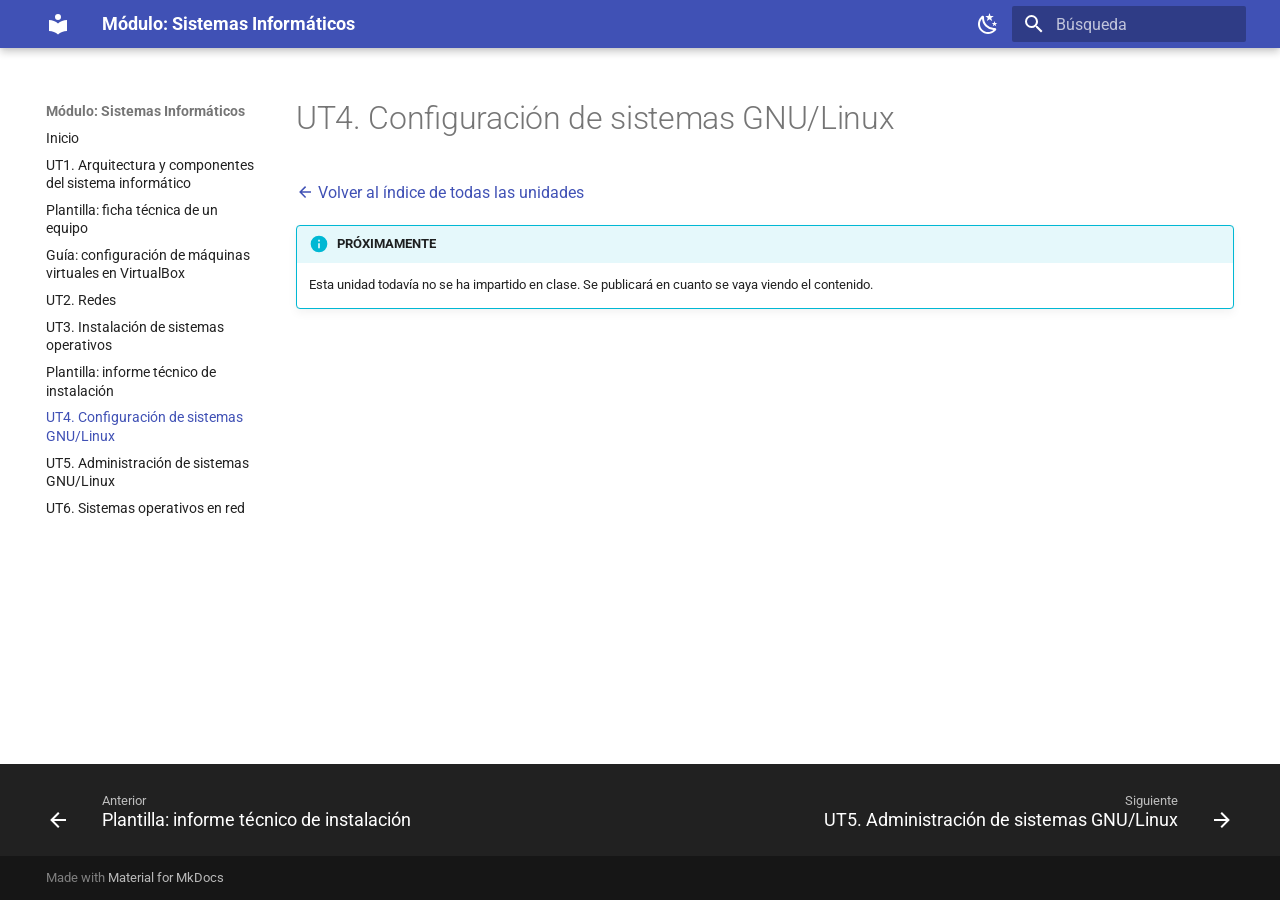
<file: ut4/index.html>
<!doctype html>
<html lang="es" class="no-js">
  <head>
    
      <meta charset="utf-8">
      <meta name="viewport" content="width=device-width,initial-scale=1">
      
        <meta name="description" content="Apuntes del módulo Sistemas Informáticos - CFGS Desarrollo de Aplicaciones Web">
      
      
        <meta name="author" content="Angela B. Serrano">
      
      
        <link rel="canonical" href="https://angelabserrano.github.io/sistemas-informaticos/ut4/">
      
      
        <link rel="prev" href="../plantilla-informe-instalacion/">
      
      
        <link rel="next" href="../ut5/">
      
      
        
      
      
      <link rel="icon" href="../assets/images/favicon.png">
      <meta name="generator" content="mkdocs-1.6.1, mkdocs-material-9.8.1">
    
    
      
        <title>UT4. Configuración de sistemas GNU/Linux - Módulo: Sistemas Informáticos</title>
      
    
    
      <link rel="stylesheet" href="../assets/stylesheets/main.57a0d79d.min.css">
      
        
        <link rel="stylesheet" href="../assets/stylesheets/palette.fb2fffe2.min.css">
      
      


    
    
      
    
    
      
        
        
        <link rel="preconnect" href="https://fonts.gstatic.com" crossorigin>
        <link rel="stylesheet" href="https://fonts.googleapis.com/css?family=Roboto:300,300i,400,400i,700,700i%7CRoboto+Mono:400,400i,700,700i&display=fallback">
        <style>:root{--md-text-font:"Roboto";--md-code-font:"Roboto Mono"}</style>
      
    
    
      <link rel="stylesheet" href="../stylesheets/extra.css">
    
    <script>__md_scope=new URL("..",location),__md_hash=e=>[...e].reduce(((e,_)=>(e<<5)-e+_.charCodeAt(0)),0),__md_get=(e,_=localStorage,t=__md_scope)=>JSON.parse(_.getItem(t.pathname+"."+e)),__md_set=(e,_,t=localStorage,a=__md_scope)=>{try{t.setItem(a.pathname+"."+e,JSON.stringify(_))}catch(e){}}</script>
    
      

    
    
  </head>
  
  
    
    
      
    
    
    
    
    <body dir="ltr" data-md-color-scheme="default" data-md-color-primary="indigo" data-md-color-accent="deep-orange">
  
    
    <input class="md-toggle" data-md-toggle="drawer" type="checkbox" id="__drawer" autocomplete="off">
    <input class="md-toggle" data-md-toggle="search" type="checkbox" id="__search" autocomplete="off">
    <label class="md-overlay" for="__drawer"></label>
    <div data-md-component="skip">
      
        
        <a href="#ut4-configuracion-de-sistemas-gnulinux" class="md-skip">
          Saltar a contenido
        </a>
      
    </div>
    <div data-md-component="announce">
      
    </div>
    
    
      

  

<header class="md-header md-header--shadow" data-md-component="header">
  <nav class="md-header__inner md-grid" aria-label="Cabecera">
    <a href=".." title="Módulo: Sistemas Informáticos" class="md-header__button md-logo" aria-label="Módulo: Sistemas Informáticos" data-md-component="logo">
      
  
  <svg xmlns="http://www.w3.org/2000/svg" viewBox="0 0 24 24"><path d="M12 8a3 3 0 0 0 3-3 3 3 0 0 0-3-3 3 3 0 0 0-3 3 3 3 0 0 0 3 3m0 3.54C9.64 9.35 6.5 8 3 8v11c3.5 0 6.64 1.35 9 3.54 2.36-2.19 5.5-3.54 9-3.54V8c-3.5 0-6.64 1.35-9 3.54"/></svg>

    </a>
    <label class="md-header__button md-icon" for="__drawer">
      
      <svg xmlns="http://www.w3.org/2000/svg" viewBox="0 0 24 24"><path d="M3 6h18v2H3zm0 5h18v2H3zm0 5h18v2H3z"/></svg>
    </label>
    <div class="md-header__title" data-md-component="header-title">
      <div class="md-header__ellipsis">
        <div class="md-header__topic">
          <span class="md-ellipsis">
            Módulo: Sistemas Informáticos
          </span>
        </div>
        <div class="md-header__topic" data-md-component="header-topic">
          <span class="md-ellipsis">
            
              UT4. Configuración de sistemas GNU/Linux
            
          </span>
        </div>
      </div>
    </div>
    
      
        <form class="md-header__option" data-md-component="palette">
  
    
    
    
    <input class="md-option" data-md-color-media="" data-md-color-scheme="default" data-md-color-primary="indigo" data-md-color-accent="deep-orange"  aria-label="Modo oscuro"  type="radio" name="__palette" id="__palette_0">
    
      <label class="md-header__button md-icon" title="Modo oscuro" for="__palette_1" hidden>
        <svg xmlns="http://www.w3.org/2000/svg" viewBox="0 0 24 24"><path d="m17.75 4.09-2.53 1.94.91 3.06-2.63-1.81-2.63 1.81.91-3.06-2.53-1.94L12.44 4l1.06-3 1.06 3zm3.5 6.91-1.64 1.25.59 1.98-1.7-1.17-1.7 1.17.59-1.98L15.75 11l2.06-.05L18.5 9l.69 1.95zm-2.28 4.95c.83-.08 1.72 1.1 1.19 1.85-.32.45-.66.87-1.08 1.27C15.17 23 8.84 23 4.94 19.07c-3.91-3.9-3.91-10.24 0-14.14.4-.4.82-.76 1.27-1.08.75-.53 1.93.36 1.85 1.19-.27 2.86.69 5.83 2.89 8.02a9.96 9.96 0 0 0 8.02 2.89m-1.64 2.02a12.08 12.08 0 0 1-7.8-3.47c-2.17-2.19-3.33-5-3.49-7.82-2.81 3.14-2.7 7.96.31 10.98 3.02 3.01 7.84 3.12 10.98.31"/></svg>
      </label>
    
  
    
    
    
    <input class="md-option" data-md-color-media="" data-md-color-scheme="slate" data-md-color-primary="indigo" data-md-color-accent="deep-orange"  aria-label="Modo claro"  type="radio" name="__palette" id="__palette_1">
    
      <label class="md-header__button md-icon" title="Modo claro" for="__palette_0" hidden>
        <svg xmlns="http://www.w3.org/2000/svg" viewBox="0 0 24 24"><path d="M12 7a5 5 0 0 1 5 5 5 5 0 0 1-5 5 5 5 0 0 1-5-5 5 5 0 0 1 5-5m0 2a3 3 0 0 0-3 3 3 3 0 0 0 3 3 3 3 0 0 0 3-3 3 3 0 0 0-3-3m0-7 2.39 3.42C13.65 5.15 12.84 5 12 5s-1.65.15-2.39.42zM3.34 7l4.16-.35A7.2 7.2 0 0 0 5.94 8.5c-.44.74-.69 1.5-.83 2.29zm.02 10 1.76-3.77a7.131 7.131 0 0 0 2.38 4.14zM20.65 7l-1.77 3.79a7.02 7.02 0 0 0-2.38-4.15zm-.01 10-4.14.36c.59-.51 1.12-1.14 1.54-1.86.42-.73.69-1.5.83-2.29zM12 22l-2.41-3.44c.74.27 1.55.44 2.41.44.82 0 1.63-.17 2.37-.44z"/></svg>
      </label>
    
  
</form>
      
    
    
      <script>var palette=__md_get("__palette");if(palette&&palette.color){if("(prefers-color-scheme)"===palette.color.media){var media=matchMedia("(prefers-color-scheme: light)"),input=document.querySelector(media.matches?"[data-md-color-media='(prefers-color-scheme: light)']":"[data-md-color-media='(prefers-color-scheme: dark)']");palette.color.media=input.getAttribute("data-md-color-media"),palette.color.scheme=input.getAttribute("data-md-color-scheme"),palette.color.primary=input.getAttribute("data-md-color-primary"),palette.color.accent=input.getAttribute("data-md-color-accent")}for(var[key,value]of Object.entries(palette.color))document.body.setAttribute("data-md-color-"+key,value)}</script>
    
    
    
      
      
        <label class="md-header__button md-icon" for="__search">
          
          <svg xmlns="http://www.w3.org/2000/svg" viewBox="0 0 24 24"><path d="M9.5 3A6.5 6.5 0 0 1 16 9.5c0 1.61-.59 3.09-1.56 4.23l.27.27h.79l5 5-1.5 1.5-5-5v-.79l-.27-.27A6.52 6.52 0 0 1 9.5 16 6.5 6.5 0 0 1 3 9.5 6.5 6.5 0 0 1 9.5 3m0 2C7 5 5 7 5 9.5S7 14 9.5 14 14 12 14 9.5 12 5 9.5 5"/></svg>
        </label>
        <div class="md-search" data-md-component="search" role="dialog">
  <label class="md-search__overlay" for="__search"></label>
  <div class="md-search__inner" role="search">
    <form class="md-search__form" name="search">
      <input type="text" class="md-search__input" name="query" aria-label="Búsqueda" placeholder="Búsqueda" autocapitalize="off" autocorrect="off" autocomplete="off" spellcheck="false" data-md-component="search-query" required>
      <label class="md-search__icon md-icon" for="__search">
        
        <svg xmlns="http://www.w3.org/2000/svg" viewBox="0 0 24 24"><path d="M9.5 3A6.5 6.5 0 0 1 16 9.5c0 1.61-.59 3.09-1.56 4.23l.27.27h.79l5 5-1.5 1.5-5-5v-.79l-.27-.27A6.52 6.52 0 0 1 9.5 16 6.5 6.5 0 0 1 3 9.5 6.5 6.5 0 0 1 9.5 3m0 2C7 5 5 7 5 9.5S7 14 9.5 14 14 12 14 9.5 12 5 9.5 5"/></svg>
        
        <svg xmlns="http://www.w3.org/2000/svg" viewBox="0 0 24 24"><path d="M20 11v2H8l5.5 5.5-1.42 1.42L4.16 12l7.92-7.92L13.5 5.5 8 11z"/></svg>
      </label>
      <nav class="md-search__options" aria-label="Buscar">
        
        <button type="reset" class="md-search__icon md-icon" title="Limpiar" aria-label="Limpiar" tabindex="-1">
          
          <svg xmlns="http://www.w3.org/2000/svg" viewBox="0 0 24 24"><path d="M19 6.41 17.59 5 12 10.59 6.41 5 5 6.41 10.59 12 5 17.59 6.41 19 12 13.41 17.59 19 19 17.59 13.41 12z"/></svg>
        </button>
      </nav>
      
        <div class="md-search__suggest" data-md-component="search-suggest"></div>
      
    </form>
    <div class="md-search__output">
      <div class="md-search__scrollwrap" tabindex="0" data-md-scrollfix>
        <div class="md-search-result" data-md-component="search-result">
          <div class="md-search-result__meta">
            Inicializando búsqueda
          </div>
          <ol class="md-search-result__list" role="presentation"></ol>
        </div>
      </div>
    </div>
  </div>
</div>
      
    
    
  </nav>
  
</header>
    
    <div class="md-container" data-md-component="container">
      
      
        
          
        
      
      <main class="md-main" data-md-component="main">
        <div class="md-main__inner md-grid">
          
            
              
              <div class="md-sidebar md-sidebar--primary" data-md-component="sidebar" data-md-type="navigation" >
                <div class="md-sidebar__scrollwrap">
                  <div class="md-sidebar__inner">
                    



  

<nav class="md-nav md-nav--primary md-nav--integrated" aria-label="Navegación" data-md-level="0">
  <label class="md-nav__title" for="__drawer">
    <a href=".." title="Módulo: Sistemas Informáticos" class="md-nav__button md-logo" aria-label="Módulo: Sistemas Informáticos" data-md-component="logo">
      
  
  <svg xmlns="http://www.w3.org/2000/svg" viewBox="0 0 24 24"><path d="M12 8a3 3 0 0 0 3-3 3 3 0 0 0-3-3 3 3 0 0 0-3 3 3 3 0 0 0 3 3m0 3.54C9.64 9.35 6.5 8 3 8v11c3.5 0 6.64 1.35 9 3.54 2.36-2.19 5.5-3.54 9-3.54V8c-3.5 0-6.64 1.35-9 3.54"/></svg>

    </a>
    Módulo: Sistemas Informáticos
  </label>
  
  <ul class="md-nav__list" data-md-scrollfix>
    
      
      
  
  
  
  
    <li class="md-nav__item">
      <a href=".." class="md-nav__link">
        
  
  
  <span class="md-ellipsis">
    
  
    Inicio
  

    
  </span>
  
  

      </a>
    </li>
  

    
      
      
  
  
  
  
    <li class="md-nav__item">
      <a href="../ut1/" class="md-nav__link">
        
  
  
  <span class="md-ellipsis">
    
  
    UT1. Arquitectura y componentes del sistema informático
  

    
  </span>
  
  

      </a>
    </li>
  

    
      
      
  
  
  
  
    <li class="md-nav__item">
      <a href="../plantilla-ficha-tecnica/" class="md-nav__link">
        
  
  
  <span class="md-ellipsis">
    
  
    Plantilla: ficha técnica de un equipo
  

    
  </span>
  
  

      </a>
    </li>
  

    
      
      
  
  
  
  
    <li class="md-nav__item">
      <a href="../guia-virtualbox/" class="md-nav__link">
        
  
  
  <span class="md-ellipsis">
    
  
    Guía: configuración de máquinas virtuales en VirtualBox
  

    
  </span>
  
  

      </a>
    </li>
  

    
      
      
  
  
  
  
    <li class="md-nav__item">
      <a href="../ut2/" class="md-nav__link">
        
  
  
  <span class="md-ellipsis">
    
  
    UT2. Redes
  

    
  </span>
  
  

      </a>
    </li>
  

    
      
      
  
  
  
  
    <li class="md-nav__item">
      <a href="../ut3/" class="md-nav__link">
        
  
  
  <span class="md-ellipsis">
    
  
    UT3. Instalación de sistemas operativos
  

    
  </span>
  
  

      </a>
    </li>
  

    
      
      
  
  
  
  
    <li class="md-nav__item">
      <a href="../plantilla-informe-instalacion/" class="md-nav__link">
        
  
  
  <span class="md-ellipsis">
    
  
    Plantilla: informe técnico de instalación
  

    
  </span>
  
  

      </a>
    </li>
  

    
      
      
  
  
    
  
  
  
    <li class="md-nav__item md-nav__item--active">
      
      <input class="md-nav__toggle md-toggle" type="checkbox" id="__toc">
      
      
        
      
      
      <a href="./" class="md-nav__link md-nav__link--active">
        
  
  
  <span class="md-ellipsis">
    
  
    UT4. Configuración de sistemas GNU/Linux
  

    
  </span>
  
  

      </a>
      
    </li>
  

    
      
      
  
  
  
  
    <li class="md-nav__item">
      <a href="../ut5/" class="md-nav__link">
        
  
  
  <span class="md-ellipsis">
    
  
    UT5. Administración de sistemas GNU/Linux
  

    
  </span>
  
  

      </a>
    </li>
  

    
      
      
  
  
  
  
    <li class="md-nav__item">
      <a href="../ut6/" class="md-nav__link">
        
  
  
  <span class="md-ellipsis">
    
  
    UT6. Sistemas operativos en red
  

    
  </span>
  
  

      </a>
    </li>
  

    
  </ul>
</nav>
                  </div>
                </div>
              </div>
            
            
          
          
            <div class="md-content" data-md-component="content">
              
              <article class="md-content__inner md-typeset">
                
                  



<h1 id="ut4-configuracion-de-sistemas-gnulinux">UT4. Configuración de sistemas GNU/Linux<a class="headerlink" href="#ut4-configuracion-de-sistemas-gnulinux" title="Permanent link">&para;</a></h1>
<p><a href="../"><span class="twemoji"><svg xmlns="http://www.w3.org/2000/svg" viewBox="0 0 24 24"><path d="M20 11v2H8l5.5 5.5-1.42 1.42L4.16 12l7.92-7.92L13.5 5.5 8 11z"/></svg></span> Volver al índice de todas las unidades</a></p>
<div class="admonition info">
<p class="admonition-title">PRÓXIMAMENTE</p>
<p>Esta unidad todavía no se ha impartido en clase. Se publicará en cuanto se vaya viendo el contenido.</p>
</div>












                
              </article>
            </div>
          
          
<script>var target=document.getElementById(location.hash.slice(1));target&&target.name&&(target.checked=target.name.startsWith("__tabbed_"))</script>
        </div>
        
          <button type="button" class="md-top md-icon" data-md-component="top" hidden>
  
  <svg xmlns="http://www.w3.org/2000/svg" viewBox="0 0 24 24"><path d="M13 20h-2V8l-5.5 5.5-1.42-1.42L12 4.16l7.92 7.92-1.42 1.42L13 8z"/></svg>
  Volver al principio
</button>
        
      </main>
      
        <footer class="md-footer">
  
    
      
      <nav class="md-footer__inner md-grid" aria-label="Pie" >
        
          
          <a href="../plantilla-informe-instalacion/" class="md-footer__link md-footer__link--prev" aria-label="Anterior: Plantilla: informe técnico de instalación">
            <div class="md-footer__button md-icon">
              
              <svg xmlns="http://www.w3.org/2000/svg" viewBox="0 0 24 24"><path d="M20 11v2H8l5.5 5.5-1.42 1.42L4.16 12l7.92-7.92L13.5 5.5 8 11z"/></svg>
            </div>
            <div class="md-footer__title">
              <span class="md-footer__direction">
                Anterior
              </span>
              <div class="md-ellipsis">
                Plantilla: informe técnico de instalación
              </div>
            </div>
          </a>
        
        
          
          <a href="../ut5/" class="md-footer__link md-footer__link--next" aria-label="Siguiente: UT5. Administración de sistemas GNU/Linux">
            <div class="md-footer__title">
              <span class="md-footer__direction">
                Siguiente
              </span>
              <div class="md-ellipsis">
                UT5. Administración de sistemas GNU/Linux
              </div>
            </div>
            <div class="md-footer__button md-icon">
              
              <svg xmlns="http://www.w3.org/2000/svg" viewBox="0 0 24 24"><path d="M4 11v2h12l-5.5 5.5 1.42 1.42L19.84 12l-7.92-7.92L10.5 5.5 16 11z"/></svg>
            </div>
          </a>
        
      </nav>
    
  
  <div class="md-footer-meta md-typeset">
    <div class="md-footer-meta__inner md-grid">
      <div class="md-copyright">
  
  
    Made with
    <a href="https://squidfunk.github.io/mkdocs-material/" target="_blank" rel="noopener">
      Material for MkDocs
    </a>
  
</div>
      
    </div>
  </div>
</footer>
      
    </div>
    <div class="md-dialog" data-md-component="dialog">
      <div class="md-dialog__inner md-typeset"></div>
    </div>
    
    
    
      
      
      <script id="__config" type="application/json">{"annotate": null, "base": "..", "features": ["navigation.top", "navigation.footer", "search.highlight", "search.suggest", "content.code.copy", "toc.follow", "toc.integrate"], "search": "../assets/javascripts/workers/search.a7633da7.min.js", "tags": null, "translations": {"clipboard.copied": "Copiado al portapapeles", "clipboard.copy": "Copiar al portapapeles", "search.result.more.one": "1 m\u00e1s en esta p\u00e1gina", "search.result.more.other": "# m\u00e1s en esta p\u00e1gina", "search.result.none": "No se encontraron documentos", "search.result.one": "1 documento encontrado", "search.result.other": "# documentos encontrados", "search.result.placeholder": "Teclee para comenzar b\u00fasqueda", "search.result.term.missing": "Falta", "select.version": "Seleccionar versi\u00f3n"}, "version": null}</script>
    
    
      <script src="../assets/javascripts/bundle.a5f9d56c.min.js"></script>
      
    
  </body>
</html>
</file>
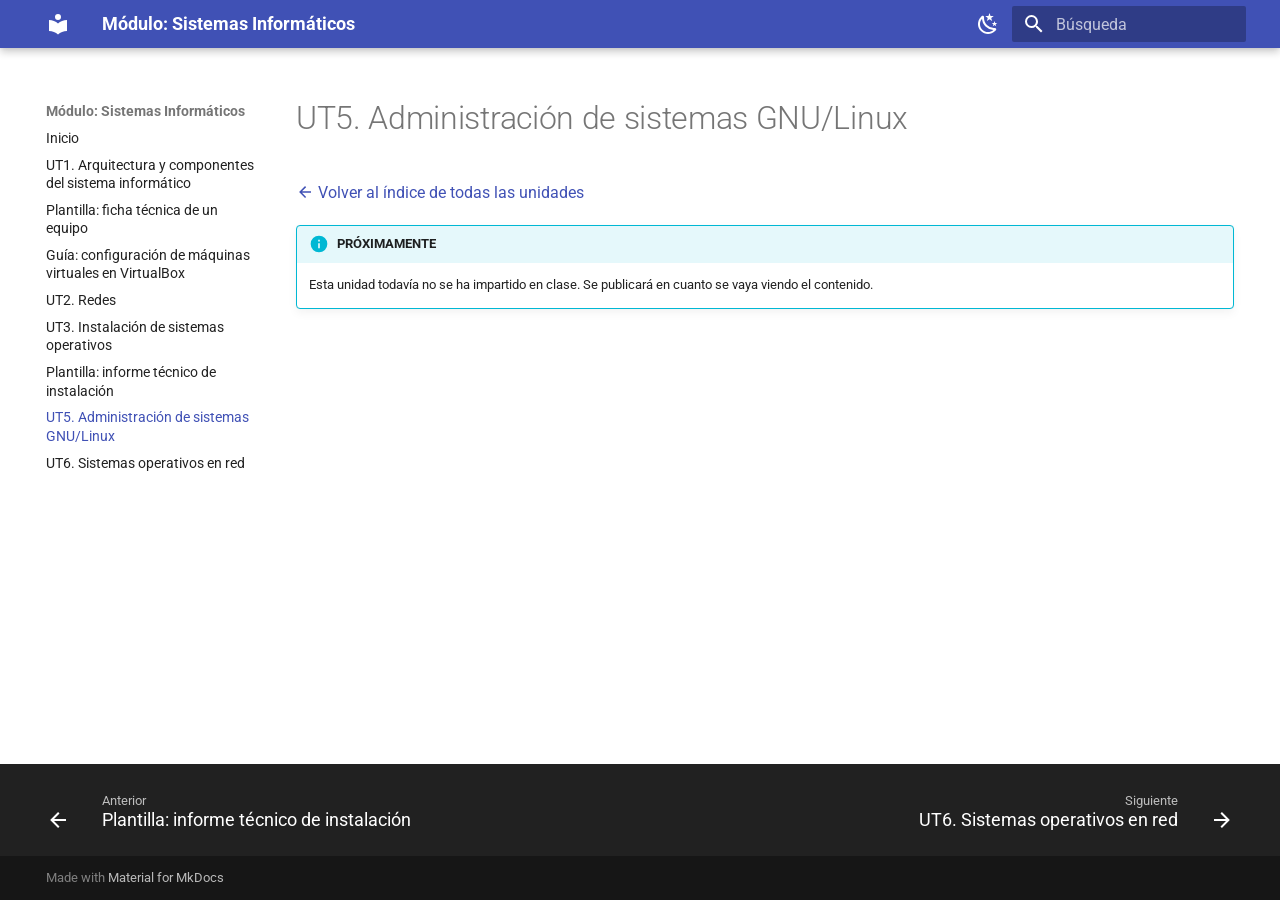
<file: ut5/index.html>
<!doctype html>
<html lang="es" class="no-js">
  <head>
    
      <meta charset="utf-8">
      <meta name="viewport" content="width=device-width,initial-scale=1">
      
        <meta name="description" content="Apuntes del módulo Sistemas Informáticos - CFGS Desarrollo de Aplicaciones Web">
      
      
        <meta name="author" content="Angela B. Serrano">
      
      
        <link rel="canonical" href="https://angelabserrano.github.io/sistemas-informaticos/ut5/">
      
      
        <link rel="prev" href="../plantilla-informe-instalacion/">
      
      
        <link rel="next" href="../ut6/">
      
      
        
      
      
      <link rel="icon" href="../assets/images/favicon.png">
      <meta name="generator" content="mkdocs-1.6.1, mkdocs-material-9.8.2">
    
    
      
        <title>UT5. Administración de sistemas GNU/Linux - Módulo: Sistemas Informáticos</title>
      
    
    
      <link rel="stylesheet" href="../assets/stylesheets/main.57a0d79d.min.css">
      
        
        <link rel="stylesheet" href="../assets/stylesheets/palette.fb2fffe2.min.css">
      
      


    
    
      
    
    
      
        
        
        <link rel="preconnect" href="https://fonts.gstatic.com" crossorigin>
        <link rel="stylesheet" href="https://fonts.googleapis.com/css?family=Roboto:300,300i,400,400i,700,700i%7CRoboto+Mono:400,400i,700,700i&display=fallback">
        <style>:root{--md-text-font:"Roboto";--md-code-font:"Roboto Mono"}</style>
      
    
    
      <link rel="stylesheet" href="../stylesheets/extra.css">
    
    <script>__md_scope=new URL("..",location),__md_hash=e=>[...e].reduce(((e,_)=>(e<<5)-e+_.charCodeAt(0)),0),__md_get=(e,_=localStorage,t=__md_scope)=>JSON.parse(_.getItem(t.pathname+"."+e)),__md_set=(e,_,t=localStorage,a=__md_scope)=>{try{t.setItem(a.pathname+"."+e,JSON.stringify(_))}catch(e){}}</script>
    
      

    
    
  </head>
  
  
    
    
      
    
    
    
    
    <body dir="ltr" data-md-color-scheme="default" data-md-color-primary="indigo" data-md-color-accent="deep-orange">
  
    
    <input class="md-toggle" data-md-toggle="drawer" type="checkbox" id="__drawer" autocomplete="off">
    <input class="md-toggle" data-md-toggle="search" type="checkbox" id="__search" autocomplete="off">
    <label class="md-overlay" for="__drawer"></label>
    <div data-md-component="skip">
      
        
        <a href="#ut5-administracion-de-sistemas-gnulinux" class="md-skip">
          Saltar a contenido
        </a>
      
    </div>
    <div data-md-component="announce">
      
    </div>
    
    
      

  

<header class="md-header md-header--shadow" data-md-component="header">
  <nav class="md-header__inner md-grid" aria-label="Cabecera">
    <a href=".." title="Módulo: Sistemas Informáticos" class="md-header__button md-logo" aria-label="Módulo: Sistemas Informáticos" data-md-component="logo">
      
  
  <svg xmlns="http://www.w3.org/2000/svg" viewBox="0 0 24 24"><path d="M12 8a3 3 0 0 0 3-3 3 3 0 0 0-3-3 3 3 0 0 0-3 3 3 3 0 0 0 3 3m0 3.54C9.64 9.35 6.5 8 3 8v11c3.5 0 6.64 1.35 9 3.54 2.36-2.19 5.5-3.54 9-3.54V8c-3.5 0-6.64 1.35-9 3.54"/></svg>

    </a>
    <label class="md-header__button md-icon" for="__drawer">
      
      <svg xmlns="http://www.w3.org/2000/svg" viewBox="0 0 24 24"><path d="M3 6h18v2H3zm0 5h18v2H3zm0 5h18v2H3z"/></svg>
    </label>
    <div class="md-header__title" data-md-component="header-title">
      <div class="md-header__ellipsis">
        <div class="md-header__topic">
          <span class="md-ellipsis">
            Módulo: Sistemas Informáticos
          </span>
        </div>
        <div class="md-header__topic" data-md-component="header-topic">
          <span class="md-ellipsis">
            
              UT5. Administración de sistemas GNU/Linux
            
          </span>
        </div>
      </div>
    </div>
    
      
        <form class="md-header__option" data-md-component="palette">
  
    
    
    
    <input class="md-option" data-md-color-media="" data-md-color-scheme="default" data-md-color-primary="indigo" data-md-color-accent="deep-orange"  aria-label="Modo oscuro"  type="radio" name="__palette" id="__palette_0">
    
      <label class="md-header__button md-icon" title="Modo oscuro" for="__palette_1" hidden>
        <svg xmlns="http://www.w3.org/2000/svg" viewBox="0 0 24 24"><path d="m17.75 4.09-2.53 1.94.91 3.06-2.63-1.81-2.63 1.81.91-3.06-2.53-1.94L12.44 4l1.06-3 1.06 3zm3.5 6.91-1.64 1.25.59 1.98-1.7-1.17-1.7 1.17.59-1.98L15.75 11l2.06-.05L18.5 9l.69 1.95zm-2.28 4.95c.83-.08 1.72 1.1 1.19 1.85-.32.45-.66.87-1.08 1.27C15.17 23 8.84 23 4.94 19.07c-3.91-3.9-3.91-10.24 0-14.14.4-.4.82-.76 1.27-1.08.75-.53 1.93.36 1.85 1.19-.27 2.86.69 5.83 2.89 8.02a9.96 9.96 0 0 0 8.02 2.89m-1.64 2.02a12.08 12.08 0 0 1-7.8-3.47c-2.17-2.19-3.33-5-3.49-7.82-2.81 3.14-2.7 7.96.31 10.98 3.02 3.01 7.84 3.12 10.98.31"/></svg>
      </label>
    
  
    
    
    
    <input class="md-option" data-md-color-media="" data-md-color-scheme="slate" data-md-color-primary="indigo" data-md-color-accent="deep-orange"  aria-label="Modo claro"  type="radio" name="__palette" id="__palette_1">
    
      <label class="md-header__button md-icon" title="Modo claro" for="__palette_0" hidden>
        <svg xmlns="http://www.w3.org/2000/svg" viewBox="0 0 24 24"><path d="M12 7a5 5 0 0 1 5 5 5 5 0 0 1-5 5 5 5 0 0 1-5-5 5 5 0 0 1 5-5m0 2a3 3 0 0 0-3 3 3 3 0 0 0 3 3 3 3 0 0 0 3-3 3 3 0 0 0-3-3m0-7 2.39 3.42C13.65 5.15 12.84 5 12 5s-1.65.15-2.39.42zM3.34 7l4.16-.35A7.2 7.2 0 0 0 5.94 8.5c-.44.74-.69 1.5-.83 2.29zm.02 10 1.76-3.77a7.131 7.131 0 0 0 2.38 4.14zM20.65 7l-1.77 3.79a7.02 7.02 0 0 0-2.38-4.15zm-.01 10-4.14.36c.59-.51 1.12-1.14 1.54-1.86.42-.73.69-1.5.83-2.29zM12 22l-2.41-3.44c.74.27 1.55.44 2.41.44.82 0 1.63-.17 2.37-.44z"/></svg>
      </label>
    
  
</form>
      
    
    
      <script>var palette=__md_get("__palette");if(palette&&palette.color){if("(prefers-color-scheme)"===palette.color.media){var media=matchMedia("(prefers-color-scheme: light)"),input=document.querySelector(media.matches?"[data-md-color-media='(prefers-color-scheme: light)']":"[data-md-color-media='(prefers-color-scheme: dark)']");palette.color.media=input.getAttribute("data-md-color-media"),palette.color.scheme=input.getAttribute("data-md-color-scheme"),palette.color.primary=input.getAttribute("data-md-color-primary"),palette.color.accent=input.getAttribute("data-md-color-accent")}for(var[key,value]of Object.entries(palette.color))document.body.setAttribute("data-md-color-"+key,value)}</script>
    
    
    
      
      
        <label class="md-header__button md-icon" for="__search">
          
          <svg xmlns="http://www.w3.org/2000/svg" viewBox="0 0 24 24"><path d="M9.5 3A6.5 6.5 0 0 1 16 9.5c0 1.61-.59 3.09-1.56 4.23l.27.27h.79l5 5-1.5 1.5-5-5v-.79l-.27-.27A6.52 6.52 0 0 1 9.5 16 6.5 6.5 0 0 1 3 9.5 6.5 6.5 0 0 1 9.5 3m0 2C7 5 5 7 5 9.5S7 14 9.5 14 14 12 14 9.5 12 5 9.5 5"/></svg>
        </label>
        <div class="md-search" data-md-component="search" role="dialog">
  <label class="md-search__overlay" for="__search"></label>
  <div class="md-search__inner" role="search">
    <form class="md-search__form" name="search">
      <input type="text" class="md-search__input" name="query" aria-label="Búsqueda" placeholder="Búsqueda" autocapitalize="off" autocorrect="off" autocomplete="off" spellcheck="false" data-md-component="search-query" required>
      <label class="md-search__icon md-icon" for="__search">
        
        <svg xmlns="http://www.w3.org/2000/svg" viewBox="0 0 24 24"><path d="M9.5 3A6.5 6.5 0 0 1 16 9.5c0 1.61-.59 3.09-1.56 4.23l.27.27h.79l5 5-1.5 1.5-5-5v-.79l-.27-.27A6.52 6.52 0 0 1 9.5 16 6.5 6.5 0 0 1 3 9.5 6.5 6.5 0 0 1 9.5 3m0 2C7 5 5 7 5 9.5S7 14 9.5 14 14 12 14 9.5 12 5 9.5 5"/></svg>
        
        <svg xmlns="http://www.w3.org/2000/svg" viewBox="0 0 24 24"><path d="M20 11v2H8l5.5 5.5-1.42 1.42L4.16 12l7.92-7.92L13.5 5.5 8 11z"/></svg>
      </label>
      <nav class="md-search__options" aria-label="Buscar">
        
        <button type="reset" class="md-search__icon md-icon" title="Limpiar" aria-label="Limpiar" tabindex="-1">
          
          <svg xmlns="http://www.w3.org/2000/svg" viewBox="0 0 24 24"><path d="M19 6.41 17.59 5 12 10.59 6.41 5 5 6.41 10.59 12 5 17.59 6.41 19 12 13.41 17.59 19 19 17.59 13.41 12z"/></svg>
        </button>
      </nav>
      
        <div class="md-search__suggest" data-md-component="search-suggest"></div>
      
    </form>
    <div class="md-search__output">
      <div class="md-search__scrollwrap" tabindex="0" data-md-scrollfix>
        <div class="md-search-result" data-md-component="search-result">
          <div class="md-search-result__meta">
            Inicializando búsqueda
          </div>
          <ol class="md-search-result__list" role="presentation"></ol>
        </div>
      </div>
    </div>
  </div>
</div>
      
    
    
  </nav>
  
</header>
    
    <div class="md-container" data-md-component="container">
      
      
        
          
        
      
      <main class="md-main" data-md-component="main">
        <div class="md-main__inner md-grid">
          
            
              
              <div class="md-sidebar md-sidebar--primary" data-md-component="sidebar" data-md-type="navigation" >
                <div class="md-sidebar__scrollwrap">
                  <div class="md-sidebar__inner">
                    



  

<nav class="md-nav md-nav--primary md-nav--integrated" aria-label="Navegación" data-md-level="0">
  <label class="md-nav__title" for="__drawer">
    <a href=".." title="Módulo: Sistemas Informáticos" class="md-nav__button md-logo" aria-label="Módulo: Sistemas Informáticos" data-md-component="logo">
      
  
  <svg xmlns="http://www.w3.org/2000/svg" viewBox="0 0 24 24"><path d="M12 8a3 3 0 0 0 3-3 3 3 0 0 0-3-3 3 3 0 0 0-3 3 3 3 0 0 0 3 3m0 3.54C9.64 9.35 6.5 8 3 8v11c3.5 0 6.64 1.35 9 3.54 2.36-2.19 5.5-3.54 9-3.54V8c-3.5 0-6.64 1.35-9 3.54"/></svg>

    </a>
    Módulo: Sistemas Informáticos
  </label>
  
  <ul class="md-nav__list" data-md-scrollfix>
    
      
      
  
  
  
  
    <li class="md-nav__item">
      <a href=".." class="md-nav__link">
        
  
  
  <span class="md-ellipsis">
    
  
    Inicio
  

    
  </span>
  
  

      </a>
    </li>
  

    
      
      
  
  
  
  
    <li class="md-nav__item">
      <a href="../ut1/" class="md-nav__link">
        
  
  
  <span class="md-ellipsis">
    
  
    UT1. Arquitectura y componentes del sistema informático
  

    
  </span>
  
  

      </a>
    </li>
  

    
      
      
  
  
  
  
    <li class="md-nav__item">
      <a href="../plantilla-ficha-tecnica/" class="md-nav__link">
        
  
  
  <span class="md-ellipsis">
    
  
    Plantilla: ficha técnica de un equipo
  

    
  </span>
  
  

      </a>
    </li>
  

    
      
      
  
  
  
  
    <li class="md-nav__item">
      <a href="../guia-virtualbox/" class="md-nav__link">
        
  
  
  <span class="md-ellipsis">
    
  
    Guía: configuración de máquinas virtuales en VirtualBox
  

    
  </span>
  
  

      </a>
    </li>
  

    
      
      
  
  
  
  
    <li class="md-nav__item">
      <a href="../ut2/" class="md-nav__link">
        
  
  
  <span class="md-ellipsis">
    
  
    UT2. Redes
  

    
  </span>
  
  

      </a>
    </li>
  

    
      
      
  
  
  
  
    <li class="md-nav__item">
      <a href="../ut3/" class="md-nav__link">
        
  
  
  <span class="md-ellipsis">
    
  
    UT3. Instalación de sistemas operativos
  

    
  </span>
  
  

      </a>
    </li>
  

    
      
      
  
  
  
  
    <li class="md-nav__item">
      <a href="../plantilla-informe-instalacion/" class="md-nav__link">
        
  
  
  <span class="md-ellipsis">
    
  
    Plantilla: informe técnico de instalación
  

    
  </span>
  
  

      </a>
    </li>
  

    
      
      
  
  
    
  
  
  
    <li class="md-nav__item md-nav__item--active">
      
      <input class="md-nav__toggle md-toggle" type="checkbox" id="__toc">
      
      
        
      
      
      <a href="./" class="md-nav__link md-nav__link--active">
        
  
  
  <span class="md-ellipsis">
    
  
    UT5. Administración de sistemas GNU/Linux
  

    
  </span>
  
  

      </a>
      
    </li>
  

    
      
      
  
  
  
  
    <li class="md-nav__item">
      <a href="../ut6/" class="md-nav__link">
        
  
  
  <span class="md-ellipsis">
    
  
    UT6. Sistemas operativos en red
  

    
  </span>
  
  

      </a>
    </li>
  

    
  </ul>
</nav>
                  </div>
                </div>
              </div>
            
            
          
          
            <div class="md-content" data-md-component="content">
              
              <article class="md-content__inner md-typeset">
                
                  



<h1 id="ut5-administracion-de-sistemas-gnulinux">UT5. Administración de sistemas GNU/Linux<a class="headerlink" href="#ut5-administracion-de-sistemas-gnulinux" title="Permanent link">&para;</a></h1>
<p><a href="../"><span class="twemoji"><svg xmlns="http://www.w3.org/2000/svg" viewBox="0 0 24 24"><path d="M20 11v2H8l5.5 5.5-1.42 1.42L4.16 12l7.92-7.92L13.5 5.5 8 11z"/></svg></span> Volver al índice de todas las unidades</a></p>
<div class="admonition info">
<p class="admonition-title">PRÓXIMAMENTE</p>
<p>Esta unidad todavía no se ha impartido en clase. Se publicará en cuanto se vaya viendo el contenido.</p>
</div>












                
              </article>
            </div>
          
          
<script>var target=document.getElementById(location.hash.slice(1));target&&target.name&&(target.checked=target.name.startsWith("__tabbed_"))</script>
        </div>
        
          <button type="button" class="md-top md-icon" data-md-component="top" hidden>
  
  <svg xmlns="http://www.w3.org/2000/svg" viewBox="0 0 24 24"><path d="M13 20h-2V8l-5.5 5.5-1.42-1.42L12 4.16l7.92 7.92-1.42 1.42L13 8z"/></svg>
  Volver al principio
</button>
        
      </main>
      
        <footer class="md-footer">
  
    
      
      <nav class="md-footer__inner md-grid" aria-label="Pie" >
        
          
          <a href="../plantilla-informe-instalacion/" class="md-footer__link md-footer__link--prev" aria-label="Anterior: Plantilla: informe técnico de instalación">
            <div class="md-footer__button md-icon">
              
              <svg xmlns="http://www.w3.org/2000/svg" viewBox="0 0 24 24"><path d="M20 11v2H8l5.5 5.5-1.42 1.42L4.16 12l7.92-7.92L13.5 5.5 8 11z"/></svg>
            </div>
            <div class="md-footer__title">
              <span class="md-footer__direction">
                Anterior
              </span>
              <div class="md-ellipsis">
                Plantilla: informe técnico de instalación
              </div>
            </div>
          </a>
        
        
          
          <a href="../ut6/" class="md-footer__link md-footer__link--next" aria-label="Siguiente: UT6. Sistemas operativos en red">
            <div class="md-footer__title">
              <span class="md-footer__direction">
                Siguiente
              </span>
              <div class="md-ellipsis">
                UT6. Sistemas operativos en red
              </div>
            </div>
            <div class="md-footer__button md-icon">
              
              <svg xmlns="http://www.w3.org/2000/svg" viewBox="0 0 24 24"><path d="M4 11v2h12l-5.5 5.5 1.42 1.42L19.84 12l-7.92-7.92L10.5 5.5 16 11z"/></svg>
            </div>
          </a>
        
      </nav>
    
  
  <div class="md-footer-meta md-typeset">
    <div class="md-footer-meta__inner md-grid">
      <div class="md-copyright">
  
  
    Made with
    <a href="https://squidfunk.github.io/mkdocs-material/" target="_blank" rel="noopener">
      Material for MkDocs
    </a>
  
</div>
      
    </div>
  </div>
</footer>
      
    </div>
    <div class="md-dialog" data-md-component="dialog">
      <div class="md-dialog__inner md-typeset"></div>
    </div>
    
    
    
      
      
      <script id="__config" type="application/json">{"annotate": null, "base": "..", "features": ["navigation.top", "navigation.footer", "search.highlight", "search.suggest", "content.code.copy", "toc.follow", "toc.integrate"], "search": "../assets/javascripts/workers/search.a7633da7.min.js", "tags": null, "translations": {"clipboard.copied": "Copiado al portapapeles", "clipboard.copy": "Copiar al portapapeles", "search.result.more.one": "1 m\u00e1s en esta p\u00e1gina", "search.result.more.other": "# m\u00e1s en esta p\u00e1gina", "search.result.none": "No se encontraron documentos", "search.result.one": "1 documento encontrado", "search.result.other": "# documentos encontrados", "search.result.placeholder": "Teclee para comenzar b\u00fasqueda", "search.result.term.missing": "Falta", "select.version": "Seleccionar versi\u00f3n"}, "version": null}</script>
    
    
      <script src="../assets/javascripts/bundle.a5f9d56c.min.js"></script>
      
    
  </body>
</html>
</file>
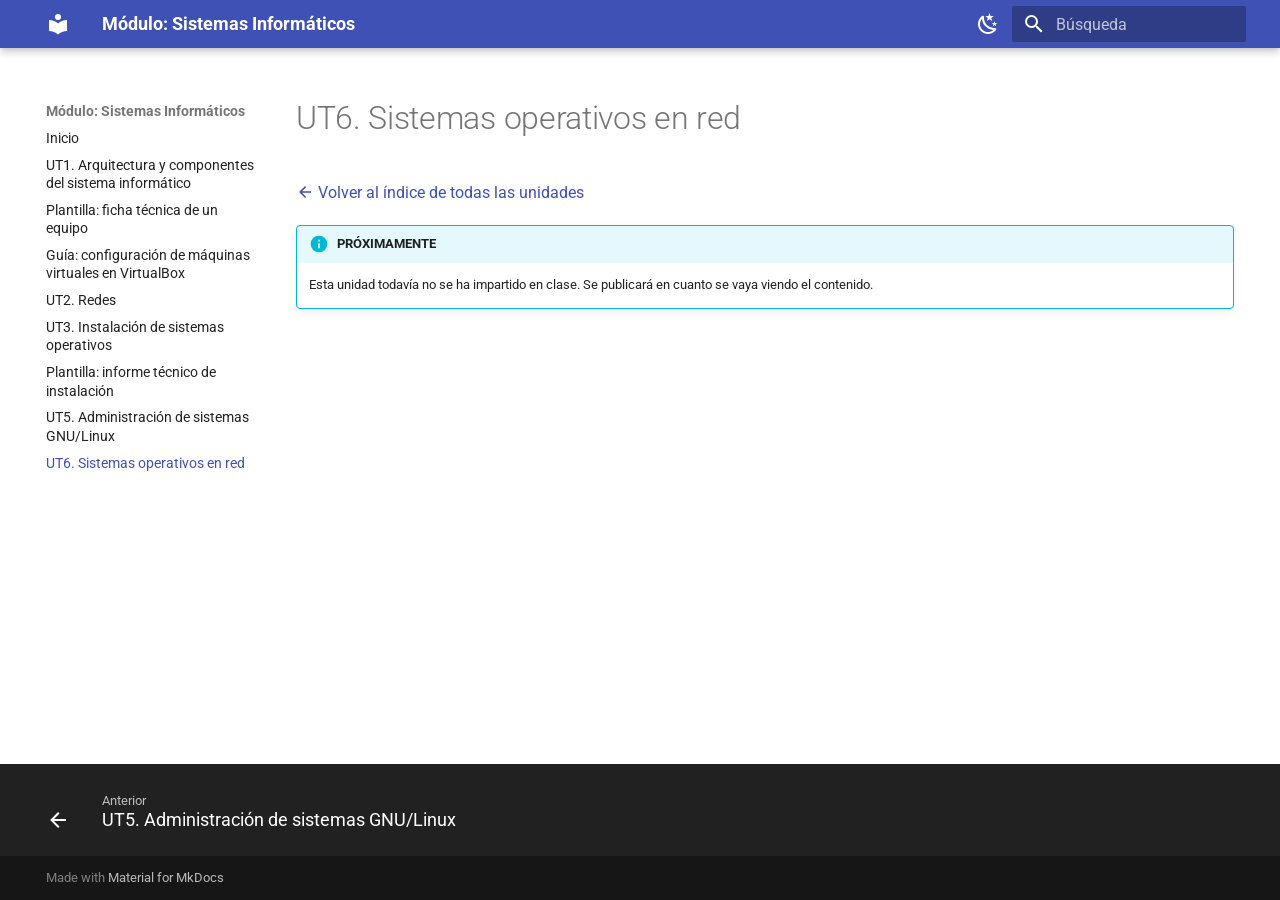
<file: ut6/index.html>
<!doctype html>
<html lang="es" class="no-js">
  <head>
    
      <meta charset="utf-8">
      <meta name="viewport" content="width=device-width,initial-scale=1">
      
        <meta name="description" content="Apuntes del módulo Sistemas Informáticos - CFGS Desarrollo de Aplicaciones Web">
      
      
        <meta name="author" content="Angela B. Serrano">
      
      
        <link rel="canonical" href="https://angelabserrano.github.io/sistemas-informaticos/ut6/">
      
      
        <link rel="prev" href="../ut5/">
      
      
      
        
      
      
      <link rel="icon" href="../assets/images/favicon.png">
      <meta name="generator" content="mkdocs-1.6.1, mkdocs-material-9.8.2">
    
    
      
        <title>UT6. Sistemas operativos en red - Módulo: Sistemas Informáticos</title>
      
    
    
      <link rel="stylesheet" href="../assets/stylesheets/main.57a0d79d.min.css">
      
        
        <link rel="stylesheet" href="../assets/stylesheets/palette.fb2fffe2.min.css">
      
      


    
    
      
    
    
      
        
        
        <link rel="preconnect" href="https://fonts.gstatic.com" crossorigin>
        <link rel="stylesheet" href="https://fonts.googleapis.com/css?family=Roboto:300,300i,400,400i,700,700i%7CRoboto+Mono:400,400i,700,700i&display=fallback">
        <style>:root{--md-text-font:"Roboto";--md-code-font:"Roboto Mono"}</style>
      
    
    
      <link rel="stylesheet" href="../stylesheets/extra.css">
    
    <script>__md_scope=new URL("..",location),__md_hash=e=>[...e].reduce(((e,_)=>(e<<5)-e+_.charCodeAt(0)),0),__md_get=(e,_=localStorage,t=__md_scope)=>JSON.parse(_.getItem(t.pathname+"."+e)),__md_set=(e,_,t=localStorage,a=__md_scope)=>{try{t.setItem(a.pathname+"."+e,JSON.stringify(_))}catch(e){}}</script>
    
      

    
    
  </head>
  
  
    
    
      
    
    
    
    
    <body dir="ltr" data-md-color-scheme="default" data-md-color-primary="indigo" data-md-color-accent="deep-orange">
  
    
    <input class="md-toggle" data-md-toggle="drawer" type="checkbox" id="__drawer" autocomplete="off">
    <input class="md-toggle" data-md-toggle="search" type="checkbox" id="__search" autocomplete="off">
    <label class="md-overlay" for="__drawer"></label>
    <div data-md-component="skip">
      
        
        <a href="#ut6-sistemas-operativos-en-red" class="md-skip">
          Saltar a contenido
        </a>
      
    </div>
    <div data-md-component="announce">
      
    </div>
    
    
      

  

<header class="md-header md-header--shadow" data-md-component="header">
  <nav class="md-header__inner md-grid" aria-label="Cabecera">
    <a href=".." title="Módulo: Sistemas Informáticos" class="md-header__button md-logo" aria-label="Módulo: Sistemas Informáticos" data-md-component="logo">
      
  
  <svg xmlns="http://www.w3.org/2000/svg" viewBox="0 0 24 24"><path d="M12 8a3 3 0 0 0 3-3 3 3 0 0 0-3-3 3 3 0 0 0-3 3 3 3 0 0 0 3 3m0 3.54C9.64 9.35 6.5 8 3 8v11c3.5 0 6.64 1.35 9 3.54 2.36-2.19 5.5-3.54 9-3.54V8c-3.5 0-6.64 1.35-9 3.54"/></svg>

    </a>
    <label class="md-header__button md-icon" for="__drawer">
      
      <svg xmlns="http://www.w3.org/2000/svg" viewBox="0 0 24 24"><path d="M3 6h18v2H3zm0 5h18v2H3zm0 5h18v2H3z"/></svg>
    </label>
    <div class="md-header__title" data-md-component="header-title">
      <div class="md-header__ellipsis">
        <div class="md-header__topic">
          <span class="md-ellipsis">
            Módulo: Sistemas Informáticos
          </span>
        </div>
        <div class="md-header__topic" data-md-component="header-topic">
          <span class="md-ellipsis">
            
              UT6. Sistemas operativos en red
            
          </span>
        </div>
      </div>
    </div>
    
      
        <form class="md-header__option" data-md-component="palette">
  
    
    
    
    <input class="md-option" data-md-color-media="" data-md-color-scheme="default" data-md-color-primary="indigo" data-md-color-accent="deep-orange"  aria-label="Modo oscuro"  type="radio" name="__palette" id="__palette_0">
    
      <label class="md-header__button md-icon" title="Modo oscuro" for="__palette_1" hidden>
        <svg xmlns="http://www.w3.org/2000/svg" viewBox="0 0 24 24"><path d="m17.75 4.09-2.53 1.94.91 3.06-2.63-1.81-2.63 1.81.91-3.06-2.53-1.94L12.44 4l1.06-3 1.06 3zm3.5 6.91-1.64 1.25.59 1.98-1.7-1.17-1.7 1.17.59-1.98L15.75 11l2.06-.05L18.5 9l.69 1.95zm-2.28 4.95c.83-.08 1.72 1.1 1.19 1.85-.32.45-.66.87-1.08 1.27C15.17 23 8.84 23 4.94 19.07c-3.91-3.9-3.91-10.24 0-14.14.4-.4.82-.76 1.27-1.08.75-.53 1.93.36 1.85 1.19-.27 2.86.69 5.83 2.89 8.02a9.96 9.96 0 0 0 8.02 2.89m-1.64 2.02a12.08 12.08 0 0 1-7.8-3.47c-2.17-2.19-3.33-5-3.49-7.82-2.81 3.14-2.7 7.96.31 10.98 3.02 3.01 7.84 3.12 10.98.31"/></svg>
      </label>
    
  
    
    
    
    <input class="md-option" data-md-color-media="" data-md-color-scheme="slate" data-md-color-primary="indigo" data-md-color-accent="deep-orange"  aria-label="Modo claro"  type="radio" name="__palette" id="__palette_1">
    
      <label class="md-header__button md-icon" title="Modo claro" for="__palette_0" hidden>
        <svg xmlns="http://www.w3.org/2000/svg" viewBox="0 0 24 24"><path d="M12 7a5 5 0 0 1 5 5 5 5 0 0 1-5 5 5 5 0 0 1-5-5 5 5 0 0 1 5-5m0 2a3 3 0 0 0-3 3 3 3 0 0 0 3 3 3 3 0 0 0 3-3 3 3 0 0 0-3-3m0-7 2.39 3.42C13.65 5.15 12.84 5 12 5s-1.65.15-2.39.42zM3.34 7l4.16-.35A7.2 7.2 0 0 0 5.94 8.5c-.44.74-.69 1.5-.83 2.29zm.02 10 1.76-3.77a7.131 7.131 0 0 0 2.38 4.14zM20.65 7l-1.77 3.79a7.02 7.02 0 0 0-2.38-4.15zm-.01 10-4.14.36c.59-.51 1.12-1.14 1.54-1.86.42-.73.69-1.5.83-2.29zM12 22l-2.41-3.44c.74.27 1.55.44 2.41.44.82 0 1.63-.17 2.37-.44z"/></svg>
      </label>
    
  
</form>
      
    
    
      <script>var palette=__md_get("__palette");if(palette&&palette.color){if("(prefers-color-scheme)"===palette.color.media){var media=matchMedia("(prefers-color-scheme: light)"),input=document.querySelector(media.matches?"[data-md-color-media='(prefers-color-scheme: light)']":"[data-md-color-media='(prefers-color-scheme: dark)']");palette.color.media=input.getAttribute("data-md-color-media"),palette.color.scheme=input.getAttribute("data-md-color-scheme"),palette.color.primary=input.getAttribute("data-md-color-primary"),palette.color.accent=input.getAttribute("data-md-color-accent")}for(var[key,value]of Object.entries(palette.color))document.body.setAttribute("data-md-color-"+key,value)}</script>
    
    
    
      
      
        <label class="md-header__button md-icon" for="__search">
          
          <svg xmlns="http://www.w3.org/2000/svg" viewBox="0 0 24 24"><path d="M9.5 3A6.5 6.5 0 0 1 16 9.5c0 1.61-.59 3.09-1.56 4.23l.27.27h.79l5 5-1.5 1.5-5-5v-.79l-.27-.27A6.52 6.52 0 0 1 9.5 16 6.5 6.5 0 0 1 3 9.5 6.5 6.5 0 0 1 9.5 3m0 2C7 5 5 7 5 9.5S7 14 9.5 14 14 12 14 9.5 12 5 9.5 5"/></svg>
        </label>
        <div class="md-search" data-md-component="search" role="dialog">
  <label class="md-search__overlay" for="__search"></label>
  <div class="md-search__inner" role="search">
    <form class="md-search__form" name="search">
      <input type="text" class="md-search__input" name="query" aria-label="Búsqueda" placeholder="Búsqueda" autocapitalize="off" autocorrect="off" autocomplete="off" spellcheck="false" data-md-component="search-query" required>
      <label class="md-search__icon md-icon" for="__search">
        
        <svg xmlns="http://www.w3.org/2000/svg" viewBox="0 0 24 24"><path d="M9.5 3A6.5 6.5 0 0 1 16 9.5c0 1.61-.59 3.09-1.56 4.23l.27.27h.79l5 5-1.5 1.5-5-5v-.79l-.27-.27A6.52 6.52 0 0 1 9.5 16 6.5 6.5 0 0 1 3 9.5 6.5 6.5 0 0 1 9.5 3m0 2C7 5 5 7 5 9.5S7 14 9.5 14 14 12 14 9.5 12 5 9.5 5"/></svg>
        
        <svg xmlns="http://www.w3.org/2000/svg" viewBox="0 0 24 24"><path d="M20 11v2H8l5.5 5.5-1.42 1.42L4.16 12l7.92-7.92L13.5 5.5 8 11z"/></svg>
      </label>
      <nav class="md-search__options" aria-label="Buscar">
        
        <button type="reset" class="md-search__icon md-icon" title="Limpiar" aria-label="Limpiar" tabindex="-1">
          
          <svg xmlns="http://www.w3.org/2000/svg" viewBox="0 0 24 24"><path d="M19 6.41 17.59 5 12 10.59 6.41 5 5 6.41 10.59 12 5 17.59 6.41 19 12 13.41 17.59 19 19 17.59 13.41 12z"/></svg>
        </button>
      </nav>
      
        <div class="md-search__suggest" data-md-component="search-suggest"></div>
      
    </form>
    <div class="md-search__output">
      <div class="md-search__scrollwrap" tabindex="0" data-md-scrollfix>
        <div class="md-search-result" data-md-component="search-result">
          <div class="md-search-result__meta">
            Inicializando búsqueda
          </div>
          <ol class="md-search-result__list" role="presentation"></ol>
        </div>
      </div>
    </div>
  </div>
</div>
      
    
    
  </nav>
  
</header>
    
    <div class="md-container" data-md-component="container">
      
      
        
          
        
      
      <main class="md-main" data-md-component="main">
        <div class="md-main__inner md-grid">
          
            
              
              <div class="md-sidebar md-sidebar--primary" data-md-component="sidebar" data-md-type="navigation" >
                <div class="md-sidebar__scrollwrap">
                  <div class="md-sidebar__inner">
                    



  

<nav class="md-nav md-nav--primary md-nav--integrated" aria-label="Navegación" data-md-level="0">
  <label class="md-nav__title" for="__drawer">
    <a href=".." title="Módulo: Sistemas Informáticos" class="md-nav__button md-logo" aria-label="Módulo: Sistemas Informáticos" data-md-component="logo">
      
  
  <svg xmlns="http://www.w3.org/2000/svg" viewBox="0 0 24 24"><path d="M12 8a3 3 0 0 0 3-3 3 3 0 0 0-3-3 3 3 0 0 0-3 3 3 3 0 0 0 3 3m0 3.54C9.64 9.35 6.5 8 3 8v11c3.5 0 6.64 1.35 9 3.54 2.36-2.19 5.5-3.54 9-3.54V8c-3.5 0-6.64 1.35-9 3.54"/></svg>

    </a>
    Módulo: Sistemas Informáticos
  </label>
  
  <ul class="md-nav__list" data-md-scrollfix>
    
      
      
  
  
  
  
    <li class="md-nav__item">
      <a href=".." class="md-nav__link">
        
  
  
  <span class="md-ellipsis">
    
  
    Inicio
  

    
  </span>
  
  

      </a>
    </li>
  

    
      
      
  
  
  
  
    <li class="md-nav__item">
      <a href="../ut1/" class="md-nav__link">
        
  
  
  <span class="md-ellipsis">
    
  
    UT1. Arquitectura y componentes del sistema informático
  

    
  </span>
  
  

      </a>
    </li>
  

    
      
      
  
  
  
  
    <li class="md-nav__item">
      <a href="../plantilla-ficha-tecnica/" class="md-nav__link">
        
  
  
  <span class="md-ellipsis">
    
  
    Plantilla: ficha técnica de un equipo
  

    
  </span>
  
  

      </a>
    </li>
  

    
      
      
  
  
  
  
    <li class="md-nav__item">
      <a href="../guia-virtualbox/" class="md-nav__link">
        
  
  
  <span class="md-ellipsis">
    
  
    Guía: configuración de máquinas virtuales en VirtualBox
  

    
  </span>
  
  

      </a>
    </li>
  

    
      
      
  
  
  
  
    <li class="md-nav__item">
      <a href="../ut2/" class="md-nav__link">
        
  
  
  <span class="md-ellipsis">
    
  
    UT2. Redes
  

    
  </span>
  
  

      </a>
    </li>
  

    
      
      
  
  
  
  
    <li class="md-nav__item">
      <a href="../ut3/" class="md-nav__link">
        
  
  
  <span class="md-ellipsis">
    
  
    UT3. Instalación de sistemas operativos
  

    
  </span>
  
  

      </a>
    </li>
  

    
      
      
  
  
  
  
    <li class="md-nav__item">
      <a href="../plantilla-informe-instalacion/" class="md-nav__link">
        
  
  
  <span class="md-ellipsis">
    
  
    Plantilla: informe técnico de instalación
  

    
  </span>
  
  

      </a>
    </li>
  

    
      
      
  
  
  
  
    <li class="md-nav__item">
      <a href="../ut5/" class="md-nav__link">
        
  
  
  <span class="md-ellipsis">
    
  
    UT5. Administración de sistemas GNU/Linux
  

    
  </span>
  
  

      </a>
    </li>
  

    
      
      
  
  
    
  
  
  
    <li class="md-nav__item md-nav__item--active">
      
      <input class="md-nav__toggle md-toggle" type="checkbox" id="__toc">
      
      
        
      
      
      <a href="./" class="md-nav__link md-nav__link--active">
        
  
  
  <span class="md-ellipsis">
    
  
    UT6. Sistemas operativos en red
  

    
  </span>
  
  

      </a>
      
    </li>
  

    
  </ul>
</nav>
                  </div>
                </div>
              </div>
            
            
          
          
            <div class="md-content" data-md-component="content">
              
              <article class="md-content__inner md-typeset">
                
                  



<h1 id="ut6-sistemas-operativos-en-red">UT6. Sistemas operativos en red<a class="headerlink" href="#ut6-sistemas-operativos-en-red" title="Permanent link">&para;</a></h1>
<p><a href="../"><span class="twemoji"><svg xmlns="http://www.w3.org/2000/svg" viewBox="0 0 24 24"><path d="M20 11v2H8l5.5 5.5-1.42 1.42L4.16 12l7.92-7.92L13.5 5.5 8 11z"/></svg></span> Volver al índice de todas las unidades</a></p>
<div class="admonition info">
<p class="admonition-title">PRÓXIMAMENTE</p>
<p>Esta unidad todavía no se ha impartido en clase. Se publicará en cuanto se vaya viendo el contenido.</p>
</div>












                
              </article>
            </div>
          
          
<script>var target=document.getElementById(location.hash.slice(1));target&&target.name&&(target.checked=target.name.startsWith("__tabbed_"))</script>
        </div>
        
          <button type="button" class="md-top md-icon" data-md-component="top" hidden>
  
  <svg xmlns="http://www.w3.org/2000/svg" viewBox="0 0 24 24"><path d="M13 20h-2V8l-5.5 5.5-1.42-1.42L12 4.16l7.92 7.92-1.42 1.42L13 8z"/></svg>
  Volver al principio
</button>
        
      </main>
      
        <footer class="md-footer">
  
    
      
      <nav class="md-footer__inner md-grid" aria-label="Pie" >
        
          
          <a href="../ut5/" class="md-footer__link md-footer__link--prev" aria-label="Anterior: UT5. Administración de sistemas GNU/Linux">
            <div class="md-footer__button md-icon">
              
              <svg xmlns="http://www.w3.org/2000/svg" viewBox="0 0 24 24"><path d="M20 11v2H8l5.5 5.5-1.42 1.42L4.16 12l7.92-7.92L13.5 5.5 8 11z"/></svg>
            </div>
            <div class="md-footer__title">
              <span class="md-footer__direction">
                Anterior
              </span>
              <div class="md-ellipsis">
                UT5. Administración de sistemas GNU/Linux
              </div>
            </div>
          </a>
        
        
      </nav>
    
  
  <div class="md-footer-meta md-typeset">
    <div class="md-footer-meta__inner md-grid">
      <div class="md-copyright">
  
  
    Made with
    <a href="https://squidfunk.github.io/mkdocs-material/" target="_blank" rel="noopener">
      Material for MkDocs
    </a>
  
</div>
      
    </div>
  </div>
</footer>
      
    </div>
    <div class="md-dialog" data-md-component="dialog">
      <div class="md-dialog__inner md-typeset"></div>
    </div>
    
    
    
      
      
      <script id="__config" type="application/json">{"annotate": null, "base": "..", "features": ["navigation.top", "navigation.footer", "search.highlight", "search.suggest", "content.code.copy", "toc.follow", "toc.integrate"], "search": "../assets/javascripts/workers/search.a7633da7.min.js", "tags": null, "translations": {"clipboard.copied": "Copiado al portapapeles", "clipboard.copy": "Copiar al portapapeles", "search.result.more.one": "1 m\u00e1s en esta p\u00e1gina", "search.result.more.other": "# m\u00e1s en esta p\u00e1gina", "search.result.none": "No se encontraron documentos", "search.result.one": "1 documento encontrado", "search.result.other": "# documentos encontrados", "search.result.placeholder": "Teclee para comenzar b\u00fasqueda", "search.result.term.missing": "Falta", "select.version": "Seleccionar versi\u00f3n"}, "version": null}</script>
    
    
      <script src="../assets/javascripts/bundle.a5f9d56c.min.js"></script>
      
    
  </body>
</html>
</file>
<file: stylesheets/extra.css>
/* Admonición personalizada "reto" */
:root {
  --md-admonition-icon--reto: url('data:image/svg+xml;charset=utf-8,<svg xmlns="http://www.w3.org/2000/svg" viewBox="0 0 24 24"><path d="M12,15.39L8.24,17.66L9.23,13.38L5.91,10.5L10.29,10.13L12,6.09L13.71,10.13L18.09,10.5L14.77,13.38L15.76,17.66M22,9.24L14.81,8.63L12,2L9.19,8.63L2,9.24L7.45,13.97L5.82,21L12,17.27L18.18,21L16.54,13.97L22,9.24Z"/></svg>');
}

.md-typeset .admonition.reto,
.md-typeset details.reto {
  border-color: rgb(230, 81, 0);
}

.md-typeset .reto > .admonition-title,
.md-typeset .reto > summary {
  background-color: rgba(230, 81, 0, 0.1);
}

.md-typeset .reto > .admonition-title::before,
.md-typeset .reto > summary::before {
  background-color: rgb(230, 81, 0);
  -webkit-mask-image: var(--md-admonition-icon--reto);
  mask-image: var(--md-admonition-icon--reto);
}

/* Admonición "tip" ligada al color de acento del tema (se adapta si cambia la paleta) */
.md-typeset .admonition.tip,
.md-typeset details.tip {
  border-color: var(--md-accent-fg-color);
}

.md-typeset .tip > .admonition-title,
.md-typeset .tip > summary {
  background-color: var(--md-accent-fg-color--transparent);
}

.md-typeset .tip > .admonition-title::before,
.md-typeset .tip > summary::before {
  background-color: var(--md-accent-fg-color);
}

/* Catálogo visual de componentes: miniaturas de altura uniforme dentro de un
   marco neutro, para que el texto de cada tarjeta arranque siempre a la misma
   altura sin importar el tamaño/proporción real de la fotografía. */
.md-typeset .grid.cards > ul > li > p:first-child,
.md-typeset .grid.cards > ol > li > p:first-child {
  display: flex;
  align-items: center;
  justify-content: center;
  height: 11rem;
  margin: 0 0 0.75rem 0;
  background-color: var(--md-code-bg-color);
  border-radius: 0.2rem;
  overflow: hidden;
}

.md-typeset .grid.cards > ul > li > p:first-child img,
.md-typeset .grid.cards > ol > li > p:first-child img {
  max-width: 100%;
  max-height: 100%;
  width: auto;
  height: auto;
  object-fit: contain;
  border-radius: 0;
  box-shadow: none;
}

/* Insignia "Próximamente" para unidades aún no publicadas */
.md-typeset .badge-proximamente {
  display: inline-block;
  padding: 0.1rem 0.5rem;
  border-radius: 0.2rem;
  background-color: var(--md-default-fg-color--lightest);
  color: var(--md-default-fg-color--light);
  font-weight: bold;
  font-size: 0.75rem;
  text-transform: uppercase;
  letter-spacing: 0.03em;
  vertical-align: middle;
}

/* Barra de título para actividades */
.md-typeset .actividad-titulo {
  background-color: var(--md-primary-fg-color);
  color: var(--md-primary-bg-color);
  padding: 0.4rem 0.8rem;
  border-radius: 0.2rem;
  margin: 1rem 0 0.5rem 0;
  font-weight: bold;
}
</file>
<file: assets/stylesheets/main.57a0d79d.min.css>
@charset "UTF-8";html{box-sizing:border-box;-webkit-text-size-adjust:none;-moz-text-size-adjust:none;text-size-adjust:none}*,:after,:before{box-sizing:inherit}@media(prefers-reduced-motion){*,:after,:before{transition:none!important}}body{margin:0;-webkit-font-smoothing:antialiased;-moz-osx-font-smoothing:grayscale;--md-text-font-family:var(--md-text-font, _),
    -apple-system, BlinkMacSystemFont, Helvetica, Arial, sans-serif;--md-code-font-family:var(--md-code-font, _),
    SFMono-Regular, Consolas, Menlo, monospace}.md-typeset code:not(.focus-visible),a,button,input,label{-webkit-tap-highlight-color:transparent}a{color:inherit;text-decoration:none}hr{box-sizing:initial;display:block;height:.05rem;padding:0;overflow:visible;border:0}small{font-size:80%}sub,sup{line-height:1em}img{border-style:none}table{border-spacing:0;border-collapse:initial}td,th{font-weight:400;vertical-align:top}button{padding:0;margin:0;font-family:inherit;font-size:inherit;background:#0000;border:0}input{border:0;outline:none}:root{--md-primary-fg-color:#4051b5;--md-primary-fg-color--light:#5d6cc0;--md-primary-fg-color--dark:#303fa1;--md-primary-bg-color:#fff;--md-primary-bg-color--light:#ffffffb3;--md-accent-fg-color:#526cfe;--md-accent-fg-color--transparent:#526cfe1a;--md-accent-bg-color:#fff;--md-accent-bg-color--light:#ffffffb3;--md-typeset-table-sort-icon:url("data:image/svg+xml;charset=utf-8,<svg xmlns='http://www.w3.org/2000/svg' viewBox='0 0 24 24'><path d='m18 21-4-4h3V7h-3l4-4 4 4h-3v10h3M2 19v-2h10v2M2 13v-2h7v2M2 7V5h4v2z'/></svg>");--md-typeset-table-sort-icon--asc:url("data:image/svg+xml;charset=utf-8,<svg xmlns='http://www.w3.org/2000/svg' viewBox='0 0 24 24'><path d='M19 17h3l-4 4-4-4h3V3h2M2 17h10v2H2M6 5v2H2V5m0 6h7v2H2z'/></svg>");--md-typeset-table-sort-icon--desc:url("data:image/svg+xml;charset=utf-8,<svg xmlns='http://www.w3.org/2000/svg' viewBox='0 0 24 24'><path d='M19 7h3l-4-4-4 4h3v14h2M2 17h10v2H2M6 5v2H2V5m0 6h7v2H2z'/></svg>")}[data-md-color-scheme=default]{color-scheme:light}[data-md-color-scheme=default] img[src$="#gh-dark-mode-only"],[data-md-color-scheme=default] img[src$="#only-dark"]{display:none}:root,[data-md-color-scheme=default]{--md-hue:225deg;--md-default-fg-color:#000000de;--md-default-fg-color--light:#0000008a;--md-default-fg-color--lighter:#00000052;--md-default-fg-color--lightest:#00000012;--md-default-bg-color:#fff;--md-default-bg-color--light:#ffffffb3;--md-default-bg-color--lighter:#ffffff4d;--md-default-bg-color--lightest:#ffffff1f;--md-code-fg-color:#36464e;--md-code-bg-color:#f5f5f5;--md-code-bg-color--light:#f5f5f5b3;--md-code-bg-color--lighter:#f5f5f54d;--md-code-hl-color:#4287ff;--md-code-hl-color--light:#4287ff1a;--md-code-hl-number-color:#d52a2a;--md-code-hl-special-color:#db1457;--md-code-hl-function-color:#a846b9;--md-code-hl-constant-color:#6e59d9;--md-code-hl-keyword-color:#3f6ec6;--md-code-hl-string-color:#1c7d4d;--md-code-hl-name-color:var(--md-code-fg-color);--md-code-hl-operator-color:var(--md-default-fg-color--light);--md-code-hl-punctuation-color:var(--md-default-fg-color--light);--md-code-hl-comment-color:var(--md-default-fg-color--light);--md-code-hl-generic-color:var(--md-default-fg-color--light);--md-code-hl-variable-color:var(--md-default-fg-color--light);--md-typeset-color:var(--md-default-fg-color);--md-typeset-a-color:var(--md-primary-fg-color);--md-typeset-del-color:#f5503d26;--md-typeset-ins-color:#0bd57026;--md-typeset-kbd-color:#fafafa;--md-typeset-kbd-accent-color:#fff;--md-typeset-kbd-border-color:#b8b8b8;--md-typeset-mark-color:#ffff0080;--md-typeset-table-color:#0000001f;--md-typeset-table-color--light:#00000009;--md-admonition-fg-color:var(--md-default-fg-color);--md-admonition-bg-color:var(--md-default-bg-color);--md-warning-fg-color:#000000de;--md-warning-bg-color:#ff9;--md-footer-fg-color:#fff;--md-footer-fg-color--light:#ffffffb3;--md-footer-fg-color--lighter:#ffffff73;--md-footer-bg-color:#000000de;--md-footer-bg-color--dark:#00000052;--md-shadow-z1:0 0.2rem 0.5rem #0000000d,
    0 0 0.05rem #0000001a;--md-shadow-z2:0 0.2rem 0.5rem #0000001a,
    0 0 0.05rem #00000040;--md-shadow-z3:0 0.2rem 0.5rem #0003,
    0 0 0.05rem #00000059}.md-icon svg{display:block;width:1.2rem;height:1.2rem;fill:currentcolor}aside,body,input{font-family:var(--md-text-font-family);font-feature-settings:"kern","liga";color:var(--md-typeset-color)}code,kbd,pre{font-family:var(--md-code-font-family);font-feature-settings:"kern"}.md-typeset{font-size:.8rem;line-height:1.6;overflow-wrap:break-word;-webkit-print-color-adjust:exact;color-adjust:exact}@media print{.md-typeset{font-size:.68rem}.md-typeset code,.md-typeset kbd,.md-typeset pre{white-space:pre-wrap}}.md-typeset blockquote,.md-typeset dl,.md-typeset figure,.md-typeset ol,.md-typeset pre,.md-typeset ul{margin-top:1em;margin-bottom:1em}.md-typeset h1{margin:0 0 1.25em;font-size:2em;line-height:1.3;color:var(--md-default-fg-color--light)}.md-typeset h1,.md-typeset h2{font-weight:300;letter-spacing:-.01em}.md-typeset h2{margin:1.6em 0 .64em;font-size:1.5625em;line-height:1.4}.md-typeset h3{margin:1.6em 0 .8em;font-size:1.25em;font-weight:400;line-height:1.5;letter-spacing:-.01em}.md-typeset h2+h3{margin-top:.8em}.md-typeset h4{margin:1em 0;font-weight:700;letter-spacing:-.01em}.md-typeset h5,.md-typeset h6{margin:1.25em 0;font-size:.8em;font-weight:700;color:var(--md-default-fg-color--light);letter-spacing:-.01em}.md-typeset h5{text-transform:uppercase}.md-typeset h5 code{text-transform:none}.md-typeset hr{display:flow-root;margin:1.5em 0;border-bottom:.05rem solid var(--md-default-fg-color--lightest)}.md-typeset a{color:var(--md-typeset-a-color);word-break:break-word}.md-typeset a,.md-typeset a:before{transition:color 125ms}.md-typeset a:focus,.md-typeset a:hover{color:var(--md-accent-fg-color)}.md-typeset a:focus code,.md-typeset a:hover code{color:var(--md-accent-fg-color);background-color:var(--md-accent-fg-color--transparent)}.md-typeset a code{color:var(--md-typeset-a-color)}.md-typeset a.focus-visible{outline-color:var(--md-accent-fg-color);outline-offset:.2rem}.md-typeset code,.md-typeset kbd,.md-typeset pre{font-variant-ligatures:none;color:var(--md-code-fg-color);direction:ltr;transition:background-color 125ms}.md-typeset code{padding:0 .2941176471em;font-size:.85em;word-break:break-word;background-color:var(--md-code-bg-color);border-radius:.1rem;-webkit-box-decoration-break:clone;box-decoration-break:clone;transition:color 125ms,background-color 125ms}.md-typeset code:not(.focus-visible){outline:none}.md-typeset pre{position:relative;display:flow-root;line-height:1.4}.md-typeset pre>code{display:block;padding:.7720588235em 1.1764705882em;margin:0;overflow:auto;word-break:normal;touch-action:auto;scrollbar-color:var(--md-default-fg-color--lighter) #0000;scrollbar-width:thin;outline-color:var(--md-accent-fg-color);box-shadow:none;-webkit-box-decoration-break:slice;box-decoration-break:slice}.md-typeset pre>code:hover{scrollbar-color:var(--md-accent-fg-color) #0000}.md-typeset pre>code::-webkit-scrollbar{width:.2rem;height:.2rem}.md-typeset pre>code::-webkit-scrollbar-thumb{background-color:var(--md-default-fg-color--lighter)}.md-typeset pre>code::-webkit-scrollbar-thumb:hover{background-color:var(--md-accent-fg-color)}.md-typeset kbd{display:inline-block;padding:0 .6666666667em;font-size:.75em;color:var(--md-default-fg-color);word-break:break-word;vertical-align:text-top;background-color:var(--md-typeset-kbd-color);border-radius:.1rem;box-shadow:0 .1rem 0 .05rem var(--md-typeset-kbd-border-color),0 .1rem 0 var(--md-typeset-kbd-border-color),0 -.1rem .2rem var(--md-typeset-kbd-accent-color) inset}.md-typeset mark{color:inherit;word-break:break-word;background-color:var(--md-typeset-mark-color);-webkit-box-decoration-break:clone;box-decoration-break:clone}.md-typeset abbr{text-decoration:none;cursor:help}.md-typeset [data-preview],.md-typeset abbr{border-bottom:.05rem dotted var(--md-default-fg-color--light)}.md-typeset small{opacity:.75}[dir=ltr] .md-typeset sub,[dir=ltr] .md-typeset sup{margin-left:.078125em}[dir=rtl] .md-typeset sub,[dir=rtl] .md-typeset sup{margin-right:.078125em}[dir=ltr] .md-typeset blockquote{padding-left:.6rem;border-left:.2rem solid var(--md-default-fg-color--lighter)}[dir=rtl] .md-typeset blockquote{padding-right:.6rem;border-right:.2rem solid var(--md-default-fg-color--lighter)}.md-typeset blockquote{margin-left:0;margin-right:0;color:var(--md-default-fg-color--light)}.md-typeset ul{list-style-type:disc}.md-typeset ul[type]{list-style-type:revert-layer}[dir=ltr] .md-typeset ol,[dir=ltr] .md-typeset ol li ol,[dir=ltr] .md-typeset ol li ul,[dir=ltr] .md-typeset ul,[dir=ltr] .md-typeset ul li ol,[dir=ltr] .md-typeset ul li ul{margin-left:.625em}[dir=rtl] .md-typeset ol,[dir=rtl] .md-typeset ol li ol,[dir=rtl] .md-typeset ol li ul,[dir=rtl] .md-typeset ul,[dir=rtl] .md-typeset ul li ol,[dir=rtl] .md-typeset ul li ul{margin-right:.625em}.md-typeset ol,.md-typeset ul{padding:0}.md-typeset ol:not([hidden]),.md-typeset ul:not([hidden]){display:flow-root}.md-typeset ol ol,.md-typeset ul ol{list-style-type:lower-alpha}.md-typeset ol ol ol,.md-typeset ul ol ol{list-style-type:lower-roman}.md-typeset ol ol ol ol,.md-typeset ul ol ol ol{list-style-type:upper-alpha}.md-typeset ol ol ol ol ol,.md-typeset ul ol ol ol ol{list-style-type:upper-roman}.md-typeset ol[type],.md-typeset ul[type]{list-style-type:revert-layer}[dir=ltr] .md-typeset ol li,[dir=ltr] .md-typeset ul li{margin-left:1.25em}[dir=rtl] .md-typeset ol li,[dir=rtl] .md-typeset ul li{margin-right:1.25em}.md-typeset ol li,.md-typeset ul li{margin-bottom:.5em}.md-typeset ol li blockquote,.md-typeset ol li p,.md-typeset ul li blockquote,.md-typeset ul li p{margin:.5em 0}.md-typeset ol li:last-child,.md-typeset ul li:last-child{margin-bottom:0}.md-typeset ol li ol,.md-typeset ol li ul,.md-typeset ul li ol,.md-typeset ul li ul{margin-top:.5em;margin-bottom:.5em}[dir=ltr] .md-typeset dd{margin-left:1.875em}[dir=rtl] .md-typeset dd{margin-right:1.875em}.md-typeset dd{margin-top:1em;margin-bottom:1.5em}.md-typeset img,.md-typeset svg,.md-typeset video{max-width:100%;height:auto}.md-typeset img[align=left]{margin:1em 1em 1em 0}.md-typeset img[align=right]{margin:1em 0 1em 1em}.md-typeset img[align]:only-child{margin-top:0}.md-typeset figure{display:flow-root;width:fit-content;max-width:100%;margin:1em auto;text-align:center}.md-typeset figure img{display:block;margin:0 auto}.md-typeset figcaption{max-width:24rem;margin:1em auto;font-style:italic}.md-typeset iframe{max-width:100%}.md-typeset table:not([class]){display:inline-block;max-width:100%;overflow:auto;font-size:.64rem;touch-action:auto;background-color:var(--md-default-bg-color);border:.05rem solid var(--md-typeset-table-color);border-radius:.1rem}@media print{.md-typeset table:not([class]){display:table}}.md-typeset table:not([class])+*{margin-top:1.5em}.md-typeset table:not([class]) td>:first-child,.md-typeset table:not([class]) th>:first-child{margin-top:0}.md-typeset table:not([class]) td>:last-child,.md-typeset table:not([class]) th>:last-child{margin-bottom:0}.md-typeset table:not([class]) td:not([align]),.md-typeset table:not([class]) th:not([align]){text-align:left}[dir=rtl] .md-typeset table:not([class]) td:not([align]),[dir=rtl] .md-typeset table:not([class]) th:not([align]){text-align:right}.md-typeset table:not([class]) th{min-width:5rem;padding:.9375em 1.25em;font-weight:700;vertical-align:top}.md-typeset table:not([class]) td{padding:.9375em 1.25em;vertical-align:top;border-top:.05rem solid var(--md-typeset-table-color)}.md-typeset table:not([class]) tbody tr{transition:background-color 125ms}.md-typeset table:not([class]) tbody tr:hover{background-color:var(--md-typeset-table-color--light);box-shadow:0 .05rem 0 var(--md-default-bg-color) inset}.md-typeset table:not([class]) a{word-break:normal}.md-typeset table th[role=columnheader]{cursor:pointer}[dir=ltr] .md-typeset table th[role=columnheader]:after{margin-left:.5em}[dir=rtl] .md-typeset table th[role=columnheader]:after{margin-right:.5em}.md-typeset table th[role=columnheader]:after{display:inline-block;width:1.2em;height:1.2em;vertical-align:text-bottom;content:"";-webkit-mask-image:var(--md-typeset-table-sort-icon);mask-image:var(--md-typeset-table-sort-icon);-webkit-mask-repeat:no-repeat;mask-repeat:no-repeat;-webkit-mask-size:contain;mask-size:contain;transition:background-color 125ms}.md-typeset table th[role=columnheader]:hover:after{background-color:var(--md-default-fg-color--lighter)}.md-typeset table th[role=columnheader][aria-sort=ascending]:after{background-color:var(--md-default-fg-color--light);-webkit-mask-image:var(--md-typeset-table-sort-icon--asc);mask-image:var(--md-typeset-table-sort-icon--asc)}.md-typeset table th[role=columnheader][aria-sort=descending]:after{background-color:var(--md-default-fg-color--light);-webkit-mask-image:var(--md-typeset-table-sort-icon--desc);mask-image:var(--md-typeset-table-sort-icon--desc)}.md-typeset__scrollwrap{margin:1em -.8rem;overflow-x:auto;touch-action:auto}.md-typeset__table{display:inline-block;padding:0 .8rem;margin-bottom:.5em}@media print{.md-typeset__table{display:block}}html .md-typeset__table table{display:table;width:100%;margin:0;overflow:hidden}@media screen and (max-width:44.984375em){.md-content__inner>pre{margin:1em -.8rem}.md-content__inner>pre code{border-radius:0}}.md-typeset .md-author{position:relative;display:block;flex-shrink:0;width:1.6rem;height:1.6rem;overflow:hidden;border-radius:100%;transition:color 125ms,transform 125ms}.md-typeset .md-author img{display:block}.md-typeset .md-author--more{font-size:.6rem;font-weight:700;line-height:1.6rem;color:var(--md-default-fg-color--lighter);text-align:center;background:var(--md-default-fg-color--lightest)}.md-typeset .md-author--long{width:2.4rem;height:2.4rem}.md-typeset a.md-author{transform:scale(1)}.md-typeset a.md-author img{filter:grayscale(100%) opacity(75%);border-radius:100%;transition:filter 125ms}.md-typeset a.md-author:focus,.md-typeset a.md-author:hover{z-index:1;transform:scale(1.1)}.md-typeset a.md-author:focus img,.md-typeset a.md-author:hover img{filter:grayscale(0)}.md-banner{overflow:auto;color:var(--md-footer-fg-color);background-color:var(--md-footer-bg-color)}@media print{.md-banner{display:none}}.md-banner--warning{color:var(--md-warning-fg-color);background-color:var(--md-warning-bg-color)}.md-banner__inner{padding:0 .8rem;margin:.6rem auto;font-size:.7rem}[dir=ltr] .md-banner__button{float:right}[dir=rtl] .md-banner__button{float:left}.md-banner__button{color:inherit;cursor:pointer;transition:opacity .25s}.no-js .md-banner__button{display:none}.md-banner__button:hover{opacity:.7}html{height:100%;overflow-x:hidden;font-size:125%}@media screen and (min-width:100em){html{font-size:137.5%}}@media screen and (min-width:125em){html{font-size:150%}}body{position:relative;display:flex;flex-direction:column;width:100%;min-height:100%;font-size:.5rem;background-color:var(--md-default-bg-color)}@media print{body{display:block}}@media screen and (max-width:59.984375em){body[data-md-scrolllock]{position:fixed}}.md-grid{max-width:61rem;margin-left:auto;margin-right:auto}.md-container{display:flex;flex-grow:1;flex-direction:column}@media print{.md-container{display:block}}.md-main{flex-grow:1}.md-main__inner{display:flex;height:100%;margin-top:1.5rem}.md-ellipsis{overflow:hidden;text-overflow:ellipsis}.md-toggle{display:none}.md-option{position:absolute;width:0;height:0;opacity:0}.md-option:checked+label:not([hidden]){display:block}.md-option.focus-visible+label{outline-style:auto;outline-color:var(--md-accent-fg-color)}.md-skip{position:fixed;z-index:-1;padding:.3rem .5rem;margin:.5rem;font-size:.64rem;color:var(--md-default-bg-color);background-color:var(--md-default-fg-color);border-radius:.1rem;outline-color:var(--md-accent-fg-color);opacity:0;transform:translateY(.4rem)}.md-skip:focus{z-index:10;opacity:1;transition:transform .25s cubic-bezier(.4,0,.2,1),opacity 175ms 75ms;transform:translateY(0)}@page{margin:25mm}:root{--md-clipboard-icon:url("data:image/svg+xml;charset=utf-8,<svg xmlns='http://www.w3.org/2000/svg' viewBox='0 0 24 24'><path d='M19 21H8V7h11m0-2H8a2 2 0 0 0-2 2v14a2 2 0 0 0 2 2h11a2 2 0 0 0 2-2V7a2 2 0 0 0-2-2m-3-4H4a2 2 0 0 0-2 2v14h2V3h12z'/></svg>");--md-code-select-icon:url("data:image/svg+xml;charset=utf-8,<svg xmlns='http://www.w3.org/2000/svg' viewBox='0 0 24 24'><path d='M19 19h-4v2h4c1.1 0 2-.9 2-2v-4h-2m0-12h-4v2h4v4h2V5c0-1.1-.9-2-2-2M5 5h4V3H5c-1.1 0-2 .9-2 2v4h2m0 6H3v4c0 1.1.9 2 2 2h4v-2H5zm2-4h2v2H7zm4 0h2v2h-2zm4 0h2v2h-2zM7 7h2v2H7zm4 0h2v2h-2zm4 0h2v2h-2zm-8 8h2v2H7zm4 0h2v2h-2zm4 0h2v2h-2z'/></svg>");--md-code-copy-icon:url("data:image/svg+xml;charset=utf-8,<svg xmlns='http://www.w3.org/2000/svg' viewBox='0 0 24 24'><path d='M19 21H8V7h11m0-2H8a2 2 0 0 0-2 2v14a2 2 0 0 0 2 2h11a2 2 0 0 0 2-2V7a2 2 0 0 0-2-2m-3-4H4a2 2 0 0 0-2 2v14h2V3h12z'/></svg>")}.md-clipboard{z-index:1;width:1.5em;height:1.5em;color:var(--md-default-fg-color--lightest);cursor:pointer;border-radius:.1rem;outline-color:var(--md-accent-fg-color);outline-offset:.1rem;transition:color .25s}@media print{.md-clipboard{display:none}}.md-clipboard:not(.focus-visible){outline:none;-webkit-tap-highlight-color:transparent}:hover>.md-clipboard{color:var(--md-default-fg-color--light)}.md-clipboard:focus,.md-clipboard:hover{color:var(--md-accent-fg-color)}.md-clipboard:after{display:block;width:1.125em;height:1.125em;margin:0 auto;content:"";background-color:currentcolor;-webkit-mask-image:var(--md-clipboard-icon);mask-image:var(--md-clipboard-icon);-webkit-mask-repeat:no-repeat;mask-repeat:no-repeat;-webkit-mask-position:center;mask-position:center;-webkit-mask-size:contain;mask-size:contain}.md-clipboard--inline{cursor:pointer}.md-clipboard--inline code{transition:color .25s,background-color .25s}.md-clipboard--inline:focus code,.md-clipboard--inline:hover code{color:var(--md-accent-fg-color);background-color:var(--md-accent-fg-color--transparent)}.md-typeset .md-code__content{display:grid}.md-code__nav{position:absolute;top:.25em;right:.25em;z-index:1;display:flex;gap:.2rem;padding:.2rem;background-color:var(--md-code-bg-color--lighter);border-radius:.1rem;transition:background-color .25s}:hover>.md-code__nav{background-color:var(--md-code-bg-color--light)}.md-code__button{display:block;width:1.5em;height:1.5em;color:var(--md-default-fg-color--lightest);cursor:pointer;outline-color:var(--md-accent-fg-color);outline-offset:.1rem;transition:color .25s}:hover>*>.md-code__button{color:var(--md-default-fg-color--light)}.md-code__button.focus-visible,.md-code__button:hover{color:var(--md-accent-fg-color)}.md-code__button--active{color:var(--md-default-fg-color)!important}.md-code__button:after{display:block;width:1.125em;height:1.125em;margin:0 auto;content:"";background-color:currentcolor;-webkit-mask-repeat:no-repeat;mask-repeat:no-repeat;-webkit-mask-position:center;mask-position:center;-webkit-mask-size:contain;mask-size:contain}.md-code__button[data-md-type=select]:after{-webkit-mask-image:var(--md-code-select-icon);mask-image:var(--md-code-select-icon)}.md-code__button[data-md-type=copy]:after{-webkit-mask-image:var(--md-code-copy-icon);mask-image:var(--md-code-copy-icon)}@keyframes consent{0%{opacity:0;transform:translateY(100%)}to{opacity:1;transform:translateY(0)}}@keyframes overlay{0%{opacity:0}to{opacity:1}}.md-consent__overlay{position:fixed;top:0;z-index:5;width:100%;height:100%;background-color:#0000008a;-webkit-backdrop-filter:blur(.1rem);backdrop-filter:blur(.1rem);opacity:1;animation:overlay .25s both}.md-consent__inner{position:fixed;bottom:0;z-index:5;width:100%;max-height:100%;padding:0;overflow:auto;background-color:var(--md-default-bg-color);border:0;border-radius:.1rem;box-shadow:0 0 .2rem #0000001a,0 .2rem .4rem #0003;animation:consent .5s cubic-bezier(.1,.7,.1,1) both}.md-consent__form{padding:.8rem}.md-consent__settings{display:none;margin:1em 0}input:checked+.md-consent__settings{display:block}.md-consent__controls{margin-bottom:.8rem}.md-typeset .md-consent__controls .md-button{display:inline}@media screen and (max-width:44.984375em){.md-typeset .md-consent__controls .md-button{display:block;width:100%;margin-top:.4rem;text-align:center}}.md-consent label{cursor:pointer}.md-content{flex-grow:1;min-width:0}.md-content__inner{padding-top:.6rem;margin:0 .8rem 1.2rem}@media screen and (min-width:76.25em){[dir=ltr] .md-sidebar--primary:not([hidden])~.md-content>.md-content__inner,[dir=rtl] .md-sidebar--secondary:not([hidden])~.md-content>.md-content__inner{margin-left:1.2rem}[dir=ltr] .md-sidebar--secondary:not([hidden])~.md-content>.md-content__inner,[dir=rtl] .md-sidebar--primary:not([hidden])~.md-content>.md-content__inner{margin-right:1.2rem}}.md-content__inner:before{display:block;height:.4rem;content:""}.md-content__inner>:last-child{margin-bottom:0}[dir=ltr] .md-content__button{float:right;margin-left:.4rem}[dir=rtl] .md-content__button{float:left;margin-right:.4rem}.md-content__button{padding:0;margin:.4rem 0}@media print{.md-content__button{display:none}}.md-typeset .md-content__button{color:var(--md-default-fg-color--lighter)}.md-content__button svg{display:inline;vertical-align:top}[dir=rtl] .md-content__button svg{transform:scaleX(-1)}[dir=ltr] .md-dialog{right:.8rem}[dir=rtl] .md-dialog{left:.8rem}.md-dialog{position:fixed;bottom:.8rem;z-index:4;min-width:11.1rem;padding:.4rem .6rem;pointer-events:none;background-color:var(--md-default-fg-color);border-radius:.1rem;box-shadow:var(--md-shadow-z3);opacity:0;transition:transform 0s .4s,opacity .4s;transform:translateY(100%)}@media print{.md-dialog{display:none}}.md-dialog--active{pointer-events:auto;opacity:1;transition:transform .4s cubic-bezier(.075,.85,.175,1),opacity .4s;transform:translateY(0)}.md-dialog__inner{font-size:.7rem;color:var(--md-default-bg-color)}.md-feedback{margin:2em 0 1em;text-align:center}.md-feedback fieldset{padding:0;margin:0;border:none}.md-feedback__title{margin:1em auto;font-weight:700}.md-feedback__inner{position:relative}.md-feedback__list{position:relative;display:flex;flex-wrap:wrap;place-content:baseline center}.md-feedback__list:hover .md-icon:not(:disabled){color:var(--md-default-fg-color--lighter)}:disabled .md-feedback__list{min-height:1.8rem}.md-feedback__icon{flex-shrink:0;margin:0 .1rem;color:var(--md-default-fg-color--light);cursor:pointer;transition:color 125ms}.md-feedback__icon:not(:disabled).md-icon:hover{color:var(--md-accent-fg-color)}.md-feedback__icon:disabled{color:var(--md-default-fg-color--lightest);pointer-events:none}.md-feedback__note{position:relative;opacity:0;transition:transform .4s cubic-bezier(.1,.7,.1,1),opacity .15s;transform:translateY(.4rem)}.md-feedback__note>*{max-width:16rem;margin:0 auto}:disabled .md-feedback__note{opacity:1;transform:translateY(0)}@media print{.md-feedback,.md-footer{display:none}}.md-footer{color:var(--md-footer-fg-color);background-color:var(--md-footer-bg-color)}.md-footer__inner{justify-content:space-between;padding:.2rem;overflow:auto}.md-footer__inner:not([hidden]){display:flex}.md-footer__link{display:flex;flex-grow:.01;align-items:end;max-width:100%;margin-top:1rem;margin-bottom:.4rem;overflow:hidden;outline-color:var(--md-accent-fg-color);transition:opacity .25s}.md-footer__link:focus,.md-footer__link:hover{opacity:.7}[dir=rtl] .md-footer__link svg{transform:scaleX(-1)}@media screen and (max-width:44.984375em){.md-footer__link--prev{flex-shrink:0}.md-footer__link--prev .md-footer__title{display:none}}[dir=ltr] .md-footer__link--next{margin-left:auto}.md-footer__link--next{text-align:right}[dir=rtl] .md-footer__link--next{margin-right:auto;text-align:left}.md-footer__title{flex-grow:1;max-width:calc(100% - 2.4rem);padding:0 1rem;margin-bottom:.7rem;font-size:.9rem;white-space:nowrap}.md-footer__button{padding:.4rem;margin:.2rem}.md-footer__direction{font-size:.64rem;opacity:.7}.md-footer-meta{background-color:var(--md-footer-bg-color--dark)}.md-footer-meta__inner{display:flex;flex-wrap:wrap;justify-content:space-between;padding:.2rem}html .md-footer-meta.md-typeset a{color:var(--md-footer-fg-color--light)}html .md-footer-meta.md-typeset a:focus,html .md-footer-meta.md-typeset a:hover{color:var(--md-footer-fg-color)}.md-copyright{width:100%;padding:.4rem 0;margin:auto .6rem;font-size:.64rem;color:var(--md-footer-fg-color--lighter)}.md-copyright__highlight{color:var(--md-footer-fg-color--light)}.md-social{display:inline-flex;gap:.2rem;padding:.2rem 0 .6rem;margin:0 .4rem}@media screen and (min-width:45em){.md-copyright{width:auto}.md-social{padding:.6rem 0}}.md-social__link{display:inline-block;width:1.6rem;height:1.6rem;text-align:center}.md-social__link:before{line-height:1.9}.md-social__link svg{max-height:.8rem;vertical-align:-25%;fill:currentcolor}.md-typeset .md-button{display:inline-block;padding:.625em 2em;font-weight:700;color:var(--md-primary-fg-color);cursor:pointer;border:.1rem solid;border-radius:.1rem;transition:color 125ms,background-color 125ms,border-color 125ms}.md-typeset .md-button--primary{color:var(--md-primary-bg-color);background-color:var(--md-primary-fg-color);border-color:var(--md-primary-fg-color)}.md-typeset .md-button:focus,.md-typeset .md-button:hover{color:var(--md-accent-bg-color);background-color:var(--md-accent-fg-color);border-color:var(--md-accent-fg-color)}[dir=ltr] .md-typeset .md-input,[dir=rtl] .md-typeset .md-input{border-top-left-radius:.1rem}[dir=ltr] .md-typeset .md-input,[dir=rtl] .md-typeset .md-input{border-top-right-radius:.1rem}.md-typeset .md-input{height:1.8rem;padding:0 .6rem;font-size:.8rem;border-bottom:.1rem solid var(--md-default-fg-color--lighter);box-shadow:var(--md-shadow-z1);transition:border .25s,box-shadow .25s}.md-typeset .md-input:focus,.md-typeset .md-input:hover{border-bottom-color:var(--md-accent-fg-color);box-shadow:var(--md-shadow-z2)}.md-typeset .md-input--stretch{width:100%}.md-header{position:sticky;left:0;right:0;top:0;z-index:4;display:block;color:var(--md-primary-bg-color);background-color:var(--md-primary-fg-color);box-shadow:0 0 .2rem #0000,0 .2rem .4rem #0000}@media print{.md-header{display:none}}.md-header[hidden]{transition:transform .25s cubic-bezier(.8,0,.6,1),box-shadow .25s;transform:translateY(-100%)}.md-header--shadow{box-shadow:0 0 .2rem #0000001a,0 .2rem .4rem #0003;transition:transform .25s cubic-bezier(.1,.7,.1,1),box-shadow .25s}.md-header__inner{display:flex;align-items:center;padding:0 .2rem}.md-header__button{position:relative;z-index:1;padding:.4rem;margin:.2rem;color:currentcolor;vertical-align:middle;cursor:pointer;outline-color:var(--md-accent-fg-color);transition:opacity .25s}.md-header__button:hover{opacity:.7}.md-header__button:not([hidden]){display:inline-block}.md-header__button:not(.focus-visible){outline:none;-webkit-tap-highlight-color:transparent}.md-header__button.md-logo{padding:.4rem;margin:.2rem}@media screen and (max-width:76.234375em){.md-header__button.md-logo{display:none}}.md-header__button.md-logo img,.md-header__button.md-logo svg{display:block;width:auto;height:1.2rem;fill:currentcolor}@media screen and (min-width:60em){.md-header__button[for=__search]{display:none}}.no-js .md-header__button[for=__search]{display:none}[dir=rtl] .md-header__button[for=__search] svg{transform:scaleX(-1)}@media screen and (min-width:76.25em){.md-header__button[for=__drawer]{display:none}}.md-header__topic{position:absolute;display:flex;max-width:100%;white-space:nowrap;transition:transform .4s cubic-bezier(.1,.7,.1,1),opacity .15s}.md-header__topic+.md-header__topic{z-index:-1;pointer-events:none;opacity:0;transition:transform .4s cubic-bezier(1,.7,.1,.1),opacity .15s;transform:translateX(1.25rem)}[dir=rtl] .md-header__topic+.md-header__topic{transform:translateX(-1.25rem)}.md-draft,.md-header__topic:first-child,.md-nav__title{font-weight:700}[dir=ltr] .md-header__title{margin-left:1rem;margin-right:.4rem}[dir=rtl] .md-header__title{margin-right:1rem;margin-left:.4rem}.md-header__title{flex-grow:1;height:2.4rem;font-size:.9rem;line-height:2.4rem}.md-header__title--active .md-header__topic{z-index:-1;pointer-events:none;opacity:0;transition:transform .4s cubic-bezier(1,.7,.1,.1),opacity .15s;transform:translateX(-1.25rem)}[dir=rtl] .md-header__title--active .md-header__topic{transform:translateX(1.25rem)}.md-header__title--active .md-header__topic+.md-header__topic{z-index:0;pointer-events:auto;opacity:1;transition:transform .4s cubic-bezier(.1,.7,.1,1),opacity .15s;transform:translateX(0)}.md-header__title>.md-header__ellipsis{position:relative;width:100%;height:100%}.md-header__option{display:flex;flex-shrink:0;max-width:100%;white-space:nowrap;transition:max-width 0s .25s,opacity .25s .25s}[data-md-toggle=search]:checked~.md-header .md-header__option{max-width:0;opacity:0;transition:max-width,opacity}.md-header__option>input{bottom:0}.md-header__source{display:none}@media screen and (min-width:60em){[dir=ltr] .md-header__source{margin-left:1rem}[dir=rtl] .md-header__source{margin-right:1rem}.md-header__source{display:block;width:11.7rem;max-width:11.7rem}}@media screen and (min-width:76.25em){[dir=ltr] .md-header__source{margin-left:1.4rem}[dir=rtl] .md-header__source{margin-right:1.4rem}}.md-meta{font-size:.7rem;line-height:1.3;color:var(--md-default-fg-color--light)}.md-meta__list{display:inline-flex;flex-wrap:wrap;padding:0;margin:0;list-style:none}.md-meta__item:not(:last-child):after{margin-left:.2rem;margin-right:.2rem;content:"·"}.md-meta__link{color:var(--md-typeset-a-color)}.md-meta__link:focus,.md-meta__link:hover{color:var(--md-accent-fg-color)}.md-draft{display:inline-block;padding-left:.5714285714em;padding-right:.5714285714em;color:#fff;background-color:#ff1744;border-radius:.125em}:root{--md-nav-icon--prev:url("data:image/svg+xml;charset=utf-8,<svg xmlns='http://www.w3.org/2000/svg' viewBox='0 0 24 24'><path d='M20 11v2H8l5.5 5.5-1.42 1.42L4.16 12l7.92-7.92L13.5 5.5 8 11z'/></svg>");--md-nav-icon--next:url("data:image/svg+xml;charset=utf-8,<svg xmlns='http://www.w3.org/2000/svg' viewBox='0 0 24 24'><path d='M8.59 16.58 13.17 12 8.59 7.41 10 6l6 6-6 6z'/></svg>");--md-toc-icon:url("data:image/svg+xml;charset=utf-8,<svg xmlns='http://www.w3.org/2000/svg' viewBox='0 0 24 24'><path d='M3 9h14V7H3zm0 4h14v-2H3zm0 4h14v-2H3zm16 0h2v-2h-2zm0-10v2h2V7zm0 6h2v-2h-2z'/></svg>");--md-path-icon:url("data:image/svg+xml;charset=utf-8,<svg xmlns='http://www.w3.org/2000/svg' viewBox='0 0 24 24'><path d='M8.59 16.58 13.17 12 8.59 7.41 10 6l6 6-6 6z'/></svg>");--md-post-pin-icon:url("data:image/svg+xml;charset=utf-8,<svg xmlns='http://www.w3.org/2000/svg' viewBox='0 0 24 24'><path d='M16 12V4h1V2H7v2h1v8l-2 2v2h5.2v6h1.6v-6H18v-2z'/></svg>");--md-progress-value:0;--md-progress-delay:400ms;--md-search-result-icon:url("data:image/svg+xml;charset=utf-8,<svg xmlns='http://www.w3.org/2000/svg' viewBox='0 0 24 24'><path d='M14 2H6a2 2 0 0 0-2 2v16a2 2 0 0 0 2 2h7c-.41-.25-.8-.56-1.14-.9-.33-.33-.61-.7-.86-1.1H6V4h7v5h5v1.18c.71.16 1.39.43 2 .82V8zm6.31 16.9c1.33-2.11.69-4.9-1.4-6.22-2.11-1.33-4.91-.68-6.22 1.4-1.34 2.11-.69 4.89 1.4 6.22 1.46.93 3.32.93 4.79.02L22 23.39 23.39 22zm-3.81.1a2.5 2.5 0 0 1-2.5-2.5 2.5 2.5 0 0 1 2.5-2.5 2.5 2.5 0 0 1 2.5 2.5 2.5 2.5 0 0 1-2.5 2.5'/></svg>")}.md-nav,.md-nav__link .md-typeset{font-size:.7rem;line-height:1.3}.md-nav__title{display:block;padding:0 .6rem;overflow:hidden;color:var(--md-default-fg-color--light);text-overflow:ellipsis}.md-nav__title .md-nav__button{display:none}.md-nav__title .md-nav__button img{width:auto;height:100%}.md-nav__title .md-nav__button.md-logo img,.md-nav__title .md-nav__button.md-logo svg{display:block;width:auto;max-width:100%;height:2.4rem;object-fit:contain;fill:currentcolor}.md-nav__list{padding:0;margin:0;list-style:none}.md-nav__link{display:flex;gap:.4rem;align-items:flex-start;margin-top:.625em;scroll-snap-align:start;transition:color 125ms}.md-nav__link--passed,.md-nav__link--passed code{color:var(--md-default-fg-color--light)}.md-nav__item .md-nav__link--active,.md-nav__item .md-nav__link--active code{color:var(--md-typeset-a-color)}.md-nav__link .md-ellipsis{position:relative}.md-nav__link .md-ellipsis code{word-break:normal}[dir=ltr] .md-nav__link .md-icon:last-child{margin-left:auto}[dir=rtl] .md-nav__link .md-icon:last-child{margin-right:auto}.md-nav__link svg{position:relative;flex-shrink:0;height:1.3em;fill:currentcolor}.md-nav__link[for]:focus,.md-nav__link[for]:hover,.md-nav__link[href]:focus,.md-nav__link[href]:hover{color:var(--md-accent-fg-color);cursor:pointer}.md-nav__link[for]:focus code,.md-nav__link[for]:hover code,.md-nav__link[href]:focus code,.md-nav__link[href]:hover code{color:var(--md-accent-fg-color);background-color:var(--md-accent-fg-color--transparent)}.md-nav__link.focus-visible,.md-pagination__link.focus-visible{outline-color:var(--md-accent-fg-color);outline-offset:.2rem}.md-nav--primary .md-nav__link[for=__toc]{display:none}.md-nav--primary .md-nav__link[for=__toc] .md-icon:after{display:block;width:100%;height:100%;background-color:currentcolor;-webkit-mask-image:var(--md-toc-icon);mask-image:var(--md-toc-icon)}.md-nav--primary .md-nav__link[for=__toc]~.md-nav,.md-nav__source{display:none}.md-nav__container>.md-nav__link{margin-top:0}.md-nav__container>.md-nav__link:first-child{flex-grow:1;min-width:0}.md-nav__icon{flex-shrink:0}@media screen and (max-width:76.234375em){.md-nav--primary,.md-nav--primary .md-nav{position:absolute;left:0;right:0;top:0;z-index:1;display:flex;flex-direction:column;height:100%;background-color:var(--md-default-bg-color)}.md-nav--primary .md-nav__item,.md-nav--primary .md-nav__title{font-size:.8rem;line-height:1.5}.md-nav--primary .md-nav__title{position:relative;height:5.6rem;padding:3rem .8rem .2rem;line-height:2.4rem;color:var(--md-default-fg-color--light);white-space:nowrap;cursor:pointer;background-color:var(--md-default-fg-color--lightest)}[dir=ltr] .md-nav--primary .md-nav__title .md-nav__icon{left:.4rem}[dir=rtl] .md-nav--primary .md-nav__title .md-nav__icon{right:.4rem}.md-nav--primary .md-nav__title .md-nav__icon{position:absolute;top:.4rem;display:block;width:1.2rem;height:1.2rem;margin:.2rem}.md-nav--primary .md-nav__title .md-nav__icon:after{display:block;width:100%;height:100%;content:"";background-color:currentcolor;-webkit-mask-image:var(--md-nav-icon--prev);mask-image:var(--md-nav-icon--prev);-webkit-mask-repeat:no-repeat;mask-repeat:no-repeat;-webkit-mask-position:center;mask-position:center;-webkit-mask-size:contain;mask-size:contain}.md-nav--primary .md-nav__title~.md-nav__list{overflow-y:auto;touch-action:pan-y;scroll-snap-type:y mandatory;background-color:var(--md-default-bg-color);box-shadow:0 .05rem 0 var(--md-default-fg-color--lightest) inset}.md-nav--primary .md-nav__title~.md-nav__list>:first-child{border-top:0}.md-nav--primary .md-nav__title[for=__drawer]{font-weight:700;color:var(--md-primary-bg-color);background-color:var(--md-primary-fg-color)}.md-nav--primary .md-nav__title .md-logo{position:absolute;left:.2rem;right:.2rem;top:.2rem;display:block;padding:.4rem;margin:.2rem}.md-nav--primary .md-nav__list{flex:1}.md-nav--primary .md-nav__item{border-top:.05rem solid var(--md-default-fg-color--lightest)}.md-nav--primary .md-nav__item--active>.md-nav__link{color:var(--md-typeset-a-color)}.md-nav--primary .md-nav__item--active>.md-nav__link:focus,.md-nav--primary .md-nav__item--active>.md-nav__link:hover{color:var(--md-accent-fg-color)}.md-nav--primary .md-nav__link{padding:.6rem .8rem;margin-top:0}.md-nav--primary .md-nav__link svg{margin-top:.1em}.md-nav--primary .md-nav__link>.md-nav__link{padding:0}[dir=ltr] .md-nav--primary .md-nav__link .md-nav__icon{margin-right:-.2rem}[dir=rtl] .md-nav--primary .md-nav__link .md-nav__icon{margin-left:-.2rem}.md-nav--primary .md-nav__link .md-nav__icon{width:1.2rem;height:1.2rem;font-size:1.2rem}.md-nav--primary .md-nav__link .md-nav__icon:after{display:block;width:100%;height:100%;content:"";background-color:currentcolor;-webkit-mask-image:var(--md-nav-icon--next);mask-image:var(--md-nav-icon--next);-webkit-mask-repeat:no-repeat;mask-repeat:no-repeat;-webkit-mask-position:center;mask-position:center;-webkit-mask-size:contain;mask-size:contain}[dir=rtl] .md-nav--primary .md-nav__icon:after{transform:scale(-1)}.md-nav--primary .md-nav--secondary .md-nav{position:static;background-color:initial}[dir=ltr] .md-nav--primary .md-nav--secondary .md-nav .md-nav__link{padding-left:1.4rem}[dir=rtl] .md-nav--primary .md-nav--secondary .md-nav .md-nav__link{padding-right:1.4rem}[dir=ltr] .md-nav--primary .md-nav--secondary .md-nav .md-nav .md-nav__link{padding-left:2rem}[dir=rtl] .md-nav--primary .md-nav--secondary .md-nav .md-nav .md-nav__link{padding-right:2rem}[dir=ltr] .md-nav--primary .md-nav--secondary .md-nav .md-nav .md-nav .md-nav__link{padding-left:2.6rem}[dir=rtl] .md-nav--primary .md-nav--secondary .md-nav .md-nav .md-nav .md-nav__link{padding-right:2.6rem}[dir=ltr] .md-nav--primary .md-nav--secondary .md-nav .md-nav .md-nav .md-nav .md-nav__link{padding-left:3.2rem}[dir=rtl] .md-nav--primary .md-nav--secondary .md-nav .md-nav .md-nav .md-nav .md-nav__link{padding-right:3.2rem}.md-nav--secondary{background-color:initial}.md-nav__toggle~.md-nav{display:flex;opacity:0;transition:transform .25s cubic-bezier(.8,0,.6,1),opacity 125ms 50ms;transform:translateX(100%)}[dir=rtl] .md-nav__toggle~.md-nav{transform:translateX(-100%)}.md-nav__toggle:checked~.md-nav{opacity:1;transition:transform .25s cubic-bezier(.4,0,.2,1),opacity 125ms 125ms;transform:translateX(0)}.md-nav__toggle:checked~.md-nav>.md-nav__list{backface-visibility:hidden}}@media screen and (max-width:59.984375em){.md-nav--primary .md-nav__link[for=__toc]{display:flex}.md-nav--primary .md-nav__link[for=__toc] .md-icon:after{content:""}.md-nav--primary .md-nav__link[for=__toc]+.md-nav__link{display:none}.md-nav--primary .md-nav__link[for=__toc]~.md-nav{display:flex}.md-nav__source{display:block;padding:0 .2rem;color:var(--md-primary-bg-color);background-color:var(--md-primary-fg-color--dark)}}@media screen and (min-width:60em) and (max-width:76.234375em){.md-nav--integrated .md-nav__link[for=__toc]{display:flex}.md-nav--integrated .md-nav__link[for=__toc] .md-icon:after{content:""}.md-nav--integrated .md-nav__link[for=__toc]+.md-nav__link{display:none}.md-nav--integrated .md-nav__link[for=__toc]~.md-nav{display:flex}}@media screen and (min-width:60em){.md-nav{margin-bottom:-.4rem}.md-nav--secondary .md-nav__title{position:sticky;top:0;z-index:1;background:var(--md-default-bg-color);box-shadow:0 0 .4rem .4rem var(--md-default-bg-color)}.md-nav--secondary .md-nav__title[for=__toc]{scroll-snap-align:start}.md-nav--secondary .md-nav__title .md-nav__icon{display:none}[dir=ltr] .md-nav--secondary .md-nav__list{padding-left:.6rem}[dir=rtl] .md-nav--secondary .md-nav__list{padding-right:.6rem}.md-nav--secondary .md-nav__list{padding-bottom:.4rem}[dir=ltr] .md-nav--secondary .md-nav__item>.md-nav__link{margin-right:.4rem}[dir=rtl] .md-nav--secondary .md-nav__item>.md-nav__link{margin-left:.4rem}}@media screen and (min-width:76.25em){.md-nav{margin-bottom:-.4rem;transition:max-height .25s cubic-bezier(.86,0,.07,1)}.md-nav--primary .md-nav__title{position:sticky;top:0;z-index:1;background:var(--md-default-bg-color);box-shadow:0 0 .4rem .4rem var(--md-default-bg-color)}.md-nav--primary .md-nav__title[for=__drawer]{scroll-snap-align:start}.md-nav--primary .md-nav__title .md-nav__icon{display:none}[dir=ltr] .md-nav--primary .md-nav__list{padding-left:.6rem}[dir=rtl] .md-nav--primary .md-nav__list{padding-right:.6rem}.md-nav--primary .md-nav__list{padding-bottom:.4rem}[dir=ltr] .md-nav--primary .md-nav__item>.md-nav__link{margin-right:.4rem}[dir=rtl] .md-nav--primary .md-nav__item>.md-nav__link{margin-left:.4rem}.md-nav__toggle~.md-nav{display:grid;grid-template-rows:minmax(.4rem,0fr);visibility:collapse;opacity:0;transition:grid-template-rows .25s cubic-bezier(.86,0,.07,1),opacity .25s,visibility 0s .25s}.md-nav__toggle~.md-nav>.md-nav__list{overflow:hidden}.md-nav__toggle.md-toggle--indeterminate~.md-nav,.md-nav__toggle:checked~.md-nav{grid-template-rows:minmax(.4rem,1fr);visibility:visible;opacity:1;transition:grid-template-rows .25s cubic-bezier(.86,0,.07,1),opacity .15s .1s,visibility}.md-nav__toggle.md-toggle--indeterminate~.md-nav{transition:none}.md-nav__item--nested>.md-nav>.md-nav__title{display:none}.md-nav__item--section{display:block;margin:1.25em 0}.md-nav__item--section:last-child{margin-bottom:0}.md-nav__item--section>.md-nav__link{font-weight:700}.md-nav--lifted>.md-nav__list>.md-nav__item>[for],.md-nav__item--section>.md-nav__link[for]{color:var(--md-default-fg-color--light)}.md-nav--lifted>.md-nav__list>.md-nav__item--active>.md-nav__link:not(.md-nav__container),.md-nav__item--section>.md-nav__link:not(.md-nav__container){pointer-events:none}.md-nav__item--section>.md-nav__link .md-icon,.md-nav__item--section>.md-nav__link>[for]{display:none}[dir=ltr] .md-nav__item--section>.md-nav{margin-left:-.6rem}[dir=rtl] .md-nav__item--section>.md-nav{margin-right:-.6rem}.md-nav__item--section>.md-nav{display:block;visibility:visible;opacity:1}.md-nav__item--section>.md-nav>.md-nav__list>.md-nav__item{padding:0}.md-nav__icon{width:.9rem;height:.9rem;border-radius:100%;transition:background-color .25s}.md-nav__icon:hover{background-color:var(--md-accent-fg-color--transparent)}.md-nav__icon:after{display:inline-block;width:100%;height:100%;vertical-align:-.1rem;content:"";background-color:currentcolor;border-radius:100%;-webkit-mask-image:var(--md-nav-icon--next);mask-image:var(--md-nav-icon--next);-webkit-mask-repeat:no-repeat;mask-repeat:no-repeat;-webkit-mask-position:center;mask-position:center;-webkit-mask-size:contain;mask-size:contain;transition:transform .25s}[dir=rtl] .md-nav__icon:after{transform:rotate(180deg)}.md-nav__item--nested .md-nav__toggle:checked~.md-nav__link .md-nav__icon:after,.md-nav__item--nested .md-toggle--indeterminate~.md-nav__link .md-nav__icon:after{transform:rotate(90deg)}.md-nav--lifted>.md-nav__list>.md-nav__item,.md-nav--lifted>.md-nav__title{display:none}.md-nav--lifted>.md-nav__list>.md-nav__item--active{display:block}.md-nav--lifted>.md-nav__list>.md-nav__item--active>.md-nav__link{position:sticky;top:0;z-index:1;margin-top:0;background:var(--md-default-bg-color);box-shadow:0 0 .4rem .4rem var(--md-default-bg-color)}.md-nav--lifted>.md-nav__list>.md-nav__item--active.md-nav__item--section{margin:0}[dir=ltr] .md-nav--lifted>.md-nav__list>.md-nav__item>.md-nav:not(.md-nav--secondary){margin-left:-.6rem}[dir=rtl] .md-nav--lifted>.md-nav__list>.md-nav__item>.md-nav:not(.md-nav--secondary){margin-right:-.6rem}.md-nav--lifted .md-nav[data-md-level="1"]{grid-template-rows:minmax(.4rem,1fr);visibility:visible;opacity:1}[dir=ltr] .md-nav--integrated>.md-nav__list>.md-nav__item--active .md-nav--secondary{border-left:.05rem solid var(--md-primary-fg-color)}[dir=rtl] .md-nav--integrated>.md-nav__list>.md-nav__item--active .md-nav--secondary{border-right:.05rem solid var(--md-primary-fg-color)}.md-nav--integrated>.md-nav__list>.md-nav__item--active .md-nav--secondary{display:block;margin-bottom:1.25em;visibility:visible;opacity:1}.md-nav--integrated>.md-nav__list>.md-nav__item--active .md-nav--secondary>.md-nav__list{padding-bottom:0;overflow:visible}.md-nav--integrated>.md-nav__list>.md-nav__item--active .md-nav--secondary>.md-nav__title{display:none}}.md-pagination{gap:.4rem;font-size:.8rem;font-weight:700}.md-pagination,.md-pagination>*{display:flex;align-items:center;justify-content:center}.md-pagination>*{min-width:1.8rem;height:1.8rem;text-align:center;border-radius:.2rem}.md-pagination__current{color:var(--md-default-fg-color--light);background-color:var(--md-default-fg-color--lightest)}.md-pagination__link{transition:color 125ms,background-color 125ms}.md-pagination__link:focus,.md-pagination__link:hover{color:var(--md-accent-fg-color);background-color:var(--md-accent-fg-color--transparent)}.md-pagination__link:focus svg,.md-pagination__link:hover svg{color:var(--md-accent-fg-color)}.md-pagination__link svg{display:block;width:1.2rem;max-height:100%;color:var(--md-default-fg-color--lighter);fill:currentcolor}.md-path{padding-top:1.2rem;margin:0 .8rem;overflow:auto;font-size:.7rem}.md-path:not([hidden]){display:block}@media screen and (min-width:76.25em){.md-path{margin:0 1.2rem}}.md-path__list{display:flex;gap:.2rem;align-items:center;padding:0;margin:0;list-style:none}.md-path__item:not(:first-child){display:inline-flex;gap:.2rem;white-space:nowrap}.md-path__item:not(:first-child):before{display:inline;width:.8rem;height:.8rem;content:"";background-color:var(--md-default-fg-color--lighter);-webkit-mask-image:var(--md-path-icon);mask-image:var(--md-path-icon)}.md-path__link{display:flex;align-items:center;color:var(--md-default-fg-color--light)}.md-path__link:focus,.md-path__link:hover,.md-post .md-post__meta a:focus,.md-post .md-post__meta a:hover{color:var(--md-accent-fg-color)}.md-post__back{padding-bottom:1.2rem;margin-bottom:1.2rem;border-bottom:.05rem solid var(--md-default-fg-color--lightest)}@media screen and (max-width:76.234375em){.md-post__back{display:none}}[dir=rtl] .md-post__back svg{transform:scaleX(-1)}.md-post__authors{display:flex;flex-direction:column;gap:.6rem;margin:0 .6rem 1.2rem}.md-post .md-post__meta a{transition:color 125ms}.md-post__title{font-weight:700;color:var(--md-default-fg-color--light)}.md-post--excerpt{margin-bottom:3.2rem}.md-post--excerpt .md-post__header{display:flex;gap:.6rem;align-items:center;min-height:1.6rem}.md-post--excerpt .md-post__authors{display:inline-flex;flex-direction:row;gap:.2rem;align-items:center;min-height:2.4rem;margin:0}[dir=ltr] .md-post--excerpt .md-post__meta .md-meta__list{margin-right:.4rem}[dir=rtl] .md-post--excerpt .md-post__meta .md-meta__list{margin-left:.4rem}.md-post--excerpt .md-post__content>:first-child{--md-scroll-margin:6rem;margin-top:0}.md-post>.md-nav--secondary{margin:1em 0}.md-pin{padding:.2rem;margin-top:-.05rem;background:var(--md-default-fg-color--lightest);border-radius:1rem}.md-pin:after{display:block;width:.6rem;height:.6rem;margin:0 auto;content:"";background-color:currentcolor;-webkit-mask-image:var(--md-post-pin-icon);mask-image:var(--md-post-pin-icon);-webkit-mask-repeat:no-repeat;mask-repeat:no-repeat;-webkit-mask-position:center;mask-position:center;-webkit-mask-size:contain;mask-size:contain}.md-profile{display:flex;gap:.6rem;align-items:center;width:100%;font-size:.7rem;line-height:1.4}.md-profile__description{flex-grow:1}.md-content--post{display:flex}.md-content--post>.md-content__inner{flex-grow:1;min-width:0}@media screen and (min-width:76.25em){[dir=ltr] .md-content--post>.md-content__inner{margin-left:1.2rem}[dir=rtl] .md-content--post>.md-content__inner{margin-right:1.2rem}}@media screen and (max-width:76.234375em){.md-content--post{flex-flow:column-reverse}.md-sidebar.md-sidebar--post{position:static;width:100%;padding:0}.md-sidebar.md-sidebar--post .md-sidebar__scrollwrap{overflow:visible}.md-sidebar.md-sidebar--post .md-sidebar__inner{padding:0}.md-sidebar.md-sidebar--post .md-post__meta{margin-left:.6rem;margin-right:.6rem}.md-sidebar.md-sidebar--post .md-nav__item{display:inline;border:none}.md-sidebar.md-sidebar--post .md-nav__list{display:inline-flex;flex-wrap:wrap;gap:.6rem;padding-top:.6rem;padding-bottom:.6rem}.md-sidebar.md-sidebar--post .md-nav__link{padding:0}.md-sidebar.md-sidebar--post .md-nav{position:static;height:auto;margin-bottom:0}}.md-progress{position:fixed;top:0;z-index:4;width:100%;height:.075rem;background:var(--md-primary-bg-color);opacity:min(clamp(0,var(--md-progress-value),1),clamp(0,100 - var(--md-progress-value),1));transition:transform .5s cubic-bezier(.19,1,.22,1),opacity .25s var(--md-progress-delay);transform:scaleX(calc(var(--md-progress-value) * 1%));transform-origin:left}.md-search{position:relative}.no-js .md-search{display:none}.md-search__overlay{z-index:1;opacity:0}@media screen and (max-width:59.984375em){[dir=ltr] .md-search__overlay{left:-2.2rem}[dir=rtl] .md-search__overlay{right:-2.2rem}.md-search__overlay{position:absolute;top:-1rem;width:2rem;height:2rem;overflow:hidden;pointer-events:none;background-color:var(--md-default-bg-color);border-radius:1rem;transition:transform .3s .1s,opacity .2s .2s;transform-origin:center}[data-md-toggle=search]:checked~.md-header .md-search__overlay{opacity:1;transition:transform .4s,opacity .1s}}@media screen and (min-width:60em){.md-search{padding:.2rem 0}[dir=ltr] .md-search__overlay{left:0}[dir=rtl] .md-search__overlay{right:0}.md-search__overlay{position:fixed;top:0;width:0;height:0;cursor:pointer;background-color:#0000008a;transition:width 0s .25s,height 0s .25s,opacity .25s}[data-md-toggle=search]:checked~.md-header .md-search__overlay{width:100%;height:200vh;opacity:1;transition:width,height,opacity .25s}}@media screen and (max-width:29.984375em){[data-md-toggle=search]:checked~.md-header .md-search__overlay{transform:scale(45)}}@media screen and (min-width:30em) and (max-width:44.984375em){[data-md-toggle=search]:checked~.md-header .md-search__overlay{transform:scale(60)}}@media screen and (min-width:45em) and (max-width:59.984375em){[data-md-toggle=search]:checked~.md-header .md-search__overlay{transform:scale(75)}}.md-search__inner,.md-search__scrollwrap,.md-sidebar__scrollwrap{backface-visibility:hidden}@media screen and (max-width:59.984375em){[dir=ltr] .md-search__inner{left:0}.md-search__inner{position:fixed;top:0;z-index:2;width:0;height:0;overflow:hidden;opacity:0;transition:width 0s .3s,height 0s .3s,transform .15s cubic-bezier(.4,0,.2,1) .15s,opacity .15s .15s;transform:translateX(5%)}[dir=rtl] .md-search__inner{right:0;transform:translateX(-5%)}[data-md-toggle=search]:checked~.md-header .md-search__inner{width:100%;height:100%;opacity:1;transition:width,height,transform .15s cubic-bezier(.1,.7,.1,1) .15s,opacity .15s .15s;transform:translateX(0)}}@media screen and (min-width:60em){[dir=ltr] .md-search__inner{float:right}[dir=rtl] .md-search__inner{float:left}.md-search__inner{position:relative;width:11.7rem;padding:.1rem 0;transition:width .25s cubic-bezier(.1,.7,.1,1)}}@media screen and (min-width:60em) and (max-width:76.234375em){[data-md-toggle=search]:checked~.md-header .md-search__inner{width:23.4rem}}@media screen and (min-width:76.25em){[data-md-toggle=search]:checked~.md-header .md-search__inner{width:34.4rem}}.md-search__form{position:relative;z-index:2;height:2.4rem;background-color:var(--md-default-bg-color);box-shadow:0 0 .6rem #0000;transition:color .25s,background-color .25s}@media screen and (min-width:60em){.md-search__form{height:1.8rem;background-color:#00000042;border-radius:.1rem}.md-search__form:hover{background-color:#ffffff1f}}[data-md-toggle=search]:checked~.md-header .md-search__form{color:var(--md-default-fg-color);background-color:var(--md-default-bg-color);border-radius:.1rem .1rem 0 0;box-shadow:0 0 .6rem #00000012}[dir=ltr] .md-search__input{padding-left:3.6rem;padding-right:2.2rem}[dir=rtl] .md-search__input{padding-right:3.6rem;padding-left:2.2rem}.md-search__input{position:relative;z-index:2;width:100%;height:100%;font-size:.9rem;text-overflow:ellipsis;background:#0000}.md-search__input::placeholder{transition:color .25s}.md-search__input::placeholder,.md-search__input~.md-search__icon{color:var(--md-default-fg-color--light)}.md-search__input::-ms-clear{display:none}@media screen and (max-width:59.984375em){.md-search__input{width:100%;height:2.4rem;font-size:.9rem}}.md-search__icon{display:inline-block;width:1.2rem;height:1.2rem;cursor:pointer;transition:color .25s,opacity .25s}.md-search__icon:hover{opacity:.7}[dir=ltr] .md-search__icon[for=__search]{left:.5rem}[dir=rtl] .md-search__icon[for=__search]{right:.5rem}.md-search__icon[for=__search]{position:absolute;top:.3rem;z-index:2}[dir=rtl] .md-search__icon[for=__search] svg{transform:scaleX(-1)}@media screen and (max-width:59.984375em){[dir=ltr] .md-search__icon[for=__search]{left:.8rem}[dir=rtl] .md-search__icon[for=__search]{right:.8rem}.md-search__icon[for=__search]{top:.6rem}.md-search__icon[for=__search] svg:first-child{display:none}}@media screen and (min-width:60em){[dir=ltr] .md-search__input{padding-left:2.2rem}[dir=rtl] .md-search__input{padding-right:2.2rem}.md-search__input{font-size:.8rem;color:inherit}.md-search__input::placeholder{color:var(--md-primary-bg-color--light)}.md-search__input+.md-search__icon{color:var(--md-primary-bg-color)}[data-md-toggle=search]:checked~.md-header .md-search__input{text-overflow:clip}[data-md-toggle=search]:checked~.md-header .md-search__input+.md-search__icon{color:var(--md-default-fg-color--light)}[data-md-toggle=search]:checked~.md-header .md-search__input::placeholder{color:#0000}.md-search__icon[for=__search]{pointer-events:none}.md-search__icon[for=__search] svg:last-child{display:none}}[dir=ltr] .md-search__options{right:.5rem}[dir=rtl] .md-search__options{left:.5rem}.md-search__options{position:absolute;top:.3rem;z-index:2;pointer-events:none}@media screen and (max-width:59.984375em){[dir=ltr] .md-search__options{right:.8rem}[dir=rtl] .md-search__options{left:.8rem}.md-search__options{top:.6rem}}[dir=ltr] .md-search__options>.md-icon{margin-left:.2rem}[dir=rtl] .md-search__options>.md-icon{margin-right:.2rem}.md-search__options>.md-icon{color:var(--md-default-fg-color--light);opacity:0;transition:transform .15s cubic-bezier(.1,.7,.1,1),opacity .15s;transform:scale(.75)}.md-search__options>.md-icon:not(.focus-visible){outline:none;-webkit-tap-highlight-color:transparent}[data-md-toggle=search]:checked~.md-header .md-search__input:valid~.md-search__options>.md-icon{pointer-events:auto;opacity:1;transform:scale(1)}[data-md-toggle=search]:checked~.md-header .md-search__input:valid~.md-search__options>.md-icon:hover{opacity:.7}[dir=ltr] .md-search__suggest{padding-left:3.6rem;padding-right:2.2rem}[dir=rtl] .md-search__suggest{padding-right:3.6rem;padding-left:2.2rem}.md-search__suggest{position:absolute;top:0;display:flex;align-items:center;width:100%;height:100%;font-size:.9rem;color:var(--md-default-fg-color--lighter);white-space:pre;opacity:0;transition:opacity 50ms}[data-md-toggle=search]:checked~.md-header .md-search__suggest{opacity:1;transition:opacity .3s .1s}[dir=ltr] .md-search__output,[dir=rtl] .md-search__output{border-bottom-left-radius:.1rem}[dir=ltr] .md-search__output,[dir=rtl] .md-search__output{border-bottom-right-radius:.1rem}.md-search__output{position:absolute;z-index:1;width:100%;overflow:hidden}@media screen and (max-width:59.984375em){.md-search__output{top:2.4rem;bottom:0}}.md-search__scrollwrap{height:100%;overflow-y:auto;touch-action:pan-y;background-color:var(--md-default-bg-color)}@media(max-resolution:1dppx){.md-search__scrollwrap{transform:translateZ(0)}}@media screen and (min-width:60em) and (max-width:76.234375em){.md-search__scrollwrap{width:23.4rem}}@media screen and (min-width:76.25em){.md-search__scrollwrap{width:34.4rem}}@media screen and (min-width:60em){[dir=ltr] .md-search__suggest{padding-left:2.2rem}[dir=rtl] .md-search__suggest{padding-right:2.2rem}.md-search__suggest{font-size:.8rem}.md-search__output{top:1.9rem;opacity:0;transition:opacity .4s}[data-md-toggle=search]:checked~.md-header .md-search__output{box-shadow:var(--md-shadow-z3);opacity:1}.md-search__scrollwrap{max-height:0;scrollbar-color:var(--md-default-fg-color--lighter) #0000;scrollbar-width:thin}[data-md-toggle=search]:checked~.md-header .md-search__scrollwrap{max-height:75vh}.md-search__scrollwrap:hover{scrollbar-color:var(--md-accent-fg-color) #0000}.md-search__scrollwrap::-webkit-scrollbar{width:.2rem;height:.2rem}.md-search__scrollwrap::-webkit-scrollbar-thumb{background-color:var(--md-default-fg-color--lighter)}.md-search__scrollwrap::-webkit-scrollbar-thumb:hover{background-color:var(--md-accent-fg-color)}}.md-search-result{color:var(--md-default-fg-color);word-break:break-word}.md-search-result__meta{padding:0 .8rem;font-size:.64rem;line-height:1.8rem;color:var(--md-default-fg-color--light);scroll-snap-align:start;background-color:var(--md-default-fg-color--lightest)}@media screen and (min-width:60em){[dir=ltr] .md-search-result__meta{padding-left:2.2rem}[dir=rtl] .md-search-result__meta{padding-right:2.2rem}}.md-search-result__list{padding:0;margin:0;list-style:none;-webkit-user-select:none;user-select:none}.md-search-result__item{box-shadow:0 -.05rem var(--md-default-fg-color--lightest)}.md-search-result__item:first-child{box-shadow:none}.md-search-result__link{display:block;scroll-snap-align:start;outline:none;transition:background-color .25s}.md-search-result__link:focus,.md-search-result__link:hover{background-color:var(--md-accent-fg-color--transparent)}.md-search-result__link:last-child p:last-child{margin-bottom:.6rem}.md-search-result__more>summary{position:sticky;top:0;z-index:1;display:block;cursor:pointer;scroll-snap-align:start;outline:none}.md-search-result__more>summary::marker{display:none}.md-search-result__more>summary::-webkit-details-marker{display:none}.md-search-result__more>summary>div{padding:.75em .8rem;font-size:.64rem;color:var(--md-typeset-a-color);transition:color .25s,background-color .25s}@media screen and (min-width:60em){[dir=ltr] .md-search-result__more>summary>div{padding-left:2.2rem}[dir=rtl] .md-search-result__more>summary>div{padding-right:2.2rem}}.md-search-result__more>summary:focus>div,.md-search-result__more>summary:hover>div{color:var(--md-accent-fg-color);background-color:var(--md-accent-fg-color--transparent)}.md-search-result__more[open]>summary{background-color:var(--md-default-bg-color)}.md-search-result__article{position:relative;padding:0 .8rem;overflow:hidden}@media screen and (min-width:60em){[dir=ltr] .md-search-result__article{padding-left:2.2rem}[dir=rtl] .md-search-result__article{padding-right:2.2rem}}[dir=ltr] .md-search-result__icon{left:0}[dir=rtl] .md-search-result__icon{right:0}.md-search-result__icon{position:absolute;width:1.2rem;height:1.2rem;margin:.5rem;color:var(--md-default-fg-color--light)}@media screen and (max-width:59.984375em){.md-search-result__icon{display:none}}.md-search-result__icon:after{display:inline-block;width:100%;height:100%;content:"";background-color:currentcolor;-webkit-mask-image:var(--md-search-result-icon);mask-image:var(--md-search-result-icon);-webkit-mask-repeat:no-repeat;mask-repeat:no-repeat;-webkit-mask-position:center;mask-position:center;-webkit-mask-size:contain;mask-size:contain}[dir=rtl] .md-search-result__icon:after{transform:scaleX(-1)}.md-search-result .md-typeset{font-size:.64rem;line-height:1.6;color:var(--md-default-fg-color--light)}.md-search-result .md-typeset h1{margin:.55rem 0;font-size:.8rem;font-weight:400;line-height:1.4;color:var(--md-default-fg-color)}.md-search-result .md-typeset h1 mark,.md-search-result .md-typeset h2 mark{text-decoration:none}.md-search-result .md-typeset h2{font-weight:700;line-height:1.6}.md-search-result .md-typeset h2,.md-search-result__terms{margin:.5em 0;font-size:.64rem;color:var(--md-default-fg-color)}.md-search-result__terms{display:block;font-style:italic}.md-search-result mark{color:var(--md-accent-fg-color);text-decoration:underline;background-color:initial}.md-select{position:relative;z-index:1}.md-select__inner{position:absolute;top:calc(100% - .2rem);left:50%;max-height:0;margin-top:.2rem;color:var(--md-default-fg-color);background-color:var(--md-default-bg-color);border-radius:.1rem;box-shadow:var(--md-shadow-z2);opacity:0;transition:transform .25s 375ms,opacity .25s .25s,max-height 0s .5s;transform:translate3d(-50%,.3rem,0)}.md-select:focus-within .md-select__inner,.md-select:hover .md-select__inner{max-height:10rem;opacity:1;transition:transform .25s cubic-bezier(.1,.7,.1,1),opacity .25s,max-height;transform:translate3d(-50%,0,0)}.md-select__inner:after{position:absolute;top:0;left:50%;width:0;height:0;margin-top:-.2rem;margin-left:-.2rem;content:"";border:.2rem solid #0000;border-top:0;border-bottom-color:var(--md-default-bg-color)}.md-select__list{max-height:inherit;padding:0;margin:0;overflow:auto;font-size:.8rem;list-style-type:none;border-radius:.1rem}.md-select__item{line-height:1.8rem}[dir=ltr] .md-select__link{padding-left:.6rem;padding-right:1.2rem}[dir=rtl] .md-select__link{padding-right:.6rem;padding-left:1.2rem}.md-select__link{display:block;width:100%;cursor:pointer;scroll-snap-align:start;outline:none;transition:background-color .25s,color .25s}.md-select__link:focus,.md-select__link:hover{color:var(--md-accent-fg-color)}.md-select__link:focus{background-color:var(--md-default-fg-color--lightest)}.md-sidebar{position:sticky;top:2.4rem;flex-shrink:0;align-self:flex-start;width:12.1rem;padding:1.2rem 0}@media print{.md-sidebar{display:none}}@media screen and (max-width:76.234375em){[dir=ltr] .md-sidebar--primary{left:-12.1rem}[dir=rtl] .md-sidebar--primary{right:-12.1rem}.md-sidebar--primary{position:fixed;top:0;z-index:5;display:block;width:12.1rem;height:100%;background-color:var(--md-default-bg-color);transition:transform .25s cubic-bezier(.4,0,.2,1),box-shadow .25s;transform:translateX(0)}[data-md-toggle=drawer]:checked~.md-container .md-sidebar--primary{box-shadow:var(--md-shadow-z3);transform:translateX(12.1rem)}[dir=rtl] [data-md-toggle=drawer]:checked~.md-container .md-sidebar--primary{transform:translateX(-12.1rem)}.md-sidebar--primary .md-sidebar__scrollwrap{position:absolute;top:0;right:0;bottom:0;left:0;margin:0;overflow:hidden;scroll-snap-type:none}}@media screen and (min-width:76.25em){.md-sidebar{height:0}.no-js .md-sidebar{height:auto}.md-header--lifted~.md-container .md-sidebar{top:4.8rem}}.md-sidebar--secondary{display:none;order:2}@media screen and (min-width:60em){.md-sidebar--secondary{height:0}.no-js .md-sidebar--secondary{height:auto}.md-sidebar--secondary:not([hidden]){display:block}.md-sidebar--secondary .md-sidebar__scrollwrap{touch-action:pan-y}.md-sidebar__scrollwrap{scrollbar-gutter:stable;scrollbar-width:thin}}.md-sidebar__scrollwrap{margin:0 .2rem;overflow-y:auto;scrollbar-color:var(--md-default-fg-color--lighter) #0000}.md-sidebar__scrollwrap::-webkit-scrollbar{width:.2rem;height:.2rem}.md-sidebar__scrollwrap:focus-within,.md-sidebar__scrollwrap:hover{scrollbar-color:var(--md-accent-fg-color) #0000}.md-sidebar__scrollwrap:focus-within::-webkit-scrollbar-thumb,.md-sidebar__scrollwrap:hover::-webkit-scrollbar-thumb{background-color:var(--md-default-fg-color--lighter)}.md-sidebar__scrollwrap:focus-within::-webkit-scrollbar-thumb:hover,.md-sidebar__scrollwrap:hover::-webkit-scrollbar-thumb:hover{background-color:var(--md-accent-fg-color)}@supports selector(::-webkit-scrollbar){.md-sidebar__scrollwrap{scrollbar-gutter:auto}[dir=ltr] .md-sidebar__inner{padding-right:calc(100% - 11.5rem)}[dir=rtl] .md-sidebar__inner{padding-left:calc(100% - 11.5rem)}}@media screen and (max-width:76.234375em){.md-overlay{position:fixed;top:0;z-index:5;width:0;height:0;background-color:#0000008a;opacity:0;transition:width 0s .25s,height 0s .25s,opacity .25s}[data-md-toggle=drawer]:checked~.md-overlay{width:100%;height:100%;opacity:1;transition:width,height,opacity .25s}}@keyframes facts{0%{height:0}to{height:.65rem}}@keyframes fact{0%{opacity:0;transform:translateY(100%)}50%{opacity:0}to{opacity:1;transform:translateY(0)}}:root{--md-source-forks-icon:url("data:image/svg+xml;charset=utf-8,<svg xmlns='http://www.w3.org/2000/svg' viewBox='0 0 16 16'><path d='M5 5.372v.878c0 .414.336.75.75.75h4.5a.75.75 0 0 0 .75-.75v-.878a2.25 2.25 0 1 1 1.5 0v.878a2.25 2.25 0 0 1-2.25 2.25h-1.5v2.128a2.251 2.251 0 1 1-1.5 0V8.5h-1.5A2.25 2.25 0 0 1 3.5 6.25v-.878a2.25 2.25 0 1 1 1.5 0M5 3.25a.75.75 0 1 0-1.5 0 .75.75 0 0 0 1.5 0m6.75.75a.75.75 0 1 0 0-1.5.75.75 0 0 0 0 1.5m-3 8.75a.75.75 0 1 0-1.5 0 .75.75 0 0 0 1.5 0'/></svg>");--md-source-repositories-icon:url("data:image/svg+xml;charset=utf-8,<svg xmlns='http://www.w3.org/2000/svg' viewBox='0 0 16 16'><path d='M2 2.5A2.5 2.5 0 0 1 4.5 0h8.75a.75.75 0 0 1 .75.75v12.5a.75.75 0 0 1-.75.75h-2.5a.75.75 0 0 1 0-1.5h1.75v-2h-8a1 1 0 0 0-.714 1.7.75.75 0 1 1-1.072 1.05A2.5 2.5 0 0 1 2 11.5Zm10.5-1h-8a1 1 0 0 0-1 1v6.708A2.5 2.5 0 0 1 4.5 9h8ZM5 12.25a.25.25 0 0 1 .25-.25h3.5a.25.25 0 0 1 .25.25v3.25a.25.25 0 0 1-.4.2l-1.45-1.087a.25.25 0 0 0-.3 0L5.4 15.7a.25.25 0 0 1-.4-.2Z'/></svg>");--md-source-stars-icon:url("data:image/svg+xml;charset=utf-8,<svg xmlns='http://www.w3.org/2000/svg' viewBox='0 0 16 16'><path d='M8 .25a.75.75 0 0 1 .673.418l1.882 3.815 4.21.612a.75.75 0 0 1 .416 1.279l-3.046 2.97.719 4.192a.751.751 0 0 1-1.088.791L8 12.347l-3.766 1.98a.75.75 0 0 1-1.088-.79l.72-4.194L.818 6.374a.75.75 0 0 1 .416-1.28l4.21-.611L7.327.668A.75.75 0 0 1 8 .25m0 2.445L6.615 5.5a.75.75 0 0 1-.564.41l-3.097.45 2.24 2.184a.75.75 0 0 1 .216.664l-.528 3.084 2.769-1.456a.75.75 0 0 1 .698 0l2.77 1.456-.53-3.084a.75.75 0 0 1 .216-.664l2.24-2.183-3.096-.45a.75.75 0 0 1-.564-.41z'/></svg>");--md-source-version-icon:url("data:image/svg+xml;charset=utf-8,<svg xmlns='http://www.w3.org/2000/svg' viewBox='0 0 16 16'><path d='M1 7.775V2.75C1 1.784 1.784 1 2.75 1h5.025c.464 0 .91.184 1.238.513l6.25 6.25a1.75 1.75 0 0 1 0 2.474l-5.026 5.026a1.75 1.75 0 0 1-2.474 0l-6.25-6.25A1.75 1.75 0 0 1 1 7.775m1.5 0c0 .066.026.13.073.177l6.25 6.25a.25.25 0 0 0 .354 0l5.025-5.025a.25.25 0 0 0 0-.354l-6.25-6.25a.25.25 0 0 0-.177-.073H2.75a.25.25 0 0 0-.25.25ZM6 5a1 1 0 1 1 0 2 1 1 0 0 1 0-2'/></svg>");--md-status:url("data:image/svg+xml;charset=utf-8,<svg xmlns='http://www.w3.org/2000/svg' viewBox='0 0 24 24'><path d='M11 9h2V7h-2m1 13c-4.41 0-8-3.59-8-8s3.59-8 8-8 8 3.59 8 8-3.59 8-8 8m0-18A10 10 0 0 0 2 12a10 10 0 0 0 10 10 10 10 0 0 0 10-10A10 10 0 0 0 12 2m-1 15h2v-6h-2z'/></svg>");--md-status--new:url("data:image/svg+xml;charset=utf-8,<svg xmlns='http://www.w3.org/2000/svg' viewBox='0 0 24 24'><path d='m23 12-2.44-2.78.34-3.68-3.61-.82-1.89-3.18L12 3 8.6 1.54 6.71 4.72l-3.61.81.34 3.68L1 12l2.44 2.78-.34 3.69 3.61.82 1.89 3.18L12 21l3.4 1.46 1.89-3.18 3.61-.82-.34-3.68zm-10 5h-2v-2h2zm0-4h-2V7h2z'/></svg>");--md-status--deprecated:url("data:image/svg+xml;charset=utf-8,<svg xmlns='http://www.w3.org/2000/svg' viewBox='0 0 24 24'><path d='M9 3v1H4v2h1v13a2 2 0 0 0 2 2h10a2 2 0 0 0 2-2V6h1V4h-5V3zm0 5h2v9H9zm4 0h2v9h-2z'/></svg>");--md-status--encrypted:url("data:image/svg+xml;charset=utf-8,<svg xmlns='http://www.w3.org/2000/svg' viewBox='0 0 24 24'><path d='M12 1 3 5v6c0 5.55 3.84 10.74 9 12 5.16-1.26 9-6.45 9-12V5zm0 6c1.4 0 2.8 1.1 2.8 2.5V11c.6 0 1.2.6 1.2 1.3v3.5c0 .6-.6 1.2-1.3 1.2H9.2c-.6 0-1.2-.6-1.2-1.3v-3.5c0-.6.6-1.2 1.2-1.2V9.5C9.2 8.1 10.6 7 12 7m0 1.2c-.8 0-1.5.5-1.5 1.3V11h3V9.5c0-.8-.7-1.3-1.5-1.3'/></svg>");--md-tag-icon:url("data:image/svg+xml;charset=utf-8,<svg xmlns='http://www.w3.org/2000/svg' viewBox='0 0 24 24'><path d='m5.41 21 .71-4h-4l.35-2h4l1.06-6h-4l.35-2h4l.71-4h2l-.71 4h6l.71-4h2l-.71 4h4l-.35 2h-4l-1.06 6h4l-.35 2h-4l-.71 4h-2l.71-4h-6l-.71 4zM9.53 9l-1.06 6h6l1.06-6z'/></svg>")}.md-source{display:block;font-size:.65rem;line-height:1.2;white-space:nowrap;outline-color:var(--md-accent-fg-color);backface-visibility:hidden;transition:opacity .25s}.md-source:hover{opacity:.7}.md-source__icon{display:inline-block;width:2rem;height:2.4rem;vertical-align:middle}[dir=ltr] .md-source__icon svg{margin-left:.6rem}[dir=rtl] .md-source__icon svg{margin-right:.6rem}.md-source__icon svg{margin-top:.6rem}[dir=ltr] .md-source__icon+.md-source__repository{padding-left:2rem;margin-left:-2rem}[dir=rtl] .md-source__icon+.md-source__repository{padding-right:2rem;margin-right:-2rem}[dir=ltr] .md-source__repository{margin-left:.6rem}[dir=rtl] .md-source__repository{margin-right:.6rem}.md-source__repository{display:inline-block;max-width:calc(100% - 1.2rem);overflow:hidden;text-overflow:ellipsis;vertical-align:middle}.md-source__facts{display:flex;gap:.4rem;width:100%;padding:0;margin:.1rem 0 0;overflow:hidden;font-size:.55rem;list-style-type:none;opacity:.75}.md-source__repository--active .md-source__facts{animation:facts .25s ease-in}.md-source__fact{overflow:hidden;text-overflow:ellipsis}.md-source__repository--active .md-source__fact{animation:fact .4s ease-out}[dir=ltr] .md-source__fact:before{margin-right:.1rem}[dir=rtl] .md-source__fact:before{margin-left:.1rem}.md-source__fact:before{display:inline-block;width:.6rem;height:.6rem;vertical-align:text-top;content:"";background-color:currentcolor;-webkit-mask-repeat:no-repeat;mask-repeat:no-repeat;-webkit-mask-position:center;mask-position:center;-webkit-mask-size:contain;mask-size:contain}.md-source__fact:nth-child(1n+2){flex-shrink:0}.md-source__fact--version:before{-webkit-mask-image:var(--md-source-version-icon);mask-image:var(--md-source-version-icon)}.md-source__fact--stars:before{-webkit-mask-image:var(--md-source-stars-icon);mask-image:var(--md-source-stars-icon)}.md-source__fact--forks:before{-webkit-mask-image:var(--md-source-forks-icon);mask-image:var(--md-source-forks-icon)}.md-source__fact--repositories:before{-webkit-mask-image:var(--md-source-repositories-icon);mask-image:var(--md-source-repositories-icon)}.md-source-file{margin:1em 0}[dir=ltr] .md-source-file__fact{margin-right:.6rem}[dir=rtl] .md-source-file__fact{margin-left:.6rem}.md-source-file__fact{display:inline-flex;gap:.3rem;align-items:center;font-size:.68rem;color:var(--md-default-fg-color--light)}.md-source-file__fact .md-icon{flex-shrink:0;margin-bottom:.05rem}[dir=ltr] .md-source-file__fact .md-author{float:left}[dir=rtl] .md-source-file__fact .md-author{float:right}.md-source-file__fact .md-author,[dir=rtl] .md-tabs__list{margin-right:.2rem}.md-source-file__fact svg{width:.9rem}.md-status:after{display:inline-block;width:1.125em;height:1.125em;vertical-align:text-bottom;content:"";background-color:var(--md-default-fg-color--light);-webkit-mask-image:var(--md-status);mask-image:var(--md-status);-webkit-mask-repeat:no-repeat;mask-repeat:no-repeat;-webkit-mask-position:center;mask-position:center;-webkit-mask-size:contain;mask-size:contain}.md-status:hover:after{background-color:currentcolor}.md-status--new:after{-webkit-mask-image:var(--md-status--new);mask-image:var(--md-status--new)}.md-status--deprecated:after{-webkit-mask-image:var(--md-status--deprecated);mask-image:var(--md-status--deprecated)}.md-status--encrypted:after{-webkit-mask-image:var(--md-status--encrypted);mask-image:var(--md-status--encrypted)}.md-tabs{z-index:3;display:block;width:100%;overflow:auto;line-height:1.3;color:var(--md-primary-bg-color);background-color:var(--md-primary-fg-color)}@media print{.md-tabs{display:none}}@media screen and (max-width:76.234375em){.md-tabs{display:none}}.md-tabs[hidden]{pointer-events:none}[dir=ltr] .md-tabs__list{margin-left:.2rem}.md-tabs__list{display:flex;padding:0;margin:0;overflow:auto;white-space:nowrap;list-style:none;contain:content;scrollbar-width:none}.md-tabs__list::-webkit-scrollbar{display:none}.md-tabs__item{height:2.4rem;padding-left:.6rem;padding-right:.6rem}.md-tabs__item--active .md-tabs__link{color:inherit;opacity:1}.md-tabs__link{display:flex;margin-top:.8rem;font-size:.7rem;outline-color:var(--md-accent-fg-color);outline-offset:.2rem;backface-visibility:hidden;opacity:.7;transition:transform .4s cubic-bezier(.1,.7,.1,1),opacity .25s}.md-tabs__link:focus,.md-tabs__link:hover{color:inherit;opacity:1}[dir=ltr] .md-tabs__link svg{margin-right:.4rem}[dir=rtl] .md-tabs__link svg{margin-left:.4rem}.md-tabs__link svg{height:1.3em;fill:currentcolor}.md-tabs__item:nth-child(2) .md-tabs__link{transition-delay:20ms}.md-tabs__item:nth-child(3) .md-tabs__link{transition-delay:40ms}.md-tabs__item:nth-child(4) .md-tabs__link{transition-delay:60ms}.md-tabs__item:nth-child(5) .md-tabs__link{transition-delay:80ms}.md-tabs__item:nth-child(6) .md-tabs__link{transition-delay:.1s}.md-tabs__item:nth-child(7) .md-tabs__link{transition-delay:.12s}.md-tabs__item:nth-child(8) .md-tabs__link{transition-delay:.14s}.md-tabs__item:nth-child(9) .md-tabs__link{transition-delay:.16s}.md-tabs__item:nth-child(10) .md-tabs__link{transition-delay:.18s}.md-tabs__item:nth-child(11) .md-tabs__link{transition-delay:.2s}.md-tabs__item:nth-child(12) .md-tabs__link{transition-delay:.22s}.md-tabs__item:nth-child(13) .md-tabs__link{transition-delay:.24s}.md-tabs__item:nth-child(14) .md-tabs__link{transition-delay:.26s}.md-tabs__item:nth-child(15) .md-tabs__link{transition-delay:.28s}.md-tabs__item:nth-child(16) .md-tabs__link{transition-delay:.3s}.md-tabs[hidden] .md-tabs__link{opacity:0;transition:transform 0s .1s,opacity .1s;transform:translateY(50%)}.md-typeset .md-tags:not([hidden]){display:inline-flex;flex-wrap:wrap;gap:.5em;margin-top:-.125em;margin-bottom:.75em}.md-typeset .md-tag{display:inline-flex;gap:.5em;align-items:center;padding:.3125em .78125em;font-size:.64rem;font-size:calc(min(.8em,.64rem));font-weight:700;line-height:1.6;letter-spacing:normal;background:var(--md-default-fg-color--lightest);border-radius:2.4rem}.md-typeset .md-tag[href]{color:inherit;outline:none;-webkit-tap-highlight-color:transparent;transition:color 125ms,background-color 125ms}.md-typeset .md-tag[href]:focus,.md-typeset .md-tag[href]:hover{color:var(--md-accent-bg-color);background-color:var(--md-accent-fg-color)}[id]>.md-typeset .md-tag{vertical-align:text-top}.md-typeset .md-tag-shadow{opacity:.5}.md-typeset .md-tag-icon:before{display:inline-block;width:1.2em;height:1.2em;vertical-align:text-bottom;content:"";background-color:var(--md-default-fg-color--lighter);-webkit-mask-image:var(--md-tag-icon);mask-image:var(--md-tag-icon);-webkit-mask-repeat:no-repeat;mask-repeat:no-repeat;-webkit-mask-position:center;mask-position:center;-webkit-mask-size:contain;mask-size:contain;transition:background-color 125ms}.md-typeset .md-tag-icon[href]:focus:before,.md-typeset .md-tag-icon[href]:hover:before{background-color:var(--md-accent-bg-color)}@keyframes pulse{0%{transform:scale(.95)}75%{transform:scale(1)}to{transform:scale(.95)}}:root{--md-annotation-bg-icon:url("data:image/svg+xml;charset=utf-8,<svg xmlns='http://www.w3.org/2000/svg' viewBox='0 0 24 24'><path d='M12 2A10 10 0 0 0 2 12a10 10 0 0 0 10 10 10 10 0 0 0 10-10A10 10 0 0 0 12 2'/></svg>");--md-annotation-icon:url("data:image/svg+xml;charset=utf-8,<svg xmlns='http://www.w3.org/2000/svg' viewBox='0 0 24 24'><path d='M17 13h-4v4h-2v-4H7v-2h4V7h2v4h4m-5-9A10 10 0 0 0 2 12a10 10 0 0 0 10 10 10 10 0 0 0 10-10A10 10 0 0 0 12 2'/></svg>");--md-tooltip-width:20rem;--md-tooltip-tail:0.3rem}.md-tooltip{position:absolute;top:var(--md-tooltip-y);left:clamp(.8rem + var(--md-tooltip-0,0rem),var(--md-tooltip-x),100vw - .8rem + var(--md-tooltip-0,0rem) - var(--md-tooltip-width));z-index:0;width:var(--md-tooltip-width);max-width:calc(100vw - 1.6rem);font-family:var(--md-text-font-family);color:var(--md-default-fg-color);background-color:var(--md-default-bg-color);border-radius:.1rem;box-shadow:var(--md-shadow-z2);opacity:0;transition:transform 0s .25s,opacity .25s,z-index .25s;transform:translateY(-.4rem);backface-visibility:hidden}.md-tooltip--active{z-index:2;opacity:1;transition:transform .25s cubic-bezier(.1,.7,.1,1),opacity .25s,z-index;transform:translateY(0)}.md-tooltip--inline{width:auto;font-weight:700;-webkit-user-select:none;user-select:none}.md-tooltip--inline:not(.md-tooltip--active){transform:translateY(.2rem) scale(.9)}.md-tooltip--inline .md-tooltip__inner{padding:.2rem .4rem;font-size:.5rem}[hidden]+.md-tooltip--inline{display:none}.focus-visible>.md-tooltip,.md-tooltip:target{outline:var(--md-accent-fg-color) auto}.md-tooltip__inner{padding:.8rem;font-size:.64rem}.md-tooltip2__inner.md-typeset>:first-child,.md-tooltip__inner.md-typeset>:first-child{margin-top:0}.md-tooltip2__inner.md-typeset>:last-child,.md-tooltip__inner.md-typeset>:last-child{margin-bottom:0}.md-annotation{font-style:normal;font-weight:400;text-align:initial;white-space:normal;vertical-align:text-bottom;outline:none}[dir=rtl] .md-annotation{direction:rtl}code .md-annotation{font-family:var(--md-code-font-family);font-size:inherit}.md-annotation:not([hidden]){display:inline-block;line-height:1.25}.md-annotation__index{position:relative;z-index:0;display:inline-block;margin-left:.4ch;margin-right:.4ch;vertical-align:text-top;cursor:pointer;-webkit-user-select:none;user-select:none;outline:none;overflow:hidden;border-radius:.01px}.md-annotation .md-annotation__index{transition:z-index .25s}@media screen{.md-annotation__index{width:2.2ch}[data-md-visible]>.md-annotation__index{animation:pulse 2s infinite}.md-annotation__index:before{background:var(--md-default-bg-color);-webkit-mask-image:var(--md-annotation-bg-icon);mask-image:var(--md-annotation-bg-icon)}.md-annotation__index:after,.md-annotation__index:before{position:absolute;top:-.1ch;z-index:-1;width:2.2ch;height:2.2ch;content:"";-webkit-mask-repeat:no-repeat;mask-repeat:no-repeat;-webkit-mask-position:center;mask-position:center;-webkit-mask-size:contain;mask-size:contain}.md-annotation__index:after{background-color:var(--md-default-fg-color--lighter);-webkit-mask-image:var(--md-annotation-icon);mask-image:var(--md-annotation-icon);transition:background-color .25s,transform .25s;transform:scale(1.0001)}.md-tooltip--active+.md-annotation__index:after{transform:rotate(45deg)}.md-tooltip--active+.md-annotation__index:after,:hover>.md-annotation__index:after{background-color:var(--md-accent-fg-color)}}.md-tooltip--active+.md-annotation__index{z-index:2;transition-duration:0s;animation-play-state:paused}.md-annotation__index [data-md-annotation-id]{display:inline-block}@media print{.md-annotation__index [data-md-annotation-id]{padding:0 .6ch;font-weight:700;color:var(--md-default-bg-color);white-space:nowrap;background:var(--md-default-fg-color--lighter);border-radius:2ch}.md-annotation__index [data-md-annotation-id]:after{content:attr(data-md-annotation-id)}}.md-typeset .md-annotation-list{list-style:none!important;counter-reset:annotation}.md-typeset .md-annotation-list li{position:relative}[dir=ltr] .md-typeset .md-annotation-list li:before{left:-2.125em}[dir=rtl] .md-typeset .md-annotation-list li:before{right:-2.125em}.md-typeset .md-annotation-list li:before{position:absolute;top:.25em;min-width:2ch;height:2ch;padding:0 .6ch;font-size:.8875em;font-weight:700;line-height:1.25;color:var(--md-default-bg-color);text-align:center;content:counter(annotation);counter-increment:annotation;background:var(--md-default-fg-color--lighter);border-radius:2ch}.md-tooltip2{position:absolute;top:calc(var(--md-tooltip-host-y) + var(--md-tooltip-y));z-index:0;width:100%;font-family:var(--md-text-font-family);color:var(--md-default-fg-color);pointer-events:none;opacity:0;transition:transform 0s .25s,opacity .25s,z-index .25s;transform:translateY(-.4rem);transform-origin:calc(var(--md-tooltip-host-x) + var(--md-tooltip-x)) 0;backface-visibility:hidden}.md-tooltip2:before{position:absolute;left:clamp(1.2rem,var(--md-tooltip-host-x) + var(--md-tooltip-x) - var(--md-tooltip-tail),100vw - 1.2rem - 2 * var(--md-tooltip-tail));z-index:1;display:block;content:"";border-left:var(--md-tooltip-tail) solid #0000;border-right:var(--md-tooltip-tail) solid #0000}.md-tooltip2--top:before{bottom:calc(.025rem + -1 * var(--md-tooltip-tail));filter:drop-shadow(0 1px 0 hsla(0,0%,0%,.05));border-top:var(--md-tooltip-tail) solid var(--md-default-bg-color)}.md-tooltip2--bottom:before{top:calc(.025rem + -1 * var(--md-tooltip-tail));filter:drop-shadow(0 -1px 0 hsla(0,0%,0%,.05));border-bottom:var(--md-tooltip-tail) solid var(--md-default-bg-color)}.md-tooltip2--active{z-index:2;opacity:1;transition:transform .4s cubic-bezier(0,1,.5,1),opacity .25s,z-index;transform:translateY(0)}.md-tooltip2__inner{position:relative;left:clamp(.8rem,-.8rem + var(--md-tooltip-host-x),100vw - .8rem - var(--md-tooltip-width));max-width:calc(100vw - 1.6rem);max-height:40vh;scrollbar-gutter:stable;scrollbar-width:thin;background-color:var(--md-default-bg-color);border-radius:.1rem;box-shadow:var(--md-shadow-z2)}.md-tooltip2__inner::-webkit-scrollbar{width:.2rem;height:.2rem}.md-tooltip2__inner::-webkit-scrollbar-thumb{background-color:var(--md-default-fg-color--lighter)}.md-tooltip2__inner::-webkit-scrollbar-thumb:hover{background-color:var(--md-accent-fg-color)}[role=dialog]>.md-tooltip2__inner{width:var(--md-tooltip-width);padding:0 .8rem;overflow:auto;font-size:.64rem;pointer-events:auto}[role=dialog]>.md-tooltip2__inner:after,[role=dialog]>.md-tooltip2__inner:before{position:sticky;z-index:10;display:block;width:100%;height:.8rem;content:""}[role=dialog]>.md-tooltip2__inner:before{top:0;background:linear-gradient(var(--md-default-bg-color),#0000 75%)}[role=dialog]>.md-tooltip2__inner:after{bottom:0;background:linear-gradient(#0000,var(--md-default-bg-color) 75%)}[role=tooltip]>.md-tooltip2__inner{left:clamp(.8rem,var(--md-tooltip-host-x) + var(--md-tooltip-x) - var(--md-tooltip-width) / 2,100vw - .8rem - var(--md-tooltip-width));width:fit-content;max-width:calc(min(100vw - 1.6rem,400px));padding:.2rem .4rem;font-size:.5rem;font-weight:700;-webkit-user-select:none;user-select:none}[dir=ltr] .md-top{margin-left:50%}.md-top{position:fixed;top:3.2rem;z-index:2;display:block;padding:.4rem .8rem;font-size:.7rem;color:var(--md-default-fg-color--light);cursor:pointer;background-color:var(--md-default-bg-color);border-radius:1.6rem;outline:none;box-shadow:var(--md-shadow-z2);transition:color 125ms,background-color 125ms,transform 125ms cubic-bezier(.4,0,.2,1),opacity 125ms;transform:translate(-50%)}@media print{.md-top{display:none}}[dir=rtl] .md-top{margin-right:50%;transform:translate(50%)}.md-top[hidden]{pointer-events:none;opacity:0;transition-duration:0s;transform:translate(-50%,.2rem)}[dir=rtl] .md-top[hidden]{transform:translate(50%,.2rem)}.md-top:focus,.md-top:hover{color:var(--md-accent-bg-color);background-color:var(--md-accent-fg-color)}.md-top svg{display:inline-block;vertical-align:-.5em}@keyframes hoverfix{0%{pointer-events:none}}:root{--md-version-icon:url("data:image/svg+xml;charset=utf-8,<svg xmlns='http://www.w3.org/2000/svg' viewBox='0 0 320 512'>\3c !--! Font Awesome Free 7.1.0 by @fontawesome - https://fontawesome.com License - https://fontawesome.com/license/free (Icons: CC BY 4.0, Fonts: SIL OFL 1.1, Code: MIT License) Copyright 2025 Fonticons, Inc.--><path d='M140.3 376.8c12.6 10.2 31.1 9.5 42.8-2.2l128-128c9.2-9.2 11.9-22.9 6.9-34.9S301.4 192 288.5 192h-256c-12.9 0-24.6 7.8-29.6 19.8s-2.2 25.7 7 34.8l128 128z'/></svg>");--md-admonition-icon--note:url("data:image/svg+xml;charset=utf-8,<svg xmlns='http://www.w3.org/2000/svg' viewBox='0 0 24 24'><path d='M12 2C6.47 2 2 6.47 2 12s4.47 10 10 10 10-4.47 10-10S17.53 2 12 2m3.1 5.07c.14 0 .28.05.4.16l1.27 1.27c.23.22.23.57 0 .78l-1 1-2.05-2.05 1-1c.1-.11.24-.16.38-.16m-1.97 1.74 2.06 2.06-6.06 6.06H7.07v-2.06z'/></svg>");--md-admonition-icon--abstract:url("data:image/svg+xml;charset=utf-8,<svg xmlns='http://www.w3.org/2000/svg' viewBox='0 0 24 24'><path d='M17 9H7V7h10m0 6H7v-2h10m-3 6H7v-2h7M12 3a1 1 0 0 1 1 1 1 1 0 0 1-1 1 1 1 0 0 1-1-1 1 1 0 0 1 1-1m7 0h-4.18C14.4 1.84 13.3 1 12 1s-2.4.84-2.82 2H5a2 2 0 0 0-2 2v14a2 2 0 0 0 2 2h14a2 2 0 0 0 2-2V5a2 2 0 0 0-2-2'/></svg>");--md-admonition-icon--info:url("data:image/svg+xml;charset=utf-8,<svg xmlns='http://www.w3.org/2000/svg' viewBox='0 0 24 24'><path d='M13 9h-2V7h2m0 10h-2v-6h2m-1-9A10 10 0 0 0 2 12a10 10 0 0 0 10 10 10 10 0 0 0 10-10A10 10 0 0 0 12 2'/></svg>");--md-admonition-icon--tip:url("data:image/svg+xml;charset=utf-8,<svg xmlns='http://www.w3.org/2000/svg' viewBox='0 0 24 24'><path d='M17.66 11.2c-.23-.3-.51-.56-.77-.82-.67-.6-1.43-1.03-2.07-1.66C13.33 7.26 13 4.85 13.95 3c-.95.23-1.78.75-2.49 1.32-2.59 2.08-3.61 5.75-2.39 8.9.04.1.08.2.08.33 0 .22-.15.42-.35.5-.23.1-.47.04-.66-.12a.6.6 0 0 1-.14-.17c-1.13-1.43-1.31-3.48-.55-5.12C5.78 10 4.87 12.3 5 14.47c.06.5.12 1 .29 1.5.14.6.41 1.2.71 1.73 1.08 1.73 2.95 2.97 4.96 3.22 2.14.27 4.43-.12 6.07-1.6 1.83-1.66 2.47-4.32 1.53-6.6l-.13-.26c-.21-.46-.77-1.26-.77-1.26m-3.16 6.3c-.28.24-.74.5-1.1.6-1.12.4-2.24-.16-2.9-.82 1.19-.28 1.9-1.16 2.11-2.05.17-.8-.15-1.46-.28-2.23-.12-.74-.1-1.37.17-2.06.19.38.39.76.63 1.06.77 1 1.98 1.44 2.24 2.8.04.14.06.28.06.43.03.82-.33 1.72-.93 2.27'/></svg>");--md-admonition-icon--success:url("data:image/svg+xml;charset=utf-8,<svg xmlns='http://www.w3.org/2000/svg' viewBox='0 0 24 24'><path d='M21 7 9 19l-5.5-5.5 1.41-1.41L9 16.17 19.59 5.59z'/></svg>");--md-admonition-icon--question:url("data:image/svg+xml;charset=utf-8,<svg xmlns='http://www.w3.org/2000/svg' viewBox='0 0 24 24'><path d='m15.07 11.25-.9.92C13.45 12.89 13 13.5 13 15h-2v-.5c0-1.11.45-2.11 1.17-2.83l1.24-1.26c.37-.36.59-.86.59-1.41a2 2 0 0 0-2-2 2 2 0 0 0-2 2H8a4 4 0 0 1 4-4 4 4 0 0 1 4 4 3.2 3.2 0 0 1-.93 2.25M13 19h-2v-2h2M12 2A10 10 0 0 0 2 12a10 10 0 0 0 10 10 10 10 0 0 0 10-10c0-5.53-4.5-10-10-10'/></svg>");--md-admonition-icon--warning:url("data:image/svg+xml;charset=utf-8,<svg xmlns='http://www.w3.org/2000/svg' viewBox='0 0 24 24'><path d='M13 14h-2V9h2m0 9h-2v-2h2M1 21h22L12 2z'/></svg>");--md-admonition-icon--failure:url("data:image/svg+xml;charset=utf-8,<svg xmlns='http://www.w3.org/2000/svg' viewBox='0 0 24 24'><path d='M19 6.41 17.59 5 12 10.59 6.41 5 5 6.41 10.59 12 5 17.59 6.41 19 12 13.41 17.59 19 19 17.59 13.41 12z'/></svg>");--md-admonition-icon--danger:url("data:image/svg+xml;charset=utf-8,<svg xmlns='http://www.w3.org/2000/svg' viewBox='0 0 24 24'><path d='m11.5 20 4.86-9.73H13V4l-5 9.73h3.5zM12 2c2.75 0 5.1 1 7.05 2.95S22 9.25 22 12s-1 5.1-2.95 7.05S14.75 22 12 22s-5.1-1-7.05-2.95S2 14.75 2 12s1-5.1 2.95-7.05S9.25 2 12 2'/></svg>");--md-admonition-icon--bug:url("data:image/svg+xml;charset=utf-8,<svg xmlns='http://www.w3.org/2000/svg' viewBox='0 0 24 24'><path d='M11 13h2v1h-2zm10-8v6c0 5.5-3.8 10.7-9 12-5.2-1.3-9-6.5-9-12V5l9-4zm-4 5h-2.2c-.2-.6-.6-1.1-1.1-1.5l1.2-1.2-.7-.7L12.8 8H12c-.2 0-.5 0-.7.1L9.9 6.6l-.8.8 1.2 1.2c-.5.3-.9.8-1.1 1.4H7v1h2v1H7v1h2v1H7v1h2.2c.4 1.2 1.5 2 2.8 2s2.4-.8 2.8-2H17v-1h-2v-1h2v-1h-2v-1h2zm-6 2h2v-1h-2z'/></svg>");--md-admonition-icon--example:url("data:image/svg+xml;charset=utf-8,<svg xmlns='http://www.w3.org/2000/svg' viewBox='0 0 24 24'><path d='M7 2v2h1v14a4 4 0 0 0 4 4 4 4 0 0 0 4-4V4h1V2zm4 14c-.6 0-1-.4-1-1s.4-1 1-1 1 .4 1 1-.4 1-1 1m2-4c-.6 0-1-.4-1-1s.4-1 1-1 1 .4 1 1-.4 1-1 1m1-5h-4V4h4z'/></svg>");--md-admonition-icon--quote:url("data:image/svg+xml;charset=utf-8,<svg xmlns='http://www.w3.org/2000/svg' viewBox='0 0 24 24'><path d='M14 17h3l2-4V7h-6v6h3M6 17h3l2-4V7H5v6h3z'/></svg>");--md-footnotes-icon:url("data:image/svg+xml;charset=utf-8,<svg xmlns='http://www.w3.org/2000/svg' viewBox='0 0 24 24'><path d='M19 7v4H5.83l3.58-3.59L8 6l-6 6 6 6 1.41-1.42L5.83 13H21V7z'/></svg>");--md-details-icon:url("data:image/svg+xml;charset=utf-8,<svg xmlns='http://www.w3.org/2000/svg' viewBox='0 0 24 24'><path d='M8.59 16.58 13.17 12 8.59 7.41 10 6l6 6-6 6z'/></svg>");--md-tabbed-icon--prev:url("data:image/svg+xml;charset=utf-8,<svg xmlns='http://www.w3.org/2000/svg' viewBox='0 0 24 24'><path d='M15.41 16.58 10.83 12l4.58-4.59L14 6l-6 6 6 6z'/></svg>");--md-tabbed-icon--next:url("data:image/svg+xml;charset=utf-8,<svg xmlns='http://www.w3.org/2000/svg' viewBox='0 0 24 24'><path d='M8.59 16.58 13.17 12 8.59 7.41 10 6l6 6-6 6z'/></svg>");--md-tasklist-icon:url("data:image/svg+xml;charset=utf-8,<svg xmlns='http://www.w3.org/2000/svg' viewBox='0 0 24 24'><path d='M1 12C1 5.925 5.925 1 12 1s11 4.925 11 11-4.925 11-11 11S1 18.075 1 12m16.28-2.72a.75.75 0 0 0-.018-1.042.75.75 0 0 0-1.042-.018l-5.97 5.97-2.47-2.47a.75.75 0 0 0-1.042.018.75.75 0 0 0-.018 1.042l3 3a.75.75 0 0 0 1.06 0Z'/></svg>");--md-tasklist-icon--checked:url("data:image/svg+xml;charset=utf-8,<svg xmlns='http://www.w3.org/2000/svg' viewBox='0 0 24 24'><path d='M1 12C1 5.925 5.925 1 12 1s11 4.925 11 11-4.925 11-11 11S1 18.075 1 12m16.28-2.72a.75.75 0 0 0-.018-1.042.75.75 0 0 0-1.042-.018l-5.97 5.97-2.47-2.47a.75.75 0 0 0-1.042.018.75.75 0 0 0-.018 1.042l3 3a.75.75 0 0 0 1.06 0Z'/></svg>")}.md-version{flex-shrink:0;height:2.4rem;font-size:.8rem}[dir=ltr] .md-version__current{margin-left:1.4rem;margin-right:.4rem}[dir=rtl] .md-version__current{margin-right:1.4rem;margin-left:.4rem}.md-version__current{position:relative;top:.05rem;color:inherit;cursor:pointer;outline:none}[dir=ltr] .md-version__current:after{margin-left:.4rem}[dir=rtl] .md-version__current:after{margin-right:.4rem}.md-version__current:after{display:inline-block;width:.4rem;height:.6rem;content:"";background-color:currentcolor;-webkit-mask-image:var(--md-version-icon);mask-image:var(--md-version-icon);-webkit-mask-repeat:no-repeat;mask-repeat:no-repeat;-webkit-mask-position:center;mask-position:center;-webkit-mask-size:contain;mask-size:contain}.md-version__alias{margin-left:.3rem;opacity:.7}.md-version__list{position:absolute;top:.15rem;z-index:3;max-height:0;padding:0;margin:.2rem .8rem;overflow:auto;color:var(--md-default-fg-color);list-style-type:none;scroll-snap-type:y mandatory;background-color:var(--md-default-bg-color);border-radius:.1rem;box-shadow:var(--md-shadow-z2);opacity:0;transition:max-height 0s .5s,opacity .25s .25s}.md-version:focus-within .md-version__list,.md-version:hover .md-version__list{max-height:10rem;opacity:1;transition:max-height,opacity .25s}@media(hover:none),(pointer:coarse){.md-version:hover .md-version__list{animation:hoverfix .25s forwards}.md-version:focus-within .md-version__list{animation:none}}.md-version__item{line-height:1.8rem}[dir=ltr] .md-version__link{padding-left:.6rem;padding-right:1.2rem}[dir=rtl] .md-version__link{padding-right:.6rem;padding-left:1.2rem}.md-version__link{display:block;width:100%;white-space:nowrap;cursor:pointer;scroll-snap-align:start;outline:none;transition:color .25s,background-color .25s}.md-version__link:focus,.md-version__link:hover{color:var(--md-accent-fg-color)}.md-version__link:focus{background-color:var(--md-default-fg-color--lightest)}.md-typeset .admonition,.md-typeset details{display:flow-root;padding:0 .6rem;margin:1.5625em 0;font-size:.64rem;color:var(--md-admonition-fg-color);background-color:var(--md-admonition-bg-color);border:.075rem solid #448aff;border-radius:.2rem;box-shadow:var(--md-shadow-z1);transition:box-shadow 125ms;page-break-inside:avoid}@media print{.md-typeset .admonition,.md-typeset details{box-shadow:none}}.md-typeset .admonition:focus-within,.md-typeset details:focus-within{box-shadow:0 0 0 .2rem #448aff1a}.md-typeset .admonition>*,.md-typeset details>*{box-sizing:border-box}.md-typeset .admonition .admonition,.md-typeset .admonition details,.md-typeset details .admonition,.md-typeset details details{margin-top:1em;margin-bottom:1em}.md-typeset .admonition .md-typeset__scrollwrap,.md-typeset details .md-typeset__scrollwrap{margin:1em -.6rem}.md-typeset .admonition .md-typeset__table,.md-typeset details .md-typeset__table{padding:0 .6rem}.md-typeset .admonition>.tabbed-set:only-child,.md-typeset details>.tabbed-set:only-child{margin-top:0}html .md-typeset .admonition>:last-child,html .md-typeset details>:last-child{margin-bottom:.6rem}[dir=ltr] .md-typeset .admonition-title,[dir=ltr] .md-typeset summary{padding-left:2rem;padding-right:.6rem;border-left-width:.2rem;border-top-left-radius:.1rem}[dir=rtl] .md-typeset .admonition-title,[dir=rtl] .md-typeset summary{padding-right:2rem;padding-left:.6rem;border-right-width:.2rem;border-top-left-radius:.1rem}[dir=ltr] .md-typeset .admonition-title,[dir=ltr] .md-typeset summary,[dir=rtl] .md-typeset .admonition-title,[dir=rtl] .md-typeset summary{border-top-right-radius:.1rem}.md-typeset .admonition-title,.md-typeset summary{position:relative;padding-top:.4rem;padding-bottom:.4rem;margin:0 -.6rem;font-weight:700;background-color:#448aff1a;border:none}html .md-typeset .admonition-title:last-child,html .md-typeset summary:last-child{margin-bottom:0}[dir=ltr] .md-typeset .admonition-title:before,[dir=ltr] .md-typeset summary:before{left:.6rem}[dir=rtl] .md-typeset .admonition-title:before,[dir=rtl] .md-typeset summary:before{right:.6rem}.md-typeset .admonition-title:before,.md-typeset summary:before{position:absolute;top:.625em;width:1rem;height:1rem;content:"";background-color:#448aff;-webkit-mask-image:var(--md-admonition-icon--note);mask-image:var(--md-admonition-icon--note);-webkit-mask-repeat:no-repeat;mask-repeat:no-repeat;-webkit-mask-position:center;mask-position:center;-webkit-mask-size:contain;mask-size:contain}.md-typeset .admonition-title code,.md-typeset summary code{box-shadow:0 0 0 .05rem var(--md-default-fg-color--lightest)}.md-typeset .admonition.note,.md-typeset details.note{border-color:#448aff}.md-typeset .admonition.note:focus-within,.md-typeset details.note:focus-within{box-shadow:0 0 0 .2rem #448aff1a}.md-typeset .note>.admonition-title,.md-typeset .note>summary{background-color:#448aff1a}.md-typeset .note>.admonition-title:before,.md-typeset .note>summary:before{background-color:#448aff;-webkit-mask-image:var(--md-admonition-icon--note);mask-image:var(--md-admonition-icon--note)}.md-typeset .note>.admonition-title:after,.md-typeset .note>summary:after{color:#448aff}.md-typeset .admonition.abstract,.md-typeset details.abstract{border-color:#00b0ff}.md-typeset .admonition.abstract:focus-within,.md-typeset details.abstract:focus-within{box-shadow:0 0 0 .2rem #00b0ff1a}.md-typeset .abstract>.admonition-title,.md-typeset .abstract>summary{background-color:#00b0ff1a}.md-typeset .abstract>.admonition-title:before,.md-typeset .abstract>summary:before{background-color:#00b0ff;-webkit-mask-image:var(--md-admonition-icon--abstract);mask-image:var(--md-admonition-icon--abstract)}.md-typeset .abstract>.admonition-title:after,.md-typeset .abstract>summary:after{color:#00b0ff}.md-typeset .admonition.info,.md-typeset details.info{border-color:#00b8d4}.md-typeset .admonition.info:focus-within,.md-typeset details.info:focus-within{box-shadow:0 0 0 .2rem #00b8d41a}.md-typeset .info>.admonition-title,.md-typeset .info>summary{background-color:#00b8d41a}.md-typeset .info>.admonition-title:before,.md-typeset .info>summary:before{background-color:#00b8d4;-webkit-mask-image:var(--md-admonition-icon--info);mask-image:var(--md-admonition-icon--info)}.md-typeset .info>.admonition-title:after,.md-typeset .info>summary:after{color:#00b8d4}.md-typeset .admonition.tip,.md-typeset details.tip{border-color:#00bfa5}.md-typeset .admonition.tip:focus-within,.md-typeset details.tip:focus-within{box-shadow:0 0 0 .2rem #00bfa51a}.md-typeset .tip>.admonition-title,.md-typeset .tip>summary{background-color:#00bfa51a}.md-typeset .tip>.admonition-title:before,.md-typeset .tip>summary:before{background-color:#00bfa5;-webkit-mask-image:var(--md-admonition-icon--tip);mask-image:var(--md-admonition-icon--tip)}.md-typeset .tip>.admonition-title:after,.md-typeset .tip>summary:after{color:#00bfa5}.md-typeset .admonition.success,.md-typeset details.success{border-color:#00c853}.md-typeset .admonition.success:focus-within,.md-typeset details.success:focus-within{box-shadow:0 0 0 .2rem #00c8531a}.md-typeset .success>.admonition-title,.md-typeset .success>summary{background-color:#00c8531a}.md-typeset .success>.admonition-title:before,.md-typeset .success>summary:before{background-color:#00c853;-webkit-mask-image:var(--md-admonition-icon--success);mask-image:var(--md-admonition-icon--success)}.md-typeset .success>.admonition-title:after,.md-typeset .success>summary:after{color:#00c853}.md-typeset .admonition.question,.md-typeset details.question{border-color:#64dd17}.md-typeset .admonition.question:focus-within,.md-typeset details.question:focus-within{box-shadow:0 0 0 .2rem #64dd171a}.md-typeset .question>.admonition-title,.md-typeset .question>summary{background-color:#64dd171a}.md-typeset .question>.admonition-title:before,.md-typeset .question>summary:before{background-color:#64dd17;-webkit-mask-image:var(--md-admonition-icon--question);mask-image:var(--md-admonition-icon--question)}.md-typeset .question>.admonition-title:after,.md-typeset .question>summary:after{color:#64dd17}.md-typeset .admonition.warning,.md-typeset details.warning{border-color:#ff9100}.md-typeset .admonition.warning:focus-within,.md-typeset details.warning:focus-within{box-shadow:0 0 0 .2rem #ff91001a}.md-typeset .warning>.admonition-title,.md-typeset .warning>summary{background-color:#ff91001a}.md-typeset .warning>.admonition-title:before,.md-typeset .warning>summary:before{background-color:#ff9100;-webkit-mask-image:var(--md-admonition-icon--warning);mask-image:var(--md-admonition-icon--warning)}.md-typeset .warning>.admonition-title:after,.md-typeset .warning>summary:after{color:#ff9100}.md-typeset .admonition.failure,.md-typeset details.failure{border-color:#ff5252}.md-typeset .admonition.failure:focus-within,.md-typeset details.failure:focus-within{box-shadow:0 0 0 .2rem #ff52521a}.md-typeset .failure>.admonition-title,.md-typeset .failure>summary{background-color:#ff52521a}.md-typeset .failure>.admonition-title:before,.md-typeset .failure>summary:before{background-color:#ff5252;-webkit-mask-image:var(--md-admonition-icon--failure);mask-image:var(--md-admonition-icon--failure)}.md-typeset .failure>.admonition-title:after,.md-typeset .failure>summary:after{color:#ff5252}.md-typeset .admonition.danger,.md-typeset details.danger{border-color:#ff1744}.md-typeset .admonition.danger:focus-within,.md-typeset details.danger:focus-within{box-shadow:0 0 0 .2rem #ff17441a}.md-typeset .danger>.admonition-title,.md-typeset .danger>summary{background-color:#ff17441a}.md-typeset .danger>.admonition-title:before,.md-typeset .danger>summary:before{background-color:#ff1744;-webkit-mask-image:var(--md-admonition-icon--danger);mask-image:var(--md-admonition-icon--danger)}.md-typeset .danger>.admonition-title:after,.md-typeset .danger>summary:after{color:#ff1744}.md-typeset .admonition.bug,.md-typeset details.bug{border-color:#f50057}.md-typeset .admonition.bug:focus-within,.md-typeset details.bug:focus-within{box-shadow:0 0 0 .2rem #f500571a}.md-typeset .bug>.admonition-title,.md-typeset .bug>summary{background-color:#f500571a}.md-typeset .bug>.admonition-title:before,.md-typeset .bug>summary:before{background-color:#f50057;-webkit-mask-image:var(--md-admonition-icon--bug);mask-image:var(--md-admonition-icon--bug)}.md-typeset .bug>.admonition-title:after,.md-typeset .bug>summary:after{color:#f50057}.md-typeset .admonition.example,.md-typeset details.example{border-color:#7c4dff}.md-typeset .admonition.example:focus-within,.md-typeset details.example:focus-within{box-shadow:0 0 0 .2rem #7c4dff1a}.md-typeset .example>.admonition-title,.md-typeset .example>summary{background-color:#7c4dff1a}.md-typeset .example>.admonition-title:before,.md-typeset .example>summary:before{background-color:#7c4dff;-webkit-mask-image:var(--md-admonition-icon--example);mask-image:var(--md-admonition-icon--example)}.md-typeset .example>.admonition-title:after,.md-typeset .example>summary:after{color:#7c4dff}.md-typeset .admonition.quote,.md-typeset details.quote{border-color:#9e9e9e}.md-typeset .admonition.quote:focus-within,.md-typeset details.quote:focus-within{box-shadow:0 0 0 .2rem #9e9e9e1a}.md-typeset .quote>.admonition-title,.md-typeset .quote>summary{background-color:#9e9e9e1a}.md-typeset .quote>.admonition-title:before,.md-typeset .quote>summary:before{background-color:#9e9e9e;-webkit-mask-image:var(--md-admonition-icon--quote);mask-image:var(--md-admonition-icon--quote)}.md-typeset .quote>.admonition-title:after,.md-typeset .quote>summary:after{color:#9e9e9e}.md-typeset .footnote{font-size:.64rem;color:var(--md-default-fg-color--light)}[dir=ltr] .md-typeset .footnote>ol{margin-left:0}[dir=rtl] .md-typeset .footnote>ol{margin-right:0}.md-typeset .footnote>ol>li{transition:color 125ms}.md-typeset .footnote>ol>li:target{color:var(--md-default-fg-color)}.md-typeset .footnote>ol>li:focus-within .footnote-backref{opacity:1;transition:none;transform:translateX(0)}.md-typeset .footnote>ol>li:hover .footnote-backref,.md-typeset .footnote>ol>li:target .footnote-backref{opacity:1;transform:translateX(0)}.md-typeset .footnote>ol>li>:first-child{margin-top:0}.md-typeset .footnote-ref{font-size:.75em;font-weight:700}html .md-typeset .footnote-ref{outline-offset:.1rem}.md-typeset [id^="fnref:"]:target>.footnote-ref{outline:auto}.md-typeset .footnote-backref{display:inline-block;font-size:0;color:var(--md-typeset-a-color);vertical-align:text-bottom;opacity:0;transition:color .25s,transform .25s .25s,opacity 125ms .25s;transform:translateX(.25rem)}@media print{.md-typeset .footnote-backref{color:var(--md-typeset-a-color);opacity:1;transform:translateX(0)}}[dir=rtl] .md-typeset .footnote-backref{transform:translateX(-.25rem)}.md-typeset .footnote-backref:hover{color:var(--md-accent-fg-color)}.md-typeset .footnote-backref:before{display:inline-block;width:.8rem;height:.8rem;content:"";background-color:currentcolor;-webkit-mask-image:var(--md-footnotes-icon);mask-image:var(--md-footnotes-icon);-webkit-mask-repeat:no-repeat;mask-repeat:no-repeat;-webkit-mask-position:center;mask-position:center;-webkit-mask-size:contain;mask-size:contain}[dir=rtl] .md-typeset .footnote-backref:before{transform:scaleX(-1)}[dir=ltr] .md-typeset .headerlink{margin-left:.5rem}[dir=rtl] .md-typeset .headerlink{margin-right:.5rem}.md-typeset .headerlink{display:inline-block;color:var(--md-default-fg-color--lighter);opacity:0;transition:color .25s,opacity 125ms}@media print{.md-typeset .headerlink{display:none}}.md-typeset .headerlink:focus,.md-typeset :hover>.headerlink,.md-typeset :target>.headerlink{opacity:1;transition:color .25s,opacity 125ms}.md-typeset .headerlink:focus,.md-typeset .headerlink:hover,.md-typeset :target>.headerlink{color:var(--md-accent-fg-color)}.md-typeset :target{--md-scroll-margin:3.6rem;--md-scroll-offset:0rem;scroll-margin-top:calc(var(--md-scroll-margin) - var(--md-scroll-offset))}@media screen and (min-width:76.25em){.md-header--lifted~.md-container .md-typeset :target{--md-scroll-margin:6rem}}.md-typeset h1:target,.md-typeset h2:target,.md-typeset h3:target{--md-scroll-offset:0.2rem}.md-typeset h4:target{--md-scroll-offset:0.15rem}.md-typeset div.arithmatex{overflow:auto}@media screen and (max-width:44.984375em){.md-typeset div.arithmatex{margin:0 -.8rem}.md-typeset div.arithmatex>*{width:min-content}}.md-typeset div.arithmatex>*{padding:0 .8rem;margin-left:auto!important;margin-right:auto!important;touch-action:auto}.md-typeset div.arithmatex>* mjx-container{margin:0!important}.md-typeset div.arithmatex mjx-assistive-mml{height:0}.md-typeset .katex-html svg{max-width:revert}.md-typeset del.critic{background-color:var(--md-typeset-del-color)}.md-typeset .critic.comment,.md-typeset del.critic,.md-typeset ins.critic{-webkit-box-decoration-break:clone;box-decoration-break:clone}.md-typeset ins.critic{background-color:var(--md-typeset-ins-color)}.md-typeset .critic.comment{color:var(--md-code-hl-comment-color)}.md-typeset .critic.comment:before{content:"/* "}.md-typeset .critic.comment:after{content:" */"}.md-typeset .critic.block{display:block;padding-left:.8rem;padding-right:.8rem;margin:1em 0;overflow:auto;box-shadow:none}.md-typeset .critic.block>:first-child{margin-top:.5em}.md-typeset .critic.block>:last-child{margin-bottom:.5em}.md-typeset details{display:flow-root;padding-top:0;overflow:visible}.md-typeset details[open]>summary:after{transform:rotate(90deg)}.md-typeset details:not([open]){padding-bottom:0;box-shadow:none}.md-typeset details:not([open])>summary{border-radius:.1rem}[dir=ltr] .md-typeset summary{padding-right:1.8rem;border-top-left-radius:.1rem}[dir=rtl] .md-typeset summary{padding-left:1.8rem;border-top-left-radius:.1rem}[dir=ltr] .md-typeset summary,[dir=rtl] .md-typeset summary{border-top-right-radius:.1rem}.md-typeset summary{display:block;min-height:1rem;overflow:hidden;cursor:pointer}.md-typeset summary.focus-visible{outline-color:var(--md-accent-fg-color);outline-offset:.2rem}.md-typeset summary:not(.focus-visible){outline:none;-webkit-tap-highlight-color:transparent}[dir=ltr] .md-typeset summary:after{right:.4rem}.md-typeset summary:after{position:absolute;top:.625em;width:1rem;height:1rem;content:"";background-color:currentcolor;-webkit-mask-image:var(--md-details-icon);mask-image:var(--md-details-icon);-webkit-mask-repeat:no-repeat;mask-repeat:no-repeat;-webkit-mask-position:center;mask-position:center;-webkit-mask-size:contain;mask-size:contain;transition:transform .25s;transform:rotate(0deg)}[dir=rtl] .md-typeset summary:after{left:.4rem;transform:rotate(180deg)}.md-typeset summary::marker{display:none}.md-typeset summary::-webkit-details-marker{display:none}.md-typeset .emojione,.md-typeset .gemoji,.md-typeset .twemoji{--md-icon-size:1.125em;display:inline-flex;height:var(--md-icon-size);vertical-align:text-top}.md-typeset .emojione svg,.md-typeset .gemoji svg,.md-typeset .twemoji svg{width:var(--md-icon-size);max-height:100%;fill:currentcolor}.md-typeset .lg,.md-typeset .xl,.md-typeset .xxl,.md-typeset .xxxl{vertical-align:text-bottom}.md-typeset .middle{vertical-align:middle}.md-typeset .lg{--md-icon-size:1.5em}.md-typeset .xl{--md-icon-size:2.25em}.md-typeset .xxl{--md-icon-size:3em}.md-typeset .xxxl{--md-icon-size:4em}.highlight .o,.highlight .ow{color:var(--md-code-hl-operator-color)}.highlight .p{color:var(--md-code-hl-punctuation-color)}.highlight .cpf,.highlight .l,.highlight .s,.highlight .s1,.highlight .s2,.highlight .sb,.highlight .sc,.highlight .si,.highlight .ss{color:var(--md-code-hl-string-color)}.highlight .cp,.highlight .se,.highlight .sh,.highlight .sr,.highlight .sx{color:var(--md-code-hl-special-color)}.highlight .il,.highlight .m,.highlight .mb,.highlight .mf,.highlight .mh,.highlight .mi,.highlight .mo{color:var(--md-code-hl-number-color)}.highlight .k,.highlight .kd,.highlight .kn,.highlight .kp,.highlight .kr,.highlight .kt{color:var(--md-code-hl-keyword-color)}.highlight .kc,.highlight .n{color:var(--md-code-hl-name-color)}.highlight .bp,.highlight .nb,.highlight .no{color:var(--md-code-hl-constant-color)}.highlight .nc,.highlight .ne,.highlight .nf,.highlight .nn{color:var(--md-code-hl-function-color)}.highlight .nd,.highlight .ni,.highlight .nl,.highlight .nt{color:var(--md-code-hl-keyword-color)}.highlight .c,.highlight .c1,.highlight .ch,.highlight .cm,.highlight .cs,.highlight .sd{color:var(--md-code-hl-comment-color)}.highlight .na,.highlight .nv,.highlight .vc,.highlight .vg,.highlight .vi{color:var(--md-code-hl-variable-color)}.highlight .ge,.highlight .gh,.highlight .go,.highlight .gp,.highlight .gr,.highlight .gs,.highlight .gt,.highlight .gu{color:var(--md-code-hl-generic-color)}.highlight .gd,.highlight .gi{padding:0 .125em;margin:0 -.125em;border-radius:.1rem}.highlight .gd{background-color:var(--md-typeset-del-color)}.highlight .gi{background-color:var(--md-typeset-ins-color)}.highlight .hll{display:block;padding:0 1.1764705882em;margin:0 -1.1764705882em;background-color:var(--md-code-hl-color--light);box-shadow:2px 0 0 0 var(--md-code-hl-color) inset}.highlight span.filename{position:relative;display:flow-root;padding:.6617647059em 1.1764705882em;margin-top:1em;font-size:.85em;font-weight:700;background-color:var(--md-code-bg-color);border-bottom:.05rem solid var(--md-default-fg-color--lightest);border-top-left-radius:.1rem;border-top-right-radius:.1rem}.highlight span.filename+pre{margin-top:0}.highlight span.filename+pre>code{border-top-left-radius:0;border-top-right-radius:0}.highlight [data-linenos]:before{position:sticky;left:-1.1764705882em;z-index:3;float:left;padding-left:1.1764705882em;margin-right:1.1764705882em;margin-left:-1.1764705882em;color:var(--md-default-fg-color--light);content:attr(data-linenos);-webkit-user-select:none;user-select:none;background-color:var(--md-code-bg-color);box-shadow:-.05rem 0 var(--md-default-fg-color--lightest) inset}.highlight code a[id]{position:absolute;visibility:hidden}.highlight code[data-md-copying]{display:initial}.highlight code[data-md-copying] .hll{display:contents}.highlight code[data-md-copying] .md-annotation{display:none}.highlighttable{display:flow-root}.highlighttable tbody,.highlighttable td{display:block;padding:0}.highlighttable tr{display:flex}.highlighttable pre{margin:0}.highlighttable th.filename{flex-grow:1;padding:0;text-align:left}.highlighttable th.filename span.filename{margin-top:0}.highlighttable .linenos{padding:.7720588235em 0 .7720588235em 1.1764705882em;font-size:.85em;-webkit-user-select:none;user-select:none;background-color:var(--md-code-bg-color);border-top-left-radius:.1rem;border-bottom-left-radius:.1rem}.highlighttable .linenodiv{box-shadow:-.05rem 0 var(--md-default-fg-color--lightest) inset}.highlighttable .linenodiv pre{color:var(--md-default-fg-color--light);text-align:right}.highlighttable .linenodiv span[class]{padding-right:.5882352941em}.highlighttable .code{flex:1;min-width:0}.linenodiv a{color:inherit}.md-typeset .highlighttable{margin:1em 0;direction:ltr}.md-typeset .highlighttable>tbody>tr>.code>div>pre>code{border-top-left-radius:0;border-bottom-left-radius:0}.md-typeset .highlight+.result{padding:0 1em;margin-top:calc(-1.125em);overflow:visible;border:.05rem solid var(--md-code-bg-color);border-top-width:.1rem;border-bottom-right-radius:.1rem;border-bottom-left-radius:.1rem}.md-typeset .highlight+.result:after{display:block;clear:both;content:""}@media screen and (max-width:44.984375em){.md-content__inner>.highlight{margin:1em -.8rem}.md-content__inner>.highlight>.filename,.md-content__inner>.highlight>.highlighttable>tbody>tr>.code>div>pre>code,.md-content__inner>.highlight>.highlighttable>tbody>tr>.filename span.filename,.md-content__inner>.highlight>.highlighttable>tbody>tr>.linenos,.md-content__inner>.highlight>pre>code{border-radius:0}.md-content__inner>.highlight+.result{margin-left:-.8rem;margin-right:-.8rem;border-left-width:0;border-right-width:0;border-radius:0}}.md-typeset .keys kbd:after,.md-typeset .keys kbd:before{position:relative;margin:0;color:inherit;-moz-osx-font-smoothing:initial;-webkit-font-smoothing:initial}.md-typeset .keys span{padding:0 .2em;color:var(--md-default-fg-color--light)}.md-typeset .keys .key-alt:before,.md-typeset .keys .key-left-alt:before,.md-typeset .keys .key-right-alt:before{padding-right:.4em;content:"⎇"}.md-typeset .keys .key-command:before,.md-typeset .keys .key-left-command:before,.md-typeset .keys .key-right-command:before{padding-right:.4em;content:"⌘"}.md-typeset .keys .key-control:before,.md-typeset .keys .key-left-control:before,.md-typeset .keys .key-right-control:before{padding-right:.4em;content:"⌃"}.md-typeset .keys .key-left-meta:before,.md-typeset .keys .key-meta:before,.md-typeset .keys .key-right-meta:before{padding-right:.4em;content:"◆"}.md-typeset .keys .key-left-option:before,.md-typeset .keys .key-option:before,.md-typeset .keys .key-right-option:before{padding-right:.4em;content:"⌥"}.md-typeset .keys .key-left-shift:before,.md-typeset .keys .key-right-shift:before,.md-typeset .keys .key-shift:before{padding-right:.4em;content:"⇧"}.md-typeset .keys .key-left-super:before,.md-typeset .keys .key-right-super:before,.md-typeset .keys .key-super:before{padding-right:.4em;content:"❖"}.md-typeset .keys .key-left-windows:before,.md-typeset .keys .key-right-windows:before,.md-typeset .keys .key-windows:before{padding-right:.4em;content:"⊞"}.md-typeset .keys .key-arrow-down:before{padding-right:.4em;content:"↓"}.md-typeset .keys .key-arrow-left:before{padding-right:.4em;content:"←"}.md-typeset .keys .key-arrow-right:before{padding-right:.4em;content:"→"}.md-typeset .keys .key-arrow-up:before{padding-right:.4em;content:"↑"}.md-typeset .keys .key-backspace:before{padding-right:.4em;content:"⌫"}.md-typeset .keys .key-backtab:before{padding-right:.4em;content:"⇤"}.md-typeset .keys .key-caps-lock:before{padding-right:.4em;content:"⇪"}.md-typeset .keys .key-clear:before{padding-right:.4em;content:"⌧"}.md-typeset .keys .key-context-menu:before{padding-right:.4em;content:"☰"}.md-typeset .keys .key-delete:before{padding-right:.4em;content:"⌦"}.md-typeset .keys .key-eject:before{padding-right:.4em;content:"⏏"}.md-typeset .keys .key-end:before{padding-right:.4em;content:"⤓"}.md-typeset .keys .key-escape:before{padding-right:.4em;content:"⎋"}.md-typeset .keys .key-home:before{padding-right:.4em;content:"⤒"}.md-typeset .keys .key-insert:before{padding-right:.4em;content:"⎀"}.md-typeset .keys .key-page-down:before{padding-right:.4em;content:"⇟"}.md-typeset .keys .key-page-up:before{padding-right:.4em;content:"⇞"}.md-typeset .keys .key-print-screen:before{padding-right:.4em;content:"⎙"}.md-typeset .keys .key-tab:after{padding-left:.4em;content:"⇥"}.md-typeset .keys .key-num-enter:after{padding-left:.4em;content:"⌤"}.md-typeset .keys .key-enter:after{padding-left:.4em;content:"⏎"}.md-typeset .tabbed-set{position:relative;display:flex;flex-flow:column wrap;margin:1em 0;border-radius:.1rem}.md-typeset .tabbed-set>input{position:absolute;width:0;height:0;opacity:0}.md-typeset .tabbed-set>input:target{--md-scroll-offset:0.625em}.md-typeset .tabbed-set>input.focus-visible~.tabbed-labels:before{background-color:var(--md-accent-fg-color)}.md-typeset .tabbed-labels{display:flex;max-width:100%;overflow:auto;scrollbar-width:none;box-shadow:0 -.05rem var(--md-default-fg-color--lightest) inset;-ms-overflow-style:none}@media print{.md-typeset .tabbed-labels{display:contents}.md-typeset .tabbed-labels>label:first-child{order:1}.md-typeset .tabbed-labels>label:nth-child(2){order:2}.md-typeset .tabbed-labels>label:nth-child(3){order:3}.md-typeset .tabbed-labels>label:nth-child(4){order:4}.md-typeset .tabbed-labels>label:nth-child(5){order:5}.md-typeset .tabbed-labels>label:nth-child(6){order:6}.md-typeset .tabbed-labels>label:nth-child(7){order:7}.md-typeset .tabbed-labels>label:nth-child(8){order:8}.md-typeset .tabbed-labels>label:nth-child(9){order:9}.md-typeset .tabbed-labels>label:nth-child(10){order:10}.md-typeset .tabbed-labels>label:nth-child(11){order:11}.md-typeset .tabbed-labels>label:nth-child(12){order:12}.md-typeset .tabbed-labels>label:nth-child(13){order:13}.md-typeset .tabbed-labels>label:nth-child(14){order:14}.md-typeset .tabbed-labels>label:nth-child(15){order:15}.md-typeset .tabbed-labels>label:nth-child(16){order:16}.md-typeset .tabbed-labels>label:nth-child(17){order:17}.md-typeset .tabbed-labels>label:nth-child(18){order:18}.md-typeset .tabbed-labels>label:nth-child(19){order:19}.md-typeset .tabbed-labels>label:nth-child(20){order:20}}@media screen{.js .md-typeset .tabbed-labels{position:relative}.js .md-typeset .tabbed-labels:before{position:absolute;bottom:0;left:0;display:block;width:var(--md-indicator-width);height:2px;content:"";background:var(--md-default-fg-color);transition:width 225ms,background-color .25s,transform .25s;transition-timing-function:cubic-bezier(.4,0,.2,1);transform:translateX(var(--md-indicator-x))}}.md-typeset .tabbed-labels::-webkit-scrollbar{display:none}.md-typeset .tabbed-labels>label{flex-shrink:0;width:auto;padding:.78125em 1.25em .625em;font-size:.64rem;font-weight:700;color:var(--md-default-fg-color--light);white-space:nowrap;cursor:pointer;scroll-margin-inline-start:1rem;border-bottom:.1rem solid #0000;border-radius:.1rem .1rem 0 0;transition:background-color .25s,color .25s}.md-typeset .tabbed-labels>label:hover{color:var(--md-default-fg-color)}.md-typeset .tabbed-labels>label>[href]:first-child{color:inherit}.md-typeset .tabbed-labels--linked>label{padding:0}.md-typeset .tabbed-labels--linked>label>a{display:block;padding:.78125em 1.25em .625em}.md-typeset .tabbed-content{width:100%}@media print{.md-typeset .tabbed-content{display:contents}}.md-typeset .tabbed-block{display:none}@media print{.md-typeset .tabbed-block{display:block}.md-typeset .tabbed-block:first-child{order:1}.md-typeset .tabbed-block:nth-child(2){order:2}.md-typeset .tabbed-block:nth-child(3){order:3}.md-typeset .tabbed-block:nth-child(4){order:4}.md-typeset .tabbed-block:nth-child(5){order:5}.md-typeset .tabbed-block:nth-child(6){order:6}.md-typeset .tabbed-block:nth-child(7){order:7}.md-typeset .tabbed-block:nth-child(8){order:8}.md-typeset .tabbed-block:nth-child(9){order:9}.md-typeset .tabbed-block:nth-child(10){order:10}.md-typeset .tabbed-block:nth-child(11){order:11}.md-typeset .tabbed-block:nth-child(12){order:12}.md-typeset .tabbed-block:nth-child(13){order:13}.md-typeset .tabbed-block:nth-child(14){order:14}.md-typeset .tabbed-block:nth-child(15){order:15}.md-typeset .tabbed-block:nth-child(16){order:16}.md-typeset .tabbed-block:nth-child(17){order:17}.md-typeset .tabbed-block:nth-child(18){order:18}.md-typeset .tabbed-block:nth-child(19){order:19}.md-typeset .tabbed-block:nth-child(20){order:20}}.md-typeset .tabbed-block>.highlight:first-child>pre,.md-typeset .tabbed-block>pre:first-child{margin:0}.md-typeset .tabbed-block>.highlight:first-child>pre>code,.md-typeset .tabbed-block>pre:first-child>code{border-top-left-radius:0;border-top-right-radius:0}.md-typeset .tabbed-block>.highlight:first-child>.filename{margin:0;border-top-left-radius:0;border-top-right-radius:0}.md-typeset .tabbed-block>.highlight:first-child>.highlighttable{margin:0}.md-typeset .tabbed-block>.highlight:first-child>.highlighttable>tbody>tr>.filename span.filename,.md-typeset .tabbed-block>.highlight:first-child>.highlighttable>tbody>tr>.linenos{margin:0;border-top-left-radius:0;border-top-right-radius:0}.md-typeset .tabbed-block>.highlight:first-child>.highlighttable>tbody>tr>.code>div>pre>code{border-top-left-radius:0;border-top-right-radius:0}.md-typeset .tabbed-block>.highlight:first-child+.result{margin-top:-.125em}.md-typeset .tabbed-block>.tabbed-set{margin:0}.md-typeset .tabbed-button{display:block;align-self:center;width:.9rem;height:.9rem;margin-top:.1rem;color:var(--md-default-fg-color--light);pointer-events:auto;cursor:pointer;border-radius:100%;transition:background-color .25s}.md-typeset .tabbed-button:hover{color:var(--md-accent-fg-color);background-color:var(--md-accent-fg-color--transparent)}.md-typeset .tabbed-button:after{display:block;width:100%;height:100%;content:"";background-color:currentcolor;-webkit-mask-image:var(--md-tabbed-icon--prev);mask-image:var(--md-tabbed-icon--prev);-webkit-mask-repeat:no-repeat;mask-repeat:no-repeat;-webkit-mask-position:center;mask-position:center;-webkit-mask-size:contain;mask-size:contain;transition:background-color .25s,transform .25s}.md-typeset .tabbed-control{position:absolute;display:flex;justify-content:start;width:1.2rem;height:1.9rem;pointer-events:none;background:linear-gradient(to right,var(--md-default-bg-color) 60%,#0000);transition:opacity 125ms}[dir=rtl] .md-typeset .tabbed-control{transform:rotate(180deg)}.md-typeset .tabbed-control[hidden]{opacity:0}.md-typeset .tabbed-control--next{right:0;justify-content:end;background:linear-gradient(to left,var(--md-default-bg-color) 60%,#0000)}.md-typeset .tabbed-control--next .tabbed-button:after{-webkit-mask-image:var(--md-tabbed-icon--next);mask-image:var(--md-tabbed-icon--next)}@media screen and (max-width:44.984375em){[dir=ltr] .md-content__inner>.tabbed-set .tabbed-labels,[dir=rtl] .md-content__inner>.tabbed-set .tabbed-labels:after{padding-left:.8rem}[dir=ltr] .md-content__inner>.tabbed-set .tabbed-labels:after,[dir=rtl] .md-content__inner>.tabbed-set .tabbed-labels{padding-right:.8rem}.md-content__inner>.tabbed-set .tabbed-labels{max-width:100vw;margin:0 -.8rem;scroll-padding-inline-start:.8rem}.md-content__inner>.tabbed-set .tabbed-labels:after{content:""}[dir=ltr] .md-content__inner>.tabbed-set .tabbed-labels~.tabbed-control--prev,[dir=rtl] .md-content__inner>.tabbed-set .tabbed-labels~.tabbed-control--next{padding-left:.8rem;margin-left:-.8rem}[dir=ltr] .md-content__inner>.tabbed-set .tabbed-labels~.tabbed-control--next,[dir=rtl] .md-content__inner>.tabbed-set .tabbed-labels~.tabbed-control--prev{padding-right:.8rem;margin-right:-.8rem}.md-content__inner>.tabbed-set .tabbed-labels~.tabbed-control--next,.md-content__inner>.tabbed-set .tabbed-labels~.tabbed-control--prev{width:2rem}}@media screen{.md-typeset .tabbed-set>input:first-child:checked~.tabbed-labels>:first-child,.md-typeset .tabbed-set>input:nth-child(10):checked~.tabbed-labels>:nth-child(10),.md-typeset .tabbed-set>input:nth-child(11):checked~.tabbed-labels>:nth-child(11),.md-typeset .tabbed-set>input:nth-child(12):checked~.tabbed-labels>:nth-child(12),.md-typeset .tabbed-set>input:nth-child(13):checked~.tabbed-labels>:nth-child(13),.md-typeset .tabbed-set>input:nth-child(14):checked~.tabbed-labels>:nth-child(14),.md-typeset .tabbed-set>input:nth-child(15):checked~.tabbed-labels>:nth-child(15),.md-typeset .tabbed-set>input:nth-child(16):checked~.tabbed-labels>:nth-child(16),.md-typeset .tabbed-set>input:nth-child(17):checked~.tabbed-labels>:nth-child(17),.md-typeset .tabbed-set>input:nth-child(18):checked~.tabbed-labels>:nth-child(18),.md-typeset .tabbed-set>input:nth-child(19):checked~.tabbed-labels>:nth-child(19),.md-typeset .tabbed-set>input:nth-child(2):checked~.tabbed-labels>:nth-child(2),.md-typeset .tabbed-set>input:nth-child(20):checked~.tabbed-labels>:nth-child(20),.md-typeset .tabbed-set>input:nth-child(3):checked~.tabbed-labels>:nth-child(3),.md-typeset .tabbed-set>input:nth-child(4):checked~.tabbed-labels>:nth-child(4),.md-typeset .tabbed-set>input:nth-child(5):checked~.tabbed-labels>:nth-child(5),.md-typeset .tabbed-set>input:nth-child(6):checked~.tabbed-labels>:nth-child(6),.md-typeset .tabbed-set>input:nth-child(7):checked~.tabbed-labels>:nth-child(7),.md-typeset .tabbed-set>input:nth-child(8):checked~.tabbed-labels>:nth-child(8),.md-typeset .tabbed-set>input:nth-child(9):checked~.tabbed-labels>:nth-child(9){color:var(--md-default-fg-color)}.md-typeset .no-js .tabbed-set>input:first-child:checked~.tabbed-labels>:first-child,.md-typeset .no-js .tabbed-set>input:nth-child(10):checked~.tabbed-labels>:nth-child(10),.md-typeset .no-js .tabbed-set>input:nth-child(11):checked~.tabbed-labels>:nth-child(11),.md-typeset .no-js .tabbed-set>input:nth-child(12):checked~.tabbed-labels>:nth-child(12),.md-typeset .no-js .tabbed-set>input:nth-child(13):checked~.tabbed-labels>:nth-child(13),.md-typeset .no-js .tabbed-set>input:nth-child(14):checked~.tabbed-labels>:nth-child(14),.md-typeset .no-js .tabbed-set>input:nth-child(15):checked~.tabbed-labels>:nth-child(15),.md-typeset .no-js .tabbed-set>input:nth-child(16):checked~.tabbed-labels>:nth-child(16),.md-typeset .no-js .tabbed-set>input:nth-child(17):checked~.tabbed-labels>:nth-child(17),.md-typeset .no-js .tabbed-set>input:nth-child(18):checked~.tabbed-labels>:nth-child(18),.md-typeset .no-js .tabbed-set>input:nth-child(19):checked~.tabbed-labels>:nth-child(19),.md-typeset .no-js .tabbed-set>input:nth-child(2):checked~.tabbed-labels>:nth-child(2),.md-typeset .no-js .tabbed-set>input:nth-child(20):checked~.tabbed-labels>:nth-child(20),.md-typeset .no-js .tabbed-set>input:nth-child(3):checked~.tabbed-labels>:nth-child(3),.md-typeset .no-js .tabbed-set>input:nth-child(4):checked~.tabbed-labels>:nth-child(4),.md-typeset .no-js .tabbed-set>input:nth-child(5):checked~.tabbed-labels>:nth-child(5),.md-typeset .no-js .tabbed-set>input:nth-child(6):checked~.tabbed-labels>:nth-child(6),.md-typeset .no-js .tabbed-set>input:nth-child(7):checked~.tabbed-labels>:nth-child(7),.md-typeset .no-js .tabbed-set>input:nth-child(8):checked~.tabbed-labels>:nth-child(8),.md-typeset .no-js .tabbed-set>input:nth-child(9):checked~.tabbed-labels>:nth-child(9),.md-typeset [role=dialog] .tabbed-set>input:first-child:checked~.tabbed-labels>:first-child,.md-typeset [role=dialog] .tabbed-set>input:nth-child(10):checked~.tabbed-labels>:nth-child(10),.md-typeset [role=dialog] .tabbed-set>input:nth-child(11):checked~.tabbed-labels>:nth-child(11),.md-typeset [role=dialog] .tabbed-set>input:nth-child(12):checked~.tabbed-labels>:nth-child(12),.md-typeset [role=dialog] .tabbed-set>input:nth-child(13):checked~.tabbed-labels>:nth-child(13),.md-typeset [role=dialog] .tabbed-set>input:nth-child(14):checked~.tabbed-labels>:nth-child(14),.md-typeset [role=dialog] .tabbed-set>input:nth-child(15):checked~.tabbed-labels>:nth-child(15),.md-typeset [role=dialog] .tabbed-set>input:nth-child(16):checked~.tabbed-labels>:nth-child(16),.md-typeset [role=dialog] .tabbed-set>input:nth-child(17):checked~.tabbed-labels>:nth-child(17),.md-typeset [role=dialog] .tabbed-set>input:nth-child(18):checked~.tabbed-labels>:nth-child(18),.md-typeset [role=dialog] .tabbed-set>input:nth-child(19):checked~.tabbed-labels>:nth-child(19),.md-typeset [role=dialog] .tabbed-set>input:nth-child(2):checked~.tabbed-labels>:nth-child(2),.md-typeset [role=dialog] .tabbed-set>input:nth-child(20):checked~.tabbed-labels>:nth-child(20),.md-typeset [role=dialog] .tabbed-set>input:nth-child(3):checked~.tabbed-labels>:nth-child(3),.md-typeset [role=dialog] .tabbed-set>input:nth-child(4):checked~.tabbed-labels>:nth-child(4),.md-typeset [role=dialog] .tabbed-set>input:nth-child(5):checked~.tabbed-labels>:nth-child(5),.md-typeset [role=dialog] .tabbed-set>input:nth-child(6):checked~.tabbed-labels>:nth-child(6),.md-typeset [role=dialog] .tabbed-set>input:nth-child(7):checked~.tabbed-labels>:nth-child(7),.md-typeset [role=dialog] .tabbed-set>input:nth-child(8):checked~.tabbed-labels>:nth-child(8),.md-typeset [role=dialog] .tabbed-set>input:nth-child(9):checked~.tabbed-labels>:nth-child(9),.no-js .md-typeset .tabbed-set>input:first-child:checked~.tabbed-labels>:first-child,.no-js .md-typeset .tabbed-set>input:nth-child(10):checked~.tabbed-labels>:nth-child(10),.no-js .md-typeset .tabbed-set>input:nth-child(11):checked~.tabbed-labels>:nth-child(11),.no-js .md-typeset .tabbed-set>input:nth-child(12):checked~.tabbed-labels>:nth-child(12),.no-js .md-typeset .tabbed-set>input:nth-child(13):checked~.tabbed-labels>:nth-child(13),.no-js .md-typeset .tabbed-set>input:nth-child(14):checked~.tabbed-labels>:nth-child(14),.no-js .md-typeset .tabbed-set>input:nth-child(15):checked~.tabbed-labels>:nth-child(15),.no-js .md-typeset .tabbed-set>input:nth-child(16):checked~.tabbed-labels>:nth-child(16),.no-js .md-typeset .tabbed-set>input:nth-child(17):checked~.tabbed-labels>:nth-child(17),.no-js .md-typeset .tabbed-set>input:nth-child(18):checked~.tabbed-labels>:nth-child(18),.no-js .md-typeset .tabbed-set>input:nth-child(19):checked~.tabbed-labels>:nth-child(19),.no-js .md-typeset .tabbed-set>input:nth-child(2):checked~.tabbed-labels>:nth-child(2),.no-js .md-typeset .tabbed-set>input:nth-child(20):checked~.tabbed-labels>:nth-child(20),.no-js .md-typeset .tabbed-set>input:nth-child(3):checked~.tabbed-labels>:nth-child(3),.no-js .md-typeset .tabbed-set>input:nth-child(4):checked~.tabbed-labels>:nth-child(4),.no-js .md-typeset .tabbed-set>input:nth-child(5):checked~.tabbed-labels>:nth-child(5),.no-js .md-typeset .tabbed-set>input:nth-child(6):checked~.tabbed-labels>:nth-child(6),.no-js .md-typeset .tabbed-set>input:nth-child(7):checked~.tabbed-labels>:nth-child(7),.no-js .md-typeset .tabbed-set>input:nth-child(8):checked~.tabbed-labels>:nth-child(8),.no-js .md-typeset .tabbed-set>input:nth-child(9):checked~.tabbed-labels>:nth-child(9),[role=dialog] .md-typeset .tabbed-set>input:first-child:checked~.tabbed-labels>:first-child,[role=dialog] .md-typeset .tabbed-set>input:nth-child(10):checked~.tabbed-labels>:nth-child(10),[role=dialog] .md-typeset .tabbed-set>input:nth-child(11):checked~.tabbed-labels>:nth-child(11),[role=dialog] .md-typeset .tabbed-set>input:nth-child(12):checked~.tabbed-labels>:nth-child(12),[role=dialog] .md-typeset .tabbed-set>input:nth-child(13):checked~.tabbed-labels>:nth-child(13),[role=dialog] .md-typeset .tabbed-set>input:nth-child(14):checked~.tabbed-labels>:nth-child(14),[role=dialog] .md-typeset .tabbed-set>input:nth-child(15):checked~.tabbed-labels>:nth-child(15),[role=dialog] .md-typeset .tabbed-set>input:nth-child(16):checked~.tabbed-labels>:nth-child(16),[role=dialog] .md-typeset .tabbed-set>input:nth-child(17):checked~.tabbed-labels>:nth-child(17),[role=dialog] .md-typeset .tabbed-set>input:nth-child(18):checked~.tabbed-labels>:nth-child(18),[role=dialog] .md-typeset .tabbed-set>input:nth-child(19):checked~.tabbed-labels>:nth-child(19),[role=dialog] .md-typeset .tabbed-set>input:nth-child(2):checked~.tabbed-labels>:nth-child(2),[role=dialog] .md-typeset .tabbed-set>input:nth-child(20):checked~.tabbed-labels>:nth-child(20),[role=dialog] .md-typeset .tabbed-set>input:nth-child(3):checked~.tabbed-labels>:nth-child(3),[role=dialog] .md-typeset .tabbed-set>input:nth-child(4):checked~.tabbed-labels>:nth-child(4),[role=dialog] .md-typeset .tabbed-set>input:nth-child(5):checked~.tabbed-labels>:nth-child(5),[role=dialog] .md-typeset .tabbed-set>input:nth-child(6):checked~.tabbed-labels>:nth-child(6),[role=dialog] .md-typeset .tabbed-set>input:nth-child(7):checked~.tabbed-labels>:nth-child(7),[role=dialog] .md-typeset .tabbed-set>input:nth-child(8):checked~.tabbed-labels>:nth-child(8),[role=dialog] .md-typeset .tabbed-set>input:nth-child(9):checked~.tabbed-labels>:nth-child(9){border-color:var(--md-default-fg-color)}}.md-typeset .tabbed-set>input:first-child.focus-visible~.tabbed-labels>:first-child,.md-typeset .tabbed-set>input:nth-child(10).focus-visible~.tabbed-labels>:nth-child(10),.md-typeset .tabbed-set>input:nth-child(11).focus-visible~.tabbed-labels>:nth-child(11),.md-typeset .tabbed-set>input:nth-child(12).focus-visible~.tabbed-labels>:nth-child(12),.md-typeset .tabbed-set>input:nth-child(13).focus-visible~.tabbed-labels>:nth-child(13),.md-typeset .tabbed-set>input:nth-child(14).focus-visible~.tabbed-labels>:nth-child(14),.md-typeset .tabbed-set>input:nth-child(15).focus-visible~.tabbed-labels>:nth-child(15),.md-typeset .tabbed-set>input:nth-child(16).focus-visible~.tabbed-labels>:nth-child(16),.md-typeset .tabbed-set>input:nth-child(17).focus-visible~.tabbed-labels>:nth-child(17),.md-typeset .tabbed-set>input:nth-child(18).focus-visible~.tabbed-labels>:nth-child(18),.md-typeset .tabbed-set>input:nth-child(19).focus-visible~.tabbed-labels>:nth-child(19),.md-typeset .tabbed-set>input:nth-child(2).focus-visible~.tabbed-labels>:nth-child(2),.md-typeset .tabbed-set>input:nth-child(20).focus-visible~.tabbed-labels>:nth-child(20),.md-typeset .tabbed-set>input:nth-child(3).focus-visible~.tabbed-labels>:nth-child(3),.md-typeset .tabbed-set>input:nth-child(4).focus-visible~.tabbed-labels>:nth-child(4),.md-typeset .tabbed-set>input:nth-child(5).focus-visible~.tabbed-labels>:nth-child(5),.md-typeset .tabbed-set>input:nth-child(6).focus-visible~.tabbed-labels>:nth-child(6),.md-typeset .tabbed-set>input:nth-child(7).focus-visible~.tabbed-labels>:nth-child(7),.md-typeset .tabbed-set>input:nth-child(8).focus-visible~.tabbed-labels>:nth-child(8),.md-typeset .tabbed-set>input:nth-child(9).focus-visible~.tabbed-labels>:nth-child(9){color:var(--md-accent-fg-color)}.md-typeset .tabbed-set>input:first-child:checked~.tabbed-content>:first-child,.md-typeset .tabbed-set>input:nth-child(10):checked~.tabbed-content>:nth-child(10),.md-typeset .tabbed-set>input:nth-child(11):checked~.tabbed-content>:nth-child(11),.md-typeset .tabbed-set>input:nth-child(12):checked~.tabbed-content>:nth-child(12),.md-typeset .tabbed-set>input:nth-child(13):checked~.tabbed-content>:nth-child(13),.md-typeset .tabbed-set>input:nth-child(14):checked~.tabbed-content>:nth-child(14),.md-typeset .tabbed-set>input:nth-child(15):checked~.tabbed-content>:nth-child(15),.md-typeset .tabbed-set>input:nth-child(16):checked~.tabbed-content>:nth-child(16),.md-typeset .tabbed-set>input:nth-child(17):checked~.tabbed-content>:nth-child(17),.md-typeset .tabbed-set>input:nth-child(18):checked~.tabbed-content>:nth-child(18),.md-typeset .tabbed-set>input:nth-child(19):checked~.tabbed-content>:nth-child(19),.md-typeset .tabbed-set>input:nth-child(2):checked~.tabbed-content>:nth-child(2),.md-typeset .tabbed-set>input:nth-child(20):checked~.tabbed-content>:nth-child(20),.md-typeset .tabbed-set>input:nth-child(3):checked~.tabbed-content>:nth-child(3),.md-typeset .tabbed-set>input:nth-child(4):checked~.tabbed-content>:nth-child(4),.md-typeset .tabbed-set>input:nth-child(5):checked~.tabbed-content>:nth-child(5),.md-typeset .tabbed-set>input:nth-child(6):checked~.tabbed-content>:nth-child(6),.md-typeset .tabbed-set>input:nth-child(7):checked~.tabbed-content>:nth-child(7),.md-typeset .tabbed-set>input:nth-child(8):checked~.tabbed-content>:nth-child(8),.md-typeset .tabbed-set>input:nth-child(9):checked~.tabbed-content>:nth-child(9){display:block}.md-typeset .task-list-item{position:relative;list-style-type:none}[dir=ltr] .md-typeset .task-list-item [type=checkbox]{left:-2em}[dir=rtl] .md-typeset .task-list-item [type=checkbox]{right:-2em}.md-typeset .task-list-item [type=checkbox]{position:absolute;top:.45em}.md-typeset .task-list-control [type=checkbox]{z-index:-1;opacity:0}[dir=ltr] .md-typeset .task-list-indicator:before{left:-1.5em}[dir=rtl] .md-typeset .task-list-indicator:before{right:-1.5em}.md-typeset .task-list-indicator:before{position:absolute;top:.15em;width:1.25em;height:1.25em;content:"";background-color:var(--md-default-fg-color--lightest);-webkit-mask-image:var(--md-tasklist-icon);mask-image:var(--md-tasklist-icon);-webkit-mask-repeat:no-repeat;mask-repeat:no-repeat;-webkit-mask-position:center;mask-position:center;-webkit-mask-size:contain;mask-size:contain}.md-typeset [type=checkbox]:checked+.task-list-indicator:before{background-color:#00e676;-webkit-mask-image:var(--md-tasklist-icon--checked);mask-image:var(--md-tasklist-icon--checked)}@media print{.giscus,[id=__comments]{display:none}}:root>*{--md-mermaid-font-family:var(--md-text-font-family), sans-serif;--md-mermaid-edge-color:var(--md-code-fg-color);--md-mermaid-node-bg-color:var(--md-accent-fg-color--transparent);--md-mermaid-node-fg-color:var(--md-accent-fg-color);--md-mermaid-label-bg-color:var(--md-default-bg-color);--md-mermaid-label-fg-color:var(--md-code-fg-color);--md-mermaid-sequence-actor-bg-color:var(--md-mermaid-label-bg-color);--md-mermaid-sequence-actor-fg-color:var(--md-mermaid-label-fg-color);--md-mermaid-sequence-actor-border-color:var(--md-mermaid-node-fg-color);--md-mermaid-sequence-actor-line-color:var(--md-default-fg-color--lighter);--md-mermaid-sequence-actorman-bg-color:var(--md-mermaid-label-bg-color);--md-mermaid-sequence-actorman-line-color:var(--md-mermaid-node-fg-color);--md-mermaid-sequence-box-bg-color:var(--md-mermaid-node-bg-color);--md-mermaid-sequence-box-fg-color:var(--md-mermaid-edge-color);--md-mermaid-sequence-label-bg-color:var(--md-mermaid-node-bg-color);--md-mermaid-sequence-label-fg-color:var(--md-mermaid-node-fg-color);--md-mermaid-sequence-loop-bg-color:var(--md-mermaid-node-bg-color);--md-mermaid-sequence-loop-fg-color:var(--md-mermaid-edge-color);--md-mermaid-sequence-loop-border-color:var(--md-mermaid-node-fg-color);--md-mermaid-sequence-message-fg-color:var(--md-mermaid-edge-color);--md-mermaid-sequence-message-line-color:var(--md-mermaid-edge-color);--md-mermaid-sequence-note-bg-color:var(--md-mermaid-label-bg-color);--md-mermaid-sequence-note-fg-color:var(--md-mermaid-edge-color);--md-mermaid-sequence-note-border-color:var(--md-mermaid-label-fg-color);--md-mermaid-sequence-number-bg-color:var(--md-mermaid-node-fg-color);--md-mermaid-sequence-number-fg-color:var(--md-accent-bg-color)}.mermaid{margin:1em 0;line-height:normal}.md-typeset .grid{display:grid;grid-template-columns:repeat(auto-fit,minmax(min(100%,16rem),1fr));grid-gap:.4rem;margin:1em 0}.md-typeset .grid.cards>ol,.md-typeset .grid.cards>ul{display:contents}.md-typeset .grid.cards>ol>li,.md-typeset .grid.cards>ul>li,.md-typeset .grid>.card{display:block;padding:.8rem;margin:0;border:.05rem solid var(--md-default-fg-color--lightest);border-radius:.1rem;transition:border .25s,box-shadow .25s}.md-typeset .grid.cards>ol>li:focus-within,.md-typeset .grid.cards>ol>li:hover,.md-typeset .grid.cards>ul>li:focus-within,.md-typeset .grid.cards>ul>li:hover,.md-typeset .grid>.card:focus-within,.md-typeset .grid>.card:hover{border-color:#0000;box-shadow:var(--md-shadow-z2)}.md-typeset .grid.cards>ol>li>hr,.md-typeset .grid.cards>ul>li>hr,.md-typeset .grid>.card>hr{margin-top:1em;margin-bottom:1em}.md-typeset .grid.cards>ol>li>:first-child,.md-typeset .grid.cards>ul>li>:first-child,.md-typeset .grid>.card>:first-child{margin-top:0}.md-typeset .grid.cards>ol>li>:last-child,.md-typeset .grid.cards>ul>li>:last-child,.md-typeset .grid>.card>:last-child{margin-bottom:0}.md-typeset .grid>*,.md-typeset .grid>.admonition,.md-typeset .grid>.highlight>*,.md-typeset .grid>.highlighttable,.md-typeset .grid>.md-typeset details,.md-typeset .grid>.tabbed-set,.md-typeset .grid>details,.md-typeset .grid>pre{margin-top:0;margin-bottom:0}.md-typeset .grid>.highlight>pre:only-child,.md-typeset .grid>.highlight>pre>code,.md-typeset .grid>.highlighttable,.md-typeset .grid>.highlighttable>tbody,.md-typeset .grid>.highlighttable>tbody>tr,.md-typeset .grid>.highlighttable>tbody>tr>.code,.md-typeset .grid>.highlighttable>tbody>tr>.code>.highlight,.md-typeset .grid>.highlighttable>tbody>tr>.code>.highlight>pre,.md-typeset .grid>.highlighttable>tbody>tr>.code>.highlight>pre>code{height:100%}@media screen and (min-width:45em){[dir=ltr] .md-typeset .inline{float:left;margin-right:.8rem}[dir=rtl] .md-typeset .inline{float:right;margin-left:.8rem}.md-typeset .inline{width:11.7rem;margin-top:0;margin-bottom:.8rem}[dir=ltr] .md-typeset .inline.end{float:right;margin-left:.8rem;margin-right:0}[dir=rtl] .md-typeset .inline.end{float:left;margin-right:.8rem;margin-left:0}}
</file>
<file: assets/stylesheets/palette.fb2fffe2.min.css>
@media screen{[data-md-color-scheme=slate]{color-scheme:dark;--md-default-fg-color:hsla(var(--md-hue), 15%, 90%, 0.82);--md-default-fg-color--light:hsla(var(--md-hue), 15%, 90%, 0.56);--md-default-fg-color--lighter:hsla(var(--md-hue), 15%, 90%, 0.32);--md-default-fg-color--lightest:hsla(var(--md-hue), 15%, 90%, 0.12);--md-default-bg-color:hsla(var(--md-hue), 15%, 14%, 1);--md-default-bg-color--light:hsla(var(--md-hue), 15%, 14%, 0.54);--md-default-bg-color--lighter:hsla(var(--md-hue), 15%, 14%, 0.26);--md-default-bg-color--lightest:hsla(var(--md-hue), 15%, 14%, 0.07);--md-code-fg-color:hsla(var(--md-hue), 18%, 86%, 0.82);--md-code-bg-color:hsla(var(--md-hue), 15%, 18%, 1);--md-code-bg-color--light:hsla(var(--md-hue), 15%, 18%, 0.9);--md-code-bg-color--lighter:hsla(var(--md-hue), 15%, 18%, 0.54);--md-code-hl-color:#2977ff;--md-code-hl-color--light:#2977ff1a;--md-code-hl-number-color:#e6695b;--md-code-hl-special-color:#f06090;--md-code-hl-function-color:#c973d9;--md-code-hl-constant-color:#9383e2;--md-code-hl-keyword-color:#6791e0;--md-code-hl-string-color:#2fb170;--md-code-hl-name-color:var(--md-code-fg-color);--md-code-hl-operator-color:var(--md-default-fg-color--light);--md-code-hl-punctuation-color:var(--md-default-fg-color--light);--md-code-hl-comment-color:var(--md-default-fg-color--light);--md-code-hl-generic-color:var(--md-default-fg-color--light);--md-code-hl-variable-color:var(--md-default-fg-color--light);--md-typeset-color:var(--md-default-fg-color);--md-typeset-a-color:var(--md-primary-fg-color);--md-typeset-kbd-color:hsla(var(--md-hue), 15%, 90%, 0.12);--md-typeset-kbd-accent-color:hsla(var(--md-hue), 15%, 90%, 0.2);--md-typeset-kbd-border-color:hsla(var(--md-hue), 15%, 14%, 1);--md-typeset-mark-color:#4287ff4d;--md-typeset-table-color:hsla(var(--md-hue), 15%, 95%, 0.12);--md-typeset-table-color--light:hsla(var(--md-hue), 15%, 95%, 0.035);--md-admonition-fg-color:var(--md-default-fg-color);--md-admonition-bg-color:var(--md-default-bg-color);--md-footer-bg-color:hsla(var(--md-hue), 15%, 10%, 0.87);--md-footer-bg-color--dark:hsla(var(--md-hue), 15%, 8%, 1);--md-shadow-z1:0 0.2rem 0.5rem #0000000d,
      0 0 0.05rem #0000001a;--md-shadow-z2:0 0.2rem 0.5rem #00000040,
      0 0 0.05rem #00000040;--md-shadow-z3:0 0.2rem 0.5rem #0006,
      0 0 0.05rem #00000059}[data-md-color-scheme=slate] img[src$="#gh-light-mode-only"],[data-md-color-scheme=slate] img[src$="#only-light"]{display:none}[data-md-color-scheme=slate][data-md-color-primary=pink]{--md-typeset-a-color:#ed5487}[data-md-color-scheme=slate][data-md-color-primary=purple]{--md-typeset-a-color:#c46fd3}[data-md-color-scheme=slate][data-md-color-primary=deep-purple]{--md-typeset-a-color:#a47bea}[data-md-color-scheme=slate][data-md-color-primary=indigo]{--md-typeset-a-color:#5488e8}[data-md-color-scheme=slate][data-md-color-primary=teal]{--md-typeset-a-color:#00ccb8}[data-md-color-scheme=slate][data-md-color-primary=green]{--md-typeset-a-color:#71c174}[data-md-color-scheme=slate][data-md-color-primary=deep-orange]{--md-typeset-a-color:#ff764d}[data-md-color-scheme=slate][data-md-color-primary=brown]{--md-typeset-a-color:#c1775c}[data-md-color-scheme=slate][data-md-color-primary=black],[data-md-color-scheme=slate][data-md-color-primary=blue-grey],[data-md-color-scheme=slate][data-md-color-primary=grey],[data-md-color-scheme=slate][data-md-color-primary=white]{--md-typeset-a-color:#5e8bde}[data-md-color-switching] *,[data-md-color-switching] :after,[data-md-color-switching] :before{transition-duration:0s!important}}[data-md-color-accent=red]{--md-accent-fg-color:#ff1a47;--md-accent-fg-color--transparent:#ff1a471a}[data-md-color-accent=blue],[data-md-color-accent=cyan],[data-md-color-accent=deep-purple],[data-md-color-accent=green],[data-md-color-accent=indigo],[data-md-color-accent=light-blue],[data-md-color-accent=light-green],[data-md-color-accent=pink],[data-md-color-accent=purple],[data-md-color-accent=red],[data-md-color-accent=teal]{--md-accent-bg-color:#fff;--md-accent-bg-color--light:#ffffffb3}[data-md-color-accent=pink]{--md-accent-fg-color:#f50056;--md-accent-fg-color--transparent:#f500561a}[data-md-color-accent=purple]{--md-accent-fg-color:#df41fb;--md-accent-fg-color--transparent:#df41fb1a}[data-md-color-accent=deep-purple]{--md-accent-fg-color:#7c4dff;--md-accent-fg-color--transparent:#7c4dff1a}[data-md-color-accent=indigo]{--md-accent-fg-color:#526cfe;--md-accent-fg-color--transparent:#526cfe1a}[data-md-color-accent=blue]{--md-accent-fg-color:#4287ff;--md-accent-fg-color--transparent:#4287ff1a}[data-md-color-accent=light-blue]{--md-accent-fg-color:#0091eb;--md-accent-fg-color--transparent:#0091eb1a}[data-md-color-accent=cyan]{--md-accent-fg-color:#00bad6;--md-accent-fg-color--transparent:#00bad61a}[data-md-color-accent=teal]{--md-accent-fg-color:#00bda4;--md-accent-fg-color--transparent:#00bda41a}[data-md-color-accent=green]{--md-accent-fg-color:#00c753;--md-accent-fg-color--transparent:#00c7531a}[data-md-color-accent=light-green]{--md-accent-fg-color:#63de17;--md-accent-fg-color--transparent:#63de171a}[data-md-color-accent=lime]{--md-accent-fg-color:#b0eb00;--md-accent-fg-color--transparent:#b0eb001a}[data-md-color-accent=amber],[data-md-color-accent=lime],[data-md-color-accent=orange],[data-md-color-accent=yellow]{--md-accent-bg-color:#000000de;--md-accent-bg-color--light:#0000008a}[data-md-color-accent=yellow]{--md-accent-fg-color:hsl(50,100%,50%);--md-accent-fg-color--transparent:hsla(50,100%,50%,.1)}[data-md-color-accent=amber]{--md-accent-fg-color:#fa0;--md-accent-fg-color--transparent:#ffaa001a}[data-md-color-accent=orange]{--md-accent-fg-color:hsl(34,100%,50%);--md-accent-fg-color--transparent:hsla(34,100%,50%,.1)}[data-md-color-accent=deep-orange]{--md-accent-fg-color:#ff6e42;--md-accent-fg-color--transparent:#ff6e421a;--md-accent-bg-color:#fff;--md-accent-bg-color--light:#ffffffb3}[data-md-color-primary=red]{--md-primary-fg-color:#ef5552;--md-primary-fg-color--light:#e57171;--md-primary-fg-color--dark:#e53734}[data-md-color-primary=blue],[data-md-color-primary=cyan],[data-md-color-primary=deep-purple],[data-md-color-primary=green],[data-md-color-primary=indigo],[data-md-color-primary=light-blue],[data-md-color-primary=light-green],[data-md-color-primary=pink],[data-md-color-primary=purple],[data-md-color-primary=red],[data-md-color-primary=teal]{--md-primary-bg-color:#fff;--md-primary-bg-color--light:#ffffffb3}[data-md-color-primary=pink]{--md-primary-fg-color:#e92063;--md-primary-fg-color--light:#ec417a;--md-primary-fg-color--dark:#c3185d}[data-md-color-primary=purple]{--md-primary-fg-color:#ab47bd;--md-primary-fg-color--light:#bb69c9;--md-primary-fg-color--dark:#8c24a8}[data-md-color-primary=deep-purple]{--md-primary-fg-color:#7e56c2;--md-primary-fg-color--light:#9574cd;--md-primary-fg-color--dark:#673ab6}[data-md-color-primary=indigo]{--md-primary-fg-color:#4051b5;--md-primary-fg-color--light:#5d6cc0;--md-primary-fg-color--dark:#303fa1}[data-md-color-primary=blue]{--md-primary-fg-color:#2094f3;--md-primary-fg-color--light:hsl(207,90%,61%);--md-primary-fg-color--dark:#1975d2}[data-md-color-primary=light-blue]{--md-primary-fg-color:#02a6f2;--md-primary-fg-color--light:#28b5f6;--md-primary-fg-color--dark:#0287cf}[data-md-color-primary=cyan]{--md-primary-fg-color:#00bdd6;--md-primary-fg-color--light:#25c5da;--md-primary-fg-color--dark:#0097a8}[data-md-color-primary=teal]{--md-primary-fg-color:#009485;--md-primary-fg-color--light:#26a699;--md-primary-fg-color--dark:#007a6c}[data-md-color-primary=green]{--md-primary-fg-color:#4cae4f;--md-primary-fg-color--light:#68bb6c;--md-primary-fg-color--dark:#398e3d}[data-md-color-primary=light-green]{--md-primary-fg-color:#8bc34b;--md-primary-fg-color--light:#9ccc66;--md-primary-fg-color--dark:#689f38}[data-md-color-primary=lime]{--md-primary-fg-color:#cbdc38;--md-primary-fg-color--light:#d3e156;--md-primary-fg-color--dark:#b0b52c}[data-md-color-primary=amber],[data-md-color-primary=lime],[data-md-color-primary=orange],[data-md-color-primary=yellow]{--md-primary-bg-color:#000000de;--md-primary-bg-color--light:#0000008a}[data-md-color-primary=yellow]{--md-primary-fg-color:#ffec3d;--md-primary-fg-color--light:#ffee57;--md-primary-fg-color--dark:#fbc02d}[data-md-color-primary=amber]{--md-primary-fg-color:#ffc105;--md-primary-fg-color--light:#ffc929;--md-primary-fg-color--dark:hsl(38,100%,50%)}[data-md-color-primary=orange]{--md-primary-fg-color:#ffa724;--md-primary-fg-color--light:#ffa724;--md-primary-fg-color--dark:#fa8900}[data-md-color-primary=deep-orange]{--md-primary-fg-color:#ff6e42;--md-primary-fg-color--light:#ff8a66;--md-primary-fg-color--dark:#f4511f}[data-md-color-primary=blue-grey],[data-md-color-primary=brown],[data-md-color-primary=deep-orange],[data-md-color-primary=grey]{--md-primary-bg-color:#fff;--md-primary-bg-color--light:#ffffffb3}[data-md-color-primary=brown]{--md-primary-fg-color:#795649;--md-primary-fg-color--light:#8d6e62;--md-primary-fg-color--dark:#5d4037}[data-md-color-primary=grey]{--md-primary-fg-color:#757575;--md-primary-fg-color--light:#9e9e9e;--md-primary-fg-color--dark:#616161;--md-typeset-a-color:#4051b5}[data-md-color-primary=blue-grey]{--md-primary-fg-color:#546d78;--md-primary-fg-color--light:#607c8a;--md-primary-fg-color--dark:#455a63;--md-typeset-a-color:#4051b5}[data-md-color-primary=light-green]:not([data-md-color-scheme=slate]){--md-typeset-a-color:#72ad2e}[data-md-color-primary=lime]:not([data-md-color-scheme=slate]){--md-typeset-a-color:#8b990a}[data-md-color-primary=yellow]:not([data-md-color-scheme=slate]){--md-typeset-a-color:#b8a500}[data-md-color-primary=amber]:not([data-md-color-scheme=slate]){--md-typeset-a-color:#d19d00}[data-md-color-primary=orange]:not([data-md-color-scheme=slate]){--md-typeset-a-color:#e68a00}[data-md-color-primary=white]{--md-primary-fg-color:hsla(var(--md-hue), 0%, 100%, 1);--md-primary-fg-color--light:hsla(var(--md-hue), 0%, 100%, 0.7);--md-primary-fg-color--dark:hsla(var(--md-hue), 0%, 0%, 0.07);--md-primary-bg-color:hsla(var(--md-hue), 0%, 0%, 0.87);--md-primary-bg-color--light:hsla(var(--md-hue), 0%, 0%, 0.54);--md-typeset-a-color:#4051b5}[data-md-color-primary=white] .md-button{color:var(--md-typeset-a-color)}[data-md-color-primary=white] .md-button--primary{color:hsla(var(--md-hue),0%,100%,1);background-color:var(--md-typeset-a-color);border-color:var(--md-typeset-a-color)}@media screen and (min-width:60em){[data-md-color-primary=white] .md-search__form{background-color:hsla(var(--md-hue),0%,0%,.07)}[data-md-color-primary=white] .md-search__form:hover{background-color:hsla(var(--md-hue),0%,0%,.32)}[data-md-color-primary=white] .md-search__input+.md-search__icon{color:hsla(var(--md-hue),0%,0%,.87)}}@media screen and (min-width:76.25em){[data-md-color-primary=white] .md-tabs{border-bottom:.05rem solid #00000012}}[data-md-color-primary=black]{--md-primary-fg-color:hsla(var(--md-hue), 15%, 9%, 1);--md-primary-fg-color--light:hsla(var(--md-hue), 15%, 9%, 0.54);--md-primary-fg-color--dark:hsla(var(--md-hue), 15%, 9%, 1);--md-primary-bg-color:hsla(var(--md-hue), 15%, 100%, 1);--md-primary-bg-color--light:hsla(var(--md-hue), 15%, 100%, 0.7);--md-typeset-a-color:#4051b5}[data-md-color-primary=black] .md-button{color:var(--md-typeset-a-color)}[data-md-color-primary=black] .md-button--primary{color:hsla(var(--md-hue),0%,100%,1);background-color:var(--md-typeset-a-color);border-color:var(--md-typeset-a-color)}[data-md-color-primary=black] .md-header{background-color:hsla(var(--md-hue),15%,9%,1)}@media screen and (max-width:59.984375em){[data-md-color-primary=black] .md-nav__source{background-color:hsla(var(--md-hue),15%,11%,.87)}}@media screen and (max-width:76.234375em){html [data-md-color-primary=black] .md-nav--primary .md-nav__title[for=__drawer]{background-color:hsla(var(--md-hue),15%,9%,1)}}@media screen and (min-width:76.25em){[data-md-color-primary=black] .md-tabs{background-color:hsla(var(--md-hue),15%,9%,1)}}
</file>
